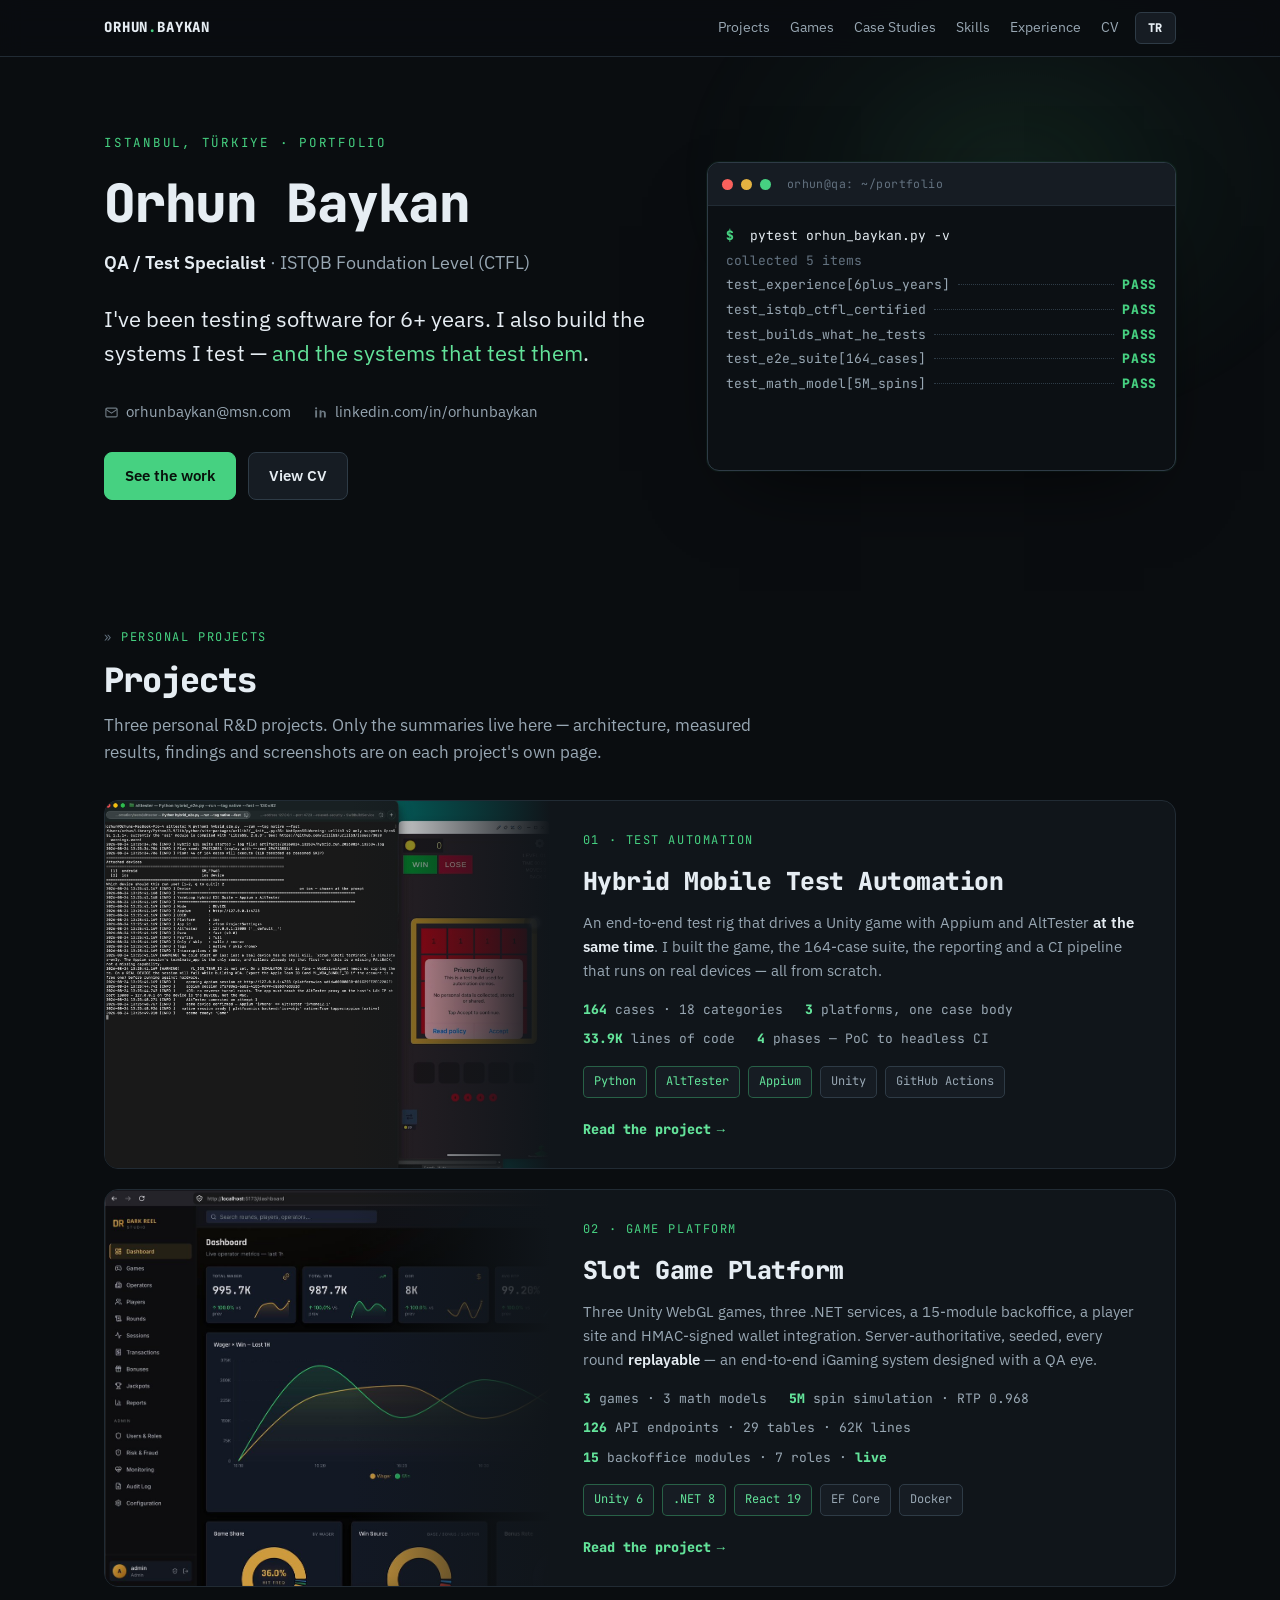
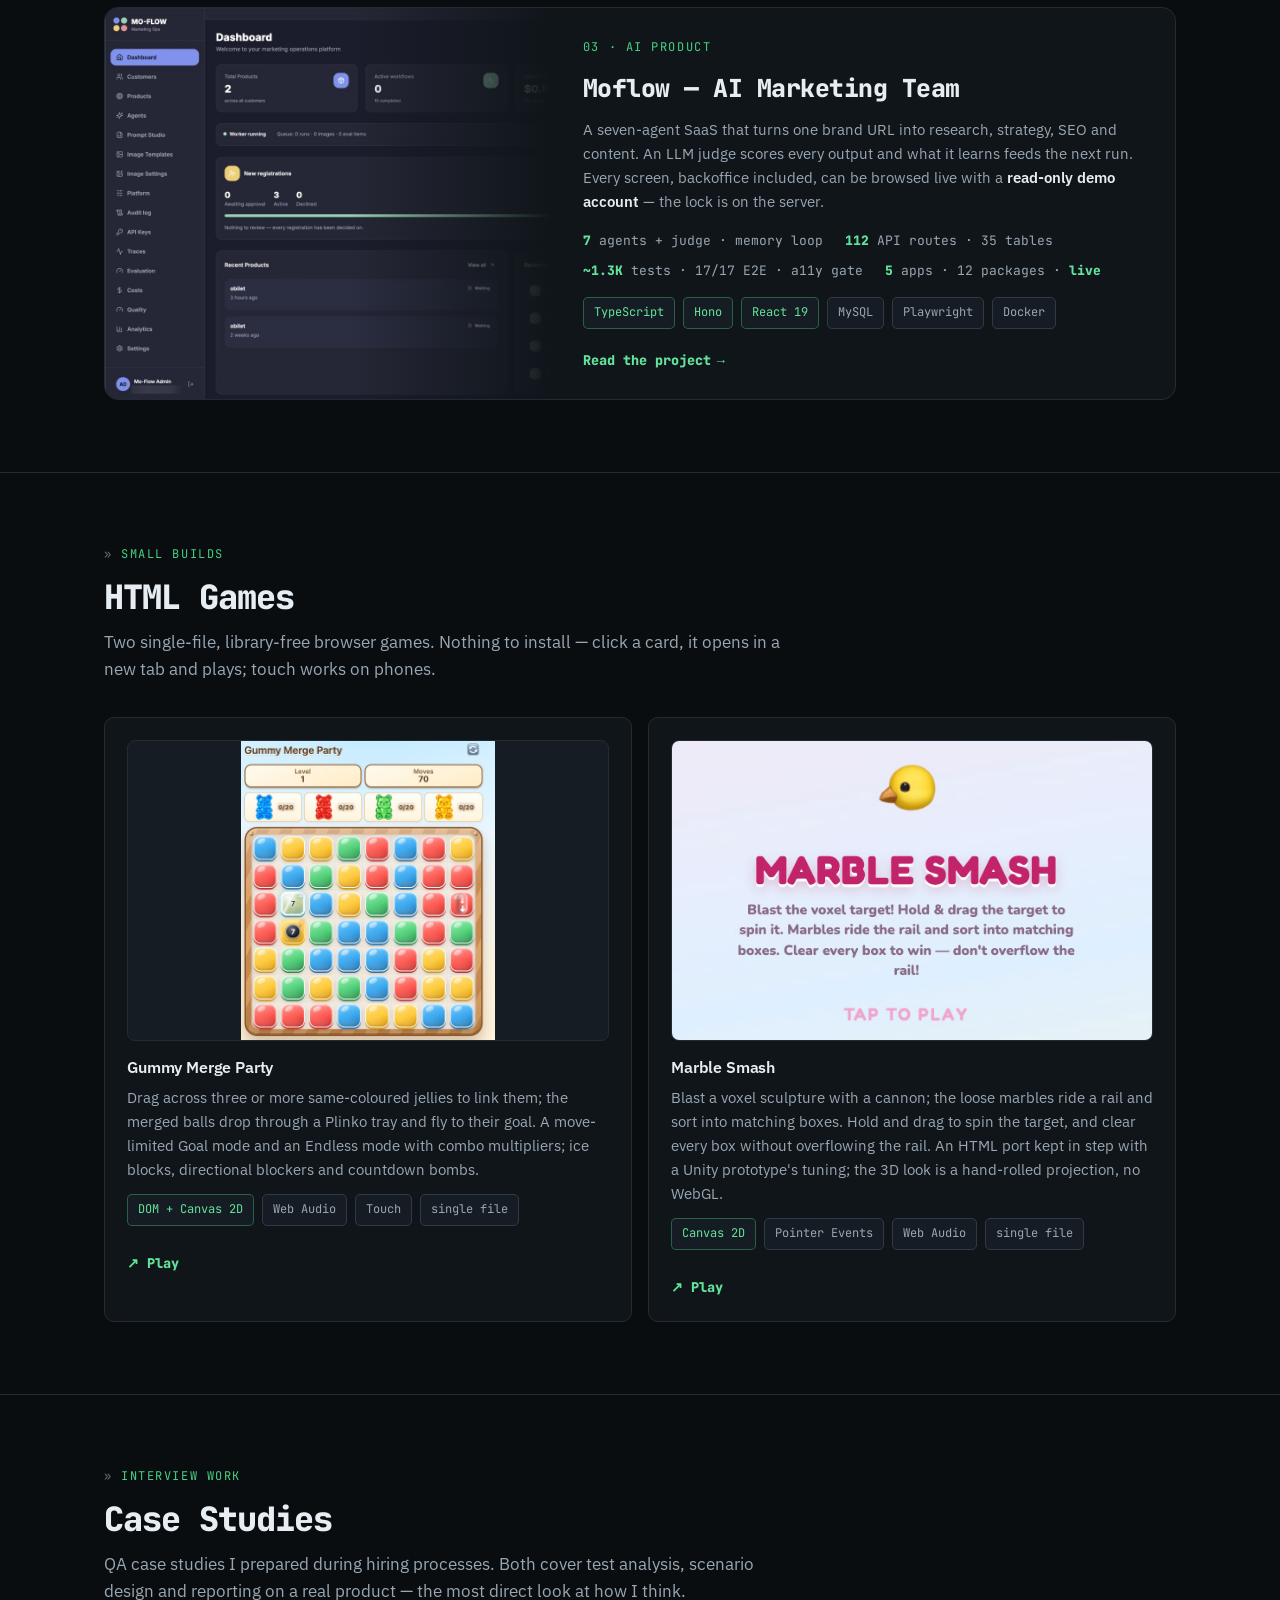
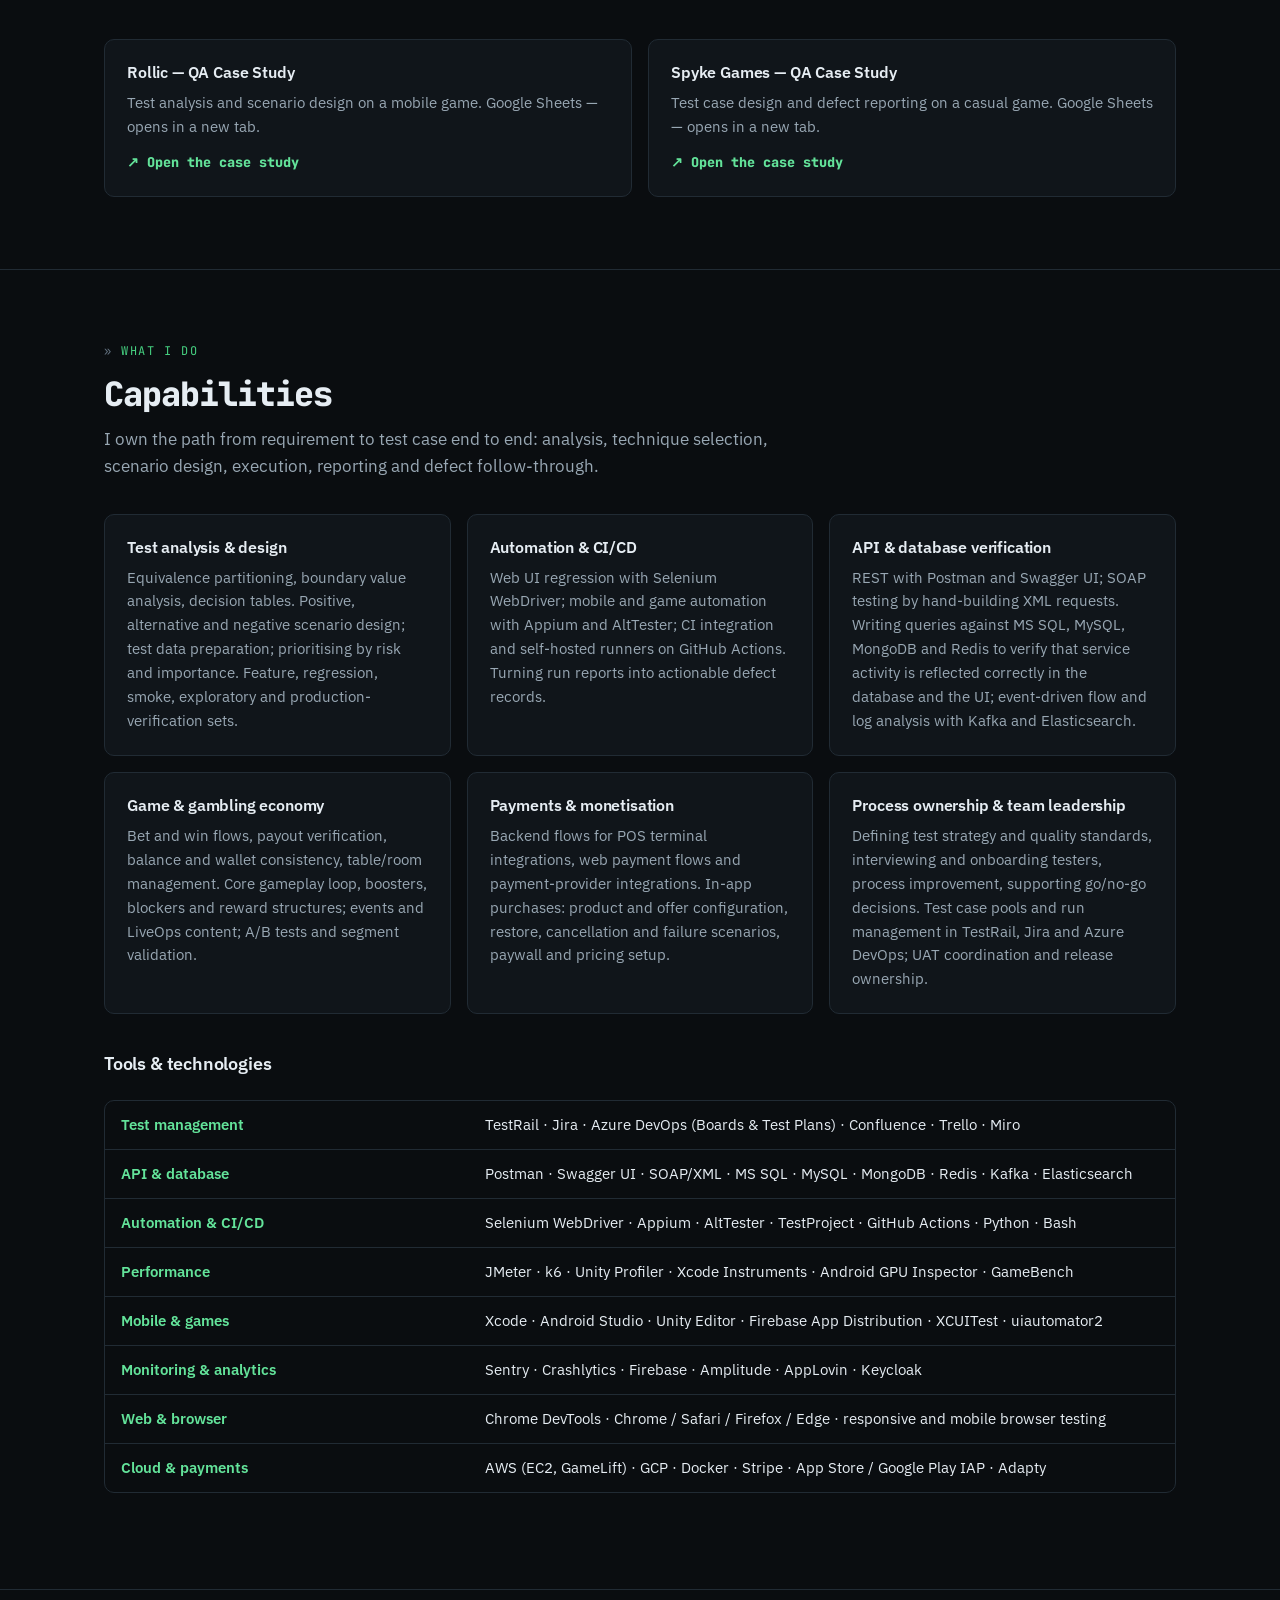
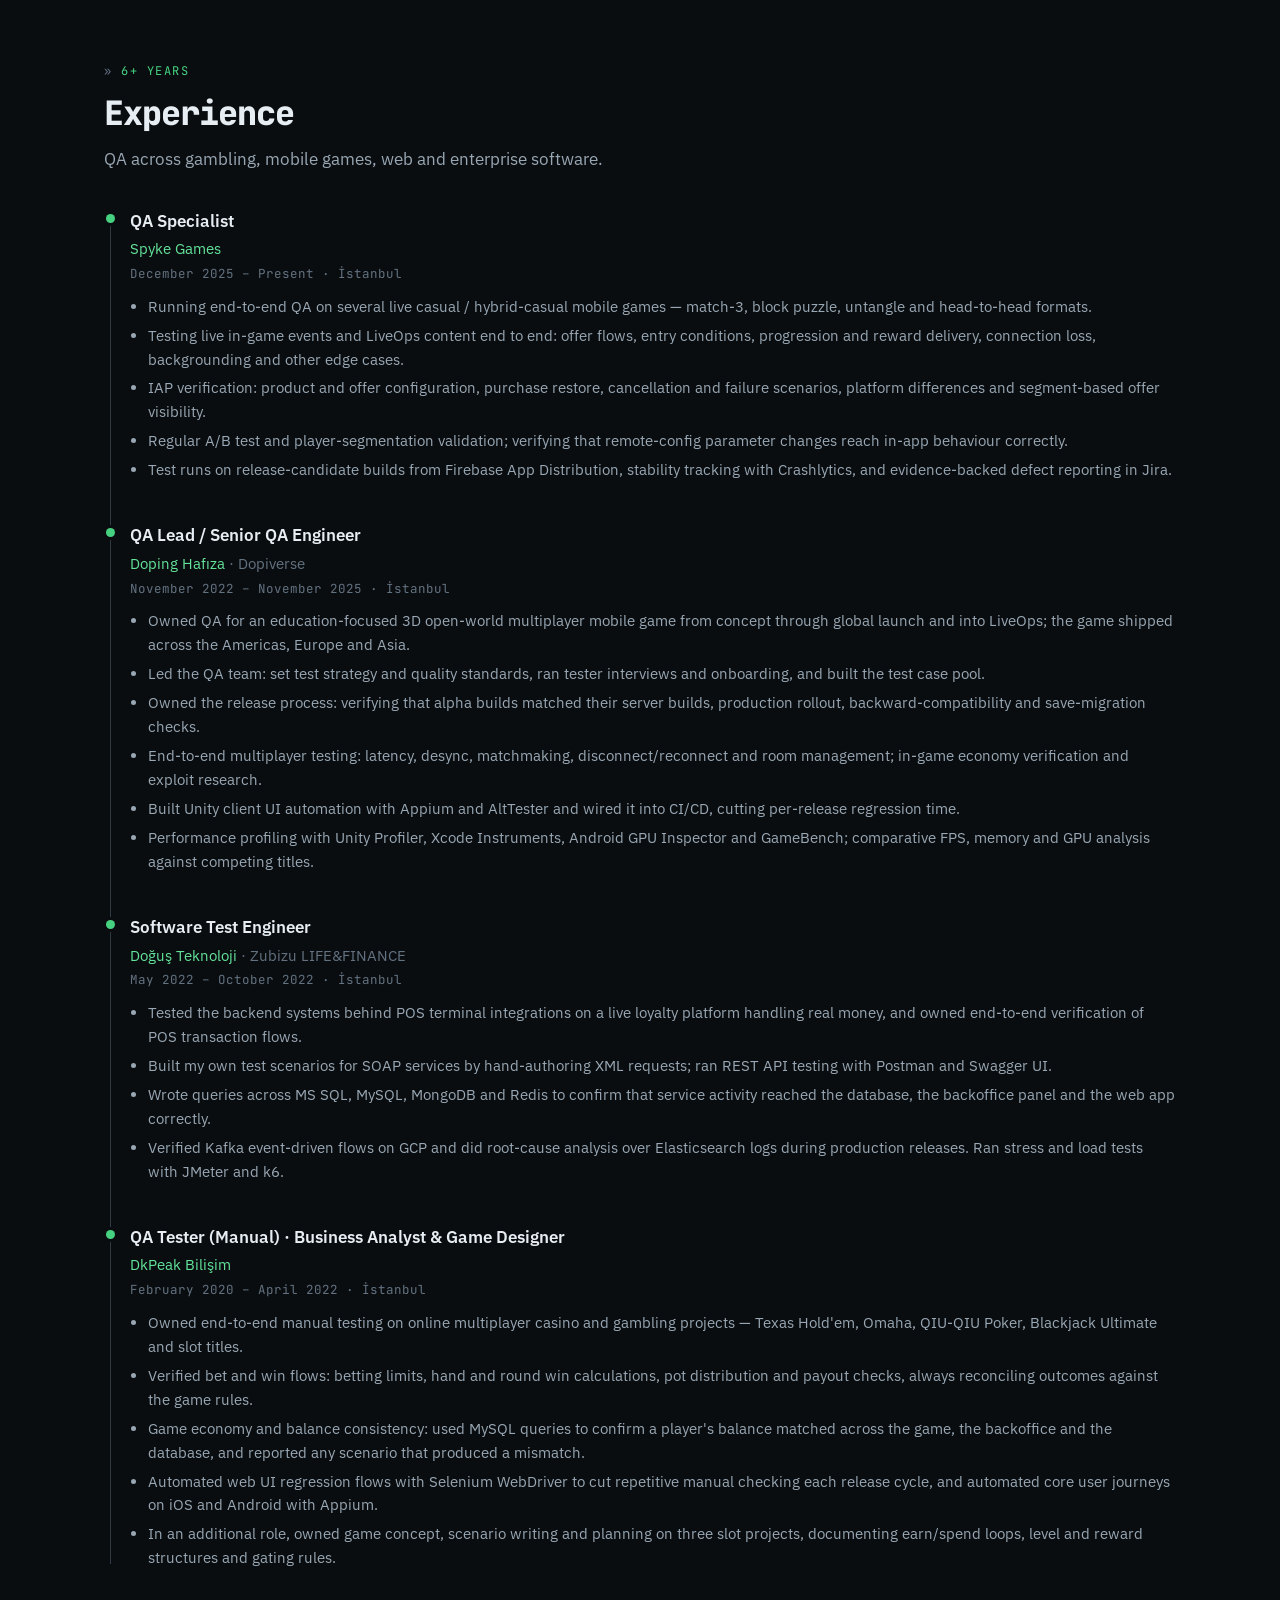
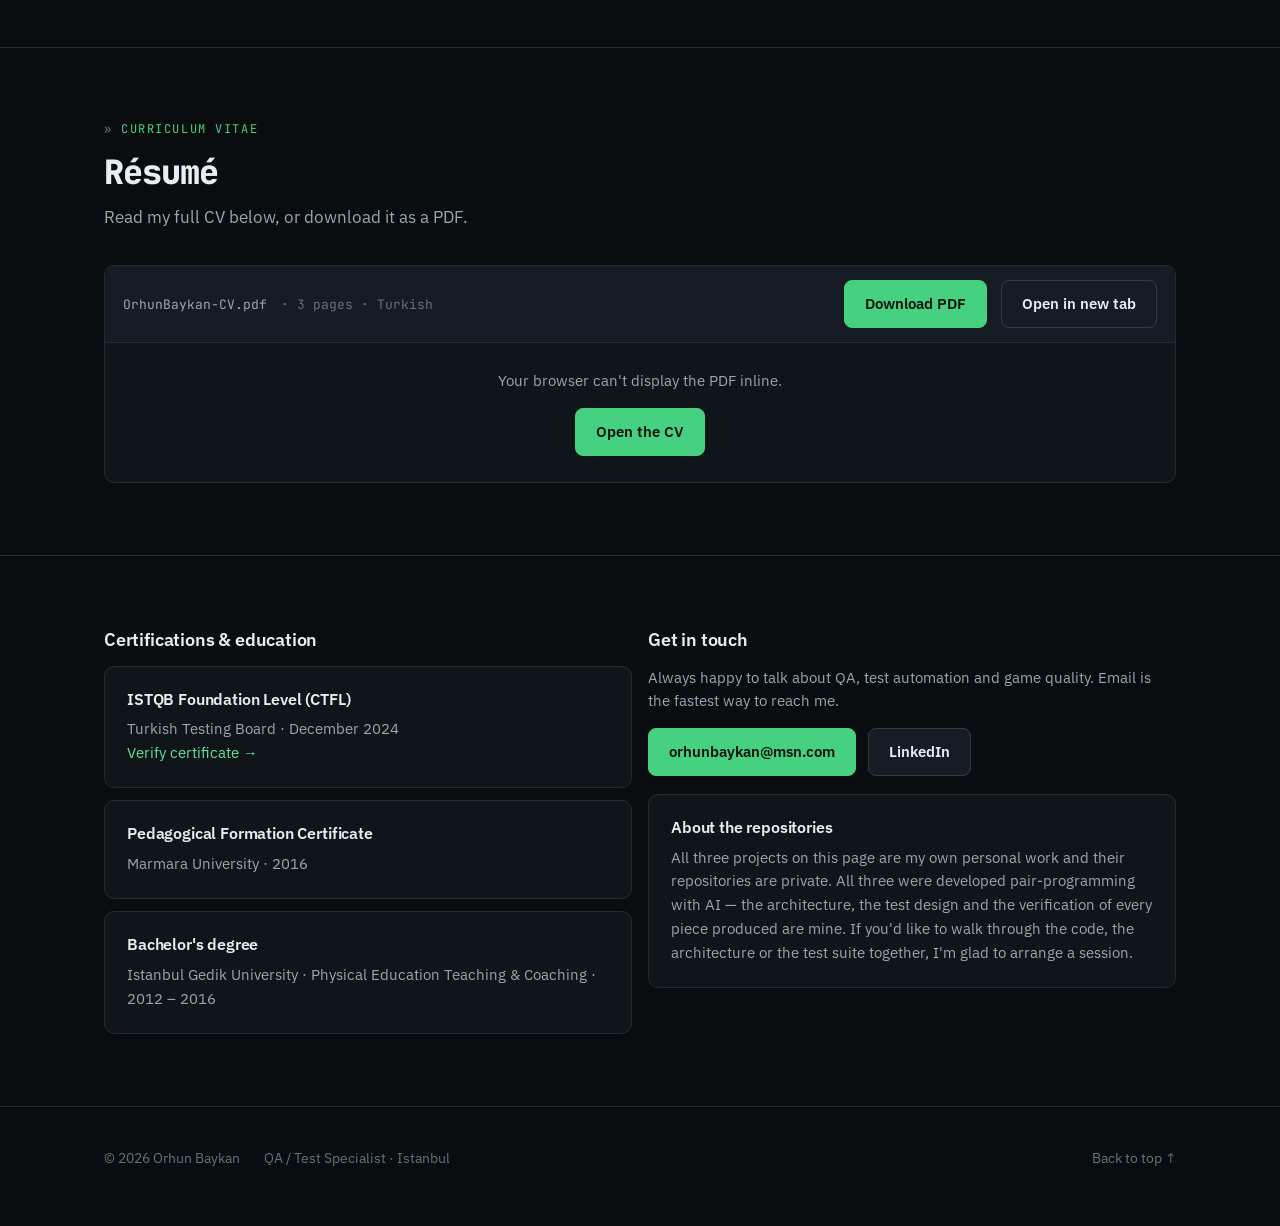
<file: index.html>
<!doctype html>
<html lang="tr" data-title-tr="Orhun Baykan — QA / Test Uzmanı" data-title-en="Orhun Baykan — QA / Test Specialist">
<head>
<meta charset="utf-8">
<meta name="viewport" content="width=device-width, initial-scale=1">
<title>Orhun Baykan — QA / Test Uzmanı</title>
<meta name="description" content="QA / Test Uzmanı, ISTQB CTFL. 6+ yıl test deneyimi, hibrit mobil test otomasyonu ve oyun platformu projeleri.">
<link rel="icon" href="data:image/svg+xml,<svg xmlns='http://www.w3.org/2000/svg' viewBox='0 0 100 100'><rect x='4' y='4' width='92' height='92' rx='18' fill='%230C1014' stroke='%2346D181' stroke-width='6'/><text y='72' x='50' text-anchor='middle' font-size='58' font-family='monospace' font-weight='700' fill='%2346D181'>OB</text></svg>">
<link rel="stylesheet" href="assets/css/site.css">
</head>
<body>

<!-- ==================== UST BAR ==================== -->
<div class="topbar">
  <div class="wrap">
    <a class="brand" href="./">ORHUN<span>.</span>BAYKAN</a>
    <nav class="navlinks" id="navlinks">
      <a href="#projeler"><span data-lang="tr">Projeler</span><span data-lang="en">Projects</span></a>
      <a href="#oyunlar"><span data-lang="tr">Oyunlar</span><span data-lang="en">Games</span></a>
      <a href="#casestudy"><span data-lang="tr">Case Study</span><span data-lang="en">Case Studies</span></a>
      <a href="#yetkinlik"><span data-lang="tr">Yetkinlikler</span><span data-lang="en">Skills</span></a>
      <a href="#deneyim"><span data-lang="tr">Deneyim</span><span data-lang="en">Experience</span></a>
      <a href="#cv">CV</a>
    </nav>
    <button class="menubtn" id="menubtn" type="button" aria-label="Menu" aria-controls="navlinks" aria-expanded="false"><svg viewBox="0 0 24 24" fill="none" stroke="currentColor" stroke-width="2" stroke-linecap="round"><path d="M4 7h16M4 12h16M4 17h16"/></svg></button>
    <button class="langbtn" id="langbtn" type="button" aria-label="Change language">
      <span data-lang="tr">EN</span><span data-lang="en">TR</span>
    </button>
  </div>
</div>

<!-- ==================== HERO ==================== -->
<div class="wrap">
<header class="hero">
  <div class="herogrid">
    <div>
      <div class="eyebrow">
        <span data-lang="tr">İstanbul, Türkiye · Portföy</span>
        <span data-lang="en">Istanbul, Türkiye · Portfolio</span>
      </div>

      <h1>Orhun Baykan</h1>
      <div class="role">
        <b>QA / Test <span data-lang="tr">Uzmanı</span><span data-lang="en">Specialist</span></b>
        · ISTQB Foundation Level (CTFL)
      </div>

      <p class="lede">
        <span data-lang="tr">6+ yıldır yazılım test ediyorum. Test ettiğim sistemleri — <em>ve onları test eden sistemleri</em> — kendim de kuruyorum.</span>
        <span data-lang="en">I've been testing software for 6+ years. I also build the systems I test — <em>and the systems that test them</em>.</span>
      </p>

      <div class="meta">
        <a href="mailto:orhunbaykan@msn.com"><svg viewBox="0 0 24 24" fill="none" stroke="currentColor" stroke-width="1.8"><rect x="3" y="5" width="18" height="14" rx="2"/><path d="m3 7 9 6 9-6"/></svg>orhunbaykan@msn.com</a>
        <a href="https://www.linkedin.com/in/orhunbaykan" target="_blank" rel="noopener"><svg viewBox="0 0 24 24" fill="currentColor"><path d="M6.5 8.5h-3V20h3V8.5zM5 7a1.75 1.75 0 1 0 0-3.5A1.75 1.75 0 0 0 5 7zm15.5 13v-6.3c0-3.1-1.7-4.5-3.9-4.5-1.8 0-2.6 1-3.1 1.7V8.5h-3V20h3v-5.7c0-1.5.3-3 2.2-3 1.8 0 1.8 1.7 1.8 3.1V20h3z"/></svg>linkedin.com/in/orhunbaykan</a>
      </div>

      <div class="btnrow">
        <a class="btn primary" href="#projeler">
          <span data-lang="tr">Projelere bak</span><span data-lang="en">See the work</span>
        </a>
        <a class="btn" href="#cv">
          <span data-lang="tr">CV'yi görüntüle</span><span data-lang="en">View CV</span>
        </a>
      </div>
    </div>

    <div class="term" id="heroterm" role="img" aria-label="pytest: 5 passed">
      <div class="termbar"><i></i><i></i><i></i><span class="tt">orhun@qa: ~/portfolio</span></div>
      <div class="termbody">
        <div class="tl-line"><span class="prompt">$&nbsp;</span><span class="cmd">pytest orhun_baykan.py -v</span></div>
        <div class="tl-line dim">collected 5 items</div>
        <div class="tl-line"><span class="tname">test_experience[6plus_years]</span><span class="tdots"></span><span class="tpass">PASS</span></div>
        <div class="tl-line"><span class="tname">test_istqb_ctfl_certified</span><span class="tdots"></span><span class="tpass">PASS</span></div>
        <div class="tl-line"><span class="tname">test_builds_what_he_tests</span><span class="tdots"></span><span class="tpass">PASS</span></div>
        <div class="tl-line"><span class="tname">test_e2e_suite[164_cases]</span><span class="tdots"></span><span class="tpass">PASS</span></div>
        <div class="tl-line"><span class="tname">test_math_model[5M_spins]</span><span class="tdots"></span><span class="tpass">PASS</span></div>
        <div class="tl-sum">════ 5 passed in 0.02s ════ <span class="cursor" aria-hidden="true"></span></div>
      </div>
    </div>
  </div>
</header>

</div>

<!-- ==================== PROJELER ==================== -->
<section id="projeler">
<div class="wrap">
  <div class="shead">
    <div class="stag"><span data-lang="tr">Kişisel projeler</span><span data-lang="en">Personal projects</span></div>
    <h2><span data-lang="tr">Projeler</span><span data-lang="en">Projects</span></h2>
    <p class="sub">
      <span data-lang="tr">Üç kişisel Ar-Ge projesi. Burada yalnızca özetleri var — mimari, ölçülmüş sonuçlar, bulgular ve ekran görüntüleri her projenin kendi sayfasında.</span>
      <span data-lang="en">Three personal R&amp;D projects. Only the summaries live here — architecture, measured results, findings and screenshots are on each project's own page.</span>
    </p>
  </div>

  <div class="projects">
    <a class="proj" href="projects/otomasyon/">
      <div class="pcover"><img src="assets/img/qa-hybrid-run.jpg" alt="Terminal log and iPhone driven side by side" loading="lazy"></div>
      <div class="pbody">
        <div class="ptag"><span data-lang="tr">01 · Test otomasyonu</span><span data-lang="en">01 · Test automation</span></div>
        <h3><span data-lang="tr">Hibrit Mobil Test Otomasyonu</span><span data-lang="en">Hybrid Mobile Test Automation</span></h3>
        <p>
          <span data-lang="tr">Bir Unity oyununu Appium ve AltTester ile <b style="color:var(--ink)">aynı anda</b> süren uçtan uca test altyapısı. Oyunu, 164 senaryoluk test paketini, raporlamayı ve gerçek cihazlarda koşan CI hattını sıfırdan kurdum.</span>
          <span data-lang="en">An end-to-end test rig that drives a Unity game with Appium and AltTester <b style="color:var(--ink)">at the same time</b>. I built the game, the 164-case suite, the reporting and a CI pipeline that runs on real devices — all from scratch.</span>
        </p>
        <ul class="pfacts">
          <li><b>164</b> <span data-lang="tr">senaryo · 18 kategori</span><span data-lang="en">cases · 18 categories</span></li>
          <li><b>3</b> <span data-lang="tr">platform, tek case gövdesi</span><span data-lang="en">platforms, one case body</span></li>
          <li><b>33.9K</b> <span data-lang="tr">satır kod</span><span data-lang="en">lines of code</span></li>
          <li><b>4</b> <span data-lang="tr">faz — PoC'ten headless CI'a</span><span data-lang="en">phases — PoC to headless CI</span></li>
        </ul>
        <div class="badges">
          <span class="badge g">Python</span><span class="badge g">AltTester</span><span class="badge g">Appium</span>
          <span class="badge">Unity</span><span class="badge">GitHub Actions</span>
        </div>
        <span class="pgo"><span data-lang="tr">Projeyi incele</span><span data-lang="en">Read the project</span></span>
      </div>
    </a>

    <a class="proj" href="projects/platform/">
      <div class="pcover"><img src="assets/img/slot-dashboard.jpg" alt="Backoffice dashboard" loading="lazy"></div>
      <div class="pbody">
        <div class="ptag"><span data-lang="tr">02 · Oyun platformu</span><span data-lang="en">02 · Game platform</span></div>
        <h3><span data-lang="tr">Slot Oyun Platformu</span><span data-lang="en">Slot Game Platform</span></h3>
        <p>
          <span data-lang="tr">Üç Unity WebGL oyunu, üç .NET servisi, 15 modüllü yönetim paneli, oyuncu sitesi ve HMAC imzalı cüzdan entegrasyonu. Sunucu otoriteli, seed'li, her turu <b style="color:var(--ink)">replay edilebilir</b> — QA gözüyle tasarlanmış uçtan uca bir iGaming sistemi.</span>
          <span data-lang="en">Three Unity WebGL games, three .NET services, a 15-module backoffice, a player site and HMAC-signed wallet integration. Server-authoritative, seeded, every round <b style="color:var(--ink)">replayable</b> — an end-to-end iGaming system designed with a QA eye.</span>
        </p>
        <ul class="pfacts">
          <li><b>3</b> <span data-lang="tr">oyun · 3 matematik modeli</span><span data-lang="en">games · 3 math models</span></li>
          <li><b>5M</b> <span data-lang="tr">spin simülasyonu · RTP 0.968</span><span data-lang="en">spin simulation · RTP 0.968</span></li>
          <li><b>126</b> <span data-lang="tr">API endpoint · 29 tablo · 62K satır</span><span data-lang="en">API endpoints · 29 tables · 62K lines</span></li>
          <li><b>15</b> <span data-lang="tr">modüllü panel · 7 rol · <b style="color:var(--acc2)">yayında</b></span><span data-lang="en">backoffice modules · 7 roles · <b style="color:var(--acc2)">live</b></span></li>
        </ul>
        <div class="badges">
          <span class="badge g">Unity 6</span><span class="badge g">.NET 8</span><span class="badge g">React 19</span>
          <span class="badge">EF Core</span><span class="badge">Docker</span>
        </div>
        <span class="pgo"><span data-lang="tr">Projeyi incele</span><span data-lang="en">Read the project</span></span>
      </div>
    </a>

    <a class="proj" href="projects/moflow/">
      <div class="pcover"><img src="assets/img/moflow-backoffice-dashboard.jpg" alt="Moflow backoffice dashboard" loading="lazy"></div>
      <div class="pbody">
        <div class="ptag"><span data-lang="tr">03 · AI ürünü</span><span data-lang="en">03 · AI product</span></div>
        <h3><span data-lang="tr">Moflow — AI Pazarlama Ekibi</span><span data-lang="en">Moflow — AI Marketing Team</span></h3>
        <p>
          <span data-lang="tr">Tek bir marka URL'sinden araştırma, strateji, SEO ve içerik üreten yedi ajanlı bir SaaS. Her çıktıyı bir LLM hakem puanlar, öğrenilenler bir sonraki koşuyu besler. Yönetim paneli dahil her ekranı <b style="color:var(--ink)">salt-okunur demo hesabıyla</b> canlıda gezebilirsiniz — kilit sunucuda.</span>
          <span data-lang="en">A seven-agent SaaS that turns one brand URL into research, strategy, SEO and content. An LLM judge scores every output and what it learns feeds the next run. Every screen, backoffice included, can be browsed live with a <b style="color:var(--ink)">read-only demo account</b> — the lock is on the server.</span>
        </p>
        <ul class="pfacts">
          <li><b>7</b> <span data-lang="tr">ajan + hakem · hafıza döngüsü</span><span data-lang="en">agents + judge · memory loop</span></li>
          <li><b>112</b> <span data-lang="tr">API route · 35 tablo</span><span data-lang="en">API routes · 35 tables</span></li>
          <li><b>~1.3K</b> <span data-lang="tr">test · 17/17 E2E · a11y kapısı</span><span data-lang="en">tests · 17/17 E2E · a11y gate</span></li>
          <li><b>5</b> <span data-lang="tr">uygulama · 12 paket · <b style="color:var(--acc2)">yayında</b></span><span data-lang="en">apps · 12 packages · <b style="color:var(--acc2)">live</b></span></li>
        </ul>
        <div class="badges">
          <span class="badge g">TypeScript</span><span class="badge g">Hono</span><span class="badge g">React 19</span>
          <span class="badge">MySQL</span><span class="badge">Playwright</span><span class="badge">Docker</span>
        </div>
        <span class="pgo"><span data-lang="tr">Projeyi incele</span><span data-lang="en">Read the project</span></span>
      </div>
    </a>
  </div>
</div>
</section>

<!-- ==================== OYUNLAR ==================== -->
<section id="oyunlar">
<div class="wrap">
  <div class="shead">
    <div class="stag"><span data-lang="tr">Küçük işler</span><span data-lang="en">Small builds</span></div>
    <h2><span data-lang="tr">HTML Oyunları</span><span data-lang="en">HTML Games</span></h2>
    <p class="sub">
      <span data-lang="tr">Tek dosyalık, kütüphanesiz iki tarayıcı oyunu. Kurulum yok — karta tıklayın, yeni sekmede açılır ve oynanır; telefonda dokunmatik çalışır.</span>
      <span data-lang="en">Two single-file, library-free browser games. Nothing to install — click a card, it opens in a new tab and plays; touch works on phones.</span>
    </p>
  </div>

  <div class="grid2">
    <a class="card cslink" href="games/gummy-merge-party/" target="_blank" rel="noopener">
      <div class="gcover"><img src="assets/img/game-gummy-merge-party.jpg" alt="Gummy Merge Party gameplay" loading="lazy"></div>
      <h4>Gummy Merge Party</h4>
      <p><span data-lang="tr">Aynı renkten üç ve üzeri jöleyi sürükleyerek bağla; birleşen toplar alttaki Plinko tablasından geçip hedefe uçar. Hamle sınırlı Hedef modu ve kombo çarpanlı Sonsuz mod; buz blokları, yön engelleri ve geri sayan bombalar.</span><span data-lang="en">Drag across three or more same-coloured jellies to link them; the merged balls drop through a Plinko tray and fly to their goal. A move-limited Goal mode and an Endless mode with combo multipliers; ice blocks, directional blockers and countdown bombs.</span></p>
      <div class="badges" style="margin:12px 0 14px">
        <span class="badge g">DOM + Canvas 2D</span><span class="badge">Web Audio</span><span class="badge">Touch</span><span class="badge"><span data-lang="tr">tek dosya</span><span data-lang="en">single file</span></span>
      </div>
      <span class="csgo">↗ <span data-lang="tr">Oyna</span><span data-lang="en">Play</span></span>
    </a>
    <a class="card cslink" href="games/marble-smash/" target="_blank" rel="noopener">
      <div class="gcover fill"><img src="assets/img/game-marble-smash.jpg" alt="Marble Smash splash screen" loading="lazy"></div>
      <h4>Marble Smash</h4>
      <p><span data-lang="tr">Topla voksel heykeli parçala; kopan bilyeler raydan akıp aynı renkli kutulara dizilir. Hedefi tutup sürükleyerek döndür, rayı taşırmadan bütün kutuları temizle. Bir Unity prototipinin ayarlarıyla birebir tutulan HTML portu; 3B görünüm elle yazılmış bir projeksiyondur, WebGL yok.</span><span data-lang="en">Blast a voxel sculpture with a cannon; the loose marbles ride a rail and sort into matching boxes. Hold and drag to spin the target, and clear every box without overflowing the rail. An HTML port kept in step with a Unity prototype's tuning; the 3D look is a hand-rolled projection, no WebGL.</span></p>
      <div class="badges" style="margin:12px 0 14px">
        <span class="badge g">Canvas 2D</span><span class="badge">Pointer Events</span><span class="badge">Web Audio</span><span class="badge"><span data-lang="tr">tek dosya</span><span data-lang="en">single file</span></span>
      </div>
      <span class="csgo">↗ <span data-lang="tr">Oyna</span><span data-lang="en">Play</span></span>
    </a>
  </div>
</div>
</section>

<!-- ==================== CASE STUDY ==================== -->
<section id="casestudy">
<div class="wrap">
  <div class="shead">
    <div class="stag"><span data-lang="tr">Mülakat çalışmaları</span><span data-lang="en">Interview work</span></div>
    <h2><span data-lang="tr">Case Study'ler</span><span data-lang="en">Case Studies</span></h2>
    <p class="sub">
      <span data-lang="tr">İşe alım süreçlerinde hazırladığım QA case study çalışmaları. İkisi de gerçek bir ürün üzerinden test analizi, senaryo tasarımı ve raporlama içeriyor — nasıl düşündüğümü görmek için en doğrudan kaynak.</span>
      <span data-lang="en">QA case studies I prepared during hiring processes. Both cover test analysis, scenario design and reporting on a real product — the most direct look at how I think.</span>
    </p>
  </div>

  <div class="grid2">
    <a class="card cslink" href="https://docs.google.com/spreadsheets/d/12mnS4ftBZuf1dLyGaZLtfo1AubF04DUJ/edit?gid=616823622#gid=616823622" target="_blank" rel="noopener">
      <h4>Rollic — QA Case Study</h4>
      <p><span data-lang="tr">Mobil oyun üzerine test analizi ve senaryo tasarımı çalışması. Google Sheets — yeni sekmede açılır.</span><span data-lang="en">Test analysis and scenario design on a mobile game. Google Sheets — opens in a new tab.</span></p>
      <span class="csgo">↗ <span data-lang="tr">Case study'yi aç</span><span data-lang="en">Open the case study</span></span>
    </a>
    <a class="card cslink" href="https://docs.google.com/spreadsheets/d/1ZiLa3qmHNg48y3fVaMApUjtguJbfLfW-I8v6UOAhSYs/edit?gid=858478243#gid=858478243" target="_blank" rel="noopener">
      <h4>Spyke Games — QA Case Study</h4>
      <p><span data-lang="tr">Casual oyun üzerine test durumu tasarımı ve hata raporlama çalışması. Google Sheets — yeni sekmede açılır.</span><span data-lang="en">Test case design and defect reporting on a casual game. Google Sheets — opens in a new tab.</span></p>
      <span class="csgo">↗ <span data-lang="tr">Case study'yi aç</span><span data-lang="en">Open the case study</span></span>
    </a>
  </div>
</div>
</section>

<!-- ==================== YETKINLIKLER ==================== -->
<section id="yetkinlik">
<div class="wrap">
  <div class="shead">
    <div class="stag"><span data-lang="tr">Ne yapabilirim</span><span data-lang="en">What I do</span></div>
    <h2><span data-lang="tr">Yetkinlikler</span><span data-lang="en">Capabilities</span></h2>
    <p class="sub">
      <span data-lang="tr">Gereksinimden test durumuna kadar olan süreci uçtan uca yürütürüm: test analizi, teknik seçimi, senaryo tasarımı, koşum, raporlama ve çözüm takibi.</span>
      <span data-lang="en">I own the path from requirement to test case end to end: analysis, technique selection, scenario design, execution, reporting and defect follow-through.</span>
    </p>
  </div>

  <div class="grid2">
    <div class="card">
      <h4><span data-lang="tr">Test analizi &amp; tasarımı</span><span data-lang="en">Test analysis &amp; design</span></h4>
      <p><span data-lang="tr">Denklik paylaştırma, sınır değer analizi, karar tablosu. Pozitif, alternatif ve negatif senaryo tasarımı; test datası hazırlama; senaryoların risk ve önem sırasına göre önceliklendirilmesi. Feature, regresyon, smoke, exploratory ve prod doğrulama setleri.</span>
      <span data-lang="en">Equivalence partitioning, boundary value analysis, decision tables. Positive, alternative and negative scenario design; test data preparation; prioritising by risk and importance. Feature, regression, smoke, exploratory and production-verification sets.</span></p>
    </div>
    <div class="card">
      <h4><span data-lang="tr">Otomasyon &amp; CI/CD</span><span data-lang="en">Automation &amp; CI/CD</span></h4>
      <p><span data-lang="tr">Selenium WebDriver ile web UI regresyonu; Appium ve AltTester ile mobil ve oyun otomasyonu; GitHub Actions ile CI hattına entegrasyon ve self-hosted runner kurulumu. Koşum raporlarının incelenip hata kaydına dönüştürülmesi.</span>
      <span data-lang="en">Web UI regression with Selenium WebDriver; mobile and game automation with Appium and AltTester; CI integration and self-hosted runners on GitHub Actions. Turning run reports into actionable defect records.</span></p>
    </div>
    <div class="card">
      <h4><span data-lang="tr">API &amp; veritabanı doğrulaması</span><span data-lang="en">API &amp; database verification</span></h4>
      <p><span data-lang="tr">Postman ve Swagger UI ile REST; sıfırdan XML request kurgulayarak SOAP servis testleri. MS SQL, MySQL, MongoDB ve Redis üzerinde sorgu yazarak servis hareketlerinin veritabanı ve arayüz tarafındaki yansımalarını doğrulama; Kafka ve Elasticsearch ile olay tabanlı akış ve log analizi.</span>
      <span data-lang="en">REST with Postman and Swagger UI; SOAP testing by hand-building XML requests. Writing queries against MS SQL, MySQL, MongoDB and Redis to verify that service activity is reflected correctly in the database and the UI; event-driven flow and log analysis with Kafka and Elasticsearch.</span></p>
    </div>
    <div class="card">
      <h4><span data-lang="tr">Oyun &amp; şans oyunları ekonomisi</span><span data-lang="en">Game &amp; gambling economy</span></h4>
      <p><span data-lang="tr">Bahis ve kazanç akışları, payout doğrulaması, bakiye ve cüzdan tutarlılığı, masa/oda yönetimi. Core gameplay loop, booster, engel ve ödül yapıları; event ve LiveOps içerikleri; A/B testleri ve segment doğrulamaları.</span>
      <span data-lang="en">Bet and win flows, payout verification, balance and wallet consistency, table/room management. Core gameplay loop, boosters, blockers and reward structures; events and LiveOps content; A/B tests and segment validation.</span></p>
    </div>
    <div class="card">
      <h4><span data-lang="tr">Ödeme &amp; monetizasyon</span><span data-lang="en">Payments &amp; monetisation</span></h4>
      <p><span data-lang="tr">POS terminal entegrasyonlarının backend akışları, web ödeme akışları ve ödeme sağlayıcı entegrasyonları. Uygulama içi satın alma (IAP): ürün ve teklif konfigürasyonu, satın alma geri yükleme, iptal ve hata senaryoları, paywall ve fiyat kurgusu.</span>
      <span data-lang="en">Backend flows for POS terminal integrations, web payment flows and payment-provider integrations. In-app purchases: product and offer configuration, restore, cancellation and failure scenarios, paywall and pricing setup.</span></p>
    </div>
    <div class="card">
      <h4><span data-lang="tr">Süreç sahipliği &amp; ekip liderliği</span><span data-lang="en">Process ownership &amp; team leadership</span></h4>
      <p><span data-lang="tr">Test stratejisi ve kalite standardı oluşturma, test uzmanı mülakatı ve onboarding, süreç iyileştirme, go/no-go kararına destek. TestRail, Jira ve Azure DevOps üzerinde test case havuzu ve koşum yönetimi; UAT koordinasyonu ve sürüm sahipliği.</span>
      <span data-lang="en">Defining test strategy and quality standards, interviewing and onboarding testers, process improvement, supporting go/no-go decisions. Test case pools and run management in TestRail, Jira and Azure DevOps; UAT coordination and release ownership.</span></p>
    </div>
  </div>

  <h3 style="font-size:1.15rem;margin:38px 0 14px">
    <span data-lang="tr">Araçlar ve teknolojiler</span><span data-lang="en">Tools &amp; technologies</span>
  </h3>
  <div class="tablewrap">
    <table>
      <tbody>
        <tr><td style="width:34%;color:var(--acc2);font-weight:600"><span data-lang="tr">Test yönetimi</span><span data-lang="en">Test management</span></td><td>TestRail · Jira · Azure DevOps (Boards &amp; Test Plans) · Confluence · Trello · Miro</td></tr>
        <tr><td style="color:var(--acc2);font-weight:600"><span data-lang="tr">API &amp; veritabanı</span><span data-lang="en">API &amp; database</span></td><td>Postman · Swagger UI · SOAP/XML · MS SQL · MySQL · MongoDB · Redis · Kafka · Elasticsearch</td></tr>
        <tr><td style="color:var(--acc2);font-weight:600"><span data-lang="tr">Otomasyon &amp; CI/CD</span><span data-lang="en">Automation &amp; CI/CD</span></td><td>Selenium WebDriver · Appium · AltTester · TestProject · GitHub Actions · Python · Bash</td></tr>
        <tr><td style="color:var(--acc2);font-weight:600"><span data-lang="tr">Performans</span><span data-lang="en">Performance</span></td><td>JMeter · k6 · Unity Profiler · Xcode Instruments · Android GPU Inspector · GameBench</td></tr>
        <tr><td style="color:var(--acc2);font-weight:600"><span data-lang="tr">Mobil &amp; oyun</span><span data-lang="en">Mobile &amp; games</span></td><td>Xcode · Android Studio · Unity Editor · Firebase App Distribution · XCUITest · uiautomator2</td></tr>
        <tr><td style="color:var(--acc2);font-weight:600"><span data-lang="tr">İzleme &amp; analitik</span><span data-lang="en">Monitoring &amp; analytics</span></td><td>Sentry · Crashlytics · Firebase · Amplitude · AppLovin · Keycloak</td></tr>
        <tr><td style="color:var(--acc2);font-weight:600"><span data-lang="tr">Web &amp; tarayıcı</span><span data-lang="en">Web &amp; browser</span></td><td>Chrome DevTools · Chrome / Safari / Firefox / Edge · <span data-lang="tr">responsive ve mobil tarayıcı testleri</span><span data-lang="en">responsive and mobile browser testing</span></td></tr>
        <tr><td style="color:var(--acc2);font-weight:600"><span data-lang="tr">Bulut &amp; ödeme</span><span data-lang="en">Cloud &amp; payments</span></td><td>AWS (EC2, GameLift) · GCP · Docker · Stripe · App Store / Google Play IAP · Adapty</td></tr>
      </tbody>
    </table>
  </div>
</div>
</section>

<!-- ==================== DENEYIM ==================== -->
<section id="deneyim">
<div class="wrap">
  <div class="shead">
    <div class="stag"><span data-lang="tr">6+ yıl</span><span data-lang="en">6+ years</span></div>
    <h2><span data-lang="tr">Deneyim</span><span data-lang="en">Experience</span></h2>
    <p class="sub">
      <span data-lang="tr">Şans oyunları, mobil oyun, web ve kurumsal yazılım projelerinde QA.</span>
      <span data-lang="en">QA across gambling, mobile games, web and enterprise software.</span>
    </p>
  </div>

  <div class="tl">
    <div class="job">
      <div class="jt">QA Specialist</div>
      <div class="jc">Spyke Games</div>
      <div class="jd"><span data-lang="tr">Aralık 2025 – Halen</span><span data-lang="en">December 2025 – Present</span> · İstanbul</div>
      <ul>
        <li><span data-lang="tr">Match-3, blok/küp puzzle, ip çözme ve head-to-head formatlarında birden fazla canlı casual/hybrid-casual mobil oyunda uçtan uca QA süreçlerini yürütüyorum.</span><span data-lang="en">Running end-to-end QA on several live casual / hybrid-casual mobile games — match-3, block puzzle, untangle and head-to-head formats.</span></li>
        <li><span data-lang="tr">Canlı in-game event ve LiveOps içeriklerini uçtan uca test ediyorum: teklif akışları, giriş koşulları, ilerleme ve ödül dağıtımı, bağlantı kopması, arka plana alınıp geri dönme gibi edge case'ler.</span><span data-lang="en">Testing live in-game events and LiveOps content end to end: offer flows, entry conditions, progression and reward delivery, connection loss, backgrounding and other edge cases.</span></li>
        <li><span data-lang="tr">IAP doğrulamaları: ürün ve teklif konfigürasyonu, satın alma geri yükleme, iptal ve hata senaryoları, platform farkları ve segment bazlı teklif görünürlüğü.</span><span data-lang="en">IAP verification: product and offer configuration, purchase restore, cancellation and failure scenarios, platform differences and segment-based offer visibility.</span></li>
        <li><span data-lang="tr">Düzenli A/B testleri ve oyuncu segmentasyonu doğrulamaları; uzak konfigürasyon (remote config) üzerinden parametre değişikliklerinin uygulama içi davranışa doğru yansıdığının kontrolü.</span><span data-lang="en">Regular A/B test and player-segmentation validation; verifying that remote-config parameter changes reach in-app behaviour correctly.</span></li>
        <li><span data-lang="tr">Firebase App Distribution ile gelen sürüm adayı build'ler üzerinde test koşumları, Crashlytics ile stabilite takibi ve Jira üzerinde kanıtlı hata raporlama.</span><span data-lang="en">Test runs on release-candidate builds from Firebase App Distribution, stability tracking with Crashlytics, and evidence-backed defect reporting in Jira.</span></li>
      </ul>
    </div>

    <div class="job">
      <div class="jt">QA Lead / Senior QA Engineer</div>
      <div class="jc">Doping Hafıza <span style="color:var(--ink3)">· Dopiverse</span></div>
      <div class="jd"><span data-lang="tr">Kasım 2022 – Kasım 2025</span><span data-lang="en">November 2022 – November 2025</span> · İstanbul</div>
      <ul>
        <li><span data-lang="tr">Eğitim odaklı 3D mobil open-world multiplayer bir oyunun QA süreçlerini fikir aşamasından global lansmana ve LiveOps dönemine kadar yönettim; oyun Amerika, Avrupa ve Asya pazarlarında yayınlandı.</span><span data-lang="en">Owned QA for an education-focused 3D open-world multiplayer mobile game from concept through global launch and into LiveOps; the game shipped across the Americas, Europe and Asia.</span></li>
        <li><span data-lang="tr">QA ekibini yönettim: test stratejisi ve kalite standartlarını belirledim, test uzmanı mülakatlarını ve onboarding süreçlerini yürüttüm, test case havuzunu kurdum.</span><span data-lang="en">Led the QA team: set test strategy and quality standards, ran tester interviews and onboarding, and built the test case pool.</span></li>
        <li><span data-lang="tr">Sürüm sürecinin sahipliğini üstlendim: alfa build'ler ile eşleşen sunucu build'lerinin doğrulanması, prod yayını, geri uyumluluk ve kayıt taşıma (save migration) kontrolleri.</span><span data-lang="en">Owned the release process: verifying that alpha builds matched their server builds, production rollout, backward-compatibility and save-migration checks.</span></li>
        <li><span data-lang="tr">Multiplayer uçtan uca testler: latency, desync, matchmaking, bağlantı kopması ve yeniden bağlanma, oda yönetimi senaryoları; oyun içi ekonomi doğrulaması ve exploit araştırması.</span><span data-lang="en">End-to-end multiplayer testing: latency, desync, matchmaking, disconnect/reconnect and room management; in-game economy verification and exploit research.</span></li>
        <li><span data-lang="tr">Appium ve AltTester ile Unity client UI otomasyonunu kurdum ve CI/CD hattına entegre ederek sürüm başına regresyon koşum süresini kısalttım.</span><span data-lang="en">Built Unity client UI automation with Appium and AltTester and wired it into CI/CD, cutting per-release regression time.</span></li>
        <li><span data-lang="tr">Unity Profiler, Xcode Instruments, Android GPU Inspector ve GameBench ile performans profilleme; FPS, bellek ve GPU değerlerinin rakip oyunlarla karşılaştırmalı analizi.</span><span data-lang="en">Performance profiling with Unity Profiler, Xcode Instruments, Android GPU Inspector and GameBench; comparative FPS, memory and GPU analysis against competing titles.</span></li>
      </ul>
    </div>

    <div class="job">
      <div class="jt">Software Test Engineer</div>
      <div class="jc">Doğuş Teknoloji <span style="color:var(--ink3)">· Zubizu LIFE&amp;FINANCE</span></div>
      <div class="jd"><span data-lang="tr">Mayıs 2022 – Ekim 2022</span><span data-lang="en">May 2022 – October 2022</span> · İstanbul</div>
      <ul>
        <li><span data-lang="tr">Gerçek para akışı olan canlı bir sadakat platformunda POS terminal entegrasyonlarının backend sistemlerini test ettim; POS işlem akışlarının uçtan uca doğrulanmasında görev aldım.</span><span data-lang="en">Tested the backend systems behind POS terminal integrations on a live loyalty platform handling real money, and owned end-to-end verification of POS transaction flows.</span></li>
        <li><span data-lang="tr">SOAP tabanlı servislerde sıfırdan XML request'ler kurgulayarak kendi test senaryolarımı oluşturdum; Postman ve Swagger UI ile REST API testlerini yürüttüm.</span><span data-lang="en">Built my own test scenarios for SOAP services by hand-authoring XML requests; ran REST API testing with Postman and Swagger UI.</span></li>
        <li><span data-lang="tr">MS SQL, MySQL, MongoDB ve Redis üzerinde sorgu yazarak servis hareketlerinin veritabanına, yönetim paneline ve web uygulamasına doğru yansıdığını doğruladım.</span><span data-lang="en">Wrote queries across MS SQL, MySQL, MongoDB and Redis to confirm that service activity reached the database, the backoffice panel and the web app correctly.</span></li>
        <li><span data-lang="tr">GCP üzerinde Kafka olay tabanlı akışları doğruladım; prod sürüm süreçlerinde Elasticsearch logları üzerinden kök neden analizi yaptım. JMeter ve k6 ile stres ve yük testleri koştum.</span><span data-lang="en">Verified Kafka event-driven flows on GCP and did root-cause analysis over Elasticsearch logs during production releases. Ran stress and load tests with JMeter and k6.</span></li>
      </ul>
    </div>

    <div class="job">
      <div class="jt"><span data-lang="tr">QA Tester (Manuel Test Uzmanı) · Business Analyst &amp; Game Designer</span><span data-lang="en">QA Tester (Manual) · Business Analyst &amp; Game Designer</span></div>
      <div class="jc">DkPeak Bilişim</div>
      <div class="jd"><span data-lang="tr">Şubat 2020 – Nisan 2022</span><span data-lang="en">February 2020 – April 2022</span> · İstanbul</div>
      <ul>
        <li><span data-lang="tr">Online multiplayer casino ve şans oyunu projelerinde (Texas Hold'em, Omaha, QIU-QIU Poker, Blackjack Ultimate ve slot oyunları) uçtan uca manuel test sorumluluğunu üstlendim.</span><span data-lang="en">Owned end-to-end manual testing on online multiplayer casino and gambling projects — Texas Hold'em, Omaha, QIU-QIU Poker, Blackjack Ultimate and slot titles.</span></li>
        <li><span data-lang="tr">Bahis ve kazanç akışlarının doğrulanması: bahis limitleri, el ve tur sonu kazanç hesaplamaları, pot dağıtımı ve payout kontrolleri; beklenen sonuçları oyun kuralları ile karşılaştırarak doğruladım.</span><span data-lang="en">Verified bet and win flows: betting limits, hand and round win calculations, pot distribution and payout checks, always reconciling outcomes against the game rules.</span></li>
        <li><span data-lang="tr">Oyun içi ekonomi ve bakiye tutarlılığı: kullanıcı bakiyesinin oyun, yönetim paneli ve veritabanı tarafında birebir eşleştiğini MySQL sorgularıyla kontrol ettim; tutarsızlık üreten senaryoları raporladım.</span><span data-lang="en">Game economy and balance consistency: used MySQL queries to confirm a player's balance matched across the game, the backoffice and the database, and reported any scenario that produced a mismatch.</span></li>
        <li><span data-lang="tr">Selenium WebDriver ile web UI regresyon akışlarını otomatikleştirerek sürüm döngülerindeki tekrarlayan manuel kontrol yükünü azalttım; Appium ile iOS ve Android tarafında temel kullanıcı yolculuklarını otomatize ettim.</span><span data-lang="en">Automated web UI regression flows with Selenium WebDriver to cut repetitive manual checking each release cycle, and automated core user journeys on iOS and Android with Appium.</span></li>
        <li><span data-lang="tr">Ek rol olarak üç slot projesinde oyun konsepti, senaryo yazımı ve genel planlama sahipliğini üstlendim; kazanım/harcama döngüleri, seviye ve ödül yapıları ile gating kurallarını dokümante ettim.</span><span data-lang="en">In an additional role, owned game concept, scenario writing and planning on three slot projects, documenting earn/spend loops, level and reward structures and gating rules.</span></li>
      </ul>
    </div>
  </div>
</div>
</section>

<!-- ==================== CV ==================== -->
<section id="cv">
<div class="wrap">
  <div class="shead">
    <div class="stag">Curriculum Vitae</div>
    <h2><span data-lang="tr">Özgeçmiş</span><span data-lang="en">Résumé</span></h2>
    <p class="sub">
      <span data-lang="tr">Tam özgeçmişimi aşağıdan okuyabilir veya PDF olarak indirebilirsiniz.</span>
      <span data-lang="en">Read my full CV below, or download it as a PDF.</span>
    </p>
  </div>

  <div class="cvbox">
    <div class="cvbar">
      <span class="t">OrhunBaykan-CV.pdf</span>
      <span class="t" style="color:var(--ink3)">· 3 <span data-lang="tr">sayfa</span><span data-lang="en">pages</span> · <span data-lang="tr">Türkçe</span><span data-lang="en">Turkish</span></span>
      <span class="sp"></span>
      <a class="btn primary" href="assets/OrhunBaykan-CV.pdf" download>
        <span data-lang="tr">PDF indir</span><span data-lang="en">Download PDF</span>
      </a>
      <a class="btn" href="assets/OrhunBaykan-CV.pdf" target="_blank" rel="noopener">
        <span data-lang="tr">Yeni sekmede aç</span><span data-lang="en">Open in new tab</span>
      </a>
    </div>
    <object class="cvframe" data="assets/OrhunBaykan-CV.pdf" type="application/pdf">
      <div class="cvfall">
        <p><span data-lang="tr">Tarayıcınız PDF'i sayfa içinde göstermiyor.</span><span data-lang="en">Your browser can't display the PDF inline.</span></p>
        <a class="btn primary" href="assets/OrhunBaykan-CV.pdf" target="_blank" rel="noopener">
          <span data-lang="tr">CV'yi aç</span><span data-lang="en">Open the CV</span>
        </a>
      </div>
    </object>
    <div class="cvmobile">
      <p><span data-lang="tr">Özgeçmişin tamamı 3 sayfalık bir PDF. Küçük ekranlarda okumak için açmanız daha rahat olur.</span><span data-lang="en">The full CV is a 3-page PDF. On a small screen it reads better opened directly.</span></p>
      <div class="btnrow" style="justify-content:center">
        <a class="btn primary" href="assets/OrhunBaykan-CV.pdf" target="_blank" rel="noopener"><span data-lang="tr">CV'yi aç</span><span data-lang="en">Open the CV</span></a>
        <a class="btn" href="assets/OrhunBaykan-CV.pdf" download><span data-lang="tr">İndir</span><span data-lang="en">Download</span></a>
      </div>
    </div>
  </div>
</div>
</section>

<!-- ==================== SERTIFIKA + ILETISIM ==================== -->
<section id="iletisim">
<div class="wrap">
  <div class="grid2" style="align-items:start">
    <div>
      <h3 style="font-size:1.15rem;margin-bottom:14px">
        <span data-lang="tr">Sertifikalar ve eğitim</span><span data-lang="en">Certifications &amp; education</span>
      </h3>
      <div class="card" style="margin-bottom:12px">
        <h4>ISTQB Foundation Level (CTFL)</h4>
        <p><span data-lang="tr">Turkish Testing Board · Aralık 2024</span><span data-lang="en">Turkish Testing Board · December 2024</span><br>
        <a href="https://app.diplomasafe.com/en-US/diploma/d58095f34c61c2c28c04a4fb79906f629b433dcb6" target="_blank" rel="noopener"><span data-lang="tr">Sertifikayı doğrula →</span><span data-lang="en">Verify certificate →</span></a></p>
      </div>
      <div class="card" style="margin-bottom:12px">
        <h4><span data-lang="tr">Pedagojik Formasyon Sertifikası</span><span data-lang="en">Pedagogical Formation Certificate</span></h4>
        <p><span data-lang="tr">Marmara Üniversitesi · 2016</span><span data-lang="en">Marmara University · 2016</span></p>
      </div>
      <div class="card">
        <h4><span data-lang="tr">Lisans</span><span data-lang="en">Bachelor's degree</span></h4>
        <p><span data-lang="tr">İstanbul Gedik Üniversitesi · Beden Eğitimi Öğretmenliği ve Antrenörlük · 2012 – 2016</span><span data-lang="en">Istanbul Gedik University · Physical Education Teaching &amp; Coaching · 2012 – 2016</span></p>
      </div>
    </div>

    <div>
      <h3 style="font-size:1.15rem;margin-bottom:14px">
        <span data-lang="tr">İletişim</span><span data-lang="en">Get in touch</span>
      </h3>
      <p style="color:var(--ink2);font-size:14.5px">
        <span data-lang="tr">QA, test otomasyonu ve oyun kalitesi üzerine konuşmaya her zaman açığım. En hızlı ulaşım e-posta ile.</span>
        <span data-lang="en">Always happy to talk about QA, test automation and game quality. Email is the fastest way to reach me.</span>
      </p>
      <div class="btnrow" style="margin-bottom:18px">
        <a class="btn primary" href="mailto:orhunbaykan@msn.com">orhunbaykan@msn.com</a>
        <a class="btn" href="https://www.linkedin.com/in/orhunbaykan" target="_blank" rel="noopener">LinkedIn</a>
      </div>
      <div class="card">
        <h4><span data-lang="tr">Depolar hakkında</span><span data-lang="en">About the repositories</span></h4>
        <p><span data-lang="tr">Bu sayfadaki üç proje de bana ait kişisel çalışmalardır ve depoları özeldir. Üçü de AI ile pair-programming yapılarak geliştirildi — mimari kararlar, test tasarımı ve üretilen her parçanın doğrulanması bana ait. Kodu, mimariyi veya test paketini birlikte incelemek isterseniz memnuniyetle bir oturum ayarlarım.</span>
        <span data-lang="en">All three projects on this page are my own personal work and their repositories are private. All three were developed pair-programming with AI — the architecture, the test design and the verification of every piece produced are mine. If you'd like to walk through the code, the architecture or the test suite together, I'm glad to arrange a session.</span></p>
      </div>
    </div>
  </div>
</div>
</section>


<footer>
  <div class="wrap fgrid">
    <div>© 2026 Orhun Baykan</div>
    <div style="color:var(--ink3)"><span data-lang="tr">QA / Test Uzmanı · İstanbul</span><span data-lang="en">QA / Test Specialist · Istanbul</span></div>
    <div class="sp"></div>
    <div><a href="#" style="color:var(--ink3)"><span data-lang="tr">Başa dön ↑</span><span data-lang="en">Back to top ↑</span></a></div>
  </div>
</footer>

<script src="assets/js/site.js"></script>
</body>
</html>
</file>
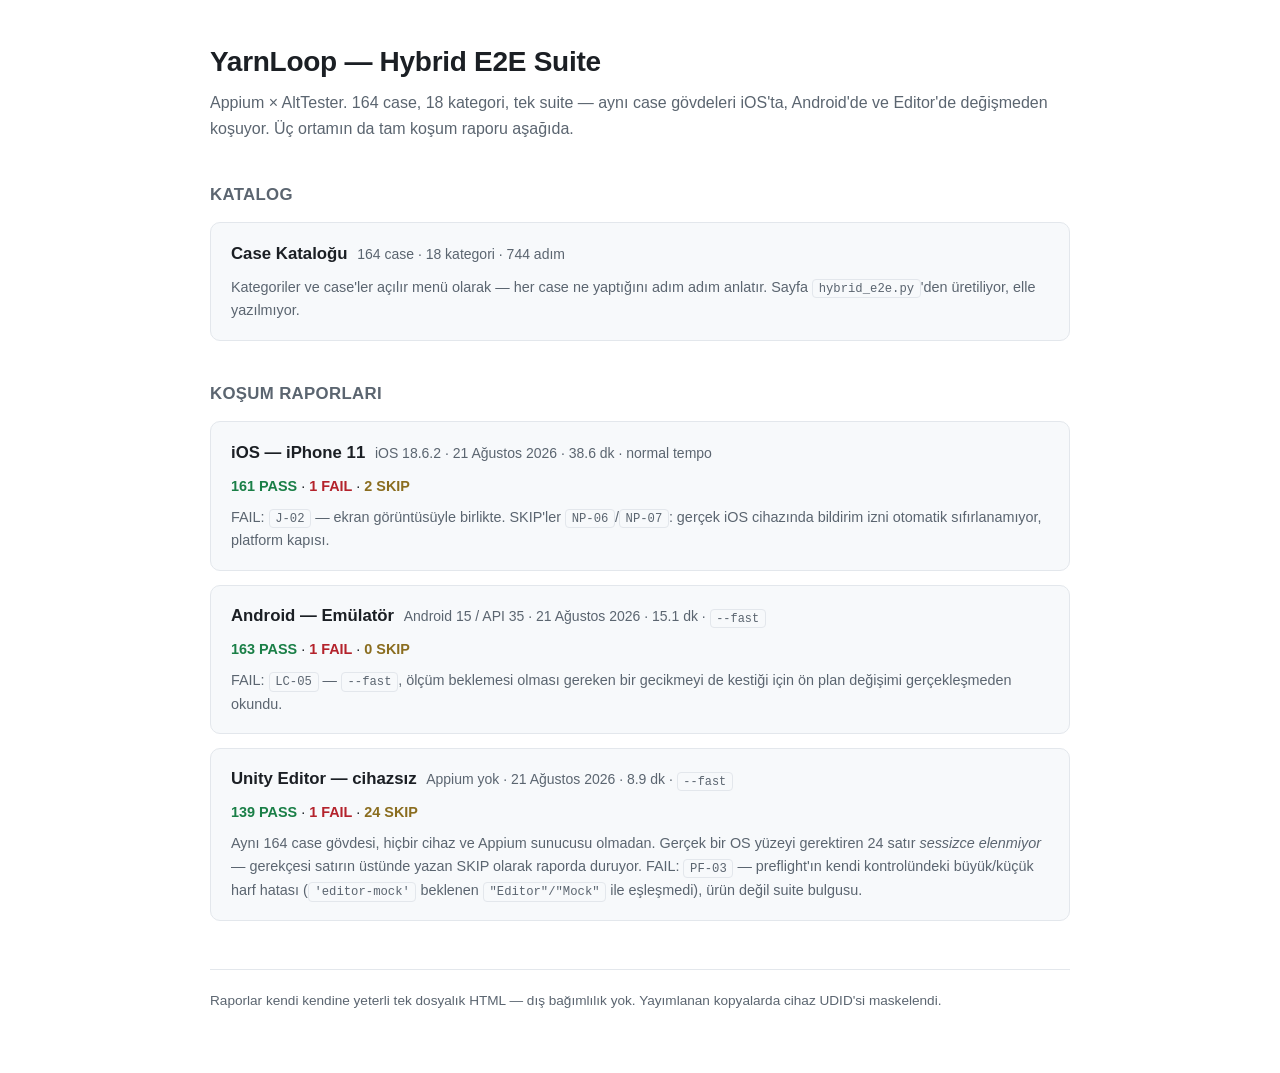
<file: qa-reports/index.html>
<!doctype html>
<html lang="tr">
<head>
<meta charset="utf-8">
<meta name="viewport" content="width=device-width, initial-scale=1">
<title>YarnLoop — Hybrid E2E Suite Reports</title>
<style>
  :root {
    --bg: #ffffff; --fg: #1b1f24; --muted: #5b6570; --line: #e3e7ec;
    --card: #f7f9fb; --pass: #1a7f47; --fail: #b4232c; --skip: #8a6d1f;
    --accent: #2b5fd9;
  }
  @media (prefers-color-scheme: dark) {
    :root:not([data-theme="light"]) {
      --bg: #14171b; --fg: #e8ecf1; --muted: #9aa5b1; --line: #2a3038;
      --card: #1b1f25; --pass: #4cc38a; --fail: #f2777a; --skip: #d8b44a;
      --accent: #7aa2f7;
    }
  }
  * { box-sizing: border-box; }
  body {
    margin: 0; padding: 2.5rem 1.25rem 4rem;
    background: var(--bg); color: var(--fg);
    font: 16px/1.6 -apple-system, BlinkMacSystemFont, "Segoe UI", Roboto, Helvetica, Arial, sans-serif;
  }
  .wrap { max-width: 860px; margin: 0 auto; }
  h1 { font-size: 1.75rem; margin: 0 0 .35rem; letter-spacing: -.01em; }
  .sub { color: var(--muted); margin: 0 0 2.25rem; }
  h2 { font-size: 1.05rem; margin: 2.5rem 0 .85rem; letter-spacing: .02em;
       text-transform: uppercase; color: var(--muted); font-weight: 600; }
  a.card {
    display: block; text-decoration: none; color: inherit;
    background: var(--card); border: 1px solid var(--line); border-radius: 10px;
    padding: 1.1rem 1.25rem; margin-bottom: .85rem;
  }
  a.card:hover { border-color: var(--accent); }
  .row { display: flex; flex-wrap: wrap; align-items: baseline; gap: .6rem; }
  .name { font-weight: 650; font-size: 1.05rem; }
  .meta { color: var(--muted); font-size: .875rem; }
  .tally { margin-top: .5rem; font-size: .9rem; font-variant-numeric: tabular-nums; }
  .p { color: var(--pass); font-weight: 650; }
  .f { color: var(--fail); font-weight: 650; }
  .s { color: var(--skip); font-weight: 650; }
  .note { font-size: .9rem; color: var(--muted); margin-top: .5rem; }
  code { background: var(--card); border: 1px solid var(--line); border-radius: 4px;
         padding: .1rem .35rem; font-size: .85em; }
  footer { margin-top: 3rem; padding-top: 1.25rem; border-top: 1px solid var(--line);
           color: var(--muted); font-size: .85rem; }
</style>
</head>
<body>
<div class="wrap">

  <h1>YarnLoop — Hybrid E2E Suite</h1>
  <p class="sub">Appium × AltTester. 164 case, 18 kategori, tek suite — aynı case gövdeleri
  iOS'ta, Android'de ve Editor'de değişmeden koşuyor. Üç ortamın da tam koşum raporu aşağıda.</p>

  <h2>Katalog</h2>

  <a class="card" href="catalog/">
    <div class="row">
      <span class="name">Case Kataloğu</span>
      <span class="meta">164 case · 18 kategori · 744 adım</span>
    </div>
    <div class="note">Kategoriler ve case'ler açılır menü olarak — her case ne yaptığını
    adım adım anlatır. Sayfa <code>hybrid_e2e.py</code>'den üretiliyor, elle yazılmıyor.</div>
  </a>

  <h2>Koşum raporları</h2>

  <a class="card" href="reports/ios-20260821/">
    <div class="row">
      <span class="name">iOS — iPhone 11</span>
      <span class="meta">iOS 18.6.2 · 21 Ağustos 2026 · 38.6 dk · normal tempo</span>
    </div>
    <div class="tally">
      <span class="p">161 PASS</span> ·
      <span class="f">1 FAIL</span> ·
      <span class="s">2 SKIP</span>
    </div>
    <div class="note">FAIL: <code>J-02</code> — ekran görüntüsüyle birlikte.
    SKIP'ler <code>NP-06</code>/<code>NP-07</code>: gerçek iOS cihazında bildirim izni
    otomatik sıfırlanamıyor, platform kapısı.</div>
  </a>

  <a class="card" href="reports/android-20260821/">
    <div class="row">
      <span class="name">Android — Emülatör</span>
      <span class="meta">Android 15 / API 35 · 21 Ağustos 2026 · 15.1 dk · <code>--fast</code></span>
    </div>
    <div class="tally">
      <span class="p">163 PASS</span> ·
      <span class="f">1 FAIL</span> ·
      <span class="s">0 SKIP</span>
    </div>
    <div class="note">FAIL: <code>LC-05</code> — <code>--fast</code>, ölçüm beklemesi olması
    gereken bir gecikmeyi de kestiği için ön plan değişimi gerçekleşmeden okundu.</div>
  </a>

  <a class="card" href="reports/editor-20260821/">
    <div class="row">
      <span class="name">Unity Editor — cihazsız</span>
      <span class="meta">Appium yok · 21 Ağustos 2026 · 8.9 dk · <code>--fast</code></span>
    </div>
    <div class="tally">
      <span class="p">139 PASS</span> ·
      <span class="f">1 FAIL</span> ·
      <span class="s">24 SKIP</span>
    </div>
    <div class="note">Aynı 164 case gövdesi, hiçbir cihaz ve Appium sunucusu olmadan.
    Gerçek bir OS yüzeyi gerektiren 24 satır <em>sessizce elenmiyor</em> — gerekçesi
    satırın üstünde yazan SKIP olarak raporda duruyor. FAIL: <code>PF-03</code> —
    preflight'ın kendi kontrolündeki büyük/küçük harf hatası
    (<code>'editor-mock'</code> beklenen <code>"Editor"/"Mock"</code> ile eşleşmedi),
    ürün değil suite bulgusu.</div>
  </a>

  <footer>
    Raporlar kendi kendine yeterli tek dosyalık HTML — dış bağımlılık yok.
    Yayımlanan kopyalarda cihaz UDID'si maskelendi.
  </footer>

</div>
</body>
</html>
</file>
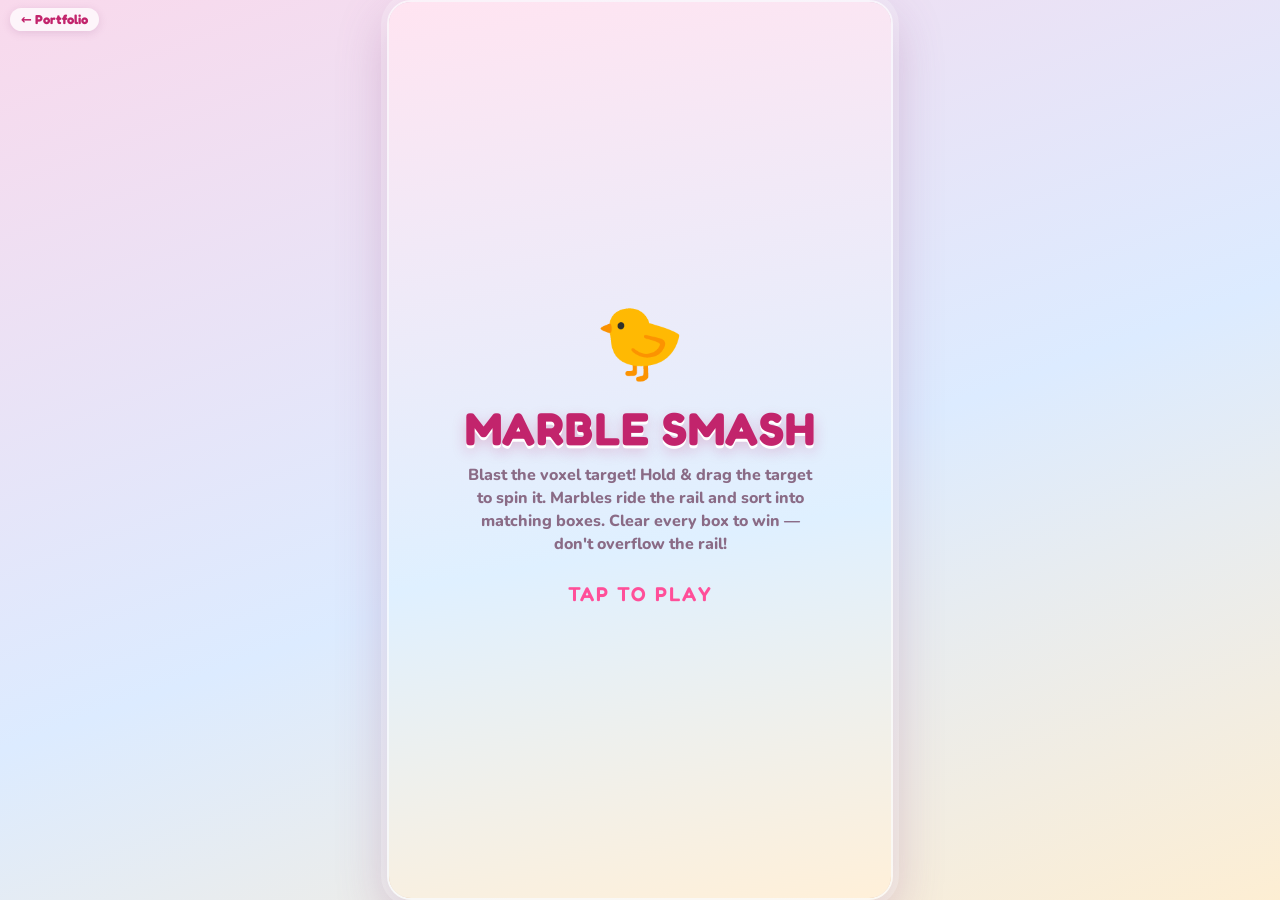
<file: games/marble-smash/index.html>
<!doctype html>
<html lang="en">
<head>
<meta charset="utf-8">
<meta name="viewport" content="width=device-width, initial-scale=1, maximum-scale=1, user-scalable=no, viewport-fit=cover">
<meta name="theme-color" content="#ffeef7">
<title>Marble Smash</title>
<link rel="preconnect" href="https://fonts.googleapis.com">
<link rel="preconnect" href="https://fonts.gstatic.com" crossorigin>
<link href="https://fonts.googleapis.com/css2?family=Fredoka:wght@500;600;700&family=Nunito:wght@600;800&display=swap" rel="stylesheet">
<style>
/* ============================== TOKENS ============================== */
:root{
  --pink:#ff4f99; --pink-deep:#c2246c;
  --brown:#8a5433; --cream:#f5f0e8; --green:#4dd166; --teal:#36c7b8; --purple:#9c59d1;
  --sky-top:#ffeef7; --sky-mid:#e8f2ff; --sky-low:#dff3ff;
  --ink:#5a3c56; --ink-soft:#8a6b86;
  --card:#fffaf4; --card-edge:#f0ddcf;
  --gold:#ffb830; --danger:#ff5a52; --amber:#ffa726;
  --r-lg:22px; --r-md:15px; --r-sm:10px;
  --font-display:'Fredoka',system-ui,sans-serif;
  --font-body:'Nunito',system-ui,sans-serif;
  --safe-top:env(safe-area-inset-top,0px);
  --safe-bottom:env(safe-area-inset-bottom,0px);
  --safe-left:env(safe-area-inset-left,0px);
  --safe-right:env(safe-area-inset-right,0px);
  --shadow-pop:0 6px 18px rgba(120,60,110,.18);
}
*{margin:0;padding:0;box-sizing:border-box}
html,body{height:100%}
body{
  background:linear-gradient(160deg,#f9d9ec 0%,#dcebff 55%,#fdeed3 100%);
  font-family:var(--font-body);
  overflow:hidden;
  -webkit-user-select:none;user-select:none;
  -webkit-touch-callout:none;
  touch-action:none;
  color:var(--ink);
}
/* ============================== STAGE / LETTERBOX ============================== */
#stage{width:100vw;height:100dvh;display:flex;align-items:center;justify-content:center}
/* portfolio back link — only where the 9:16 frame leaves a margin */
#pf-back{position:fixed;z-index:50;display:none;top:calc(8px + env(safe-area-inset-top));left:calc(10px + env(safe-area-inset-left));
  padding:5px 11px;border-radius:999px;background:rgba(255,255,255,.72);color:var(--pink-deep);
  font:700 13px/1 var(--font-display);text-decoration:none;box-shadow:0 2px 8px rgba(150,80,140,.18)}
@media (min-aspect-ratio:3/4),(max-aspect-ratio:1/2){#pf-back{display:block}}
#game{
  position:relative;
  width:min(100vw,calc(100dvh * 9 / 16));
  aspect-ratio:9/16;
  max-height:100dvh;
  border-radius:clamp(14px,3vmin,24px);
  border:2px solid rgba(255,255,255,.65);
  box-shadow:
    0 0 0 6px rgba(255,255,255,.22),
    0 18px 50px rgba(150,80,140,.30),
    inset 0 0 0 1px rgba(255,182,215,.35);
  overflow:hidden;
  touch-action:none;
  cursor:pointer;
}
#c{position:absolute;inset:0;width:100%;height:100%;display:block}
/* ============================== HUD ============================== */
#hud{position:absolute;inset:0;pointer-events:none;font-family:var(--font-display)}
#hud-top{
  position:absolute;top:calc(6px + var(--safe-top));left:calc(8px + var(--safe-left));right:calc(8px + var(--safe-right));
  display:flex;align-items:center;gap:8px;
}
.badge{
  background:var(--card);border:2px solid var(--card-edge);border-radius:var(--r-md);
  padding:5px 12px;font-weight:700;font-size:clamp(12px,3.4vmin,17px);letter-spacing:.5px;
  color:var(--pink-deep);box-shadow:var(--shadow-pop);white-space:nowrap;
}
#progress-wrap{
  flex:1;height:clamp(18px,4.6vmin,24px);background:var(--card);border:2px solid var(--card-edge);
  border-radius:999px;box-shadow:var(--shadow-pop);position:relative;overflow:hidden;
}
#progress-bar{
  position:absolute;inset:2px;width:0%;border-radius:999px;
  background:linear-gradient(90deg,#ff8fbf,var(--pink));
  transition:width .35s cubic-bezier(.3,1.4,.5,1);
}
#progress-label{
  position:absolute;inset:0;display:flex;align-items:center;justify-content:center;
  font-size:clamp(10px,2.6vmin,13px);font-weight:700;color:var(--ink);text-shadow:0 1px 0 rgba(255,255,255,.7);
}
.toggles{display:flex;gap:6px}
.tog{
  pointer-events:auto;width:clamp(30px,7.4vmin,40px);height:clamp(30px,7.4vmin,40px);
  border:2px solid var(--card-edge);border-radius:50%;background:var(--card);
  display:flex;align-items:center;justify-content:center;cursor:pointer;
  box-shadow:var(--shadow-pop);transition:transform .12s ease;color:var(--ink-soft);
}
.tog:active{transform:scale(.88)}
.tog svg{width:58%;height:58%;fill:none;stroke:currentColor;stroke-width:2;stroke-linecap:round;stroke-linejoin:round}
.tog.off{color:#c9b3c5;background:#f6eef4}
.tog.nav{width:clamp(26px,6.2vmin,34px);height:clamp(26px,6.2vmin,34px);color:var(--pink-deep)}
.tog.nav:disabled{opacity:.35;pointer-events:none}
.tog.off .slash{display:block}
.tog .slash{display:none;stroke:var(--danger)}
/* ammo pill */
#ammo-pill{
  display:none !important;
  position:absolute;left:calc(10px + var(--safe-left));bottom:calc(10px + var(--safe-bottom));
  display:flex;align-items:center;gap:7px;background:var(--card);border:2px solid var(--card-edge);
  border-radius:999px;padding:6px 14px 6px 10px;box-shadow:var(--shadow-pop);
}
#ammo-pill svg{width:clamp(16px,4vmin,22px);height:clamp(16px,4vmin,22px)}
#ammo-count{font-weight:700;font-size:clamp(16px,4.6vmin,24px);color:var(--ink);min-width:2ch;text-align:center}
#ammo-pill.low #ammo-count{color:var(--amber)}
#ammo-pill.critical #ammo-count{color:var(--danger)}
#ammo-pill.critical{animation:ammoPulse .6s ease-in-out infinite}
#ammo-pill.empty{animation:ammoShake .4s ease}
@keyframes ammoPulse{0%,100%{transform:scale(1)}50%{transform:scale(1.07)}}
@keyframes ammoShake{0%,100%{transform:translateX(0)}20%{transform:translateX(-5px)}40%{transform:translateX(5px)}60%{transform:translateX(-4px)}80%{transform:translateX(3px)}}
/* toast */
#toast{
  position:absolute;left:50%;top:26%;transform:translate(-50%,-50%) scale(.8);
  background:rgba(90,60,86,.85);color:#fff;padding:8px 18px;border-radius:999px;
  font-family:var(--font-display);font-weight:600;font-size:clamp(13px,3.6vmin,18px);
  opacity:0;transition:opacity .25s ease,transform .25s cubic-bezier(.3,1.6,.5,1);
  pointer-events:none;white-space:nowrap;
}
#toast.show{opacity:1;transform:translate(-50%,-50%) scale(1)}
/* ============================== OVERLAYS ============================== */
.overlay{
  position:absolute;inset:0;display:flex;align-items:center;justify-content:center;
  background:rgba(70,40,70,.42);-webkit-backdrop-filter:blur(6px);backdrop-filter:blur(6px);
  opacity:0;pointer-events:none;transition:opacity .3s ease;z-index:10;
}
.overlay.show{opacity:1;pointer-events:auto}
.panel{
  background:var(--card);border:3px solid var(--card-edge);border-radius:var(--r-lg);
  padding:clamp(18px,5vmin,30px) clamp(20px,6vmin,36px);
  width:min(82%,340px);text-align:center;box-shadow:0 18px 50px rgba(80,30,80,.35);
  transform:scale(.7) translateY(24px);transition:transform .38s cubic-bezier(.28,1.5,.45,1);
}
.overlay.show .panel{transform:scale(1) translateY(0)}
#panel-icon{font-size:clamp(34px,10vmin,52px);line-height:1.1}
#panel-title{
  font-family:var(--font-display);font-weight:700;letter-spacing:1px;
  font-size:clamp(24px,7.4vmin,36px);margin:4px 0 2px;color:var(--pink-deep);
}
#panel-title.fail{color:var(--danger)}
#panel-reason{font-weight:800;font-size:clamp(12px,3.4vmin,16px);color:var(--ink-soft);margin-bottom:12px}
#panel-stats{display:grid;grid-template-columns:1fr 1fr;gap:8px;margin-bottom:16px}
.stat{
  background:#fff3e6;border:2px solid #f3e0cc;border-radius:var(--r-md);padding:7px 4px 6px;
}
.stat .k{font-size:clamp(9px,2.4vmin,11px);font-weight:800;letter-spacing:1px;color:var(--ink-soft);text-transform:uppercase}
.stat .v{font-family:var(--font-display);font-weight:700;font-size:clamp(16px,4.8vmin,23px);color:var(--ink)}
.btn{
  pointer-events:auto;display:block;width:100%;border:none;cursor:pointer;
  font-family:var(--font-display);font-weight:700;letter-spacing:1px;
  font-size:clamp(15px,4.4vmin,20px);color:#fff;padding:12px 0;border-radius:999px;
  background:linear-gradient(180deg,#ff7ab5,var(--pink));
  box-shadow:0 5px 0 var(--pink-deep),0 10px 18px rgba(194,36,108,.35);
  transition:transform .1s ease,box-shadow .1s ease;
}
.btn:active{transform:translateY(4px);box-shadow:0 1px 0 var(--pink-deep),0 4px 10px rgba(194,36,108,.3)}
/* splash */
#splash{
  position:absolute;inset:0;z-index:12;display:flex;flex-direction:column;align-items:center;justify-content:center;gap:8px;
  background:linear-gradient(170deg,#ffe4f1,#dff0ff 60%,#fff0d9);cursor:pointer;transition:opacity .4s ease;
}
#splash.hide{opacity:0;pointer-events:none}
#splash-logo{font-size:clamp(44px,15vmin,72px);animation:logoBob 2.2s ease-in-out infinite}
#splash h1{
  font-family:var(--font-display);font-weight:700;font-size:clamp(30px,9.4vmin,46px);
  color:var(--pink-deep);letter-spacing:1px;text-shadow:0 3px 0 #fff,0 6px 14px rgba(194,36,108,.25);
}
#splash p{font-weight:800;color:var(--ink-soft);font-size:clamp(12px,3.4vmin,16px);max-width:70%;text-align:center;line-height:1.45}
#tap-hint{
  margin-top:18px;font-family:var(--font-display);font-weight:600;letter-spacing:2px;
  color:var(--pink);font-size:clamp(15px,4.4vmin,20px);animation:tapPulse 1.3s ease-in-out infinite;
}
@keyframes logoBob{0%,100%{transform:translateY(0) rotate(-4deg)}50%{transform:translateY(-10px) rotate(4deg)}}
@keyframes tapPulse{0%,100%{opacity:.45;transform:scale(1)}50%{opacity:1;transform:scale(1.08)}}
/* ============================== REDUCED MOTION ============================== */
@media (prefers-reduced-motion:reduce){
  #splash-logo,#tap-hint,#ammo-pill.critical{animation:none}
  .panel{transition:opacity .2s ease;transform:none}
  .overlay.show .panel{transform:none}
  #progress-bar{transition:none}
}
</style>
</head>
<body>
<a id="pf-back" href="../../#oyunlar">← Portfolio</a>
<div id="stage">
  <div id="game">
    <canvas id="c"></canvas>
    <div id="hud">
      <div id="hud-top">
        <button class="tog nav" id="btn-prev" aria-label="Previous level">
          <svg viewBox="0 0 24 24"><path d="M14.5 5.5 8 12l6.5 6.5"/></svg>
        </button>
        <div class="badge" id="level-badge">LEVEL 1</div>
        <button class="tog nav" id="btn-next" aria-label="Next level">
          <svg viewBox="0 0 24 24"><path d="M9.5 5.5 16 12l-6.5 6.5"/></svg>
        </button>
        <div id="progress-wrap"><div id="progress-bar"></div><span id="progress-label">0%</span></div>
        <div class="toggles">
          <button class="tog" id="btn-sound" aria-label="Toggle sound">
            <svg viewBox="0 0 24 24"><path d="M4 9.5v5h3.5L12 18.5v-13L7.5 9.5H4z"/><path class="wave" d="M15.5 9.2a4 4 0 0 1 0 5.6"/><path class="wave" d="M17.8 6.9a7.2 7.2 0 0 1 0 10.2"/><path class="slash" d="M4 20 20 4"/></svg>
          </button>
          <button class="tog" id="btn-haptics" aria-label="Toggle vibration">
            <svg viewBox="0 0 24 24"><rect x="8.5" y="4.5" width="7" height="15" rx="2"/><path d="M5.5 8.5v7M18.5 8.5v7"/><path class="slash" d="M4 20 20 4"/></svg>
          </button>
        </div>
      </div>
      <div id="ammo-pill">
        <svg viewBox="0 0 24 24"><circle cx="12" cy="12" r="8" fill="#3a3d52"/><circle cx="9.4" cy="9.2" r="2.6" fill="#6a6f8e"/></svg>
        <span id="ammo-count">60</span>
      </div>
      <div id="toast"></div>
    </div>
    <div class="overlay" id="overlay">
      <div class="panel">
        <div id="panel-icon">🎉</div>
        <h1 id="panel-title">LEVEL COMPLETE!</h1>
        <p id="panel-reason"></p>
        <div id="panel-stats"></div>
        <button class="btn" id="btn-restart">PLAY AGAIN</button>
      </div>
    </div>
    <div id="splash">
      <div id="splash-logo">🐤</div>
      <h1>MARBLE SMASH</h1>
      <p>Blast the voxel target! Hold &amp; drag the target to spin it. Marbles ride the rail and sort into matching boxes. Clear every box to win — don't overflow the rail!</p>
      <div id="tap-hint">TAP TO PLAY</div>
    </div>
  </div>
</div>
<script>
(() => {
'use strict';
/* =====================================================================
   01 TUNING — gameplay constants verified against the Unity project
   (Assets/Levels/Level1.asset overrides LevelData.cs defaults)
   ===================================================================== */
const Tuning = Object.freeze({
  // cannon (Level1.asset)
  AMMO: 60,
  SHOT_COOLDOWN: 0.35,
  CANNONBALL_SPEED: 30,
  BLAST_RADIUS: 0.22,   // tightened: one shot should feel precise, not sweeping
  CANNONBALL_RADIUS: 0.15,
  CANNONBALL_LIFE: 3,
  MAX_BLAST_VOXELS: 4,   // cap per shot (softens the Unity OverlapSphere yield)
  // conveyor (ConveyorManager.cs + Level1.asset)
  LANE_LENGTH: 2.4,
  LANE_HALF_HEIGHT: 0.45,
  BALL_SPACING: 0.36,
  BELT_SPEED: 1.4,
  DISPATCH_HALF_WIDTH: 1.2,
  CONVEYOR_CAPACITY: 16,
  CONVEYOR_Y: 4.5,
  // box grid (BoxGridManager.cs + Level1.asset)
  GRID_COLUMNS: 5,
  VISIBLE_ROWS: 3,
  COLUMN_SPACING: 1.02,
  ROW_SPACING: 0.76,
  BOX_TOP_Y: 3.1,
  BOX_CAPACITY: 3,
  // voxels (VoxelObject.cs)
  VOXEL_SIZE: 0.34,
  VOXEL_VISUAL: 0.96,
  VOXEL_ORIGIN_Y: 6.82,   // voxel model base (Unity scene: 6.9, nudged for framing)
  // marbles (ColoredBall.cs)
  MARBLE_RADIUS: 0.14,
  MARBLE_GRAVITY: -9.81,
  MARBLE_MAX_SPEED: 6,
  MARBLE_RESTITUTION: 0.25,
  // cannon placement (2D relayout; Unity cannon sits on a separate z-plane)
  CANNON_Y: 0.75,
  BARREL_LEN: 0.7,
  AIM_MIN_Y: 1.9,
  // tween durations (Unity DOTween values)
  T_VOXEL_DEATH: 0.12,
  T_CAPTURE: 0.15,
  T_JUMP: 0.28,
  JUMP_ARC: 0.6,
  T_BOX_POP: 0.12,
  T_BOX_SHIFT: 0.18,
  // world viewport (9:16). Unity XY coordinates are preserved.
  WORLD_W: 6.4125,
  WORLD_H: 11.4,
  // feel
  COMBO_WINDOW: 2.5,
  RAIL_WARN_AT: 13,
});
const PATH_LENGTH = 2 * Tuning.LANE_LENGTH + 2 * Math.PI * Tuning.LANE_HALF_HEIGHT;
const SLOT_COUNT = Math.min(Tuning.CONVEYOR_CAPACITY, Math.floor(PATH_LENGTH / Tuning.BALL_SPACING));
const CAPACITY = SLOT_COUNT;
const RAIL_SLOT_SPACING = PATH_LENGTH / SLOT_COUNT;

const REDUCED = { on: false };
{
  const mq = window.matchMedia('(prefers-reduced-motion: reduce)');
  REDUCED.on = mq.matches;
  const upd = () => { REDUCED.on = mq.matches; };
  if (mq.addEventListener) mq.addEventListener('change', upd);
}

/* =====================================================================
   02 PALETTE — candy palette + shade helper (light/dark/deep variants)
   ===================================================================== */
function hexToHsl(hex) {
  const n = parseInt(hex.slice(1), 16);
  let r = (n >> 16 & 255) / 255, g = (n >> 8 & 255) / 255, b = (n & 255) / 255;
  const mx = Math.max(r, g, b), mn = Math.min(r, g, b), l = (mx + mn) / 2;
  let h = 0, s = 0;
  if (mx !== mn) {
    const d = mx - mn;
    s = l > 0.5 ? d / (2 - mx - mn) : d / (mx + mn);
    h = mx === r ? ((g - b) / d + (g < b ? 6 : 0)) : mx === g ? (b - r) / d + 2 : (r - g) / d + 4;
    h *= 60;
  }
  return [h, s * 100, l * 100];
}
function hsl(h, s, l) { return `hsl(${h.toFixed(1)},${s.toFixed(1)}%,${l.toFixed(1)}%)`; }
function makeColor(hex) {
  const [h, s, l] = hexToHsl(hex);
  return {
    base: hex,
    light: hsl(h, Math.min(100, s * 1.02), Math.min(96, l + 16)),
    lighter: hsl(h, s, Math.min(97, l + 26)),
    dark: hsl(h, s, Math.max(6, l - 16)),
    deep: hsl(h, Math.min(100, s * 1.05), Math.max(5, l - 26)),
  };
}
const Palette = {
  pink: makeColor('#ff4f99'),
  brown: makeColor('#8a5433'),
  cream: makeColor('#f0e4d2'),
  green: makeColor('#4dd166'),
  teal: makeColor('#36c7b8'),
  purple: makeColor('#9c59d1'),
  yellow: makeColor('#ffd84d'),
  orange: makeColor('#ff9d35'),
  red: makeColor('#ef4f4f'),
  white: makeColor('#f6f4ef'),
};
const CONFETTI_COLORS = ['#ff4f99', '#ffb830', '#4dd166', '#36c7b8', '#9c59d1', '#ffd84d', '#ff9d35', '#ef4f4f', '#ffffff'];

/* =====================================================================
   03 EASE + TWEEN — tiny tween engine (DOTween stand-in)
   ===================================================================== */
const Ease = {
  linear: k => k,
  outQuad: k => 1 - (1 - k) * (1 - k),
  outCubic: k => 1 - Math.pow(1 - k, 3),
  inBack: k => { const s = 1.70158; return k * k * ((s + 1) * k - s); },
  outBack: k => { const s = 1.70158; const p = k - 1; return p * p * ((s + 1) * p + s) + 1; },
  outElastic: k => k === 0 ? 0 : k === 1 ? 1 :
    Math.pow(2, -10 * k) * Math.sin((k * 10 - 0.75) * (2 * Math.PI / 3)) + 1,
};
const Tween = {
  list: [],
  add(o) { o.t = 0; o.ease = o.ease || Ease.linear; this.list.push(o); return o; },
  delay(sec, fn) { return this.add({ dur: sec, done: fn }); },
  update(dt) {
    for (let i = this.list.length - 1; i >= 0; i--) {
      const o = this.list[i];
      if (o.dead) { this.list.splice(i, 1); continue; }
      o.t += dt;
      const raw = Math.min(1, o.t / o.dur);
      if (o.update) o.update(o.ease(raw), raw);
      if (raw >= 1) { this.list.splice(i, 1); if (o.done) o.done(); }
    }
  },
  killAll() { this.list.length = 0; },
};

/* =====================================================================
   04 RAND
   ===================================================================== */
const rand = (a, b) => a + Math.random() * (b - a);
const pick = arr => arr[(Math.random() * arr.length) | 0];
const clamp = (v, a, b) => v < a ? a : v > b ? b : v;

/* =====================================================================
   05 CAM — world<->screen mapping + trauma-model screen shake
   ===================================================================== */
const canvas = document.getElementById('c');
const ctx = canvas.getContext('2d');
const Cam = {
  W: 0, H: 0, S: 1, dpr: 1,
  trauma: 0, time: 0, shakeX: 0, shakeY: 0, shakeRot: 0,
  resize() {
    const box = canvas.getBoundingClientRect();
    this.dpr = Math.min(2, window.devicePixelRatio || 1);
    this.W = Math.round(box.width * this.dpr);
    this.H = Math.round(box.height * this.dpr);
    canvas.width = this.W;
    canvas.height = this.H;
    this.S = this.H / Tuning.WORLD_H;
    Render.rebuildStatics();
  },
  wx(x) { return this.W / 2 + x * this.S; },
  wy(y) { return this.H - y * this.S; },
  // screen(css px) -> world
  toWorld(cssX, cssY) {
    const x = (cssX * this.dpr - this.W / 2) / this.S;
    const y = (this.H - cssY * this.dpr) / this.S;
    return { x, y };
  },
  addTrauma(t) { if (!REDUCED.on) this.trauma = clamp(this.trauma + t, 0, 1); },
  update(dt) {
    this.time += dt;
    this.trauma = Math.max(0, this.trauma - 1.8 * dt);
    const sh = this.trauma * this.trauma;
    const t = this.time;
    this.shakeX = (Math.sin(t * 37.7) + Math.sin(t * 13.1) * 0.6) / 1.6 * sh * 0.10 * this.S;
    this.shakeY = (Math.cos(t * 41.3) + Math.sin(t * 17.9) * 0.6) / 1.6 * sh * 0.10 * this.S;
    this.shakeRot = Math.sin(t * 29.5) * sh * 0.012;
  },
};

/* =====================================================================
   06 SFX — Web Audio synthesized sound effects
   ===================================================================== */
const SFX = (() => {
  let ac = null, master = null, noiseBuf = null;
  let muted = localStorage.getItem('mc_mute') === '1';
  function ensure() {
    if (!ac) {
      const AC = window.AudioContext || window.webkitAudioContext;
      if (!AC) return;
      ac = new AC();
      master = ac.createGain();
      master.gain.value = muted ? 0.0001 : 1;
      master.connect(ac.destination);
      noiseBuf = ac.createBuffer(1, ac.sampleRate, ac.sampleRate);
      const d = noiseBuf.getChannelData(0);
      for (let i = 0; i < d.length; i++) d[i] = Math.random() * 2 - 1;
    }
    if (ac.state === 'suspended') ac.resume();
  }
  const ok = () => ac && ac.state === 'running' && !muted;
  function tone(o) {
    if (!ok()) return;
    const t0 = ac.currentTime + (o.at || 0);
    const osc = ac.createOscillator();
    osc.type = o.type || 'sine';
    osc.frequency.setValueAtTime(Math.max(1, o.f0), t0);
    if (o.f1) osc.frequency.exponentialRampToValueAtTime(Math.max(1, o.f1), t0 + o.dur);
    const g = ac.createGain();
    g.gain.setValueAtTime(0.0001, t0);
    g.gain.exponentialRampToValueAtTime(o.vol || 0.3, t0 + (o.attack || 0.005));
    g.gain.exponentialRampToValueAtTime(0.0001, t0 + o.dur);
    osc.connect(g); g.connect(master);
    osc.start(t0); osc.stop(t0 + o.dur + 0.05);
  }
  function noise(o) {
    if (!ok()) return;
    const t0 = ac.currentTime + (o.at || 0);
    const src = ac.createBufferSource();
    src.buffer = noiseBuf;
    src.loop = true;
    const f = ac.createBiquadFilter();
    f.type = o.filter || 'lowpass';
    f.frequency.setValueAtTime(o.f0 || 800, t0);
    if (o.f1) f.frequency.exponentialRampToValueAtTime(Math.max(20, o.f1), t0 + o.dur);
    f.Q.value = o.q || 0.8;
    const g = ac.createGain();
    g.gain.setValueAtTime(0.0001, t0);
    g.gain.exponentialRampToValueAtTime(o.vol || 0.3, t0 + (o.attack || 0.004));
    g.gain.exponentialRampToValueAtTime(0.0001, t0 + o.dur);
    src.connect(f); f.connect(g); g.connect(master);
    src.start(t0); src.stop(t0 + o.dur + 0.05);
  }
  const st = (n) => Math.pow(2, n / 12); // semitone ratio
  return {
    unlock() { ensure(); },
    get muted() { return muted; },
    setMuted(b) {
      muted = b;
      localStorage.setItem('mc_mute', b ? '1' : '0');
      if (master) master.gain.setTargetAtTime(b ? 0.0001 : 1, ac.currentTime, 0.02);
    },
    fire() {
      noise({ filter: 'lowpass', f0: 420, f1: 80, dur: 0.14, vol: 0.5 });
      tone({ type: 'sine', f0: 150, f1: 55, dur: 0.12, vol: 0.4 });
    },
    dryFire() { tone({ type: 'square', f0: 190, f1: 150, dur: 0.07, vol: 0.12 }); },
    blast(n) {
      noise({ filter: 'bandpass', f0: 900, dur: 0.07, vol: 0.35, q: 1.2 });
      const c = Math.min(6, n);
      for (let i = 0; i < c; i++) {
        tone({ type: 'square', f0: (500 + rand(-30, 30)) * (1 + 0.07 * i), f1: 290, dur: 0.07, vol: 0.16, at: i * 0.013 });
      }
    },
    armorHit() {
      tone({ type: 'square', f0: 260, f1: 190, dur: 0.09, vol: 0.2 });
      noise({ filter: 'lowpass', f0: 500, f1: 200, dur: 0.06, vol: 0.18 });
    },
    iceHit() {
      tone({ type: 'triangle', f0: 1450, f1: 920, dur: 0.11, vol: 0.18 });
      noise({ filter: 'highpass', f0: 2500, f1: 1300, dur: 0.07, vol: 0.10 });
    },
    flame() {
      noise({ filter: 'bandpass', f0: 900, f1: 420, dur: 0.95, vol: 0.32 });
      tone({ type: 'sawtooth', f0: 120, f1: 82, dur: 0.75, vol: 0.08 });
    },
    melt() {
      tone({ type: 'sine', f0: 720, f1: 1260, dur: 0.28, vol: 0.22 });
      tone({ type: 'triangle', f0: 1040, f1: 1560, dur: 0.22, vol: 0.14, at: 0.08 });
    },
    railLand() { tone({ type: 'triangle', f0: 1150 * rand(0.95, 1.05), f1: 880, dur: 0.045, vol: 0.15 }); },
    whip() { tone({ type: 'sine', f0: 500, f1: 940, dur: 0.09, vol: 0.2 }); },
    boxCatch(slot) {
      const f = [700, 840, 1000][clamp(slot - 1, 0, 2)];
      tone({ type: 'sine', f0: f, dur: 0.07, vol: 0.24 });
      noise({ filter: 'highpass', f0: 2200, dur: 0.03, vol: 0.1 });
    },
    boxComplete(combo) {
      const shift = st(Math.min(8, (combo - 1) * 2));
      noise({ filter: 'bandpass', f0: 1400, dur: 0.05, vol: 0.28, q: 1 });
      tone({ type: 'sine', f0: 660 * shift, dur: 0.3, vol: 0.24, at: 0.01 });
      tone({ type: 'sine', f0: 831 * shift, dur: 0.32, vol: 0.2, at: 0.05 });
      tone({ type: 'sine', f0: 988 * shift, dur: 0.35, vol: 0.18, at: 0.09 });
    },
    shiftUp() { tone({ type: 'triangle', f0: 300, f1: 360, dur: 0.05, vol: 0.12 }); },
    railWarn(level) { tone({ type: 'sawtooth', f0: 220, f1: 190, dur: 0.16, vol: 0.1 + 0.05 * level }); },
    ammoLow() { tone({ type: 'square', f0: 330, f1: 296, dur: 0.09, vol: 0.12 }); },
    win() {
      const notes = [523, 659, 784, 1047];
      notes.forEach((f, i) => tone({ type: 'triangle', f0: f, dur: 0.16, vol: 0.26, at: i * 0.12 }));
      tone({ type: 'sine', f0: 523, dur: 0.55, vol: 0.14, at: 0.48 });
      tone({ type: 'sine', f0: 659, dur: 0.55, vol: 0.14, at: 0.48 });
      tone({ type: 'sine', f0: 784, dur: 0.6, vol: 0.14, at: 0.48 });
      noise({ filter: 'highpass', f0: 4000, dur: 0.5, vol: 0.08, at: 0.45 });
    },
    fail() {
      tone({ type: 'sine', f0: 400, f1: 210, dur: 0.4, vol: 0.28 });
      tone({ type: 'sine', f0: 300, f1: 150, dur: 0.5, vol: 0.22, at: 0.12 });
      noise({ filter: 'lowpass', f0: 300, f1: 70, dur: 0.4, vol: 0.3 });
    },
    click() { tone({ type: 'sine', f0: 1600, dur: 0.03, vol: 0.14 }); },
  };
})();

/* =====================================================================
   07 HAPTICS
   ===================================================================== */
const Haptics = {
  enabled: localStorage.getItem('mc_haptics') !== '0',
  supported: 'vibrate' in navigator,
  set(b) { this.enabled = b; localStorage.setItem('mc_haptics', b ? '1' : '0'); },
  buzz(p) { if (this.enabled && this.supported) navigator.vibrate(p); },
};

/* =====================================================================
   08 PARTICLES — pooled (zero allocation during play)
   ===================================================================== */
const Particles = (() => {
  const MAX = 400;
  const pool = [];
  for (let i = 0; i < MAX; i++) pool.push({ active: false });
  let cursor = 0;
  function take() {
    for (let i = 0; i < MAX; i++) {
      cursor = (cursor + 1) % MAX;
      if (!pool[cursor].active) return pool[cursor];
    }
    cursor = (cursor + 1) % MAX; // overwrite oldest-ish
    return pool[cursor];
  }
  function emit(kind, x, y, o) {
    const p = take();
    p.active = true; p.kind = kind; p.x = x; p.y = y;
    p.vx = o.vx || 0; p.vy = o.vy || 0; p.g = o.g || 0;
    p.life = p.maxLife = o.life || 0.6;
    p.size = o.size || 0.06; p.sizeEnd = o.sizeEnd !== undefined ? o.sizeEnd : p.size;
    p.color = o.color || '#fff'; p.rot = rand(0, Math.PI * 2); p.rotV = o.rotV || 0;
    p.drag = o.drag !== undefined ? o.drag : 0.99;
  }
  const scale = () => REDUCED.on ? 0.3 : 1;
  return {
    chipBurst(x, y, col) {
      const n = Math.max(2, Math.round(rand(6, 9) * scale()));
      for (let i = 0; i < n; i++) {
        const a = rand(0, Math.PI * 2), sp = rand(1.2, 3.4);
        emit('chip', x, y, {
          vx: Math.cos(a) * sp, vy: Math.sin(a) * sp + 1.2, g: -9,
          life: rand(0.4, 0.75), size: rand(0.045, 0.1), sizeEnd: 0.01,
          color: Math.random() < 0.7 ? col.base : col.light, rotV: rand(-9, 9), drag: 0.985,
        });
      }
    },
    dust(x, y) {
      const n = Math.round(3 * scale());
      for (let i = 0; i < n; i++) {
        emit('dust', x + rand(-0.08, 0.08), y, {
          vx: rand(-0.4, 0.4), vy: rand(0.15, 0.5), g: -1,
          life: rand(0.25, 0.45), size: 0.05, sizeEnd: 0.14,
          color: 'rgba(255,255,255,0.75)', drag: 0.96,
        });
      }
    },
    confetti(x, y) {
      const n = Math.max(6, Math.round(22 * scale()));
      for (let i = 0; i < n; i++) {
        const a = rand(-Math.PI * 0.95, -Math.PI * 0.05); // fan upward
        const sp = rand(1.6, 4.2);
        emit('confetti', x, y, {
          vx: Math.cos(a) * sp * -1, vy: Math.abs(Math.sin(a)) * sp + 1, g: -7.5,
          life: rand(0.6, 1.15), size: rand(0.05, 0.09),
          color: pick(CONFETTI_COLORS), rotV: rand(-12, 12), drag: 0.985,
        });
      }
    },
    spark(x, y, dirX, dirY) {
      const n = Math.round(6 * scale());
      for (let i = 0; i < n; i++) {
        const spread = rand(-0.6, 0.6);
        const c = Math.cos(spread), s = Math.sin(spread);
        const dx = dirX * c - dirY * s, dy = dirX * s + dirY * c;
        const sp = rand(2.5, 5.5);
        emit('spark', x, y, {
          vx: dx * sp, vy: dy * sp, g: -4,
          life: rand(0.1, 0.24), size: rand(0.03, 0.06), sizeEnd: 0.005,
          color: Math.random() < 0.5 ? '#fff4b0' : '#ffb830', drag: 0.95,
        });
      }
    },
    ring(x, y, col, maxR) {
      emit('ring', x, y, { life: 0.35, size: 0.08, sizeEnd: maxR || 0.55, color: col, g: 0 });
    },
    update(dt) {
      for (let i = 0; i < MAX; i++) {
        const p = pool[i];
        if (!p.active) continue;
        p.life -= dt;
        if (p.life <= 0) { p.active = false; continue; }
        p.vy += p.g * dt;
        p.vx *= p.drag; p.vy *= p.drag;
        p.x += p.vx * dt; p.y += p.vy * dt;
        p.rot += p.rotV * dt;
        if (p.kind === 'confetti') p.x += Math.sin(p.life * 11 + p.rot) * 0.6 * dt;
      }
    },
    draw() {
      const S = Cam.S;
      for (let i = 0; i < MAX; i++) {
        const p = pool[i];
        if (!p.active) continue;
        const k = p.life / p.maxLife;
        const sx = Cam.wx(p.x), sy = Cam.wy(p.y);
        if (p.kind === 'ring') {
          const r = (p.size + (p.sizeEnd - p.size) * (1 - k)) * S;
          ctx.globalAlpha = k * 0.8;
          ctx.strokeStyle = p.color;
          ctx.lineWidth = Math.max(1.5, 3.5 * k * S / 60);
          ctx.beginPath(); ctx.arc(sx, sy, r, 0, Math.PI * 2); ctx.stroke();
          ctx.globalAlpha = 1;
        } else if (p.kind === 'dust') {
          const r = (p.size + (p.sizeEnd - p.size) * (1 - k)) * S;
          ctx.globalAlpha = k * 0.6;
          ctx.fillStyle = p.color;
          ctx.beginPath(); ctx.arc(sx, sy, r, 0, Math.PI * 2); ctx.fill();
          ctx.globalAlpha = 1;
        } else if (p.kind === 'spark') {
          const r = (p.size * k + p.sizeEnd) * S;
          ctx.globalAlpha = k;
          ctx.globalCompositeOperation = 'lighter';
          ctx.fillStyle = p.color;
          ctx.beginPath(); ctx.arc(sx, sy, r, 0, Math.PI * 2); ctx.fill();
          ctx.globalCompositeOperation = 'source-over';
          ctx.globalAlpha = 1;
        } else { // chip / confetti — rotated quads
          const s = (p.kind === 'chip' ? p.size * (0.4 + 0.6 * k) : p.size) * S;
          ctx.globalAlpha = p.kind === 'confetti' ? Math.min(1, k * 2.2) : k;
          ctx.save();
          ctx.translate(sx, sy); ctx.rotate(p.rot);
          ctx.fillStyle = p.color;
          ctx.fillRect(-s / 2, -s * 0.35, s, s * 0.7);
          ctx.restore();
          ctx.globalAlpha = 1;
        }
      }
    },
    clear() { for (const p of pool) p.active = false; },
  };
})();

/* =====================================================================
   09 FLOATTEXT — pooled floating labels (world space)
   ===================================================================== */
const FloatText = (() => {
  const pool = [];
  for (let i = 0; i < 8; i++) pool.push({ active: false });
  let idx = 0;
  return {
    spawn(x, y, str, color, size) {
      const f = pool[idx]; idx = (idx + 1) % pool.length;
      f.active = true; f.x = x; f.y = y; f.str = str;
      f.color = color || '#fff'; f.size = size || 0.34;
      f.life = f.maxLife = 0.75;
    },
    update(dt) { for (const f of pool) if (f.active && (f.life -= dt) <= 0) f.active = false; },
    draw() {
      for (const f of pool) {
        if (!f.active) continue;
        const k = 1 - f.life / f.maxLife; // 0->1
        const rise = Ease.outCubic(k) * 0.55;
        const popS = k < 0.25 ? Ease.outBack(k / 0.25) : 1;
        const alpha = k > 0.6 ? 1 - (k - 0.6) / 0.4 : 1;
        const sx = Cam.wx(f.x), sy = Cam.wy(f.y + rise);
        const px = f.size * Cam.S * popS;
        ctx.globalAlpha = alpha;
        ctx.font = `700 ${px.toFixed(1)}px Fredoka, "Segoe UI", sans-serif`;
        ctx.textAlign = 'center'; ctx.textBaseline = 'middle';
        ctx.lineWidth = Math.max(2, px * 0.14);
        ctx.strokeStyle = 'rgba(255,255,255,0.9)';
        ctx.strokeText(f.str, sx, sy);
        ctx.fillStyle = f.color;
        ctx.fillText(f.str, sx, sy);
        ctx.globalAlpha = 1;
      }
    },
    clear() { for (const f of pool) f.active = false; },
  };
})();

/* =====================================================================
   10 LEVEL — voxel model generation (port of VoxelObject.Build)
   + funnel wall segments
   ===================================================================== */
const Level = {
  // Every builder returns { cells:[{gx,gy,z,color,hp?}], counts:{color:n} }.

  // Level 2: smiley face — yellow head, brown eyes + nose, red smile. The eyes
  // and mouth are LOCKED blocker groups: shots bounce off with no effect until
  // the matching key box below is filled, which flies a key up and unlocks the
  // group (see Locks). Both depth layers are locked so the model can't be
  // opened from behind by rotating it.
  // Per-layer color counts are multiples of 3 by design, so finishBuild never
  // trims back-layer cells and the model has no hidden holes.
  buildSmiley() {
    const cells = [];
    const rows = [
      '..YYYYYYY..',
      '.YYYYYYYYY.',
      'YYBBYYYBBYY',
      'YYBBYYYBBYY',
      'YYYYYBYYYYY',
      'YRYYYYYYYRY',
      'YYRYYYYYRYY',
      '.YYRRRRRYY.',
      '..YYYYYYY..',
    ];
    const colorMap = { Y: 'yellow', B: 'brown', R: 'red' };
    const maxGy = rows.length - 1;
    for (let row = 0; row < rows.length; row++) {
      const gy = maxGy - row;
      for (let gx = 0; gx < rows[row].length; gx++) {
        const color = colorMap[rows[row][gx]];
        if (!color) continue;
        let lock = null;
        if (color === 'brown' && row <= 3) lock = gx < 5 ? 'eyeL' : 'eyeR'; // eyes (nose stays free)
        else if (color === 'red') lock = 'mouth';
        for (let z = 0; z <= 1; z++)
          cells.push(lock ? { gx, gy, z, color, lock } : { gx, gy, z, color });
      }
    }
    return this.finishBuild(cells, 5);
  },

  // Level 3: gift box — pink bow + ribbon band over a teal lid and festive
  // purple/yellow stripes. Per-layer color counts are multiples of 3 by design,
  // so finishBuild never trims back-layer cells.
  buildGift() {
    const cells = [];
    const rows = [
      '.PP...PP.',
      '..PPPPP..',
      'TTTTTTTTT',
      'TTTTTTTTT',
      'PPPPPPPPP',
      'VVVVVVVVV',
      'YYYYYYYYY',
      'VVVVVVVVV',
      'YYYYYYYYY',
    ];
    const colorMap = { P: 'pink', T: 'teal', V: 'purple', Y: 'yellow' };
    const maxGy = rows.length - 1;
    for (let row = 0; row < rows.length; row++) {
      const gy = maxGy - row;
      for (let gx = 0; gx < rows[row].length; gx++) {
        const color = colorMap[rows[row][gx]];
        if (!color) continue;
        for (let z = 0; z <= 1; z++) cells.push({ gx, gy, z, color });
      }
    }
    return this.finishBuild(cells, 4);
  },

  // Level 1: chick — bright yellow body, brown head tuft + eyes, orange
  // beak/feet and a cream belly. Per-layer color counts are multiples of 3 by
  // design, so finishBuild never trims back-layer cells.
  buildChick() {
    const cells = [];
    const rows = [
      '.....B.....',
      '....YYY....',
      '...YYYYY...',
      '..YYYYYYY..',
      '.YYYYYYYYY.',
      '.YYBYYYBYY.',
      '.YYYYOYYYY.',
      'YYYYYYYYYYY',
      'YYYYCCCYYYY',
      '.YYYCCCYYY.',
      '..YYYYYYY..',
      '...OOYOO...',
      '..OO...OO..',
    ];
    const colorMap = { Y: 'yellow', O: 'orange', B: 'brown', C: 'cream' };
    const maxGy = rows.length - 1;
    for (let row = 0; row < rows.length; row++) {
      const gy = maxGy - row;
      for (let gx = 0; gx < rows[row].length; gx++) {
        const color = colorMap[rows[row][gx]];
        if (!color) continue;
        for (let z = 0; z <= 1; z++) cells.push({ gx, gy, z, color });
      }
    }
    const built = this.finishBuild(cells, 5);
    // 13 rows tall with the tuft — shrink and shift a touch so the rotating
    // model stays clear of the HUD bar.
    this.objectScale = 0.94;
    this.objectOffsetY = -0.40;
    return built;
  },

  // shared: trim z==1 per color to multiples of 3 (solvability), count colors
  finishBuild(cells, centerGX) {
    this.centerGX = centerGX;
    this.objectScale = 1;
    this.objectOffsetY = 0;
    const byColor = {};
    for (const c of cells) byColor[c.color] = (byColor[c.color] || 0) + 1;
    for (const col of Object.keys(byColor)) {
      let excess = byColor[col] % 3;
      if (!excess) continue;
      for (let i = 0; i < cells.length && excess > 0; i++) {
        if (cells[i].color === col && cells[i].z === 1) { cells.splice(i, 1); i--; excess--; }
      }
    }
    const counts = {};
    for (const c of cells) counts[c.color] = (counts[c.color] || 0) + 1;
    for (const col of Object.keys(counts))
      console.assert(counts[col] % 3 === 0, `solvability broken: ${col}=${counts[col]}`);
    return { cells, counts };
  },

  centerGX: 2,
  objectScale: 1,
  objectOffsetY: 0,
  // world position of a voxel cell (center)
  voxelPos(c) {
    return {
      x: (c.gx - this.centerGX) * Tuning.VOXEL_SIZE,
      y: Tuning.VOXEL_ORIGIN_Y + (this.objectOffsetY || 0) + c.gy * Tuning.VOXEL_SIZE,
    };
  },
  // funnel planks (slightly extended vs Unity scene for guaranteed catchment)
  funnelWalls: [
    { x1: -2.9, y1: 6.73, x2: -0.35, y2: 5.61 },
    { x1: 2.9, y1: 6.73, x2: 0.35, y2: 5.61 },
    // short guides: keep fast marbles from flying sideways past the rail
    { x1: -0.35, y1: 5.61, x2: -0.5, y2: 5.0 },
    { x1: 0.35, y1: 5.61, x2: 0.5, y2: 5.0 },
  ],
};

const LEVELS = [
  { name: 1, ammo: 60, build: () => Level.buildChick() },
  { name: 2, ammo: 70, build: () => Level.buildSmiley() },
  { name: 3, ammo: 100, build: () => Level.buildGift() },
];

/* =====================================================================
   11 ENTITIES — voxels, cannonballs, marbles
   ===================================================================== */
const Object3D = {
  angle: 0,   // yaw (drag left/right)
  angleX: 0,  // pitch (drag up/down) — both unlimited, around the same pivot
  scale: 1.00,
  pivotY: 8.5,
  project(x, y, z) {
    const cy = Math.cos(this.angle), sy = Math.sin(this.angle);
    const cx = Math.cos(this.angleX), sx = Math.sin(this.angleX);
    // yaw around the vertical pivot axis...
    const px = x * cy + z * sy;
    const pz = -x * sy + z * cy;
    // ...then pitch around the horizontal axis through pivotY
    const ry = y - this.pivotY;
    const py = ry * cx - pz * sx;
    const depth = ry * sx + pz * cx;
    return {x: px * this.scale,
      y: this.pivotY + (py + depth * .20) * this.scale,
      depth: depth * this.scale};
  },
  center(v) { return this.project(v.x, v.y, (.5 - v.z) * Tuning.VOXEL_SIZE); },
  faces(v, padding = 0) {
    const h = Tuning.VOXEL_SIZE * Tuning.VOXEL_VISUAL * v.scale / 2 + padding;
    const z = (.5 - v.z) * Tuning.VOXEL_SIZE;
    const corners = [[-1,-1,-1],[1,-1,-1],[1,1,-1],[-1,1,-1],[-1,-1,1],[1,-1,1],[1,1,1],[-1,1,1]]
      .map(([dx,dy,dz]) => this.project(v.x+dx*h,v.y+dy*h,z+dz*h));
    return [[0,3,2,1],[4,5,6,7],[0,4,7,3],[1,2,6,5],[3,7,6,2],[0,1,5,4]].map((ids,i) => {
      const points = ids.map(j=>corners[j]);
      return {points, depth: points.reduce((n,p)=>n+p.depth,0)/4, side:i, v};
    });
  },
  update(dt) {
    // Idle spin: the object slowly yaws on its own, but freezes while the
    // player holds it (drag-rotate, see Input) and while a shot is in flight.
    // The player-set pitch (angleX) is left untouched.
    if (Game.state === 'playing' && !Cannon.inFlight && !REDUCED.on && !Input.drag)
      this.angle = (this.angle + dt * .30) % (Math.PI * 2);
  },
};


const Entities = {
  voxels: [],       // {x,y,z,color,alive,dying,scale}
  cannonballs: [],  // {x,y,px,py,vx,vy,age}
  marbles: [],      // {x,y,vx,vy,color,state,sy,syV,slot,box,slotIdx,r,jump:{}}
  remaining: 0,
  totalVoxels: 0,

  reset(cells) {
    Object3D.angle = 0; // level opens front-facing; player rotates manually
    Object3D.angleX = 0;
    Object3D.scale = Level.objectScale || 1;
    const ys = cells.map(c => Level.voxelPos(c).y);
    Object3D.pivotY = ys.length ? (Math.min(...ys) + Math.max(...ys)) / 2 : 8.5;
    this.voxels.length = 0;
    this.cannonballs.length = 0;
    this.marbles.length = 0;
    for (const c of cells) {
      const p = Level.voxelPos(c);
      this.voxels.push({
        x: p.x, y: p.y, z: c.z, color: c.color, alive: true, dying: false, scale: 1,
        hp: c.hp || 1, maxHp: c.hp || 1, hitFlash: 0,
        iced: !!c.ice, iceAlpha: c.ice ? 1 : 0, iceFlash: 0,
        lockGroup: c.lock || null, locked: !!c.lock,
      });
    }
    this.remaining = this.totalVoxels = this.voxels.length;
  },

  spawnCannonball(x, y, tx, ty) {
    // The ball flies to the exact aimed point and detonates there
    // (2D equivalent of the Unity ball hitting the voxel plane at the tap point).
    let dx = tx - x, dy = ty - y;
    const dist = Math.hypot(dx, dy) || 1;
    dx /= dist; dy /= dist;
    this.cannonballs.push({
      x, y, px: x, py: y,
      vx: dx * Tuning.CANNONBALL_SPEED, vy: dy * Tuning.CANNONBALL_SPEED,
      tx, ty, totalDist: dist, traveled: 0, age: 0,
    });
  },

  spawnMarble(x, y, color) {
    this.marbles.push({
      x, y, vx: rand(-0.5, 0.5), vy: 0.5, color,
      state: 'free', sy: 1, syV: 0, r: Tuning.MARBLE_RADIUS,
      slot: -1, box: null, slotIdx: 0, jump: null, capT: 0, capFrom: null,
    });
  },

  hitVoxel(v) {
    if (!v.alive || v.dying) return;
    v.dying = true;
    this.remaining--;
    const p = Object3D.center(v);
    this.spawnMarble(p.x, p.y, v.color);
    Particles.chipBurst(p.x, p.y, Palette[v.color]);
    const vv = v;
    Tween.add({
      dur: Tuning.T_VOXEL_DEATH, ease: Ease.inBack,
      update: k => { vv.scale = 1 - k; },
      done: () => { vv.alive = false; },
    });
  },

  blastAt(bx, by) {
    // OverlapSphere port: distance from blast point to voxel AABB < BLAST_RADIUS.
    // Softened vs Unity: at most MAX_BLAST_VOXELS closest voxels are destroyed,
    // so one shot doesn't wipe a whole neighbourhood.
    const half = Tuning.VOXEL_SIZE * Tuning.VOXEL_VISUAL * Object3D.scale / 2;
    const hits = [];
    for (const v of this.voxels) {
      if (!v.alive || v.dying) continue;
      const p = Object3D.center(v);
      const extentX = half * (Math.abs(Math.cos(Object3D.angle)) + Math.abs(Math.sin(Object3D.angle)));
      const extentY = half * (Math.abs(Math.cos(Object3D.angleX)) + Math.abs(Math.sin(Object3D.angleX)));
      const dx = Math.max(Math.abs(bx - p.x) - extentX, 0);
      const dy = Math.max(Math.abs(by - p.y) - extentY * 1.2, 0);
      if (dx * dx + dy * dy < Tuning.BLAST_RADIUS * Tuning.BLAST_RADIUS) {
        const cx = bx - p.x, cy = by - p.y;
        hits.push({ v, d: cx * cx + cy * cy, depth:p.depth });
      }
    }
    hits.sort((a, b) => a.d - b.d || b.depth - a.depth);
    const n = Math.min(hits.length, Tuning.MAX_BLAST_VOXELS);
    let armored = 0, iceBlocked = 0, lockBlocked = 0;
    for (let i = 0; i < n; i++) {
      const v = hits[i].v;
      if (v.locked) {
        // Locked voxels are true blockers: shots have no effect until the
        // matching key box is filled and its key unlocks the group. No hit
        // flash here on purpose — a flash reads as "attackable"; the only
        // feedback is the lock icon rattling and the dull armor thud.
        Locks.shake[v.lockGroup] = 1;
        lockBlocked++;
      } else if (v.iced) {
        // Frozen voxels are true blockers: cannon shots cannot reach the piece
        // underneath until the Level 3 flamethrower melts the ice.
        v.iceFlash = 1;
        iceBlocked++;
        IceBlocker.onIceHit(v);
      } else if (v.hp > 1) {
        // armored: absorb the hit, keep the cube (same feedback language)
        v.hp--;
        v.hitFlash = 1;
        armored++;
        const p = Object3D.center(v);
        Particles.dust(p.x, p.y);
      } else {
        this.hitVoxel(v);
      }
    }
    if (armored > 0 || lockBlocked > 0) SFX.armorHit();
    if (iceBlocked > 0) SFX.iceHit();
    return n;
  },

  updateCannonballs(dt) {
    for (let i = this.cannonballs.length - 1; i >= 0; i--) {
      const b = this.cannonballs[i];
      b.age += dt;
      b.px = b.x; b.py = b.y;
      const stepLen = Tuning.CANNONBALL_SPEED * dt;
      const remaining = b.totalDist - b.traveled;
      if (remaining <= stepLen) {
        // arrival: impact exactly at the aimed point
        b.x = b.tx; b.y = b.ty;
        const n = this.blastAt(b.tx, b.ty);
        if (n > 0) {
          Cam.addTrauma(Math.min(0.5, 0.12 + 0.03 * n));
          SFX.blast(n);
          Haptics.buzz(20);
          Particles.ring(b.tx, b.ty, '#ffffff', 0.5);
          Game.shotsHit++;
        } else {
          // whiffed into empty space: soft poof, no blast juice
          Particles.dust(b.tx, b.ty);
          Particles.ring(b.tx, b.ty, 'rgba(255,255,255,0.7)', 0.25);
        }
        this.cannonballs.splice(i, 1);
        Cannon.inFlight--;
        continue;
      }
      b.x += b.vx * dt;
      b.y += b.vy * dt;
      b.traveled += stepLen;
      if (b.age > Tuning.CANNONBALL_LIFE) { this.cannonballs.splice(i, 1); Cannon.inFlight--; }
    }
  },

  collideFunnel(m) {
    const R = m.r;
    for (const w of Level.funnelWalls) {
      const wx = w.x2 - w.x1, wy = w.y2 - w.y1;
      const len2 = wx * wx + wy * wy;
      let t = ((m.x - w.x1) * wx + (m.y - w.y1) * wy) / len2;
      t = clamp(t, 0, 1);
      const cx = w.x1 + wx * t, cy = w.y1 + wy * t;
      let dx = m.x - cx, dy = m.y - cy;
      const d = Math.hypot(dx, dy);
      if (d < R && d > 1e-6) {
        dx /= d; dy /= d;
        m.x = cx + dx * R; m.y = cy + dy * R;
        const vn = m.vx * dx + m.vy * dy;
        if (vn < 0) {
          m.vx -= (1 + Tuning.MARBLE_RESTITUTION) * vn * dx;
          m.vy -= (1 + Tuning.MARBLE_RESTITUTION) * vn * dy;
          m.vx *= 0.985; m.vy *= 0.985;
        }
      }
    }
    // side walls
    const lim = Tuning.WORLD_W / 2 - 0.06;
    if (m.x < -lim + R) { m.x = -lim + R; if (m.vx < 0) m.vx *= -Tuning.MARBLE_RESTITUTION; }
    if (m.x > lim - R) { m.x = lim - R; if (m.vx > 0) m.vx *= -Tuning.MARBLE_RESTITUTION; }
  },

  updateMarbles(dt) {
    const free = [];
    for (const m of this.marbles) {
      // squash-stretch spring (all states)
      const diff = 1 - m.sy;
      m.syV += diff * 14 * dt * 60 * 0.016;
      m.syV *= 0.82;
      m.sy += m.syV;
      if (m.state === 'free') free.push(m);
    }
    // free-fall physics, 2 substeps
    for (let s = 0; s < 2; s++) {
      const h = dt / 2;
      for (const m of free) {
        m.vy += Tuning.MARBLE_GRAVITY * h;
        const sp = Math.hypot(m.vx, m.vy);
        if (sp > Tuning.MARBLE_MAX_SPEED) {
          m.vx *= Tuning.MARBLE_MAX_SPEED / sp;
          m.vy *= Tuning.MARBLE_MAX_SPEED / sp;
        }
        m.x += m.vx * h;
        m.y += m.vy * h;
        this.collideFunnel(m);
      }
      // marble-marble separation (free only)
      for (let i = 0; i < free.length; i++)
        for (let j = i + 1; j < free.length; j++) {
          const a = free[i], b = free[j];
          let dx = b.x - a.x, dy = b.y - a.y;
          const d = Math.hypot(dx, dy), min = a.r + b.r;
          if (d < min && d > 1e-6) {
            dx /= d; dy /= d;
            const push = (min - d) / 2;
            a.x -= dx * push; a.y -= dy * push;
            b.x += dx * push; b.y += dy * push;
            const rvn = (b.vx - a.vx) * dx + (b.vy - a.vy) * dy;
            if (rvn < 0) {
              const imp = -rvn * 0.55;
              a.vx -= dx * imp; a.vy -= dy * imp;
              b.vx += dx * imp; b.vy += dy * imp;
            }
          }
        }
    }
    // safety net: never lose a marble below the rail (breaks solvability)
    for (const m of free) {
      if (m.state === 'free' && m.y < 3.55) {
        m.x = rand(-0.2, 0.2); m.y = 5.45; m.vx = 0; m.vy = 0;
      }
    }
    // rail capture check
    for (const m of free) {
      if (m.state !== 'free' || m.vy > 0.3) continue;
      const qx = Math.max(Math.abs(m.x) - Tuning.LANE_LENGTH / 2, 0);
      const dc = Math.hypot(qx, m.y - Tuning.CONVEYOR_Y);
      if (Math.abs(dc - Tuning.LANE_HALF_HEIGHT) < 0.3) Conveyor.tryCapture(m);
    }
  },

  removeMarble(m) {
    const i = this.marbles.indexOf(m);
    if (i >= 0) this.marbles.splice(i, 1);
  },
};

/* =====================================================================
   11B LEVEL 3 ICE BLOCKER + BOX FLAMETHROWER
   ===================================================================== */
const IceBlocker = {
  enabled: false,
  triggered: false,
  melted: true,
  finished: true,
  t: 0,
  warnCooldown: 0,
  sourceX: 0, sourceY: 0,
  targetX: 0, targetY: 9.8,
  nozzleLift: 0, flame: 0, meltK: 0,

  reset() {
    this.enabled = Game.levelIndex === 2 && Entities.voxels.some(v => v.iced);
    this.triggered = false;
    this.melted = !this.enabled;
    this.finished = !this.enabled;
    this.t = 0; this.warnCooldown = 0;
    this.nozzleLift = 0; this.flame = 0; this.meltK = 0;
    const frozen = Entities.voxels.filter(v => v.iced && v.z === 0);
    if (frozen.length) {
      this.targetX = frozen.reduce((a, v) => a + v.x, 0) / frozen.length;
      this.targetY = frozen.reduce((a, v) => a + v.y, 0) / frozen.length;
    } else {
      this.targetX = 0; this.targetY = 9.8;
    }
  },

  onIceHit(v) {
    if (!this.enabled || this.melted) return;
    v.iceFlash = 1;
    const p = Object3D.center(v);
    Particles.ring(p.x, p.y, '#bfefff', 0.34);
    this.warnCooldown = Math.max(0, this.warnCooldown);
    if (this.warnCooldown <= 0) {
      HUD.toast('ICE BLOCKED! FILL THE FLAME BOX');
      this.warnCooldown = 1.0;
    }
  },

  trigger(box) {
    if (!this.enabled || this.triggered || this.melted) return false;
    this.triggered = true;
    this.finished = false;
    this.t = 0;
    this.sourceX = box.x;
    this.sourceY = box.y - 0.30;
    HUD.toast('FLAMETHROWER ACTIVATED!');
    SFX.flame();
    Haptics.buzz([20, 30, 20]);
    return true;
  },

  update(dt) {
    if (this.warnCooldown > 0) this.warnCooldown -= dt;
    if (!this.enabled || !this.triggered || this.finished) return;
    this.t += dt;
    const targets = Entities.voxels.filter(v=>v.iced);
    if(targets.length){
      const points=targets.map(v=>Object3D.center(v));
      this.targetX=points.reduce((n,p)=>n+p.x,0)/points.length;
      this.targetY=points.reduce((n,p)=>n+p.y,0)/points.length;
    }

    // 0-.28s: nozzle rises. .22-1.25s: flame fires. .46-1.18s: ice melts.
    this.nozzleLift = clamp(this.t / 0.28, 0, 1);
    const flameIn = clamp((this.t - 0.20) / 0.18, 0, 1);
    const flameOut = 1 - clamp((this.t - 1.12) / 0.22, 0, 1);
    this.flame = flameIn * flameOut;
    this.meltK = clamp((this.t - 0.46) / 0.72, 0, 1);

    for (const v of Entities.voxels) {
      if (!v.iced) continue;
      v.iceAlpha = 1 - this.meltK;
      v.iceFlash *= 0.88;
    }

    if (!this.melted && this.meltK >= 1) {
      this.melted = true;
      for (const v of Entities.voxels) {
        if (!v.iced) continue;
        v.iced = false;
        v.iceAlpha = 0;
        if (v.z === 0) {
          const p = Object3D.center(v);
          Particles.dust(p.x + rand(-0.05, 0.05), p.y + rand(-0.04, 0.04));
          if (Math.random() < 0.55) Particles.ring(p.x, p.y, '#d9f7ff', 0.22);
        }
      }
      Particles.ring(this.targetX, this.targetY, '#ffffff', 0.95);
      SFX.melt();
      Haptics.buzz([15, 20, 30]);
      HUD.toast('ICE MELTED — FIRE!');
    }

    if (this.t >= 1.48) {
      this.flame = 0;
      this.finished = true;
    }
  },
};

/* =====================================================================
   11B2 ASSETS — embedded golden lock & key sprites (transparent PNGs)
   ===================================================================== */
const Assets = (() => {
  const make = b64 => { const i = new Image(); i.src = 'data:image/png;base64,' + b64; return i; };
  return {
    lock: make('iVBORw0KGgoAAAANSUhEUgAAAGYAAACgCAMAAADJsOn5AAABgFBMVEXjzqSNaFCvnIlmYmDUq2p4XVEdCQNkNR2ioJ+ihm1yX1d0JiN2RiqLcGKcWyFzWk/T29+cY2JpaRaMdmunloyemGRtmaj/AACWhXrxwls8Lh1rSjy4gT3BfjOt3+Ohh3b//wDQupqCPA3//3/p28CkWghz6/DQkTttqMz0enpgdYqqmY5jFWOof6NmmGp//3/Ixb0A//+HtNI/f3//fwD/AP/Af0AAAACPVy3Ol1CaZDWkajV3RyqudDmseEbYpFa4hUrvxmznuWaETCfDi0qMZ03mtFpvOBj9+u731Xb9+c/12Ymlh2x3WUj75ZOYdFfirFaTeWb99bP9/v/56qyzlXYuFAbUqGd+fn7OtpX16MzEqox5UzqJRxnHhzpUJw4AAAAAAAAAAAAAAAAAAAAAAAAAAAAAAAAAAAAAAAAAAAAAAAAAAAAAAAAAAAAAAAAAAAAAAAAAAAAAAAAAAAAAAAAAAAAAAAAAAAAAAAAAAAAAAAAAAAAAAAAAAAAAAADPirUkAAAAYHRSTlP+5P0a/uz/+xz8WAPpoPqcHBADYlgYCwFb/wSv//4OlwH+/wL/AwX/CQIPlQMQEQIjAREEAgH/AP7+/v79/v7+/v7+/v79/v7//v/+/vv//v78/gX+/v/+A/7//v7//v5yciNnAAAY3klEQVR42q2bB3/a2NKHJUooBuOaZFM3W+/u7W/TUa9AQFSDIzDF3/9bvP+ZIwlwHIfs3fPbxBuD9Gj6zJGkaMetxeLi5MXuny8uzhfn2vFLOeZLsx+L9ON5tVq9vj4vYv1O/z65nv2JmAUxfq+3Wk1VrU15qc3m5dUZfn3xtz8JsziBNFdNdTqtDQaD2wGvWo14zasqyfQnYGa/aVr1qgbCbWG3bm+ZVJuqrXpRO7/+TzELhkjEarlU0rVcrmpAFWqDabtVP0agJzHX2uylShAm3N19TNfdHaEgFUi1dgu2K/5xzOxEO3s/HQCyj8hRPxHptlYoAPS7Vvz+D2KgsKvpFNoC5OOjCzKtbgcATctF7WTxhzA/nsyuIArUlUH6vOjnHmi5uq3VCrVy/Rdt8Qcwi9nsfW0P0u/fZQ6gzO92JKiuQAK1W9WnDPRFaf7dnBY+fPhJMsgQhTRmBre3sNbdXX9Pc+CorbMnOI9jvj+ZNaer1CiQYwnEdDxu8xpTpBIplYk401ph+pQ8j2MutJftzPR3ZGdGlMtDWuVyuw3S7UqZSxC+MYCzTMuLL9rnUcyJVgXlA1H6kEQyAFClOG2gSKhBTWHV9ZlD8jx/8eJ4zEKrqgNl+RNTCoMxM9pjz4uiyPM8xyESyTQeLBlE9hnA96etL6ntUcysCYrC6ridjunq214pKemeQ/I4WGMp0nhaIGfoZ5xy/QuJR3lMmJdTBL6k8PlURy/pTlsIy4Lq1qq6U930Fhws6JZieXj+uDyfY2YvqmpBWd4RZSBFiXRPFda63Lq8vLy6rNeb6nC9VtsqPmpPB8s5BAKH3KBWPn/UDZRH7N+aKiRMn2VpQxTdERVLvapmxXJWvWpZ1povYcdZDaDDcus4TFErtlesMtilraqgRKZVKV+B8eLV4uTi5NUFq7ZlrYcQqEwcaI1dsgy1FR/[base64]/mtKag2VB6d+hwg8lpTm7eLL3KZZVEofVpiTjMpzt8isuMNNmKqo/vo/WaGgxpvpFlaVxVkduS8WRWiuUz7+GOUNiWt3drUhnjFFnL55uGItnLXWM3EbWuVsOSGvly4daUx64zvW0cLu8U8gBLGDW68+O+LwEVockToGcGqEzpBDVfn4Kc4GoKUDLlGeACcVarT7ZsdB69c/[base64]/RcwC0YmRiTDkaJYxbreOkIbybXswvf1QSFYouENgVAT6k5hBDVl9xRjBmCOmyxezpgotfCjcJoQZFi/hoOdPY6h4UOGUmLp2xFx+ojVVb1Bb0rTImPMjMLUCY5Br2s6xmJeqM6itCAPKsHj9MKo/w0xzzPpozD8YM12tBgOVMPW/q1dPYs5U6raWKQZt7OUxLnCuXQ6d22kBmDFLU33Yfh5iXjwnzO1yNR2ra2E43rGYl9+E0f5yiBkch7lOMUtg1PK3Y7xjMaS0AWMwKhyHGd8uC5gDvgnzcqhmGOsojArMqjZOMeq3YFY7zPBpzExibsffJE1RKm0PgzL9dNw4Y8a0vw1TX5M0q5oqMefll1/JAuNxJs36mzCQBuGG6JSYy8O69jTGUY/FDCVm+o0YKM0ybGBmxdnsCIy6j6lffxXjHGJecut/fV5cLGZHYMaU2Yf16tOYxbsMM25bhBHNsz1hTi7Oi7/99v1nY1JVu2rvYcp1ipuLL2EW59ov5Vwa1BvTpDqtNt+/vKyf//78l10/d3FRvf4xl48xpYGMalLaE5jZ36nYrjHz3xakNIQxHdM05YSugnd1Va2eP3+eSXdSXJwvFg8wlsQ8rjTMXrMr1THQ2N1+uHXGBmEMYLA83tvgBQ9RaXv4ZfXsLBPm/HpxgPmy0hbQNyCe68CLb0uEWaPnFBWRnt7jrRQsXdcjYnpq7f379/V68flfSG3HYGiCuWw6nu66pnBo38RzVEHzQBfDp23jT4bSdTcJsBJX4lJd/[base64]/rd0A8OkSubL9v04HrFk6Tb3nLTZ21/[base64]/[base64]/OPSokooUUIK0SZk5hEYtzg7Wn8ce7aOisuT/i9HoGkG8DL4FQOWQ44aNOOOAwCVp5LCde9mUuKRRz8Tfu+hHFTjHv6683HfsdOOX6WxNivwaE4lWlc8YNEp9InNrRSV/ERfIg+pZ8Ygk5vSYrFtqmqLjyNMFt72xv1XARYJ9iThW1ESUcJbtJ0SktRIDH8El7CtFDYCHL6r1+SlGyVqxw3kEZiXHfrd7bbtya+nfsSKKS1+cePN4kvMb24d1g/iWaKroDmkBT6ywNM2HieYiCNuUG+mJj6dqu/NeENQWrhHqVm5ALEzY3vjlCZej47WY+tF+Qr0e2u4U+CSXLzAPP6LznGh6fp9tY0T22SptPZNw9pDcE5j10fQRH75NAsB5eiwN1SGMA17C5H+E0p/Fyad8B0GAN/RXjYumlPOgcc6GmODDCHl8VzWQh6LIffwTd1eBu7jauHHv16dIgRudI6ne9ONwg9WNPc2qZOR3cy8xAlBqTfj3034HoTy3jxCaPb/sd+jIMQ3OJNDxc3SjI59qSp7jCuvqVgly1MxiFh/Hmf8nQMcfxdWZN17a2OwJ97to0+DxjYLNYPMa/PKG4aSa8zkdK4eYMxmaQYuvQkIA+DOL6vT3qjOMuaErOFX/jQWxQkwh4RppYBUoc+S7MApDE3Ud7FHAjjo3jHNzF+FUNrQc5JuzQc0un5eoRwSxLTphqxw3CuscrvWBrX38PkfZ/0gQ4lU/9G0eP+PJlDnEAvyaSZpmbqAzquPZmYtvsZRnC6kdJIzOkBhl0Nf/RthHpz4+vzvtKfB/MbkJGGU7twmxLZSG0CnZqNRj/FCBk4gjg5RvcnhxidchPl3e0WNW0+8t+M+okb92+QBZBiEj2hiJm4HW7SKArMyBZwIdMmfcZ6igl5qrDUM/[base64]/[base64]/+zTJ4CMmOrMxE/Mjh9HnvByu+QYVIYHGKOcSfPrtmNubH0b91FPJIYjB38A7Ha7n3g9eyZoEu5QjZzE7v8Jc+cBPGwTZqL3dhieyhnzj4aOpEIYeD8CfcQKt7OhatsxKpv7T+l6RuURFkTM+D6KoHfAiQyThnE/MYw9TDuVJgJmYndRa70t4iIg0+QYN+h29zDPgmx8nMATQocZHEA5Rt9hWJi2KieCSE8xsCSaNNeNdIcxFOAdt7vZ3FdyjBdkMexHZmhIzDxhTmQYgZ5jDEkZt4fnHDdeivFcBZND4iURGsoswfnuDzvMs0/PhJ9jdOQyj7/[base64]/[base64]/0xhjrhkjGLMR3HDR7jZtQdpmaHqkcGptlnBpzjS6w6kYFFN34AHCiHyXvx4pN7oHDE6rMyaFeDWHclpVuyaMjdaGMHAQ3gHAQojDUKSeWK9IjKHT/i1JaXuBwBSIUhA5SyUuYSKA52SYcQ4hzBCY37SZajKmYeYYXjbUxjvPnm+nGAsYpjh2YIsuME5Um9M2m0/nzzCBs4fxHOoFZtqsbL4Fxu4KKY6ZL2GS0iIv2BAGQXOvpxv5iI8wvA/pvliSBBhHgxIE8h7FjGlr6N9wNYNcbUsY29xfwpTf17uVLieBT6koyHibsGIRhrxGT9yIC44QuI5DjOO1GzR4vGIfMN/qm419yDFCnIMNfg8KJwGPQsoxPRdpgTpxfJ/80rTlzYoMs7MNfqm+/uVEoaeY1vg2JtuGmXMcFobEI2vb9900czoendHWRfe+AopB3mKmm/sOBQFyDjBtZ0cZr3l3UNN+KZPxpXH4tFCAkWFwjsjIMSKy2c2M7j2pLPUY/FE52A4xzDbaVl1itKYAZhttNjikNFfu5qiLOIMAHRgzEjnGQhV/[base64]/hHJAWT9KjiUDbMMawDWPXyRqWARfBRG2o8h4Q9eswzTVj/okKisOF/qZr0WmyFlswxoA/32f9IGPwuzc5Bh6+46CfACbRjbb8HXJr2DjTvpf31pAIBG3XuJsuOYNIFDk2pBjj/r5yL1HPhMMebG9Pu3xXw4wSm7evJYYCyE48IfeGQxpA+bkjxpy/KEIMSkh0M004/b6OrEiOBttAD+jVu41GA3/[base64]/mz9paA2jw3ZA7/DQWKNO5MO1sc+vABE1lNfkocj64xlP7B1TvDXKIC7N2TZnFMaoCgjNCCfYlFipQcyeB4glKJlWLIJ03yU3JnYISj7zZUK5X01YL81vfJ89fkBcKl+E6H7RB6STEsj6ysBlqrHBMaidNggQD0KK153m6bE2726sEddvYCHKBzjRcph9KcTJCyU+Cc7SGCbSoFOPWH/lwIvg8DByAtR0bFqqQUFLSHzwucpGqz9ZBVJgMs55iMEZyUoSjHuScXwLgWK4IuzxAND74ASaGqlGLlj3fuPZbw4l0rJIfxInYAQ4K6XTPjpOmY9i8MiEwbWSFlNXnLtkvJ0DA9syIxolLZPZug7D8wcj5kThQJutJUoEZDRk+G4Wi/[base64]/7DVwyeIMw4anbBbkRyohh3ZJrVAXzlFZD8rRsQ/o3GFdx8rlcvZxeLLz6rPJIeUE+lGoyvLm2g0skTDVuGz5/tlIqyYkuJ4FbIZruNKe+LBMX4y56zJyRoB6NoitUHILRyUUiEHI8pui5GsLylGBMMgBCpI/ofPwn7+5D3rLeTqZ7quHUqQRR2pkE3g/p4cJ1k9ovgUVBzCEBfyUktTzFMvxoDzPt1CFl6JQERCgKCu3VcsIQ625LpdeAv3jqBAZV2rWaXXEY55m2h2NUzTmgHQG4r4kKp3pXtIwQeGjkmQZDGJ0u3SCzQnx70bNaMniKA4mQds18X1ohEQabRwxeG0CohrcppD9K+RZCqtd4+/lql84XntWQtWkA1LaHhuyfUMajm6XXk3k3oQ2q63hRwdEJYYTl4XteNfwUpfj6wTKE1suFgXKN2zZXdp0NRA9yAF1x8TJbtSadRn2qvZt71T+BvKNjS3Zwu0Gp6e77pLoEyqjgMnblxWtZNX3/6+J73q+77xwLUO/YwsDwgmt0b9OY6Y/aGXZAGq1hs8YqaPKTxc9IgUDW71/9K0//nD7+LOfta05/XXFRJJdgF7otBjWCZSQKVMkhT/oxeYiwQqNlV5a0mOmtn2BMIVjte8+pf2lTdkj3od+xW/D3eppvf+0k5frul7erLv1eKrD5ge8w67PMvZy8tmUy1bFV6NVvPy6l/8fvniiFMc9ao8evn0Qd3ZrFrklT6fePHjn/hGvnwrf1E8eBzw1WJRrR77Sv7/A8qIIE6D/W7JAAAAAElFTkSuQmCC'),
    key: make('iVBORw0KGgoAAAANSUhEUgAAAEAAAACgCAMAAACL85puAAABgFBMVEVvTTaKaE7p05VsLBdcW1t2YlWFUSbx7+GvkGN5W0ihnptoOhk8FAfeq1aLaExzXEt0TjJwaxSdlZONcl//AAC6gzzS3+XOtI3vzWtkSDSiY2Gs4/JfPCiopl2mmY///wCZhXTIiT2paCcH9/92eYNxi5j/f3//fwCqEwhbb45p7P+giXZSMCKjstT//39upel4hJgPP2ffr6iqqgAAf38uc4sAf/9xeId/f/+BXz65qJG1u8aq/6qswMv/AP/Avbza2rbHw8cAAADNlkyKWCuWZTS2hUitdjr9///[base64]/X4/vqlH/oG/tNezwn8YQH+Fv3+Zw0LmQpWAV3+BAL6EwICAxQDomQSAgn9ChYDAgsCmQK9hf8DSgG3B0AA/v39/f4D/v7++vv+/v7+/f7+/v7+/v7++QID+/2sZnQmAAANuUlEQVR42sWaCXebyLKAAQFCkoX2xXLieElmJpmZO3d5+3bf6xVodgkkgZb//y9uNbIdJ2fsSMqc8/o4ji3TH7V1VXWDgl4cb+8eftjUnJevUl78ywV81QaDTkd30HB7MgBmvFVtazLJLUu9/Gf0w4kAHf2qWtpqtVgs9nvN6uonSrBF+r9PVistDmMYoTbxO+hieDxAR3pXq8vp02wqIiGAMHhBi98DbGt/UbR6HIU5lYMJkWR9/xrdHa+CatW1KGL+crnzKeUiaU8sczvUjwP00IzV9yLa9Ze+raq2DzK03cnu8v7uWIA6qYuILZdBR/7eKWkucN4HV+jfBGz1P71Fv4IAUbZbBjqEUq2G9IAJ1+r7vcrA21cAs7/Bt39BNxY40FqWl6gHMez0UIdO18zyL38dy5iuzV4AbEHF2c1AVWm+TyJr2W1uKte/mzXtPOMpCXywSacJiO3vAeBDXbWsiabFsZa5vq/K5QDDQc7PLMdulmS5lRJ70Kwu/hrQQx8heOsyevdhGMY5VZ0qdn5AjsqyWEA0CBFrCQOEg95+BXB+Qtf2ZFVf7cM4kgOiMAWCDlc6ar6PRbJuy7EWccapraOfngP0/4L5cPt6+DjghlHIgDBDH9TJKk4SIKzXQHHbIrKo3UG14RcSXOf1+ioOF3FmpTvmRmEkorhQr2qOCj4B4V1OCeV4DYKsIzf1bx4iWwL+rXn1H5N6vb5fxNaOEmLOTWLFkQgFGSCVrbS1SApzPp+3WnMKiNs2EHbXBxsrYGS9P8lXAFhNfB9C3zcrhiRg/+++pq2TNjHNoNu17TKY0/W0kmHXRH+tADN008+1aj7xCVGvnXu9vyznLARTprvJKkkSGsyNxv09cpqD7pwIAQSWqmNnKAFNsJ+A+XWYXyrg46aq+pbhUy2MwoyvwJ7YNI33hqJ0IBDHjUAShNhBktlKwFtUGbCuUZ+oV+h/BpamMbLsS0C8h2UpBCNlf5lq2k7RYT2opIjW68jy/ebQqQA/a/XFYpVSCJ3NTDe1+j4r/[base64]/[base64]/HeoOAPAUAJcS0F4ILSdURRVgiyRAQEoIrZFYmDyLsyRpu3htGV2nElICIDzjvG9LQCfXKkBDqif90EkPgEhwl9FMSP1d7LaZEYyrXDZDTQqA0OovOwAYWOFUqnB5AMyQ7u/FFAJYhIxzN8KuHPB9Z7SaFQAMncbiVrB/NQYHwDqcgg0OgC36YMZxOxGQBCjjDOZiDP8k4M3VBlVGnKVxBgDUkIBOGq6jSAIuHrKrksUu5C+RggE5x4eRs6WhHLJQDcy0d2+FrVcSvN3FiYgo6R7kAwEHLHaBkFDuClwUrAK41CgHlRPQRqZZjMXuvd2U+cDURDsaEaIfdGjOmn6eSc0hBbqux/[base64]/DeqA2hhyGCFMGs+D+5MgCFycpozl1LB3ghWpZ/QhCHoVQEfNsg3TgBBYJJP3zfncagTzKohg+nzeMKjrsZRhGtCMFQUnfzaUT5sHCcAvRNq7ndGWmWPaItT0x6gTwC+ex4NWeYP+alM6J543J4f5hmyAeo/FtfZBIRgIbpLO5U0qf6GPZZ55IE46N64uoNzYBsWU5qzgMP89NGAXT9UZ0qRNmFw1CU4xL3+WvRBYJvE8wj2PBqq86tpn7Pn82rPyDsXBDlJXhiyoSucd/WqsptnIK3wQ26PkZtzsdE1csJQf5qtfdSh3QJhLIeDylMHKanTTjLHCrxvUGwGh0YW/wuSCF4f5m96XPRK4QjED6XsGA8ocyM847f9nf8k9BvHs5XK+7NXAfpfOU7uofN6g6A0CCIgCcBdEmpd6tN+v9/s+924PyxJCCXK7IfV3frfNG9gQMhSUgJjhoEkfin6/b8Entx5EgTSnYZTKh8dl+3WnukFjtSQBgTiVUnDZ9mj1/hKUqAZEtFF2ocervdTqgl10BQozlZbgDKZrsVa37N1IhmchpYfVi7YvN9vbGvoIzTmRBC9dLvt92Lj4tuXC/avbd67QnfNquw87I10tCKn8afcn0DwtWQa1FQK6VD6inv7N/cIMYrCSAWPmSzNO8raHYX4wqJT89oYDVOwQksLasHwDHJlDXiKtoNX5okt/ddP1E1IokUsZRIAeEuM0KGF+b3vspms7vFcoleWI9a0M/i+D4PIL531r1waZFkSAnI5Z7o4YbZXKoXYfC3DQ2DALqCgQUdBkk3mr4Zy09YXOCxa3Bm1mrOWclNSHsjY7HgAC7DJ3DQ34CpqbImiZu6WC9OMBTTT2oQpAbxqJxIUVaPqnAd5tHBsqG4N4hqQQtOZkCTm8dtL2/[base64]/sAq+h7JMBTCTDPAwx/RAoWjxKc44UvAG/OAPT+KIAHAOMcwOY5QDnDC0PwwjMjng2I/xDA7v9ThehsCTaf42C3PMON6Mc/AlAtJvodgPUfABAVQDkrlNXngNO98JME7BdnA7aQlR8B/lkSDCUg/A5ADX0f4B1EovcMUDsPsP8+AE4eANZZtfEKAN+hgrNxvhMgA+kAaJ3nRlkbKxuQlnEWAEF5T6A6A+A8CZDTYMlq9QC4P0eCBhOrKh+cJcEPm7HCkzgWjLRKQ7k62Qs1NKCu0DQNmiS6LDsvivBiRnJUTyyg1V0zQvrLF/[base64]/F07Y7bjKPk+yzPh4tB64xyTEwsJuJX7zzzRyjFqyMMQebbipso3AcNHwEjuem69jPyf07BENR+7vnJ1DIBKAJMAD2t0Z9Ms9+Q5Pca+8ml4hBElIPMqgJdUT5zk0a088PNV55g4eACYUoLqKQPM56059tLdEYDaE6BSAR+eMrSJUfLjAKgC7DP2BKieVBC70YVx/XSi8k3Agw0OTyk8l6roLwj901GhDIB4n43MJ4A8sCXqV+8hvJbWCxyH7ScA3J1QM9C/Og56DcBxFLa5BDBPBlDrzWVHvz+hLnBPPAKYN/Jw9+HU83gVPBG5XO7hRyMJaP3yyy+Xp+ydqZdMXW4GEgDDlSfOtINmm+FRKc1pAEAcAJyPGGcZLOb8MGF4lA2ol30GcDaSJ9MMyuTFhX6sDR4kCHg1l7ERI0aj69v2zdPJ2jcAkQSUAS94ZQaeBkbA4pgdtxYOXjCDoJLgMGirtFieNpzjEspnAG0FZsDlibsrH/F8O6XJJ0hfAIKfB10JqKyRngooOC0dyPPsoEfqHwl4tEGLchKMHUXeP005TXdHAH58DmgFrQZyukUqXw5iND1ChSqpeuIQB2W3cTmDBBHIGlEUULXVp4OpV9yoyDeRMA8C+U5L9SypYai20YXaqDSPBKwFLgLT9xu/1eRxoHN1NW7qW/3jkfmgkAA6Nx/fqvm8Ajab4xYTX089Mofq/PhaznD4bnhsmyeNWDBoM+dkec4xkHxHgFACHoROt+ycAdiiD115ruz7fqk4m3cnA8AKzUbXsI2ge3mFXpz/CkCmrWan0/lFf57BTgGg7UODffHK24XoH19skt7ChzQCAAAAAElFTkSuQmCC'),
  };
})();

/* =====================================================================
   11C LOCK + KEY (Level 2) — locked voxel groups opened by key boxes.
   Filling a key box sends a key flying up to the next locked group and
   unlocks it; until then shots on locked voxels have no effect (see blastAt).
   ===================================================================== */
const Locks = {
  queue: [],    // groups not yet unlocked, opened in this order
  flights: [],  // {t, dur, sx, sy, group}
  anims: [],    // unlock pops: {group, x, y, t}
  shake: {},    // group -> shake intensity, bumped when a locked voxel is hit
  reset() {
    this.flights.length = 0;
    this.anims.length = 0;
    this.shake = {};
    this.queue = ['eyeL', 'eyeR', 'mouth']
      .filter(g => Entities.voxels.some(v => v.lockGroup === g && v.locked));
  },
  get active() { return this.queue.length > 0 || this.flights.length > 0; },
  launch(box) {
    const group = this.queue.shift();
    if (!group) return;
    this.flights.push({ t: 0, dur: 0.85, sx: box.x, sy: box.y + 0.25, group });
    SFX.whip();
  },
  groupCenter(group) {
    let n = 0, x = 0, y = 0, depth = 0;
    for (const v of Entities.voxels) {
      if (v.lockGroup !== group || !v.alive) continue;
      const p = Object3D.center(v);
      x += p.x; y += p.y; depth += p.depth; n++;
    }
    return n ? { x: x / n, y: y / n, depth: depth / n } : { x: 0, y: Object3D.pivotY, depth: 0 };
  },
  // key position along its arc; group center is re-read every frame so the
  // key homes in even while the object is being rotated
  pos(f) {
    const k = Ease.outQuad(Math.min(1, f.t / f.dur));
    const c = this.groupCenter(f.group);
    return { x: f.sx + (c.x - f.sx) * k, y: f.sy + (c.y - f.sy) * k + Math.sin(Math.PI * k) * 0.9, k };
  },
  update(dt) {
    for (const g of Object.keys(this.shake))
      this.shake[g] = Math.max(0, this.shake[g] - dt * 2.6);
    for (let i = this.anims.length - 1; i >= 0; i--) {
      this.anims[i].t += dt;
      if (this.anims[i].t >= 0.75) this.anims.splice(i, 1);
    }
    for (let i = this.flights.length - 1; i >= 0; i--) {
      const f = this.flights[i];
      f.t += dt;
      if (f.t >= f.dur) {
        const c = this.groupCenter(f.group);
        for (const v of Entities.voxels) {
          if (v.lockGroup === f.group && v.locked) {
            v.locked = false;
            v.hitFlash = 1;
            const p = Object3D.center(v);
            Particles.dust(p.x, p.y);
          }
        }
        // pronounced unlock feedback: lock pops open, burst + confetti + kick
        this.anims.push({ group: f.group, x: c.x, y: c.y, t: 0 });
        Particles.ring(c.x, c.y, '#ffd34d', 0.85);
        Particles.confetti(c.x, c.y);
        Cam.addTrauma(0.14);
        SFX.melt();
        Haptics.buzz([15, 25, 15]);
        this.flights.splice(i, 1);
      }
    }
  },
};

/* =====================================================================
   12 CONVEYOR — stadium rail, verbatim port of ConveyorManager.cs
   ===================================================================== */
const Conveyor = {
  baseOffset: 0,
  slotBalls: new Array(SLOT_COUNT).fill(null),
  slotSettled: new Array(SLOT_COUNT).fill(false),
  count: 0,
  warnFlash: 0,
  dangerActive: false,
  dangerTimer: 0,
  dangerDuration: 2.0,

  reset() {
    this.baseOffset = 0;
    this.slotBalls.fill(null);
    this.slotSettled.fill(false);
    this.count = 0;
    this.warnFlash = 0;
    this.dangerActive = false;
    this.dangerTimer = 0;
  },

  beginDanger() {
    if (this.dangerActive || Game.state !== 'playing') return;
    this.dangerActive = true;
    this.dangerTimer = this.dangerDuration;
    this.warnFlash = this.dangerDuration;
    SFX.railWarn(1);
    Haptics.buzz([25, 35, 25]);
  },

  cancelDanger() {
    this.dangerActive = false;
    this.dangerTimer = 0;
  },

  slotDistance(i) {
    let d = (this.baseOffset + i * RAIL_SLOT_SPACING) % PATH_LENGTH;
    return d < 0 ? d + PATH_LENGTH : d;
  },

  // Path: top lane left->right, right cap, bottom lane right->left, left cap.
  pathPoint(d) {
    const L = Tuning.LANE_LENGTH, r = Tuning.LANE_HALF_HEIGHT;
    const half = L * 0.5, capLen = Math.PI * r;
    let lx, ly;
    if (d < L) { lx = -half + d; ly = r; }
    else if (d < L + capLen) {
      const a = (d - L) / r;
      lx = half + Math.sin(a) * r; ly = Math.cos(a) * r;
    } else if (d < 2 * L + capLen) {
      lx = half - (d - L - capLen); ly = -r;
    } else {
      const a = (d - 2 * L - capLen) / r;
      lx = -half - Math.sin(a) * r; ly = -Math.cos(a) * r;
    }
    return { x: lx, y: Tuning.CONVEYOR_Y + ly };
  },

  inDispatchZone(d) {
    const L = Tuning.LANE_LENGTH, capLen = Math.PI * Tuning.LANE_HALF_HEIGHT;
    if (d < L + capLen || d > 2 * L + capLen) return false;
    const x = L * 0.5 - (d - L - capLen);
    return Math.abs(x) < Tuning.DISPATCH_HALF_WIDTH;
  },

  update(dt) {
    this.baseOffset = (this.baseOffset + Tuning.BELT_SPEED * dt) % PATH_LENGTH;
    this.warnFlash = Math.max(0, this.warnFlash - dt);
    for (let i = 0; i < SLOT_COUNT; i++) {
      const ball = this.slotBalls[i];
      if (!ball || !this.slotSettled[i]) continue;
      const d = this.slotDistance(i);
      const p = this.pathPoint(d);
      ball.x = p.x; ball.y = p.y;
      if (this.inDispatchZone(d)) {
        const box = Boxes.getOpenBox(ball.color);
        if (box) this.dispatch(i, ball, box);
      }
    }

    // Full rail: only a true dead-end fails the run. While any queued marble
    // still matches an open box it WILL dispatch once it circulates to the
    // dispatch zone (a full loop takes ~5.4s), so hold the countdown instead
    // of expiring before the rescue can physically arrive. The 2-second fail
    // countdown only ticks while no queued marble can go anywhere.
    if (this.count >= CAPACITY) {
      this.beginDanger();
      if (this.dangerActive) {
        const rescuable = this.slotBalls.some(b => b && Boxes.getOpenBox(b.color));
        if (rescuable) {
          this.dangerTimer = this.dangerDuration;
        } else {
          this.dangerTimer = Math.max(0, this.dangerTimer - dt);
          if (this.dangerTimer <= 0) Game.fail('Conveyor jammed — no matching box!');
        }
      }
    } else if (this.dangerActive) {
      // At least one marble dispatched, so the jam has been relieved.
      this.cancelDanger();
    }
  },

  tryCapture(m) {
    if (Game.state !== 'playing') return;
    // A full rail no longer fails instantly. Start/continue the 2-second jam
    // countdown and keep the marble in play while we wait for a slot to open.
    if (this.count >= CAPACITY) {
      this.beginDanger();
      m.vy = Math.max(m.vy, 1.1);
      m.y += 0.04;
      return;
    }
    let best = -1, bestDist = Infinity;
    for (let i = 0; i < SLOT_COUNT; i++) {
      if (this.slotBalls[i]) continue;
      const p = this.pathPoint(this.slotDistance(i));
      const dx = p.x - m.x, dy = p.y - m.y;
      const dd = dx * dx + dy * dy;
      if (dd < bestDist) { bestDist = dd; best = i; }
    }
    if (best < 0) {
      this.beginDanger();
      m.vy = Math.max(m.vy, 1.1);
      return;
    }

    m.state = 'capturing';
    m.slot = best;
    this.slotBalls[best] = m;
    this.count++;
    if (this.count >= CAPACITY) this.beginDanger();
    const fromX = m.x, fromY = m.y;
    const slot = best, mm = m;
    Tween.add({
      dur: Tuning.T_CAPTURE, ease: Ease.outQuad,
      update: k => {
        const p = this.pathPoint(this.slotDistance(slot));
        mm.x = fromX + (p.x - fromX) * k;
        mm.y = fromY + (p.y - fromY) * k;
      },
      done: () => {
        this.slotSettled[slot] = true;
        mm.state = 'riding';
        mm.sy = 0.65; mm.syV = 0; // land squash
        Particles.dust(mm.x, mm.y - mm.r);
      },
    });
    SFX.railLand();
    // fairness feedback: warn as the rail approaches capacity — subtle only
    // (rail flash + sound + haptic); no center-screen toasts, they distract.
    if (this.count >= Tuning.RAIL_WARN_AT) {
      this.warnFlash = 0.6;
      SFX.railWarn((this.count - Tuning.RAIL_WARN_AT) / (CAPACITY - Tuning.RAIL_WARN_AT));
      if (this.count === CAPACITY - 1) Haptics.buzz(30);
    }
  },

  dispatch(slot, ball, box) {
    this.slotBalls[slot] = null;
    this.slotSettled[slot] = false;
    this.count--;
    box.reserved++;
    const idx = box.placed + box.reserved - 1;
    ball.state = 'jumping';
    ball.sy = 1.25;
    const fromX = ball.x, fromY = ball.y;
    const bb = ball, target = box;
    Tween.add({
      dur: Tuning.T_JUMP, ease: Ease.linear,
      update: (k) => {
        const to = target.slotPos(idx);
        bb.x = fromX + (to.x - fromX) * k;
        bb.y = fromY + (to.y - fromY) * k + Tuning.JUMP_ARC * 4 * k * (1 - k);
      },
      done: () => Boxes.place(target, bb, idx),
    });
    SFX.whip();
  },
};

/* =====================================================================
   13 BOXES — port of BoxGridManager.cs + ColorBox.cs
   ===================================================================== */
const Boxes = {
  columns: [],
  totalBoxes: 0,
  bobT: 0,

  // largest-remainder proportional interleave (order = counts insertion order,
  // matching the C# Dictionary semantics of the original)
  init(counts) {
    this.columns.length = 0;
    this.bobT = 0;
    const totals = {};
    for (const k of Object.keys(counts)) totals[k] = Math.floor(counts[k] / 3);
    const remaining = Object.assign({}, totals);
    const boxCount = Object.values(totals).reduce((a, b) => a + b, 0);
    const order = [];
    for (let i = 0; i < boxCount; i++) {
      let best = null, bestScore = -1;
      for (const k of Object.keys(remaining)) {
        if (remaining[k] <= 0) continue;
        const score = remaining[k] / totals[k];
        if (score > bestScore) { bestScore = score; best = k; }
      }
      order.push(best);
      remaining[best]--;
    }

    // Optional level rule (frontBoxColor): make the first visible row a single
    // color so wrong-color marbles can intentionally jam the rail. Unused by
    // the current level set.
    const frontColor = Game.currentLevel().frontBoxColor;
    if (frontColor && (totals[frontColor] || 0) >= Tuning.GRID_COLUMNS) {
      let skip = Tuning.GRID_COLUMNS;
      const rest = [];
      for (const color of order) {
        if (color === frontColor && skip > 0) { skip--; continue; }
        rest.push(color);
      }
      order.length = 0;
      for (let i = 0; i < Tuning.GRID_COLUMNS; i++) order.push(frontColor);
      order.push(...rest);
    }

    for (let c = 0; c < Tuning.GRID_COLUMNS; c++) this.columns.push([]);
    for (let i = 0; i < order.length; i++) {
      const col = i % Tuning.GRID_COLUMNS;
      const row = this.columns[col].length;
      const pos = this.boxPosition(col, row);
      this.columns[col].push({
        color: order[i], placed: 0, reserved: 0,
        x: pos.x, y: pos.y, scale: 1,
        visible: row < Tuning.VISIBLE_ROWS,
        marbles: [null, null, null],
        // world position of slot i on the box lip (ColorBox.SlotOffset)
        slotPos(i) { return { x: this.x + (i - 1) * 0.23, y: this.y + 0.11 }; },
      });
    }
    this.totalBoxes = order.length;

    // Ice/flamethrower support stays available for levels that actually contain ice.
    // The current JSON Level 3 has no ice, so no flamethrower hatch is spawned there.
    if (Game.levelIndex === 2 && Entities.voxels.some(v => v.iced)) {
      const triggerColor = 'teal';
      let trigger = null;
      for (const column of this.columns) {
        const front = column[0];
        if (front && front.color === triggerColor) { trigger = front; break; }
      }
      if (!trigger) {
        for (const column of this.columns) {
          trigger = column.find(b => b.color === triggerColor);
          if (trigger) break;
        }
      }
      if (trigger) trigger.flameTrigger = true;
    }

    // Lock & key: one key box per locked group. Keys are YELLOW boxes because
    // brown/red marbles only come from the locked blocks themselves — a
    // brown/red key box could never be filled. Keys are placed as close to the
    // front row as possible (spread across columns) so unlocking starts early.
    const lockGroups = new Set(Entities.voxels.filter(v => v.locked).map(v => v.lockGroup)).size;
    if (lockGroups > 0) {
      let assigned = 0;
      for (let row = 0; assigned < lockGroups && row < 20; row++) {
        for (const column of this.columns) {
          if (assigned >= lockGroups) break;
          const b = column[row];
          if (b && b.color === 'yellow' && !b.isKey) { b.isKey = true; assigned++; }
        }
      }
    }
  },

  boxPosition(col, row) {
    return {
      x: (col - (Tuning.GRID_COLUMNS - 1) * 0.5) * Tuning.COLUMN_SPACING,
      y: Tuning.BOX_TOP_Y - row * Tuning.ROW_SPACING,
    };
  },

  getOpenBox(color) {
    for (const column of this.columns) {
      if (!column.length) continue;
      const front = column[0];
      if (front.color === color && front.placed + front.reserved < Tuning.BOX_CAPACITY && !front.clearing)
        return front;
    }
    return null;
  },

  place(box, marble, idx) {
    box.reserved--;
    box.placed++;
    marble.state = 'boxed';
    marble.box = box;
    marble.slotIdx = idx;
    marble.r = 0.1;
    marble.sy = 0.6; marble.syV = 0;
    box.scale = 1.06; // little receive bump
    Tween.add({ dur: 0.12, ease: Ease.outQuad, update: (k) => { box.scale = 1.06 - 0.06 * k; } });
    box.marbles[idx] = marble;
    SFX.boxCatch(box.placed);

    if (box.placed >= Tuning.BOX_CAPACITY) {
      box.clearing = true;
      const b = box;
      const flameSequence = !!box.flameTrigger && IceBlocker.trigger(box);
      if (box.isKey) Locks.launch(box); // filled key box: fly the key to its lock group
      const beginClear = () => {
        // anticipation -> punch -> clear
        Tween.add({
          dur: 0.07, ease: Ease.outQuad,
          update: k => { b.scale = 1 - 0.14 * k; },
          done: () => Tween.add({
            dur: Tuning.T_BOX_POP, ease: Ease.outBack,
            update: k => { b.scale = 0.86 + 0.44 * k; },
            done: () => this.clearBox(b),
          }),
        });
      };
      if (flameSequence) Tween.delay(1.40, beginClear);
      else beginClear();
    }
  },

  clearBox(box) {
    for (const m of box.marbles) if (m) Entities.removeMarble(m);
    Particles.confetti(box.x, box.y + 0.1);
    Particles.ring(box.x, box.y, Palette[box.color].base, 0.7);
    Cam.addTrauma(0.15);
    Haptics.buzz([15, 30, 15]);
    Game.onBoxCleared(box);

    this.totalBoxes--;
    const column = this.columns.find(c => c.includes(box));
    if (column) {
      const colIndex = this.columns.indexOf(column);
      column.splice(column.indexOf(box), 1);
      for (let r = 0; r < column.length; r++) {
        const b = column[r];
        if (r < Tuning.VISIBLE_ROWS) b.visible = true;
        const to = this.boxPosition(colIndex, r);
        const fx = b.x, fy = b.y;
        Tween.add({
          dur: Tuning.T_BOX_SHIFT, ease: Ease.outBack,
          update: k => { b.x = fx + (to.x - fx) * k; b.y = fy + (to.y - fy) * k; },
        });
      }
      if (column.length) SFX.shiftUp();
    }
    if (this.totalBoxes <= 0) Game.win();
  },

  update(dt) { this.bobT += dt; },
};

/* =====================================================================
   14 CANNON — port of CannonController.cs
   ===================================================================== */
const Cannon = {
  x: 0, y: Tuning.CANNON_Y,
  angle: Math.PI / 2, targetAngle: Math.PI / 2,
  recoil: 0, cooldown: 0,
  ammo: Tuning.AMMO, inFlight: 0,

  reset() {
    this.angle = this.targetAngle = Math.PI / 2;
    this.recoil = 0; this.cooldown = 0;
    this.ammo = Infinity; this.inFlight = 0;
  },

  aim(wx, wy) {
    const ty = Math.max(wy, Tuning.AIM_MIN_Y);
    this.targetAngle = Math.atan2(ty - this.y, wx - this.x);
  },

  muzzle() {
    return {
      x: this.x + Math.cos(this.angle) * (Tuning.BARREL_LEN - this.recoil * 0.18),
      y: this.y + Math.sin(this.angle) * (Tuning.BARREL_LEN - this.recoil * 0.18),
    };
  },

  tryShoot(wx, wy) {
    if (Game.state !== 'playing') return;
    if (Conveyor.dangerActive) {
      SFX.dryFire(); // shot blocked while the rail is full — sound only, no toast
      return;
    }
    if (this.ammo <= 0) {
      SFX.dryFire();
      HUD.ammoEmptyFeedback();
      return;
    }
    if (this.cooldown > 0) return;
    this.cooldown = Tuning.SHOT_COOLDOWN;
    this.aim(wx, wy);
    this.angle = this.targetAngle; // snap on fire, ease otherwise
    const m = this.muzzle();
    const ty = Math.max(wy, Tuning.AIM_MIN_Y);
    Entities.spawnCannonball(m.x, m.y, wx, ty);
    this.inFlight++;
    this.ammo--;
    Game.shotsFired++;
    this.recoil = 1;
    Cam.addTrauma(0.18);
    const sdx = Math.cos(this.angle), sdy = Math.sin(this.angle);
    Particles.spark(m.x, m.y, sdx, sdy);
    SFX.fire();
    Haptics.buzz(10);
    HUD.setAmmo(this.ammo);
    if (this.ammo === 10 || this.ammo === 5) SFX.ammoLow();
  },

  update(dt) {
    this.cooldown = Math.max(0, this.cooldown - dt);
    this.recoil = Math.max(0, this.recoil - dt * 5);
    // ease barrel toward aim
    let diff = this.targetAngle - this.angle;
    while (diff > Math.PI) diff -= Math.PI * 2;
    while (diff < -Math.PI) diff += Math.PI * 2;
    this.angle += diff * Math.min(1, 14 * dt);
  },
};

/* =====================================================================
   15 GAME — state machine (port of GameManager.cs semantics)
   ===================================================================== */
const Game = {
  state: 'splash', // splash | playing | won | failed
  levelIndex: 0, // always open at Level 1; arrows / NEXT LEVEL navigate
  currentLevel() { return LEVELS[this.levelIndex]; },
  hasNextLevel() { return this.levelIndex < LEVELS.length - 1; },
  nextLevel() {
    if (this.hasNextLevel()) this.levelIndex++;
    else this.levelIndex = 0; // finished the last level -> loop back to Level 1
    this.start();
  },
  shotsFired: 0, shotsHit: 0,
  boxesCleared: 0, totalBoxesAtStart: 0, combo: 0, bestCombo: 0, comboTimer: 0,

  start() {
    this.reset();
    this.state = 'playing';
  },

  reset() {
    Tween.killAll();
    Particles.clear();
    FloatText.clear();
    const { cells, counts } = this.currentLevel().build();
    Entities.reset(cells);
    Boxes.init(counts);
    this.totalBoxesAtStart = Boxes.totalBoxes;
    IceBlocker.reset();
    Locks.reset();
    Conveyor.reset();
    Cannon.reset();
    Cam.trauma = 0;
    this.shotsFired = 0; this.shotsHit = 0;
    this.boxesCleared = 0; this.combo = 0; this.bestCombo = 0; this.comboTimer = 0;
    HUD.reset();
  },

  onBoxCleared(box) {
    this.boxesCleared++;
    HUD.setProgress(this.totalBoxesAtStart ? this.boxesCleared / this.totalBoxesAtStart : 0);
    this.combo = this.comboTimer > 0 ? this.combo + 1 : 1;
    this.comboTimer = Tuning.COMBO_WINDOW;
    this.bestCombo = Math.max(this.bestCombo, this.combo);
    SFX.boxComplete(this.combo);
    if (this.combo >= 2) {
      FloatText.spawn(box.x, box.y + 0.3, `COMBO x${this.combo}`, '#ffb830', 0.3);
      if (this.combo >= 3) FloatText.spawn(0, 5.6, pick(['SWEET!', 'TASTY!', 'YUM!']), Palette.pink.base, 0.42);
    } else {
      FloatText.spawn(box.x, box.y + 0.3, 'CLEAR!', Palette[box.color].base, 0.28);
    }
  },

  win() {
    if (this.state !== 'playing') return;
    this.state = 'won';
    SFX.win();
    Haptics.buzz([20, 40, 20, 40, 60]);
    Cam.addTrauma(0.2);
    for (let i = 0; i < 3; i++)
      Tween.delay(i * 0.18, () => Particles.confetti(rand(-1.6, 1.6), rand(4, 7)));
    Tween.delay(0.85, () => HUD.showEnd(true, ''));
  },

  fail(reason) {
    if (this.state !== 'playing') return;
    this.state = 'failed';
    this.failReason = reason;
    SFX.fail();
    Haptics.buzz(80);
    Cam.addTrauma(0.45);
    // show cause first, consequence after (fail-cause-before-consequence rule)
    Tween.delay(0.6, () => HUD.showEnd(false, reason));
  },

  update(dt) {
    if (this.state !== 'playing') return;
    if (this.comboTimer > 0) {
      this.comboTimer -= dt;
      if (this.comboTimer <= 0) this.combo = 0;
    }
    // Out of ammo check — identical semantics to GameManager.LateUpdate
    if (Cannon.ammo <= 0 && Cannon.inFlight <= 0 && Entities.remaining > 0)
      this.fail('Out of ammo!');
  },
};

/* =====================================================================
   16 HUD — DOM overlay
   ===================================================================== */
const HUD = {
  el: {
    progressBar: document.getElementById('progress-bar'),
    progressLabel: document.getElementById('progress-label'),
    ammoPill: document.getElementById('ammo-pill'),
    ammoCount: document.getElementById('ammo-count'),
    overlay: document.getElementById('overlay'),
    panelIcon: document.getElementById('panel-icon'),
    panelTitle: document.getElementById('panel-title'),
    panelReason: document.getElementById('panel-reason'),
    panelStats: document.getElementById('panel-stats'),
    toast: document.getElementById('toast'),
    btnSound: document.getElementById('btn-sound'),
    btnHaptics: document.getElementById('btn-haptics'),
  },
  toastTimer: null,
  lastProgress: -1,

  reset() {
    this.el.overlay.classList.remove('show');
    document.getElementById('level-badge').textContent = 'LEVEL ' + Game.currentLevel().name;
    document.getElementById('btn-prev').disabled = Game.levelIndex <= 0;
    document.getElementById('btn-next').disabled = Game.levelIndex >= LEVELS.length - 1;
    this.setAmmo(Cannon.ammo);
    this.el.ammoPill.classList.remove('low', 'critical', 'empty');
    this.setProgress(0);
  },

  setAmmo(n) {
    this.el.ammoCount.textContent = n;
    this.el.ammoPill.classList.toggle('low', n < 20 && n >= 10);
    this.el.ammoPill.classList.toggle('critical', n < 10);
  },

  ammoEmptyFeedback() {
    const p = this.el.ammoPill;
    p.classList.remove('empty');
    void p.offsetWidth; // restart animation
    p.classList.add('empty');
    this.toast('OUT OF AMMO!');
  },

  setProgress(k) {
    const pct = Math.round(k * 100);
    if (pct === this.lastProgress) return;
    this.lastProgress = pct;
    this.el.progressBar.style.width = pct + '%';
    this.el.progressLabel.textContent = pct + '%';
  },

  toast(msg) {
    const t = this.el.toast;
    t.textContent = msg;
    t.classList.add('show');
    clearTimeout(this.toastTimer);
    this.toastTimer = setTimeout(() => t.classList.remove('show'), 1400);
  },

  countUp(el, target, suffix) {
    const obj = { v: 0 };
    Tween.add({
      dur: 0.7, ease: Ease.outCubic,
      update: k => { el.textContent = Math.round(target * k) + (suffix || ''); },
    });
  },

  showEnd(won, reason) {
    const e = this.el;
    e.panelIcon.textContent = won ? '🎉' : '💥';
    e.panelTitle.textContent = won ? 'LEVEL COMPLETE!' : 'LEVEL FAILED';
    e.panelTitle.classList.toggle('fail', !won);
    e.panelReason.textContent = won ? 'Every box cleared — delicious!' : reason;
    const acc = Game.shotsFired ? Math.round(100 * Game.shotsHit / Game.shotsFired) : 0;
    e.panelStats.innerHTML =
      '<div class="stat"><div class="k">Shots Used</div><div class="v" id="st-shots">0</div></div>' +
      '<div class="stat"><div class="k">Accuracy</div><div class="v" id="st-acc">0%</div></div>' +
      '<div class="stat"><div class="k">Boxes</div><div class="v" id="st-box">0</div></div>' +
      '<div class="stat"><div class="k">Best Combo</div><div class="v" id="st-combo">x0</div></div>';
    e.overlay.classList.add('show');
    this.countUp(document.getElementById('st-shots'), Game.shotsFired);
    this.countUp(document.getElementById('st-acc'), acc, '%');
    this.countUp(document.getElementById('st-box'), Game.boxesCleared);
    const cb = document.getElementById('st-combo');
    Tween.add({ dur: 0.7, ease: Ease.outCubic, update: k => { cb.textContent = 'x' + Math.round(Game.bestCombo * k); } });
    document.getElementById('btn-restart').textContent =
      won ? (Game.hasNextLevel() ? 'NEXT LEVEL' : 'PLAY AGAIN') : 'RETRY';
  },

  syncToggles() {
    this.el.btnSound.classList.toggle('off', SFX.muted);
    this.el.btnHaptics.classList.toggle('off', !Haptics.enabled);
  },
};

/* =====================================================================
   17 INPUT
   ===================================================================== */
const Input = {
  aimX: 0, aimY: 6, aimAge: 99, pointerDown: false,
  drag: null, // {mode:'pending'|'rotate', startClientX, startClientY, angle0, wx, wy}
  // True when the world point is inside the live model's bounding box (with a
  // small margin) — presses here may become a rotate-drag instead of a shot.
  overObject(w) {
    let minX = 1e9, maxX = -1e9, minY = 1e9, maxY = -1e9;
    for (const v of Entities.voxels) {
      if (!v.alive) continue;
      const p = Object3D.center(v);
      if (p.x < minX) minX = p.x; if (p.x > maxX) maxX = p.x;
      if (p.y < minY) minY = p.y; if (p.y > maxY) maxY = p.y;
    }
    if (minX > maxX) return false;
    const m = 0.3;
    return w.x > minX - m && w.x < maxX + m && w.y > minY - m && w.y < maxY + m;
  },
  init() {
    const game = document.getElementById('game');
    const splash = document.getElementById('splash');

    splash.addEventListener('pointerdown', e => {
      e.stopPropagation();
      SFX.unlock();
      splash.classList.add('hide');
      Game.start();
    });

    game.addEventListener('pointerdown', e => {
      SFX.unlock();
      if (e.target.closest('.tog') || e.target.closest('.btn') || e.target.closest('.overlay')) return;
      const w = Cam.toWorld(e.clientX - game.getBoundingClientRect().left,
                            e.clientY - game.getBoundingClientRect().top);
      this.aimX = w.x; this.aimY = w.y; this.aimAge = 0;
      this.pointerDown = true;
      Cannon.aim(w.x, w.y);
      if (Game.state === 'playing' && this.overObject(w)) {
        // On the object: wait to see whether this press becomes a rotate-drag.
        // A quick tap (released without moving) still shoots on pointerup.
        this.drag = { mode: 'pending', startClientX: e.clientX, startClientY: e.clientY,
                      angle0: Object3D.angle, angleX0: Object3D.angleX, wx: w.x, wy: w.y };
      } else {
        Cannon.tryShoot(w.x, w.y);
      }
    });
    game.addEventListener('pointermove', e => {
      const r = game.getBoundingClientRect();
      const w = Cam.toWorld(e.clientX - r.left, e.clientY - r.top);
      this.aimX = w.x; this.aimY = w.y; this.aimAge = 0;
      if (this.drag && this.pointerDown) {
        const dx = e.clientX - this.drag.startClientX;
        const dy = e.clientY - this.drag.startClientY;
        if (this.drag.mode === 'pending' && Math.hypot(dx, dy) > 9) this.drag.mode = 'rotate';
        if (this.drag.mode === 'rotate') {
          Object3D.angle = this.drag.angle0 + dx * 0.011;   // horizontal drag: yaw
          Object3D.angleX = this.drag.angleX0 + dy * 0.011; // vertical drag: pitch (unlimited)
          return; // don't re-aim the cannon while spinning
        }
      }
      if (Game.state === 'playing') Cannon.aim(w.x, w.y);
    });
    const up = () => {
      this.pointerDown = false;
      if (this.drag) {
        // Released without dragging: it was a tap on the object — shoot there.
        if (this.drag.mode === 'pending' && Game.state === 'playing') Cannon.tryShoot(this.drag.wx, this.drag.wy);
        this.drag = null;
      }
    };
    game.addEventListener('pointerup', up);
    game.addEventListener('pointercancel', up);
    game.addEventListener('contextmenu', e => e.preventDefault());

    HUD.el.btnSound.addEventListener('click', () => {
      SFX.unlock();
      SFX.setMuted(!SFX.muted);
      HUD.syncToggles();
      SFX.click();
    });
    HUD.el.btnHaptics.addEventListener('click', () => {
      Haptics.set(!Haptics.enabled);
      HUD.syncToggles();
      SFX.click();
      if (Haptics.enabled) Haptics.buzz(15);
    });
    const switchLevel = (delta) => {
      const idx = clamp(Game.levelIndex + delta, 0, LEVELS.length - 1);
      if (idx === Game.levelIndex) return;
      SFX.unlock();
      SFX.click();
      Game.levelIndex = idx;
      HUD.el.overlay.classList.remove('show');
      document.getElementById('splash').classList.add('hide');
      Game.start();
    };
    document.getElementById('btn-prev').addEventListener('click', () => switchLevel(-1));
    document.getElementById('btn-next').addEventListener('click', () => switchLevel(1));
    document.getElementById('btn-restart').addEventListener('click', () => {
      SFX.click();
      HUD.el.overlay.classList.remove('show');
      if (Game.state === 'won') Game.nextLevel(); // last level loops back to Level 1
      else Game.start();
    });
  },
  update(dt) { this.aimAge += dt; },
};

/* =====================================================================
   18 RENDER — pseudo-3D candy-shop pipeline
   ===================================================================== */
const Render = {
  bg: null, vignette: null,

  rebuildStatics() {
    const W = Cam.W, H = Cam.H, S = Cam.S;
    if (!W || !H) return;
    // --- background ---
    const bg = document.createElement('canvas');
    bg.width = W; bg.height = H;
    const b = bg.getContext('2d');
    const sky = b.createLinearGradient(0, 0, 0, H);
    sky.addColorStop(0, '#ffe9f4');
    sky.addColorStop(0.45, '#e8f2ff');
    sky.addColorStop(0.78, '#dff3ff');
    sky.addColorStop(1, '#fdeed3');
    b.fillStyle = sky;
    b.fillRect(0, 0, W, H);
    // soft counter band behind cannon
    const counterY = Cam.wy(1.55);
    const cg = b.createLinearGradient(0, counterY, 0, H);
    cg.addColorStop(0, 'rgba(255,236,205,0)');
    cg.addColorStop(0.25, 'rgba(255,236,205,0.85)');
    cg.addColorStop(1, '#ffe3b8');
    b.fillStyle = cg;
    b.fillRect(0, counterY, W, H - counterY);
    b.fillStyle = 'rgba(255,255,255,0.55)';
    b.fillRect(0, counterY + H * 0.028, W, Math.max(1.5, S * 0.02));
    // bokeh
    for (let i = 0; i < 12; i++) {
      const r = rand(0.25, 0.8) * S;
      b.globalAlpha = rand(0.04, 0.1);
      b.fillStyle = pick(['#ffffff', '#ffd3ec', '#c8e8ff']);
      b.beginPath();
      b.arc(rand(0, W), rand(0, H * 0.75), r, 0, Math.PI * 2);
      b.fill();
    }
    b.globalAlpha = 1;
    this.bg = bg;
    // --- vignette ---
    const vg = document.createElement('canvas');
    vg.width = W; vg.height = H;
    const v = vg.getContext('2d');
    const g = v.createRadialGradient(W / 2, H / 2, Math.min(W, H) * 0.45, W / 2, H / 2, Math.max(W, H) * 0.75);
    g.addColorStop(0, 'rgba(90,40,80,0)');
    g.addColorStop(1, 'rgba(90,40,80,0.16)');
    v.fillStyle = g;
    v.fillRect(0, 0, W, H);
    this.vignette = vg;
  },

  roundRect(x, y, w, h, r) {
    ctx.beginPath();
    ctx.moveTo(x + r, y);
    ctx.arcTo(x + w, y, x + w, y + h, r);
    ctx.arcTo(x + w, y + h, x, y + h, r);
    ctx.arcTo(x, y + h, x, y, r);
    ctx.arcTo(x, y, x + w, y, r);
    ctx.closePath();
  },

  softFace(points, inset=0) {
    const cx=points.reduce((n,p)=>n+p.x,0)/points.length;
    const cy=points.reduce((n,p)=>n+p.y,0)/points.length;
    const q=points.map(p=>({x:p.x+(cx-p.x)*inset,y:p.y+(cy-p.y)*inset}));
    ctx.beginPath();
    for(let i=0;i<q.length;i++){
      const a=q[(i+q.length-1)%q.length],b=q[i],c=q[(i+1)%q.length];
      const x=b.x+(a.x-b.x)*.018,y=b.y+(a.y-b.y)*.018;
      if(i===0)ctx.moveTo(x,y);else ctx.lineTo(x,y);
      ctx.quadraticCurveTo(b.x,b.y,b.x+(c.x-b.x)*.018,b.y+(c.y-b.y)*.018);
    }
    ctx.closePath();
  },


  drawVoxels() {
    const faces = [];
    for (const v of Entities.voxels) {
      if (!v.alive || v.scale < .01) continue;
      faces.push(...Object3D.faces(v));
    }
    faces.sort((a,b)=>a.depth-b.depth);
    for (const face of faces) {
      const {v,points,side}=face, pal=Palette[v.color];
      const screen=points.map(p=>({x:Cam.wx(p.x),y:Cam.wy(p.y)}));
      const left=Math.min(...screen.map(p=>p.x)),top=Math.min(...screen.map(p=>p.y));
      const right=Math.max(...screen.map(p=>p.x)),bottom=Math.max(...screen.map(p=>p.y));
      if((right-left)*(bottom-top)<.3)continue;
      this.softFace(screen);
      const [nx,ny,nz]=[[0,0,-1],[0,0,1],[-1,0,0],[1,0,0],[0,1,0],[0,-1,0]][side];
      // rotate the face normal through yaw then pitch so shading tracks both axes
      const c=Math.cos(Object3D.angle),s=Math.sin(Object3D.angle);
      const cx2=Math.cos(Object3D.angleX),sx2=Math.sin(Object3D.angleX);
      const rnx=nx*c+nz*s, rnz1=-nx*s+nz*c;
      const rny=ny*cx2-rnz1*sx2, rnz=ny*sx2+rnz1*cx2;
      const light=rnx*-.4+rny*.65+rnz*.64;
      const [hue,sat,lum]=hexToHsl(pal.base);
      const variation=Math.sin(v.x*43.7+v.y*19.3+v.z*7.1)*.65;
      const faceLum=Math.max(14,Math.min(88,lum+light*13-6+variation));
      const surface=ctx.createLinearGradient(left,top,right,bottom);
      surface.addColorStop(0,hsl(hue,sat*.66,Math.min(90,faceLum+.6)));
      surface.addColorStop(1,hsl(hue,sat*.66,Math.max(12,faceLum-.6)));
      ctx.fillStyle=surface;ctx.fill();
      // Fine contact seams, no bright borders or padded/inset frames.
      ctx.strokeStyle='rgba(34,32,37,.15)';
      ctx.lineWidth=Math.max(.4,Cam.S*.007);ctx.stroke();
      if(v.iced && v.iceAlpha>.01) {
        ctx.fillStyle=`rgba(144,225,249,${v.iceAlpha*.65})`;ctx.fill();
        ctx.strokeStyle=`rgba(232,252,255,${v.iceAlpha*.9})`;ctx.lineWidth=1.3;ctx.stroke();
        if(v.iceFlash>.02){ctx.fillStyle=`rgba(255,255,255,${v.iceFlash*.35})`;ctx.fill();}
      }
      if(v.locked){ // locked: solid stone-gray, clearly inert until unlocked
        ctx.fillStyle='rgba(106,104,122,.62)';ctx.fill();
        ctx.strokeStyle='rgba(58,56,74,.5)';ctx.lineWidth=Math.max(.6,Cam.S*.012);ctx.stroke();
      }
      if(v.hitFlash>.02){ctx.fillStyle=`rgba(255,255,255,${v.hitFlash*.45})`;ctx.fill();}
    }
    // HP badges. A badge is hidden only when a nearer cube sits almost exactly
    // in front of its cube (true occlusion, e.g. the model faces away) — not
    // merely because a plain neighbor projects nearby while the model rotates.
    // Badges still keep a minimum spacing among themselves for readability.
    const occupied=[], badges=[];
    for(const v of Entities.voxels.filter(v=>v.alive&&!v.dying).sort((a,b)=>Object3D.center(b).depth-Object3D.center(a).depth)) {
      const p=Object3D.center(v), x=Cam.wx(p.x), y=Cam.wy(p.y);
      if(v.hp>1
        && !occupied.some(q=>Math.hypot(q.x-x,q.y-y)<Cam.S*.11)
        && !badges.some(q=>Math.hypot(q.x-x,q.y-y)<Cam.S*.22))
        badges.push({x,y,hp:v.hp});
      occupied.push({x,y});
      v.hitFlash*=.86;
      v.iceFlash*=.84;
    }
    for(const b of badges) {
      ctx.fillStyle='rgba(255,255,255,.9)';ctx.beginPath();ctx.arc(b.x,b.y,Cam.S*.105,0,Math.PI*2);ctx.fill();
      ctx.fillStyle='#c2246c';
      ctx.font=`700 ${Cam.S*.15}px Fredoka,sans-serif`;ctx.textAlign='center';ctx.textBaseline='middle';
      ctx.fillText(b.hp,b.x,b.y);
    }
  },



  drawFunnel() {
    const S=Cam.S;
    ctx.save();
    ctx.lineCap='round';ctx.lineJoin='round';
    // Open collector: two continuous rails, leaving the falling marbles visible.
    for(const sign of [-1,1]) {
      const x1=Cam.wx(sign*2.9),y1=Cam.wy(6.73);
      const x2=Cam.wx(sign*.35),y2=Cam.wy(5.61);
      const x3=Cam.wx(sign*.5),y3=Cam.wy(5.0);
      const path=(dy=0)=>{
        ctx.beginPath();ctx.moveTo(x1,y1+dy);
        ctx.lineTo(x2,y2+dy);ctx.lineTo(x3,y3+dy);
      };
      // Small offset underside gives thickness without a solid bowl.
      path(.045*S);ctx.strokeStyle='rgba(103,78,139,.18)';ctx.lineWidth=.18*S;ctx.stroke();
      path();ctx.strokeStyle='#a68cbe';ctx.lineWidth=.17*S;ctx.stroke();
      const surface=ctx.createLinearGradient(0,y1-.06*S,0,y3);
      surface.addColorStop(0,'#e5d8f0');surface.addColorStop(.6,'#cbb5df');surface.addColorStop(1,'#bca3d3');
      path(-.015*S);ctx.strokeStyle=surface;ctx.lineWidth=.115*S;ctx.stroke();
      path(-.045*S);ctx.strokeStyle='rgba(255,255,255,.65)';ctx.lineWidth=.025*S;ctx.stroke();
      // Compact rounded end cap, matching the rail rather than a large rim.
      ctx.beginPath();ctx.arc(x1,y1,.084*S,0,Math.PI*2);
      ctx.fillStyle='#ded0ec';ctx.fill();
      ctx.beginPath();ctx.arc(x1-.018*S,y1-.022*S,.025*S,0,Math.PI*2);
      ctx.fillStyle='rgba(255,255,255,.65)';ctx.fill();
    }
    ctx.restore();
  },


  stadiumPath(inset) {
    const S = Cam.S;
    const halfW = Tuning.LANE_LENGTH / 2 + Tuning.LANE_HALF_HEIGHT;
    const x = Cam.wx(-halfW) - inset, y = Cam.wy(Tuning.CONVEYOR_Y + Tuning.LANE_HALF_HEIGHT) - inset;
    const w = halfW * 2 * S + inset * 2, h = Tuning.LANE_HALF_HEIGHT * 2 * S + inset * 2;
    this.roundRect(x, y, w, h, h / 2);
  },

  drawConveyor() {
    const S = Cam.S;
    const fill = Conveyor.count / CAPACITY;
    // groove color: gray -> amber -> red
    let groove;
    if (fill < 0.6) groove = '#b9c3d6';
    else if (fill < 0.82) groove = '#e8b46a';
    else groove = '#ef7a72';
    const dangerPulse = Conveyor.dangerActive && !REDUCED.on
      ? 0.5 + 0.5 * Math.sin(Cam.time * 18) : (Conveyor.dangerActive ? 1 : 0);
    const pulse = Conveyor.dangerActive ? dangerPulse :
      (Conveyor.count >= Tuning.RAIL_WARN_AT && !REDUCED.on
        ? 0.5 + 0.5 * Math.sin(Cam.time * 10) : 0);
    if (Conveyor.dangerActive) groove = '#ff3b30';
    // outer chrome
    this.stadiumPath(0);
    ctx.strokeStyle = '#8f86b8';
    ctx.lineWidth = 0.30 * S;
    ctx.stroke();
    // groove
    this.stadiumPath(0);
    ctx.strokeStyle = groove;
    ctx.lineWidth = 0.21 * S;
    ctx.stroke();
    if (pulse > 0) {
      this.stadiumPath(0);
      ctx.globalAlpha = Conveyor.dangerActive ? (0.42 + pulse * 0.48) : pulse * 0.45;
      ctx.strokeStyle = '#ff3b30';
      ctx.lineWidth = (Conveyor.dangerActive ? 0.31 : 0.24) * S;
      ctx.stroke();
      ctx.globalAlpha = 1;
    }
    // moving belt ticks
    ctx.fillStyle = 'rgba(255,255,255,0.55)';
    const start = Conveyor.baseOffset % RAIL_SLOT_SPACING;
    for (let d = start; d < PATH_LENGTH; d += RAIL_SLOT_SPACING) {
      const p = Conveyor.pathPoint(d);
      ctx.beginPath();
      ctx.arc(Cam.wx(p.x), Cam.wy(p.y), 0.028 * S, 0, Math.PI * 2);
      ctx.fill();
    }
    // capacity pill (canvas-drawn, centered inside the conveyor)
    const px = Cam.wx(0), py = Cam.wy(Tuning.CONVEYOR_Y);
    const pw = 0.85 * S, ph = 0.34 * S;
    this.roundRect(px - pw / 2, py - ph / 2, pw, ph, ph / 2);
    ctx.fillStyle = Conveyor.dangerActive
      ? `rgba(235,48,48,${0.72 + dangerPulse * 0.24})`
      : (fill >= 0.82 ? 'rgba(255,90,82,0.92)' : 'rgba(255,250,244,0.92)');
    ctx.fill();
    ctx.strokeStyle = Conveyor.dangerActive ? '#a91313' : 'rgba(140,110,140,0.4)';
    ctx.lineWidth = Conveyor.dangerActive ? 2.2 : 1.5;
    ctx.stroke();
    ctx.fillStyle = (Conveyor.dangerActive || fill >= 0.82) ? '#fff' : '#5a3c56';
    ctx.font = `600 ${0.2 * S}px Fredoka, sans-serif`;
    ctx.textAlign = 'center'; ctx.textBaseline = 'middle';
    const capText = `${Conveyor.count}/${CAPACITY}`;
    ctx.fillText(capText, px, py + 0.01 * S);
  },

  drawMarble(m, rOverride) {
    const S = Cam.S;
    const r = (rOverride || m.r) * S;
    const sx = Cam.wx(m.x), sy = Cam.wy(m.y);
    const pal = Palette[m.color];
    const scX = 1 + (1 - m.sy) * 0.7, scY = m.sy;
    ctx.save();
    ctx.translate(sx, sy);
    ctx.scale(scX, scY);
    const g = ctx.createRadialGradient(-r * 0.32, -r * 0.36, r * 0.1, 0, 0, r * 1.15);
    g.addColorStop(0, pal.lighter);
    g.addColorStop(0.5, pal.base);
    g.addColorStop(1, pal.deep);
    ctx.fillStyle = g;
    ctx.beginPath(); ctx.arc(0, 0, r, 0, Math.PI * 2); ctx.fill();
    // specular
    ctx.fillStyle = 'rgba(255,255,255,0.85)';
    ctx.beginPath();
    ctx.ellipse(-r * 0.34, -r * 0.4, r * 0.26, r * 0.17, -0.5, 0, Math.PI * 2);
    ctx.fill();
    ctx.restore();
  },

  drawBoxes() {
    const S = Cam.S;
    const t = Boxes.bobT;
    for (let c = 0; c < Boxes.columns.length; c++) {
      const column = Boxes.columns[c];
      for (let r = column.length - 1; r >= 0; r--) {
        const box = column[r];
        if (!box.visible) continue;
        const isFront = r === 0;
        const bob = isFront && !REDUCED.on ? Math.sin(t * 2 + c * 1.3) * 0.012 : 0;
        const bx = Cam.wx(box.x), by = Cam.wy(box.y + bob);
        const sc = box.scale;

        // Slightly larger / deeper box so three marbles visibly fit side-by-side.
        const w = 0.84 * S * sc, h = 0.50 * S * sc;
        const pal = Palette[box.color];
        const alpha = isFront ? 1 : 0.55;

        ctx.save();
        ctx.translate(bx, by);
        ctx.globalAlpha = alpha;

        // Back wall / dark inner cavity.
        ctx.fillStyle = pal.deep;
        this.roundRect(-w * 0.46, -h * 0.58, w * 0.92, h * 0.66, h * 0.13);
        ctx.fill();

        // Inner rim highlight makes the cavity read as depth, rather than a flat panel.
        ctx.strokeStyle = 'rgba(255,255,255,0.35)';
        ctx.lineWidth = Math.max(1, 0.014 * S);
        this.roundRect(-w * 0.43, -h * 0.54, w * 0.86, h * 0.55, h * 0.11);
        ctx.stroke();

        // Side flaps / walls.
        ctx.fillStyle = pal.light;
        ctx.beginPath();
        ctx.moveTo(-w / 2, -h * 0.12); ctx.lineTo(-w / 2 - w * 0.08, -h * 0.52);
        ctx.lineTo(-w / 2 + w * 0.15, -h * 0.56); ctx.lineTo(-w / 2 + w * 0.21, -h * 0.08);
        ctx.closePath(); ctx.fill();
        ctx.beginPath();
        ctx.moveTo(w / 2, -h * 0.12); ctx.lineTo(w / 2 + w * 0.08, -h * 0.52);
        ctx.lineTo(w / 2 - w * 0.15, -h * 0.56); ctx.lineTo(w / 2 - w * 0.21, -h * 0.08);
        ctx.closePath(); ctx.fill();
        ctx.restore();

        // IMPORTANT: marbles are rendered inside the cavity BEFORE the front wall.
        // The front wall then masks their lower edge, so they visually sit in the box.
        if (isFront || box.placed > 0) {
          for (let i = 0; i < 3; i++) {
            const m = box.marbles[i];
            if (!m || m.state !== 'boxed') continue;
            m.x = box.x + (i - 1) * 0.23 * sc;
            m.y = box.y + bob + 0.11;
            ctx.globalAlpha = alpha;
            this.drawMarble(m, 0.095 * sc);
            ctx.globalAlpha = 1;
          }
        }

        // Front wall, drawn after marbles to create real-looking occlusion.
        ctx.save();
        ctx.translate(bx, by);
        ctx.globalAlpha = alpha;
        const frontTop = -h * 0.09;
        const frontH = h * 0.64;
        const fg = ctx.createLinearGradient(0, frontTop, 0, frontTop + frontH);
        fg.addColorStop(0, pal.base);
        fg.addColorStop(1, pal.dark);
        ctx.fillStyle = fg;
        this.roundRect(-w / 2, frontTop, w, frontH, h * 0.16);
        ctx.fill();
        ctx.strokeStyle = 'rgba(255,255,255,0.5)';
        ctx.lineWidth = Math.max(1, 0.018 * S);
        this.roundRect(-w / 2 + 1.5, frontTop + 1.5, w - 3, frontH - 3, h * 0.14);
        ctx.stroke();

        // Subtle top lip reinforces that the balls are behind the wall.
        ctx.strokeStyle = pal.light;
        ctx.lineWidth = Math.max(1.5, 0.028 * S);
        ctx.beginPath();
        ctx.moveTo(-w * 0.42, frontTop + 0.5);
        ctx.lineTo(w * 0.42, frontTop + 0.5);
        ctx.stroke();

        // Fill dots (n/3 indicator) moved lower so they don't overlap the marbles.
        for (let i = 0; i < 3; i++) {
          ctx.fillStyle = i < box.placed ? '#fff' : 'rgba(255,255,255,0.28)';
          ctx.beginPath();
          ctx.arc((i - 1) * w * 0.20, frontTop + frontH * 0.64, 0.032 * S * sc, 0, Math.PI * 2);
          ctx.fill();
        }

        // Key box cue: a prominent golden key badge on the front wall.
        if (box.isKey && !box.clearing) {
          const kx = w * 0.30, ky = frontTop + frontH * 0.34;
          const bob = 1 + 0.06 * Math.sin(Cam.time * 3 + box.x * 2);
          ctx.fillStyle = 'rgba(255,255,255,.94)';
          ctx.strokeStyle = 'rgba(120,90,20,.45)';
          ctx.lineWidth = Math.max(1, 0.014 * S * sc);
          ctx.beginPath();
          ctx.arc(kx, ky, 0.125 * S * sc * bob, 0, Math.PI * 2);
          ctx.fill(); ctx.stroke();
          if (!Render.drawSprite(Assets.key, kx, ky, 0.215 * S * sc * bob, -0.7)) {
            ctx.font = `${0.13 * S * sc}px sans-serif`;
            ctx.textAlign = 'center'; ctx.textBaseline = 'middle';
            ctx.fillText('🔑', kx, ky + 0.008 * S * sc);
          }
        }

        // Flamethrower hatch cue: a small metal/orange module under the trigger box.
        if (isFront && box.flameTrigger && !IceBlocker.melted) {
          const mw = w * 0.34, mh = h * 0.17;
          ctx.fillStyle = '#6f7890';
          this.roundRect(-mw / 2, h * 0.49, mw, mh, mh * 0.45);
          ctx.fill();
          ctx.fillStyle = '#ff9e3d';
          this.roundRect(-mw * 0.25, h * 0.515, mw * 0.50, mh * 0.32, mh * 0.16);
          ctx.fill();
        }
        ctx.restore();
      }
    }
  },

  // Draw one of the embedded golden sprites centered at (x,y) with the given
  // on-screen height, rotation and alpha. Returns false if not yet decoded so
  // callers can fall back to an emoji glyph.
  drawSprite(img, x, y, hPx, rot = 0, alpha = 1, glowBlur = 0) {
    if (!img.complete || !img.naturalWidth) return false;
    const w = hPx * img.naturalWidth / img.naturalHeight;
    ctx.save();
    ctx.translate(x, y);
    ctx.rotate(rot);
    ctx.globalAlpha *= alpha;
    if (glowBlur > 0) { ctx.shadowColor = 'rgba(255,205,70,.85)'; ctx.shadowBlur = glowBlur; }
    else { ctx.shadowColor = 'rgba(40,30,60,.35)'; ctx.shadowBlur = 6; ctx.shadowOffsetY = 2; }
    ctx.drawImage(img, -w / 2, -hPx / 2, w, hPx);
    ctx.restore();
    return true;
  },

  // One prominent golden padlock per locked group, centered on the group and
  // tracking it through rotation. Rattles when shots bounce off; pops open,
  // rises and fades when its key arrives.
  drawGroupLocks() {
    const S = Cam.S;
    for (const g of ['eyeL', 'eyeR', 'mouth']) {
      if (!Entities.voxels.some(v => v.lockGroup === g && v.locked && v.alive)) continue;
      const c = Locks.groupCenter(g);
      const shake = Locks.shake[g] || 0;
      const x = Cam.wx(c.x) + Math.sin(Cam.time * 46) * shake * S * 0.05;
      const y = Cam.wy(c.y);
      const pulse = 1 + 0.045 * Math.sin(Cam.time * 2.6) + shake * 0.18;
      const alpha = c.depth < 0 ? 0.4 : 1; // fade when the group faces away
      const rot = Math.sin(Cam.time * 46) * shake * 0.12;
      if (!this.drawSprite(Assets.lock, x, y, S * 0.52 * pulse, rot, alpha)) {
        ctx.save();
        ctx.globalAlpha = alpha;
        ctx.fillStyle = '#ffffff';
        ctx.beginPath(); ctx.arc(x, y, S * 0.20 * pulse, 0, Math.PI * 2); ctx.fill();
        ctx.font = `${S * 0.26 * pulse}px sans-serif`;
        ctx.textAlign = 'center'; ctx.textBaseline = 'middle';
        ctx.fillText('🔒', x, y + S * 0.012);
        ctx.restore();
      }
    }
    for (const a of Locks.anims) {
      const k = Math.min(1, a.t / 0.75);
      const x = Cam.wx(a.x), y = Cam.wy(a.y + Ease.outQuad(k) * 0.7);
      const s = 1 + 0.9 * Ease.outBack(Math.min(1, k * 1.6));
      const rot = 0.4 * Math.sin(k * Math.PI * 3);
      if (!this.drawSprite(Assets.lock, x, y, S * 0.52 * s, rot, 1 - k * k, 18)) {
        ctx.save();
        ctx.globalAlpha = 1 - k * k;
        ctx.translate(x, y); ctx.rotate(rot);
        ctx.font = `${S * 0.30 * s}px sans-serif`;
        ctx.textAlign = 'center'; ctx.textBaseline = 'middle';
        ctx.fillText('🔓', 0, 0);
        ctx.restore();
      }
    }
  },

  drawKeys() {
    for (const f of Locks.flights) {
      const p = Locks.pos(f);
      const x = Cam.wx(p.x), y = Cam.wy(p.y);
      const rot = Math.sin(p.k * Math.PI * 2) * 0.3 - 0.5;
      const s = 1 + 0.35 * Math.sin(p.k * Math.PI); // slight pop mid-flight
      if (!this.drawSprite(Assets.key, x, y, Cam.S * 0.48 * s, rot, 1, 14)) {
        ctx.save();
        ctx.translate(x, y); ctx.rotate(rot);
        ctx.font = `${Cam.S * 0.30 * s}px sans-serif`;
        ctx.textAlign = 'center'; ctx.textBaseline = 'middle';
        ctx.fillText('🔑', 0, 0);
        ctx.restore();
      }
    }
  },

  drawIceBlocker() {
    if (!IceBlocker.enabled || !IceBlocker.triggered || IceBlocker.finished) return;
    const S = Cam.S;
    const lift = Ease.outBack(IceBlocker.nozzleLift);
    const sx = Cam.wx(IceBlocker.sourceX);
    const baseYWorld = IceBlocker.sourceY - 0.16 + lift * 0.28;
    const sy = Cam.wy(baseYWorld);

    // telescoping flamethrower unit emerging from below the completed box
    const bodyW = 0.30 * S, bodyH = 0.28 * S;
    ctx.save();
    ctx.translate(sx, sy);
    ctx.fillStyle = 'rgba(80,55,70,0.16)';
    ctx.beginPath(); ctx.ellipse(0, bodyH * 0.58, bodyW * 0.75, bodyH * 0.22, 0, 0, Math.PI * 2); ctx.fill();
    const mg = ctx.createLinearGradient(-bodyW / 2, 0, bodyW / 2, 0);
    mg.addColorStop(0, '#727b91'); mg.addColorStop(0.5, '#d6dbe6'); mg.addColorStop(1, '#626b82');
    ctx.fillStyle = mg;
    this.roundRect(-bodyW / 2, -bodyH / 2, bodyW, bodyH, bodyW * 0.20);
    ctx.fill();
    ctx.fillStyle = '#ff8a30';
    this.roundRect(-bodyW * 0.24, -bodyH * 0.20, bodyW * 0.48, bodyH * 0.26, bodyH * 0.10);
    ctx.fill();
    // nozzle
    ctx.fillStyle = '#4f586d';
    this.roundRect(-0.075 * S, -0.34 * S, 0.15 * S, 0.24 * S, 0.06 * S);
    ctx.fill();
    ctx.fillStyle = '#ffb24a';
    ctx.beginPath(); ctx.ellipse(0, -0.36 * S, 0.10 * S, 0.055 * S, 0, 0, Math.PI * 2); ctx.fill();
    ctx.restore();

    if (IceBlocker.flame <= 0.01) return;
    const tx = Cam.wx(IceBlocker.targetX);
    const ty = Cam.wy(IceBlocker.targetY);
    const startY = sy - 0.39 * S;
    const f = IceBlocker.flame;
    const flick = Math.sin(Cam.time * 31) * 0.045 * S;
    const midX = (sx + tx) * 0.5 + Math.sin(Cam.time * 17) * 0.12 * S;
    const midY = (startY + ty) * 0.5 + flick;

    ctx.save();
    ctx.globalCompositeOperation = 'lighter';
    ctx.lineCap = 'round';
    // outer orange plume
    ctx.globalAlpha = 0.78 * f;
    ctx.strokeStyle = '#ff6b2c';
    ctx.lineWidth = (0.30 + 0.05 * Math.sin(Cam.time * 23)) * S;
    ctx.beginPath(); ctx.moveTo(sx, startY); ctx.quadraticCurveTo(midX, midY, tx, ty); ctx.stroke();
    // hot yellow core
    ctx.globalAlpha = 0.88 * f;
    ctx.strokeStyle = '#ffd34d';
    ctx.lineWidth = (0.17 + 0.025 * Math.sin(Cam.time * 29 + 1)) * S;
    ctx.beginPath(); ctx.moveTo(sx, startY); ctx.quadraticCurveTo(midX - 0.04 * S, midY, tx, ty); ctx.stroke();
    // white core nearest the nozzle
    ctx.globalAlpha = 0.85 * f;
    ctx.strokeStyle = '#fff3b0';
    ctx.lineWidth = 0.075 * S;
    ctx.beginPath(); ctx.moveTo(sx, startY);
    ctx.quadraticCurveTo((sx + midX) * 0.5, (startY + midY) * 0.5, midX, midY);
    ctx.stroke();
    ctx.globalCompositeOperation = 'source-over';
    ctx.globalAlpha = 1;
    ctx.restore();
  },

  drawCannonballs() {
    const S = Cam.S;
    for (const b of Entities.cannonballs) {
      const sx = Cam.wx(b.x), sy = Cam.wy(b.y);
      const px = Cam.wx(b.px), py = Cam.wy(b.py);
      // streak
      ctx.strokeStyle = 'rgba(58,61,82,0.35)';
      ctx.lineWidth = Tuning.CANNONBALL_RADIUS * 1.5 * S;
      ctx.lineCap = 'round';
      ctx.beginPath(); ctx.moveTo(px, py); ctx.lineTo(sx, sy); ctx.stroke();
      const depth = b.totalDist ? clamp(b.traveled / b.totalDist, 0, 1) : 0;
      const r = Tuning.CANNONBALL_RADIUS * (1 - depth * 0.3) * S;
      const g = ctx.createRadialGradient(sx - r * 0.3, sy - r * 0.3, r * 0.1, sx, sy, r);
      g.addColorStop(0, '#6a6f8e');
      g.addColorStop(1, '#22243a');
      ctx.fillStyle = g;
      ctx.beginPath(); ctx.arc(sx, sy, r, 0, Math.PI * 2); ctx.fill();
    }
  },

  drawStar(x, y, r, color) {
    ctx.fillStyle = color;
    ctx.beginPath();
    for (let i = 0; i < 10; i++) {
      const rr = i % 2 === 0 ? r : r * 0.45;
      const a = -Math.PI / 2 + i * Math.PI / 5;
      const px = x + Math.cos(a) * rr, py = y + Math.sin(a) * rr;
      i === 0 ? ctx.moveTo(px, py) : ctx.lineTo(px, py);
    }
    ctx.closePath();
    ctx.fill();
  },

  drawCannon() {
    const S = Cam.S;
    const cx = Cam.wx(Cannon.x), cy = Cam.wy(Cannon.y);
    // ---- contact shadow ----
    ctx.fillStyle = 'rgba(150,110,170,0.20)';
    ctx.beginPath();
    ctx.ellipse(cx, cy + 0.52 * S, 0.74 * S, 0.09 * S, 0, 0, Math.PI * 2);
    ctx.fill();

    // ---- lavender pedestal ----
    // bottom slab
    let g = ctx.createLinearGradient(0, cy + 0.28 * S, 0, cy + 0.56 * S);
    g.addColorStop(0, '#c3b0ee');
    g.addColorStop(0.7, '#a58ade');
    g.addColorStop(1, '#8a6fc7');
    ctx.fillStyle = g;
    this.roundRect(cx - 0.68 * S, cy + 0.28 * S, 1.36 * S, 0.27 * S, 0.13 * S);
    ctx.fill();
    // pink trim ring
    ctx.fillStyle = '#f78fbe';
    this.roundRect(cx - 0.56 * S, cy + 0.245 * S, 1.12 * S, 0.06 * S, 0.03 * S);
    ctx.fill();
    // top disc
    g = ctx.createLinearGradient(0, cy + 0.12 * S, 0, cy + 0.27 * S);
    g.addColorStop(0, '#cdbbf3');
    g.addColorStop(1, '#a98fd9');
    ctx.fillStyle = g;
    this.roundRect(cx - 0.5 * S, cy + 0.12 * S, 1.0 * S, 0.15 * S, 0.075 * S);
    ctx.fill();
    ctx.fillStyle = 'rgba(255,255,255,0.4)';
    this.roundRect(cx - 0.44 * S, cy + 0.135 * S, 0.88 * S, 0.045 * S, 0.022 * S);
    ctx.fill();

    // ---- barrel: bulbous pink mortar tube (rotated toward aim) ----
    const len = (Tuning.BARREL_LEN - Cannon.recoil * 0.12) * S;
    const a = -Cannon.angle;
    ctx.save();
    ctx.translate(cx, cy);
    ctx.rotate(a);
    // teardrop profile: narrow tail, fat bulge, slight neck, wide muzzle
    const bodyG = ctx.createLinearGradient(0, -0.3 * S, 0, 0.3 * S);
    bodyG.addColorStop(0, '#ff9fce');
    bodyG.addColorStop(0.45, '#f45fa2');
    bodyG.addColorStop(1, '#c93c78');
    ctx.fillStyle = bodyG;
    ctx.beginPath();
    ctx.moveTo(-0.10 * S, -0.15 * S);
    ctx.bezierCurveTo(0.02 * S, -0.335 * S, 0.30 * S, -0.335 * S, 0.48 * S, -0.215 * S);
    ctx.lineTo(len, -0.24 * S);
    ctx.lineTo(len, 0.24 * S);
    ctx.lineTo(0.48 * S, 0.215 * S);
    ctx.bezierCurveTo(0.30 * S, 0.335 * S, 0.02 * S, 0.335 * S, -0.10 * S, 0.15 * S);
    ctx.closePath();
    ctx.fill();
    // cream band with pink stripe edges
    ctx.fillStyle = '#f6ecdd';
    ctx.fillRect(0.44 * S, -0.235 * S, 0.17 * S, 0.47 * S);
    ctx.fillStyle = '#f78fbe';
    ctx.fillRect(0.42 * S, -0.24 * S, 0.035 * S, 0.48 * S);
    ctx.fillRect(0.60 * S, -0.24 * S, 0.035 * S, 0.48 * S);
    // glossy sweep on the bulge
    ctx.fillStyle = 'rgba(255,255,255,0.55)';
    ctx.beginPath();
    ctx.ellipse(0.17 * S, -0.15 * S, 0.16 * S, 0.055 * S, 0.12, 0, Math.PI * 2);
    ctx.fill();
    // muzzle: thick cream ring
    ctx.fillStyle = '#fff6e8';
    ctx.beginPath();
    ctx.ellipse(len, 0, 0.13 * S, 0.29 * S, 0, 0, Math.PI * 2);
    ctx.fill();
    ctx.strokeStyle = 'rgba(210,180,150,0.5)';
    ctx.lineWidth = Math.max(1, 0.018 * S);
    ctx.beginPath();
    ctx.ellipse(len, 0, 0.13 * S, 0.29 * S, 0, 0, Math.PI * 2);
    ctx.stroke();
    // bore
    ctx.fillStyle = '#b23a70';
    ctx.beginPath();
    ctx.ellipse(len + 0.01 * S, 0, 0.066 * S, 0.185 * S, 0, 0, Math.PI * 2);
    ctx.fill();
    // loaded ball peeking out of the bore (hidden when out of ammo)
    if (Cannon.ammo > 0) {
      const ballG = ctx.createRadialGradient(len - 0.015 * S, -0.05 * S, 0.01 * S, len, 0, 0.16 * S);
      ballG.addColorStop(0, '#ffc3de');
      ballG.addColorStop(0.55, '#f45fa2');
      ballG.addColorStop(1, '#c93c78');
      ctx.fillStyle = ballG;
      ctx.beginPath();
      ctx.ellipse(len - 0.005 * S, 0, 0.052 * S, 0.15 * S, 0, 0, Math.PI * 2);
      ctx.fill();
      ctx.fillStyle = 'rgba(255,255,255,0.85)';
      ctx.beginPath();
      ctx.ellipse(len - 0.02 * S, -0.06 * S, 0.018 * S, 0.045 * S, 0, 0, Math.PI * 2);
      ctx.fill();
    }
    ctx.restore();

    // ---- lavender arch brackets holding the barrel (drawn in front) ----
    for (const side of [-1, 1]) {
      const bx = cx + side * 0.38 * S;
      g = ctx.createLinearGradient(bx - 0.12 * S, 0, bx + 0.12 * S, 0);
      g.addColorStop(0, side < 0 ? '#c3b0ee' : '#a58ade');
      g.addColorStop(1, side < 0 ? '#a58ade' : '#8a6fc7');
      ctx.fillStyle = g;
      ctx.beginPath();
      ctx.moveTo(bx - 0.14 * S, cy + 0.2 * S);
      ctx.lineTo(bx - 0.14 * S, cy - 0.04 * S);
      ctx.arc(bx, cy - 0.04 * S, 0.14 * S, Math.PI, 0);
      ctx.lineTo(bx + 0.14 * S, cy + 0.2 * S);
      ctx.closePath();
      ctx.fill();
      ctx.strokeStyle = 'rgba(255,255,255,0.5)';
      ctx.lineWidth = Math.max(1, 0.02 * S);
      ctx.stroke();
      // cream button with pink center
      ctx.fillStyle = '#fff6e8';
      ctx.beginPath(); ctx.arc(bx, cy - 0.02 * S, 0.075 * S, 0, Math.PI * 2); ctx.fill();
      ctx.fillStyle = '#f45fa2';
      ctx.beginPath(); ctx.arc(bx, cy - 0.01 * S, 0.04 * S, 0, Math.PI * 2); ctx.fill();
      ctx.fillStyle = 'rgba(255,255,255,0.8)';
      ctx.beginPath(); ctx.arc(bx - 0.013 * S, cy - 0.025 * S, 0.013 * S, 0, Math.PI * 2); ctx.fill();
    }

    // ---- cream plaque with pink star ----
    ctx.fillStyle = '#fff6e8';
    this.roundRect(cx - 0.29 * S, cy + 0.30 * S, 0.58 * S, 0.22 * S, 0.11 * S);
    ctx.fill();
    ctx.strokeStyle = 'rgba(210,180,150,0.55)';
    ctx.lineWidth = Math.max(1, 0.018 * S);
    this.roundRect(cx - 0.29 * S, cy + 0.30 * S, 0.58 * S, 0.22 * S, 0.11 * S);
    ctx.stroke();
    this.drawStar(cx, cy + 0.41 * S, 0.075 * S, '#f45fa2');
  },
  frame() {
    const W = Cam.W, H = Cam.H;
    ctx.setTransform(1, 0, 0, 1, 0, 0);
    ctx.clearRect(0, 0, W, H);
    if (this.bg) ctx.drawImage(this.bg, 0, 0);
    // camera shake
    ctx.save();
    ctx.translate(W / 2 + Cam.shakeX, H / 2 + Cam.shakeY);
    ctx.rotate(Cam.shakeRot);
    ctx.translate(-W / 2, -H / 2);

    this.drawVoxels();
    this.drawFunnel();
    this.drawConveyor();
    // marbles: riding/capturing/free/jumping/overflow (boxed drawn with boxes)
    for (const m of Entities.marbles) {
      if (m.state === 'boxed') continue;
      if (m.state === 'overflow') {
        ctx.globalAlpha = 0.5 + 0.5 * Math.sin(Cam.time * 20);
        this.drawMarble(m);
        ctx.globalAlpha = 1;
      } else if (m.state !== 'jumping') this.drawMarble(m);
    }
    this.drawBoxes();
    this.drawIceBlocker();
    this.drawGroupLocks();
    this.drawKeys();
    // jumping marbles pass in front of boxes
    for (const m of Entities.marbles) if (m.state === 'jumping') this.drawMarble(m);
    this.drawCannonballs();
    this.drawCannon();
    Particles.draw();
    FloatText.draw();
    ctx.restore();
    if (this.vignette) ctx.drawImage(this.vignette, 0, 0);
    this.drawFrame();
  },

  // subtle candy frame separating the playfield from the page
  drawFrame() {
    const W = Cam.W, H = Cam.H, d = Cam.dpr;
    const r = 16 * d, inset = 3 * d;
    ctx.strokeStyle = 'rgba(255,255,255,0.55)';
    ctx.lineWidth = 4 * d;
    this.roundRect(inset, inset, W - inset * 2, H - inset * 2, r);
    ctx.stroke();
    ctx.strokeStyle = 'rgba(255,140,190,0.28)';
    ctx.lineWidth = 1.5 * d;
    this.roundRect(inset + 3 * d, inset + 3 * d, W - (inset + 3 * d) * 2, H - (inset + 3 * d) * 2, r - 3 * d);
    ctx.stroke();
  },
};

/* =====================================================================
   19 MAIN LOOP — fixed 60 Hz update, rAF render
   ===================================================================== */
const DT = 1 / 60;
let last = performance.now();
let acc = 0;
const DEBUG = /[?&]debug/.test(location.search);
const DEMO = /[?&]demo/.test(location.search); // auto-plays for quick visual checks
let demoTimer = 0;
let fps = 0, fpsAcc = 0, fpsN = 0;

function step(dt) {
  Object3D.update(dt);
  if (DEMO && Game.state === 'playing') {
    demoTimer -= dt;
    if (demoTimer <= 0 && Cannon.cooldown <= 0 && Conveyor.count <= 9) {
      const alive = Entities.voxels.filter(v => v.alive && !v.dying && !v.iced);
      if (alive.length) {
        const v = alive[(Math.random() * alive.length) | 0];
        const p = Object3D.center(v);
        Input.aimX = p.x; Input.aimY = p.y; Input.aimAge = 0;
        Cannon.tryShoot(p.x + rand(-0.1, 0.1), p.y + rand(-0.1, 0.1));
        demoTimer = 0.8;
      }
    }
  }
  Tween.update(dt);
  Cam.update(dt);
  Input.update(dt);
  if (Game.state === 'playing') {
    Cannon.update(dt);
    Entities.updateCannonballs(dt);
    Entities.updateMarbles(dt);
    Conveyor.update(dt);
    Boxes.update(dt);
    IceBlocker.update(dt);
    Locks.update(dt);
    Game.update(dt);
    // Progress advances only when a 3-marble box is completed.
  }
  Particles.update(dt);
  FloatText.update(dt);
}

function loop(now) {
  requestAnimationFrame(loop);
  let dt = (now - last) / 1000;
  last = now;
  if (dt > 0.1) dt = 0.1; // tab-back protection
  acc += dt;
  let steps = 0;
  while (acc >= DT && steps < 5) { step(DT); acc -= DT; steps++; }
  if (steps === 5) acc = 0;
  Render.frame();
  if (DEBUG) {
    fpsAcc += dt; fpsN++;
    if (fpsAcc >= 0.5) { fps = Math.round(fpsN / fpsAcc); fpsAcc = 0; fpsN = 0; }
    ctx.setTransform(1, 0, 0, 1, 0, 0);
    ctx.fillStyle = '#000';
    ctx.font = '12px monospace';
    ctx.textAlign = 'left';
    ctx.fillText(`${fps}fps marbles:${Entities.marbles.length} rail:${Conveyor.count}/${CAPACITY} tw:${Tween.list.length}`, 8, Cam.H - 8);
  }
}

/* =====================================================================
   INIT
   ===================================================================== */
window.addEventListener('resize', () => Cam.resize());
window.addEventListener('orientationchange', () => setTimeout(() => Cam.resize(), 120));
document.addEventListener('visibilitychange', () => { if (!document.hidden) last = performance.now(); });

window.__MC = { Object3D, Tuning, Palette, Level, LEVELS, Entities, IceBlocker, Conveyor, Boxes, Cannon, Game, Tween, Cam, HUD, Input, SFX, Haptics, step, CAPACITY, SLOT_COUNT, RAIL_SLOT_SPACING, PATH_LENGTH };
Input.init();
HUD.syncToggles();
Cam.resize();
Game.reset(); // pre-build the scene so it shows behind the splash
if (DEMO) {
  document.getElementById('splash').classList.add('hide');
  Game.start();
}
requestAnimationFrame(loop);
})();
</script>
</body>
</html>
</file>
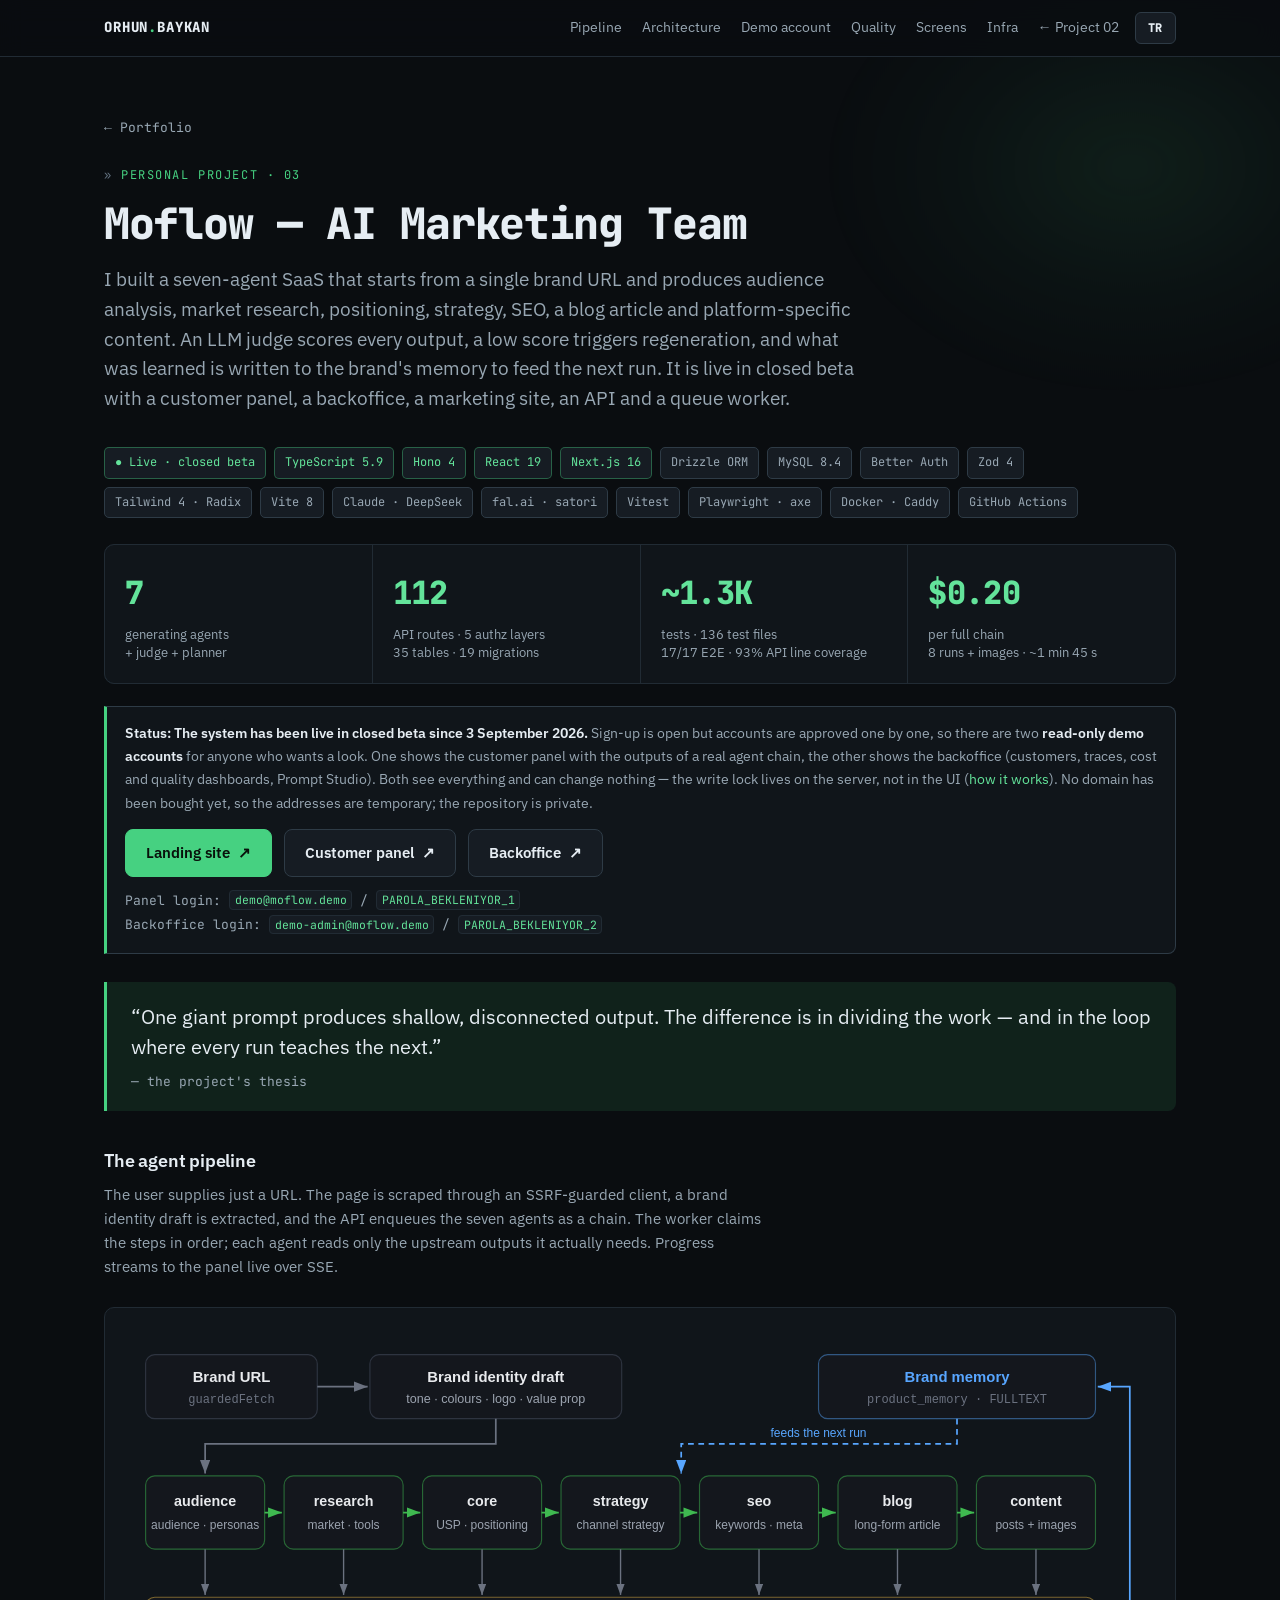
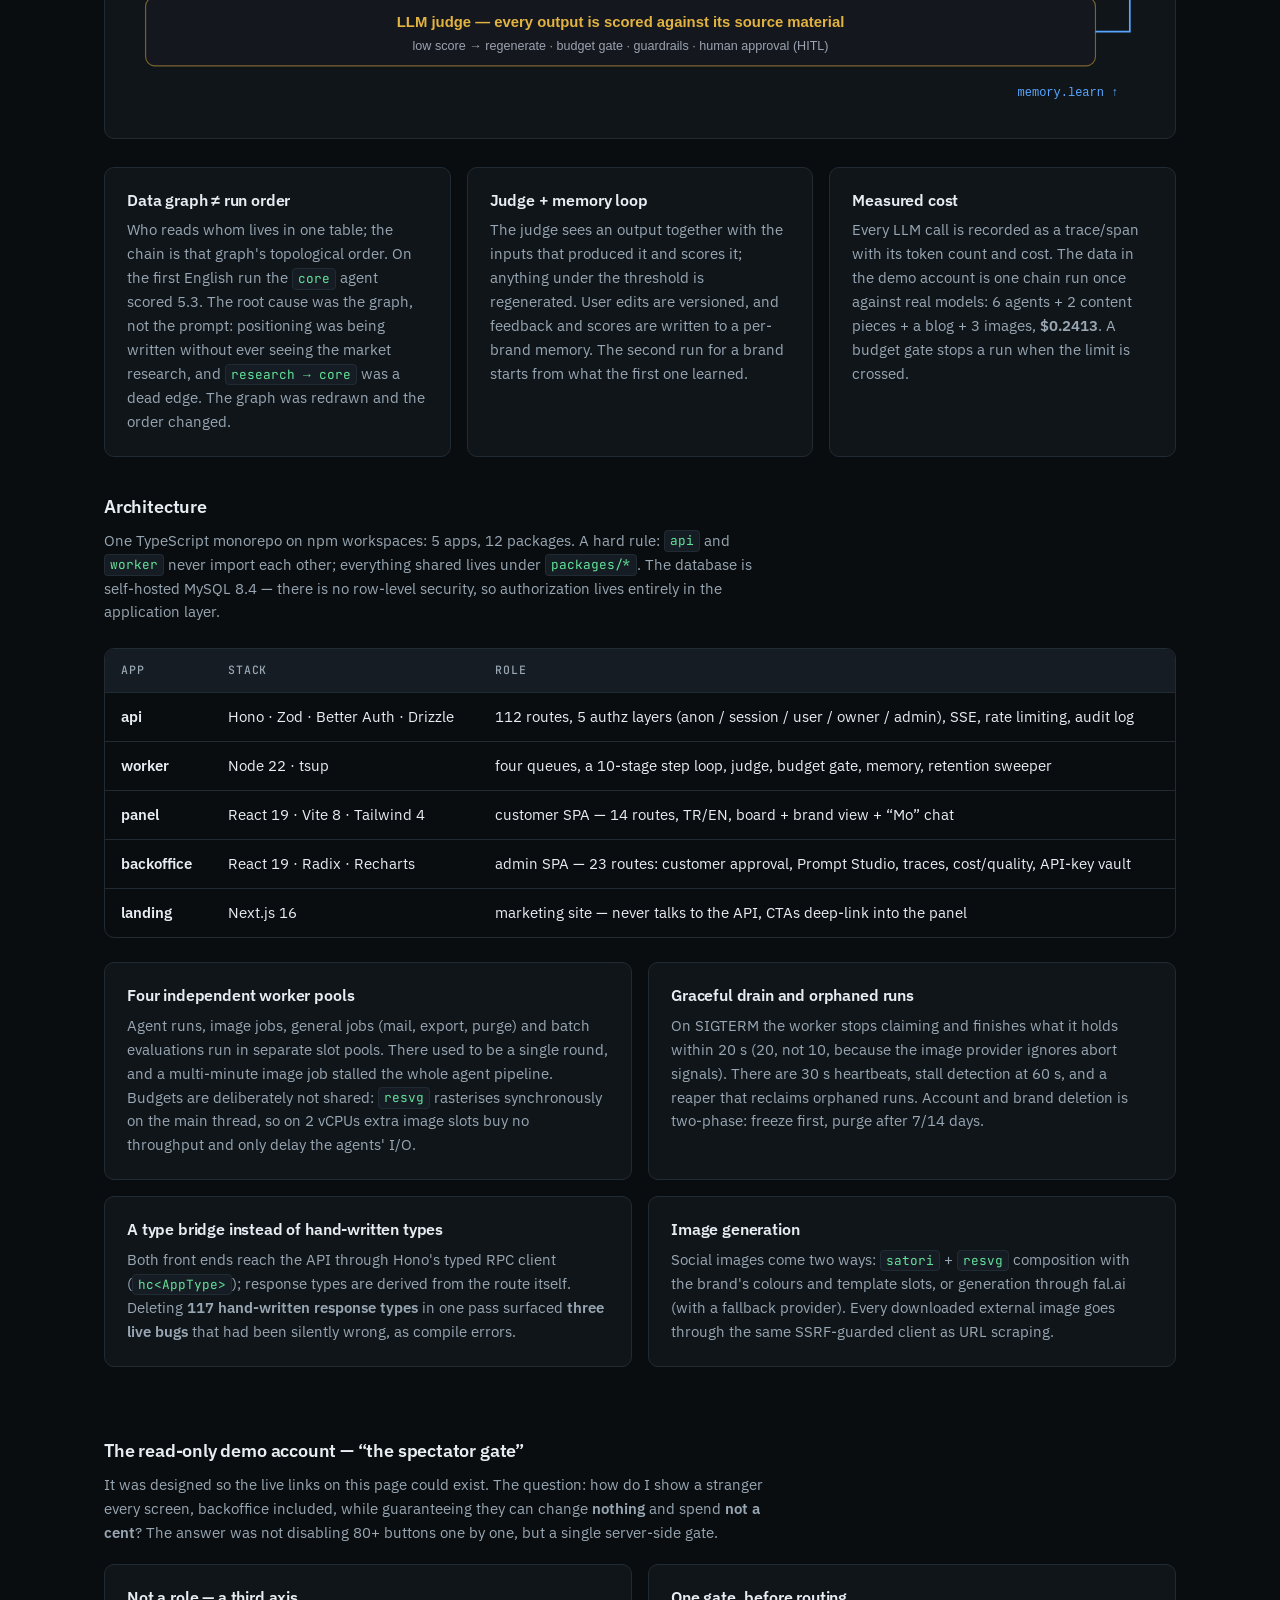
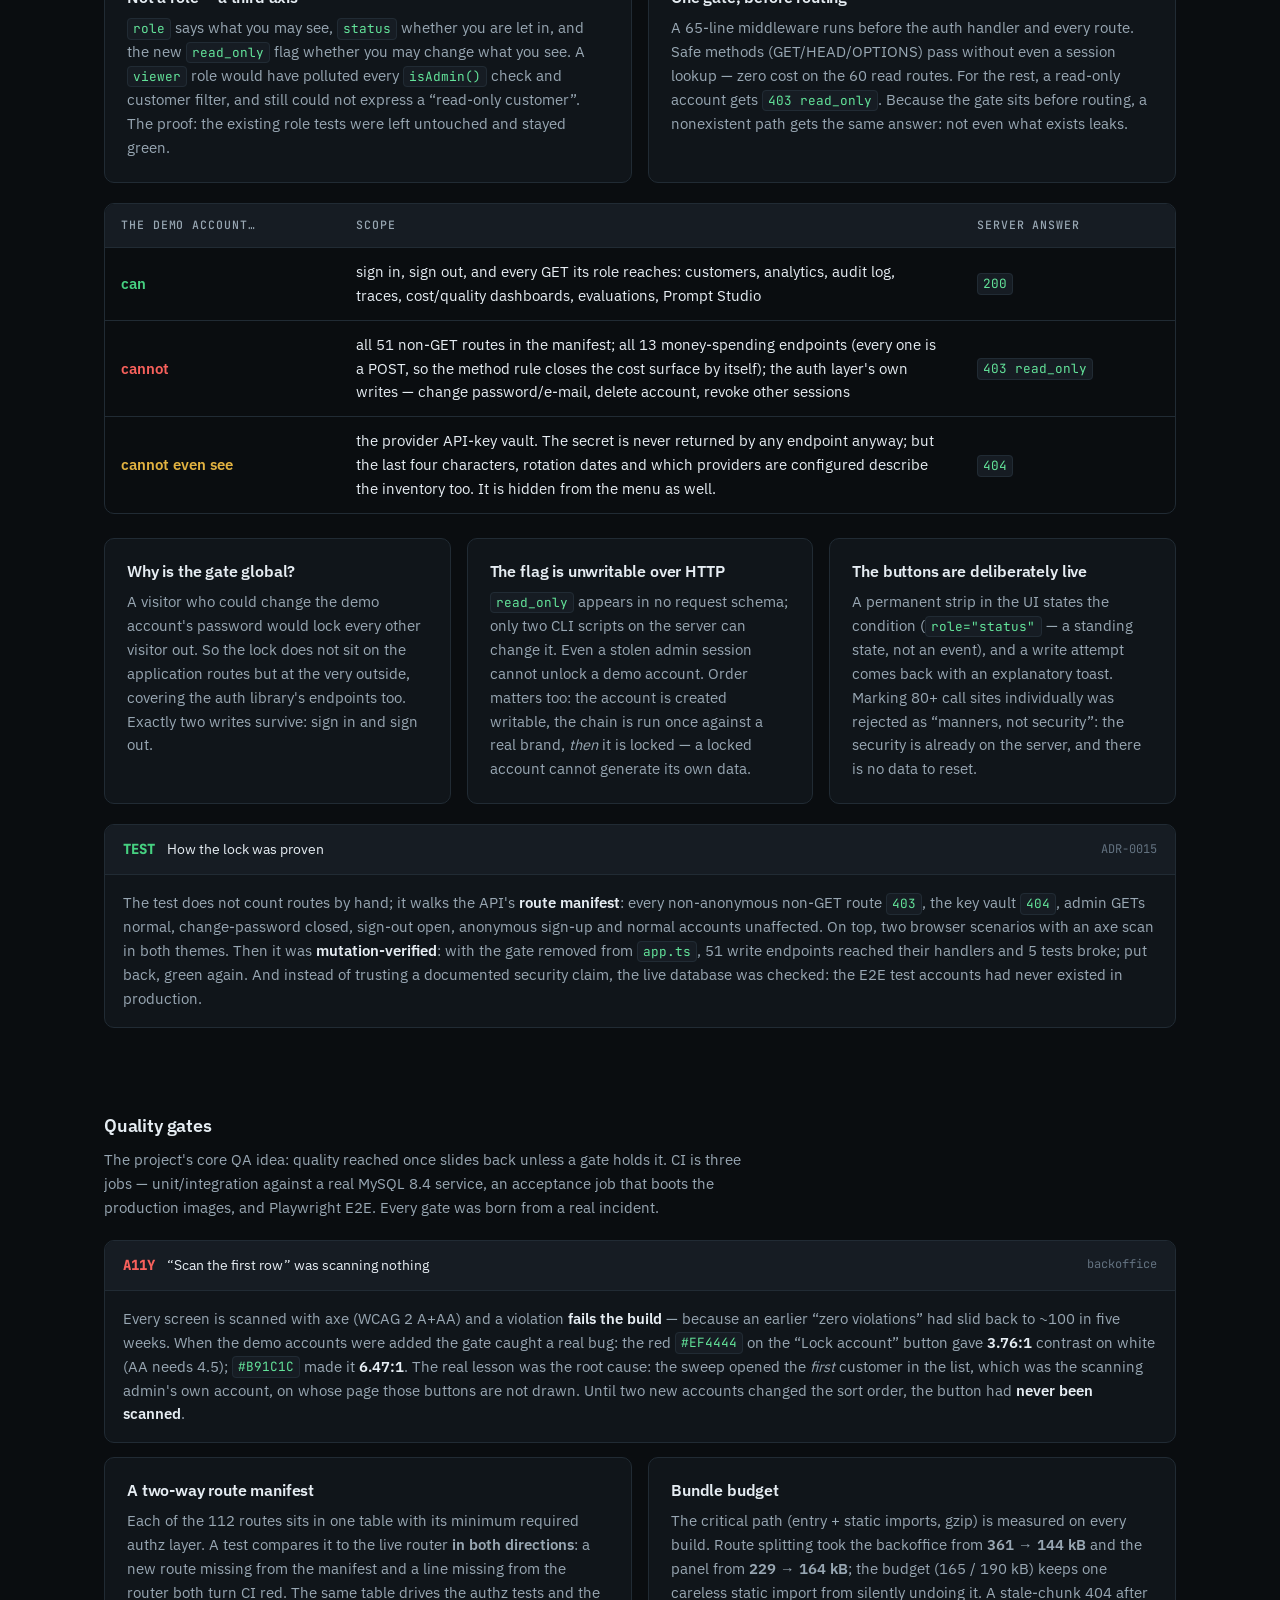
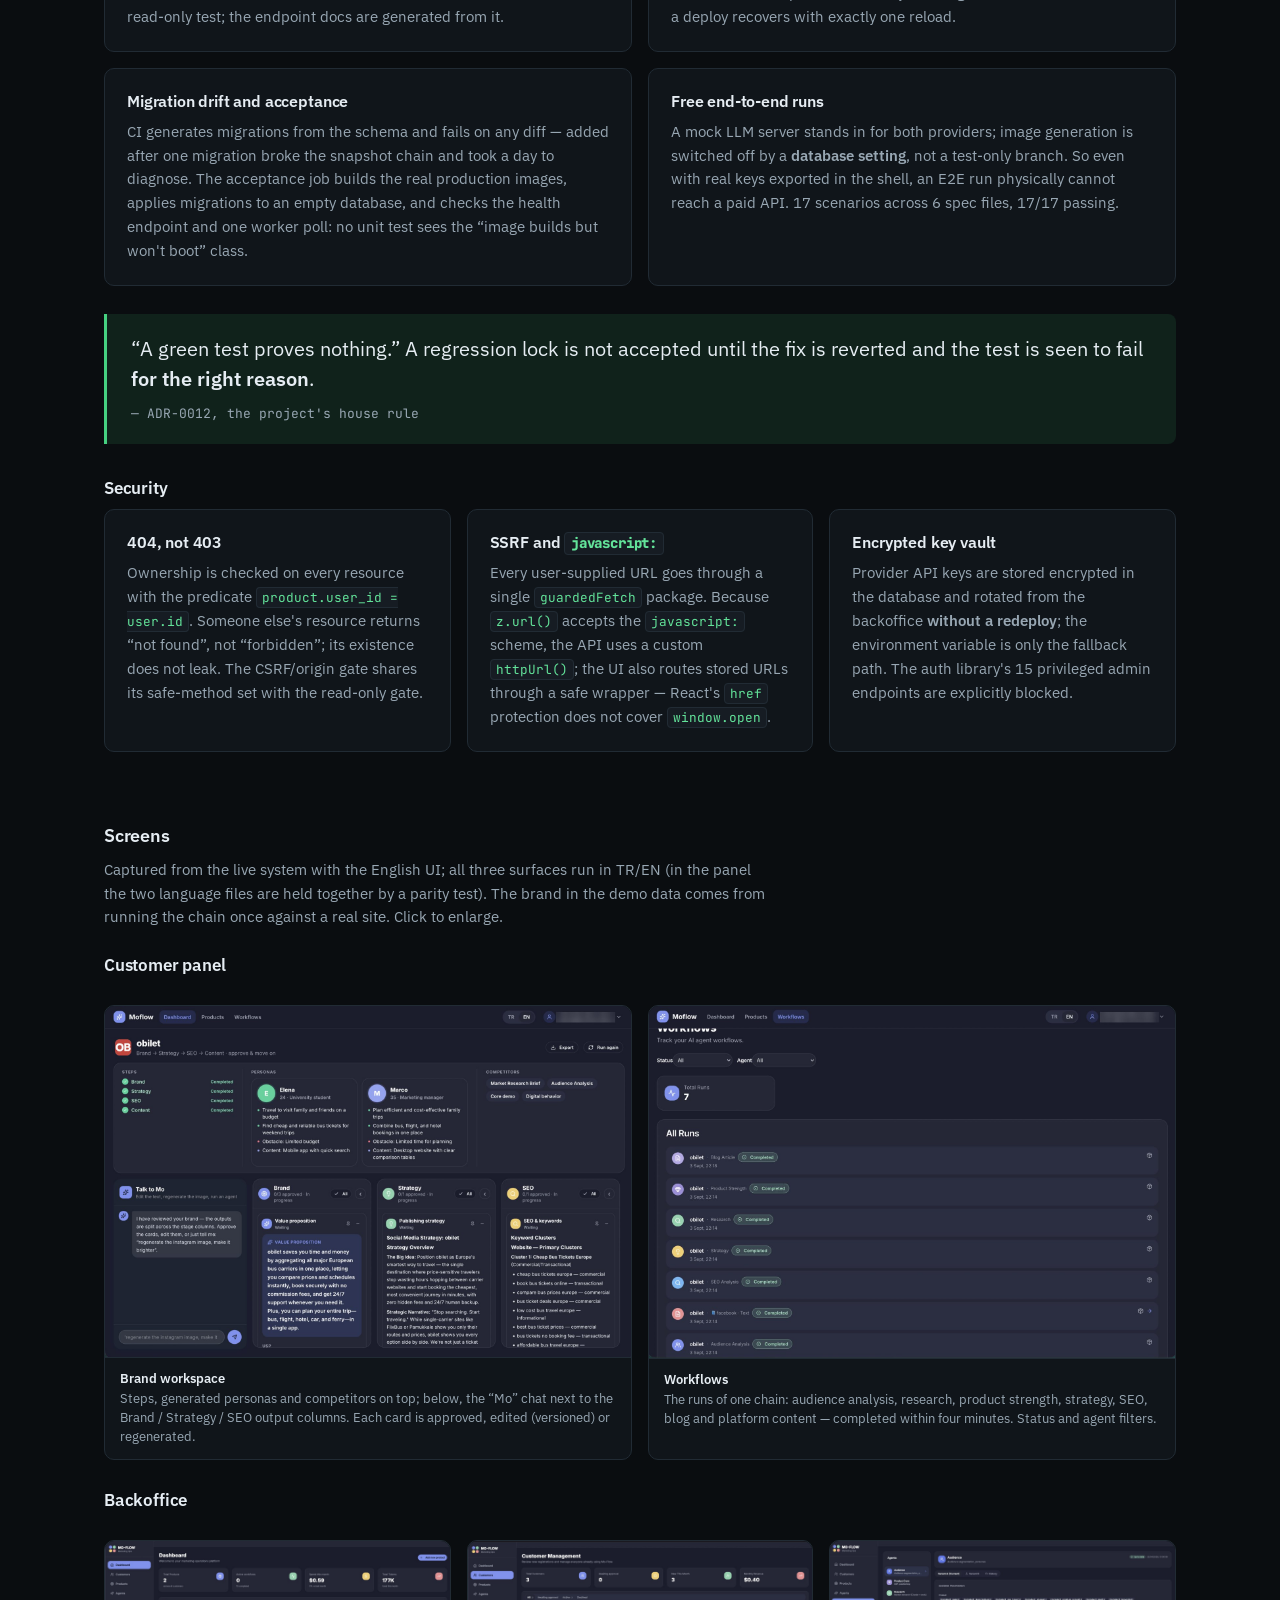
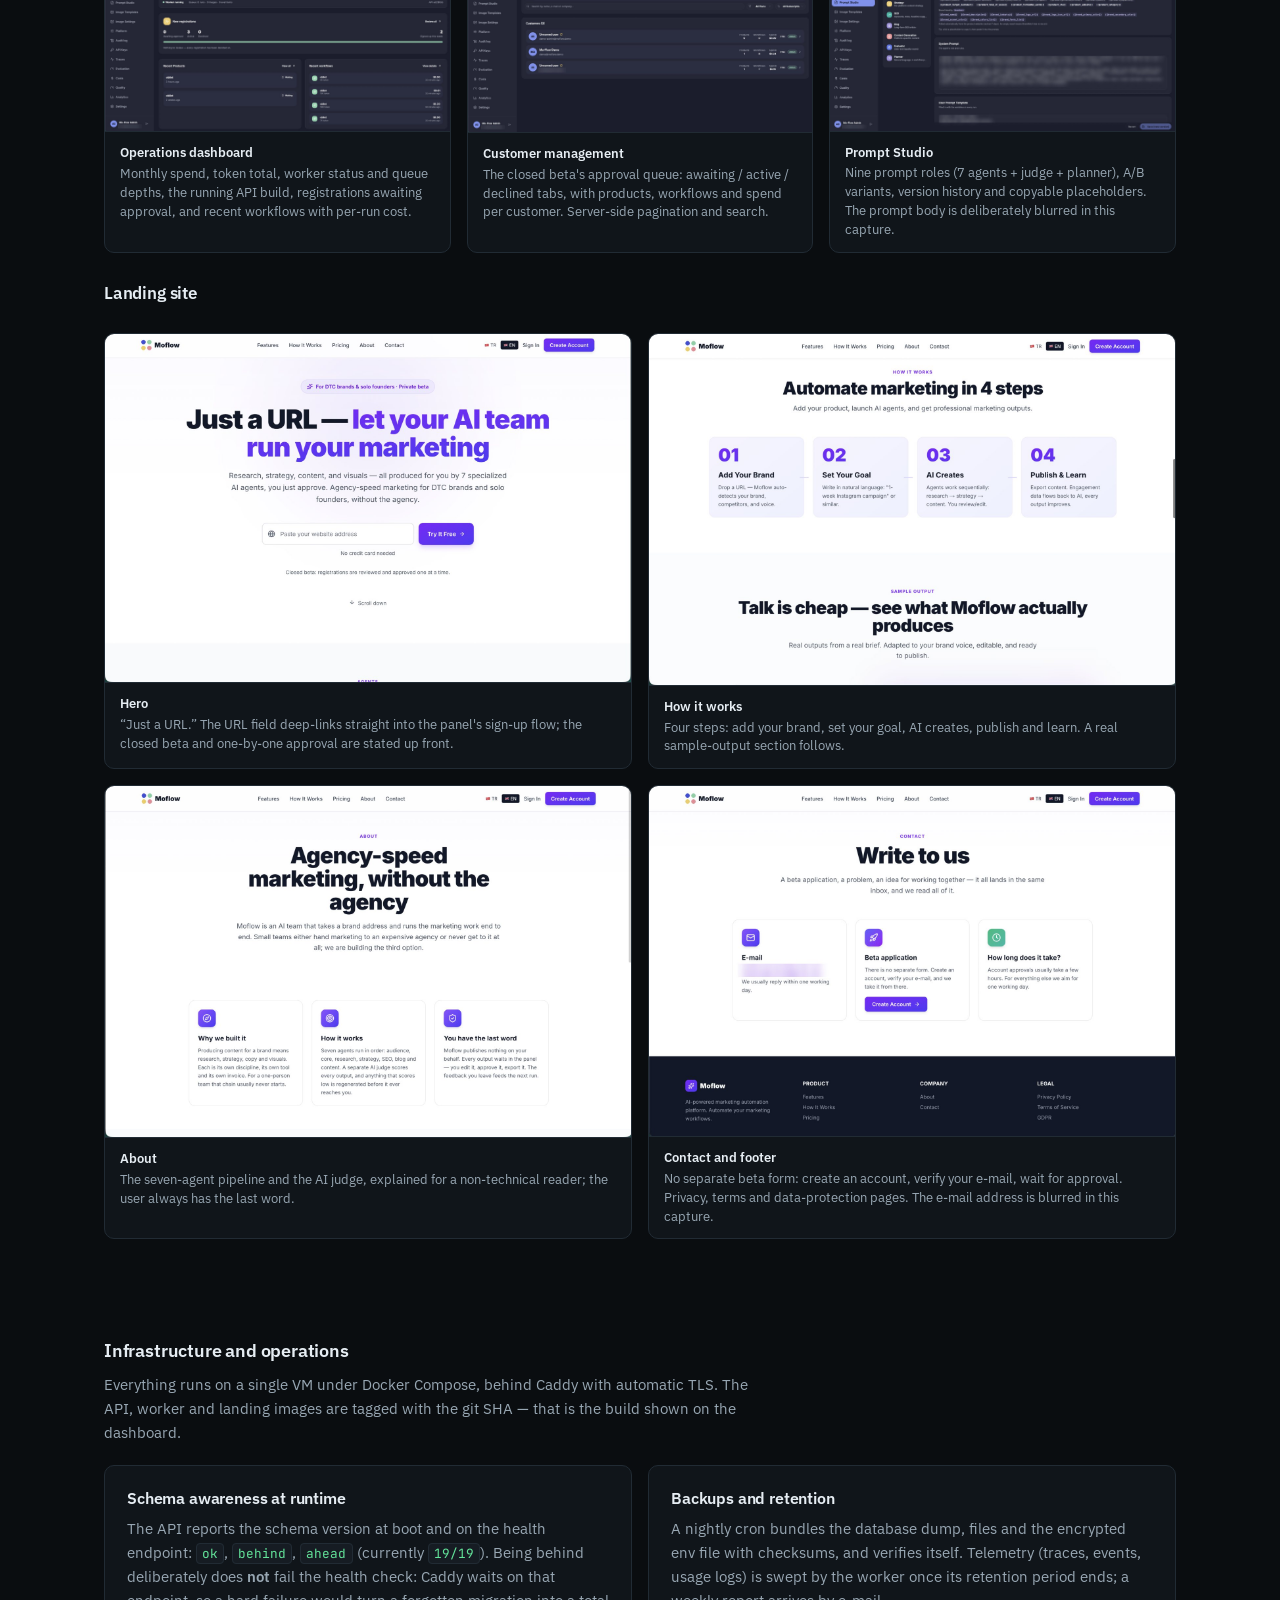
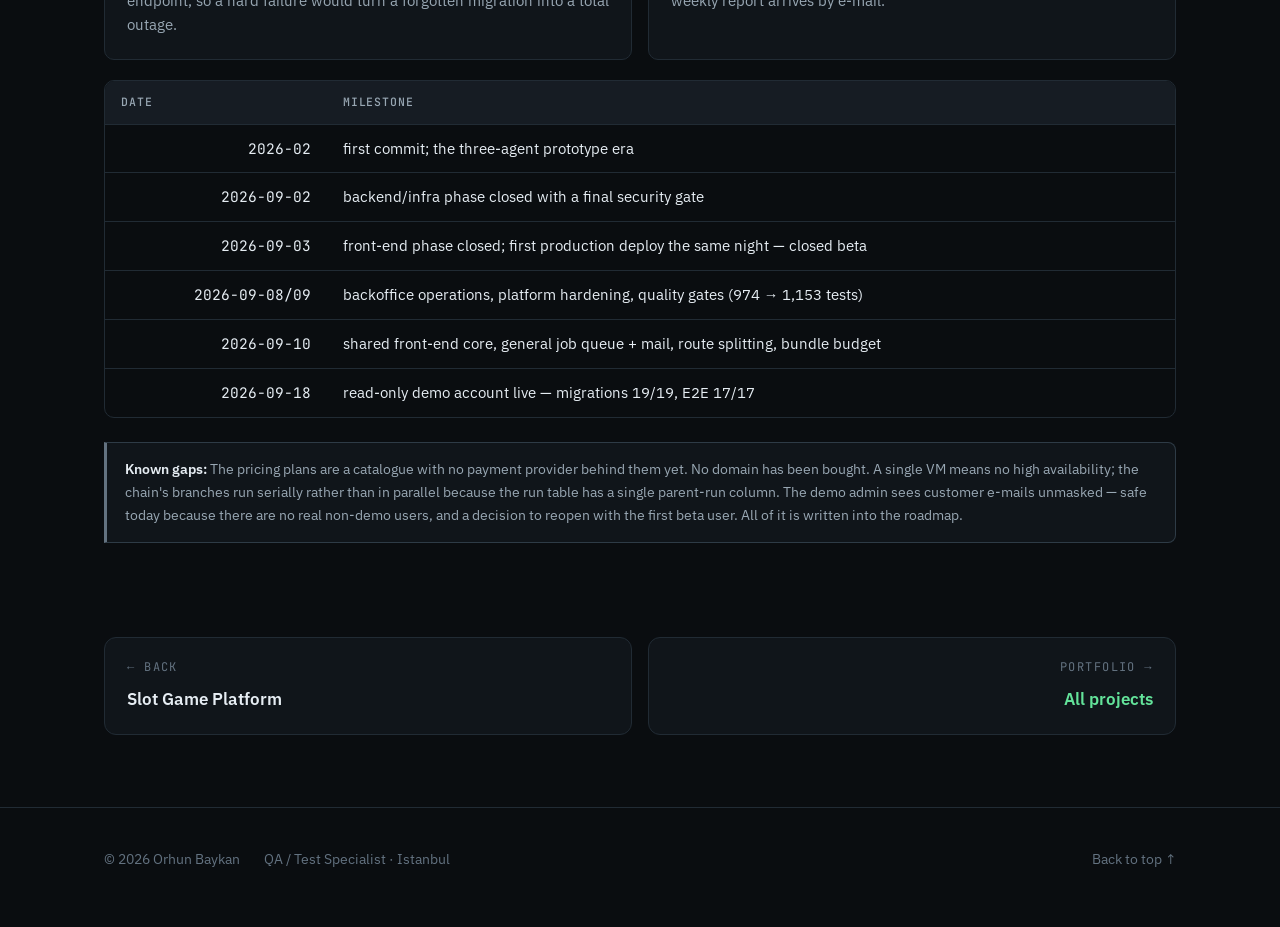
<file: projects/moflow/index.html>
<!doctype html>
<html lang="tr" data-title-tr="Moflow — AI Pazarlama Ekibi — Orhun Baykan" data-title-en="Moflow — AI Marketing Team — Orhun Baykan">
<head>
<meta charset="utf-8">
<meta name="viewport" content="width=device-width, initial-scale=1">
<title>Moflow — AI Pazarlama Ekibi — Orhun Baykan</title>
<meta name="description" content="Tek bir marka URL'sinden araştırma, strateji, SEO ve içerik üreten 7 ajanlı AI pazarlama platformu. 112 API route, 35 tablo, ~1.300 test, sunucu tarafında kilitli salt-okunur demo hesabı.">
<link rel="icon" href="data:image/svg+xml,<svg xmlns='http://www.w3.org/2000/svg' viewBox='0 0 100 100'><rect x='4' y='4' width='92' height='92' rx='18' fill='%230C1014' stroke='%2346D181' stroke-width='6'/><text y='72' x='50' text-anchor='middle' font-size='58' font-family='monospace' font-weight='700' fill='%2346D181'>OB</text></svg>">
<link rel="stylesheet" href="../../assets/css/site.css">
</head>
<body>

<!-- ==================== UST BAR ==================== -->
<div class="topbar">
  <div class="wrap">
    <a class="brand" href="../../">ORHUN<span>.</span>BAYKAN</a>
    <nav class="navlinks" id="navlinks">
      <a href="#hat"><span data-lang="tr">Ajan hattı</span><span data-lang="en">Pipeline</span></a>
      <a href="#mimari"><span data-lang="tr">Mimari</span><span data-lang="en">Architecture</span></a>
      <a href="#demo"><span data-lang="tr">Demo hesabı</span><span data-lang="en">Demo account</span></a>
      <a href="#kalite"><span data-lang="tr">Kalite</span><span data-lang="en">Quality</span></a>
      <a href="#ekranlar"><span data-lang="tr">Ekranlar</span><span data-lang="en">Screens</span></a>
      <a href="#altyapi"><span data-lang="tr">Altyapı</span><span data-lang="en">Infra</span></a>
      <a href="../platform/"><span data-lang="tr">← Proje 02</span><span data-lang="en">← Project 02</span></a>
    </nav>
    <button class="menubtn" id="menubtn" type="button" aria-label="Menu" aria-controls="navlinks" aria-expanded="false"><svg viewBox="0 0 24 24" fill="none" stroke="currentColor" stroke-width="2" stroke-linecap="round"><path d="M4 7h16M4 12h16M4 17h16"/></svg></button>
    <button class="langbtn" id="langbtn" type="button" aria-label="Change language">
      <span data-lang="tr">EN</span><span data-lang="en">TR</span>
    </button>
  </div>
</div>

<!-- ==================== PROJE C: MOFLOW ==================== -->
<section id="moflow" class="phero">
<div class="wrap">
  <a class="crumb" href="../../">← <span data-lang="tr">Portföy</span><span data-lang="en">Portfolio</span></a>
  <div class="shead">
    <div class="stag"><span data-lang="tr">Kişisel proje · 03</span><span data-lang="en">Personal project · 03</span></div>
    <h1><span data-lang="tr">Moflow — AI Pazarlama Ekibi</span><span data-lang="en">Moflow — AI Marketing Team</span></h1>
    <p class="sub">
      <span data-lang="tr">Tek bir marka URL'sinden yola çıkıp kitle analizi, pazar araştırması, konumlama, strateji, SEO, blog ve platforma özel içerik üreten yedi ajanlı bir SaaS kurdum. Her çıktıyı bir LLM hakem puanlar, düşük skor yeniden üretimi tetikler, öğrenilenler markanın hafızasına yazılıp bir sonraki koşuyu besler. Müşteri paneli, yönetim paneli, tanıtım sitesi, API ve kuyruk worker'ı ile birlikte kapalı betada yayında.</span>
      <span data-lang="en">I built a seven-agent SaaS that starts from a single brand URL and produces audience analysis, market research, positioning, strategy, SEO, a blog article and platform-specific content. An LLM judge scores every output, a low score triggers regeneration, and what was learned is written to the brand's memory to feed the next run. It is live in closed beta with a customer panel, a backoffice, a marketing site, an API and a queue worker.</span>
    </p>
  </div>

  <div class="badges">
    <span class="badge g">● <span data-lang="tr">Yayında · kapalı beta</span><span data-lang="en">Live · closed beta</span></span>
    <span class="badge g">TypeScript 5.9</span>
    <span class="badge g">Hono 4</span>
    <span class="badge g">React 19</span>
    <span class="badge g">Next.js 16</span>
    <span class="badge">Drizzle ORM</span>
    <span class="badge">MySQL 8.4</span>
    <span class="badge">Better Auth</span>
    <span class="badge">Zod 4</span>
    <span class="badge">Tailwind 4 · Radix</span>
    <span class="badge">Vite 8</span>
    <span class="badge">Claude · DeepSeek</span>
    <span class="badge">fal.ai · satori</span>
    <span class="badge">Vitest</span>
    <span class="badge">Playwright · axe</span>
    <span class="badge">Docker · Caddy</span>
    <span class="badge">GitHub Actions</span>
  </div>

  <div class="metrics">
    <div class="metric"><div class="n">7</div><div class="l"><span data-lang="tr">üretici ajan<br>+ hakem (judge) + planlayıcı</span><span data-lang="en">generating agents<br>+ judge + planner</span></div></div>
    <div class="metric"><div class="n">112</div><div class="l"><span data-lang="tr">API route · 5 yetki katmanı<br>35 tablo · 19 migration</span><span data-lang="en">API routes · 5 authz layers<br>35 tables · 19 migrations</span></div></div>
    <div class="metric"><div class="n">~1.3K</div><div class="l"><span data-lang="tr">test · 136 test dosyası<br>17/17 E2E · API satır kapsamı %93</span><span data-lang="en">tests · 136 test files<br>17/17 E2E · 93% API line coverage</span></div></div>
    <div class="metric"><div class="n">$0.20</div><div class="l"><span data-lang="tr">tam zincir maliyeti<br>8 koşu + görseller · ~1 dk 45 sn</span><span data-lang="en">per full chain<br>8 runs + images · ~1 min 45 s</span></div></div>
  </div>

  <div class="note" style="border-left-color:var(--acc)">
    <b><span data-lang="tr">Durum:</span><span data-lang="en">Status:</span></b>
    <span data-lang="tr"><b>Sistem 3 Eylül 2026'dan beri kapalı betada yayında.</b> Kayıt herkese açık ama hesaplar tek tek onaylanıyor; o yüzden incelemek isteyenler için iki <b>salt-okunur demo hesabı</b> var. Biri müşteri panelini gerçek bir ajan zincirinin çıktılarıyla, diğeri yönetim panelini (müşteriler, izler, maliyet ve kalite panoları, Prompt Studio) gösterir. İkisi de her şeyi görür, hiçbir şeyi değiştiremez — yazma kilidi arayüzde değil sunucudadır (<a href="#demo">nasıl çalışıyor</a>). Henüz alan adı alınmadığı için adresler geçici; depo özeldir.</span>
    <span data-lang="en"><b>The system has been live in closed beta since 3 September 2026.</b> Sign-up is open but accounts are approved one by one, so there are two <b>read-only demo accounts</b> for anyone who wants a look. One shows the customer panel with the outputs of a real agent chain, the other shows the backoffice (customers, traces, cost and quality dashboards, Prompt Studio). Both see everything and can change nothing — the write lock lives on the server, not in the UI (<a href="#demo">how it works</a>). No domain has been bought yet, so the addresses are temporary; the repository is private.</span>
    <div class="btnrow" style="margin-top:14px">
      <a class="btn primary" href="https://136-244-90-5.sslip.io" target="_blank" rel="noopener"><span data-lang="tr">Tanıtım sitesi</span><span data-lang="en">Landing site</span> ↗</a>
      <a class="btn" href="https://app.136-244-90-5.sslip.io" target="_blank" rel="noopener"><span data-lang="tr">Müşteri paneli</span><span data-lang="en">Customer panel</span> ↗</a>
      <a class="btn" href="https://admin.136-244-90-5.sslip.io" target="_blank" rel="noopener"><span data-lang="tr">Yönetim paneli</span><span data-lang="en">Backoffice</span> ↗</a>
    </div>
    <div style="margin-top:12px;font-family:var(--mono);font-size:13px;line-height:1.9">
      <div><span data-lang="tr">Panel girişi:</span><span data-lang="en">Panel login:</span> <code>demo@moflow.demo</code> / <code>PAROLA_BEKLENIYOR_1</code></div>
      <div><span data-lang="tr">Yönetim girişi:</span><span data-lang="en">Backoffice login:</span> <code>demo-admin@moflow.demo</code> / <code>PAROLA_BEKLENIYOR_2</code></div>
    </div>
  </div>

  <div class="pull">
    <span data-lang="tr">“Tek bir dev prompt sığ ve kopuk çıktı üretir. Fark, işi bölmekte ve her koşunun bir sonrakine öğrettiği döngüde.”</span>
    <span data-lang="en">“One giant prompt produces shallow, disconnected output. The difference is in dividing the work — and in the loop where every run teaches the next.”</span>
    <span class="who"><span data-lang="tr">— projenin çıkış fikri</span><span data-lang="en">— the project's thesis</span></span>
  </div>

  <!-- AJAN HATTI -->
  <h3 style="font-size:1.15rem;margin:38px 0 10px" id="hat">
    <span data-lang="tr">Ajan hattı</span><span data-lang="en">The agent pipeline</span>
  </h3>
  <p style="color:var(--ink2);font-size:14.5px;max-width:74ch;margin-bottom:20px">
    <span data-lang="tr">Kullanıcı yalnızca bir URL verir. Sayfa SSRF korumalı bir istemciyle taranır, marka kimliği taslağı çıkarılır ve API yedi ajanı bir zincir olarak kuyruğa yazar. Worker adımları sırayla alır; her ajan yalnızca gerçekten ihtiyaç duyduğu üst çıktıları okur. İlerleme panele SSE ile canlı akar.</span>
    <span data-lang="en">The user supplies just a URL. The page is scraped through an SSRF-guarded client, a brand identity draft is extracted, and the API enqueues the seven agents as a chain. The worker claims the steps in order; each agent reads only the upstream outputs it actually needs. Progress streams to the panel live over SSE.</span>
  </p>

  <div class="diagram">
    <svg viewBox="0 0 900 330" width="100%" height="auto" role="img" aria-label="Agent pipeline diagram">
      <defs>
        <marker id="mg" markerWidth="9" markerHeight="9" refX="8" refY="3" orient="auto"><path d="M0,0 L0,6 L8,3 z" fill="#3FB950"/></marker>
        <marker id="mb" markerWidth="9" markerHeight="9" refX="8" refY="3" orient="auto"><path d="M0,0 L0,6 L8,3 z" fill="#58A6FF"/></marker>
        <marker id="md" markerWidth="9" markerHeight="9" refX="8" refY="3" orient="auto"><path d="M0,0 L0,6 L8,3 z" fill="#6B7280"/></marker>
      </defs>

      <!-- giris -->
      <rect x="18" y="18" width="150" height="56" rx="8" fill="#14171D" stroke="#2E3440"/>
      <text x="93" y="42" text-anchor="middle" fill="#E8EAED" font-size="13" font-weight="700" font-family="sans-serif"><tspan data-lang="tr">Marka URL'si</tspan><tspan data-lang="en">Brand URL</tspan></text>
      <text x="93" y="60" text-anchor="middle" fill="#6B7280" font-size="10.5" font-family="monospace">guardedFetch</text>
      <line x1="168" y1="46" x2="212" y2="46" stroke="#6B7280" stroke-width="1.5" marker-end="url(#md)"/>

      <rect x="214" y="18" width="220" height="56" rx="8" fill="#14171D" stroke="#2E3440"/>
      <text x="324" y="42" text-anchor="middle" fill="#E8EAED" font-size="13" font-weight="700" font-family="sans-serif"><tspan data-lang="tr">Marka kimliği taslağı</tspan><tspan data-lang="en">Brand identity draft</tspan></text>
      <text x="324" y="60" text-anchor="middle" fill="#9BA3AF" font-size="11" font-family="sans-serif"><tspan data-lang="tr">ton · renk · logo · değer önerisi</tspan><tspan data-lang="en">tone · colours · logo · value prop</tspan></text>
      <path d="M324,74 L324,96 L70,96 L70,122" fill="none" stroke="#6B7280" stroke-width="1.5" marker-end="url(#md)"/>

      <!-- hafiza -->
      <rect x="606" y="18" width="242" height="56" rx="8" fill="#14171D" stroke="#58A6FF" stroke-opacity=".45"/>
      <text x="727" y="42" text-anchor="middle" fill="#58A6FF" font-size="13" font-weight="700" font-family="sans-serif"><tspan data-lang="tr">Marka hafızası</tspan><tspan data-lang="en">Brand memory</tspan></text>
      <text x="727" y="60" text-anchor="middle" fill="#6B7280" font-size="10.5" font-family="monospace">product_memory · FULLTEXT</text>
      <path d="M727,74 L727,96 L486,96 L486,122" fill="none" stroke="#58A6FF" stroke-width="1.5" stroke-dasharray="5 4" marker-end="url(#mb)"/>
      <text x="606" y="90" text-anchor="middle" fill="#58A6FF" font-size="10.5" font-family="sans-serif"><tspan data-lang="tr">sonraki koşuyu besler</tspan><tspan data-lang="en">feeds the next run</tspan></text>

      <!-- 7 ajan -->
      <g font-family="sans-serif" text-anchor="middle">
        <rect x="18"  y="124" width="104" height="64" rx="8" fill="#14171D" stroke="#3FB950" stroke-opacity=".5"/>
        <rect x="139" y="124" width="104" height="64" rx="8" fill="#14171D" stroke="#3FB950" stroke-opacity=".5"/>
        <rect x="260" y="124" width="104" height="64" rx="8" fill="#14171D" stroke="#3FB950" stroke-opacity=".5"/>
        <rect x="381" y="124" width="104" height="64" rx="8" fill="#14171D" stroke="#3FB950" stroke-opacity=".5"/>
        <rect x="502" y="124" width="104" height="64" rx="8" fill="#14171D" stroke="#3FB950" stroke-opacity=".5"/>
        <rect x="623" y="124" width="104" height="64" rx="8" fill="#14171D" stroke="#3FB950" stroke-opacity=".5"/>
        <rect x="744" y="124" width="104" height="64" rx="8" fill="#14171D" stroke="#3FB950" stroke-opacity=".5"/>

        <text x="70"  y="150" fill="#E8EAED" font-size="12.5" font-weight="700">audience</text>
        <text x="191" y="150" fill="#E8EAED" font-size="12.5" font-weight="700">research</text>
        <text x="312" y="150" fill="#E8EAED" font-size="12.5" font-weight="700">core</text>
        <text x="433" y="150" fill="#E8EAED" font-size="12.5" font-weight="700">strategy</text>
        <text x="554" y="150" fill="#E8EAED" font-size="12.5" font-weight="700">seo</text>
        <text x="675" y="150" fill="#E8EAED" font-size="12.5" font-weight="700">blog</text>
        <text x="796" y="150" fill="#E8EAED" font-size="12.5" font-weight="700">content</text>

        <text x="70"  y="170" fill="#9BA3AF" font-size="10.5"><tspan data-lang="tr">kitle · persona</tspan><tspan data-lang="en">audience · personas</tspan></text>
        <text x="191" y="170" fill="#9BA3AF" font-size="10.5"><tspan data-lang="tr">pazar · araçlar</tspan><tspan data-lang="en">market · tools</tspan></text>
        <text x="312" y="170" fill="#9BA3AF" font-size="10.5"><tspan data-lang="tr">USP · konumlama</tspan><tspan data-lang="en">USP · positioning</tspan></text>
        <text x="433" y="170" fill="#9BA3AF" font-size="10.5"><tspan data-lang="tr">kanal stratejisi</tspan><tspan data-lang="en">channel strategy</tspan></text>
        <text x="554" y="170" fill="#9BA3AF" font-size="10.5"><tspan data-lang="tr">anahtar kelime</tspan><tspan data-lang="en">keywords · meta</tspan></text>
        <text x="675" y="170" fill="#9BA3AF" font-size="10.5"><tspan data-lang="tr">uzun SEO yazısı</tspan><tspan data-lang="en">long-form article</tspan></text>
        <text x="796" y="170" fill="#9BA3AF" font-size="10.5"><tspan data-lang="tr">gönderi + görsel</tspan><tspan data-lang="en">posts + images</tspan></text>
      </g>
      <g stroke="#3FB950" stroke-width="1.5">
        <line x1="122" y1="156" x2="137" y2="156" marker-end="url(#mg)"/>
        <line x1="243" y1="156" x2="258" y2="156" marker-end="url(#mg)"/>
        <line x1="364" y1="156" x2="379" y2="156" marker-end="url(#mg)"/>
        <line x1="485" y1="156" x2="500" y2="156" marker-end="url(#mg)"/>
        <line x1="606" y1="156" x2="621" y2="156" marker-end="url(#mg)"/>
        <line x1="727" y1="156" x2="742" y2="156" marker-end="url(#mg)"/>
      </g>

      <!-- ajan -> judge -->
      <g stroke="#6B7280" stroke-width="1.2">
        <line x1="70"  y1="188" x2="70"  y2="228" marker-end="url(#md)"/>
        <line x1="191" y1="188" x2="191" y2="228" marker-end="url(#md)"/>
        <line x1="312" y1="188" x2="312" y2="228" marker-end="url(#md)"/>
        <line x1="433" y1="188" x2="433" y2="228" marker-end="url(#md)"/>
        <line x1="554" y1="188" x2="554" y2="228" marker-end="url(#md)"/>
        <line x1="675" y1="188" x2="675" y2="228" marker-end="url(#md)"/>
        <line x1="796" y1="188" x2="796" y2="228" marker-end="url(#md)"/>
      </g>

      <!-- judge -->
      <rect x="18" y="230" width="830" height="60" rx="8" fill="#14171D" stroke="#E3B341" stroke-opacity=".5"/>
      <text x="433" y="256" text-anchor="middle" fill="#E3B341" font-size="13" font-weight="700" font-family="sans-serif"><tspan data-lang="tr">LLM hakem (judge) — her çıktı kaynak malzemesine göre puanlanır</tspan><tspan data-lang="en">LLM judge — every output is scored against its source material</tspan></text>
      <text x="433" y="276" text-anchor="middle" fill="#9BA3AF" font-size="11" font-family="sans-serif"><tspan data-lang="tr">düşük skor → yeniden üret · bütçe kapısı · guardrail'ler · insan onayı (HITL)</tspan><tspan data-lang="en">low score → regenerate · budget gate · guardrails · human approval (HITL)</tspan></text>

      <!-- judge -> hafiza -->
      <path d="M848,260 L878,260 L878,46 L850,46" fill="none" stroke="#58A6FF" stroke-width="1.5" marker-end="url(#mb)"/>
      <text x="868" y="316" text-anchor="end" fill="#58A6FF" font-size="10.5" font-family="monospace">memory.learn ↑</text>
    </svg>
  </div>

  <div class="grid3" style="margin-top:20px">
    <div class="card">
      <h4><span data-lang="tr">Veri grafiği ≠ çalışma sırası</span><span data-lang="en">Data graph ≠ run order</span></h4>
      <p><span data-lang="tr">Hangi ajanın kimi okuduğu tek bir tabloda tutulur; zincir bu grafiğin topolojik sırasıdır. İlk İngilizce koşuda <code>core</code> ajanı 5.3 aldı. Kök neden prompt değil grafikti: konumlama, pazar araştırmasını hiç görmeden yazılıyordu ve <code>research → core</code> ölü bir kenardı. Grafik yeniden çizildi, sıra değişti.</span><span data-lang="en">Who reads whom lives in one table; the chain is that graph's topological order. On the first English run the <code>core</code> agent scored 5.3. The root cause was the graph, not the prompt: positioning was being written without ever seeing the market research, and <code>research → core</code> was a dead edge. The graph was redrawn and the order changed.</span></p>
    </div>
    <div class="card">
      <h4><span data-lang="tr">Hakem + hafıza döngüsü</span><span data-lang="en">Judge + memory loop</span></h4>
      <p><span data-lang="tr">Hakem, çıktıyı onu üreten girdilerle birlikte görür ve puanlar; eşik altı yeniden üretilir. Kullanıcı düzenlemeleri sürümlenir, geri bildirim ve skorlar markaya özel hafızaya yazılır. Aynı marka için ikinci koşu birincinin öğrendikleriyle başlar.</span><span data-lang="en">The judge sees an output together with the inputs that produced it and scores it; anything under the threshold is regenerated. User edits are versioned, and feedback and scores are written to a per-brand memory. The second run for a brand starts from what the first one learned.</span></p>
    </div>
    <div class="card">
      <h4><span data-lang="tr">Ölçülmüş maliyet</span><span data-lang="en">Measured cost</span></h4>
      <p><span data-lang="tr">Her LLM çağrısı, token sayısı ve maliyetiyle birlikte iz (trace/span) olarak kaydedilir. Demo hesabındaki veri, gerçek modellerle bir kez koşturulmuş tek bir zincirdir: 6 ajan + 2 içerik + blog + 3 görsel, <b>$0.2413</b>. Bütçe kapısı limit aşılınca koşuyu durdurur.</span><span data-lang="en">Every LLM call is recorded as a trace/span with its token count and cost. The data in the demo account is one chain run once against real models: 6 agents + 2 content pieces + a blog + 3 images, <b>$0.2413</b>. A budget gate stops a run when the limit is crossed.</span></p>
    </div>
  </div>

  <!-- MIMARI -->
  <h3 style="font-size:1.15rem;margin:38px 0 10px" id="mimari">
    <span data-lang="tr">Mimari</span><span data-lang="en">Architecture</span>
  </h3>
  <p style="color:var(--ink2);font-size:14.5px;max-width:74ch;margin-bottom:20px">
    <span data-lang="tr">npm workspaces üzerinde tek bir TypeScript monorepo: 5 uygulama, 12 paket. Kesin kural: <code>api</code> ve <code>worker</code> birbirini asla import etmez; ortak her şey <code>packages/*</code> altındadır. Veritabanı kendi barındırdığım MySQL 8.4 — satır düzeyi güvenlik olmadığı için yetkilendirme tamamen uygulama katmanındadır.</span>
    <span data-lang="en">One TypeScript monorepo on npm workspaces: 5 apps, 12 packages. A hard rule: <code>api</code> and <code>worker</code> never import each other; everything shared lives under <code>packages/*</code>. The database is self-hosted MySQL 8.4 — there is no row-level security, so authorization lives entirely in the application layer.</span>
  </p>

  <div class="tablewrap">
    <table>
      <thead><tr>
        <th><span data-lang="tr">Uygulama</span><span data-lang="en">App</span></th>
        <th><span data-lang="tr">Teknoloji</span><span data-lang="en">Stack</span></th>
        <th><span data-lang="tr">Görev</span><span data-lang="en">Role</span></th>
      </tr></thead>
      <tbody>
        <tr><td><b>api</b></td><td>Hono · Zod · Better Auth · Drizzle</td><td><span data-lang="tr">112 route, 5 yetki katmanı (anon / session / user / owner / admin), SSE, hız sınırı, denetim kaydı</span><span data-lang="en">112 routes, 5 authz layers (anon / session / user / owner / admin), SSE, rate limiting, audit log</span></td></tr>
        <tr><td><b>worker</b></td><td>Node 22 · tsup</td><td><span data-lang="tr">dört kuyruk, 10 aşamalı adım döngüsü, hakem, bütçe kapısı, hafıza, saklama süresi süpürücüsü</span><span data-lang="en">four queues, a 10-stage step loop, judge, budget gate, memory, retention sweeper</span></td></tr>
        <tr><td><b>panel</b></td><td>React 19 · Vite 8 · Tailwind 4</td><td><span data-lang="tr">müşteri SPA'sı — 14 route, TR/EN, pano + marka görünümü + “Mo” sohbeti</span><span data-lang="en">customer SPA — 14 routes, TR/EN, board + brand view + “Mo” chat</span></td></tr>
        <tr><td><b>backoffice</b></td><td>React 19 · Radix · Recharts</td><td><span data-lang="tr">yönetim SPA'sı — 23 route: müşteri onayı, Prompt Studio, izler, maliyet/kalite, API anahtar kasası</span><span data-lang="en">admin SPA — 23 routes: customer approval, Prompt Studio, traces, cost/quality, API-key vault</span></td></tr>
        <tr><td><b>landing</b></td><td>Next.js 16</td><td><span data-lang="tr">tanıtım sitesi — API ile hiç konuşmaz, CTA'lar panele derin bağlanır</span><span data-lang="en">marketing site — never talks to the API, CTAs deep-link into the panel</span></td></tr>
      </tbody>
    </table>
  </div>

  <div class="grid2" style="margin-top:20px;grid-template-columns:repeat(auto-fit,minmax(min(420px,100%),1fr))">
    <div class="card">
      <h4><span data-lang="tr">Dört bağımsız worker havuzu</span><span data-lang="en">Four independent worker pools</span></h4>
      <p><span data-lang="tr">Ajan koşuları, görsel işleri, genel işler (e-posta, dışa aktarım, silme) ve toplu değerlendirmeler ayrı slot havuzlarında çalışır. Eskiden tek tur vardı ve dakikalar süren bir görsel işi bütün ajan hattını bekletiyordu. Bütçeler bilerek paylaşılmaz: <code>resvg</code> ana iş parçacığında senkron çalışır, 2 vCPU'da fazladan görsel slotu verim kazandırmaz, yalnızca ajanların I/O'sunu geciktirir.</span><span data-lang="en">Agent runs, image jobs, general jobs (mail, export, purge) and batch evaluations run in separate slot pools. There used to be a single round, and a multi-minute image job stalled the whole agent pipeline. Budgets are deliberately not shared: <code>resvg</code> rasterises synchronously on the main thread, so on 2 vCPUs extra image slots buy no throughput and only delay the agents' I/O.</span></p>
    </div>
    <div class="card">
      <h4><span data-lang="tr">Düzgün kapanış ve yetim koşular</span><span data-lang="en">Graceful drain and orphaned runs</span></h4>
      <p><span data-lang="tr">SIGTERM'de worker yeni iş almayı keser ve 20 sn içinde elindekini bitirir (görsel sağlayıcı iptal sinyalini yok saydığı için 10 değil 20). 30 sn'lik kalp atışları, 60 sn'de takılma tespiti ve sahipsiz kalan koşuları geri alan bir toplayıcı var. Hesap ve marka silme iki aşamalıdır: önce dondur, 7/14 gün sonra kalıcı sil.</span><span data-lang="en">On SIGTERM the worker stops claiming and finishes what it holds within 20 s (20, not 10, because the image provider ignores abort signals). There are 30 s heartbeats, stall detection at 60 s, and a reaper that reclaims orphaned runs. Account and brand deletion is two-phase: freeze first, purge after 7/14 days.</span></p>
    </div>
    <div class="card">
      <h4><span data-lang="tr">Elle yazılmış tip yerine tip köprüsü</span><span data-lang="en">A type bridge instead of hand-written types</span></h4>
      <p><span data-lang="tr">İki arayüz de API'ye Hono'nun tipli RPC istemcisiyle (<code>hc&lt;AppType&gt;</code>) bağlanır; yanıt tipleri route'un kendisinden türetilir. Elle yazılmış <b>117 yanıt tipini</b> tek seferde silmek, o güne kadar sessizce yanlış çalışan <b>üç canlı hatayı</b> derleme hatası olarak ortaya çıkardı.</span><span data-lang="en">Both front ends reach the API through Hono's typed RPC client (<code>hc&lt;AppType&gt;</code>); response types are derived from the route itself. Deleting <b>117 hand-written response types</b> in one pass surfaced <b>three live bugs</b> that had been silently wrong, as compile errors.</span></p>
    </div>
    <div class="card">
      <h4><span data-lang="tr">Görsel üretimi</span><span data-lang="en">Image generation</span></h4>
      <p><span data-lang="tr">Sosyal medya görselleri iki yoldan gelir: marka renkleri ve şablon yuvalarıyla <code>satori</code> + <code>resvg</code> kompozisyonu, ya da fal.ai üzerinden üretim (yedek sağlayıcıyla). İndirilen her dış görsel, URL taramasıyla aynı SSRF korumalı istemciden geçer.</span><span data-lang="en">Social images come two ways: <code>satori</code> + <code>resvg</code> composition with the brand's colours and template slots, or generation through fal.ai (with a fallback provider). Every downloaded external image goes through the same SSRF-guarded client as URL scraping.</span></p>
    </div>
  </div>
</div>
</section>

<!-- ==================== DEMO HESABI ==================== -->
<section style="border-top:none;padding-top:0">
<div class="wrap">
  <h3 style="font-size:1.15rem;margin:0 0 10px" id="demo">
    <span data-lang="tr">Salt-okunur demo hesabı — “seyirci kapısı”</span><span data-lang="en">The read-only demo account — “the spectator gate”</span>
  </h3>
  <p style="color:var(--ink2);font-size:14.5px;max-width:74ch;margin-bottom:20px">
    <span data-lang="tr">Bu sayfadaki canlı bağlantıları verebilmek için tasarlandı. Soru şuydu: bir yabancıya, yönetim paneli dahil her ekranı gösterip <b>hiçbir şeyi</b> değiştirememesini ve <b>tek kuruş</b> harcatamamasını nasıl garanti ederim? Cevap 80'den fazla butonu tek tek kapatmak değil, tek bir sunucu kapısı oldu.</span>
    <span data-lang="en">It was designed so the live links on this page could exist. The question: how do I show a stranger every screen, backoffice included, while guaranteeing they can change <b>nothing</b> and spend <b>not a cent</b>? The answer was not disabling 80+ buttons one by one, but a single server-side gate.</span>
  </p>

  <div class="grid2">
    <div class="card">
      <h4><span data-lang="tr">Rol değil, üçüncü bir eksen</span><span data-lang="en">Not a role — a third axis</span></h4>
      <p><span data-lang="tr"><code>role</code> neyi görebileceğini, <code>status</code> içeri alınıp alınmadığını, yeni <code>read_only</code> bayrağı ise gördüğünü değiştirip değiştiremeyeceğini söyler. Bir <code>viewer</code> rolü eklemek bütün <code>isAdmin()</code> kontrollerini ve müşteri filtrelerini kirletir, üstelik “salt-okunur müşteri”yi yine ifade edemezdi. Kanıtı: mevcut rol testlerine dokunulmadı ve yeşil kaldılar.</span><span data-lang="en"><code>role</code> says what you may see, <code>status</code> whether you are let in, and the new <code>read_only</code> flag whether you may change what you see. A <code>viewer</code> role would have polluted every <code>isAdmin()</code> check and customer filter, and still could not express a “read-only customer”. The proof: the existing role tests were left untouched and stayed green.</span></p>
    </div>
    <div class="card">
      <h4><span data-lang="tr">Yönlendirmeden önce tek kapı</span><span data-lang="en">One gate, before routing</span></h4>
      <p><span data-lang="tr">65 satırlık bir middleware, kimlik doğrulama işleyicisinden ve bütün route'lardan önce çalışır. Güvenli metotlar (GET/HEAD/OPTIONS) oturuma bile bakılmadan geçer — 60 okuma route'una maliyeti sıfır. Geri kalanlarda hesap salt-okunursa <code>403 read_only</code>. Kapı yönlendirmeden önce olduğu için var olmayan bir yol da aynı cevabı alır: neyin var olduğu bile sızmaz.</span><span data-lang="en">A 65-line middleware runs before the auth handler and every route. Safe methods (GET/HEAD/OPTIONS) pass without even a session lookup — zero cost on the 60 read routes. For the rest, a read-only account gets <code>403 read_only</code>. Because the gate sits before routing, a nonexistent path gets the same answer: not even what exists leaks.</span></p>
    </div>
  </div>

  <div class="tablewrap" style="margin-top:20px">
    <table>
      <thead><tr>
        <th style="width:22%"><span data-lang="tr">Demo hesabı…</span><span data-lang="en">The demo account…</span></th>
        <th><span data-lang="tr">Kapsam</span><span data-lang="en">Scope</span></th>
        <th style="width:20%"><span data-lang="tr">Sunucu cevabı</span><span data-lang="en">Server answer</span></th>
      </tr></thead>
      <tbody>
        <tr>
          <td><b class="pass"><span data-lang="tr">yapabilir</span><span data-lang="en">can</span></b></td>
          <td><span data-lang="tr">giriş, çıkış ve rolünün eriştiği bütün GET'ler: müşteriler, analizler, denetim kaydı, izler, maliyet/kalite panoları, değerlendirmeler, Prompt Studio</span><span data-lang="en">sign in, sign out, and every GET its role reaches: customers, analytics, audit log, traces, cost/quality dashboards, evaluations, Prompt Studio</span></td>
          <td><code>200</code></td>
        </tr>
        <tr>
          <td><b class="fail"><span data-lang="tr">yapamaz</span><span data-lang="en">cannot</span></b></td>
          <td><span data-lang="tr">manifestteki GET olmayan 51 route'un tamamı; para harcatan 13 uç noktanın hepsi (hepsi POST olduğu için metot kuralı maliyet yüzeyini kendiliğinden kapatır); kimlik katmanının kendi yazmaları — parola/e-posta değiştirme, hesabı silme, diğer oturumları kapatma</span><span data-lang="en">all 51 non-GET routes in the manifest; all 13 money-spending endpoints (every one is a POST, so the method rule closes the cost surface by itself); the auth layer's own writes — change password/e-mail, delete account, revoke other sessions</span></td>
          <td><code>403 read_only</code></td>
        </tr>
        <tr>
          <td><b class="skip"><span data-lang="tr">göremez bile</span><span data-lang="en">cannot even see</span></b></td>
          <td><span data-lang="tr">sağlayıcı API anahtarı kasası. Gizli değer zaten hiçbir uç noktadan dönmez; ama son dört hane, rotasyon tarihleri ve hangi sağlayıcıların kurulu olduğu da envanteri anlatır. Menüden de gizlenir.</span><span data-lang="en">the provider API-key vault. The secret is never returned by any endpoint anyway; but the last four characters, rotation dates and which providers are configured describe the inventory too. It is hidden from the menu as well.</span></td>
          <td><code>404</code></td>
        </tr>
      </tbody>
    </table>
  </div>

  <div class="grid3" style="margin-top:20px">
    <div class="card">
      <h4><span data-lang="tr">Kapı neden global?</span><span data-lang="en">Why is the gate global?</span></h4>
      <p><span data-lang="tr">Demo hesabının parolasını değiştirebilen bir ziyaretçi, diğer bütün ziyaretçileri dışarıda bırakır. Bu yüzden kilit uygulama route'larında değil, kimlik kütüphanesinin uç noktalarını da kapsayacak şekilde en dışta durur. Yalnızca iki yazma geçer: giriş ve çıkış.</span><span data-lang="en">A visitor who could change the demo account's password would lock every other visitor out. So the lock does not sit on the application routes but at the very outside, covering the auth library's endpoints too. Exactly two writes survive: sign in and sign out.</span></p>
    </div>
    <div class="card">
      <h4><span data-lang="tr">Bayrak HTTP'den yazılamaz</span><span data-lang="en">The flag is unwritable over HTTP</span></h4>
      <p><span data-lang="tr"><code>read_only</code> hiçbir istek şemasında yoktur; yalnızca sunucudaki iki CLI betiği değiştirebilir. Çalınmış bir admin oturumu bile demo hesabının kilidini açamaz. Sıra da önemlidir: hesap yazılabilir açılır, zincir gerçek bir markayla bir kez koşturulur, <i>sonra</i> kilitlenir — kilitli hesap kendi verisini üretemez.</span><span data-lang="en"><code>read_only</code> appears in no request schema; only two CLI scripts on the server can change it. Even a stolen admin session cannot unlock a demo account. Order matters too: the account is created writable, the chain is run once against a real brand, <i>then</i> it is locked — a locked account cannot generate its own data.</span></p>
    </div>
    <div class="card">
      <h4><span data-lang="tr">Butonlar bilerek açık</span><span data-lang="en">The buttons are deliberately live</span></h4>
      <p><span data-lang="tr">Arayüzde kalıcı bir şerit durumu söyler (<code>role="status"</code> — olay değil, süregelen bir koşul), yazma denemesi açıklayıcı bir uyarıyla döner. 80'den fazla çağrı noktasını tek tek işaretlemek “nezaket, güvenlik değil” diye reddedildi: güvenlik sunucuda zaten var, sıfırlanacak bir veri de yok.</span><span data-lang="en">A permanent strip in the UI states the condition (<code>role="status"</code> — a standing state, not an event), and a write attempt comes back with an explanatory toast. Marking 80+ call sites individually was rejected as “manners, not security”: the security is already on the server, and there is no data to reset.</span></p>
    </div>
  </div>

  <div class="finding" style="margin-top:20px">
    <div class="fh"><span class="fid" style="color:var(--acc)">TEST</span>
      <span><span data-lang="tr">Kilit nasıl kanıtlandı</span><span data-lang="en">How the lock was proven</span></span>
      <span class="fenv">ADR-0015</span>
    </div>
    <div class="fb"><span data-lang="tr">Test, route'ları elle saymaz; API'nin <b>route manifestini</b> gezer: anonim olmayan her GET-dışı route <code>403</code>, anahtar kasası <code>404</code>, admin GET'leri normal, parola değiştirme kapalı, çıkış açık, anonim kayıt ve normal hesaplar etkilenmemiş. Üstüne iki tarayıcı senaryosu, iki temada axe taraması. Sonra <b>mutasyonla doğrulandı</b>: kapı <code>app.ts</code>'ten sökülünce 51 yazma uç noktası işleyicisine ulaştı ve 5 test kırıldı; geri takılınca yeşile döndü. Ayrıca belgedeki bir güvenlik iddiasına güvenmek yerine canlı veritabanına bakıldı: E2E test hesapları üretimde hiç var olmamıştı.</span><span data-lang="en">The test does not count routes by hand; it walks the API's <b>route manifest</b>: every non-anonymous non-GET route <code>403</code>, the key vault <code>404</code>, admin GETs normal, change-password closed, sign-out open, anonymous sign-up and normal accounts unaffected. On top, two browser scenarios with an axe scan in both themes. Then it was <b>mutation-verified</b>: with the gate removed from <code>app.ts</code>, 51 write endpoints reached their handlers and 5 tests broke; put back, green again. And instead of trusting a documented security claim, the live database was checked: the E2E test accounts had never existed in production.</span></div>
  </div>
</div>
</section>

<!-- ==================== KALITE KAPILARI ==================== -->
<section style="border-top:none;padding-top:0">
<div class="wrap">
  <h3 style="font-size:1.15rem;margin:0 0 10px" id="kalite">
    <span data-lang="tr">Kalite kapıları</span><span data-lang="en">Quality gates</span>
  </h3>
  <p style="color:var(--ink2);font-size:14.5px;max-width:74ch;margin-bottom:20px">
    <span data-lang="tr">Projenin QA tarafındaki ana fikri: bir kere ulaşılan kalite, onu tutan bir kapı yoksa geri kayar. CI üç iştir — gerçek bir MySQL 8.4 servisiyle birim/entegrasyon, üretim imajlarını ayağa kaldıran kabul testi ve Playwright E2E. Her kapı gerçek bir olaydan doğdu.</span>
    <span data-lang="en">The project's core QA idea: quality reached once slides back unless a gate holds it. CI is three jobs — unit/integration against a real MySQL 8.4 service, an acceptance job that boots the production images, and Playwright E2E. Every gate was born from a real incident.</span>
  </p>

  <div class="finding">
    <div class="fh"><span class="fid">A11Y</span>
      <span><span data-lang="tr">“İlk satırı tara” hiçbir şeyi taramıyordu</span><span data-lang="en">“Scan the first row” was scanning nothing</span></span>
      <span class="fenv">backoffice</span>
    </div>
    <div class="fb"><span data-lang="tr">Her ekran axe (WCAG 2 A+AA) ile taranır ve ihlal <b>build'i kırar</b> — çünkü daha önce ulaşılan “sıfır ihlal” beş haftada ~100 ihlale geri kaymıştı. Demo hesapları eklenince kapı gerçek bir hata yakaladı: “Hesabı kilitle” butonundaki kırmızı <code>#EF4444</code> beyaz üstünde <b>3.76:1</b> kontrast veriyordu (AA 4.5 ister); <code>#B91C1C</code> ile <b>6.47:1</b> oldu. Asıl ders kök nedendeydi: tarama listedeki <i>ilk</i> müşteriyi açıyordu, o da taramayı yapan adminin kendi hesabıydı ve kendi sayfasında bu butonlar çizilmiyordu. İki yeni hesap sıralamayı değiştirene kadar buton <b>hiç taranmamıştı</b>.</span><span data-lang="en">Every screen is scanned with axe (WCAG 2 A+AA) and a violation <b>fails the build</b> — because an earlier “zero violations” had slid back to ~100 in five weeks. When the demo accounts were added the gate caught a real bug: the red <code>#EF4444</code> on the “Lock account” button gave <b>3.76:1</b> contrast on white (AA needs 4.5); <code>#B91C1C</code> made it <b>6.47:1</b>. The real lesson was the root cause: the sweep opened the <i>first</i> customer in the list, which was the scanning admin's own account, on whose page those buttons are not drawn. Until two new accounts changed the sort order, the button had <b>never been scanned</b>.</span></div>
  </div>

  <div class="grid2" style="grid-template-columns:repeat(auto-fit,minmax(min(420px,100%),1fr))">
    <div class="card">
      <h4><span data-lang="tr">İki yönlü route manifesti</span><span data-lang="en">A two-way route manifest</span></h4>
      <p><span data-lang="tr">112 route'un her biri, gereken asgari yetki katmanıyla tek bir tabloda durur. Test bunu canlı router'la <b>iki yönde</b> karşılaştırır: manifestte olmayan yeni bir route da, router'da olmayan bir satır da CI'ı kırar. Aynı tablo yetki testlerini ve salt-okunur testini sürer; uç nokta dokümanı ondan üretilir.</span><span data-lang="en">Each of the 112 routes sits in one table with its minimum required authz layer. A test compares it to the live router <b>in both directions</b>: a new route missing from the manifest and a line missing from the router both turn CI red. The same table drives the authz tests and the read-only test; the endpoint docs are generated from it.</span></p>
    </div>
    <div class="card">
      <h4><span data-lang="tr">Bundle bütçesi</span><span data-lang="en">Bundle budget</span></h4>
      <p><span data-lang="tr">Kritik yol (giriş + statik import'lar, gzip) her build'de ölçülür. Route bazlı bölme yönetim panelini <b>361 → 144 kB</b>, müşteri panelini <b>229 → 164 kB</b>'a indirdi; bütçe (165 / 190 kB) tek bir dikkatsiz statik import'un bunu sessizce geri almasını engeller. Deploy sonrası eski chunk 404'ü tam bir kez yeniden yüklemeyle toparlanır.</span><span data-lang="en">The critical path (entry + static imports, gzip) is measured on every build. Route splitting took the backoffice from <b>361 → 144 kB</b> and the panel from <b>229 → 164 kB</b>; the budget (165 / 190 kB) keeps one careless static import from silently undoing it. A stale-chunk 404 after a deploy recovers with exactly one reload.</span></p>
    </div>
    <div class="card">
      <h4><span data-lang="tr">Migration kayması ve kabul testi</span><span data-lang="en">Migration drift and acceptance</span></h4>
      <p><span data-lang="tr">CI şemadan migration üretir ve fark çıkarsa kırılır — bir migration'ın snapshot zincirini bozup teşhisi bir gün sürdükten sonra eklendi. Kabul işi gerçek üretim imajlarını derler, boş veritabanına migration'ları uygular, sağlık ucunu ve bir worker turunu doğrular: “imaj derleniyor ama açılmıyor” sınıfını hiçbir birim testi görmez.</span><span data-lang="en">CI generates migrations from the schema and fails on any diff — added after one migration broke the snapshot chain and took a day to diagnose. The acceptance job builds the real production images, applies migrations to an empty database, and checks the health endpoint and one worker poll: no unit test sees the “image builds but won't boot” class.</span></p>
    </div>
    <div class="card">
      <h4><span data-lang="tr">Ücretsiz uçtan uca koşular</span><span data-lang="en">Free end-to-end runs</span></h4>
      <p><span data-lang="tr">Sahte bir LLM sunucusu iki sağlayıcının da yerine geçer; görsel üretimi test koduyla değil <b>veritabanı ayarıyla</b> kapatılır. Böylece kabukta gerçek anahtarlar dursa bile bir E2E koşusu ücretli bir API'ye fiziksel olarak ulaşamaz. 6 spec dosyasında 17 senaryo, 17/17 geçiyor.</span><span data-lang="en">A mock LLM server stands in for both providers; image generation is switched off by a <b>database setting</b>, not a test-only branch. So even with real keys exported in the shell, an E2E run physically cannot reach a paid API. 17 scenarios across 6 spec files, 17/17 passing.</span></p>
    </div>
  </div>

  <div class="pull">
    <span data-lang="tr">“Yeşil bir test hiçbir şey kanıtlamaz.” Bir regresyon kilidi, düzeltme geri alınıp testin <b>doğru nedenle</b> kırıldığı görülmeden kabul edilmez.</span>
    <span data-lang="en">“A green test proves nothing.” A regression lock is not accepted until the fix is reverted and the test is seen to fail <b>for the right reason</b>.</span>
    <span class="who"><span data-lang="tr">— ADR-0012, projenin ev kuralı</span><span data-lang="en">— ADR-0012, the project's house rule</span></span>
  </div>

  <h3 style="font-size:1.05rem;margin:34px 0 10px">
    <span data-lang="tr">Güvenlik</span><span data-lang="en">Security</span>
  </h3>
  <div class="grid3">
    <div class="card">
      <h4><span data-lang="tr">404, 403 değil</span><span data-lang="en">404, not 403</span></h4>
      <p><span data-lang="tr">Sahiplik, her kaynakta <code>product.user_id = user.id</code> yüklemiyle denetlenir. Başkasının kaynağı “yasak” değil “yok” döner; var olduğu bilgisi sızmaz. CSRF/origin kapısı, salt-okunur kapısıyla aynı güvenli-metot kümesini paylaşır.</span><span data-lang="en">Ownership is checked on every resource with the predicate <code>product.user_id = user.id</code>. Someone else's resource returns “not found”, not “forbidden”; its existence does not leak. The CSRF/origin gate shares its safe-method set with the read-only gate.</span></p>
    </div>
    <div class="card">
      <h4><span data-lang="tr">SSRF ve <code>javascript:</code></span><span data-lang="en">SSRF and <code>javascript:</code></span></h4>
      <p><span data-lang="tr">Kullanıcının verdiği her URL tek bir <code>guardedFetch</code> paketinden geçer. <code>z.url()</code> <code>javascript:</code> şemasını kabul ettiği için API özel bir <code>httpUrl()</code> kullanır; arayüz de saklanan URL'leri güvenli bir sarmalayıcıdan geçirir — React'in <code>href</code> koruması <code>window.open</code>'ı kapsamaz.</span><span data-lang="en">Every user-supplied URL goes through a single <code>guardedFetch</code> package. Because <code>z.url()</code> accepts the <code>javascript:</code> scheme, the API uses a custom <code>httpUrl()</code>; the UI also routes stored URLs through a safe wrapper — React's <code>href</code> protection does not cover <code>window.open</code>.</span></p>
    </div>
    <div class="card">
      <h4><span data-lang="tr">Şifreli anahtar kasası</span><span data-lang="en">Encrypted key vault</span></h4>
      <p><span data-lang="tr">Sağlayıcı API anahtarları veritabanında şifreli durur ve yönetim panelinden <b>yeniden deploy etmeden</b> döndürülür; ortam değişkeni yalnızca yedek yoldur. Kimlik kütüphanesinin 15 ayrıcalıklı admin ucu açıkça kapatılmıştır.</span><span data-lang="en">Provider API keys are stored encrypted in the database and rotated from the backoffice <b>without a redeploy</b>; the environment variable is only the fallback path. The auth library's 15 privileged admin endpoints are explicitly blocked.</span></p>
    </div>
  </div>
</div>
</section>

<!-- ==================== EKRANLAR ==================== -->
<section style="border-top:none;padding-top:0">
<div class="wrap">
  <h3 style="font-size:1.15rem;margin:0 0 10px" id="ekranlar">
    <span data-lang="tr">Ekranlar</span><span data-lang="en">Screens</span>
  </h3>
  <p style="color:var(--ink2);font-size:14.5px;max-width:74ch;margin-bottom:20px">
    <span data-lang="tr">Görüntüler canlı sistemden, İngilizce arayüzle alındı; üç yüzey de TR/EN çalışır (panelde iki dil dosyası eşlik testiyle tutulur). Demo verisindeki marka, zincirin gerçek bir siteyle bir kez koşturulmasından gelir. Büyütmek için tıklayın.</span>
    <span data-lang="en">Captured from the live system with the English UI; all three surfaces run in TR/EN (in the panel the two language files are held together by a parity test). The brand in the demo data comes from running the chain once against a real site. Click to enlarge.</span>
  </p>

  <h3 style="font-size:1.05rem;margin:26px 0 12px"><span data-lang="tr">Müşteri paneli</span><span data-lang="en">Customer panel</span></h3>
  <div class="gallery">
    <div class="shot">
      <a href="../../assets/img/moflow-panel-workspace.jpg" target="_blank" rel="noopener" class="zoom"><img src="../../assets/img/moflow-panel-workspace.jpg" alt="Moflow panel product workspace with agent outputs" loading="lazy"></a>
      <div class="cap">
        <b><span data-lang="tr">Marka çalışma alanı</span><span data-lang="en">Brand workspace</span></b>
        <span data-lang="tr">Adımlar, üretilen personalar ve rakipler üstte; altta “Mo” sohbeti ile Marka / Strateji / SEO çıktı sütunları. Her kart onaylanır, düzenlenir (sürümlenir) ya da yeniden üretilir.</span>
        <span data-lang="en">Steps, generated personas and competitors on top; below, the “Mo” chat next to the Brand / Strategy / SEO output columns. Each card is approved, edited (versioned) or regenerated.</span>
      </div>
    </div>
    <div class="shot">
      <a href="../../assets/img/moflow-panel-workflows.jpg" target="_blank" rel="noopener" class="zoom"><img src="../../assets/img/moflow-panel-workflows.jpg" alt="Moflow panel workflows list" loading="lazy"></a>
      <div class="cap">
        <b><span data-lang="tr">İş akışları</span><span data-lang="en">Workflows</span></b>
        <span data-lang="tr">Tek zincirin koşuları: kitle analizi, araştırma, ürün gücü, strateji, SEO, blog ve platform içeriği — dört dakika içinde tamamlanmış. Durum ve ajan filtreleri.</span>
        <span data-lang="en">The runs of one chain: audience analysis, research, product strength, strategy, SEO, blog and platform content — completed within four minutes. Status and agent filters.</span>
      </div>
    </div>
  </div>

  <h3 style="font-size:1.05rem;margin:30px 0 12px"><span data-lang="tr">Yönetim paneli</span><span data-lang="en">Backoffice</span></h3>
  <div class="gallery">
    <div class="shot">
      <a href="../../assets/img/moflow-backoffice-dashboard.jpg" target="_blank" rel="noopener" class="zoom"><img src="../../assets/img/moflow-backoffice-dashboard.jpg" alt="Moflow backoffice dashboard" loading="lazy"></a>
      <div class="cap">
        <b><span data-lang="tr">Operasyon panosu</span><span data-lang="en">Operations dashboard</span></b>
        <span data-lang="tr">Aylık harcama, token toplamı, worker durumu ve kuyruk derinlikleri, çalışan API sürümü, onay bekleyen kayıtlar ve koşu başına maliyetiyle son iş akışları.</span>
        <span data-lang="en">Monthly spend, token total, worker status and queue depths, the running API build, registrations awaiting approval, and recent workflows with per-run cost.</span>
      </div>
    </div>
    <div class="shot">
      <a href="../../assets/img/moflow-backoffice-customers.jpg" target="_blank" rel="noopener" class="zoom"><img src="../../assets/img/moflow-backoffice-customers.jpg" alt="Moflow backoffice customer management" loading="lazy"></a>
      <div class="cap">
        <b><span data-lang="tr">Müşteri yönetimi</span><span data-lang="en">Customer management</span></b>
        <span data-lang="tr">Kapalı betanın onay kuyruğu: bekleyen / aktif / reddedilen sekmeleri, müşteri başına ürün, iş akışı ve harcama. Sunucu tarafı sayfalama ve arama.</span>
        <span data-lang="en">The closed beta's approval queue: awaiting / active / declined tabs, with products, workflows and spend per customer. Server-side pagination and search.</span>
      </div>
    </div>
    <div class="shot">
      <a href="../../assets/img/moflow-backoffice-prompt-studio.jpg" target="_blank" rel="noopener" class="zoom"><img src="../../assets/img/moflow-backoffice-prompt-studio.jpg" alt="Moflow backoffice Prompt Studio" loading="lazy"></a>
      <div class="cap">
        <b>Prompt Studio</b>
        <span data-lang="tr">Dokuz prompt rolü (7 ajan + hakem + planlayıcı), A/B varyantları, sürüm geçmişi ve kopyalanabilir yer tutucular. Prompt gövdesi bu görüntüde bilerek bulanıklaştırıldı.</span>
        <span data-lang="en">Nine prompt roles (7 agents + judge + planner), A/B variants, version history and copyable placeholders. The prompt body is deliberately blurred in this capture.</span>
      </div>
    </div>
  </div>

  <h3 style="font-size:1.05rem;margin:30px 0 12px"><span data-lang="tr">Tanıtım sitesi</span><span data-lang="en">Landing site</span></h3>
  <div class="gallery" style="grid-template-columns:repeat(auto-fit,minmax(min(420px,100%),1fr))">
    <div class="shot">
      <a href="../../assets/img/moflow-landing-hero.jpg" target="_blank" rel="noopener" class="zoom"><img src="../../assets/img/moflow-landing-hero.jpg" alt="Moflow landing page hero" loading="lazy"></a>
      <div class="cap">
        <b><span data-lang="tr">Açılış</span><span data-lang="en">Hero</span></b>
        <span data-lang="tr">“Bir URL yeter.” URL alanı doğrudan panelin kayıt akışına derin bağlanır; kapalı beta ve tek tek onay açıkça söylenir.</span>
        <span data-lang="en">“Just a URL.” The URL field deep-links straight into the panel's sign-up flow; the closed beta and one-by-one approval are stated up front.</span>
      </div>
    </div>
    <div class="shot">
      <a href="../../assets/img/moflow-landing-how-it-works.jpg" target="_blank" rel="noopener" class="zoom"><img src="../../assets/img/moflow-landing-how-it-works.jpg" alt="Moflow landing page how it works section" loading="lazy"></a>
      <div class="cap">
        <b><span data-lang="tr">Nasıl çalışır</span><span data-lang="en">How it works</span></b>
        <span data-lang="tr">Dört adım: markanı ekle, hedefini belirle, AI üretsin, yayınla ve öğren. Altında gerçek bir örnek çıktı bölümü.</span>
        <span data-lang="en">Four steps: add your brand, set your goal, AI creates, publish and learn. A real sample-output section follows.</span>
      </div>
    </div>
    <div class="shot">
      <a href="../../assets/img/moflow-landing-about.jpg" target="_blank" rel="noopener" class="zoom"><img src="../../assets/img/moflow-landing-about.jpg" alt="Moflow landing page about section" loading="lazy"></a>
      <div class="cap">
        <b><span data-lang="tr">Hakkında</span><span data-lang="en">About</span></b>
        <span data-lang="tr">Yedi ajanlı hat ve AI hakem, teknik olmayan bir okur için anlatılır; son söz her zaman kullanıcıdadır.</span>
        <span data-lang="en">The seven-agent pipeline and the AI judge, explained for a non-technical reader; the user always has the last word.</span>
      </div>
    </div>
    <div class="shot">
      <a href="../../assets/img/moflow-landing-contact.jpg" target="_blank" rel="noopener" class="zoom"><img src="../../assets/img/moflow-landing-contact.jpg" alt="Moflow landing page contact section and footer" loading="lazy"></a>
      <div class="cap">
        <b><span data-lang="tr">İletişim ve alt bilgi</span><span data-lang="en">Contact and footer</span></b>
        <span data-lang="tr">Beta başvurusu için ayrı form yok: hesap aç, e-postanı doğrula, onay bekle. Gizlilik, koşullar ve veri koruma sayfaları. E-posta adresi bu görüntüde bulanıklaştırıldı.</span>
        <span data-lang="en">No separate beta form: create an account, verify your e-mail, wait for approval. Privacy, terms and data-protection pages. The e-mail address is blurred in this capture.</span>
      </div>
    </div>
  </div>
</div>
</section>

<!-- ==================== ALTYAPI ==================== -->
<section style="border-top:none;padding-top:0">
<div class="wrap">
  <h3 style="font-size:1.15rem;margin:0 0 10px" id="altyapi">
    <span data-lang="tr">Altyapı ve operasyon</span><span data-lang="en">Infrastructure and operations</span>
  </h3>
  <p style="color:var(--ink2);font-size:14.5px;max-width:74ch;margin-bottom:20px">
    <span data-lang="tr">Her şey tek bir VM'de Docker Compose ile koşar; önünde otomatik TLS'li Caddy vardır. API, worker ve tanıtım sitesi imajları git SHA'sıyla etiketlenir — panoda görünen sürüm odur.</span>
    <span data-lang="en">Everything runs on a single VM under Docker Compose, behind Caddy with automatic TLS. The API, worker and landing images are tagged with the git SHA — that is the build shown on the dashboard.</span>
  </p>

  <div class="grid2">
    <div class="card">
      <h4><span data-lang="tr">Çalışma anında şema farkındalığı</span><span data-lang="en">Schema awareness at runtime</span></h4>
      <p><span data-lang="tr">API açılışta ve sağlık ucunda şema sürümünü raporlar: <code>ok</code>, <code>behind</code>, <code>ahead</code> (şu an <code>19/19</code>). Geride kalmak sağlık kontrolünü bilerek <b>düşürmez</b>: Caddy o uca bakar, sert bir hata unutulmuş bir migration'ı tam kesintiye çevirirdi.</span><span data-lang="en">The API reports the schema version at boot and on the health endpoint: <code>ok</code>, <code>behind</code>, <code>ahead</code> (currently <code>19/19</code>). Being behind deliberately does <b>not</b> fail the health check: Caddy waits on that endpoint, so a hard failure would turn a forgotten migration into a total outage.</span></p>
    </div>
    <div class="card">
      <h4><span data-lang="tr">Yedek ve saklama</span><span data-lang="en">Backups and retention</span></h4>
      <p><span data-lang="tr">Gecelik cron, veritabanı dökümünü, dosyaları ve şifreli ortam dosyasını sağlama toplamlarıyla paketler ve kendini doğrular. Telemetri (izler, olaylar, kullanım kayıtları) saklama süresi dolunca worker tarafından süpürülür; haftalık rapor e-postayla gelir.</span><span data-lang="en">A nightly cron bundles the database dump, files and the encrypted env file with checksums, and verifies itself. Telemetry (traces, events, usage logs) is swept by the worker once its retention period ends; a weekly report arrives by e-mail.</span></p>
    </div>
  </div>

  <div class="tablewrap" style="margin-top:20px">
    <table>
      <thead><tr>
        <th><span data-lang="tr">Tarih</span><span data-lang="en">Date</span></th>
        <th><span data-lang="tr">Kilometre taşı</span><span data-lang="en">Milestone</span></th>
      </tr></thead>
      <tbody>
        <tr><td class="num">2026-02</td><td><span data-lang="tr">ilk commit; üç ajanlı prototip dönemi</span><span data-lang="en">first commit; the three-agent prototype era</span></td></tr>
        <tr><td class="num">2026-09-02</td><td><span data-lang="tr">backend/altyapı fazı son güvenlik kapısıyla kapandı</span><span data-lang="en">backend/infra phase closed with a final security gate</span></td></tr>
        <tr><td class="num">2026-09-03</td><td><span data-lang="tr">arayüz fazı kapandı; aynı gece ilk üretim deploy'u — kapalı beta</span><span data-lang="en">front-end phase closed; first production deploy the same night — closed beta</span></td></tr>
        <tr><td class="num">2026-09-08/09</td><td><span data-lang="tr">yönetim operasyonu, platform sertleştirme, kalite kapıları (974 → 1.153 test)</span><span data-lang="en">backoffice operations, platform hardening, quality gates (974 → 1,153 tests)</span></td></tr>
        <tr><td class="num">2026-09-10</td><td><span data-lang="tr">ortak arayüz çekirdeği, genel iş kuyruğu + e-posta, route bölme, bundle bütçesi</span><span data-lang="en">shared front-end core, general job queue + mail, route splitting, bundle budget</span></td></tr>
        <tr><td class="num">2026-09-18</td><td><span data-lang="tr">salt-okunur demo hesabı canlıda — migration 19/19, E2E 17/17</span><span data-lang="en">read-only demo account live — migrations 19/19, E2E 17/17</span></td></tr>
      </tbody>
    </table>
  </div>

  <div class="note">
    <b><span data-lang="tr">Bilinen eksikler:</span><span data-lang="en">Known gaps:</span></b>
    <span data-lang="tr">Fiyat planları bir katalogdur, arkasında henüz ödeme sağlayıcı yok. Alan adı alınmadı. Tek VM demek yüksek erişilebilirlik yok demek; zincir dalları paralel değil sırayla koşuyor çünkü koşu tablosunda tek bir üst-koşu sütunu var. Demo admin gerçek müşteri e-postalarını maskesiz görür — bugün güvenli, çünkü sistemde demo dışı gerçek kullanıcı yok; ilk beta kullanıcısıyla yeniden açılacak bir karar. Bunların hepsi yol haritasında yazılı.</span>
    <span data-lang="en">The pricing plans are a catalogue with no payment provider behind them yet. No domain has been bought. A single VM means no high availability; the chain's branches run serially rather than in parallel because the run table has a single parent-run column. The demo admin sees customer e-mails unmasked — safe today because there are no real non-demo users, and a decision to reopen with the first beta user. All of it is written into the roadmap.</span>
  </div>
</div>
</section>

<!-- ==================== PROJE NAV ==================== -->
<section style="border-top:none;padding-top:0">
<div class="wrap">
  <div class="pnav">
    <a href="../platform/">
      <div class="k">← <span data-lang="tr">Geri</span><span data-lang="en">Back</span></div>
      <div class="t"><span data-lang="tr">Slot Oyun Platformu</span><span data-lang="en">Slot Game Platform</span></div>
    </a>
    <a class="next" href="../../#projeler">
      <div class="k"><span data-lang="tr">Portföy</span><span data-lang="en">Portfolio</span> →</div>
      <div class="t"><span data-lang="tr">Tüm projeler</span><span data-lang="en">All projects</span></div>
    </a>
  </div>
</div>
</section>

<footer>
  <div class="wrap fgrid">
    <div>© 2026 Orhun Baykan</div>
    <div style="color:var(--ink3)"><span data-lang="tr">QA / Test Uzmanı · İstanbul</span><span data-lang="en">QA / Test Specialist · Istanbul</span></div>
    <div class="sp"></div>
    <div><a href="#" style="color:var(--ink3)"><span data-lang="tr">Başa dön ↑</span><span data-lang="en">Back to top ↑</span></a></div>
  </div>
</footer>

<script src="../../assets/js/site.js"></script>
</body>
</html>
</file>
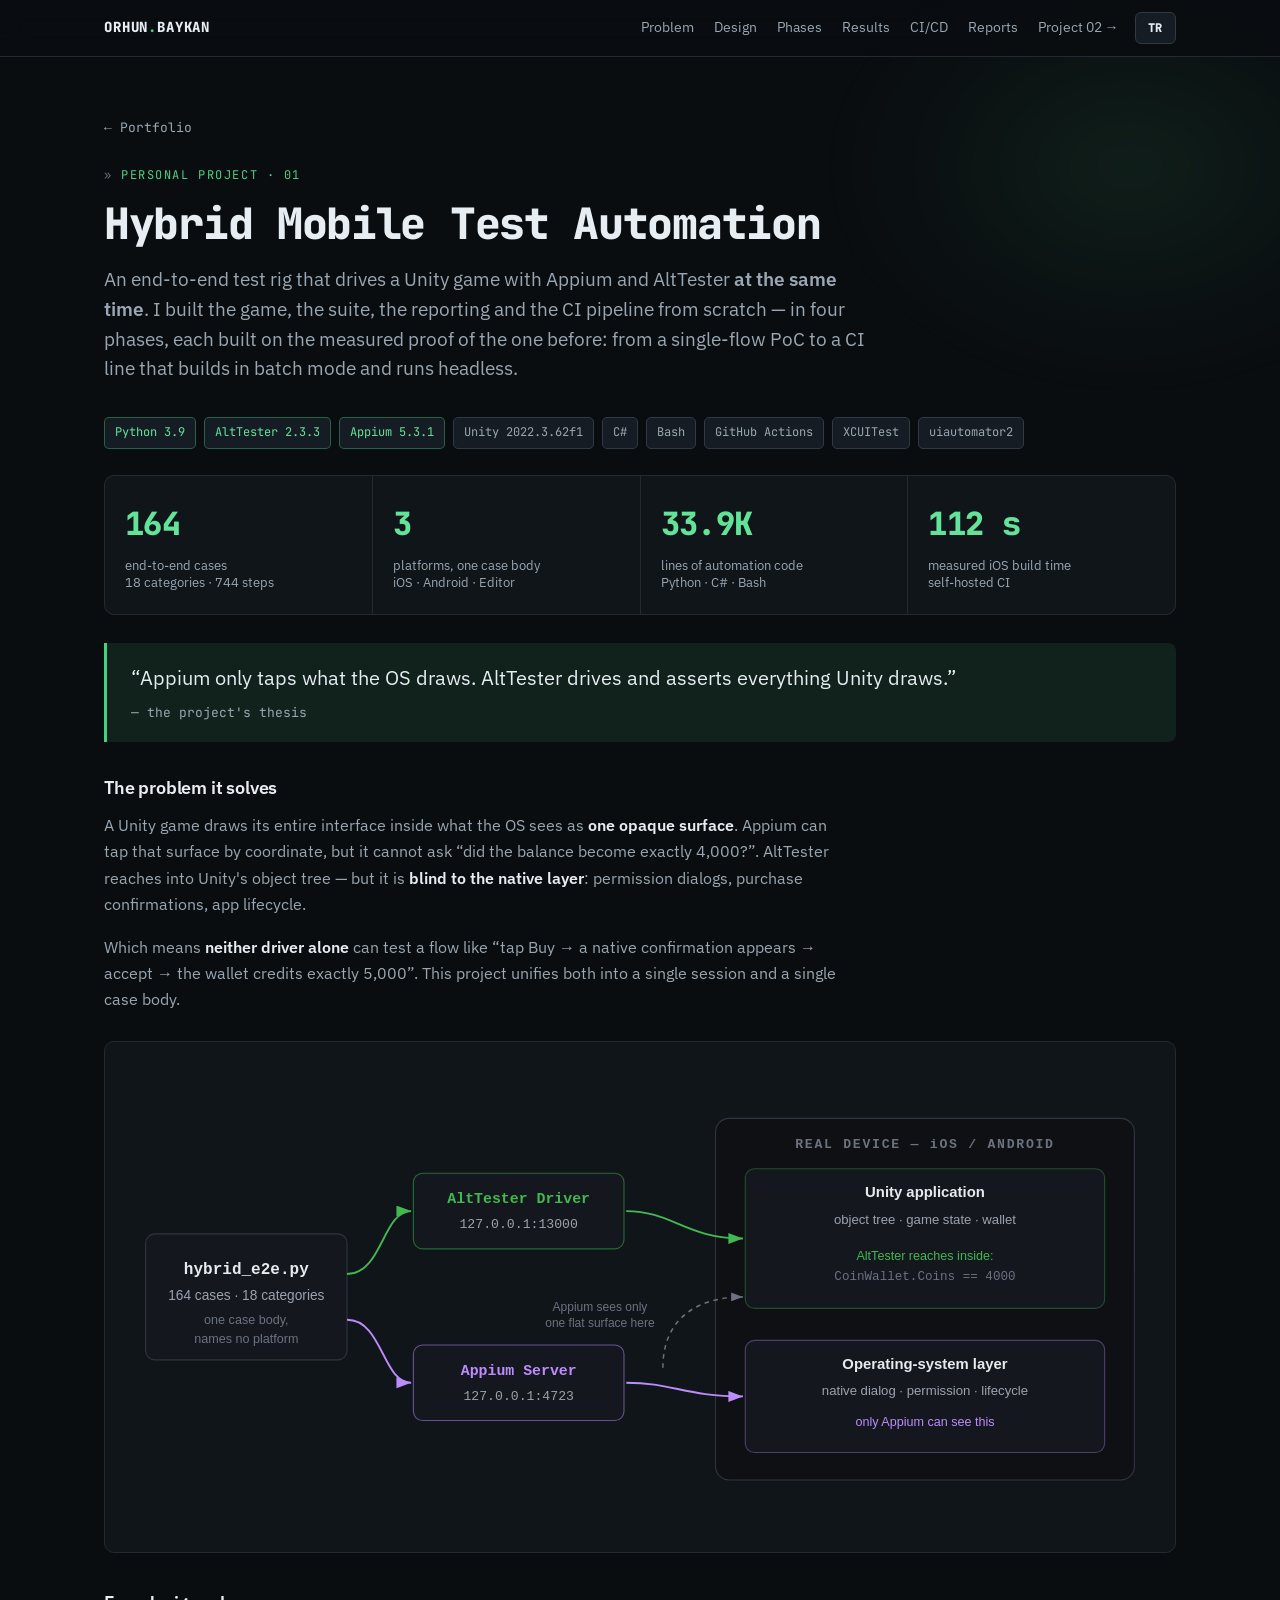
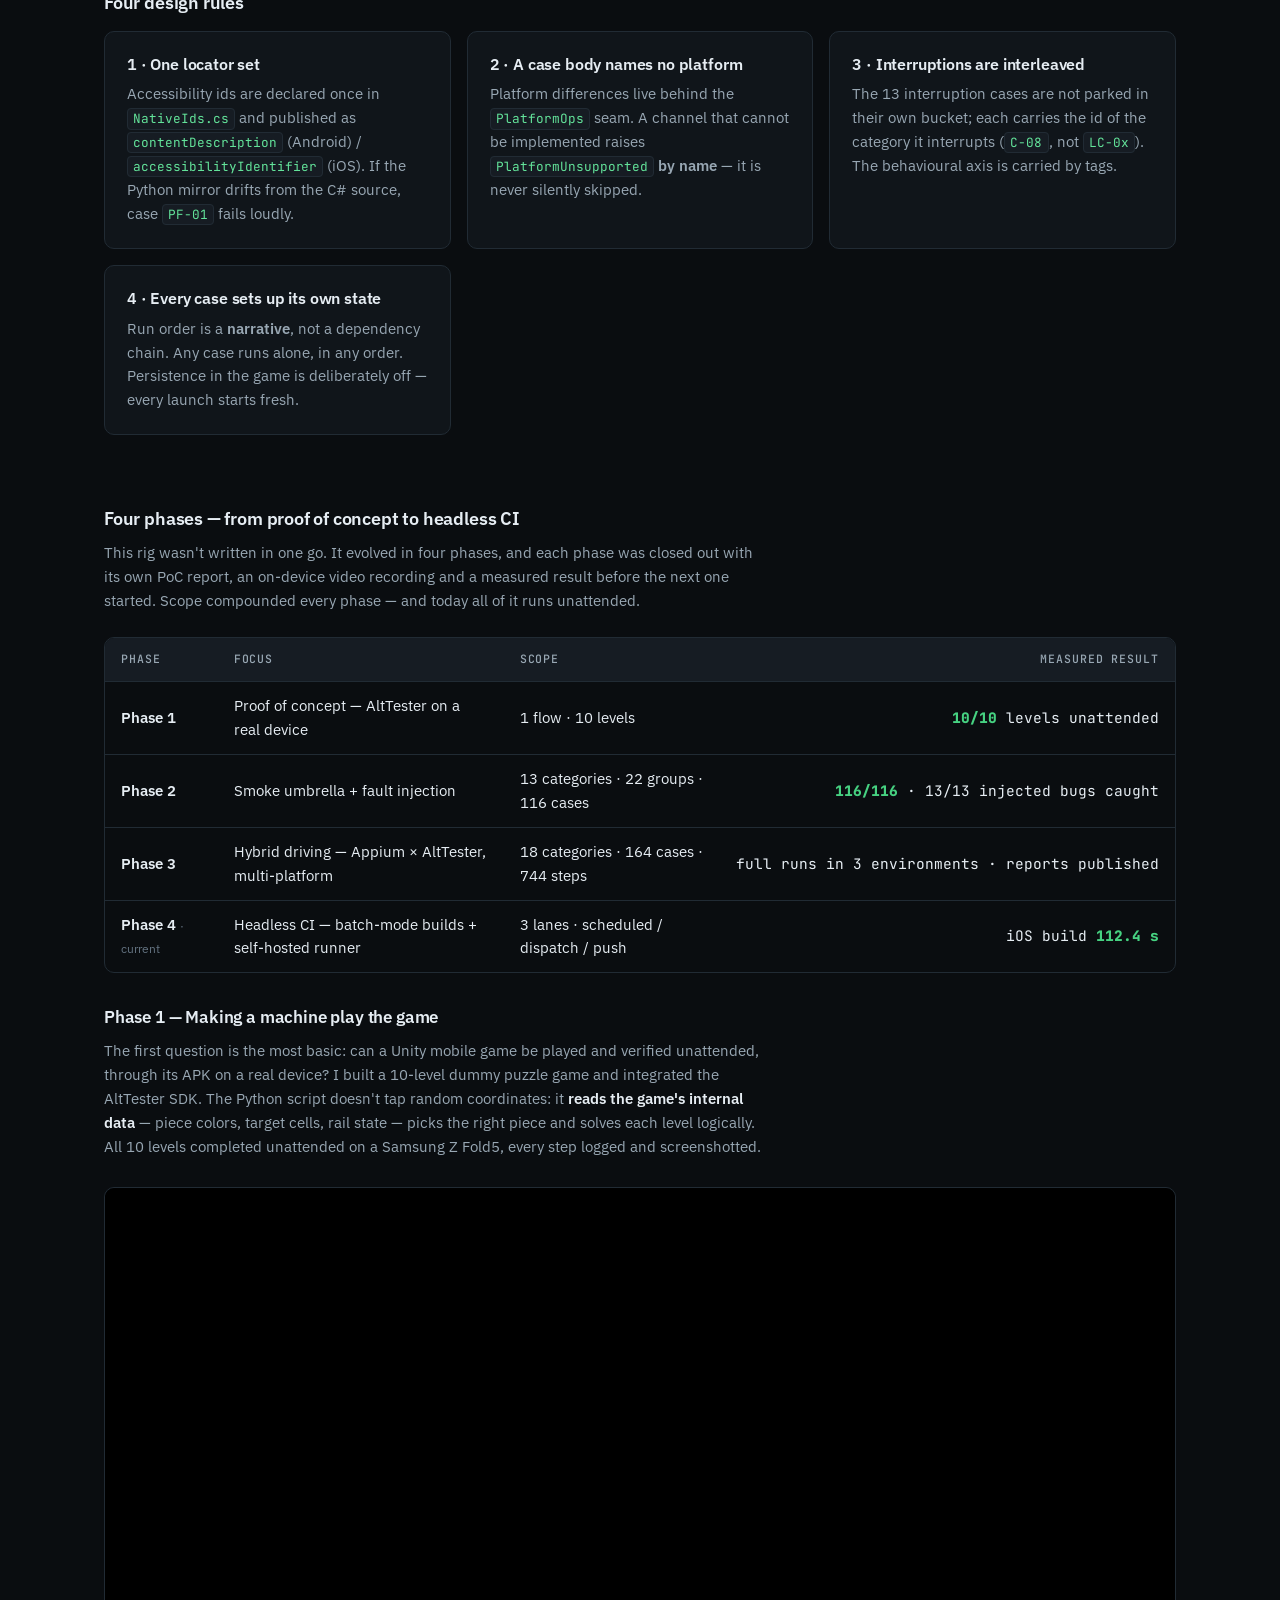
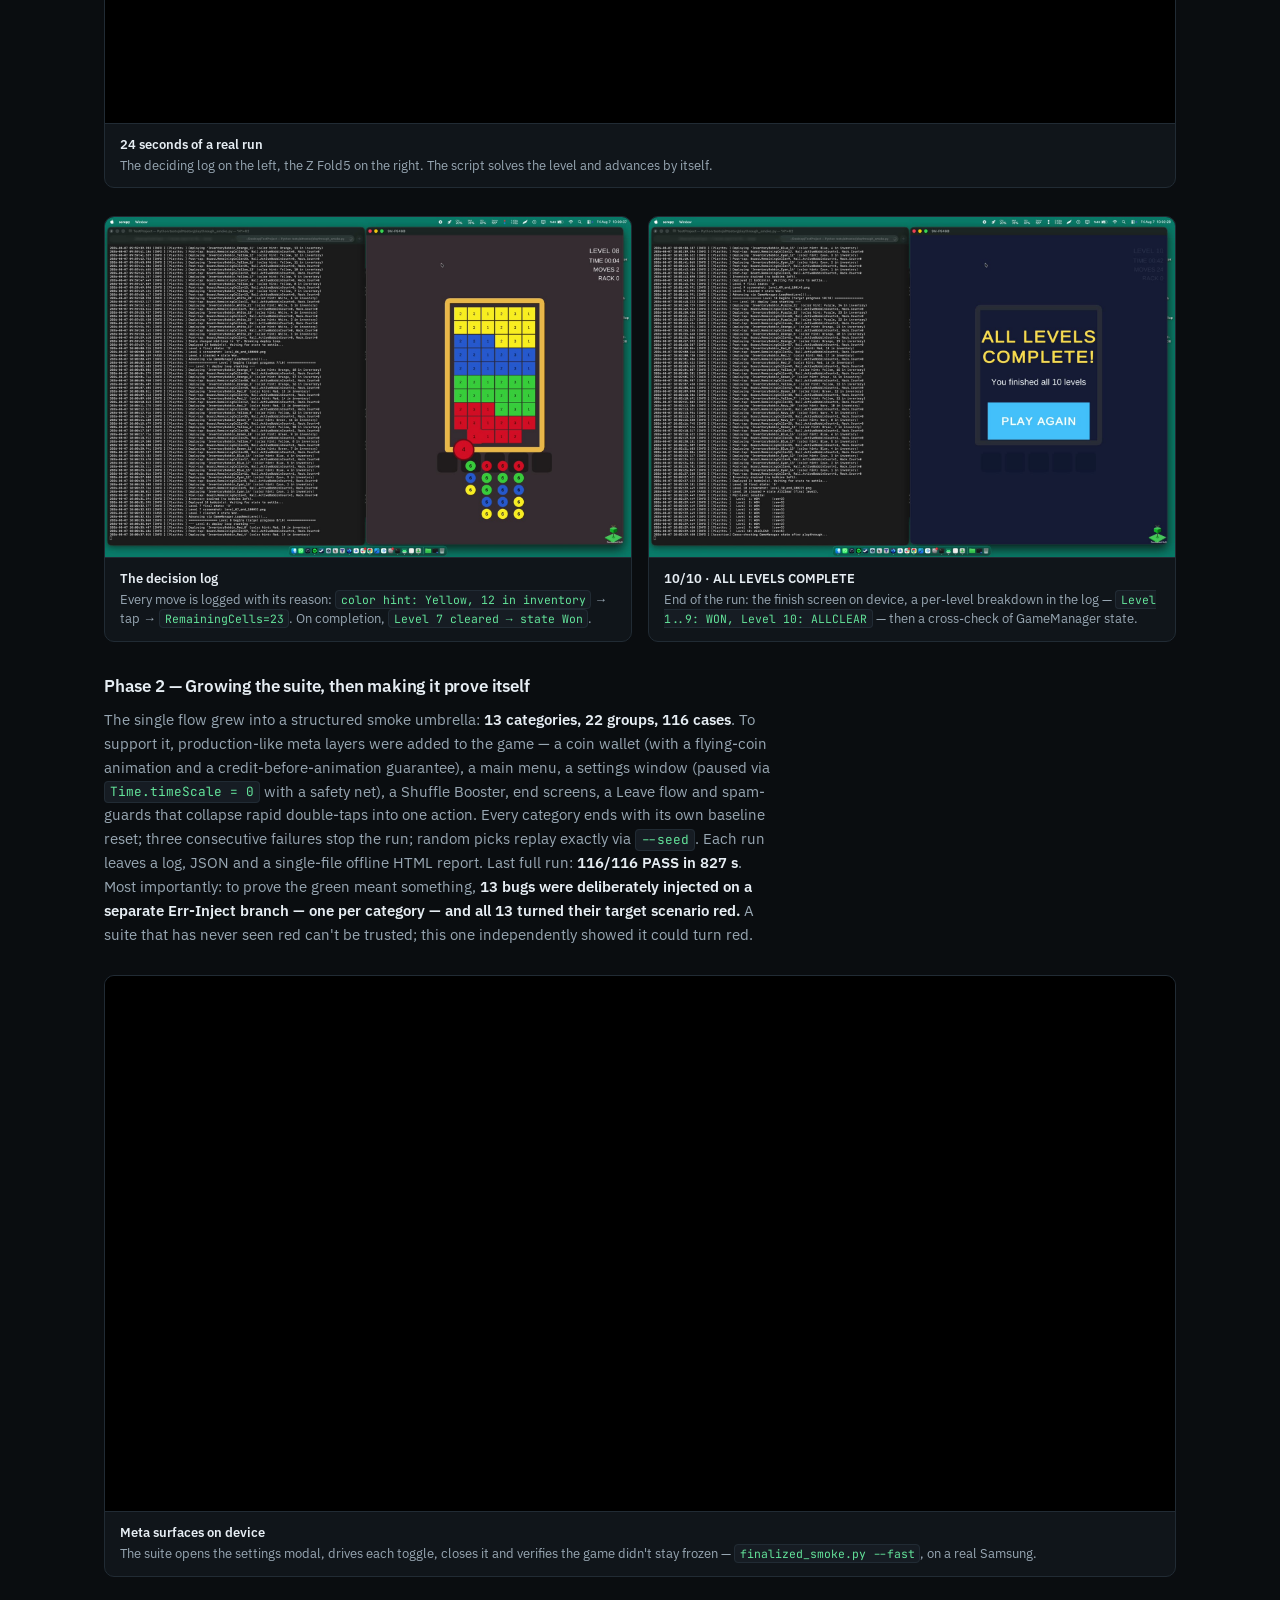
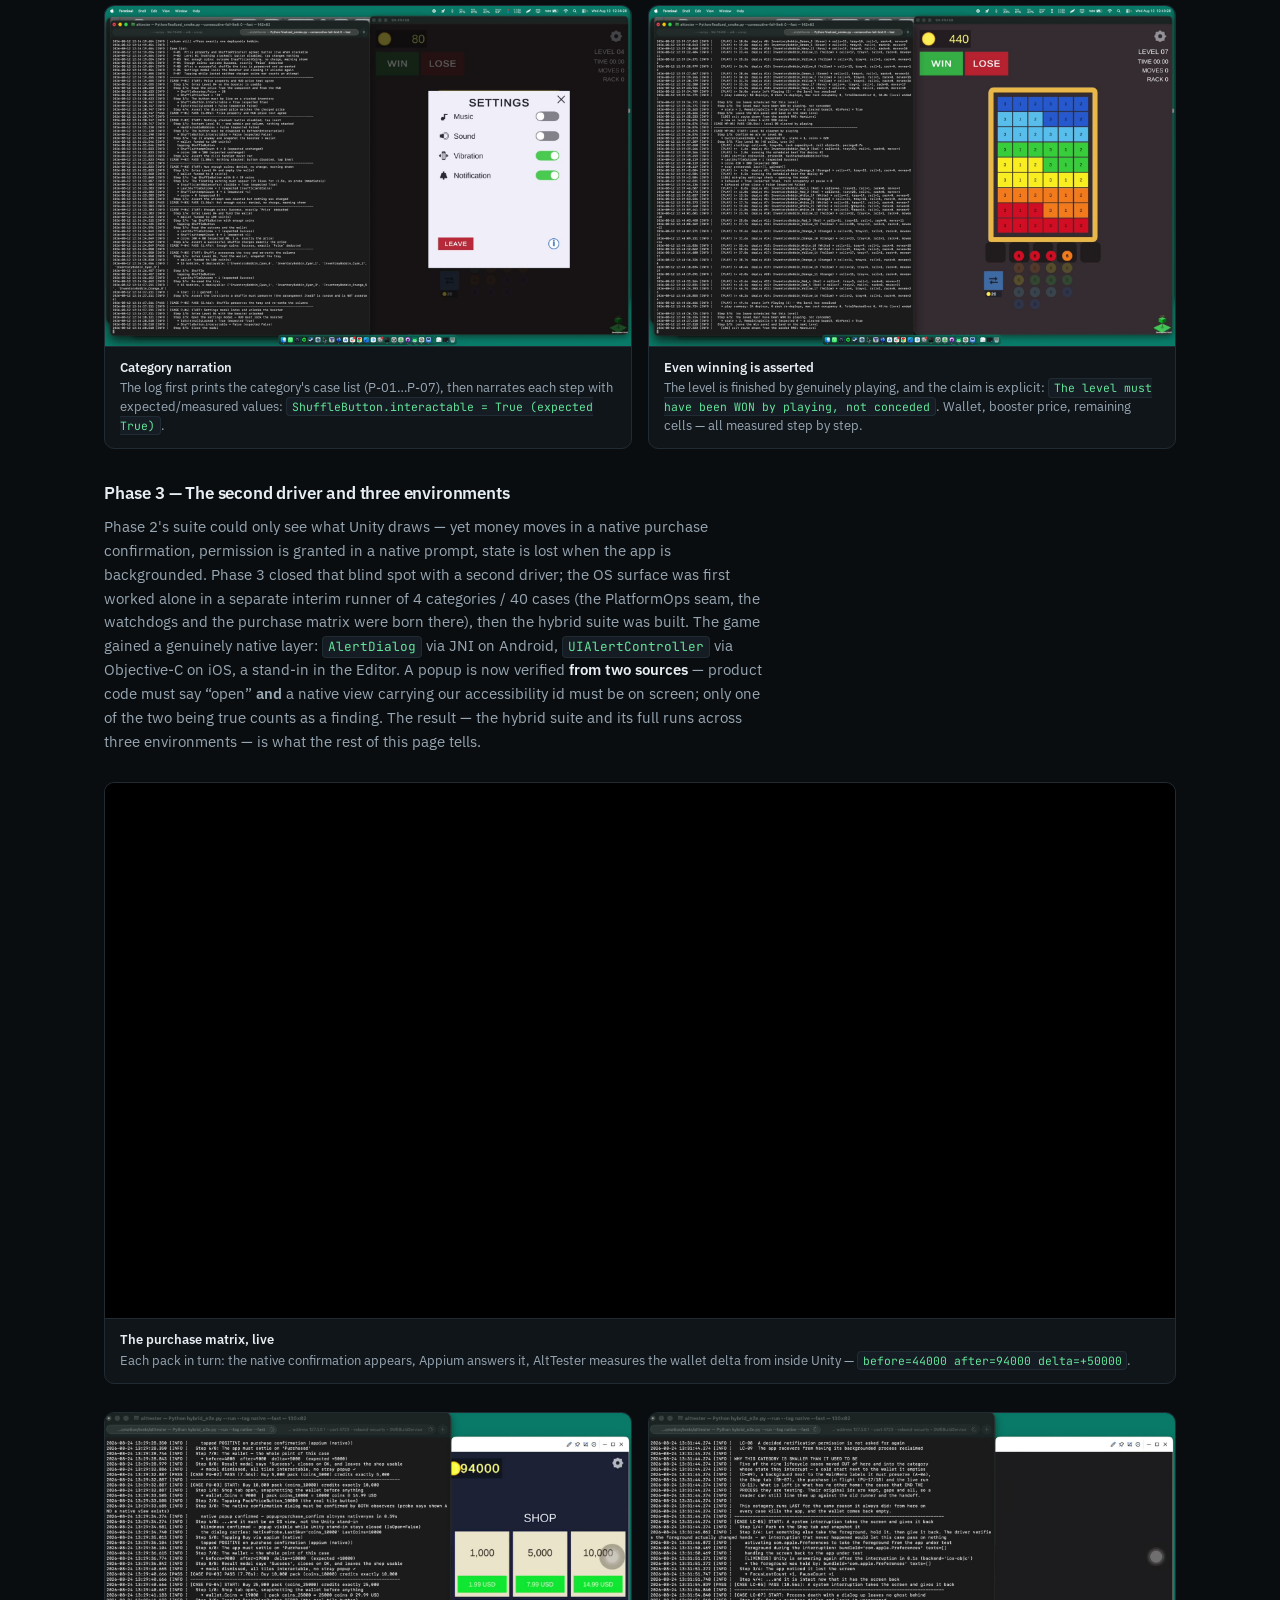
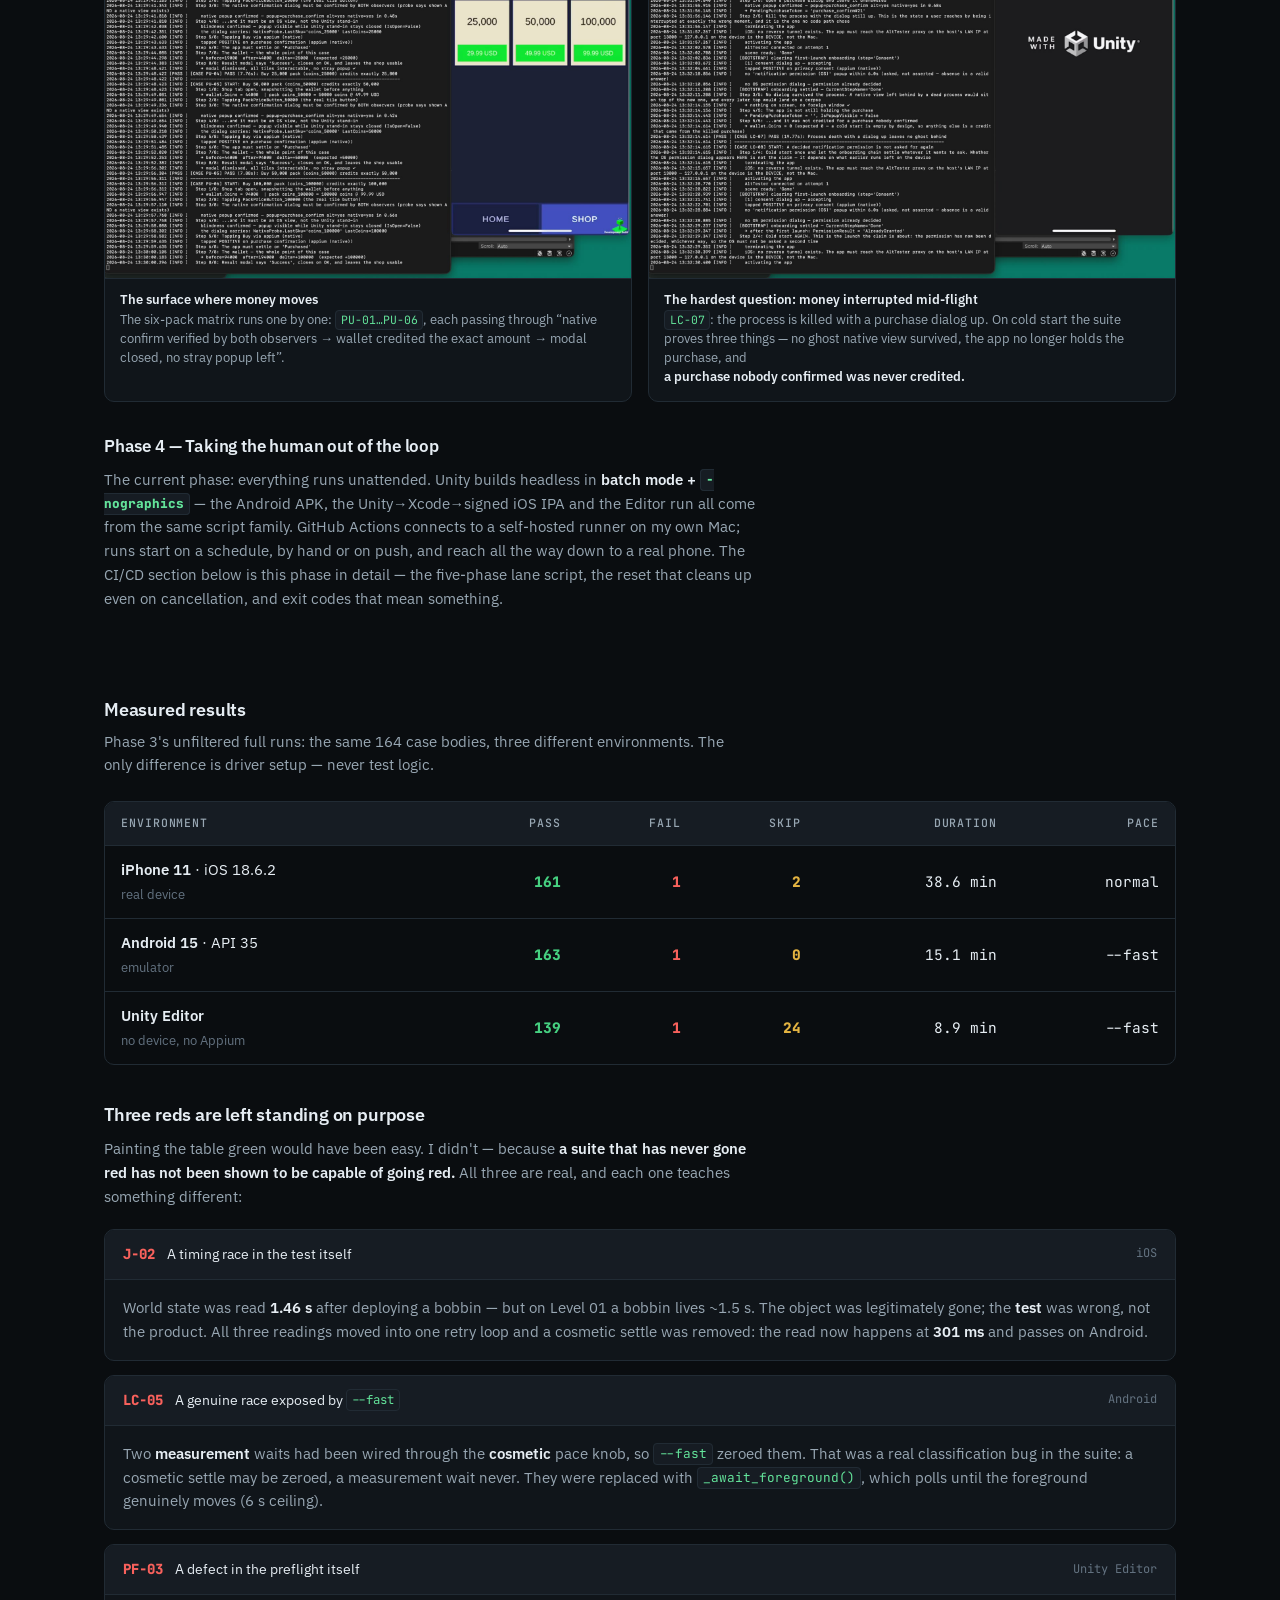
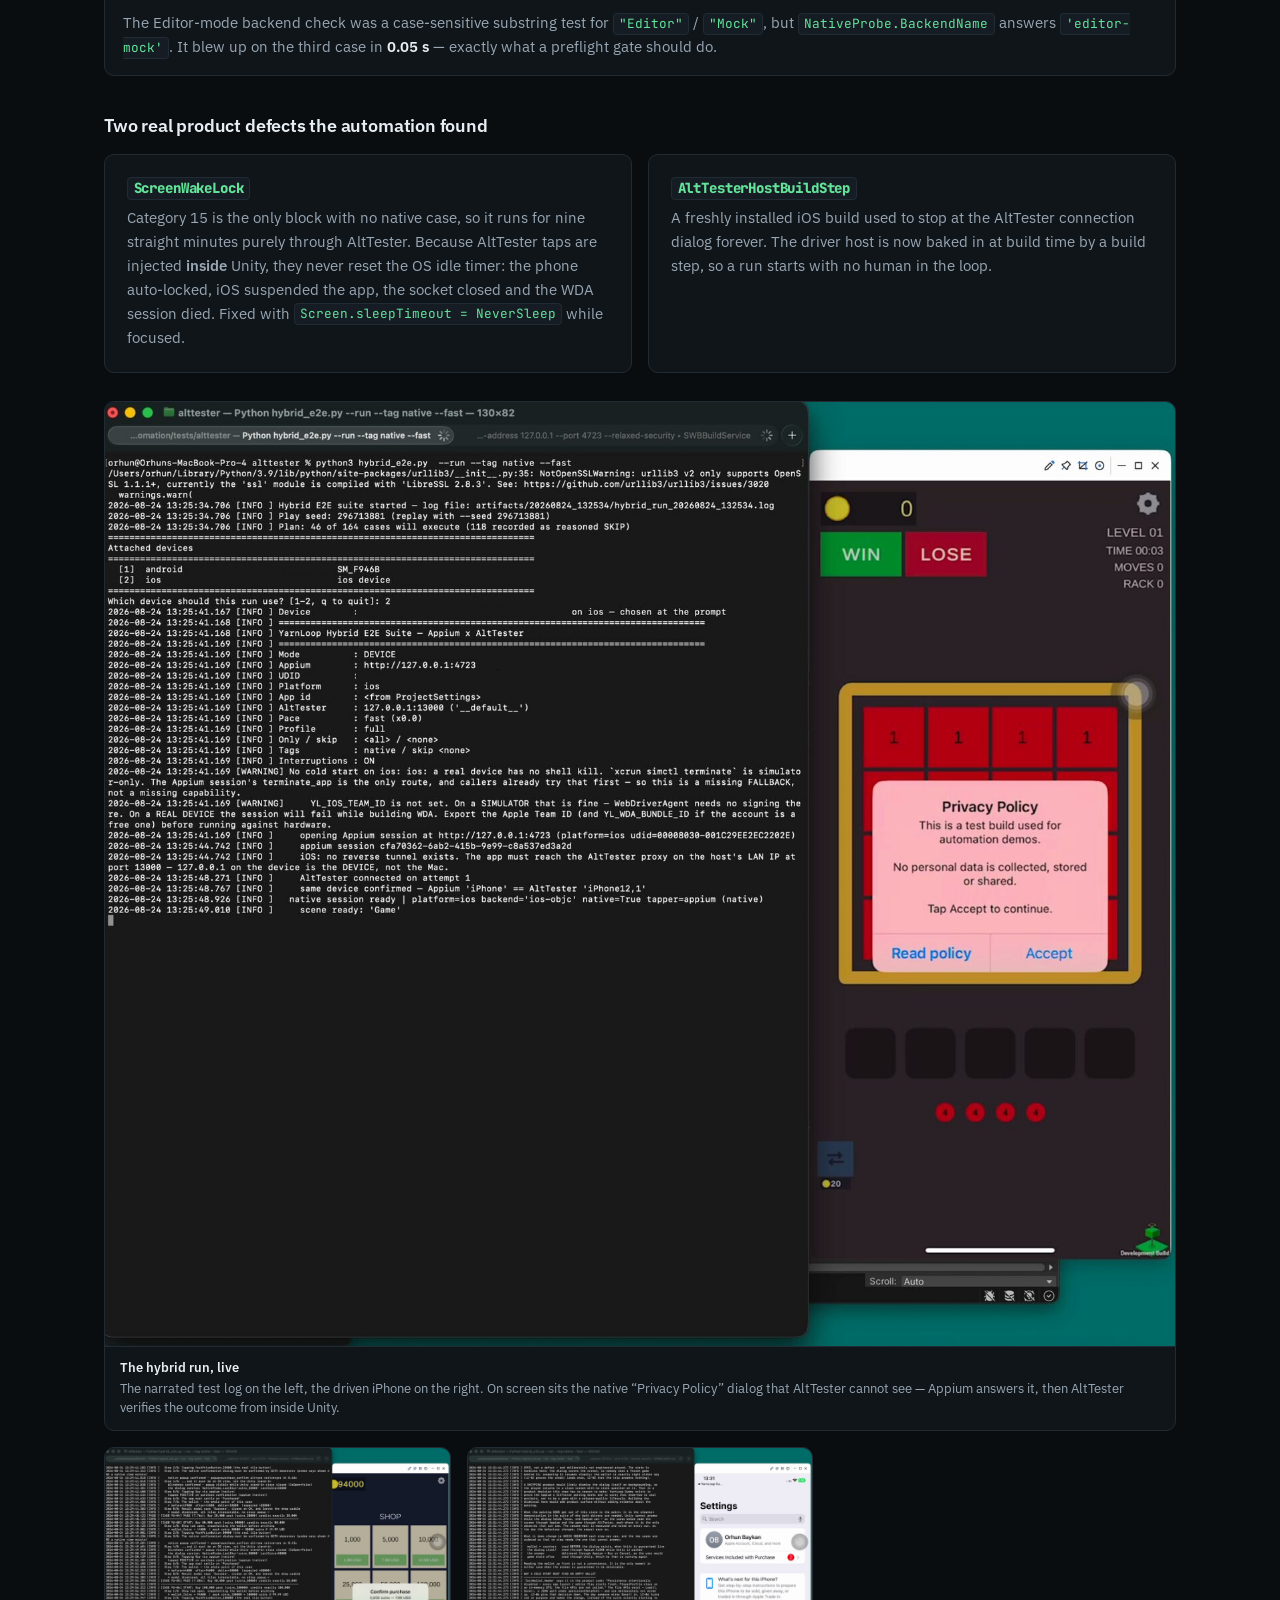
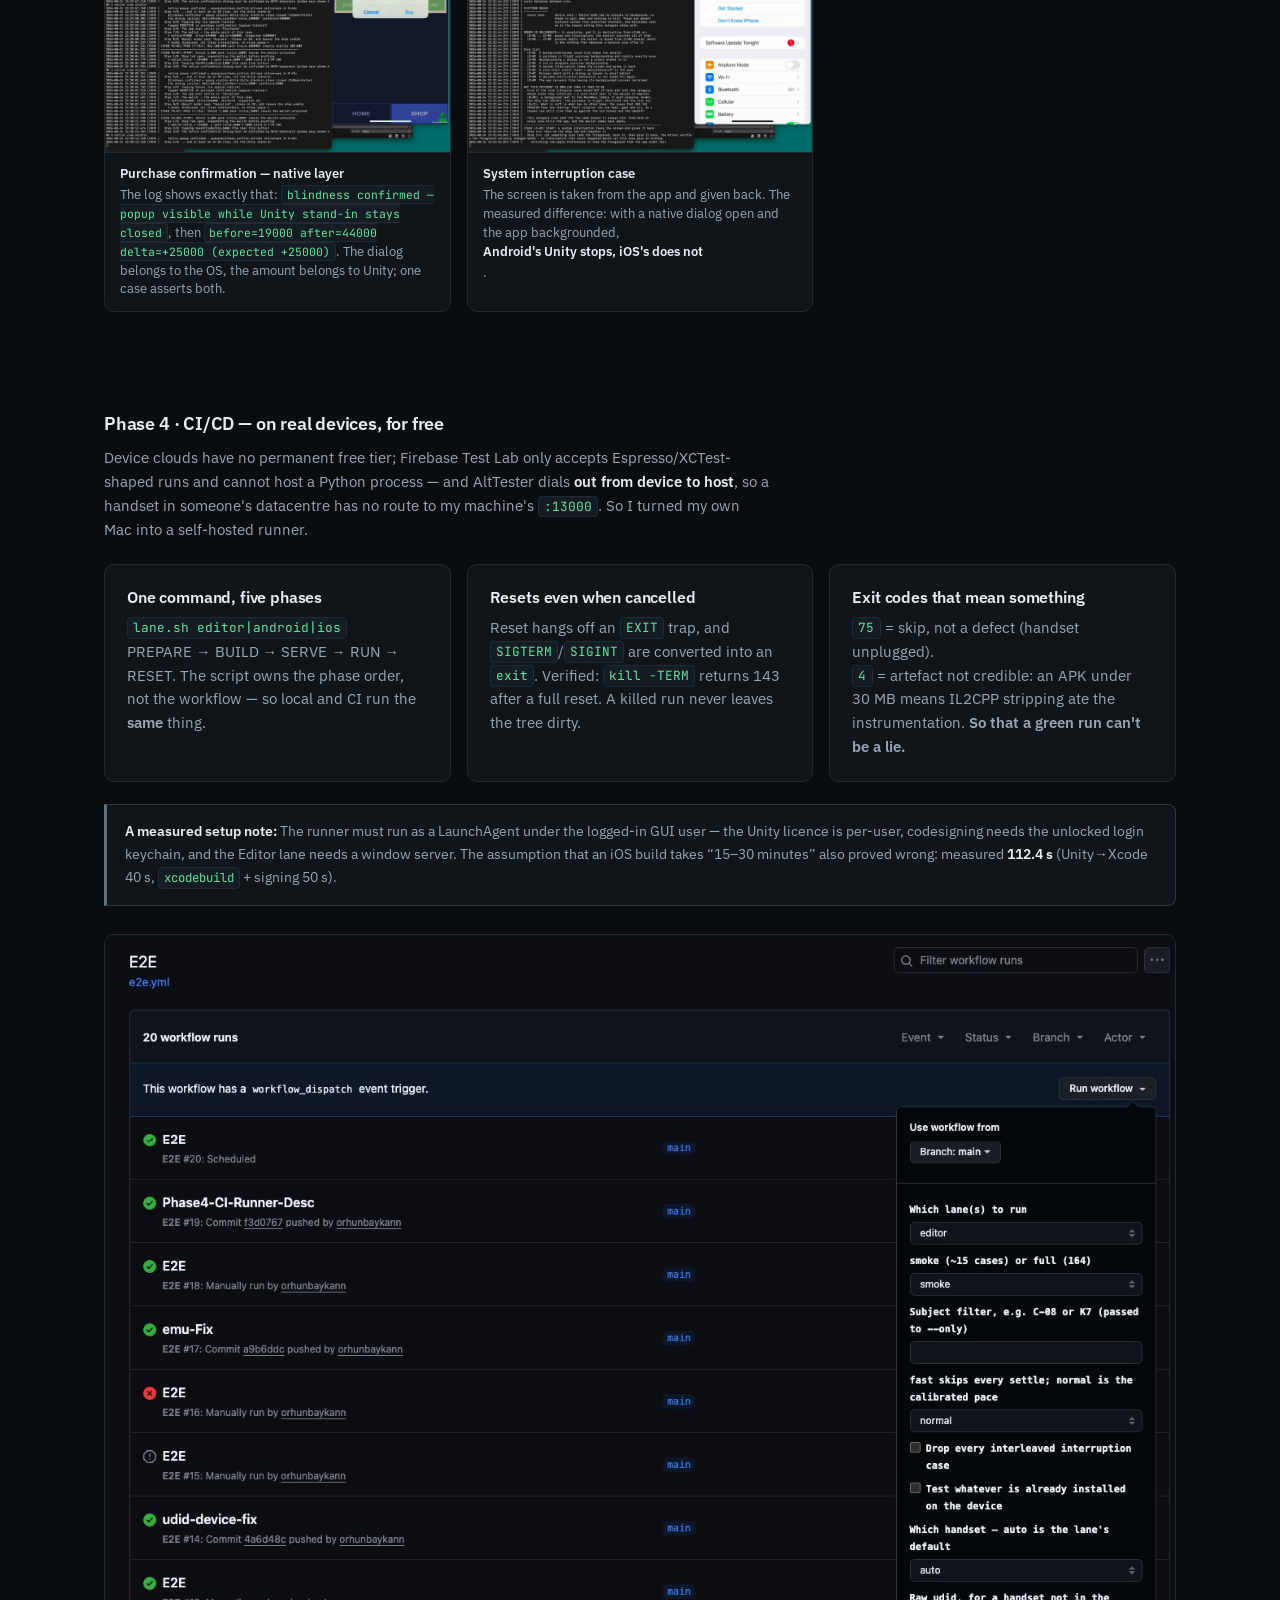
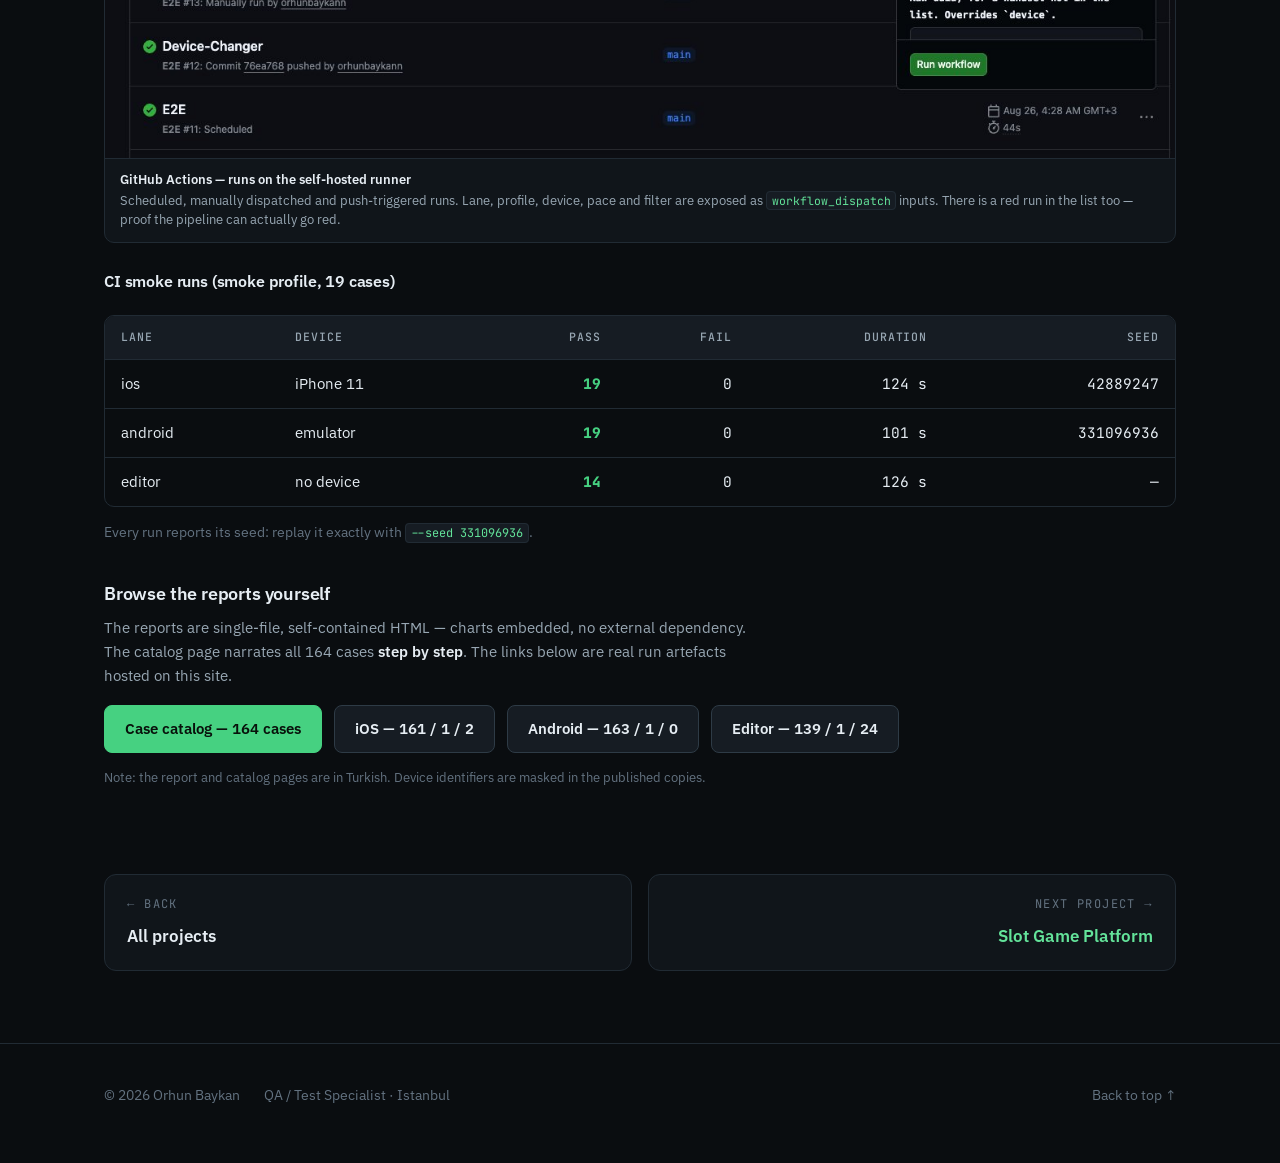
<file: projects/otomasyon/index.html>
<!doctype html>
<html lang="tr" data-title-tr="Hibrit Mobil Test Otomasyonu — Orhun Baykan" data-title-en="Hybrid Mobile Test Automation — Orhun Baykan">
<head>
<meta charset="utf-8">
<meta name="viewport" content="width=device-width, initial-scale=1">
<title>Hibrit Mobil Test Otomasyonu — Orhun Baykan</title>
<meta name="description" content="Dört fazda evrilen uçtan uca test altyapısı: Appium × AltTester hibrit sürüş, 164 senaryo, 3 platform, batch-mode build'lerle gerçek cihazlarda self-hosted CI.">
<link rel="icon" href="data:image/svg+xml,<svg xmlns='http://www.w3.org/2000/svg' viewBox='0 0 100 100'><rect x='4' y='4' width='92' height='92' rx='18' fill='%230C1014' stroke='%2346D181' stroke-width='6'/><text y='72' x='50' text-anchor='middle' font-size='58' font-family='monospace' font-weight='700' fill='%2346D181'>OB</text></svg>">
<link rel="stylesheet" href="../../assets/css/site.css">
</head>
<body>

<!-- ==================== UST BAR ==================== -->
<div class="topbar">
  <div class="wrap">
    <a class="brand" href="../../">ORHUN<span>.</span>BAYKAN</a>
    <nav class="navlinks" id="navlinks">
      <a href="#problem"><span data-lang="tr">Problem</span><span data-lang="en">Problem</span></a>
      <a href="#kurallar"><span data-lang="tr">Tasarım</span><span data-lang="en">Design</span></a>
      <a href="#fazlar"><span data-lang="tr">Fazlar</span><span data-lang="en">Phases</span></a>
      <a href="#sonuclar"><span data-lang="tr">Sonuçlar</span><span data-lang="en">Results</span></a>
      <a href="#cicd"><span data-lang="tr">CI/CD</span><span data-lang="en">CI/CD</span></a>
      <a href="#raporlar"><span data-lang="tr">Raporlar</span><span data-lang="en">Reports</span></a>
      <a href="../platform/"><span data-lang="tr">Proje 02 →</span><span data-lang="en">Project 02 →</span></a>
    </nav>
    <button class="menubtn" id="menubtn" type="button" aria-label="Menu" aria-controls="navlinks" aria-expanded="false"><svg viewBox="0 0 24 24" fill="none" stroke="currentColor" stroke-width="2" stroke-linecap="round"><path d="M4 7h16M4 12h16M4 17h16"/></svg></button>
    <button class="langbtn" id="langbtn" type="button" aria-label="Change language">
      <span data-lang="tr">EN</span><span data-lang="en">TR</span>
    </button>
  </div>
</div>

<!-- ==================== PROJE A: OTOMASYON ==================== -->
<section id="otomasyon" class="phero">
<div class="wrap">
  <a class="crumb" href="../../">← <span data-lang="tr">Portföy</span><span data-lang="en">Portfolio</span></a>
  <div class="shead">
    <div class="stag"><span data-lang="tr">Kişisel proje · 01</span><span data-lang="en">Personal project · 01</span></div>
    <h1><span data-lang="tr">Hibrit Mobil Test Otomasyonu</span><span data-lang="en">Hybrid Mobile Test Automation</span></h1>
    <p class="sub">
      <span data-lang="tr">Bir Unity oyununu Appium ve AltTester ile <b>aynı anda</b> süren uçtan uca test altyapısı. Oyunu, test paketini, raporlamayı ve CI hattını sıfırdan kurdum — dört fazda, her fazı bir öncekinin ölçülmüş kanıtı üzerine kurarak: tek akışlık PoC'ten, batch-mode build alıp headless koşan bir CI hattına.</span>
      <span data-lang="en">An end-to-end test rig that drives a Unity game with Appium and AltTester <b>at the same time</b>. I built the game, the suite, the reporting and the CI pipeline from scratch — in four phases, each built on the measured proof of the one before: from a single-flow PoC to a CI line that builds in batch mode and runs headless.</span>
    </p>
  </div>

  <div class="badges">
    <span class="badge g">Python 3.9</span>
    <span class="badge g">AltTester 2.3.3</span>
    <span class="badge g">Appium 5.3.1</span>
    <span class="badge">Unity 2022.3.62f1</span>
    <span class="badge">C#</span>
    <span class="badge">Bash</span>
    <span class="badge">GitHub Actions</span>
    <span class="badge">XCUITest</span>
    <span class="badge">uiautomator2</span>
  </div>

  <div class="metrics">
    <div class="metric"><div class="n">164</div><div class="l"><span data-lang="tr">uçtan uca senaryo<br>18 kategori · 744 adım</span><span data-lang="en">end-to-end cases<br>18 categories · 744 steps</span></div></div>
    <div class="metric"><div class="n">3</div><div class="l"><span data-lang="tr">platform, tek case gövdesi<br>iOS · Android · Editor</span><span data-lang="en">platforms, one case body<br>iOS · Android · Editor</span></div></div>
    <div class="metric"><div class="n">33.9K</div><div class="l"><span data-lang="tr">satır otomasyon kodu<br>Python · C# · Bash</span><span data-lang="en">lines of automation code<br>Python · C# · Bash</span></div></div>
    <div class="metric"><div class="n">112 s</div><div class="l"><span data-lang="tr">ölçülmüş iOS derleme süresi<br>self-hosted CI</span><span data-lang="en">measured iOS build time<br>self-hosted CI</span></div></div>
  </div>

  <div class="pull">
    <span data-lang="tr">“Appium yalnızca işletim sisteminin çizdiğine dokunabilir. AltTester ise Unity'nin çizdiği her şeyi sürer ve doğrular.”</span>
    <span data-lang="en">“Appium only taps what the OS draws. AltTester drives and asserts everything Unity draws.”</span>
    <span class="who"><span data-lang="tr">— projenin çıkış cümlesi</span><span data-lang="en">— the project's thesis</span></span>
  </div>

  <h3 style="font-size:1.15rem;margin:34px 0 12px" id="problem">
    <span data-lang="tr">Çözdüğü problem</span><span data-lang="en">The problem it solves</span>
  </h3>
  <p style="color:var(--ink2);max-width:74ch">
    <span data-lang="tr">Bir Unity oyunu tüm arayüzünü işletim sistemi açısından <b style="color:var(--ink)">tek bir opak yüzeyin</b> içine çizer. Appium bu yüzeye koordinatla dokunabilir ama “bakiye tam olarak 4.000 oldu mu” sorusunu soramaz. AltTester ise Unity'nin nesne ağacının içine uzanır — ama izin diyalogları, satın alma onayları ve uygulama yaşam döngüsü gibi <b style="color:var(--ink)">native katmana kördür</b>.</span>
    <span data-lang="en">A Unity game draws its entire interface inside what the OS sees as <b style="color:var(--ink)">one opaque surface</b>. Appium can tap that surface by coordinate, but it cannot ask “did the balance become exactly 4,000?”. AltTester reaches into Unity's object tree — but it is <b style="color:var(--ink)">blind to the native layer</b>: permission dialogs, purchase confirmations, app lifecycle.</span>
  </p>
  <p style="color:var(--ink2);max-width:74ch">
    <span data-lang="tr">Yani “Satın Al'a bas → native onay diyaloğu çıksın → onayla → cüzdana tam 5.000 yazılsın” akışını <b style="color:var(--ink)">tek başına hiçbir sürücü test edemez</b>. Bu proje ikisini tek bir test oturumunda, tek bir case gövdesinde birleştiriyor.</span>
    <span data-lang="en">Which means <b style="color:var(--ink)">neither driver alone</b> can test a flow like “tap Buy → a native confirmation appears → accept → the wallet credits exactly 5,000”. This project unifies both into a single session and a single case body.</span>
  </p>

  <!-- MIMARI DIYAGRAM -->
  <div class="diagram">
    <svg viewBox="0 0 900 400" width="100%" height="auto" role="img" aria-label="Architecture diagram">
      <defs>
        <marker id="ag" markerWidth="9" markerHeight="9" refX="8" refY="3" orient="auto">
          <path d="M0,0 L0,6 L8,3 z" fill="#3FB950"/>
        </marker>
        <marker id="ap" markerWidth="9" markerHeight="9" refX="8" refY="3" orient="auto">
          <path d="M0,0 L0,6 L8,3 z" fill="#BC8CFF"/>
        </marker>
        <marker id="ad" markerWidth="9" markerHeight="9" refX="8" refY="3" orient="auto">
          <path d="M0,0 L0,6 L8,3 z" fill="#6B7280"/>
        </marker>
      </defs>

      <!-- test paketi -->
      <rect x="18" y="145" width="176" height="110" rx="8" fill="#14171D" stroke="#2E3440"/>
      <text x="106" y="180" text-anchor="middle" fill="#E8EAED" font-size="14" font-weight="700" font-family="monospace">hybrid_e2e.py</text>
      <text x="106" y="203" text-anchor="middle" fill="#9BA3AF" font-size="12" font-family="sans-serif">
        <tspan data-lang="tr">164 senaryo · 18 kategori</tspan><tspan data-lang="en">164 cases · 18 categories</tspan>
      </text>
      <text x="106" y="224" text-anchor="middle" fill="#6B7280" font-size="11" font-family="sans-serif">
        <tspan data-lang="tr">tek case gövdesi,</tspan><tspan data-lang="en">one case body,</tspan>
      </text>
      <text x="106" y="240" text-anchor="middle" fill="#6B7280" font-size="11" font-family="sans-serif">
        <tspan data-lang="tr">platform adı geçmez</tspan><tspan data-lang="en">names no platform</tspan>
      </text>

      <!-- surucu kutulari -->
      <rect x="252" y="92" width="184" height="66" rx="8" fill="#14171D" stroke="#3FB950" stroke-opacity=".5"/>
      <text x="344" y="118" text-anchor="middle" fill="#3FB950" font-size="13" font-weight="700" font-family="monospace">AltTester Driver</text>
      <text x="344" y="140" text-anchor="middle" fill="#9BA3AF" font-size="11.5" font-family="monospace">127.0.0.1:13000</text>

      <rect x="252" y="242" width="184" height="66" rx="8" fill="#14171D" stroke="#BC8CFF" stroke-opacity=".5"/>
      <text x="344" y="268" text-anchor="middle" fill="#BC8CFF" font-size="13" font-weight="700" font-family="monospace">Appium Server</text>
      <text x="344" y="290" text-anchor="middle" fill="#9BA3AF" font-size="11.5" font-family="monospace">127.0.0.1:4723</text>

      <!-- paket -> suruculer -->
      <path d="M194,180 C225,180 225,125 250,125" stroke="#3FB950" stroke-width="1.6" fill="none" marker-end="url(#ag)"/>
      <path d="M194,220 C225,220 225,275 250,275" stroke="#BC8CFF" stroke-width="1.6" fill="none" marker-end="url(#ap)"/>

      <!-- cihaz -->
      <rect x="516" y="44" width="366" height="316" rx="12" fill="#0E1014" stroke="#2E3440"/>
      <text x="699" y="70" text-anchor="middle" fill="#6B7280" font-size="11.5" font-weight="600" font-family="monospace" letter-spacing="1.5">
        <tspan data-lang="tr">GERÇEK CİHAZ — iOS / ANDROID</tspan><tspan data-lang="en">REAL DEVICE — iOS / ANDROID</tspan>
      </text>

      <!-- unity uygulamasi -->
      <rect x="542" y="88" width="314" height="122" rx="8" fill="#14171D" stroke="#3FB950" stroke-opacity=".35"/>
      <text x="699" y="113" text-anchor="middle" fill="#E8EAED" font-size="13" font-weight="700" font-family="sans-serif">
        <tspan data-lang="tr">Unity uygulaması</tspan><tspan data-lang="en">Unity application</tspan>
      </text>
      <text x="699" y="136" text-anchor="middle" fill="#9BA3AF" font-size="11.5" font-family="sans-serif">
        <tspan data-lang="tr">nesne ağacı · oyun durumu · cüzdan</tspan><tspan data-lang="en">object tree · game state · wallet</tspan>
      </text>
      <text x="699" y="168" text-anchor="middle" fill="#3FB950" font-size="11" font-family="sans-serif">
        <tspan data-lang="tr">AltTester içeri uzanır:</tspan><tspan data-lang="en">AltTester reaches inside:</tspan>
      </text>
      <text x="699" y="185" text-anchor="middle" fill="#6B7280" font-size="11" font-family="monospace">CoinWallet.Coins == 4000</text>

      <!-- os katmani -->
      <rect x="542" y="238" width="314" height="98" rx="8" fill="#14171D" stroke="#BC8CFF" stroke-opacity=".35"/>
      <text x="699" y="263" text-anchor="middle" fill="#E8EAED" font-size="13" font-weight="700" font-family="sans-serif">
        <tspan data-lang="tr">İşletim sistemi katmanı</tspan><tspan data-lang="en">Operating-system layer</tspan>
      </text>
      <text x="699" y="286" text-anchor="middle" fill="#9BA3AF" font-size="11.5" font-family="sans-serif">
        <tspan data-lang="tr">native diyalog · izin · yaşam döngüsü</tspan><tspan data-lang="en">native dialog · permission · lifecycle</tspan>
      </text>
      <text x="699" y="313" text-anchor="middle" fill="#BC8CFF" font-size="11" font-family="sans-serif">
        <tspan data-lang="tr">yalnızca Appium görebilir</tspan><tspan data-lang="en">only Appium can see this</tspan>
      </text>

      <!-- suruculer -> hedefler -->
      <path d="M438,125 C478,125 490,149 540,149" stroke="#3FB950" stroke-width="1.6" fill="none" marker-end="url(#ag)"/>
      <path d="M438,275 C478,275 490,287 540,287" stroke="#BC8CFF" stroke-width="1.6" fill="none" marker-end="url(#ap)"/>

      <!-- appium'un korlugu -->
      <path d="M470,262 C470,215 505,200 540,200" stroke="#6B7280" stroke-width="1.3" fill="none" stroke-dasharray="4 4" marker-end="url(#ad)"/>
      <text x="415" y="212" text-anchor="middle" fill="#6B7280" font-size="10.5" font-family="sans-serif">
        <tspan data-lang="tr">Appium buraya</tspan><tspan data-lang="en">Appium sees only</tspan>
      </text>
      <text x="415" y="226" text-anchor="middle" fill="#6B7280" font-size="10.5" font-family="sans-serif">
        <tspan data-lang="tr">tek yüzey olarak bakar</tspan><tspan data-lang="en">one flat surface here</tspan>
      </text>
    </svg>
  </div>
  <p class="scrollhint"><span data-lang="tr">← diyagramı yatay kaydırabilirsiniz →</span><span data-lang="en">← scroll the diagram horizontally →</span></p>

  <!-- DORT TASARIM KURALI -->
  <h3 style="font-size:1.15rem;margin:38px 0 16px" id="kurallar">
    <span data-lang="tr">Dört tasarım kuralı</span><span data-lang="en">Four design rules</span>
  </h3>
  <div class="grid2">
    <div class="card">
      <h4><span data-lang="tr">1 · Tek locator kaynağı</span><span data-lang="en">1 · One locator set</span></h4>
      <p><span data-lang="tr">Erişilebilirlik id'leri bir kez <code>NativeIds.cs</code> içinde tanımlanır; Android'e <code>contentDescription</code>, iOS'a <code>accessibilityIdentifier</code> olarak yayılır. Python tarafı ile C# tarafı ayrışırsa <code>PF-01</code> senaryosu yüksek sesle patlar.</span><span data-lang="en">Accessibility ids are declared once in <code>NativeIds.cs</code> and published as <code>contentDescription</code> (Android) / <code>accessibilityIdentifier</code> (iOS). If the Python mirror drifts from the C# source, case <code>PF-01</code> fails loudly.</span></p>
    </div>
    <div class="card">
      <h4><span data-lang="tr">2 · Case gövdesi platform bilmez</span><span data-lang="en">2 · A case body names no platform</span></h4>
      <p><span data-lang="tr">Platform farkları <code>PlatformOps</code> arayüzünün arkasında yaşar. Bir kanal o platformda uygulanamıyorsa <code>PlatformUnsupported</code> ile <b>adıyla</b> atlanır — sessizce geçilmez.</span><span data-lang="en">Platform differences live behind the <code>PlatformOps</code> seam. A channel that cannot be implemented raises <code>PlatformUnsupported</code> <b>by name</b> — it is never silently skipped.</span></p>
    </div>
    <div class="card">
      <h4><span data-lang="tr">3 · Kesintiler araya serpiştirilir</span><span data-lang="en">3 · Interruptions are interleaved</span></h4>
      <p><span data-lang="tr">13 kesinti senaryosu kendi kategorisinde park etmez; kestikleri kategorinin id'sini taşır (<code>C-08</code>, <code>LC-05</code> değil). Davranış ekseni etiketlerle taşınır.</span><span data-lang="en">The 13 interruption cases are not parked in their own bucket; each carries the id of the category it interrupts (<code>C-08</code>, not <code>LC-0x</code>). The behavioural axis is carried by tags.</span></p>
    </div>
    <div class="card">
      <h4><span data-lang="tr">4 · Her senaryo ön koşulunu kendi kurar</span><span data-lang="en">4 · Every case sets up its own state</span></h4>
      <p><span data-lang="tr">Koşum sırası bir <b>anlatıdır</b>, bağımlılık zinciri değil. Herhangi bir senaryo tek başına, herhangi bir sırada çalışabilir. Oyunda kalıcılık bilerek kapalı — her açılış sıfırdan başlar.</span><span data-lang="en">Run order is a <b>narrative</b>, not a dependency chain. Any case runs alone, in any order. Persistence in the game is deliberately off — every launch starts fresh.</span></p>
    </div>
  </div>
</div>
</section>

<!-- ==================== DORT FAZ ==================== -->
<section style="border-top:none;padding-top:0">
<div class="wrap">

  <h3 style="font-size:1.15rem;margin:0 0 10px" id="fazlar">
    <span data-lang="tr">Dört faz — kavram kanıtından headless CI'a</span><span data-lang="en">Four phases — from proof of concept to headless CI</span>
  </h3>
  <p style="color:var(--ink2);font-size:14.5px;max-width:74ch;margin-bottom:8px">
    <span data-lang="tr">Bu altyapı tek seferde yazılmadı. Dört faz halinde evrildi ve her faz, bir sonrakine geçmeden önce kendi PoC raporu, cihaz üzerinde video kaydı ve ölçülmüş sonucuyla kapatıldı. Kapsam her fazda katlandı — ve bugün hepsi insansız koşuyor.</span>
    <span data-lang="en">This rig wasn't written in one go. It evolved in four phases, and each phase was closed out with its own PoC report, an on-device video recording and a measured result before the next one started. Scope compounded every phase — and today all of it runs unattended.</span>
  </p>

  <div class="tablewrap">
    <table>
      <thead>
        <tr>
          <th><span data-lang="tr">Faz</span><span data-lang="en">Phase</span></th>
          <th><span data-lang="tr">Odak</span><span data-lang="en">Focus</span></th>
          <th><span data-lang="tr">Kapsam</span><span data-lang="en">Scope</span></th>
          <th class="num"><span data-lang="tr">Ölçülmüş sonuç</span><span data-lang="en">Measured result</span></th>
        </tr>
      </thead>
      <tbody>
        <tr>
          <td><b><span data-lang="tr">Faz 1</span><span data-lang="en">Phase 1</span></b></td>
          <td><span data-lang="tr">Kavram kanıtı — AltTester gerçek cihazda</span><span data-lang="en">Proof of concept — AltTester on a real device</span></td>
          <td><span data-lang="tr">1 akış · 10 seviye</span><span data-lang="en">1 flow · 10 levels</span></td>
          <td class="num"><span class="pass">10/10</span> <span data-lang="tr">seviye insansız</span><span data-lang="en">levels unattended</span></td>
        </tr>
        <tr>
          <td><b><span data-lang="tr">Faz 2</span><span data-lang="en">Phase 2</span></b></td>
          <td><span data-lang="tr">Smoke şemsiyesi + hata enjeksiyonu</span><span data-lang="en">Smoke umbrella + fault injection</span></td>
          <td><span data-lang="tr">13 kategori · 22 grup · 116 senaryo</span><span data-lang="en">13 categories · 22 groups · 116 cases</span></td>
          <td class="num"><span class="pass">116/116</span> · <span data-lang="tr">13/13 enjekte bug yakalandı</span><span data-lang="en">13/13 injected bugs caught</span></td>
        </tr>
        <tr>
          <td><b><span data-lang="tr">Faz 3</span><span data-lang="en">Phase 3</span></b></td>
          <td><span data-lang="tr">Hibrit sürüş — Appium × AltTester, çok platform</span><span data-lang="en">Hybrid driving — Appium × AltTester, multi-platform</span></td>
          <td><span data-lang="tr">18 kategori · 164 senaryo · 744 adım</span><span data-lang="en">18 categories · 164 cases · 744 steps</span></td>
          <td class="num"><span data-lang="tr">3 ortamda tam koşum · raporlar yayında</span><span data-lang="en">full runs in 3 environments · reports published</span></td>
        </tr>
        <tr>
          <td><b><span data-lang="tr">Faz 4</span><span data-lang="en">Phase 4</span></b> <span style="color:var(--ink3);font-size:12px">· <span data-lang="tr">güncel</span><span data-lang="en">current</span></span></td>
          <td><span data-lang="tr">Headless CI — batch-mode build + self-hosted runner</span><span data-lang="en">Headless CI — batch-mode builds + self-hosted runner</span></td>
          <td><span data-lang="tr">3 lane · zamanlanmış / dispatch / push</span><span data-lang="en">3 lanes · scheduled / dispatch / push</span></td>
          <td class="num"><span data-lang="tr">iOS build</span><span data-lang="en">iOS build</span> <span class="pass">112.4 s</span></td>
        </tr>
      </tbody>
    </table>
  </div>

  <!-- FAZ 1 -->
  <h3 style="font-size:1.05rem;margin:34px 0 10px">
    <span data-lang="tr">Faz 1 — Oyunu makineye oynatmak</span><span data-lang="en">Phase 1 — Making a machine play the game</span>
  </h3>
  <p style="color:var(--ink2);font-size:14.5px;max-width:74ch;margin-bottom:18px">
    <span data-lang="tr">İlk soru en temeli: Unity tabanlı bir mobil oyun, gerçek cihazda çalışan APK'sı üzerinden insansız oynanıp doğrulanabilir mi? Bunun için 10 seviyelik dummy bir puzzle oyunu geliştirdim ve AltTester SDK'sını entegre ettim. Python script'i rastgele koordinatlara tıklamaz: sahadaki parçaların renklerini, hedef hücreleri ve rayın durumunu <b style="color:var(--ink)">oyunun iç verisinden okuyup</b> doğru parçayı seçer, seviyeyi mantıksal olarak çözer. Samsung Z Fold5 üzerinde 10 seviyenin tamamı, her adımı loglanıp ekran görüntülenerek insansız tamamlandı.</span>
    <span data-lang="en">The first question is the most basic: can a Unity mobile game be played and verified unattended, through its APK on a real device? I built a 10-level dummy puzzle game and integrated the AltTester SDK. The Python script doesn't tap random coordinates: it <b style="color:var(--ink)">reads the game's internal data</b> — piece colors, target cells, rail state — picks the right piece and solves each level logically. All 10 levels completed unattended on a Samsung Z Fold5, every step logged and screenshotted.</span>
  </p>
  <div class="gallery">
    <div class="shot wide">
      <video autoplay muted loop playsinline preload="metadata" aria-label="Phase 1 autonomous level solving on Z Fold5">
        <source src="../../assets/clips/qa-phase1-run.mp4" type="video/mp4">
      </video>
      <div class="cap">
        <b><span data-lang="tr">24 saniye gerçek koşum</span><span data-lang="en">24 seconds of a real run</span></b>
        <span data-lang="tr">Solda karar veren log, sağda Z Fold5. Script seviyeyi çözüyor, bitirince kendisi sonrakine geçiyor.</span>
        <span data-lang="en">The deciding log on the left, the Z Fold5 on the right. The script solves the level and advances by itself.</span>
      </div>
    </div>
  </div>
  <div class="gallery" style="margin-top:0">
    <div class="shot">
      <a href="../../assets/img/qa-phase1-device.jpg" target="_blank" rel="noopener" class="zoom"><img src="../../assets/img/qa-phase1-device.jpg" alt="Terminal log and Z Fold5 solving level 8" loading="lazy"></a>
      <div class="cap">
        <b><span data-lang="tr">Karar logu</span><span data-lang="en">The decision log</span></b>
        <span data-lang="tr">Her hamle gerekçesiyle yazılır: <code>color hint: Yellow, 12 in inventory</code> → tık → <code>RemainingCells=23</code>. Seviye bitince <code>Level 7 cleared → state Won</code>.</span>
        <span data-lang="en">Every move is logged with its reason: <code>color hint: Yellow, 12 in inventory</code> → tap → <code>RemainingCells=23</code>. On completion, <code>Level 7 cleared → state Won</code>.</span>
      </div>
    </div>
    <div class="shot">
      <a href="../../assets/img/qa-phase1-complete.jpg" target="_blank" rel="noopener" class="zoom"><img src="../../assets/img/qa-phase1-complete.jpg" alt="All levels complete screen with per-level results" loading="lazy"></a>
      <div class="cap">
        <b><span data-lang="tr">10/10 · ALL LEVELS COMPLETE</span><span data-lang="en">10/10 · ALL LEVELS COMPLETE</span></b>
        <span data-lang="tr">Koşumun sonu: cihazda bitiş ekranı, logda seviye seviye döküm — <code>Level 1..9: WON, Level 10: ALLCLEAR</code> — ve ardından GameManager durumunun çapraz doğrulaması.</span>
        <span data-lang="en">End of the run: the finish screen on device, a per-level breakdown in the log — <code>Level 1..9: WON, Level 10: ALLCLEAR</code> — then a cross-check of GameManager state.</span>
      </div>
    </div>
  </div>

  <!-- FAZ 2 -->
  <h3 style="font-size:1.05rem;margin:34px 0 10px">
    <span data-lang="tr">Faz 2 — Suite'i büyütmek ve kendisini kanıtlatmak</span><span data-lang="en">Phase 2 — Growing the suite, then making it prove itself</span>
  </h3>
  <p style="color:var(--ink2);font-size:14.5px;max-width:74ch;margin-bottom:18px">
    <span data-lang="tr">Tek akış, yapılandırılmış bir smoke şemsiyesine büyüdü: <b style="color:var(--ink)">13 kategori, 22 grup, 116 senaryo</b>. Bunun için oyuna üretim benzeri meta katmanlar eklendi — coin cüzdanı (uçan coin animasyonu ve animasyondan önce bakiye yazma güvencesiyle), ana menü, ayarlar penceresi (<code>Time.timeScale = 0</code> pause emniyet ağıyla), Shuffle Booster, bitiş ekranları, Leave akışı ve hızlı çift tıklamayı tek işleme indiren spam-guard'lar. Her kategori kendi baseline reset'iyle biter; üst üste 3 hatada koşum durur; rastgele seçimler <code>--seed</code> ile birebir tekrar üretilebilir. Her koşum log + JSON + tek dosyalık offline HTML rapor bırakır. Son tam koşum: <b style="color:var(--ink)">116/116 PASS, 827 sn</b>. Ve en önemlisi: yeşilin bir anlam taşıdığını kanıtlamak için ayrı bir Err-Inject branch'inde <b style="color:var(--ink)">13 kategoriye 13 bug bilerek enjekte edildi — 13'ü de hedeflenen senaryoyu kırmızıya çevirdi.</b> Hiç kırmızı görmemiş bir suite'e güvenilmez; bu suite kırmızıya dönebildiğini bağımsız olarak gösterdi.</span>
    <span data-lang="en">The single flow grew into a structured smoke umbrella: <b style="color:var(--ink)">13 categories, 22 groups, 116 cases</b>. To support it, production-like meta layers were added to the game — a coin wallet (with a flying-coin animation and a credit-before-animation guarantee), a main menu, a settings window (paused via <code>Time.timeScale = 0</code> with a safety net), a Shuffle Booster, end screens, a Leave flow and spam-guards that collapse rapid double-taps into one action. Every category ends with its own baseline reset; three consecutive failures stop the run; random picks replay exactly via <code>--seed</code>. Each run leaves a log, JSON and a single-file offline HTML report. Last full run: <b style="color:var(--ink)">116/116 PASS in 827 s</b>. Most importantly: to prove the green meant something, <b style="color:var(--ink)">13 bugs were deliberately injected on a separate Err-Inject branch — one per category — and all 13 turned their target scenario red.</b> A suite that has never seen red can't be trusted; this one independently showed it could turn red.</span>
  </p>
  <div class="gallery">
    <div class="shot wide">
      <video autoplay muted loop playsinline preload="metadata" aria-label="Phase 2 smoke suite driving the settings modal on device">
        <source src="../../assets/clips/qa-phase2-run.mp4" type="video/mp4">
      </video>
      <div class="cap">
        <b><span data-lang="tr">Meta yüzeyler cihazda</span><span data-lang="en">Meta surfaces on device</span></b>
        <span data-lang="tr">Suite ayarlar modalını açıyor, düğmeleri tek tek sürüyor, kapatıp oyunun donmadığını doğruluyor — <code>finalized_smoke.py --fast</code>, gerçek Samsung üzerinde.</span>
        <span data-lang="en">The suite opens the settings modal, drives each toggle, closes it and verifies the game didn't stay frozen — <code>finalized_smoke.py --fast</code>, on a real Samsung.</span>
      </div>
    </div>
  </div>
  <div class="gallery" style="margin-top:0">
    <div class="shot">
      <a href="../../assets/img/qa-phase2-settings.jpg" target="_blank" rel="noopener" class="zoom"><img src="../../assets/img/qa-phase2-settings.jpg" alt="Settings modal driven by the suite with narrated shuffle booster cases" loading="lazy"></a>
      <div class="cap">
        <b><span data-lang="tr">Kategori anlatısı</span><span data-lang="en">Category narration</span></b>
        <span data-lang="tr">Log önce kategorinin senaryo listesini yazar (P-01…P-07), sonra her adımı beklenen/ölçülen değerle anlatır: <code>ShuffleButton.interactable = True (expected True)</code>.</span>
        <span data-lang="en">The log first prints the category's case list (P-01…P-07), then narrates each step with expected/measured values: <code>ShuffleButton.interactable = True (expected True)</code>.</span>
      </div>
    </div>
    <div class="shot">
      <a href="../../assets/img/qa-phase2-board.jpg" target="_blank" rel="noopener" class="zoom"><img src="../../assets/img/qa-phase2-board.jpg" alt="Level being cleared by playing with wallet and booster visible" loading="lazy"></a>
      <div class="cap">
        <b><span data-lang="tr">Kazanmak da doğrulanır</span><span data-lang="en">Even winning is asserted</span></b>
        <span data-lang="tr">Seviye gerçek oynanışla bitirilir ve iddia açıktır: <code>The level must have been WON by playing, not conceded</code>. Cüzdan, booster ücreti, kalan hücre — hepsi adım adım ölçülür.</span>
        <span data-lang="en">The level is finished by genuinely playing, and the claim is explicit: <code>The level must have been WON by playing, not conceded</code>. Wallet, booster price, remaining cells — all measured step by step.</span>
      </div>
    </div>
  </div>

  <!-- FAZ 3 -->
  <h3 style="font-size:1.05rem;margin:34px 0 10px">
    <span data-lang="tr">Faz 3 — İkinci sürücü ve üç ortam</span><span data-lang="en">Phase 3 — The second driver and three environments</span>
  </h3>
  <p style="color:var(--ink2);font-size:14.5px;max-width:74ch;margin-bottom:18px">
    <span data-lang="tr">Faz 2'nin suite'i yalnızca Unity'nin çizdiğini görebiliyordu — oysa para native satın alma onayında hareket eder, izin native istemde verilir, state uygulama arka plana atıldığında kaybolur. Faz 3 bu kör noktayı ikinci sürücüyle kapattı; önce 4 kategori / 40 senaryoluk ayrı bir ara runner'da OS yüzeyi tek başına çalışıldı (PlatformOps seam'i, watchdog'lar ve satın alma matrisi orada doğdu), sonra hibrit suite kuruldu. Oyuna gerçek native katman eklendi: Android'de JNI ile <code>AlertDialog</code>, iOS'ta Objective-C ile <code>UIAlertController</code>, Editor'de stand-in. Bir popup artık <b style="color:var(--ink)">iki kaynaktan</b> doğrulanır — ürün kodu “açık” demeli <b>ve</b> ekranda bizim erişilebilirlik id'mizi taşıyan native görünüm olmalı; ikisinden yalnız birinin doğru olması bulgu sayılır. Sonucu — hibrit suite'i ve üç ortamdaki tam koşumlarını — bu sayfanın geri kalanı anlatıyor.</span>
    <span data-lang="en">Phase 2's suite could only see what Unity draws — yet money moves in a native purchase confirmation, permission is granted in a native prompt, state is lost when the app is backgrounded. Phase 3 closed that blind spot with a second driver; the OS surface was first worked alone in a separate interim runner of 4 categories / 40 cases (the PlatformOps seam, the watchdogs and the purchase matrix were born there), then the hybrid suite was built. The game gained a genuinely native layer: <code>AlertDialog</code> via JNI on Android, <code>UIAlertController</code> via Objective-C on iOS, a stand-in in the Editor. A popup is now verified <b style="color:var(--ink)">from two sources</b> — product code must say “open” <b>and</b> a native view carrying our accessibility id must be on screen; only one of the two being true counts as a finding. The result — the hybrid suite and its full runs across three environments — is what the rest of this page tells.</span>
  </p>
  <div class="gallery">
    <div class="shot wide">
      <video autoplay muted loop playsinline preload="metadata" aria-label="Phase 3 native purchase matrix running on iPhone">
        <source src="../../assets/clips/qa-phase3-purchase.mp4" type="video/mp4">
      </video>
      <div class="cap">
        <b><span data-lang="tr">Satın alma matrisi, canlı</span><span data-lang="en">The purchase matrix, live</span></b>
        <span data-lang="tr">Her paket sırayla: native onay çıkar, Appium cevaplar, AltTester cüzdan deltasını Unity içinden ölçer — <code>before=44000 after=94000 delta=+50000</code>.</span>
        <span data-lang="en">Each pack in turn: the native confirmation appears, Appium answers it, AltTester measures the wallet delta from inside Unity — <code>before=44000 after=94000 delta=+50000</code>.</span>
      </div>
    </div>
  </div>
  <div class="gallery" style="margin-top:0">
    <div class="shot">
      <a href="../../assets/img/qa-phase3-purchase.jpg" target="_blank" rel="noopener" class="zoom"><img src="../../assets/img/qa-phase3-purchase.jpg" alt="Purchase successful modal with narrated purchase matrix log" loading="lazy"></a>
      <div class="cap">
        <b><span data-lang="tr">Paranın hareket ettiği yüzey</span><span data-lang="en">The surface where money moves</span></b>
        <span data-lang="tr">Altı paketlik matris tek tek koşar: <code>PU-01…PU-06</code>, her biri “native onay iki gözlemciyle doğrulandı → cüzdan tam tutarı aldı → modal kapandı, sahnede artık popup yok” zinciriyle geçer.</span>
        <span data-lang="en">The six-pack matrix runs one by one: <code>PU-01…PU-06</code>, each passing through “native confirm verified by both observers → wallet credited the exact amount → modal closed, no stray popup left”.</span>
      </div>
    </div>
    <div class="shot">
      <a href="../../assets/img/qa-phase3-coldstart.jpg" target="_blank" rel="noopener" class="zoom"><img src="../../assets/img/qa-phase3-coldstart.jpg" alt="Cold start after process kill with a purchase dialog left open" loading="lazy"></a>
      <div class="cap">
        <b><span data-lang="tr">En zor soru: yarıda kesilen para</span><span data-lang="en">The hardest question: money interrupted mid-flight</span></b>
        <span data-lang="tr"><code>LC-07</code>: satın alma diyaloğu açıkken süreç öldürülür. Soğuk açılışta suite üç şeyi kanıtlar — ekranda hayalet native görünüm kalmadı, uygulama satın almayı hâlâ tutmuyor ve <b>kimsenin onaylamadığı satın alma cüzdana yazılmadı.</b></span>
        <span data-lang="en"><code>LC-07</code>: the process is killed with a purchase dialog up. On cold start the suite proves three things — no ghost native view survived, the app no longer holds the purchase, and <b>a purchase nobody confirmed was never credited.</b></span>
      </div>
    </div>
  </div>

  <!-- FAZ 4 -->
  <h3 style="font-size:1.05rem;margin:34px 0 10px">
    <span data-lang="tr">Faz 4 — İnsanı döngüden çıkarmak</span><span data-lang="en">Phase 4 — Taking the human out of the loop</span>
  </h3>
  <p style="color:var(--ink2);font-size:14.5px;max-width:74ch">
    <span data-lang="tr">Bugünkü faz: her şeyin insansız koşması. Unity <b style="color:var(--ink)">batch-mode + <code>-nographics</code></b> ile başsız derlenir — Android APK'sı, Unity→Xcode→imzalı iOS IPA'sı ve Editor koşumu aynı script ailesinden çıkar. GitHub Actions, kendi Mac'imdeki self-hosted runner'a bağlanır; koşumlar zamanlanmış, elle tetiklenen ya da push ile başlar ve gerçek telefona kadar iner. Aşağıdaki CI/CD bölümü bu fazın ayrıntısıdır — beş fazlı lane script'i, iptalde bile temizleyen reset ve anlamlı çıkış kodlarıyla.</span>
    <span data-lang="en">The current phase: everything runs unattended. Unity builds headless in <b style="color:var(--ink)">batch mode + <code>-nographics</code></b> — the Android APK, the Unity→Xcode→signed iOS IPA and the Editor run all come from the same script family. GitHub Actions connects to a self-hosted runner on my own Mac; runs start on a schedule, by hand or on push, and reach all the way down to a real phone. The CI/CD section below is this phase in detail — the five-phase lane script, the reset that cleans up even on cancellation, and exit codes that mean something.</span>
  </p>
</div>
</section>

<section style="border-top:none;padding-top:0">
<div class="wrap">

  <!-- SONUCLAR -->
  <h3 style="font-size:1.15rem;margin:0 0 8px" id="sonuclar">
    <span data-lang="tr">Ölçülmüş sonuçlar</span><span data-lang="en">Measured results</span>
  </h3>
  <p style="color:var(--ink2);font-size:14.5px;max-width:70ch;margin-bottom:8px">
    <span data-lang="tr">Faz 3'ün filtresiz tam koşumları: aynı 164 senaryo gövdesi, üç farklı ortamda. Fark yalnızca sürücü kurulumunda — test mantığında değil.</span>
    <span data-lang="en">Phase 3's unfiltered full runs: the same 164 case bodies, three different environments. The only difference is driver setup — never test logic.</span>
  </p>

  <div class="tablewrap">
    <table>
      <thead>
        <tr>
          <th><span data-lang="tr">Ortam</span><span data-lang="en">Environment</span></th>
          <th class="num">PASS</th>
          <th class="num">FAIL</th>
          <th class="num">SKIP</th>
          <th class="num"><span data-lang="tr">Süre</span><span data-lang="en">Duration</span></th>
          <th class="num"><span data-lang="tr">Hız</span><span data-lang="en">Pace</span></th>
        </tr>
      </thead>
      <tbody>
        <tr>
          <td><b>iPhone 11</b> · iOS 18.6.2<br><span style="color:var(--ink3);font-size:13px"><span data-lang="tr">gerçek cihaz</span><span data-lang="en">real device</span></span></td>
          <td class="num pass">161</td><td class="num fail">1</td><td class="num skip">2</td>
          <td class="num">38.6 <span data-lang="tr">dk</span><span data-lang="en">min</span></td>
          <td class="num">normal</td>
        </tr>
        <tr>
          <td><b>Android 15</b> · API 35<br><span style="color:var(--ink3);font-size:13px"><span data-lang="tr">emülatör</span><span data-lang="en">emulator</span></span></td>
          <td class="num pass">163</td><td class="num fail">1</td><td class="num skip">0</td>
          <td class="num">15.1 <span data-lang="tr">dk</span><span data-lang="en">min</span></td>
          <td class="num">--fast</td>
        </tr>
        <tr>
          <td><b>Unity Editor</b><br><span style="color:var(--ink3);font-size:13px"><span data-lang="tr">cihazsız, Appium yok</span><span data-lang="en">no device, no Appium</span></span></td>
          <td class="num pass">139</td><td class="num fail">1</td><td class="num skip">24</td>
          <td class="num">8.9 <span data-lang="tr">dk</span><span data-lang="en">min</span></td>
          <td class="num">--fast</td>
        </tr>
      </tbody>
    </table>
  </div>

  <!-- UC KIRMIZI -->
  <h3 style="font-size:1.15rem;margin:38px 0 10px">
    <span data-lang="tr">Üç kırmızı bilerek duruyor</span><span data-lang="en">Three reds are left standing on purpose</span>
  </h3>
  <p style="color:var(--ink2);font-size:14.5px;max-width:74ch;margin-bottom:20px">
    <span data-lang="tr">Tabloyu yeşile boyamak kolaydı. Boyamadım — çünkü <b style="color:var(--ink)">hiç kırmızıya dönmemiş bir test paketi, kırmızıya dönebildiğini kanıtlamamıştır.</b> Üçü de gerçek ve üçü de farklı bir şey öğretiyor:</span>
    <span data-lang="en">Painting the table green would have been easy. I didn't — because <b style="color:var(--ink)">a suite that has never gone red has not been shown to be capable of going red.</b> All three are real, and each one teaches something different:</span>
  </p>

  <div class="finding">
    <div class="fh"><span class="fid">J-02</span>
      <span><span data-lang="tr">Testin kendi zamanlama yarışı</span><span data-lang="en">A timing race in the test itself</span></span>
      <span class="fenv">iOS</span>
    </div>
    <div class="fb"><span data-lang="tr">Dünya durumu, bobbin yerleştirildikten <b>1,46 sn</b> sonra okunuyordu — ama Level 01'de bobbin ömrü ~1,5 sn. Nesne meşru şekilde yok olmuştu; ürün değil <b>test</b> hatalıydı. Üç okuma tek bir yeniden deneme döngüsüne alındı, kozmetik bekleme kaldırıldı: okuma artık <b>301 ms</b>'de yapılıyor ve Android'de geçiyor.</span><span data-lang="en">World state was read <b>1.46 s</b> after deploying a bobbin — but on Level 01 a bobbin lives ~1.5 s. The object was legitimately gone; the <b>test</b> was wrong, not the product. All three readings moved into one retry loop and a cosmetic settle was removed: the read now happens at <b>301 ms</b> and passes on Android.</span></div>
  </div>

  <div class="finding">
    <div class="fh"><span class="fid">LC-05</span>
      <span><span data-lang="tr"><code>--fast</code> bayrağının açığa çıkardığı gerçek yarış</span><span data-lang="en">A genuine race exposed by <code>--fast</code></span></span>
      <span class="fenv">Android</span>
    </div>
    <div class="fb"><span data-lang="tr">İki <b>ölçüm</b> beklemesi yanlışlıkla <b>kozmetik</b> hız düğmesine bağlanmıştı, dolayısıyla <code>--fast</code> onları sıfırladı. Bu, paketteki gerçek bir sınıflandırma hatasıydı: kozmetik bekleme sıfırlanabilir, ölçüm beklemesi asla. Yerine ön plana gerçekten geçilene kadar yoklayan <code>_await_foreground()</code> kondu (6 sn tavan).</span><span data-lang="en">Two <b>measurement</b> waits had been wired through the <b>cosmetic</b> pace knob, so <code>--fast</code> zeroed them. That was a real classification bug in the suite: a cosmetic settle may be zeroed, a measurement wait never. They were replaced with <code>_await_foreground()</code>, which polls until the foreground genuinely moves (6 s ceiling).</span></div>
  </div>

  <div class="finding">
    <div class="fh"><span class="fid">PF-03</span>
      <span><span data-lang="tr">Ön kontrolün kendi hatası</span><span data-lang="en">A defect in the preflight itself</span></span>
      <span class="fenv">Unity Editor</span>
    </div>
    <div class="fb"><span data-lang="tr">Editor modundaki backend kontrolü <code>"Editor"</code> / <code>"Mock"</code> için büyük-küçük harfe duyarlı bir alt dize testiydi; oysa <code>NativeProbe.BackendName</code> <code>'editor-mock'</code> cevabını veriyor. Üçüncü senaryoda, <b>0,05 sn</b> içinde patladı — tam da bir ön kontrolün yapması gereken şey.</span><span data-lang="en">The Editor-mode backend check was a case-sensitive substring test for <code>"Editor"</code> / <code>"Mock"</code>, but <code>NativeProbe.BackendName</code> answers <code>'editor-mock'</code>. It blew up on the third case in <b>0.05 s</b> — exactly what a preflight gate should do.</span></div>
  </div>

  <!-- OTOMASYONUN BULDUGU URUN HATALARI -->
  <h3 style="font-size:1.15rem;margin:38px 0 16px">
    <span data-lang="tr">Otomasyonun bulduğu iki gerçek ürün hatası</span><span data-lang="en">Two real product defects the automation found</span>
  </h3>
  <div class="grid2">
    <div class="card">
      <h4><code>ScreenWakeLock</code></h4>
      <p><span data-lang="tr">15. kategori native senaryo içermeyen tek blok — dolayısıyla dokuz dakika boyunca yalnızca AltTester üzerinden koşuyor. AltTester dokunuşları Unity'nin <b>içine</b> enjekte edildiği için işletim sisteminin boşta kalma sayacını hiç sıfırlamıyor: telefon kendini kilitledi, iOS uygulamayı askıya aldı, soket koptu ve WDA oturumu öldü. Odaktayken <code>Screen.sleepTimeout = NeverSleep</code> ile çözüldü.</span><span data-lang="en">Category 15 is the only block with no native case, so it runs for nine straight minutes purely through AltTester. Because AltTester taps are injected <b>inside</b> Unity, they never reset the OS idle timer: the phone auto-locked, iOS suspended the app, the socket closed and the WDA session died. Fixed with <code>Screen.sleepTimeout = NeverSleep</code> while focused.</span></p>
    </div>
    <div class="card">
      <h4><code>AltTesterHostBuildStep</code></h4>
      <p><span data-lang="tr">Yeni kurulan bir iOS derlemesi, AltTester bağlantı diyaloğunda sonsuza kadar bekliyordu. Sürücü host'u artık derleme zamanında build adımıyla gömülüyor; koşum insan müdahalesi olmadan başlıyor.</span><span data-lang="en">A freshly installed iOS build used to stop at the AltTester connection dialog forever. The driver host is now baked in at build time by a build step, so a run starts with no human in the loop.</span></p>
    </div>
  </div>

  <!-- GALERI: KOSUM -->
  <div class="gallery">
    <div class="shot wide">
      <a href="../../assets/img/qa-hybrid-run.jpg" target="_blank" rel="noopener" class="zoom"><img src="../../assets/img/qa-hybrid-run.jpg" alt="Terminal log and iPhone driven side by side" loading="lazy"></a>
      <div class="cap">
        <b><span data-lang="tr">Hibrit koşum, canlı</span><span data-lang="en">The hybrid run, live</span></b>
        <span data-lang="tr">Solda adım adım anlatan test logu, sağda sürülen iPhone. Ekranda AltTester'ın göremediği native “Privacy Policy” diyaloğu duruyor — bu diyaloğu Appium açıyor, sonucu AltTester Unity'nin içinden doğruluyor.</span>
        <span data-lang="en">The narrated test log on the left, the driven iPhone on the right. On screen sits the native “Privacy Policy” dialog that AltTester cannot see — Appium answers it, then AltTester verifies the outcome from inside Unity.</span>
      </div>
    </div>
    <div class="shot">
      <a href="../../assets/img/qa-purchase-dialog.jpg" target="_blank" rel="noopener" class="zoom"><img src="../../assets/img/qa-purchase-dialog.jpg" alt="Native purchase confirmation dialog" loading="lazy"></a>
      <div class="cap">
        <b><span data-lang="tr">Satın alma onayı — native katman</span><span data-lang="en">Purchase confirmation — native layer</span></b>
        <span data-lang="tr">Logda tam olarak bu görülüyor: <code>blindness confirmed — popup visible while Unity stand-in stays closed</code>, ardından <code>before=19000 after=44000 delta=+25000 (expected +25000)</code>. Diyalog OS'a ait, tutar Unity'ye ait; tek senaryo ikisini birden doğruluyor.</span>
        <span data-lang="en">The log shows exactly that: <code>blindness confirmed — popup visible while Unity stand-in stays closed</code>, then <code>before=19000 after=44000 delta=+25000 (expected +25000)</code>. The dialog belongs to the OS, the amount belongs to Unity; one case asserts both.</span>
      </div>
    </div>
    <div class="shot">
      <a href="../../assets/img/qa-interrupt.jpg" target="_blank" rel="noopener" class="zoom"><img src="../../assets/img/qa-interrupt.jpg" alt="System interruption test" loading="lazy"></a>
      <div class="cap">
        <b><span data-lang="tr">Sistem kesintisi senaryosu</span><span data-lang="en">System interruption case</span></b>
        <span data-lang="tr">Ekran uygulamanın elinden alınıp geri veriliyor. Ölçülen fark: native diyalog açıkken arka plana atıldığında <b>Android'in Unity'si durur, iOS'unki durmaz</b>.</span>
        <span data-lang="en">The screen is taken from the app and given back. The measured difference: with a native dialog open and the app backgrounded, <b>Android's Unity stops, iOS's does not</b>.</span>
      </div>
    </div>
  </div>
</div>
</section>

<section style="border-top:none;padding-top:0">
<div class="wrap">

  <h3 style="font-size:1.15rem;margin:0 0 10px" id="cicd">
    <span data-lang="tr">Faz 4 · CI/CD — gerçek cihazlarda, ücretsiz</span><span data-lang="en">Phase 4 · CI/CD — on real devices, for free</span>
  </h3>
  <p style="color:var(--ink2);font-size:14.5px;max-width:74ch">
    <span data-lang="tr">Cihaz bulutlarının kalıcı ücretsiz katmanı yok; Firebase Test Lab yalnızca Espresso/XCTest türü koşumları kabul ediyor ve host tarafında bir Python süreci çalıştıramıyor — üstelik AltTester bağlantıyı <b style="color:var(--ink)">cihazdan host'a doğru</b> kuruyor, yani bir veri merkezindeki telefonun benim makinemin <code>:13000</code> portuna rotası yok. Bu yüzden kendi Mac'imi self-hosted runner yaptım.</span>
    <span data-lang="en">Device clouds have no permanent free tier; Firebase Test Lab only accepts Espresso/XCTest-shaped runs and cannot host a Python process — and AltTester dials <b style="color:var(--ink)">out from device to host</b>, so a handset in someone's datacentre has no route to my machine's <code>:13000</code>. So I turned my own Mac into a self-hosted runner.</span>
  </p>

  <div class="grid3" style="margin:22px 0">
    <div class="card">
      <h4><span data-lang="tr">Tek komut, beş faz</span><span data-lang="en">One command, five phases</span></h4>
      <p><code>lane.sh editor|android|ios</code><br>
      <span data-lang="tr">PREPARE → BUILD → SERVE → RUN → RESET. Faz sıralamasını script sahiplenir, workflow değil — böylece yerelde ve CI'da <b>aynı</b> şey çalışır.</span>
      <span data-lang="en">PREPARE → BUILD → SERVE → RUN → RESET. The script owns the phase order, not the workflow — so local and CI run the <b>same</b> thing.</span></p>
    </div>
    <div class="card">
      <h4><span data-lang="tr">İptal edilse bile temizler</span><span data-lang="en">Resets even when cancelled</span></h4>
      <p><span data-lang="tr">Reset bir <code>EXIT</code> trap'ine bağlı; <code>SIGTERM</code>/<code>SIGINT</code> sinyalleri <code>exit</code>'e çevriliyor. Doğrulandı: <code>kill -TERM</code> tam bir reset sonrası 143 döndürüyor. Yarıda kalan koşum çalışma ağacını kirli bırakmıyor.</span>
      <span data-lang="en">Reset hangs off an <code>EXIT</code> trap, and <code>SIGTERM</code>/<code>SIGINT</code> are converted into an <code>exit</code>. Verified: <code>kill -TERM</code> returns 143 after a full reset. A killed run never leaves the tree dirty.</span></p>
    </div>
    <div class="card">
      <h4><span data-lang="tr">Anlamlı çıkış kodları</span><span data-lang="en">Exit codes that mean something</span></h4>
      <p><span data-lang="tr"><code>75</code> = atla, kusur değil (telefon takılı değil).<br><code>4</code> = artefakt güvenilmez: APK 30 MB'ın altındaysa IL2CPP stripping enstrümantasyonu yemiştir. <b>Yeşil bir koşum yalancı olmasın diye.</b></span>
      <span data-lang="en"><code>75</code> = skip, not a defect (handset unplugged).<br><code>4</code> = artefact not credible: an APK under 30 MB means IL2CPP stripping ate the instrumentation. <b>So that a green run can't be a lie.</b></span></p>
    </div>
  </div>

  <div class="note">
    <b><span data-lang="tr">Ölçülmüş kurulum notu:</span><span data-lang="en">A measured setup note:</span></b>
    <span data-lang="tr">Runner, oturum açmış GUI kullanıcısı altında bir LaunchAgent olarak çalışmak zorunda — Unity lisansı kullanıcı başına, kod imzalama kilidi açık anahtarlığa muhtaç, Editor lane'i ise bir pencere sunucusu istiyor. iOS derlemesinin “15–30 dakika sürer” varsayımı da yanlış çıktı: ölçülen <b>112,4 sn</b> (Unity→Xcode 40 sn, <code>xcodebuild</code> + imzalama 50 sn).</span>
    <span data-lang="en">The runner must run as a LaunchAgent under the logged-in GUI user — the Unity licence is per-user, codesigning needs the unlocked login keychain, and the Editor lane needs a window server. The assumption that an iOS build takes “15–30 minutes” also proved wrong: measured <b>112.4 s</b> (Unity→Xcode 40 s, <code>xcodebuild</code> + signing 50 s).</span>
  </div>

  <div class="gallery">
    <div class="shot wide">
      <a href="../../assets/img/qa-ci-runs.jpg" target="_blank" rel="noopener" class="zoom"><img src="../../assets/img/qa-ci-runs.jpg" alt="GitHub Actions workflow runs" loading="lazy"></a>
      <div class="cap">
        <b><span data-lang="tr">GitHub Actions — self-hosted runner üzerinde koşumlar</span><span data-lang="en">GitHub Actions — runs on the self-hosted runner</span></b>
        <span data-lang="tr">Zamanlanmış, elle tetiklenen ve push ile gelen koşumlar. Lane, profil, cihaz, hız ve filtre <code>workflow_dispatch</code> girdileri olarak dışarı açılmış. Listede kırmızı bir koşum da var — hattın kırmızıya dönebildiğinin kanıtı.</span>
        <span data-lang="en">Scheduled, manually dispatched and push-triggered runs. Lane, profile, device, pace and filter are exposed as <code>workflow_dispatch</code> inputs. There is a red run in the list too — proof the pipeline can actually go red.</span>
      </div>
    </div>
  </div>

  <h4 style="font-size:1rem;margin:26px 0 10px">
    <span data-lang="tr">CI duman testi koşumları (smoke profili, 19 senaryo)</span><span data-lang="en">CI smoke runs (smoke profile, 19 cases)</span>
  </h4>
  <div class="tablewrap">
    <table>
      <thead>
        <tr>
          <th><span data-lang="tr">Lane</span><span data-lang="en">Lane</span></th>
          <th><span data-lang="tr">Cihaz</span><span data-lang="en">Device</span></th>
          <th class="num">PASS</th>
          <th class="num">FAIL</th>
          <th class="num"><span data-lang="tr">Süre</span><span data-lang="en">Duration</span></th>
          <th class="num">Seed</th>
        </tr>
      </thead>
      <tbody>
        <tr><td>ios</td><td>iPhone 11</td><td class="num pass">19</td><td class="num">0</td><td class="num">124 s</td><td class="num">42889247</td></tr>
        <tr><td>android</td><td><span data-lang="tr">emülatör</span><span data-lang="en">emulator</span></td><td class="num pass">19</td><td class="num">0</td><td class="num">101 s</td><td class="num">331096936</td></tr>
        <tr><td>editor</td><td><span data-lang="tr">cihazsız</span><span data-lang="en">no device</span></td><td class="num pass">14</td><td class="num">0</td><td class="num">126 s</td><td class="num">—</td></tr>
      </tbody>
    </table>
  </div>
  <p style="color:var(--ink3);font-size:13.5px;margin-top:-10px">
    <span data-lang="tr">Her koşum, seed'i ile birlikte raporlanır: <code>--seed 331096936</code> ile birebir tekrar edilebilir.</span>
    <span data-lang="en">Every run reports its seed: replay it exactly with <code>--seed 331096936</code>.</span>
  </p>

  <!-- RAPORLAR -->
  <h3 style="font-size:1.15rem;margin:38px 0 10px" id="raporlar">
    <span data-lang="tr">Raporları kendiniz gezin</span><span data-lang="en">Browse the reports yourself</span>
  </h3>
  <p style="color:var(--ink2);font-size:14.5px;max-width:74ch">
    <span data-lang="tr">Raporlar tek dosyalık, kendi kendine yeten HTML — grafikler gömülü, dış bağımlılık yok. Katalog sayfası 164 senaryonun her birini <b style="color:var(--ink)">adım adım</b> anlatır. Aşağıdakiler bu sitede barındırılan gerçek koşum çıktılarıdır.</span>
    <span data-lang="en">The reports are single-file, self-contained HTML — charts embedded, no external dependency. The catalog page narrates all 164 cases <b style="color:var(--ink)">step by step</b>. The links below are real run artefacts hosted on this site.</span>
  </p>
  <div class="btnrow" style="margin-top:18px">
    <a class="btn primary" href="../../qa-reports/catalog/" target="_blank" rel="noopener">
      <span data-lang="tr">Senaryo kataloğu — 164 senaryo</span><span data-lang="en">Case catalog — 164 cases</span>
    </a>
    <a class="btn" href="../../qa-reports/reports/ios-20260821/" target="_blank" rel="noopener">iOS — 161 / 1 / 2</a>
    <a class="btn" href="../../qa-reports/reports/android-20260821/" target="_blank" rel="noopener">Android — 163 / 1 / 0</a>
    <a class="btn" href="../../qa-reports/reports/editor-20260821/" target="_blank" rel="noopener">Editor — 139 / 1 / 24</a>
  </div>
  <p style="color:var(--ink3);font-size:13px;margin-top:14px">
    <span data-lang="tr">Not: rapor ve katalog sayfalarının arayüzü Türkçedir. Cihaz kimlikleri yayın kopyalarında maskelenmiştir.</span>
    <span data-lang="en">Note: the report and catalog pages are in Turkish. Device identifiers are masked in the published copies.</span>
  </p>
</div>
</section>

<section style="border-top:none;padding-top:0">
<div class="wrap">
  <div class="pnav">
    <a href="../../#projeler">
      <div class="k">← <span data-lang="tr">Geri</span><span data-lang="en">Back</span></div>
      <div class="t"><span data-lang="tr">Tüm projeler</span><span data-lang="en">All projects</span></div>
    </a>
    <a class="next" href="../platform/">
      <div class="k"><span data-lang="tr">Sonraki proje</span><span data-lang="en">Next project</span> →</div>
      <div class="t"><span data-lang="tr">Slot Oyun Platformu</span><span data-lang="en">Slot Game Platform</span></div>
    </a>
  </div>
</div>
</section>

<footer>
  <div class="wrap fgrid">
    <div>© 2026 Orhun Baykan</div>
    <div style="color:var(--ink3)"><span data-lang="tr">QA / Test Uzmanı · İstanbul</span><span data-lang="en">QA / Test Specialist · Istanbul</span></div>
    <div class="sp"></div>
    <div><a href="#" style="color:var(--ink3)"><span data-lang="tr">Başa dön ↑</span><span data-lang="en">Back to top ↑</span></a></div>
  </div>
</footer>

<script src="../../assets/js/site.js"></script>
</body>
</html>
</file>
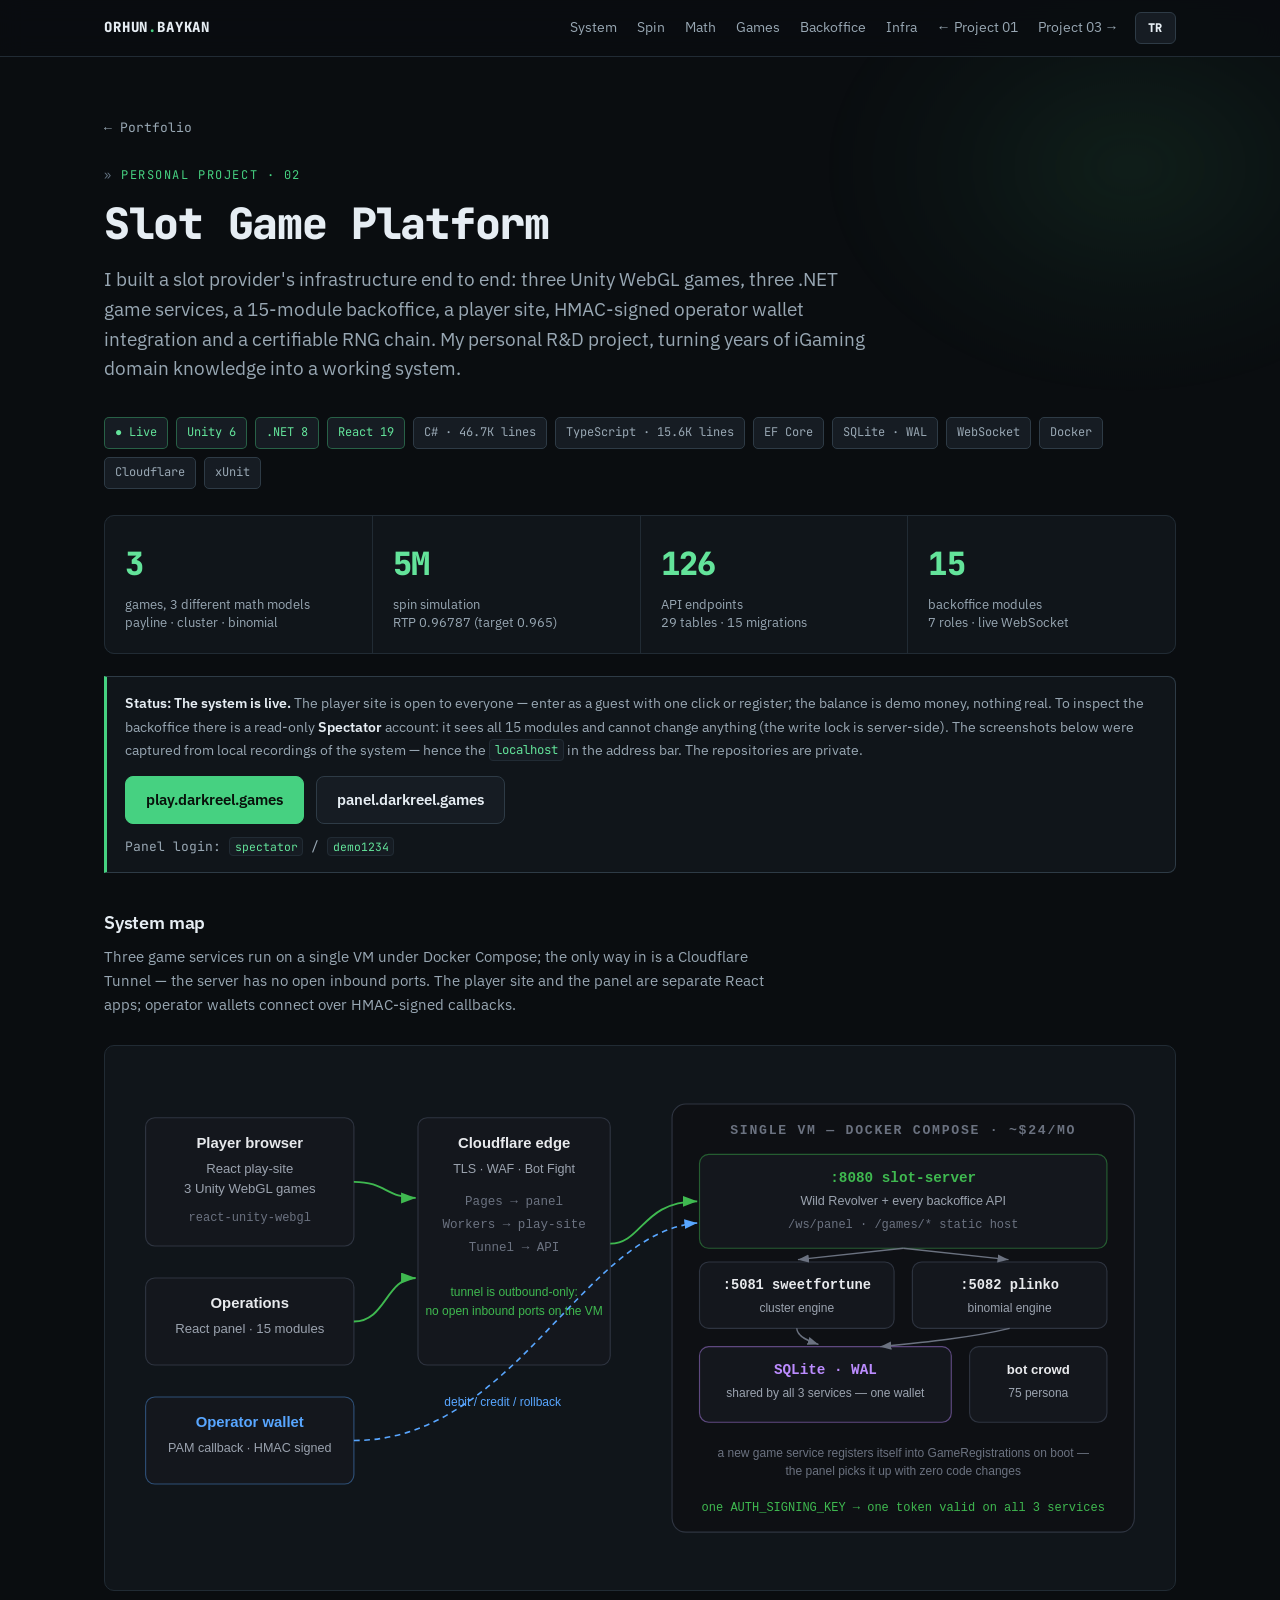
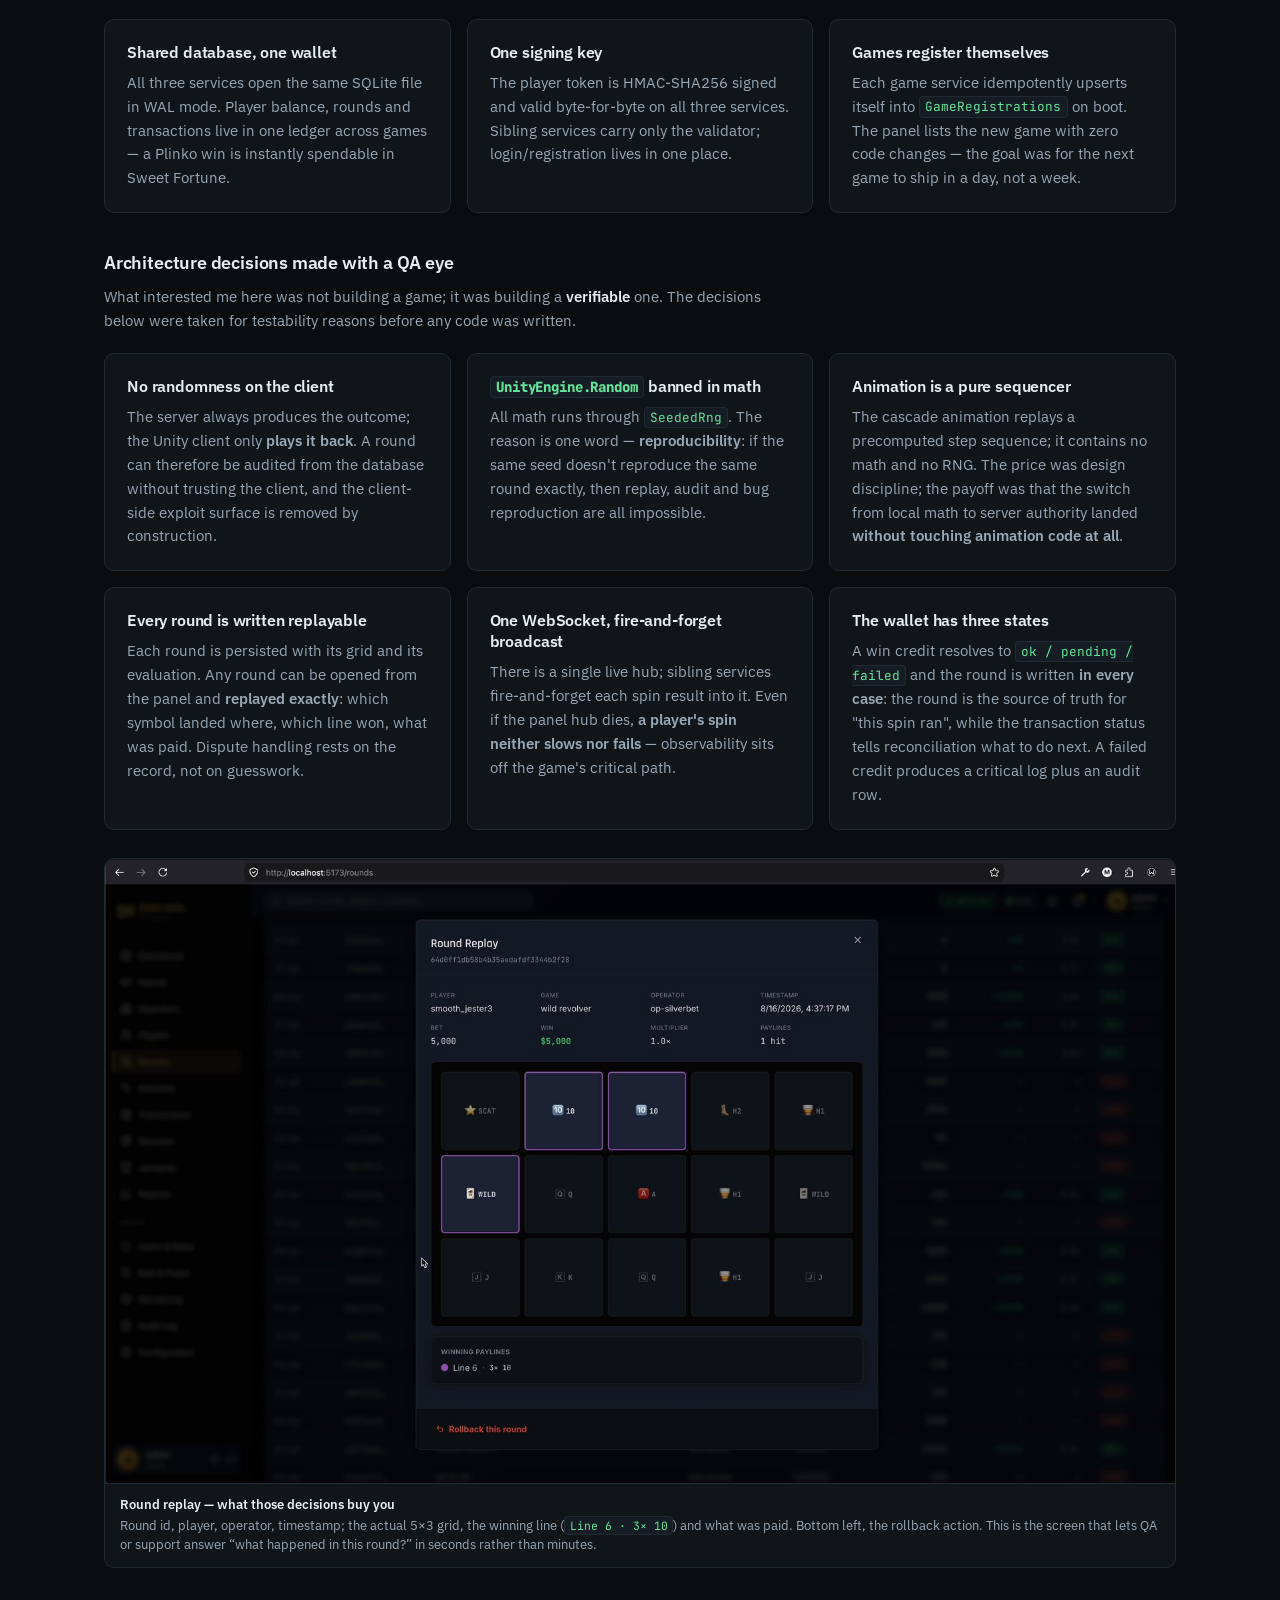
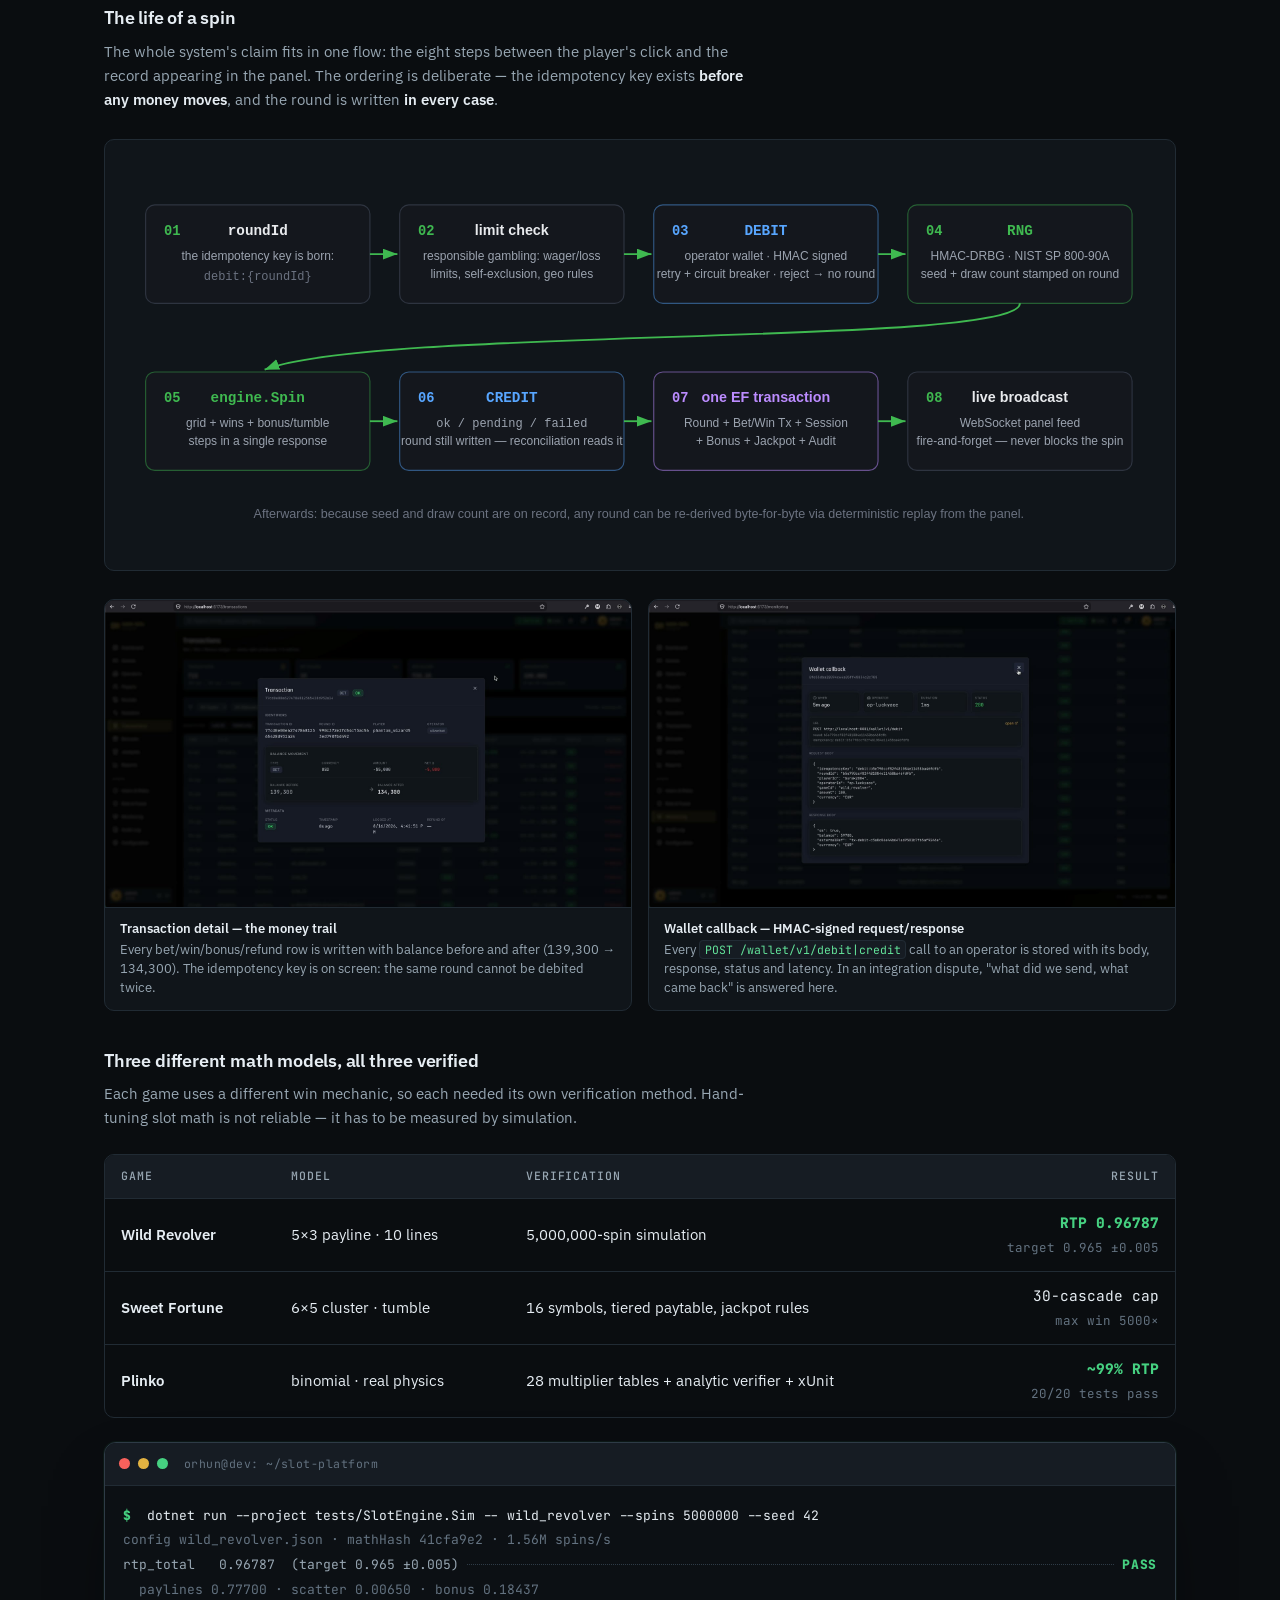
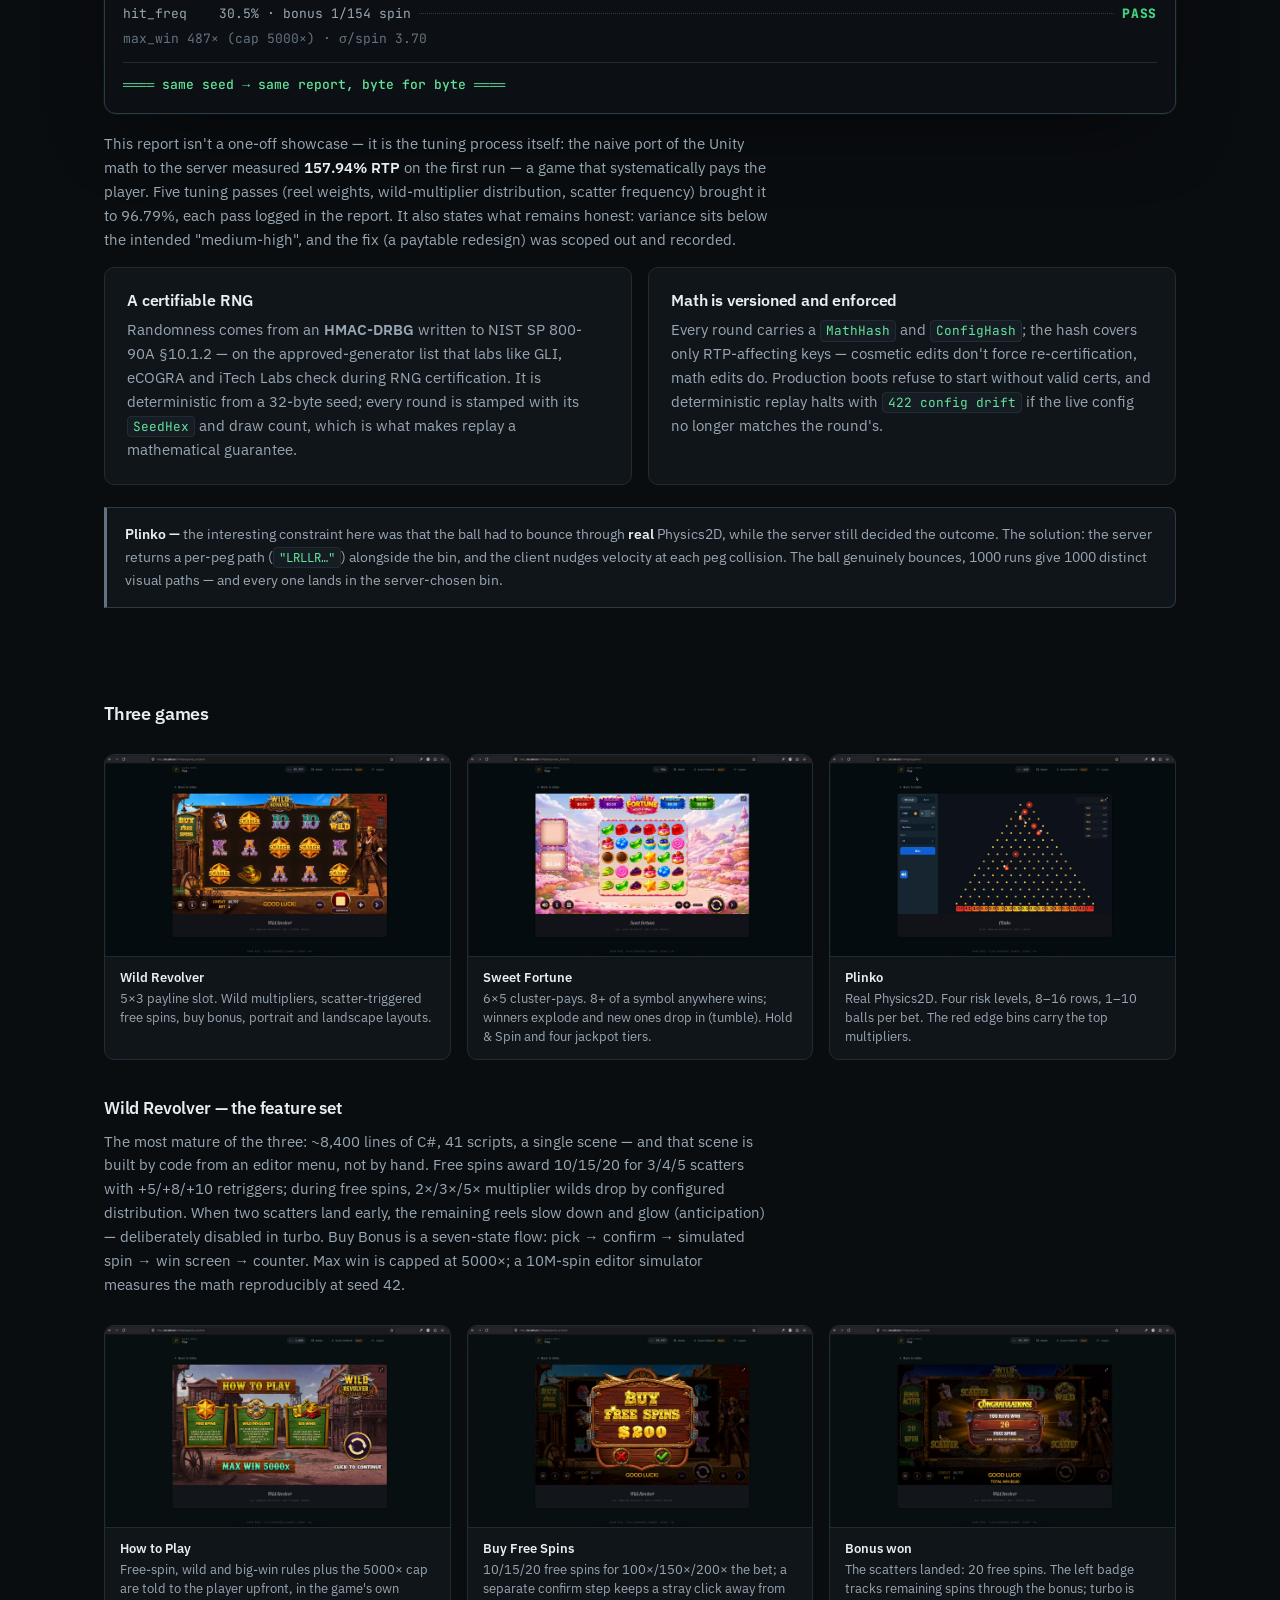
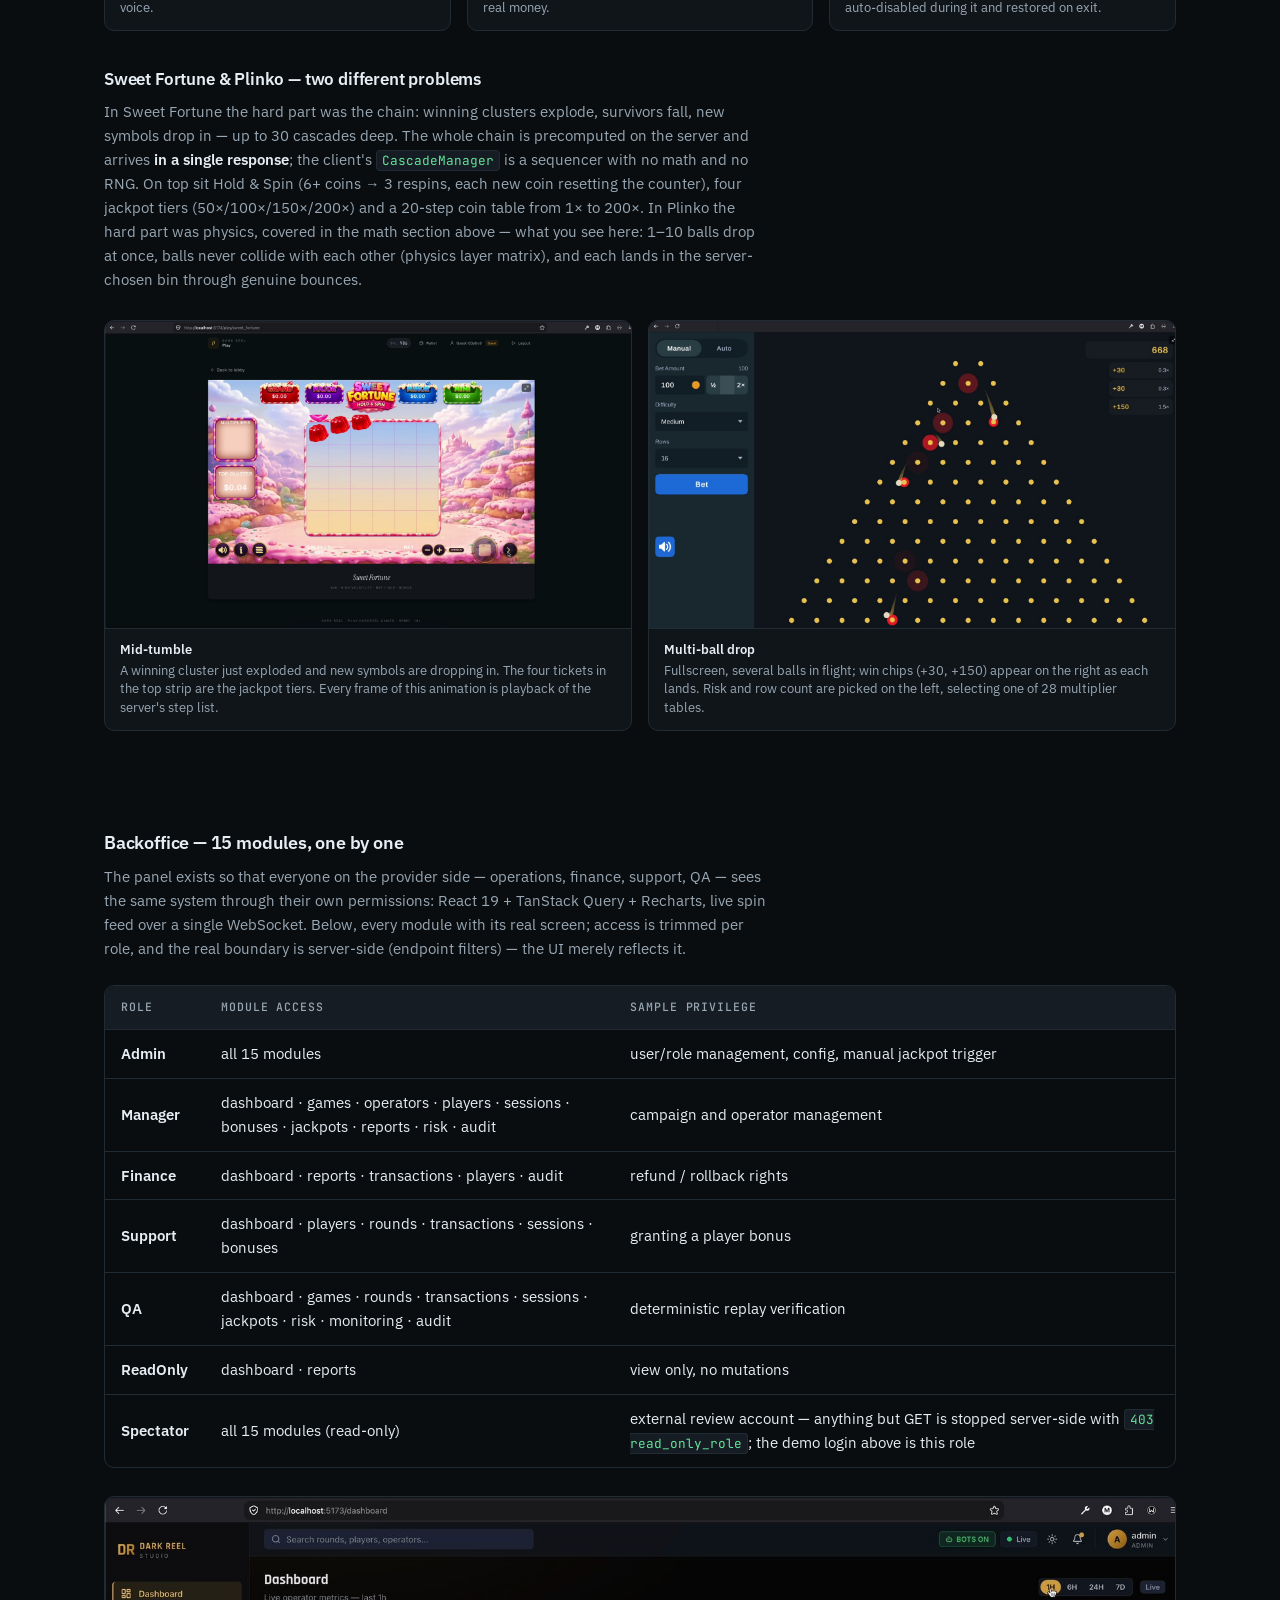
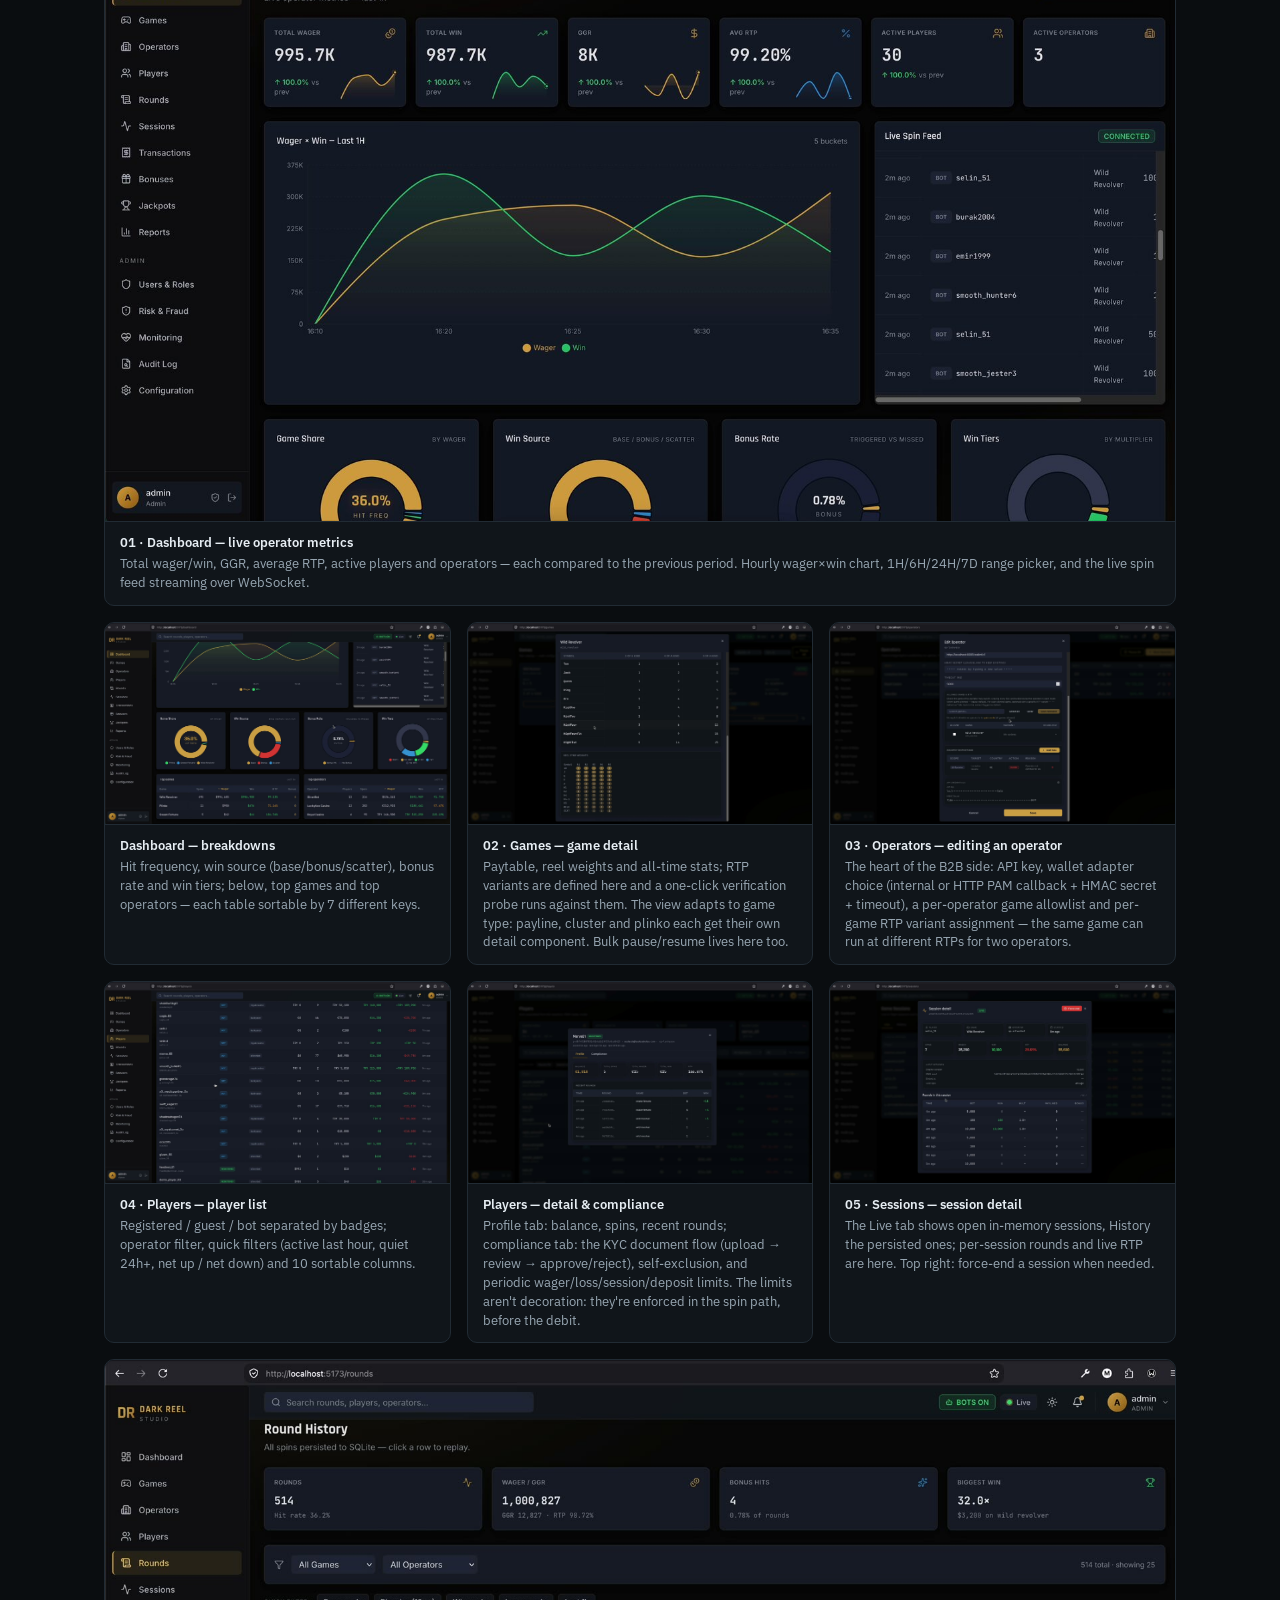
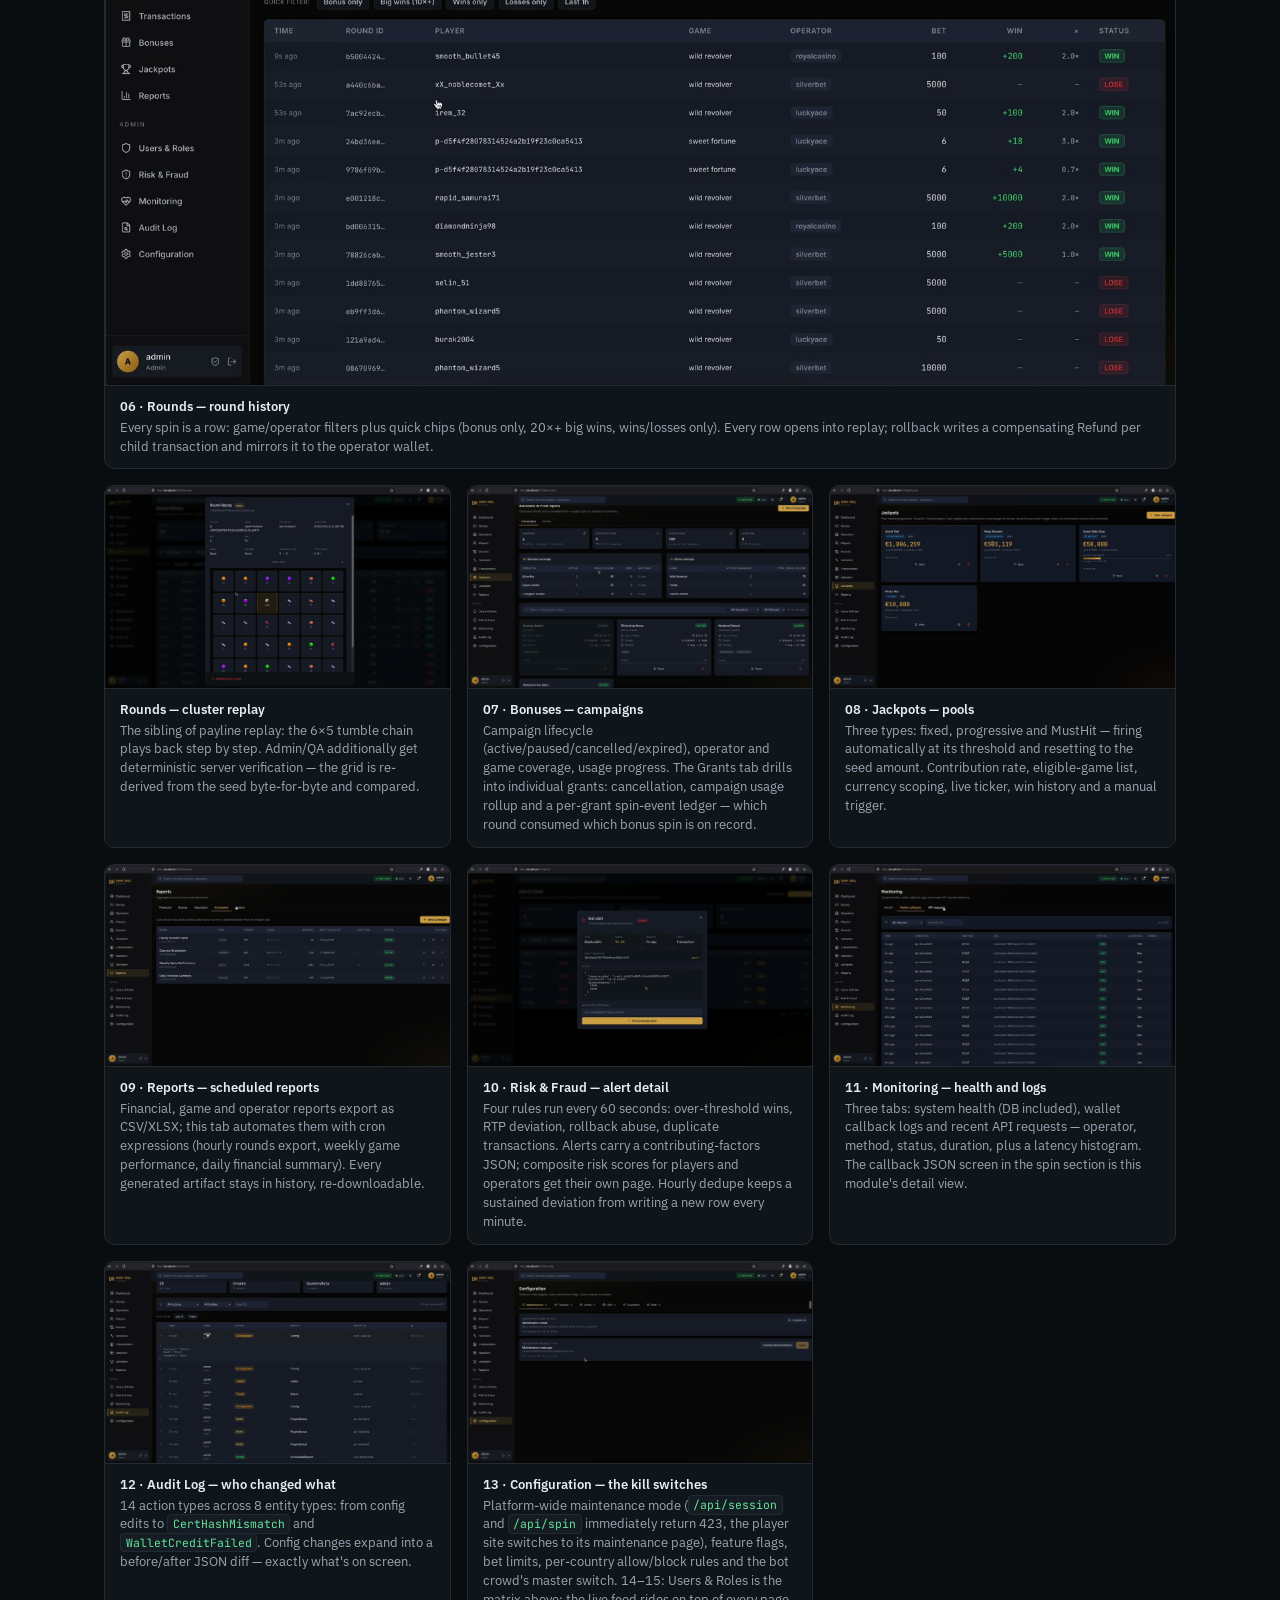
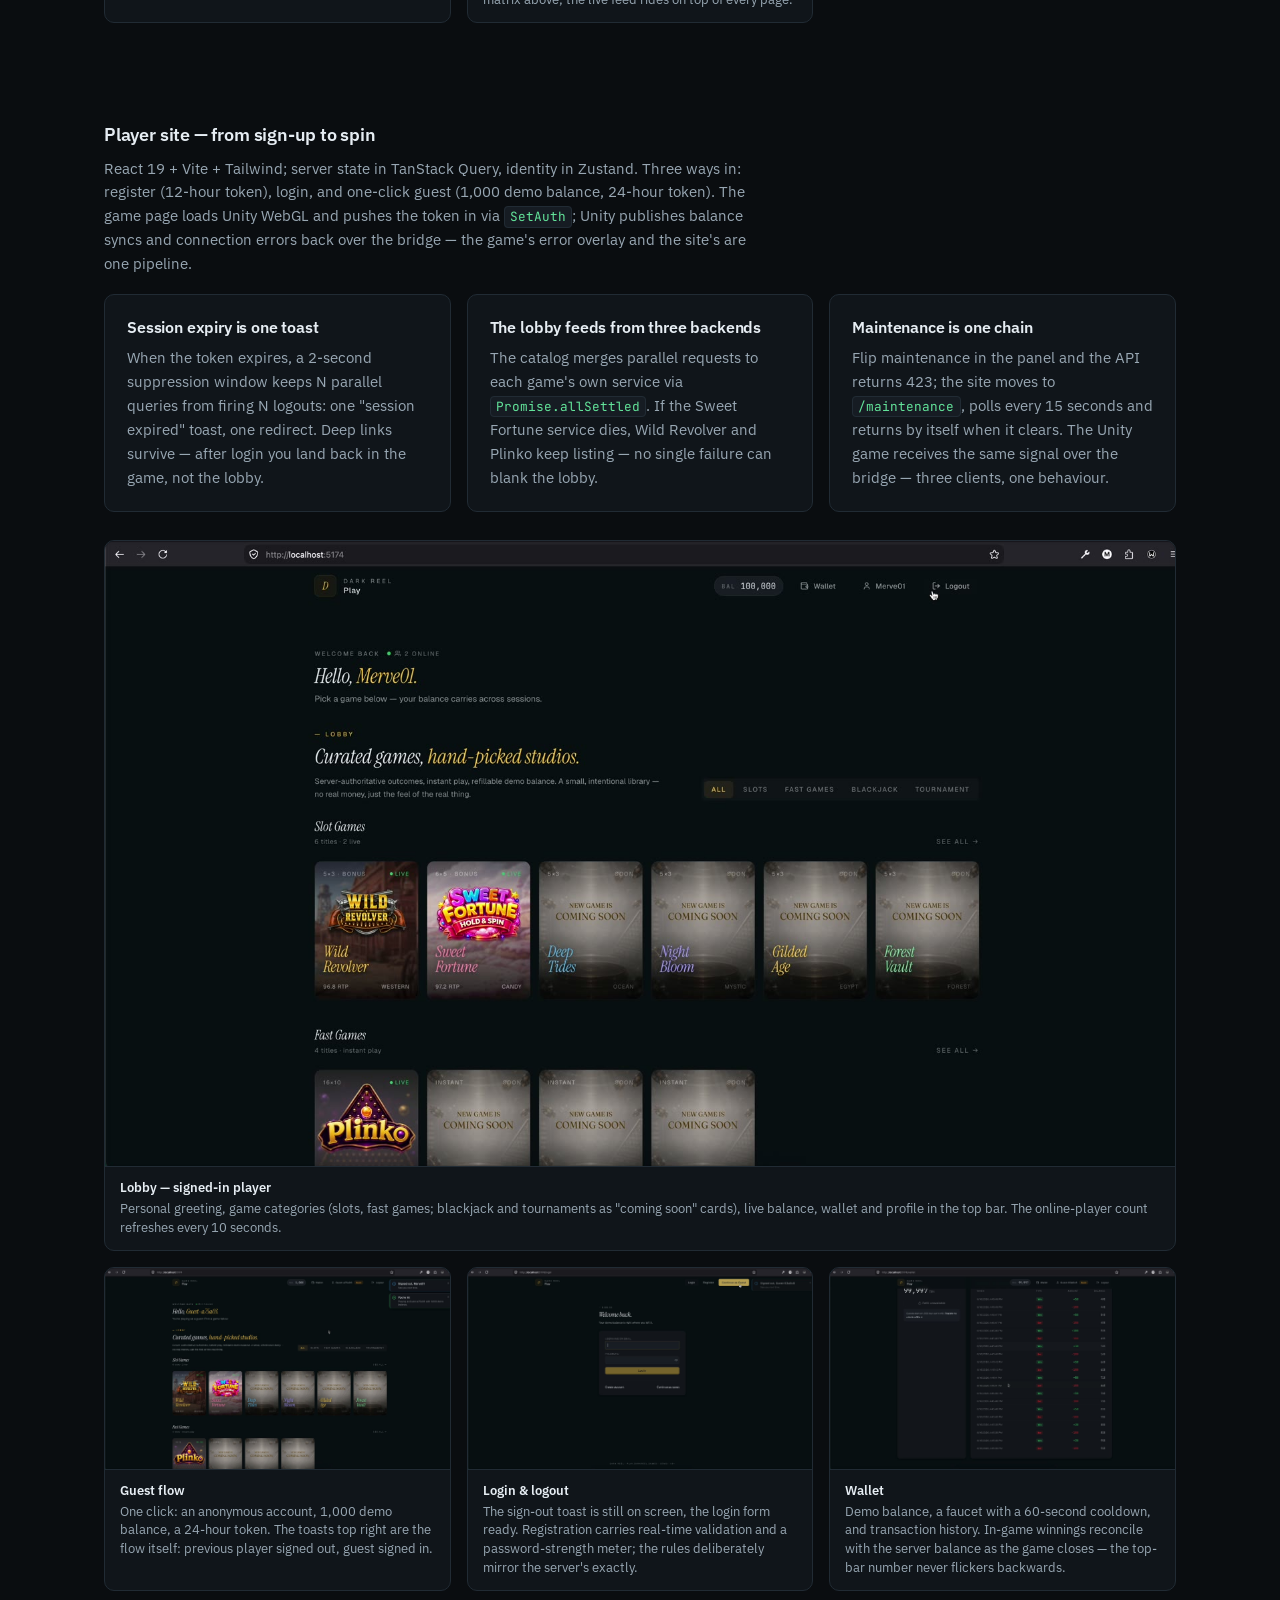
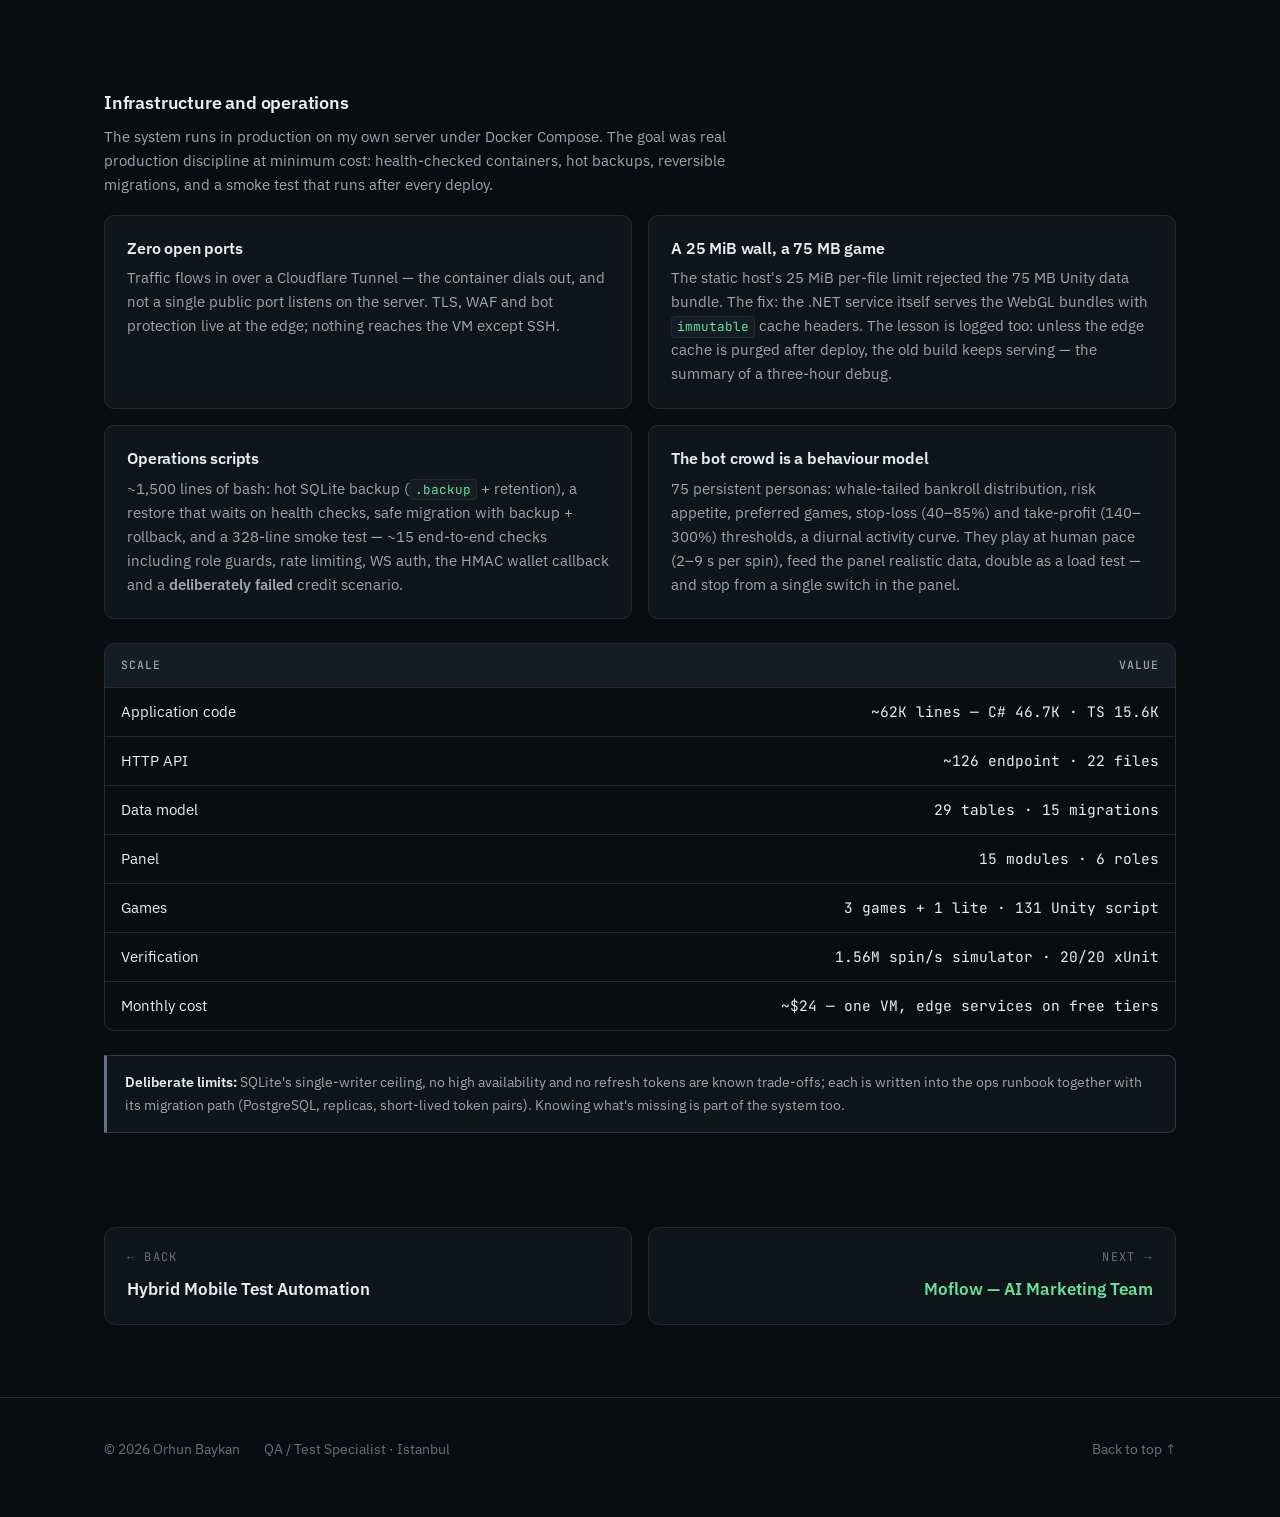
<file: projects/platform/index.html>
<!doctype html>
<html lang="tr" data-title-tr="Slot Oyun Platformu — Orhun Baykan" data-title-en="Slot Game Platform — Orhun Baykan">
<head>
<meta charset="utf-8">
<meta name="viewport" content="width=device-width, initial-scale=1">
<title>Slot Oyun Platformu — Orhun Baykan</title>
<meta name="description" content="Üç Unity WebGL oyunu, üç .NET servisi, 15 modüllü yönetim paneli, ~126 API endpoint, HMAC imzalı cüzdan entegrasyonu. Sunucu otoriteli, seed'li, her turu replay edilebilir bir iGaming sistemi.">
<link rel="icon" href="data:image/svg+xml,<svg xmlns='http://www.w3.org/2000/svg' viewBox='0 0 100 100'><rect x='4' y='4' width='92' height='92' rx='18' fill='%230C1014' stroke='%2346D181' stroke-width='6'/><text y='72' x='50' text-anchor='middle' font-size='58' font-family='monospace' font-weight='700' fill='%2346D181'>OB</text></svg>">
<link rel="stylesheet" href="../../assets/css/site.css">
</head>
<body>

<!-- ==================== UST BAR ==================== -->
<div class="topbar">
  <div class="wrap">
    <a class="brand" href="../../">ORHUN<span>.</span>BAYKAN</a>
    <nav class="navlinks" id="navlinks">
      <a href="#sistem"><span data-lang="tr">Sistem</span><span data-lang="en">System</span></a>
      <a href="#spin"><span data-lang="tr">Spin</span><span data-lang="en">Spin</span></a>
      <a href="#matematik"><span data-lang="tr">Matematik</span><span data-lang="en">Math</span></a>
      <a href="#oyunlar"><span data-lang="tr">Oyunlar</span><span data-lang="en">Games</span></a>
      <a href="#panel"><span data-lang="tr">Panel</span><span data-lang="en">Backoffice</span></a>
      <a href="#altyapi"><span data-lang="tr">Altyapı</span><span data-lang="en">Infra</span></a>
      <a href="../otomasyon/"><span data-lang="tr">← Proje 01</span><span data-lang="en">← Project 01</span></a>
      <a href="../moflow/"><span data-lang="tr">Proje 03 →</span><span data-lang="en">Project 03 →</span></a>
    </nav>
    <button class="menubtn" id="menubtn" type="button" aria-label="Menu" aria-controls="navlinks" aria-expanded="false"><svg viewBox="0 0 24 24" fill="none" stroke="currentColor" stroke-width="2" stroke-linecap="round"><path d="M4 7h16M4 12h16M4 17h16"/></svg></button>
    <button class="langbtn" id="langbtn" type="button" aria-label="Change language">
      <span data-lang="tr">EN</span><span data-lang="en">TR</span>
    </button>
  </div>
</div>

<!-- ==================== PROJE B: PLATFORM ==================== -->
<section id="platform" class="phero">
<div class="wrap">
  <a class="crumb" href="../../">← <span data-lang="tr">Portföy</span><span data-lang="en">Portfolio</span></a>
  <div class="shead">
    <div class="stag"><span data-lang="tr">Kişisel proje · 02</span><span data-lang="en">Personal project · 02</span></div>
    <h1><span data-lang="tr">Slot Oyun Platformu</span><span data-lang="en">Slot Game Platform</span></h1>
    <p class="sub">
      <span data-lang="tr">Bir slot sağlayıcısının altyapısını uçtan uca kurdum: üç Unity WebGL oyunu, üç .NET oyun servisi, 15 modüllü bir yönetim paneli, oyuncu sitesi, HMAC imzalı operatör cüzdan entegrasyonu ve sertifikalanabilir bir RNG zinciri. Şans oyunları alan bilgimi çalışan bir sisteme dönüştürdüğüm kişisel Ar-Ge projem.</span>
      <span data-lang="en">I built a slot provider's infrastructure end to end: three Unity WebGL games, three .NET game services, a 15-module backoffice, a player site, HMAC-signed operator wallet integration and a certifiable RNG chain. My personal R&amp;D project, turning years of iGaming domain knowledge into a working system.</span>
    </p>
  </div>

  <div class="badges">
    <span class="badge g">● <span data-lang="tr">Yayında</span><span data-lang="en">Live</span></span>
    <span class="badge g">Unity 6</span>
    <span class="badge g">.NET 8</span>
    <span class="badge g">React 19</span>
    <span class="badge">C# · 46.7K <span data-lang="tr">satır</span><span data-lang="en">lines</span></span>
    <span class="badge">TypeScript · 15.6K <span data-lang="tr">satır</span><span data-lang="en">lines</span></span>
    <span class="badge">EF Core</span>
    <span class="badge">SQLite · WAL</span>
    <span class="badge">WebSocket</span>
    <span class="badge">Docker</span>
    <span class="badge">Cloudflare</span>
    <span class="badge">xUnit</span>
  </div>

  <div class="metrics">
    <div class="metric"><div class="n">3</div><div class="l"><span data-lang="tr">oyun, 3 farklı matematik modeli<br>payline · cluster · binom</span><span data-lang="en">games, 3 different math models<br>payline · cluster · binomial</span></div></div>
    <div class="metric"><div class="n">5M</div><div class="l"><span data-lang="tr">spin simülasyonu<br>RTP 0.96787 (hedef 0.965)</span><span data-lang="en">spin simulation<br>RTP 0.96787 (target 0.965)</span></div></div>
    <div class="metric"><div class="n">126</div><div class="l"><span data-lang="tr">API endpoint<br>29 tablo · 15 migration</span><span data-lang="en">API endpoints<br>29 tables · 15 migrations</span></div></div>
    <div class="metric"><div class="n">15</div><div class="l"><span data-lang="tr">modüllü yönetim paneli<br>7 rol · canlı WebSocket</span><span data-lang="en">backoffice modules<br>7 roles · live WebSocket</span></div></div>
  </div>

  <div class="note" style="border-left-color:var(--acc)">
    <b><span data-lang="tr">Durum:</span><span data-lang="en">Status:</span></b>
    <span data-lang="tr"><b>Sistem yayında.</b> Oyuncu sitesi herkese açık — tek tıkla misafir olarak ya da kayıt olarak girilebilir; bakiye demo, gerçek para yoktur. Yönetim panelini incelemek isteyenler için salt-okunur bir <b>Spectator</b> hesabı var: 15 modülün tamamını görür, hiçbir değişiklik yapamaz (yazma kilidi sunucu tarafındadır). Aşağıdaki ekran görüntüleri sistemin yerel kayıtlarından alınmıştır — adres çubuğundaki <code>localhost</code> bundandır. Depolar özeldir.</span>
    <span data-lang="en"><b>The system is live.</b> The player site is open to everyone — enter as a guest with one click or register; the balance is demo money, nothing real. To inspect the backoffice there is a read-only <b>Spectator</b> account: it sees all 15 modules and cannot change anything (the write lock is server-side). The screenshots below were captured from local recordings of the system — hence the <code>localhost</code> in the address bar. The repositories are private.</span>
    <div class="btnrow" style="margin-top:14px">
      <a class="btn primary" href="https://play.darkreel.games" target="_blank" rel="noopener">play.darkreel.games</a>
      <a class="btn" href="https://panel.darkreel.games" target="_blank" rel="noopener">panel.darkreel.games</a>
    </div>
    <div style="margin-top:12px;font-family:var(--mono);font-size:13px">
      <span data-lang="tr">Panel girişi:</span><span data-lang="en">Panel login:</span>
      <code>spectator</code> / <code>demo1234</code>
    </div>
  </div>

  <!-- SISTEM HARITASI -->
  <h3 style="font-size:1.15rem;margin:38px 0 10px" id="sistem">
    <span data-lang="tr">Sistem haritası</span><span data-lang="en">System map</span>
  </h3>
  <p style="color:var(--ink2);font-size:14.5px;max-width:74ch;margin-bottom:20px">
    <span data-lang="tr">Üç oyun servisi tek bir VM üzerinde Docker Compose ile koşar, dışarıya tek çıkış Cloudflare Tunnel'dır — sunucuda açık inbound port yoktur. Oyuncu sitesi ve panel ayrı React uygulamalarıdır; operatör cüzdanları HMAC imzalı callback'lerle bağlanır.</span>
    <span data-lang="en">Three game services run on a single VM under Docker Compose; the only way in is a Cloudflare Tunnel — the server has no open inbound ports. The player site and the panel are separate React apps; operator wallets connect over HMAC-signed callbacks.</span>
  </p>

  <div class="diagram">
    <svg viewBox="0 0 900 430" width="100%" height="auto" role="img" aria-label="System architecture diagram">
      <defs>
        <marker id="sg" markerWidth="9" markerHeight="9" refX="8" refY="3" orient="auto">
          <path d="M0,0 L0,6 L8,3 z" fill="#3FB950"/>
        </marker>
        <marker id="sb" markerWidth="9" markerHeight="9" refX="8" refY="3" orient="auto">
          <path d="M0,0 L0,6 L8,3 z" fill="#58A6FF"/>
        </marker>
        <marker id="sd" markerWidth="9" markerHeight="9" refX="8" refY="3" orient="auto">
          <path d="M0,0 L0,6 L8,3 z" fill="#6B7280"/>
        </marker>
      </defs>

      <!-- istemciler -->
      <rect x="18" y="40" width="182" height="112" rx="8" fill="#14171D" stroke="#2E3440"/>
      <text x="109" y="66" text-anchor="middle" fill="#E8EAED" font-size="13" font-weight="700" font-family="sans-serif">
        <tspan data-lang="tr">Oyuncu tarayıcısı</tspan><tspan data-lang="en">Player browser</tspan>
      </text>
      <text x="109" y="88" text-anchor="middle" fill="#9BA3AF" font-size="11.5" font-family="sans-serif">React play-site</text>
      <text x="109" y="106" text-anchor="middle" fill="#9BA3AF" font-size="11.5" font-family="sans-serif">
        <tspan data-lang="tr">3 Unity WebGL oyunu</tspan><tspan data-lang="en">3 Unity WebGL games</tspan>
      </text>
      <text x="109" y="130" text-anchor="middle" fill="#6B7280" font-size="10.5" font-family="monospace">react-unity-webgl</text>

      <rect x="18" y="180" width="182" height="76" rx="8" fill="#14171D" stroke="#2E3440"/>
      <text x="109" y="206" text-anchor="middle" fill="#E8EAED" font-size="13" font-weight="700" font-family="sans-serif">
        <tspan data-lang="tr">Operasyon</tspan><tspan data-lang="en">Operations</tspan>
      </text>
      <text x="109" y="228" text-anchor="middle" fill="#9BA3AF" font-size="11.5" font-family="sans-serif">
        <tspan data-lang="tr">React panel · 15 modül</tspan><tspan data-lang="en">React panel · 15 modules</tspan>
      </text>

      <rect x="18" y="284" width="182" height="76" rx="8" fill="#14171D" stroke="#58A6FF" stroke-opacity=".4"/>
      <text x="109" y="310" text-anchor="middle" fill="#58A6FF" font-size="13" font-weight="700" font-family="sans-serif">
        <tspan data-lang="tr">Operatör cüzdanı</tspan><tspan data-lang="en">Operator wallet</tspan>
      </text>
      <text x="109" y="332" text-anchor="middle" fill="#9BA3AF" font-size="11" font-family="sans-serif">
        <tspan data-lang="tr">PAM callback · HMAC imzalı</tspan><tspan data-lang="en">PAM callback · HMAC signed</tspan>
      </text>

      <!-- cloudflare edge -->
      <rect x="256" y="40" width="168" height="216" rx="8" fill="#14171D" stroke="#2E3440"/>
      <text x="340" y="66" text-anchor="middle" fill="#E8EAED" font-size="13" font-weight="700" font-family="sans-serif">Cloudflare edge</text>
      <text x="340" y="88" text-anchor="middle" fill="#9BA3AF" font-size="11" font-family="sans-serif">TLS · WAF · Bot Fight</text>
      <text x="340" y="116" text-anchor="middle" fill="#6B7280" font-size="11" font-family="monospace">Pages → panel</text>
      <text x="340" y="136" text-anchor="middle" fill="#6B7280" font-size="11" font-family="monospace">Workers → play-site</text>
      <text x="340" y="156" text-anchor="middle" fill="#6B7280" font-size="11" font-family="monospace">Tunnel → API</text>
      <text x="340" y="196" text-anchor="middle" fill="#3FB950" font-size="10.5" font-family="sans-serif">
        <tspan data-lang="tr">tünel outbound-only:</tspan><tspan data-lang="en">tunnel is outbound-only:</tspan>
      </text>
      <text x="340" y="212" text-anchor="middle" fill="#3FB950" font-size="10.5" font-family="sans-serif">
        <tspan data-lang="tr">VM'de açık inbound port yok</tspan><tspan data-lang="en">no open inbound ports on the VM</tspan>
      </text>

      <!-- vm -->
      <rect x="478" y="28" width="404" height="374" rx="12" fill="#0E1014" stroke="#2E3440"/>
      <text x="680" y="54" text-anchor="middle" fill="#6B7280" font-size="11.5" font-weight="600" font-family="monospace" letter-spacing="1.5">
        <tspan data-lang="tr">TEK VM — DOCKER COMPOSE · ~$24/AY</tspan><tspan data-lang="en">SINGLE VM — DOCKER COMPOSE · ~$24/MO</tspan>
      </text>

      <rect x="502" y="72" width="356" height="82" rx="8" fill="#14171D" stroke="#3FB950" stroke-opacity=".45"/>
      <text x="680" y="96" text-anchor="middle" fill="#3FB950" font-size="12.5" font-weight="700" font-family="monospace">:8080 slot-server</text>
      <text x="680" y="116" text-anchor="middle" fill="#9BA3AF" font-size="11" font-family="sans-serif">
        <tspan data-lang="tr">Wild Revolver + tüm backoffice API'leri</tspan><tspan data-lang="en">Wild Revolver + every backoffice API</tspan>
      </text>
      <text x="680" y="136" text-anchor="middle" fill="#6B7280" font-size="10.5" font-family="monospace">/ws/panel · /games/* <tspan data-lang="tr">statik host</tspan><tspan data-lang="en">static host</tspan></text>

      <rect x="502" y="166" width="170" height="58" rx="8" fill="#14171D" stroke="#2E3440"/>
      <text x="587" y="190" text-anchor="middle" fill="#E8EAED" font-size="12" font-weight="700" font-family="monospace">:5081 sweetfortune</text>
      <text x="587" y="210" text-anchor="middle" fill="#9BA3AF" font-size="10.5" font-family="sans-serif">
        <tspan data-lang="tr">cluster motoru</tspan><tspan data-lang="en">cluster engine</tspan>
      </text>

      <rect x="688" y="166" width="170" height="58" rx="8" fill="#14171D" stroke="#2E3440"/>
      <text x="773" y="190" text-anchor="middle" fill="#E8EAED" font-size="12" font-weight="700" font-family="monospace">:5082 plinko</text>
      <text x="773" y="210" text-anchor="middle" fill="#9BA3AF" font-size="10.5" font-family="sans-serif">
        <tspan data-lang="tr">binom motoru</tspan><tspan data-lang="en">binomial engine</tspan>
      </text>

      <rect x="502" y="240" width="220" height="66" rx="8" fill="#14171D" stroke="#BC8CFF" stroke-opacity=".45"/>
      <text x="612" y="264" text-anchor="middle" fill="#BC8CFF" font-size="12.5" font-weight="700" font-family="monospace">SQLite · WAL</text>
      <text x="612" y="284" text-anchor="middle" fill="#9BA3AF" font-size="10.5" font-family="sans-serif">
        <tspan data-lang="tr">3 servisin ortak DB'si — tek cüzdan</tspan><tspan data-lang="en">shared by all 3 services — one wallet</tspan>
      </text>

      <rect x="738" y="240" width="120" height="66" rx="8" fill="#14171D" stroke="#2E3440"/>
      <text x="798" y="264" text-anchor="middle" fill="#E8EAED" font-size="11.5" font-weight="700" font-family="sans-serif">
        <tspan data-lang="tr">bot sürüsü</tspan><tspan data-lang="en">bot crowd</tspan>
      </text>
      <text x="798" y="284" text-anchor="middle" fill="#9BA3AF" font-size="10.5" font-family="sans-serif">75 persona</text>

      <text x="680" y="336" text-anchor="middle" fill="#6B7280" font-size="10.5" font-family="sans-serif">
        <tspan data-lang="tr">yeni oyun servisi açılışta kendini GameRegistrations'a yazar —</tspan><tspan data-lang="en">a new game service registers itself into GameRegistrations on boot —</tspan>
      </text>
      <text x="680" y="352" text-anchor="middle" fill="#6B7280" font-size="10.5" font-family="sans-serif">
        <tspan data-lang="tr">panel sıfır kod değişikliğiyle yeni oyunu gösterir</tspan><tspan data-lang="en">the panel picks it up with zero code changes</tspan>
      </text>
      <text x="680" y="384" text-anchor="middle" fill="#3FB950" font-size="10.5" font-family="monospace">
        <tspan data-lang="tr">tek AUTH_SIGNING_KEY → aynı token 3 serviste geçerli</tspan><tspan data-lang="en">one AUTH_SIGNING_KEY → one token valid on all 3 services</tspan>
      </text>

      <!-- oklar -->
      <path d="M200,96 C228,96 228,110 254,110" stroke="#3FB950" stroke-width="1.6" fill="none" marker-end="url(#sg)"/>
      <path d="M200,218 C228,218 228,180 254,180" stroke="#3FB950" stroke-width="1.6" fill="none" marker-end="url(#sg)"/>
      <path d="M424,150 C452,150 452,113 500,113" stroke="#3FB950" stroke-width="1.6" fill="none" marker-end="url(#sg)"/>
      <path d="M680,154 L588,164" stroke="#6B7280" stroke-width="1.2" fill="none" marker-end="url(#sd)"/>
      <path d="M680,154 L772,164" stroke="#6B7280" stroke-width="1.2" fill="none" marker-end="url(#sd)"/>
      <path d="M587,224 C587,232 600,236 606,238" stroke="#6B7280" stroke-width="1.2" fill="none" marker-end="url(#sd)"/>
      <path d="M773,224 C740,232 700,236 660,240" stroke="#6B7280" stroke-width="1.2" fill="none" marker-end="url(#sd)"/>
      <path d="M200,322 C340,322 400,140 500,132" stroke="#58A6FF" stroke-width="1.4" fill="none" stroke-dasharray="5 4" marker-end="url(#sb)"/>
      <text x="330" y="292" text-anchor="middle" fill="#58A6FF" font-size="10.5" font-family="sans-serif">
        <tspan data-lang="tr">debit / credit / rollback</tspan><tspan data-lang="en">debit / credit / rollback</tspan>
      </text>
    </svg>
  </div>
  <p class="scrollhint"><span data-lang="tr">← diyagramı yatay kaydırabilirsiniz →</span><span data-lang="en">← scroll the diagram horizontally →</span></p>

  <div class="grid3">
    <div class="card">
      <h4><span data-lang="tr">Ortak veritabanı, tek cüzdan</span><span data-lang="en">Shared database, one wallet</span></h4>
      <p><span data-lang="tr">Üç servis de aynı SQLite dosyasını WAL modunda açar. Oyuncu bakiyesi, turlar ve işlemler oyunlar arasında tek defterdedir — Plinko'da kazanılan bakiye Sweet Fortune'da anında kullanılabilir.</span>
      <span data-lang="en">All three services open the same SQLite file in WAL mode. Player balance, rounds and transactions live in one ledger across games — a Plinko win is instantly spendable in Sweet Fortune.</span></p>
    </div>
    <div class="card">
      <h4><span data-lang="tr">Tek imza anahtarı</span><span data-lang="en">One signing key</span></h4>
      <p><span data-lang="tr">Oyuncu token'ı HMAC-SHA256 ile imzalanır ve üç serviste de byte-byte geçerlidir. Kardeş servisler yalnızca doğrulayıcıyı taşır; login/kayıt tek yerde yaşar.</span>
      <span data-lang="en">The player token is HMAC-SHA256 signed and valid byte-for-byte on all three services. Sibling services carry only the validator; login/registration lives in one place.</span></p>
    </div>
    <div class="card">
      <h4><span data-lang="tr">Oyun kendini kaydeder</span><span data-lang="en">Games register themselves</span></h4>
      <p><span data-lang="tr">Her oyun servisi açılışta kendini idempotent biçimde <code>GameRegistrations</code> tablosuna yazar. Panel yeni oyunu sıfır kod değişikliğiyle listeler — hedef, sonraki oyunun 1 haftada değil 1 günde yayına çıkmasıydı.</span>
      <span data-lang="en">Each game service idempotently upserts itself into <code>GameRegistrations</code> on boot. The panel lists the new game with zero code changes — the goal was for the next game to ship in a day, not a week.</span></p>
    </div>
  </div>

  <!-- QA GOZUYLE MIMARI -->
  <h3 style="font-size:1.15rem;margin:38px 0 10px" id="mimari">
    <span data-lang="tr">QA gözüyle alınmış mimari kararlar</span><span data-lang="en">Architecture decisions made with a QA eye</span>
  </h3>
  <p style="color:var(--ink2);font-size:14.5px;max-width:74ch;margin-bottom:20px">
    <span data-lang="tr">Bu projede beni asıl ilgilendiren şey oyunu yapmak değildi; <b style="color:var(--ink)">doğrulanabilir</b> bir oyun yapmaktı. Aşağıdaki kararlar, kod yazılmadan önce test edilebilirlik gerekçesiyle alındı.</span>
    <span data-lang="en">What interested me here was not building a game; it was building a <b style="color:var(--ink)">verifiable</b> one. The decisions below were taken for testability reasons before any code was written.</span>
  </p>

  <div class="grid2">
    <div class="card">
      <h4><span data-lang="tr">İstemcide rastgelelik yok</span><span data-lang="en">No randomness on the client</span></h4>
      <p><span data-lang="tr">Sonucu her zaman sunucu üretir; Unity istemcisi yalnızca <b>oynatır</b>. Böylece bir turun doğruluğu istemciye güvenmeden, veritabanından denetlenebilir. İstemci tarafı exploit yüzeyi baştan yok edilmiş olur.</span>
      <span data-lang="en">The server always produces the outcome; the Unity client only <b>plays it back</b>. A round can therefore be audited from the database without trusting the client, and the client-side exploit surface is removed by construction.</span></p>
    </div>
    <div class="card">
      <h4><span data-lang="tr">Matematikte <code>UnityEngine.Random</code> yasak</span><span data-lang="en"><code>UnityEngine.Random</code> banned in math</span></h4>
      <p><span data-lang="tr">Tüm matematik <code>SeededRng</code> üzerinden çalışır. Sebep tek kelimeyle <b>tekrarlanabilirlik</b>: aynı seed aynı turu birebir üretmezse ne replay ne denetim ne de hata yeniden üretimi mümkün olur.</span>
      <span data-lang="en">All math runs through <code>SeededRng</code>. The reason is one word — <b>reproducibility</b>: if the same seed doesn't reproduce the same round exactly, then replay, audit and bug reproduction are all impossible.</span></p>
    </div>
    <div class="card">
      <h4><span data-lang="tr">Animasyon saf sıralayıcıdır</span><span data-lang="en">Animation is a pure sequencer</span></h4>
      <p><span data-lang="tr">Cascade animasyonu önceden hesaplanmış adım dizisini oynatır; içinde matematik ya da RNG bulunmaz. Bunun bedeli tasarım disiplini, karşılığı ise şu oldu: yerel matematikten sunucu otoritesine geçiş <b>animasyon koduna hiç dokunulmadan</b> tamamlandı.</span>
      <span data-lang="en">The cascade animation replays a precomputed step sequence; it contains no math and no RNG. The price was design discipline; the payoff was that the switch from local math to server authority landed <b>without touching animation code at all</b>.</span></p>
    </div>
    <div class="card">
      <h4><span data-lang="tr">Her tur replay edilebilir yazılır</span><span data-lang="en">Every round is written replayable</span></h4>
      <p><span data-lang="tr">Her tur, grid'i ve değerlendirmesi ile birlikte veritabanına kaydedilir. Panelden herhangi bir tur açılıp <b>birebir yeniden oynatılabilir</b>: hangi sembol nereye düştü, hangi hat kazandı, ne ödendi. Şikâyet incelemesi tahmine değil kayda dayanır.</span>
      <span data-lang="en">Each round is persisted with its grid and its evaluation. Any round can be opened from the panel and <b>replayed exactly</b>: which symbol landed where, which line won, what was paid. Dispute handling rests on the record, not on guesswork.</span></p>
    </div>
    <div class="card">
      <h4><span data-lang="tr">Tek WebSocket, ateşle-unut yayın</span><span data-lang="en">One WebSocket, fire-and-forget broadcast</span></h4>
      <p><span data-lang="tr">Canlı akış için tek hub vardır; kardeş servisler her spin sonrası sonucu içeriden ateşle-unut ilkesiyle yayınlar. Panel hub'ı çökse bile <b>oyuncunun spini ne yavaşlar ne başarısız olur</b> — izleme, oyunun kritik yolunda değildir.</span>
      <span data-lang="en">There is a single live hub; sibling services fire-and-forget each spin result into it. Even if the panel hub dies, <b>a player's spin neither slows nor fails</b> — observability sits off the game's critical path.</span></p>
    </div>
    <div class="card">
      <h4><span data-lang="tr">Cüzdan üç durumludur</span><span data-lang="en">The wallet has three states</span></h4>
      <p><span data-lang="tr">Kazanç yatırma <code>ok / pending / failed</code> ile sonuçlanır ve tur <b>her koşulda</b> yazılır: "bu spin koşuldu"nun kaynağı turdur, mutabakatın ne yapacağını işlem durumu söyler. Başarısız credit, kritik log + denetim kaydı üretir.</span>
      <span data-lang="en">A win credit resolves to <code>ok / pending / failed</code> and the round is written <b>in every case</b>: the round is the source of truth for "this spin ran", while the transaction status tells reconciliation what to do next. A failed credit produces a critical log plus an audit row.</span></p>
    </div>
  </div>

  <!-- REPLAY GORSELI -->
  <div class="gallery">
    <div class="shot wide">
      <a href="../../assets/img/slot-replay.jpg" target="_blank" rel="noopener" class="zoom"><img src="../../assets/img/slot-replay.jpg" alt="Round replay in the backoffice" loading="lazy"></a>
      <div class="cap">
        <b><span data-lang="tr">Tur replay — yukarıdaki kararların somut karşılığı</span><span data-lang="en">Round replay — what those decisions buy you</span></b>
        <span data-lang="tr">Tur kimliği, oyuncu, operatör, zaman damgası; gerçek 5×3 grid, kazanan hat (<code>Line 6 · 3× 10</code>) ve ödenen tutar. Sağ altta turu geri alma aksiyonu. Bir QA ya da destek ekibinin “bu turda ne oldu” sorusuna dakikalar değil saniyeler içinde cevap vermesini sağlayan ekran budur.</span>
        <span data-lang="en">Round id, player, operator, timestamp; the actual 5×3 grid, the winning line (<code>Line 6 · 3× 10</code>) and what was paid. Bottom left, the rollback action. This is the screen that lets QA or support answer “what happened in this round?” in seconds rather than minutes.</span>
      </div>
    </div>
  </div>

  <!-- SPIN YASAM DONGUSU -->
  <h3 style="font-size:1.15rem;margin:38px 0 10px" id="spin">
    <span data-lang="tr">Bir spinin yaşam döngüsü</span><span data-lang="en">The life of a spin</span>
  </h3>
  <p style="color:var(--ink2);font-size:14.5px;max-width:74ch;margin-bottom:20px">
    <span data-lang="tr">Sistemin bütün iddiası tek bir akışta özetlenebilir: oyuncunun tıklaması ile panelde beliren kayıt arasındaki sekiz adım. Sıralama bilinçli — idempotency anahtarı <b style="color:var(--ink)">paradan önce</b> var olur, tur <b style="color:var(--ink)">her koşulda</b> yazılır.</span>
    <span data-lang="en">The whole system's claim fits in one flow: the eight steps between the player's click and the record appearing in the panel. The ordering is deliberate — the idempotency key exists <b style="color:var(--ink)">before any money moves</b>, and the round is written <b style="color:var(--ink)">in every case</b>.</span>
  </p>

  <div class="diagram">
    <svg viewBox="0 0 900 330" width="100%" height="auto" role="img" aria-label="Spin pipeline diagram">
      <defs>
        <marker id="pg" markerWidth="9" markerHeight="9" refX="8" refY="3" orient="auto">
          <path d="M0,0 L0,6 L8,3 z" fill="#3FB950"/>
        </marker>
      </defs>

      <!-- satir 1 -->
      <rect x="18" y="34" width="196" height="86" rx="8" fill="#14171D" stroke="#2E3440"/>
      <text x="34" y="60" fill="#3FB950" font-size="12" font-weight="700" font-family="monospace">01</text>
      <text x="116" y="60" text-anchor="middle" fill="#E8EAED" font-size="12.5" font-weight="700" font-family="monospace">roundId</text>
      <text x="116" y="82" text-anchor="middle" fill="#9BA3AF" font-size="10.5" font-family="sans-serif">
        <tspan data-lang="tr">idempotency anahtarı doğar:</tspan><tspan data-lang="en">the idempotency key is born:</tspan>
      </text>
      <text x="116" y="100" text-anchor="middle" fill="#6B7280" font-size="10.5" font-family="monospace">debit:{roundId}</text>

      <rect x="240" y="34" width="196" height="86" rx="8" fill="#14171D" stroke="#2E3440"/>
      <text x="256" y="60" fill="#3FB950" font-size="12" font-weight="700" font-family="monospace">02</text>
      <text x="338" y="60" text-anchor="middle" fill="#E8EAED" font-size="12.5" font-weight="700" font-family="sans-serif">
        <tspan data-lang="tr">limit kontrolü</tspan><tspan data-lang="en">limit check</tspan>
      </text>
      <text x="338" y="82" text-anchor="middle" fill="#9BA3AF" font-size="10.5" font-family="sans-serif">
        <tspan data-lang="tr">sorumlu oyun: bahis/kayıp limiti,</tspan><tspan data-lang="en">responsible gambling: wager/loss</tspan>
      </text>
      <text x="338" y="98" text-anchor="middle" fill="#9BA3AF" font-size="10.5" font-family="sans-serif">
        <tspan data-lang="tr">self-exclusion, ülke kuralı</tspan><tspan data-lang="en">limits, self-exclusion, geo rules</tspan>
      </text>

      <rect x="462" y="34" width="196" height="86" rx="8" fill="#14171D" stroke="#58A6FF" stroke-opacity=".45"/>
      <text x="478" y="60" fill="#58A6FF" font-size="12" font-weight="700" font-family="monospace">03</text>
      <text x="560" y="60" text-anchor="middle" fill="#58A6FF" font-size="12.5" font-weight="700" font-family="monospace">DEBIT</text>
      <text x="560" y="82" text-anchor="middle" fill="#9BA3AF" font-size="10.5" font-family="sans-serif">
        <tspan data-lang="tr">operatör cüzdanı · HMAC imzalı</tspan><tspan data-lang="en">operator wallet · HMAC signed</tspan>
      </text>
      <text x="560" y="98" text-anchor="middle" fill="#9BA3AF" font-size="10.5" font-family="sans-serif">
        <tspan data-lang="tr">retry + devre kesici · ret → tur yok</tspan><tspan data-lang="en">retry + circuit breaker · reject → no round</tspan>
      </text>

      <rect x="684" y="34" width="196" height="86" rx="8" fill="#14171D" stroke="#3FB950" stroke-opacity=".45"/>
      <text x="700" y="60" fill="#3FB950" font-size="12" font-weight="700" font-family="monospace">04</text>
      <text x="782" y="60" text-anchor="middle" fill="#3FB950" font-size="12.5" font-weight="700" font-family="monospace">RNG</text>
      <text x="782" y="82" text-anchor="middle" fill="#9BA3AF" font-size="10.5" font-family="sans-serif">HMAC-DRBG · NIST SP 800-90A</text>
      <text x="782" y="98" text-anchor="middle" fill="#9BA3AF" font-size="10.5" font-family="sans-serif">
        <tspan data-lang="tr">seed + çekiliş sayısı tura yazılır</tspan><tspan data-lang="en">seed + draw count stamped on round</tspan>
      </text>

      <!-- satir 2 -->
      <rect x="18" y="180" width="196" height="86" rx="8" fill="#14171D" stroke="#3FB950" stroke-opacity=".45"/>
      <text x="34" y="206" fill="#3FB950" font-size="12" font-weight="700" font-family="monospace">05</text>
      <text x="116" y="206" text-anchor="middle" fill="#3FB950" font-size="12.5" font-weight="700" font-family="monospace">engine.Spin</text>
      <text x="116" y="228" text-anchor="middle" fill="#9BA3AF" font-size="10.5" font-family="sans-serif">
        <tspan data-lang="tr">grid + kazanç + bonus/tumble</tspan><tspan data-lang="en">grid + wins + bonus/tumble</tspan>
      </text>
      <text x="116" y="244" text-anchor="middle" fill="#9BA3AF" font-size="10.5" font-family="sans-serif">
        <tspan data-lang="tr">adımları tek yanıtta</tspan><tspan data-lang="en">steps in a single response</tspan>
      </text>

      <rect x="240" y="180" width="196" height="86" rx="8" fill="#14171D" stroke="#58A6FF" stroke-opacity=".45"/>
      <text x="256" y="206" fill="#58A6FF" font-size="12" font-weight="700" font-family="monospace">06</text>
      <text x="338" y="206" text-anchor="middle" fill="#58A6FF" font-size="12.5" font-weight="700" font-family="monospace">CREDIT</text>
      <text x="338" y="228" text-anchor="middle" fill="#9BA3AF" font-size="10.5" font-family="monospace">ok / pending / failed</text>
      <text x="338" y="244" text-anchor="middle" fill="#9BA3AF" font-size="10.5" font-family="sans-serif">
        <tspan data-lang="tr">tur yine yazılır — mutabakat okur</tspan><tspan data-lang="en">round still written — reconciliation reads it</tspan>
      </text>

      <rect x="462" y="180" width="196" height="86" rx="8" fill="#14171D" stroke="#BC8CFF" stroke-opacity=".5"/>
      <text x="478" y="206" fill="#BC8CFF" font-size="12" font-weight="700" font-family="monospace">07</text>
      <text x="560" y="206" text-anchor="middle" fill="#BC8CFF" font-size="12.5" font-weight="700" font-family="sans-serif">
        <tspan data-lang="tr">tek EF transaction</tspan><tspan data-lang="en">one EF transaction</tspan>
      </text>
      <text x="560" y="228" text-anchor="middle" fill="#9BA3AF" font-size="10.5" font-family="sans-serif">Round + Bet/Win Tx + Session</text>
      <text x="560" y="244" text-anchor="middle" fill="#9BA3AF" font-size="10.5" font-family="sans-serif">+ Bonus + Jackpot + Audit</text>

      <rect x="684" y="180" width="196" height="86" rx="8" fill="#14171D" stroke="#2E3440"/>
      <text x="700" y="206" fill="#3FB950" font-size="12" font-weight="700" font-family="monospace">08</text>
      <text x="782" y="206" text-anchor="middle" fill="#E8EAED" font-size="12.5" font-weight="700" font-family="sans-serif">
        <tspan data-lang="tr">canlı yayın</tspan><tspan data-lang="en">live broadcast</tspan>
      </text>
      <text x="782" y="228" text-anchor="middle" fill="#9BA3AF" font-size="10.5" font-family="sans-serif">
        <tspan data-lang="tr">WebSocket panel feed</tspan><tspan data-lang="en">WebSocket panel feed</tspan>
      </text>
      <text x="782" y="244" text-anchor="middle" fill="#9BA3AF" font-size="10.5" font-family="sans-serif">
        <tspan data-lang="tr">ateşle-unut — spin'i bekletmez</tspan><tspan data-lang="en">fire-and-forget — never blocks the spin</tspan>
      </text>

      <!-- oklar -->
      <path d="M214,77 L238,77" stroke="#3FB950" stroke-width="1.6" fill="none" marker-end="url(#pg)"/>
      <path d="M436,77 L460,77" stroke="#3FB950" stroke-width="1.6" fill="none" marker-end="url(#pg)"/>
      <path d="M658,77 L682,77" stroke="#3FB950" stroke-width="1.6" fill="none" marker-end="url(#pg)"/>
      <path d="M782,120 C782,158 220,140 122,178" stroke="#3FB950" stroke-width="1.6" fill="none" marker-end="url(#pg)"/>
      <path d="M214,223 L238,223" stroke="#3FB950" stroke-width="1.6" fill="none" marker-end="url(#pg)"/>
      <path d="M436,223 L460,223" stroke="#3FB950" stroke-width="1.6" fill="none" marker-end="url(#pg)"/>
      <path d="M658,223 L682,223" stroke="#3FB950" stroke-width="1.6" fill="none" marker-end="url(#pg)"/>

      <text x="449" y="308" text-anchor="middle" fill="#6B7280" font-size="11" font-family="sans-serif">
        <tspan data-lang="tr">Sonrası: seed ve çekiliş sayısı kayıtlı olduğu için her tur panelden deterministik replay ile byte-byte yeniden üretilebilir.</tspan><tspan data-lang="en">Afterwards: because seed and draw count are on record, any round can be re-derived byte-for-byte via deterministic replay from the panel.</tspan>
      </text>
    </svg>
  </div>
  <p class="scrollhint"><span data-lang="tr">← diyagramı yatay kaydırabilirsiniz →</span><span data-lang="en">← scroll the diagram horizontally →</span></p>

  <div class="gallery">
    <div class="shot">
      <a href="../../assets/img/slot-panel-transaction.jpg" target="_blank" rel="noopener" class="zoom"><img src="../../assets/img/slot-panel-transaction.jpg" alt="Transaction detail with idempotency key and balance movement" loading="lazy"></a>
      <div class="cap">
        <b><span data-lang="tr">İşlem detayı — paranın izi</span><span data-lang="en">Transaction detail — the money trail</span></b>
        <span data-lang="tr">Her bet/win/bonus/refund satırı önceki ve sonraki bakiyeyle yazılır (139.300 → 134.300). Idempotency anahtarı ekranda: aynı tur iki kez debit edilemez.</span>
        <span data-lang="en">Every bet/win/bonus/refund row is written with balance before and after (139,300 → 134,300). The idempotency key is on screen: the same round cannot be debited twice.</span>
      </div>
    </div>
    <div class="shot">
      <a href="../../assets/img/slot-panel-monitoring-callback.jpg" target="_blank" rel="noopener" class="zoom"><img src="../../assets/img/slot-panel-monitoring-callback.jpg" alt="Wallet callback log with request and response JSON" loading="lazy"></a>
      <div class="cap">
        <b><span data-lang="tr">Cüzdan callback'i — HMAC'li istek/yanıt</span><span data-lang="en">Wallet callback — HMAC-signed request/response</span></b>
        <span data-lang="tr">Operatöre giden her <code>POST /wallet/v1/debit|credit</code> çağrısının gövdesi, yanıtı, durumu ve gecikmesi saklanır. Entegrasyon tartışmasında "ne gönderdik, ne döndü" sorusunun cevabı buradadır.</span>
        <span data-lang="en">Every <code>POST /wallet/v1/debit|credit</code> call to an operator is stored with its body, response, status and latency. In an integration dispute, "what did we send, what came back" is answered here.</span>
      </div>
    </div>
  </div>

  <!-- DOGRULANMIS MATEMATIK -->
  <h3 style="font-size:1.15rem;margin:38px 0 10px" id="matematik">
    <span data-lang="tr">Üç farklı matematik modeli, üçü de doğrulanmış</span><span data-lang="en">Three different math models, all three verified</span>
  </h3>
  <p style="color:var(--ink2);font-size:14.5px;max-width:74ch">
    <span data-lang="tr">Her oyun farklı bir kazanç mekaniği kullanıyor, dolayısıyla her biri kendi doğrulama yöntemini gerektirdi. Bir slot matematiğini elle ayarlamak güvenilir değildir — simülasyonla ölçülmesi gerekir.</span>
    <span data-lang="en">Each game uses a different win mechanic, so each needed its own verification method. Hand-tuning slot math is not reliable — it has to be measured by simulation.</span>
  </p>

  <div class="tablewrap">
    <table>
      <thead>
        <tr>
          <th><span data-lang="tr">Oyun</span><span data-lang="en">Game</span></th>
          <th><span data-lang="tr">Model</span><span data-lang="en">Model</span></th>
          <th><span data-lang="tr">Doğrulama</span><span data-lang="en">Verification</span></th>
          <th class="num"><span data-lang="tr">Sonuç</span><span data-lang="en">Result</span></th>
        </tr>
      </thead>
      <tbody>
        <tr>
          <td><b>Wild Revolver</b></td>
          <td><span data-lang="tr">5×3 payline · 10 hat</span><span data-lang="en">5×3 payline · 10 lines</span></td>
          <td><span data-lang="tr">5.000.000 spin simülasyonu</span><span data-lang="en">5,000,000-spin simulation</span></td>
          <td class="num"><span class="pass">RTP 0.96787</span><br><span style="color:var(--ink3);font-size:12.5px"><span data-lang="tr">hedef</span><span data-lang="en">target</span> 0.965 ±0.005</span></td>
        </tr>
        <tr>
          <td><b>Sweet Fortune</b></td>
          <td><span data-lang="tr">6×5 cluster · tumble</span><span data-lang="en">6×5 cluster · tumble</span></td>
          <td><span data-lang="tr">16 sembol, kademeli ödeme tablosu, jackpot kuralları</span><span data-lang="en">16 symbols, tiered paytable, jackpot rules</span></td>
          <td class="num"><span data-lang="tr">30 kademe tavanı</span><span data-lang="en">30-cascade cap</span><br><span style="color:var(--ink3);font-size:12.5px"><span data-lang="tr">maks. kazanç</span><span data-lang="en">max win</span> 5000×</span></td>
        </tr>
        <tr>
          <td><b>Plinko</b></td>
          <td><span data-lang="tr">binom dağılım · gerçek fizik</span><span data-lang="en">binomial · real physics</span></td>
          <td><span data-lang="tr">28 çarpan tablosu + analitik doğrulayıcı + xUnit</span><span data-lang="en">28 multiplier tables + analytic verifier + xUnit</span></td>
          <td class="num"><span class="pass">~99% RTP</span><br><span style="color:var(--ink3);font-size:12.5px">20/20 <span data-lang="tr">test geçti</span><span data-lang="en">tests pass</span></span></td>
        </tr>
      </tbody>
    </table>
  </div>

  <div class="term" role="img" aria-label="RTP simulation run: PASS">
    <div class="termbar"><i></i><i></i><i></i><span class="tt">orhun@dev: ~/slot-platform</span></div>
    <div class="termbody" style="min-height:0">
      <div class="tl-line"><span class="prompt">$&nbsp;</span><span class="cmd">dotnet run --project tests/SlotEngine.Sim -- wild_revolver --spins 5000000 --seed 42</span></div>
      <div class="tl-line dim">config wild_revolver.json · mathHash 41cfa9e2 · 1.56M spins/s</div>
      <div class="tl-line"><span class="tname">rtp_total&nbsp;&nbsp;&nbsp;0.96787&nbsp;&nbsp;(target 0.965 ±0.005)</span><span class="tdots"></span><span class="tpass">PASS</span></div>
      <div class="tl-line dim">&nbsp;&nbsp;paylines 0.77700 · scatter 0.00650 · bonus 0.18437</div>
      <div class="tl-line"><span class="tname">hit_freq&nbsp;&nbsp;&nbsp;&nbsp;30.5% · bonus 1/154 spin</span><span class="tdots"></span><span class="tpass">PASS</span></div>
      <div class="tl-line dim">max_win 487× (cap 5000×) · σ/spin 3.70</div>
      <div class="tl-sum">════ <span data-lang="tr">aynı seed → aynı rapor, byte-byte</span><span data-lang="en">same seed → same report, byte for byte</span> ════</div>
    </div>
  </div>

  <p style="color:var(--ink2);font-size:14.5px;max-width:74ch;margin-top:18px">
    <span data-lang="tr">Bu rapor bir kereliğine üretilmiş bir vitrin değil, ayar sürecinin kendisi: Unity'deki matematiğin sunucuya naif portu ilk ölçümde <b style="color:var(--ink)">%157,94 RTP</b> verdi — oyuncuya sistematik para kazandıran bir oyun. Beş ayar geçişi (makara ağırlıkları, wild çarpan dağılımı, scatter frekansı) sonucu %96,79'a taşıdı; her geçiş rapora işlendi. Rapor dürüst kalanları da söylüyor: varyans hedeflenen "orta-yüksek"in altında, çözümü (ödeme tablosu yeniden tasarımı) kapsam dışına alınıp kayda geçirildi.</span>
    <span data-lang="en">This report isn't a one-off showcase — it is the tuning process itself: the naive port of the Unity math to the server measured <b style="color:var(--ink)">157.94% RTP</b> on the first run — a game that systematically pays the player. Five tuning passes (reel weights, wild-multiplier distribution, scatter frequency) brought it to 96.79%, each pass logged in the report. It also states what remains honest: variance sits below the intended "medium-high", and the fix (a paytable redesign) was scoped out and recorded.</span>
  </p>

  <div class="grid2">
    <div class="card">
      <h4><span data-lang="tr">Sertifikalanabilir RNG</span><span data-lang="en">A certifiable RNG</span></h4>
      <p><span data-lang="tr">Rastgelelik, NIST SP 800-90A §10.1.2'ye göre yazılmış bir <b>HMAC-DRBG</b>'den gelir — GLI, eCOGRA ve iTech Labs gibi laboratuvarların RNG sertifikasyonunda aradığı onaylı üreteç listesindendir. 32 baytlık seed'den deterministiktir; her tur <code>SeedHex</code> ve çekiliş sayısıyla damgalanır, replay bu sayede matematiksel bir garantidir.</span>
      <span data-lang="en">Randomness comes from an <b>HMAC-DRBG</b> written to NIST SP 800-90A §10.1.2 — on the approved-generator list that labs like GLI, eCOGRA and iTech Labs check during RNG certification. It is deterministic from a 32-byte seed; every round is stamped with its <code>SeedHex</code> and draw count, which is what makes replay a mathematical guarantee.</span></p>
    </div>
    <div class="card">
      <h4><span data-lang="tr">Matematik sürümlenir ve korunur</span><span data-lang="en">Math is versioned and enforced</span></h4>
      <p><span data-lang="tr">Her tura <code>MathHash</code> ve <code>ConfigHash</code> yazılır; hash yalnızca RTP'yi etkileyen alanları kapsar — kozmetik değişiklik yeniden sertifika istemez, matematik değişikliği ister. Prod açılışta sertifika zorunluluğu denetlenir; deterministik replay, canlı config turunkinden saparsa <code>422 config drift</code> ile durur.</span>
      <span data-lang="en">Every round carries a <code>MathHash</code> and <code>ConfigHash</code>; the hash covers only RTP-affecting keys — cosmetic edits don't force re-certification, math edits do. Production boots refuse to start without valid certs, and deterministic replay halts with <code>422 config drift</code> if the live config no longer matches the round's.</span></p>
    </div>
  </div>

  <div class="note">
    <b>Plinko —</b>
    <span data-lang="tr">burada ilginç olan kısıt şuydu: top <b>gerçekten</b> Physics2D ile zıplamalı, ama sonucu yine sunucu belirlemeli. Çözüm, sunucunun kutunun yanı sıra pim pim yolu (<code>"LRLLR…"</code>) döndürmesi; istemci her pim çarpışmasında hızı bu yola göre düzeltiyor. Böylece top sahiden sekiyor, 1000 koşum 1000 farklı görsel yol üretiyor — ama hepsi sunucunun seçtiği kutuya iniyor.</span>
    <span data-lang="en">the interesting constraint here was that the ball had to bounce through <b>real</b> Physics2D, while the server still decided the outcome. The solution: the server returns a per-peg path (<code>"LRLLR…"</code>) alongside the bin, and the client nudges velocity at each peg collision. The ball genuinely bounces, 1000 runs give 1000 distinct visual paths — and every one lands in the server-chosen bin.</span>
  </div>
</div>
</section>

<!-- ==================== OYUNLAR ==================== -->
<section style="border-top:none;padding-top:0">
<div class="wrap">

  <h3 style="font-size:1.15rem;margin:0 0 16px" id="oyunlar">
    <span data-lang="tr">Üç oyun</span><span data-lang="en">Three games</span>
  </h3>
  <div class="gallery">
    <div class="shot">
      <a href="../../assets/img/slot-wildrevolver.jpg" target="_blank" rel="noopener" class="zoom"><img src="../../assets/img/slot-wildrevolver.jpg" alt="Wild Revolver slot game" loading="lazy"></a>
      <div class="cap">
        <b>Wild Revolver</b>
        <span data-lang="tr">5×3 payline slot. Wild çarpanları, scatter ile tetiklenen free spin, bonus satın alma, dikey ve yatay düzen.</span>
        <span data-lang="en">5×3 payline slot. Wild multipliers, scatter-triggered free spins, buy bonus, portrait and landscape layouts.</span>
      </div>
    </div>
    <div class="shot">
      <a href="../../assets/img/slot-sweetfortune.jpg" target="_blank" rel="noopener" class="zoom"><img src="../../assets/img/slot-sweetfortune.jpg" alt="Sweet Fortune cluster slot" loading="lazy"></a>
      <div class="cap">
        <b>Sweet Fortune</b>
        <span data-lang="tr">6×5 cluster-pays. Aynı sembolden 8+ adet her yerde kazandırır; kazananlar patlar, üstten yenileri düşer (tumble). Hold &amp; Spin ve dört kademeli jackpot.</span>
        <span data-lang="en">6×5 cluster-pays. 8+ of a symbol anywhere wins; winners explode and new ones drop in (tumble). Hold &amp; Spin and four jackpot tiers.</span>
      </div>
    </div>
    <div class="shot">
      <a href="../../assets/img/slot-plinko.jpg" target="_blank" rel="noopener" class="zoom"><img src="../../assets/img/slot-plinko.jpg" alt="Plinko physics game" loading="lazy"></a>
      <div class="cap">
        <b>Plinko</b>
        <span data-lang="tr">Gerçek Physics2D. Dört risk seviyesi, 8–16 sıra, tek bahiste 1–10 top. Kırmızı uç kutular en yüksek çarpanlar.</span>
        <span data-lang="en">Real Physics2D. Four risk levels, 8–16 rows, 1–10 balls per bet. The red edge bins carry the top multipliers.</span>
      </div>
    </div>
  </div>

  <!-- WILD REVOLVER DERINLEMESINE -->
  <h3 style="font-size:1.05rem;margin:38px 0 10px">
    <span data-lang="tr">Wild Revolver — özellik seti</span><span data-lang="en">Wild Revolver — the feature set</span>
  </h3>
  <p style="color:var(--ink2);font-size:14.5px;max-width:74ch;margin-bottom:18px">
    <span data-lang="tr">Üç oyunun en olgunu: ~8.400 satır C#, 41 script, tek sahne — ve o sahne elle değil, editör menüsünden kodla kurulur. Free spin'ler 3/4/5 scatter ile 10/15/20 spin verir, retrigger +5/+8/+10 ekler; free spin sırasında 2×/3×/5× çarpanlı wild'lar dağılıma göre düşer. İki scatter erken gelirse kalan makaralar yavaşlar ve kenarları parlar (anticipation) — turbo modunda bu bilinçli olarak kapalıdır. Bonus satın alma yedi durumlu bir akıştır: seçim → onay → simüle spin → kazanç ekranı → sayaç. Maksimum kazanç 5000× ile sınırlandırılmıştır; editördeki 10M spinlik simülatör matematiği seed 42 ile tekrarlanabilir biçimde ölçer.</span>
    <span data-lang="en">The most mature of the three: ~8,400 lines of C#, 41 scripts, a single scene — and that scene is built by code from an editor menu, not by hand. Free spins award 10/15/20 for 3/4/5 scatters with +5/+8/+10 retriggers; during free spins, 2×/3×/5× multiplier wilds drop by configured distribution. When two scatters land early, the remaining reels slow down and glow (anticipation) — deliberately disabled in turbo. Buy Bonus is a seven-state flow: pick → confirm → simulated spin → win screen → counter. Max win is capped at 5000×; a 10M-spin editor simulator measures the math reproducibly at seed 42.</span>
  </p>
  <div class="gallery">
    <div class="shot">
      <a href="../../assets/img/slot-game-wr-howtoplay.jpg" target="_blank" rel="noopener" class="zoom"><img src="../../assets/img/slot-game-wr-howtoplay.jpg" alt="Wild Revolver how-to-play screen" loading="lazy"></a>
      <div class="cap">
        <b><span data-lang="tr">How to Play</span><span data-lang="en">How to Play</span></b>
        <span data-lang="tr">Free spin, wild ve büyük kazanç kuralları ile 5000× tavanı oyuncuya baştan, oyunun dilinde anlatılır.</span>
        <span data-lang="en">Free-spin, wild and big-win rules plus the 5000× cap are told to the player upfront, in the game's own voice.</span>
      </div>
    </div>
    <div class="shot">
      <a href="../../assets/img/slot-game-wr-buy.jpg" target="_blank" rel="noopener" class="zoom"><img src="../../assets/img/slot-game-wr-buy.jpg" alt="Wild Revolver buy free spins confirmation" loading="lazy"></a>
      <div class="cap">
        <b><span data-lang="tr">Buy Free Spins</span><span data-lang="en">Buy Free Spins</span></b>
        <span data-lang="tr">100×/150×/200× bahis karşılığı 10/15/20 free spin; ayrı bir onay adımı yanlış tıklamayı paradan ayırır.</span>
        <span data-lang="en">10/15/20 free spins for 100×/150×/200× the bet; a separate confirm step keeps a stray click away from real money.</span>
      </div>
    </div>
    <div class="shot">
      <a href="../../assets/img/slot-game-wr-freespins.jpg" target="_blank" rel="noopener" class="zoom"><img src="../../assets/img/slot-game-wr-freespins.jpg" alt="Wild Revolver 20 free spins awarded" loading="lazy"></a>
      <div class="cap">
        <b><span data-lang="tr">Bonus kazanıldı</span><span data-lang="en">Bonus won</span></b>
        <span data-lang="tr">Scatter'lar oturdu: 20 free spin. Soldaki rozet bonus boyunca kalan spin sayısını taşır; turbo bonusta otomatik devre dışıdır ve çıkışta eski haline döner.</span>
        <span data-lang="en">The scatters landed: 20 free spins. The left badge tracks remaining spins through the bonus; turbo is auto-disabled during it and restored on exit.</span>
      </div>
    </div>
  </div>

  <!-- SWEET FORTUNE + PLINKO DERINLEMESINE -->
  <h3 style="font-size:1.05rem;margin:38px 0 10px">
    <span data-lang="tr">Sweet Fortune &amp; Plinko — iki farklı zorluk</span><span data-lang="en">Sweet Fortune &amp; Plinko — two different problems</span>
  </h3>
  <p style="color:var(--ink2);font-size:14.5px;max-width:74ch;margin-bottom:18px">
    <span data-lang="tr">Sweet Fortune'da zorluk zincirdi: kazanan küme patlar, kalanlar düşer, üstten yenisi gelir — ve bu 30 kademeye kadar sürebilir. Tüm zincir sunucuda önceden hesaplanır ve <b style="color:var(--ink)">tek yanıtta</b> gelir; istemcideki <code>CascadeManager</code> matematiksiz, RNG'siz bir sıralayıcıdır. Üzerine Hold &amp; Spin (6+ coin → 3 respin, her yeni coin sayacı tazeler), dört jackpot kademesi (50×/100×/150×/200×) ve 1×–200× arası 20 kademeli coin tablosu biner. Plinko'da zorluk fizikti; çözümü yukarıdaki matematik bölümünde anlattım — burada görünen yüzü: 1–10 top aynı anda düşer, toplar birbirine çarpmaz (fizik katmanı matrisi), her biri gerçek sekmelerle sunucunun seçtiği kutuya iner.</span>
    <span data-lang="en">In Sweet Fortune the hard part was the chain: winning clusters explode, survivors fall, new symbols drop in — up to 30 cascades deep. The whole chain is precomputed on the server and arrives <b style="color:var(--ink)">in a single response</b>; the client's <code>CascadeManager</code> is a sequencer with no math and no RNG. On top sit Hold &amp; Spin (6+ coins → 3 respins, each new coin resetting the counter), four jackpot tiers (50×/100×/150×/200×) and a 20-step coin table from 1× to 200×. In Plinko the hard part was physics, covered in the math section above — what you see here: 1–10 balls drop at once, balls never collide with each other (physics layer matrix), and each lands in the server-chosen bin through genuine bounces.</span>
  </p>
  <div class="gallery">
    <div class="shot">
      <a href="../../assets/img/slot-game-sf-cascade.jpg" target="_blank" rel="noopener" class="zoom"><img src="../../assets/img/slot-game-sf-cascade.jpg" alt="Sweet Fortune mid-tumble, symbols dropping in" loading="lazy"></a>
      <div class="cap">
        <b><span data-lang="tr">Tumble anı</span><span data-lang="en">Mid-tumble</span></b>
        <span data-lang="tr">Kazanan küme az önce patladı, yeni semboller düşüyor. Üst şeritteki dört bilet jackpot kademeleri. Bu animasyonun her karesi, sunucudan gelen adım listesinin oynatımıdır.</span>
        <span data-lang="en">A winning cluster just exploded and new symbols are dropping in. The four tickets in the top strip are the jackpot tiers. Every frame of this animation is playback of the server's step list.</span>
      </div>
    </div>
    <div class="shot">
      <a href="../../assets/img/slot-game-plinko-drop.jpg" target="_blank" rel="noopener" class="zoom"><img src="../../assets/img/slot-game-plinko-drop.jpg" alt="Plinko multi-ball drop in fullscreen with win chips" loading="lazy"></a>
      <div class="cap">
        <b><span data-lang="tr">Çoklu top düşüşü</span><span data-lang="en">Multi-ball drop</span></b>
        <span data-lang="tr">Tam ekranda birden çok top havada; sağda kutuya inen her topun kazanç çipi beliriyor (+30, +150). Risk ve sıra sayısı soldan seçilir: 28 çarpan tablosundan biri devreye girer.</span>
        <span data-lang="en">Fullscreen, several balls in flight; win chips (+30, +150) appear on the right as each lands. Risk and row count are picked on the left, selecting one of 28 multiplier tables.</span>
      </div>
    </div>
  </div>
</div>
</section>

<!-- ==================== PANEL: 15 MODUL ==================== -->
<section style="border-top:none;padding-top:0">
<div class="wrap">

  <h3 style="font-size:1.15rem;margin:0 0 10px" id="panel">
    <span data-lang="tr">Yönetim paneli — 15 modül, tek tek</span><span data-lang="en">Backoffice — 15 modules, one by one</span>
  </h3>
  <p style="color:var(--ink2);font-size:14.5px;max-width:74ch;margin-bottom:18px">
    <span data-lang="tr">Panel, sağlayıcı tarafında çalışan herkesin — operasyon, finans, destek, QA — aynı sistemi kendi yetkisiyle görmesi için kuruldu: React 19 + TanStack Query + Recharts, canlı spin akışı tek WebSocket'ten. Aşağıda her modül gerçek ekranıyla; erişim ise role göre kırpılır ve asıl sınır sunucudadır (endpoint filtreleri), arayüz yalnızca yansıtır.</span>
    <span data-lang="en">The panel exists so that everyone on the provider side — operations, finance, support, QA — sees the same system through their own permissions: React 19 + TanStack Query + Recharts, live spin feed over a single WebSocket. Below, every module with its real screen; access is trimmed per role, and the real boundary is server-side (endpoint filters) — the UI merely reflects it.</span>
  </p>

  <div class="tablewrap">
    <table>
      <thead>
        <tr>
          <th><span data-lang="tr">Rol</span><span data-lang="en">Role</span></th>
          <th><span data-lang="tr">Modül erişimi</span><span data-lang="en">Module access</span></th>
          <th><span data-lang="tr">Ayrıcalık örneği</span><span data-lang="en">Sample privilege</span></th>
        </tr>
      </thead>
      <tbody>
        <tr>
          <td><b>Admin</b></td>
          <td><span data-lang="tr">15 modülün tamamı</span><span data-lang="en">all 15 modules</span></td>
          <td><span data-lang="tr">kullanıcı/rol yönetimi, config, manuel jackpot tetiği</span><span data-lang="en">user/role management, config, manual jackpot trigger</span></td>
        </tr>
        <tr>
          <td><b>Manager</b></td>
          <td>dashboard · games · operators · players · sessions · bonuses · jackpots · reports · risk · audit</td>
          <td><span data-lang="tr">kampanya ve operatör yönetimi</span><span data-lang="en">campaign and operator management</span></td>
        </tr>
        <tr>
          <td><b>Finance</b></td>
          <td>dashboard · reports · transactions · players · audit</td>
          <td><span data-lang="tr">refund / rollback yetkisi</span><span data-lang="en">refund / rollback rights</span></td>
        </tr>
        <tr>
          <td><b>Support</b></td>
          <td>dashboard · players · rounds · transactions · sessions · bonuses</td>
          <td><span data-lang="tr">oyuncuya bonus tanımlama</span><span data-lang="en">granting a player bonus</span></td>
        </tr>
        <tr>
          <td><b>QA</b></td>
          <td>dashboard · games · rounds · transactions · sessions · jackpots · risk · monitoring · audit</td>
          <td><span data-lang="tr">deterministik replay doğrulaması</span><span data-lang="en">deterministic replay verification</span></td>
        </tr>
        <tr>
          <td><b>ReadOnly</b></td>
          <td>dashboard · reports</td>
          <td><span data-lang="tr">salt görüntüleme, hiçbir mutasyon yok</span><span data-lang="en">view only, no mutations</span></td>
        </tr>
        <tr>
          <td><b>Spectator</b></td>
          <td><span data-lang="tr">15 modülün tamamı (salt okunur)</span><span data-lang="en">all 15 modules (read-only)</span></td>
          <td><span data-lang="tr">dış inceleme hesabı — GET dışındaki her istek sunucuda <code>403 read_only_role</code> ile durur; yukarıdaki demo girişi bu roldür</span><span data-lang="en">external review account — anything but GET is stopped server-side with <code>403 read_only_role</code>; the demo login above is this role</span></td>
        </tr>
      </tbody>
    </table>
  </div>

  <div class="gallery">
    <div class="shot wide">
      <a href="../../assets/img/slot-dashboard.jpg" target="_blank" rel="noopener" class="zoom"><img src="../../assets/img/slot-dashboard.jpg" alt="Backoffice dashboard" loading="lazy"></a>
      <div class="cap">
        <b><span data-lang="tr">01 · Dashboard — canlı operatör metrikleri</span><span data-lang="en">01 · Dashboard — live operator metrics</span></b>
        <span data-lang="tr">Toplam bahis/kazanç, GGR, ortalama RTP, aktif oyuncu ve operatör sayısı — hepsi bir önceki dönemle kıyaslı. Saatlik bahis×kazanç grafiği, 1H/6H/24H/7D aralık seçici ve WebSocket'ten akan canlı spin feed'i.</span>
        <span data-lang="en">Total wager/win, GGR, average RTP, active players and operators — each compared to the previous period. Hourly wager×win chart, 1H/6H/24H/7D range picker, and the live spin feed streaming over WebSocket.</span>
      </div>
    </div>
    <div class="shot">
      <a href="../../assets/img/slot-panel-dashboard-breakdown.jpg" target="_blank" rel="noopener" class="zoom"><img src="../../assets/img/slot-panel-dashboard-breakdown.jpg" alt="Dashboard breakdown donuts and top tables" loading="lazy"></a>
      <div class="cap">
        <b><span data-lang="tr">Dashboard — kırılımlar</span><span data-lang="en">Dashboard — breakdowns</span></b>
        <span data-lang="tr">İsabet frekansı, kazanç kaynağı (base/bonus/scatter), bonus oranı ve kazanç kademeleri; altta en çok oynanan oyunlar ve operatörler — her tablo 7 ayrı anahtara göre sıralanabilir.</span>
        <span data-lang="en">Hit frequency, win source (base/bonus/scatter), bonus rate and win tiers; below, top games and top operators — each table sortable by 7 different keys.</span>
      </div>
    </div>
    <div class="shot">
      <a href="../../assets/img/slot-panel-game-detail.jpg" target="_blank" rel="noopener" class="zoom"><img src="../../assets/img/slot-panel-game-detail.jpg" alt="Game detail with paytable and reel weights" loading="lazy"></a>
      <div class="cap">
        <b><span data-lang="tr">02 · Games — oyun detayı</span><span data-lang="en">02 · Games — game detail</span></b>
        <span data-lang="tr">Ödeme tablosu, makara ağırlıkları ve tüm zamanlar istatistikleri; RTP varyantları buradan tanımlanır ve tek tıkla doğrulama probu koşulur. Görünüm oyun tipine göre değişir: payline, cluster ve plinko ayrı detay bileşeni alır. Toplu durdur/başlat da bu modülde.</span>
        <span data-lang="en">Paytable, reel weights and all-time stats; RTP variants are defined here and a one-click verification probe runs against them. The view adapts to game type: payline, cluster and plinko each get their own detail component. Bulk pause/resume lives here too.</span>
      </div>
    </div>
    <div class="shot">
      <a href="../../assets/img/slot-panel-operator-edit.jpg" target="_blank" rel="noopener" class="zoom"><img src="../../assets/img/slot-panel-operator-edit.jpg" alt="Operator edit dialog with wallet adapter and game allowlist" loading="lazy"></a>
      <div class="cap">
        <b><span data-lang="tr">03 · Operators — operatör düzenleme</span><span data-lang="en">03 · Operators — editing an operator</span></b>
        <span data-lang="tr">B2B tarafın kalbi: API anahtarı, cüzdan adaptörü seçimi (dahili ya da HTTP PAM callback + HMAC secret + zaman aşımı), operatöre özel oyun allowlist'i ve oyun başına RTP varyant ataması — aynı oyun iki operatörde farklı RTP ile koşabilir.</span>
        <span data-lang="en">The heart of the B2B side: API key, wallet adapter choice (internal or HTTP PAM callback + HMAC secret + timeout), a per-operator game allowlist and per-game RTP variant assignment — the same game can run at different RTPs for two operators.</span>
      </div>
    </div>
    <div class="shot">
      <a href="../../assets/img/slot-panel-players.jpg" target="_blank" rel="noopener" class="zoom"><img src="../../assets/img/slot-panel-players.jpg" alt="Players list with kind badges and filters" loading="lazy"></a>
      <div class="cap">
        <b><span data-lang="tr">04 · Players — oyuncu listesi</span><span data-lang="en">04 · Players — player list</span></b>
        <span data-lang="tr">Kayıtlı / misafir / bot ayrımı rozetlerle; operatör filtresi, hızlı filtreler (son 1 saatte aktif, 24+ saat sessiz, net kazançta / kayıpta) ve 10 sıralanabilir kolon.</span>
        <span data-lang="en">Registered / guest / bot separated by badges; operator filter, quick filters (active last hour, quiet 24h+, net up / net down) and 10 sortable columns.</span>
      </div>
    </div>
    <div class="shot">
      <a href="../../assets/img/slot-panel-player-detail.jpg" target="_blank" rel="noopener" class="zoom"><img src="../../assets/img/slot-panel-player-detail.jpg" alt="Player detail with profile and compliance tabs" loading="lazy"></a>
      <div class="cap">
        <b><span data-lang="tr">Players — oyuncu detayı &amp; uyumluluk</span><span data-lang="en">Players — detail &amp; compliance</span></b>
        <span data-lang="tr">Profil sekmesinde bakiye, spin ve son turlar; uyumluluk sekmesinde KYC belge akışı (yükle → incele → onayla/reddet), self-exclusion ve dönemsel bahis/kayıp/oturum/yatırım limitleri. Limitler süs değil: spin yolunda, debit'ten önce denetlenir.</span>
        <span data-lang="en">Profile tab: balance, spins, recent rounds; compliance tab: the KYC document flow (upload → review → approve/reject), self-exclusion, and periodic wager/loss/session/deposit limits. The limits aren't decoration: they're enforced in the spin path, before the debit.</span>
      </div>
    </div>
    <div class="shot">
      <a href="../../assets/img/slot-panel-session-detail.jpg" target="_blank" rel="noopener" class="zoom"><img src="../../assets/img/slot-panel-session-detail.jpg" alt="Game session detail with live RTP and force end" loading="lazy"></a>
      <div class="cap">
        <b><span data-lang="tr">05 · Sessions — oturum detayı</span><span data-lang="en">05 · Sessions — session detail</span></b>
        <span data-lang="tr">Canlı sekmesi bellekteki açık oturumları, geçmiş sekmesi kalıcı kayıtları gösterir; oturum içi turlar ve anlık RTP burada. Sağ üstte gerekirse oturumu zorla bitirme.</span>
        <span data-lang="en">The Live tab shows open in-memory sessions, History the persisted ones; per-session rounds and live RTP are here. Top right: force-end a session when needed.</span>
      </div>
    </div>
    <div class="shot wide">
      <a href="../../assets/img/slot-panel-rounds.jpg" target="_blank" rel="noopener" class="zoom"><img src="../../assets/img/slot-panel-rounds.jpg" alt="Round history with filters and stats" loading="lazy"></a>
      <div class="cap">
        <b><span data-lang="tr">06 · Rounds — tur geçmişi</span><span data-lang="en">06 · Rounds — round history</span></b>
        <span data-lang="tr">Her spin bir satır: oyun/operatör filtreleri ve hızlı çipler (yalnız bonus, 20×+ büyük kazanç, yalnız kazanç/kayıp). Her satır replay'e açılır; rollback, her çocuk işlem için telafi edici Refund yazar ve operatör cüzdanına aynen yansıtılır.</span>
        <span data-lang="en">Every spin is a row: game/operator filters plus quick chips (bonus only, 20×+ big wins, wins/losses only). Every row opens into replay; rollback writes a compensating Refund per child transaction and mirrors it to the operator wallet.</span>
      </div>
    </div>
    <div class="shot">
      <a href="../../assets/img/slot-panel-replay-cluster.jpg" target="_blank" rel="noopener" class="zoom"><img src="../../assets/img/slot-panel-replay-cluster.jpg" alt="Cluster round replay with 6x5 grid" loading="lazy"></a>
      <div class="cap">
        <b><span data-lang="tr">Rounds — cluster replay</span><span data-lang="en">Rounds — cluster replay</span></b>
        <span data-lang="tr">Payline replay'in kardeşi: 6×5 tumble zinciri adım adım geri oynatılır. Admin/QA için ayrıca deterministik sunucu doğrulaması var — seed'den grid byte-byte yeniden üretilir ve karşılaştırılır.</span>
        <span data-lang="en">The sibling of payline replay: the 6×5 tumble chain plays back step by step. Admin/QA additionally get deterministic server verification — the grid is re-derived from the seed byte-for-byte and compared.</span>
      </div>
    </div>
    <div class="shot">
      <a href="../../assets/img/slot-panel-bonuses.jpg" target="_blank" rel="noopener" class="zoom"><img src="../../assets/img/slot-panel-bonuses.jpg" alt="Bonus campaigns with operator and game coverage" loading="lazy"></a>
      <div class="cap">
        <b><span data-lang="tr">07 · Bonuses — kampanyalar</span><span data-lang="en">07 · Bonuses — campaigns</span></b>
        <span data-lang="tr">Kampanya yaşam döngüsü (aktif/duraklatılmış/iptal/süresi dolmuş), operatör ve oyun kapsamı, kullanım ilerlemesi. Grants sekmesi tek tek tanımlara iner: iptal, kampanya kullanım özeti ve grant başına spin-olay defteri — bonus spini hangi turda yandı, kayıtlı.</span>
        <span data-lang="en">Campaign lifecycle (active/paused/cancelled/expired), operator and game coverage, usage progress. The Grants tab drills into individual grants: cancellation, campaign usage rollup and a per-grant spin-event ledger — which round consumed which bonus spin is on record.</span>
      </div>
    </div>
    <div class="shot">
      <a href="../../assets/img/slot-jackpots.jpg" target="_blank" rel="noopener" class="zoom"><img src="../../assets/img/slot-jackpots.jpg" alt="Jackpot pools" loading="lazy"></a>
      <div class="cap">
        <b><span data-lang="tr">08 · Jackpots — havuzlar</span><span data-lang="en">08 · Jackpots — pools</span></b>
        <span data-lang="tr">Üç tip: sabit, progresif ve MustHit — eşiğine gelince kendiliğinden tetiklenir ve seed tutarına sıfırlanır. Katkı oranı, uygun oyun listesi, para birimi kapsamı, canlı sayaç, kazanım geçmişi ve manuel tetik.</span>
        <span data-lang="en">Three types: fixed, progressive and MustHit — firing automatically at its threshold and resetting to the seed amount. Contribution rate, eligible-game list, currency scoping, live ticker, win history and a manual trigger.</span>
      </div>
    </div>
    <div class="shot">
      <a href="../../assets/img/slot-panel-reports-scheduled.jpg" target="_blank" rel="noopener" class="zoom"><img src="../../assets/img/slot-panel-reports-scheduled.jpg" alt="Scheduled reports with cron expressions" loading="lazy"></a>
      <div class="cap">
        <b><span data-lang="tr">09 · Reports — zamanlanmış raporlar</span><span data-lang="en">09 · Reports — scheduled reports</span></b>
        <span data-lang="tr">Finansal, oyun ve operatör raporları CSV/XLSX indirilir; buradaki sekme cron ifadeleriyle otomatiğe bağlar (saatlik tur dökümü, haftalık oyun performansı, günlük finansal özet). Üretilen her artifact geçmişte durur, yeniden indirilebilir.</span>
        <span data-lang="en">Financial, game and operator reports export as CSV/XLSX; this tab automates them with cron expressions (hourly rounds export, weekly game performance, daily financial summary). Every generated artifact stays in history, re-downloadable.</span>
      </div>
    </div>
    <div class="shot">
      <a href="../../assets/img/slot-panel-risk-alert.jpg" target="_blank" rel="noopener" class="zoom"><img src="../../assets/img/slot-panel-risk-alert.jpg" alt="Risk alert detail with contributing factors" loading="lazy"></a>
      <div class="cap">
        <b><span data-lang="tr">10 · Risk &amp; Fraud — uyarı detayı</span><span data-lang="en">10 · Risk &amp; Fraud — alert detail</span></b>
        <span data-lang="tr">Dört kural 60 saniyede bir koşar: eşik üstü kazanç, RTP sapması, rollback istismarı, mükerrer işlem. Uyarı, katkı faktörleri JSON'u ile gelir; oyuncu ve operatör için bileşik risk skorları ayrı sayfada. Aynı sapmanın her dakika yeni satır yazmaması için saatlik dedupe var.</span>
        <span data-lang="en">Four rules run every 60 seconds: over-threshold wins, RTP deviation, rollback abuse, duplicate transactions. Alerts carry a contributing-factors JSON; composite risk scores for players and operators get their own page. Hourly dedupe keeps a sustained deviation from writing a new row every minute.</span>
      </div>
    </div>
    <div class="shot">
      <a href="../../assets/img/slot-monitoring.jpg" target="_blank" rel="noopener" class="zoom"><img src="../../assets/img/slot-monitoring.jpg" alt="Monitoring with API request logs" loading="lazy"></a>
      <div class="cap">
        <b><span data-lang="tr">11 · Monitoring — sağlık ve loglar</span><span data-lang="en">11 · Monitoring — health and logs</span></b>
        <span data-lang="tr">Üç sekme: sistem sağlığı (DB dahil), cüzdan callback kayıtları ve son API istekleri — operatör, metod, durum, süre ve gecikme histogramı ile. Spin bölümündeki callback JSON ekranı bu modülün detayıdır.</span>
        <span data-lang="en">Three tabs: system health (DB included), wallet callback logs and recent API requests — operator, method, status, duration, plus a latency histogram. The callback JSON screen in the spin section is this module's detail view.</span>
      </div>
    </div>
    <div class="shot">
      <a href="../../assets/img/slot-panel-audit.jpg" target="_blank" rel="noopener" class="zoom"><img src="../../assets/img/slot-panel-audit.jpg" alt="Audit log with before and after JSON" loading="lazy"></a>
      <div class="cap">
        <b><span data-lang="tr">12 · Audit Log — kim, neyi, neden</span><span data-lang="en">12 · Audit Log — who changed what</span></b>
        <span data-lang="tr">14 aksiyon tipi, 8 varlık tipi: config değişikliğinden <code>CertHashMismatch</code> ve <code>WalletCreditFailed</code>'e kadar. Yapılandırma değişikliklerinde önceki/sonraki değer JSON diff olarak açılır — ekranda görünen tam da bu.</span>
        <span data-lang="en">14 action types across 8 entity types: from config edits to <code>CertHashMismatch</code> and <code>WalletCreditFailed</code>. Config changes expand into a before/after JSON diff — exactly what's on screen.</span>
      </div>
    </div>
    <div class="shot">
      <a href="../../assets/img/slot-panel-config.jpg" target="_blank" rel="noopener" class="zoom"><img src="../../assets/img/slot-panel-config.jpg" alt="Configuration with maintenance kill switch" loading="lazy"></a>
      <div class="cap">
        <b><span data-lang="tr">13 · Configuration — kill switch'ler</span><span data-lang="en">13 · Configuration — the kill switches</span></b>
        <span data-lang="tr">Platform geneli bakım modu (<code>/api/session</code> ve <code>/api/spin</code> anında 423 döner, oyuncu sitesi bakım sayfasına geçer), özellik bayrakları, bahis limitleri, ülke bazlı allow/block kuralları ve bot sürüsünün ana şalteri. 14–15: Users &amp; Roles yukarıdaki matriste, canlı feed her sayfanın üstünde.</span>
        <span data-lang="en">Platform-wide maintenance mode (<code>/api/session</code> and <code>/api/spin</code> immediately return 423, the player site switches to its maintenance page), feature flags, bet limits, per-country allow/block rules and the bot crowd's master switch. 14–15: Users &amp; Roles is the matrix above; the live feed rides on top of every page.</span>
      </div>
    </div>
  </div>
</div>
</section>

<!-- ==================== PLAY-SITE ==================== -->
<section style="border-top:none;padding-top:0">
<div class="wrap">

  <h3 style="font-size:1.15rem;margin:0 0 10px" id="playsite">
    <span data-lang="tr">Oyuncu sitesi — kayıttan spine</span><span data-lang="en">Player site — from sign-up to spin</span>
  </h3>
  <p style="color:var(--ink2);font-size:14.5px;max-width:74ch;margin-bottom:18px">
    <span data-lang="tr">React 19 + Vite + Tailwind; sunucu durumu TanStack Query'de, kimlik Zustand'da. Üç giriş yolu vardır: kayıt (12 saatlik token), giriş ve tek tıkla misafir (1.000 demo bakiye, 24 saatlik token). Oyun sayfası Unity WebGL'i yükler, token'ı <code>SetAuth</code> ile içeri iter; Unity ise bakiye senkronunu ve bağlantı hatalarını köprüden dışarı yayınlar — oyunun hata overlay'i ile sitenin overlay'i aynı boru hattıdır.</span>
    <span data-lang="en">React 19 + Vite + Tailwind; server state in TanStack Query, identity in Zustand. Three ways in: register (12-hour token), login, and one-click guest (1,000 demo balance, 24-hour token). The game page loads Unity WebGL and pushes the token in via <code>SetAuth</code>; Unity publishes balance syncs and connection errors back over the bridge — the game's error overlay and the site's are one pipeline.</span>
  </p>

  <div class="grid3">
    <div class="card">
      <h4><span data-lang="tr">Oturum düşüşü tek toast'tır</span><span data-lang="en">Session expiry is one toast</span></h4>
      <p><span data-lang="tr">Token süresi dolduğunda paralel koşan N sorgu N ayrı logout tetiklemesin diye 2 saniyelik bastırma penceresi var: tek "oturum süresi doldu" bildirimi, tek yönlendirme. Derin bağlantı korunur — login sonrası lobiye değil, kaldığın oyuna dönersin.</span>
      <span data-lang="en">When the token expires, a 2-second suppression window keeps N parallel queries from firing N logouts: one "session expired" toast, one redirect. Deep links survive — after login you land back in the game, not the lobby.</span></p>
    </div>
    <div class="card">
      <h4><span data-lang="tr">Lobby üç backend'den beslenir</span><span data-lang="en">The lobby feeds from three backends</span></h4>
      <p><span data-lang="tr">Oyun kataloğu, her oyunun kendi servisine <code>Promise.allSettled</code> ile açılan paralel isteklerden birleşir. Sweet Fortune servisi çökse Wild Revolver ve Plinko listelenmeye devam eder — tek servis arızası lobiyi karartamaz.</span>
      <span data-lang="en">The catalog merges parallel requests to each game's own service via <code>Promise.allSettled</code>. If the Sweet Fortune service dies, Wild Revolver and Plinko keep listing — no single failure can blank the lobby.</span></p>
    </div>
    <div class="card">
      <h4><span data-lang="tr">Bakım tek zincirdir</span><span data-lang="en">Maintenance is one chain</span></h4>
      <p><span data-lang="tr">Panelden bakım açıldığında API 423 döner; site <code>/maintenance</code> sayfasına geçer ve 15 saniyede bir yoklayıp bakım bitince kendiliğinden geri döner. Unity içindeki oyun da aynı sinyali köprüden alır — üç istemci tek davranış.</span>
      <span data-lang="en">Flip maintenance in the panel and the API returns 423; the site moves to <code>/maintenance</code>, polls every 15 seconds and returns by itself when it clears. The Unity game receives the same signal over the bridge — three clients, one behaviour.</span></p>
    </div>
  </div>

  <div class="gallery">
    <div class="shot wide">
      <a href="../../assets/img/slot-play-lobby.jpg" target="_blank" rel="noopener" class="zoom"><img src="../../assets/img/slot-play-lobby.jpg" alt="Player site lobby with game catalog" loading="lazy"></a>
      <div class="cap">
        <b><span data-lang="tr">Lobby — giriş yapılmış oyuncu</span><span data-lang="en">Lobby — signed-in player</span></b>
        <span data-lang="tr">Kişisel selamlama, oyun kategorileri (slotlar, hızlı oyunlar; blackjack ve turnuvalar "yakında" kartlarıyla), üst barda canlı bakiye, cüzdan ve profil. Çevrimiçi oyuncu sayısı 10 saniyede bir tazelenir.</span>
        <span data-lang="en">Personal greeting, game categories (slots, fast games; blackjack and tournaments as "coming soon" cards), live balance, wallet and profile in the top bar. The online-player count refreshes every 10 seconds.</span>
      </div>
    </div>
    <div class="shot">
      <a href="../../assets/img/slot-play-guest.jpg" target="_blank" rel="noopener" class="zoom"><img src="../../assets/img/slot-play-guest.jpg" alt="Guest session start with toast" loading="lazy"></a>
      <div class="cap">
        <b><span data-lang="tr">Misafir akışı</span><span data-lang="en">Guest flow</span></b>
        <span data-lang="tr">Tek tık: anonim hesap açılır, 1.000 demo bakiye yüklenir, 24 saatlik token verilir. Sağ üstteki toast'lar akışın kendisi: önceki oyuncu çıktı, misafir girdi.</span>
        <span data-lang="en">One click: an anonymous account, 1,000 demo balance, a 24-hour token. The toasts top right are the flow itself: previous player signed out, guest signed in.</span>
      </div>
    </div>
    <div class="shot">
      <a href="../../assets/img/slot-play-login.jpg" target="_blank" rel="noopener" class="zoom"><img src="../../assets/img/slot-play-login.jpg" alt="Login page with signed-out toast" loading="lazy"></a>
      <div class="cap">
        <b><span data-lang="tr">Login &amp; logout</span><span data-lang="en">Login &amp; logout</span></b>
        <span data-lang="tr">Çıkışın toast'ı hâlâ ekranda, giriş formu hazır. Kayıt formu gerçek zamanlı doğrulama ve parola güç göstergesi taşır; kurallar sunucudakiyle bilinçli olarak birebirdir.</span>
        <span data-lang="en">The sign-out toast is still on screen, the login form ready. Registration carries real-time validation and a password-strength meter; the rules deliberately mirror the server's exactly.</span>
      </div>
    </div>
    <div class="shot">
      <a href="../../assets/img/slot-play-wallet.jpg" target="_blank" rel="noopener" class="zoom"><img src="../../assets/img/slot-play-wallet.jpg" alt="Wallet page with demo balance and transaction history" loading="lazy"></a>
      <div class="cap">
        <b><span data-lang="tr">Cüzdan</span><span data-lang="en">Wallet</span></b>
        <span data-lang="tr">Demo bakiye, 60 saniye bekleme süreli musluk ve işlem geçmişi. Oyun içinde biriken kazanç, oyun kapanırken sunucu bakiyesiyle mutabık kılınır — üst bardaki sayı geriye oynamaz.</span>
        <span data-lang="en">Demo balance, a faucet with a 60-second cooldown, and transaction history. In-game winnings reconcile with the server balance as the game closes — the top-bar number never flickers backwards.</span>
      </div>
    </div>
  </div>
</div>
</section>

<!-- ==================== ALTYAPI ==================== -->
<section style="border-top:none;padding-top:0">
<div class="wrap">

  <h3 style="font-size:1.15rem;margin:0 0 10px" id="altyapi">
    <span data-lang="tr">Altyapı ve operasyon</span><span data-lang="en">Infrastructure and operations</span>
  </h3>
  <p style="color:var(--ink2);font-size:14.5px;max-width:74ch;margin-bottom:18px">
    <span data-lang="tr">Sistem kendi sunucumda, Docker Compose ile yayında koşuyor. Amaç minimum maliyetle gerçek bir prod disiplini kurmaktı: sağlık kontrollü konteynerler, sıcak yedekleme, geri dönüşlü migrasyon ve her deploy sonrası koşan bir smoke test.</span>
    <span data-lang="en">The system runs in production on my own server under Docker Compose. The goal was real production discipline at minimum cost: health-checked containers, hot backups, reversible migrations, and a smoke test that runs after every deploy.</span>
  </p>

  <div class="grid2" style="grid-template-columns:repeat(auto-fit,minmax(min(420px,100%),1fr))">
    <div class="card">
      <h4><span data-lang="tr">Sıfır açık port</span><span data-lang="en">Zero open ports</span></h4>
      <p><span data-lang="tr">Trafik Cloudflare Tunnel üzerinden içeri akar — konteyner dışarıya bağlanır, sunucuda dinleyen tek public port yoktur. TLS, WAF ve bot koruması uçta; VM'ye SSH dışında hiçbir yoldan ulaşılamaz.</span>
      <span data-lang="en">Traffic flows in over a Cloudflare Tunnel — the container dials out, and not a single public port listens on the server. TLS, WAF and bot protection live at the edge; nothing reaches the VM except SSH.</span></p>
    </div>
    <div class="card">
      <h4><span data-lang="tr">25 MiB'lık duvar, 75 MB'lık oyun</span><span data-lang="en">A 25 MiB wall, a 75 MB game</span></h4>
      <p><span data-lang="tr">Statik barındırıcının dosya başına 25 MiB limiti, 75 MB'lık Unity data bundle'ını reddetti. Çözüm: WebGL paketlerini .NET servisinin kendisi <code>immutable</code> önbellek başlıklarıyla sunar. Ders de kayıtlı: uçtaki önbellek deploy sonrası elle temizlenmezse eski build servis edilmeye devam eder — üç saatlik bir debug'ın özeti.</span>
      <span data-lang="en">The static host's 25 MiB per-file limit rejected the 75 MB Unity data bundle. The fix: the .NET service itself serves the WebGL bundles with <code>immutable</code> cache headers. The lesson is logged too: unless the edge cache is purged after deploy, the old build keeps serving — the summary of a three-hour debug.</span></p>
    </div>
    <div class="card">
      <h4><span data-lang="tr">Operasyon script'leri</span><span data-lang="en">Operations scripts</span></h4>
      <p><span data-lang="tr">~1.500 satır bash: sıcak SQLite yedeği (<code>.backup</code> + saklama süresi), sağlık kontrolü bekleyen restore, yedek + geri dönüş planlı güvenli migrasyon ve 328 satırlık smoke test — rol bekçileri, hız limiti, WS kimliği, HMAC'li cüzdan callback'i ve <b>bilerek düşürülen</b> bir credit senaryosu dahil ~15 uçtan uca kontrol.</span>
      <span data-lang="en">~1,500 lines of bash: hot SQLite backup (<code>.backup</code> + retention), a restore that waits on health checks, safe migration with backup + rollback, and a 328-line smoke test — ~15 end-to-end checks including role guards, rate limiting, WS auth, the HMAC wallet callback and a <b>deliberately failed</b> credit scenario.</span></p>
    </div>
    <div class="card">
      <h4><span data-lang="tr">Bot sürüsü bir davranış modelidir</span><span data-lang="en">The bot crowd is a behaviour model</span></h4>
      <p><span data-lang="tr">75 kalıcı persona: balina kuyruklu kasa dağılımı, risk iştahı, tercih edilen oyunlar, stop-loss (%40–85) ve take-profit (%140–300) eşikleri, gün içi yoğunluk eğrisi. İnsan temposunda (spin başına 2–9 sn) oynar, paneli gerçekçi veriyle besler, aynı anda yük testi görevi görür — ve paneldeki tek şalterle durur.</span>
      <span data-lang="en">75 persistent personas: whale-tailed bankroll distribution, risk appetite, preferred games, stop-loss (40–85%) and take-profit (140–300%) thresholds, a diurnal activity curve. They play at human pace (2–9 s per spin), feed the panel realistic data, double as a load test — and stop from a single switch in the panel.</span></p>
    </div>
  </div>

  <div class="tablewrap">
    <table>
      <thead>
        <tr>
          <th><span data-lang="tr">Ölçek</span><span data-lang="en">Scale</span></th>
          <th class="num"><span data-lang="tr">Değer</span><span data-lang="en">Value</span></th>
        </tr>
      </thead>
      <tbody>
        <tr>
          <td><span data-lang="tr">Uygulama kodu</span><span data-lang="en">Application code</span></td>
          <td class="num">~62K <span data-lang="tr">satır</span><span data-lang="en">lines</span> — C# 46.7K · TS 15.6K</td>
        </tr>
        <tr>
          <td>HTTP API</td>
          <td class="num">~126 endpoint · 22 <span data-lang="tr">dosya</span><span data-lang="en">files</span></td>
        </tr>
        <tr>
          <td><span data-lang="tr">Veri modeli</span><span data-lang="en">Data model</span></td>
          <td class="num">29 <span data-lang="tr">tablo</span><span data-lang="en">tables</span> · 15 <span data-lang="tr">migrasyon</span><span data-lang="en">migrations</span></td>
        </tr>
        <tr>
          <td><span data-lang="tr">Panel</span><span data-lang="en">Panel</span></td>
          <td class="num">15 <span data-lang="tr">modül</span><span data-lang="en">modules</span> · 6 <span data-lang="tr">rol</span><span data-lang="en">roles</span></td>
        </tr>
        <tr>
          <td><span data-lang="tr">Oyunlar</span><span data-lang="en">Games</span></td>
          <td class="num">3 <span data-lang="tr">oyun</span><span data-lang="en">games</span> + 1 lite · 131 Unity script</td>
        </tr>
        <tr>
          <td><span data-lang="tr">Doğrulama</span><span data-lang="en">Verification</span></td>
          <td class="num">1.56M spin/s <span data-lang="tr">simülatör</span><span data-lang="en">simulator</span> · 20/20 xUnit</td>
        </tr>
        <tr>
          <td><span data-lang="tr">Aylık maliyet</span><span data-lang="en">Monthly cost</span></td>
          <td class="num">~$24 — <span data-lang="tr">tek VM, uç servisleri ücretsiz katmanda</span><span data-lang="en">one VM, edge services on free tiers</span></td>
        </tr>
      </tbody>
    </table>
  </div>

  <div class="note">
    <b><span data-lang="tr">Bilinçli sınırlar:</span><span data-lang="en">Deliberate limits:</span></b>
    <span data-lang="tr">SQLite'ın tek yazar tavanı, yüksek erişilebilirlik ve refresh token yokluğu bilinen ödünlerdir; her biri, geçiş yolu ile birlikte (PostgreSQL, çoklu replika, kısa ömürlü token çifti) operasyon rehberine yazıldı. Neyin eksik olduğunu bilmek de sistemin bir parçası.</span>
    <span data-lang="en">SQLite's single-writer ceiling, no high availability and no refresh tokens are known trade-offs; each is written into the ops runbook together with its migration path (PostgreSQL, replicas, short-lived token pairs). Knowing what's missing is part of the system too.</span>
  </div>
</div>
</section>

<!-- ==================== PROJE NAV ==================== -->
<section style="border-top:none;padding-top:0">
<div class="wrap">
  <div class="pnav">
    <a href="../otomasyon/">
      <div class="k">← <span data-lang="tr">Geri</span><span data-lang="en">Back</span></div>
      <div class="t"><span data-lang="tr">Hibrit Mobil Test Otomasyonu</span><span data-lang="en">Hybrid Mobile Test Automation</span></div>
    </a>
    <a class="next" href="../moflow/">
      <div class="k"><span data-lang="tr">Sonraki</span><span data-lang="en">Next</span> →</div>
      <div class="t"><span data-lang="tr">Moflow — AI Pazarlama Ekibi</span><span data-lang="en">Moflow — AI Marketing Team</span></div>
    </a>
  </div>
</div>
</section>

<footer>
  <div class="wrap fgrid">
    <div>© 2026 Orhun Baykan</div>
    <div style="color:var(--ink3)"><span data-lang="tr">QA / Test Uzmanı · İstanbul</span><span data-lang="en">QA / Test Specialist · Istanbul</span></div>
    <div class="sp"></div>
    <div><a href="#" style="color:var(--ink3)"><span data-lang="tr">Başa dön ↑</span><span data-lang="en">Back to top ↑</span></a></div>
  </div>
</footer>

<script src="../../assets/js/site.js"></script>
</body>
</html>
</file>
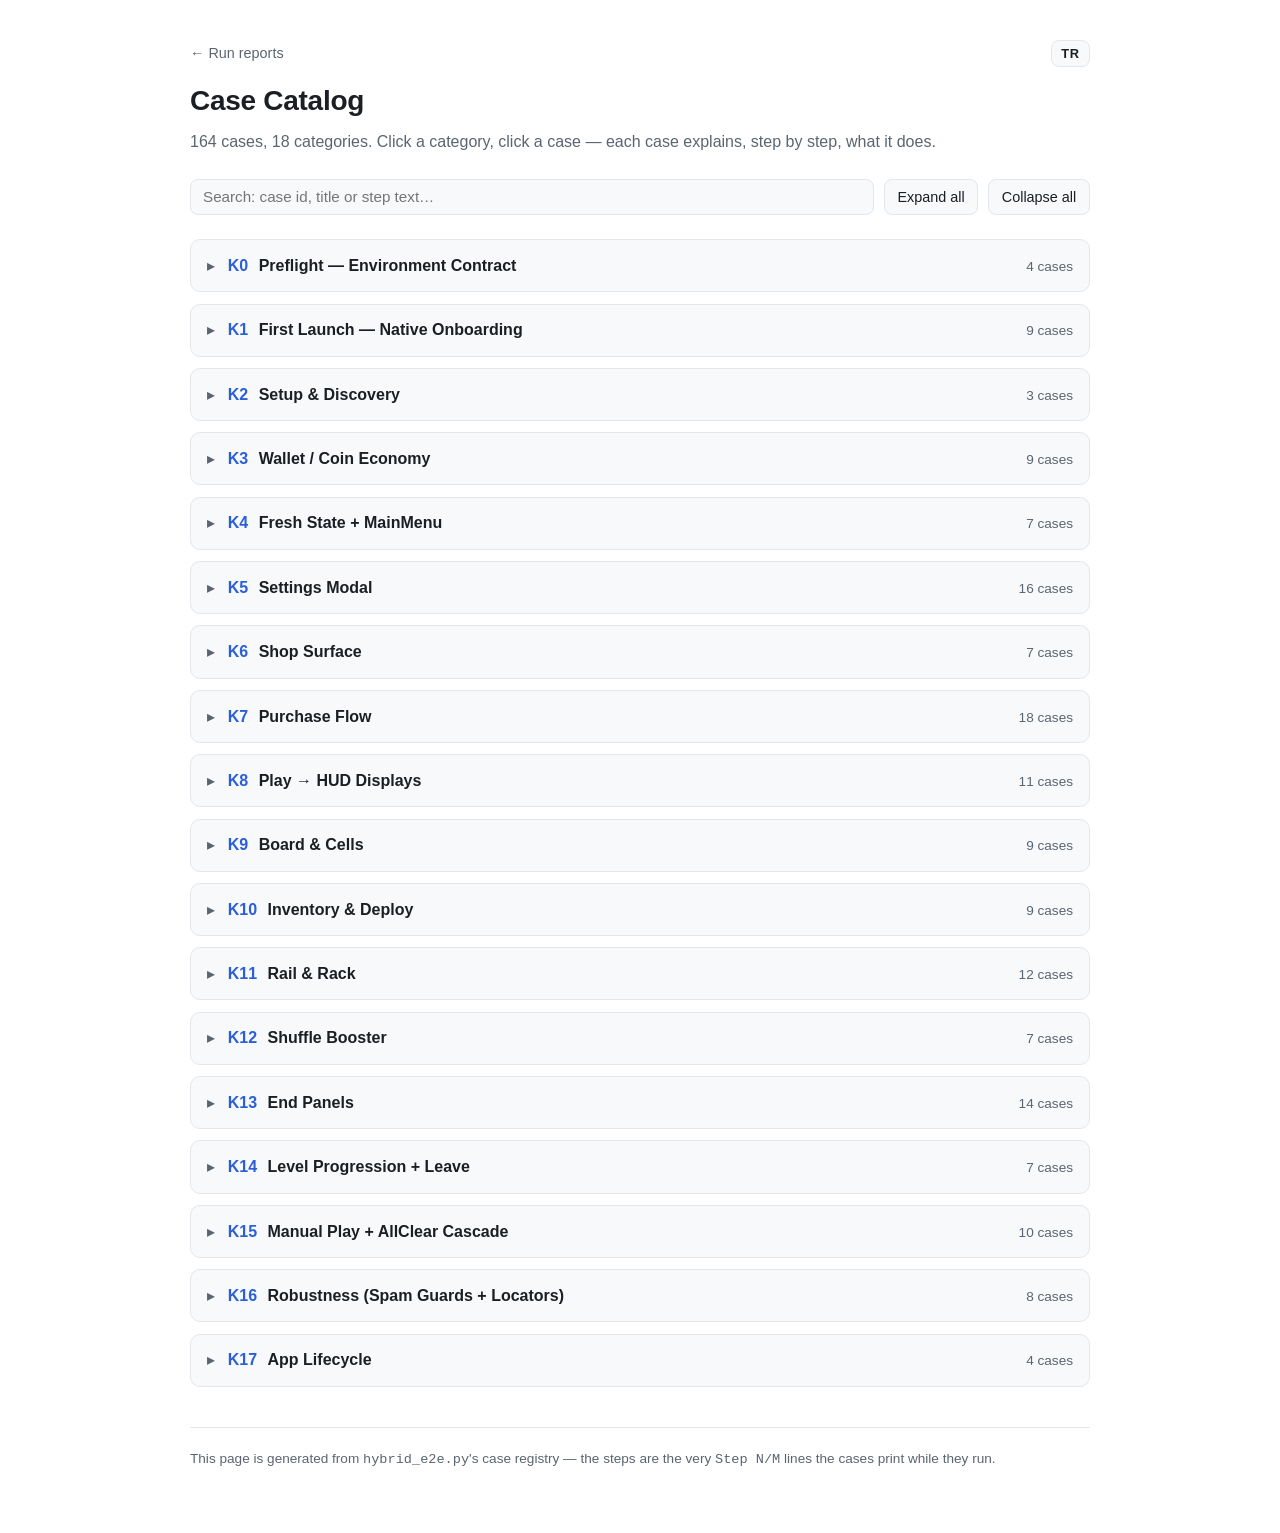
<file: qa-reports/catalog/index.html>
<!doctype html>
<html lang="tr" data-title-tr="YarnLoop — Case Kataloğu" data-title-en="YarnLoop — Case Catalog">
<head>
<meta charset="utf-8">
<meta name="viewport" content="width=device-width, initial-scale=1">
<title>YarnLoop — Case Kataloğu</title>
<style>
  :root {
    --bg:#ffffff; --fg:#1b1f24; --muted:#5b6570; --line:#e3e7ec;
    --card:#f7f9fb; --accent:#2b5fd9; --alt:#1a7f47; --appium:#7a4bbf;
  }
  @media (prefers-color-scheme: dark) {
    :root:not([data-theme="light"]) {
      --bg:#14171b; --fg:#e8ecf1; --muted:#9aa5b1; --line:#2a3038;
      --card:#1b1f25; --accent:#7aa2f7; --alt:#4cc38a; --appium:#c4a2f7;
    }
  }
  html[lang="tr"] [data-lang="en"] { display:none !important; }
  html[lang="en"] [data-lang="tr"] { display:none !important; }
  * { box-sizing:border-box; }
  .toprow { display:flex; align-items:center; justify-content:space-between; gap:1rem; }
  .langbtn { padding:.3rem .6rem; font-size:.8rem; font-weight:600; letter-spacing:.04em; }
  body { margin:0; padding:2.5rem 1.25rem 4rem; background:var(--bg); color:var(--fg);
    font:16px/1.6 -apple-system, BlinkMacSystemFont, "Segoe UI", Roboto, Helvetica, Arial, sans-serif; }
  .wrap { max-width:900px; margin:0 auto; }
  a.back { color:var(--muted); text-decoration:none; font-size:.9rem; }
  a.back:hover { color:var(--accent); }
  h1 { font-size:1.75rem; margin:.75rem 0 .35rem; letter-spacing:-.01em; }
  .sub { color:var(--muted); margin:0 0 1.5rem; }
  .tools { display:flex; gap:.6rem; flex-wrap:wrap; align-items:center; margin-bottom:1.5rem; }
  input[type=search] { flex:1 1 16rem; min-width:0; padding:.55rem .75rem; font-size:.95rem;
    color:var(--fg); background:var(--card); border:1px solid var(--line); border-radius:8px; }
  input[type=search]:focus { outline:none; border-color:var(--accent); }
  button { padding:.55rem .8rem; font-size:.9rem; cursor:pointer; color:var(--fg);
    background:var(--card); border:1px solid var(--line); border-radius:8px; }
  button:hover { border-color:var(--accent); }
  details { border:1px solid var(--line); border-radius:10px; background:var(--card); }
  details.cat { margin-bottom:.7rem; }
  summary { cursor:pointer; padding:.8rem 1rem; list-style:none; display:flex;
    align-items:baseline; gap:.65rem; flex-wrap:wrap; }
  summary::-webkit-details-marker { display:none; }
  summary::before { content:"▸"; color:var(--muted); margin-right:.15rem; }
  details[open] > summary::before { content:"▾"; }
  .cnum { font-weight:700; color:var(--accent); font-variant-numeric:tabular-nums; }
  .ctitle { font-weight:650; }
  .count { color:var(--muted); font-size:.85rem; margin-left:auto; }
  .catbody { padding:0 1rem 1rem; }
  details.note { background:transparent; border-style:dashed; margin-bottom:.7rem; }
  details.note > summary { padding:.5rem .75rem; font-size:.85rem; color:var(--muted); }
  details.note pre { margin:0; padding:0 .75rem .75rem; white-space:pre-wrap;
    font-size:.82rem; line-height:1.5; color:var(--muted); overflow-x:auto; }
  details.case { background:transparent; margin-bottom:.4rem; }
  details.case > summary { padding:.55rem .75rem; font-size:.95rem; }
  .cid { font-weight:700; font-variant-numeric:tabular-nums; min-width:4.2rem; }
  .badge { font-size:.72rem; letter-spacing:.03em; text-transform:uppercase;
    border:1px solid currentColor; border-radius:999px; padding:.05rem .45rem; }
  .badge.alt { color:var(--alt); }
  .badge.appium { color:var(--appium); }
  .ctext { flex:1 1 14rem; }
  .casebody { padding:0 .9rem .8rem 2.1rem; }
  .casebody ol { margin:.2rem 0 .6rem; padding-left:1.2rem; }
  .casebody li { margin:.15rem 0; }
  .empty { color:var(--muted); font-style:italic; margin:.2rem 0 .6rem; }
  .tags { margin:.3rem 0 0; }
  .tag { display:inline-block; font-size:.72rem; color:var(--muted);
    border:1px solid var(--line); border-radius:4px; padding:.05rem .4rem; margin-right:.25rem; }
  .gate { margin:.4rem 0 0; font-size:.82rem; color:var(--muted); }
  .nohit { display:none; }
  footer { margin-top:2.5rem; padding-top:1.25rem; border-top:1px solid var(--line);
    color:var(--muted); font-size:.85rem; }
</style>
</head>
<body>
<div class="wrap">
  <div class="toprow">
    <a class="back" href="../"><span data-lang="tr">← Koşum raporları</span><span data-lang="en">← Run reports</span></a>
    <button class="langbtn" id="langbtn" type="button" aria-label="Change language"><span data-lang="tr">EN</span><span data-lang="en">TR</span></button>
  </div>
  <h1><span data-lang="tr">Case Kataloğu</span><span data-lang="en">Case Catalog</span></h1>
  <p class="sub"><span data-lang="tr">164 case, 18 kategori. Kategoriye tıkla, case'e tıkla —
  her case ne yaptığını adım adım anlatır.</span><span data-lang="en">164 cases, 18 categories. Click a category, click a case —
  each case explains, step by step, what it does.</span></p>

  <div class="tools">
    <input type="search" id="q" placeholder="Ara: case id, başlık ya da adım metni…"
           autocomplete="off">
    <button id="expand"><span data-lang="tr">Hepsini aç</span><span data-lang="en">Expand all</span></button>
    <button id="collapse"><span data-lang="tr">Hepsini kapat</span><span data-lang="en">Collapse all</span></button>
  </div>

  <div id="list">
<details class="cat">
<summary><span class="cnum">K0</span><span class="ctitle"><span data-lang="tr">Preflight — Ortam Sözleşmesi</span><span data-lang="en">Preflight — Environment Contract</span></span><span class="count"><span data-lang="tr">4 case</span><span data-lang="en">4 cases</span></span></summary>
<div class="catbody">
<details class="note"><summary><span data-lang="tr">Kategori notu</span><span data-lang="en">Category note</span></summary><pre data-lang="tr">Tek bir ürün case'i koşmadan önce sorulan dört soru. Her biri bu projede
gerçek debug zamanına mal oldu ve her biri artık YÜKSEK SESLE ve erkenden
fail oluyor:

  PF-01  Python locator sabitleri hâlâ NativeIds.cs ile eşleşiyor mu?
  PF-02  iki driver gerçekten AYNI cihaza mı bakıyor?
  PF-03  test edilen build bu suite'in varsaydığı gibi enstrümante mi?
  PF-04  ekran temiz mi, yoksa yabancı bir pencere uygulamayı örtüyor mu?

Bu kategoriden sonra baseline reset yok: cihazda uygulama hâlâ ilk açılış
diyaloğunda olabilir ve henüz geri yüklenecek bir oyun durumu yoktur.</pre><pre data-lang="en">Four questions asked before a single product case runs. Each one has cost real
debugging time in this project and each one now fails LOUDLY and early:

  PF-01  do the Python locator constants still match NativeIds.cs?
  PF-02  are both drivers really looking at the SAME device?
  PF-03  is the build under test instrumented the way this suite assumes?
  PF-04  is the screen clean, or is a foreign window already covering the app?

No baseline reset follows this category: on a device the app may still be at
its first-launch dialog, and there is no game state to restore yet.</pre></details>
<details class="case">
<summary><span class="cid">PF-01</span><span class="badge alt">AltTester</span><span class="ctext"><span data-lang="tr">Locator sabitleri NativeIds.cs ile eşleşiyor</span><span data-lang="en">Locator constants match NativeIds.cs</span></span></summary>
<div class="casebody">
<ol>
<li><span data-lang="tr">NativeIds.cs'i yeniden oku ve her sabiti karşılaştır</span><span data-lang="en">Re-read NativeIds.cs and compare every constant</span></li>
<li><span data-lang="tr">Sözleşmenin neyi kapsadığını raporla</span><span data-lang="en">Report what the contract covers</span></li>
</ol>
<p class="tags"><span class="tag">smoke</span></p>
</div></details>
<details class="case">
<summary><span class="cid">PF-02</span><span class="badge appium">Appium+Alt</span><span class="ctext"><span data-lang="tr">İki driver da aynı cihaza bakıyor</span><span data-lang="en">Both drivers are looking at the same device</span></span></summary>
<div class="casebody">
<ol>
<li><span data-lang="tr">AltTester'a hangi backend'in yanıt verdiğini sor</span><span data-lang="en">Ask AltTester which backend answered</span></li>
<li><span data-lang="tr">Appium'a hangi platformu sürdüğünü sor</span><span data-lang="en">Ask Appium which platform it is driving</span></li>
<li><span data-lang="tr">Tek hüküm olarak assert_same_device() (backend eşleşmesi VE cihaz modeli eşleşmesi)</span><span data-lang="en">assert_same_device() as the single verdict (backend match AND device model match)</span></li>
</ol>
<p class="tags"><span class="tag">device-only</span> <span class="tag">native</span> <span class="tag">smoke</span></p>
<p class="gate"><span data-lang="tr">gerçek cihaz gerektirir (Editor&#x27;de SKIP)</span><span data-lang="en">requires a real device (SKIP in the Editor)</span></p>
</div></details>
<details class="case">
<summary><span class="cid">PF-03</span><span class="badge alt">AltTester</span><span class="ctext"><span data-lang="tr">Test edilen build varsayıldığı gibi enstrümante</span><span data-lang="en">The build under test is instrumented as assumed</span></span></summary>
<div class="casebody">
<ol>
<li><span data-lang="tr">NativeProbe her şeyden önce okunabilir olmalı</span><span data-lang="en">NativeProbe must be readable at all</span></li>
<li><span data-lang="tr">Backend, bu koşumun iddia ettiği modla eşleşmeli</span><span data-lang="en">The backend must match the mode this run claims</span></li>
<li><span data-lang="tr">Unity tarafı bir main-thread komutuna yanıt veriyor</span><span data-lang="en">The Unity side answers a main-thread command</span></li>
</ol>
<p class="tags"><span class="tag">smoke</span></p>
</div></details>
<details class="case">
<summary><span class="cid">PF-04</span><span class="badge appium">Appium+Alt</span><span class="ctext"><span data-lang="tr">Uygulamayı örten yabancı pencere yok</span><span data-lang="en">No foreign window is covering the app</span></span></summary>
<div class="casebody">
<ol>
<li><span data-lang="tr">Platforma ön planın kimde olduğunu sor</span><span data-lang="en">Ask the platform who owns the foreground</span></li>
<li><span data-lang="tr">Popup bekçisi (watchdog) sakin bir ekran raporlayabilmeli — sonraki her 'diyalog sızmadı' iddiası buna yaslanır</span><span data-lang="en">The no-popup watchdog must be able to report a quiet screen — every later &#x27;no dialog leaked&#x27; claim leans on it</span></li>
</ol>
<p class="tags"><span class="tag">device-only</span> <span class="tag">native</span> <span class="tag">smoke</span></p>
<p class="gate"><span data-lang="tr">gerçek cihaz gerektirir (Editor&#x27;de SKIP)</span><span data-lang="en">requires a real device (SKIP in the Editor)</span></p>
</div></details>
</div></details>
<details class="cat">
<summary><span class="cnum">K1</span><span class="ctitle"><span data-lang="tr">İlk Açılış — Native Onboarding</span><span data-lang="en">First Launch — Native Onboarding</span></span><span class="count"><span data-lang="tr">9 case</span><span data-lang="en">9 cases</span></span></summary>
<div class="catbody">
<details class="note"><summary><span data-lang="tr">Kategori notu</span><span data-lang="en">Category note</span></summary><pre data-lang="tr">İlk açılış zinciri: gizlilik onayı -> politika -> tekrar onay -> işletim
sisteminin bildirim izni. Bu dört diyaloğun üçü bizim; sonuncusu işletim
sistemine ait — ve bu fark buradaki her case'te önemli.

ZİNCİRE ULAŞMANIN İKİ YOLU VAR VE FARKLI ŞEYLER KANITLARLAR
------------------------------------------------------------
`_ranThisSession` STATİK bir alan; onboarding yalnızca süreç yeniden
başladığında tekrar oynar. Bu, bilerek kullanılan iki rota verir:

  session.cold_start()               gerçek bir açılış. Yalnız NP-01 kullanır,
                                     çünkü "gerçek açılış onayı gösterir"
                                     iddiası buna muhtaç tek iddiadır ve
                                     maliyeti ~20 sn'dir.
  FirstLaunchFlow.RestartFlowNow()   yeniden açılış olmadan onaydan itibaren
                                     tekrar oynatır. NP-03..NP-05 ile
                                     NP-08/09 kullanır — bunlar zincirin İÇ
                                     mantığına dair iddialardır, açılış
                                     davranışına değil. ShouldRun()'ı da
                                     atlar; bu case'lerin Editor'de
                                     koşabilmesini sağlayan da budur.

Burada hiçbir case sayaçlar hakkında mutlak bir şey iddia etmez. İki rota da
ConsentShownCount/PolicyShownCount'u önceki case nerede bıraktıysa orada
bırakır; bu yüzden her sayım, test edilen eylemin etrafında DELTA olarak
ölçülür. Mutlak bir doğrulama case sırasına göre geçer ya da kalırdı — bu da
ürünü değil harness'ı ölçen testin tanımıdır.

NEDEN NP-06 RET YOLU, NP-07 İZİN YOLU
---------------------------------------------
Sıra meselesi, tercih değil. Hangisi son koşarsa cihazı o durumda bırakır ve
sonraki her kategori (ve LC-07'nin "zaten verilmiş, diyalog yok" iddiası)
bildirimler AÇIK olduğunda daha mutludur. Bu yüzden ret önce, izin sonra
ölçülür.

PLATFORM ERİŞİMİ
--------------
  NP-01, NP-02      yalnız cihaz    - Editor'de soğuk başlatma / OS görünümü yok
  NP-06, NP-07      yalnız Android  - OS diyaloğunu yeniden kurmak
                                      `pm reset-permissions` ister; iOS
                                      cihazda karşılığı yok, bu yüzden bunlar
                                      sessizce geçmek yerine bu gerekçeyle
                                      SKIP olur
  geri kalanı       her yerde

Case listesi:
  NP-01  Gerçek bir soğuk başlatma onay diyaloğunu gösterir
  NP-02  Diyalog açıkken AltTester kördür (görünüm Unity değil, OS'tur)
  NP-03  "Politikayı oku" politika diyaloğunu açar ve onayı KABUL ETMEZ
  NP-04  Politikayı kapatmak onayı GERİ getirir — onay asla varsayılmaz
  NP-05  Kabul, akışı onayın ötesine taşır ve kabulü kaydeder
  NP-06  Ret   -> PermissionResult 'Denied',  Ayarlar anahtarı KAPALI
  NP-07  İzin  -> PermissionResult 'Granted', Ayarlar anahtarı AÇIK
  NP-08  Biten akış sızmış diyalog bırakmaz (gösterilen == çözülen)
  NP-09  Bekçi negatifi: akış Done olduğunda ekranda hiçbir şey yok

NEDEN İLK KOŞAR
  Gerçek bir ilk açılış bir kez olur. Sonraki her kategori ekranın
  onboarding'den temizlenmiş olmasını ister; bu yüzden setup, herhangi bir
  case koşmadan zinciri Done'a sürer — yani bu iddiaların dürüstçe
  yapılabileceği TEK yer burasıdır: NP-01'in kendi soğuk başlatmasından,
  başka hiçbir şey uygulamaya dokunmadan önce.

ARDINDAN BASELINE RESET GELMEZ
  Bu kategorinin geride bıraktığı oyun durumu taze açılmış bir uygulamadır —
  zaten sonraki kategorinin istediği de budur. Soğuk başlatmanın çoktan
  boşalttığı bir cüzdanı silmek, iddiasız maliyettir.</pre><pre data-lang="en">The first-launch chain: privacy consent -&gt; policy -&gt; consent again -&gt; the OS
notification permission. Three of those four dialogs are ours; the last one
belongs to the operating system, and the difference matters in every case here.

TWO WAYS TO REACH THE CHAIN, AND THEY PROVE DIFFERENT THINGS
------------------------------------------------------------
`_ranThisSession` is a STATIC field, so onboarding replays only when the process
restarts. That gives two routes, used deliberately:

  session.cold_start()               a real launch. Only NP-01 uses it, because
                                     &quot;a real launch shows consent&quot; is the only
                                     claim that needs it, and it costs ~20s.
  FirstLaunchFlow.RestartFlowNow()   replays from consent with no relaunch. Used
                                     by NP-03..NP-05 and NP-08/09, which are
                                     claims about the chain&#x27;s INTERNAL logic,
                                     not about launch behaviour. It also skips
                                     ShouldRun(), which is what lets those cases
                                     run in the Editor at all.

No case here asserts anything absolute about the counters. Both routes leave
ConsentShownCount/PolicyShownCount wherever the previous case left them, so
every count is measured as a DELTA around the action under test. An absolute
assertion would pass or fail depending on case order, which is the definition
of a test that measures the harness instead of the product.

WHY NP-06 IS THE DENY PATH AND NP-07 IS ALLOW
---------------------------------------------
Order, not preference. Whichever runs last leaves the device in that state, and
every later category (and LC-07&#x27;s &quot;already granted, no dialog&quot; claim) is happier
with notifications ON. So deny is measured first and allow last.

PLATFORM REACH
--------------
  NP-01, NP-02      device only     - no cold start / no OS view in the Editor
  NP-06, NP-07      Android only    - re-arming the OS dialog needs
                                      `pm reset-permissions`; an iOS device has
                                      no equivalent, so these SKIP with that
                                      reason rather than silently passing
  the rest          everywhere

Case list:
  NP-01  A real cold start shows the consent dialog
  NP-02  While it is up, AltTester is blind (the view is the OS, not Unity)
  NP-03  &quot;Read policy&quot; opens the policy dialog and does NOT accept consent
  NP-04  Closing the policy brings consent BACK — consent is never assumed
  NP-05  Accept moves the flow past consent and records acceptance
  NP-06  Deny  -&gt; PermissionResult &#x27;Denied&#x27;,  Settings toggle OFF
  NP-07  Allow -&gt; PermissionResult &#x27;Granted&#x27;, Settings toggle ON
  NP-08  The finished flow shows no leaked dialog (shown == resolved)
  NP-09  Watchdog negative: nothing on screen once the flow is Done

WHY IT RUNS FIRST
  A genuine first launch happens once. Every later category needs the screen
  clear of onboarding, so setup drives the chain to Done before any case runs
  — which means the ONLY place these claims can be made honestly is here, from
  NP-01&#x27;s own cold start, before anything else has touched the app.

NO BASELINE RESET FOLLOWS
  The game state this category leaves behind is a freshly launched app, which
  is what the next category wants anyway. Wiping a wallet that a cold start
  already emptied is cost without a claim.</pre></details>
<details class="case">
<summary><span class="cid">NP-01</span><span class="badge appium">Appium+Alt</span><span class="ctext"><span data-lang="tr">Gerçek bir soğuk başlatma onay diyaloğunu gösterir</span><span data-lang="en">A real cold start shows the consent dialog</span></span></summary>
<div class="casebody">
<ol>
<li><span data-lang="tr">Soğuk başlatma — süreci öldür ki _ranThisSession sıfırlansın ve onboarding kullanıcının karşılaştığı gibi koşsun</span><span data-lang="en">Cold start — kill the process so _ranThisSession resets and onboarding runs the way a user meets it</span></li>
<li><span data-lang="tr">Onay diyaloğu açık olmalı, İKİ taraftan da doğrulanmış (probe gösterildi diyor VE native görünüm mevcut)</span><span data-lang="en">The consent dialog must be up, confirmed from BOTH sides (probe says shown AND the native view exists)</span></li>
<li><span data-lang="tr">Akış Consent adımında olduğunu teyit etmeli</span><span data-lang="en">The flow must agree it is at the Consent step</span></li>
<li><span data-lang="tr">Onay, yalnızca gösterilmekle kabul edilmiş SAYILMAZ</span><span data-lang="en">Consent is NOT accepted merely by being shown</span></li>
</ol>
<p class="tags"><span class="tag">device-only</span> <span class="tag">lifecycle</span> <span class="tag">native</span> <span class="tag">smoke</span></p>
<p class="gate"><span data-lang="tr">gerçek cihaz gerektirir (Editor&#x27;de SKIP)</span><span data-lang="en">requires a real device (SKIP in the Editor)</span></p>
</div></details>
<details class="case">
<summary><span class="cid">NP-02</span><span class="badge appium">Appium+Alt</span><span class="ctext"><span data-lang="tr">Onay diyaloğu açıkken AltTester kördür</span><span data-lang="en">AltTester is blind while the consent dialog is up</span></span></summary>
<div class="casebody">
<ol>
<li><span data-lang="tr">Onay diyaloğunu ekrana getir</span><span data-lang="en">Put the consent dialog on screen</span></li>
<li><span data-lang="tr">Görünümün Unity'nin vekili OLMADIĞINI kanıtla. Dürüst sinyal, vekilin modalRoot'u kapalıyken IsPopupVisible==True olmasıdır — mock GameObject sahnede zaten aktif gelir, dolayısıyla 'AltTester bulamadı' sahte bir geçiş olurdu</span><span data-lang="en">Prove the view is NOT Unity&#x27;s stand-in. The honest signal is IsPopupVisible==True WHILE the stand-in&#x27;s modalRoot is closed — the mock GameObject itself ships active in the scene, so &#x27;AltTester could not find it&#x27; would be a false pass</span></li>
<li><span data-lang="tr">Tek hüküm olarak assert_alttester_blind()</span><span data-lang="en">assert_alttester_blind() as the single verdict</span></li>
</ol>
<p class="tags"><span class="tag">device-only</span> <span class="tag">native</span></p>
<p class="gate"><span data-lang="tr">gerçek cihaz gerektirir (Editor&#x27;de SKIP)</span><span data-lang="en">requires a real device (SKIP in the Editor)</span></p>
</div></details>
<details class="case">
<summary><span class="cid">NP-03</span><span class="badge appium">Appium+Alt</span><span class="ctext"><span data-lang="tr">Politikayı oku, onayı kabul etmeden politika diyaloğunu açar</span><span data-lang="en">Read policy opens the policy dialog without accepting</span></span></summary>
<div class="casebody">
<ol>
<li><span data-lang="tr">Onay diyaloğunu ekrana getir ve birazdan oynatacağımız sayaçları kaydet</span><span data-lang="en">Put the consent dialog on screen and record the counters we are about to move</span></li>
<li><span data-lang="tr">NEGATİF butona bas ('Politikayı oku')</span><span data-lang="en">Tap the NEGATIVE button (&#x27;Read policy&#x27;)</span></li>
<li><span data-lang="tr">Politika diyaloğu açılmalı</span><span data-lang="en">The policy dialog must open</span></li>
<li><span data-lang="tr">Politikayı okumak onay SAYILMAMALI</span><span data-lang="en">Reading the policy must NOT count as consent</span></li>
</ol>
<p class="tags"><span class="tag">device-only</span> <span class="tag">native</span></p>
<p class="gate"><span data-lang="tr">gerçek cihaz gerektirir (Editor&#x27;de SKIP)</span><span data-lang="en">requires a real device (SKIP in the Editor)</span></p>
</div></details>
<details class="case">
<summary><span class="cid">NP-04</span><span class="badge appium">Appium+Alt</span><span class="ctext"><span data-lang="tr">Politikayı kapatmak onay diyaloğunu geri getirir</span><span data-lang="en">Closing the policy brings the consent dialog back</span></span></summary>
<div class="casebody">
<ol>
<li><span data-lang="tr">Politika diyaloğuna ulaş (onay → Politikayı oku)</span><span data-lang="en">Reach the policy dialog (consent → Read policy)</span></li>
<li><span data-lang="tr">Politikayı kapat (tek butonu)</span><span data-lang="en">Close the policy (its single button)</span></li>
<li><span data-lang="tr">Onay diyaloğu GERİ gelmeli — uygulama bir karar varsaymak yerine yeniden sorar</span><span data-lang="en">The consent dialog must come BACK — the app asks again rather than assuming a decision</span></li>
<li><span data-lang="tr">Hâlâ kabul edilmedi</span><span data-lang="en">Still not accepted</span></li>
</ol>
<p class="tags"><span class="tag">device-only</span> <span class="tag">native</span></p>
<p class="gate"><span data-lang="tr">gerçek cihaz gerektirir (Editor&#x27;de SKIP)</span><span data-lang="en">requires a real device (SKIP in the Editor)</span></p>
</div></details>
<details class="case">
<summary><span class="cid">NP-05</span><span class="badge appium">Appium+Alt</span><span class="ctext"><span data-lang="tr">Kabul, onayı kaydeder ve akışı ilerletir</span><span data-lang="en">Accept records consent and advances the flow</span></span></summary>
<div class="casebody">
<ol>
<li><span data-lang="tr">Onay diyaloğunu ekrana getir</span><span data-lang="en">Put the consent dialog on screen</span></li>
<li><span data-lang="tr">Kabul'e bas</span><span data-lang="en">Tap Accept</span></li>
<li><span data-lang="tr">Kabul kaydedildi ve akış Consent'ten ayrıldı. Hangi adıma ineceği OS'a bağlı: taze bir izin NotificationPermission demek, çoktan kararlaştırılmış olan doğrudan Done'a gider — ikisi de doğru; bu yüzden doğrulama tek bir beklenen değer değil, 'onayın ötesine geçti'dir</span><span data-lang="en">Acceptance is recorded and the flow left Consent. Which step it lands on depends on the OS: a fresh permission means NotificationPermission, an already-decided one goes straight to Done — both are correct, so the assertion is &#x27;moved past consent&#x27;, not a single expected value</span></li>
</ol>
<p class="tags"><span class="tag">device-only</span> <span class="tag">native</span> <span class="tag">smoke</span></p>
<p class="gate"><span data-lang="tr">gerçek cihaz gerektirir (Editor&#x27;de SKIP)</span><span data-lang="en">requires a real device (SKIP in the Editor)</span></p>
</div></details>
<details class="case">
<summary><span class="cid">NP-06</span><span class="badge appium">Appium+Alt</span><span class="ctext"><span data-lang="tr">OS izninin reddi dürüstçe kaydedilir</span><span data-lang="en">Denying the OS permission is recorded honestly</span></span></summary>
<div class="casebody">
<ol>
<li><span data-lang="tr">Bildirim iznini temizle ki OS yeniden sorsun (gerçekten bir şey değiştirdiğinde bu, uygulama sürecini ÖLDÜRÜR; driver bizim için yeniden başlatıp yeniden bağlanır)</span><span data-lang="en">Clear the notification permission so the OS asks again (this KILLS the app process when it actually changes something, so the driver relaunches and reconnects for us)</span></li>
<li><span data-lang="tr">OS diyaloğuna ulaşmak için onay kapısını sür</span><span data-lang="en">Drive the consent gate to reach the OS dialog</span></li>
<li><span data-lang="tr">OS izin diyaloğu görünmeli. Unity arkasında DURAKLATILMIŞTIR (ayrı activity), dolayısıyla AltTester ulaşılmaz — bu pencerede tek gözlemci Appium'dur</span><span data-lang="en">The OS permission dialog must appear. Unity is PAUSED behind it (separate activity), so AltTester is unreachable — Appium is the only observer in this window</span></li>
<li><span data-lang="tr">Yanıtla — …</span><span data-lang="en">Answer it — …</span></li>
<li><span data-lang="tr">Unity geri geldiğine göre, ne kaydettiğini oku</span><span data-lang="en">Now that Unity is back, read what it recorded</span></li>
<li><span data-lang="tr">Ayarlar ekranını aç — açılışta OS yetkisini yeniden okur; kullanıcının, uygulamanın neye izin verdiğini sandığını öğrendiği yer burasıdır</span><span data-lang="en">Open the Settings screen — it re-reads the OS authorization on open, so this is where the user finds out what the app thinks they allowed</span></li>
</ol>
<p class="tags"><span class="tag">device-only</span> <span class="tag">lifecycle</span> <span class="tag">native</span></p>
<p class="gate"><span data-lang="tr">izin sıfırlama gerektirir (iOS cihazda SKIP)</span><span data-lang="en">requires a permission reset (SKIP on an iOS device)</span></p>
</div></details>
<details class="case">
<summary><span class="cid">NP-07</span><span class="badge appium">Appium+Alt</span><span class="ctext"><span data-lang="tr">OS izninin verilmesi dürüstçe kaydedilir</span><span data-lang="en">Allowing the OS permission is recorded honestly</span></span></summary>
<div class="casebody">
<ol>
<li><span data-lang="tr">Bildirim iznini temizle ki OS yeniden sorsun (gerçekten bir şey değiştirdiğinde bu, uygulama sürecini ÖLDÜRÜR; driver bizim için yeniden başlatıp yeniden bağlanır)</span><span data-lang="en">Clear the notification permission so the OS asks again (this KILLS the app process when it actually changes something, so the driver relaunches and reconnects for us)</span></li>
<li><span data-lang="tr">OS diyaloğuna ulaşmak için onay kapısını sür</span><span data-lang="en">Drive the consent gate to reach the OS dialog</span></li>
<li><span data-lang="tr">OS izin diyaloğu görünmeli. Unity arkasında DURAKLATILMIŞTIR (ayrı activity), dolayısıyla AltTester ulaşılmaz — bu pencerede tek gözlemci Appium'dur</span><span data-lang="en">The OS permission dialog must appear. Unity is PAUSED behind it (separate activity), so AltTester is unreachable — Appium is the only observer in this window</span></li>
<li><span data-lang="tr">Yanıtla — …</span><span data-lang="en">Answer it — …</span></li>
<li><span data-lang="tr">Unity geri geldiğine göre, ne kaydettiğini oku</span><span data-lang="en">Now that Unity is back, read what it recorded</span></li>
<li><span data-lang="tr">Ayarlar ekranını aç — açılışta OS yetkisini yeniden okur; kullanıcının, uygulamanın neye izin verdiğini sandığını öğrendiği yer burasıdır</span><span data-lang="en">Open the Settings screen — it re-reads the OS authorization on open, so this is where the user finds out what the app thinks they allowed</span></li>
</ol>
<p class="tags"><span class="tag">device-only</span> <span class="tag">lifecycle</span> <span class="tag">native</span></p>
<p class="gate"><span data-lang="tr">izin sıfırlama gerektirir (iOS cihazda SKIP)</span><span data-lang="en">requires a permission reset (SKIP on an iOS device)</span></p>
</div></details>
<details class="case">
<summary><span class="cid">NP-08</span><span class="badge appium">Appium+Alt</span><span class="ctext"><span data-lang="tr">Biten akış hiçbir diyalog sızdırmadı</span><span data-lang="en">The finished flow leaked no dialog</span></span></summary>
<div class="casebody">
<ol>
<li><span data-lang="tr">Zinciri sonuna kadar koştur</span><span data-lang="en">Run the chain to completion</span></li>
<li><span data-lang="tr">Akış Done raporlamalı</span><span data-lang="en">The flow must report Done</span></li>
<li><span data-lang="tr">Gösterilen her diyalog aynı zamanda çözüldü — dengesiz bir çift, birinin hâlâ bir callback tuttuğu anlamına gelir</span><span data-lang="en">Every dialog that was shown was also resolved — an unbalanced pair means one is still holding a callback</span></li>
</ol>
<p class="tags"><span class="tag">device-only</span> <span class="tag">native</span></p>
<p class="gate"><span data-lang="tr">gerçek cihaz gerektirir (Editor&#x27;de SKIP)</span><span data-lang="en">requires a real device (SKIP in the Editor)</span></p>
</div></details>
<details class="case">
<summary><span class="cid">NP-09</span><span class="badge appium">Appium+Alt</span><span class="ctext"><span data-lang="tr">Onboarding Done olduğunda hiçbir native popup kalmaz</span><span data-lang="en">No native popup remains once onboarding is Done</span></span></summary>
<div class="casebody">
<ol>
<li><span data-lang="tr">Ön koşul — akış bitmiş durumda</span><span data-lang="en">Precondition — the flow is finished</span></li>
<li><span data-lang="tr">Başıboş-popup bekçisi TEMİZ dönmeli. Bu, diğer her case'in yaslandığı dedektörün negatif testidir: sakin bir ekran raporlayamıyorsa, başka yerlerdeki bulguları hiçbir şey ifade etmez</span><span data-lang="en">The stray-popup watchdog must come back CLEAN. This is the negative test of the detector every other case leans on: if it cannot report a quiet screen, its findings elsewhere mean nothing</span></li>
</ol>
<p class="tags"><span class="tag">device-only</span> <span class="tag">native</span></p>
<p class="gate"><span data-lang="tr">gerçek cihaz gerektirir (Editor&#x27;de SKIP)</span><span data-lang="en">requires a real device (SKIP in the Editor)</span></p>
</div></details>
</div></details>
<details class="cat">
<summary><span class="cnum">K2</span><span class="ctitle"><span data-lang="tr">Kurulum ve Keşif</span><span data-lang="en">Setup &amp; Discovery</span></span><span class="count"><span data-lang="tr">3 case</span><span data-lang="en">3 cases</span></span></summary>
<div class="catbody">
<details class="note"><summary><span data-lang="tr">Kategori notu</span><span data-lang="en">Category note</span></summary><pre data-lang="tr">Bu kategori hedef Unity örneğine AltTester üzerinden ulaşılabildiğini,
aktif sahnenin suite'in sürmeyi bildiği bir sahne olduğunu ve gameplay
sistemlerinin gerektirdiği her kök GameObject'in var olduğunu doğrular.
Bu kontrollerden biri fail olursa kalan tüm kategoriler güvenilmez
sayılmalıdır — CI'da `--stop-on-fail` kullanın.</pre><pre data-lang="en">This category confirms that the target Unity instance is reachable via
AltTester, that the active scene is one the suite knows how to drive, and
that every root GameObject required by the gameplay systems exists. If any
of these checks fails, all remaining categories should be considered
unreliable — use `--stop-on-fail` in CI.</pre></details>
<details class="case">
<summary><span class="cid">S-01</span><span class="badge alt">AltTester</span><span class="ctext"><span data-lang="tr">Aktif sahne Game ya da MainMenu</span><span data-lang="en">Active scene is Game or MainMenu</span></span></summary>
<div class="casebody">
<ol>
<li><span data-lang="tr">AltTester'dan o an aktif olan sahne isteniyor</span><span data-lang="en">Asking AltTester for the currently active scene</span></li>
<li><span data-lang="tr">Aktif sahnenin sürmeyi bildiğimiz bir sahne olduğu doğrulanıyor</span><span data-lang="en">Verifying the active scene is one we know how to drive</span></li>
</ol>
<p class="tags"><span class="tag">smoke</span> <span class="tag">unity</span></p>
</div></details>
<details class="case">
<summary><span class="cid">S-02</span><span class="badge alt">AltTester</span><span class="ctext"><span data-lang="tr">Beklenen tüm kök GameObject'ler mevcut</span><span data-lang="en">All expected root GameObjects are present</span></span></summary>
<div class="casebody">
<ol>
<li><span data-lang="tr">Aktif sahnede beklenen kök GameObject'ler yoklanıyor …</span><span data-lang="en">Probing … expected root GameObject(s) in the active scene</span></li>
<li><span data-lang="tr">Hiçbir kökün eksik olmadığı doğrulanıyor</span><span data-lang="en">Asserting no roots are missing</span></li>
</ol>
<p class="tags"><span class="tag">smoke</span> <span class="tag">unity</span></p>
</div></details>
<details class="case">
<summary><span class="cid">S-03</span><span class="badge alt">AltTester</span><span class="ctext"><span data-lang="tr">AltTester driver gidiş-dönüşü sağlıklı</span><span data-lang="en">AltTester driver round-trip is healthy</span></span></summary>
<div class="casebody">
<ol>
<li><span data-lang="tr">driver.get_current_scene() ile gidiş-dönüş yoklaması gönderiliyor</span><span data-lang="en">Issuing a round-trip probe via driver.get_current_scene()</span></li>
<li><span data-lang="tr">İsteğe bağlı sunucu sürümü okuması deneniyor (best-effort)</span><span data-lang="en">Attempting an optional server version read (best-effort)</span></li>
<li><span data-lang="tr">AltTester driver yanıt veriyor ✓</span><span data-lang="en">AltTester driver is responsive ✓</span></li>
</ol>
<p class="tags"><span class="tag">smoke</span> <span class="tag">unity</span></p>
</div></details>
</div></details>
<details class="cat">
<summary><span class="cnum">K3</span><span class="ctitle"><span data-lang="tr">Cüzdan / Coin Ekonomisi</span><span data-lang="en">Wallet / Coin Economy</span></span><span class="count"><span data-lang="tr">9 case</span><span data-lang="en">9 cases</span></span></summary>
<div class="catbody">
<details class="note"><summary><span data-lang="tr">Kategori notu</span><span data-lang="en">Category note</span></summary><pre data-lang="tr">Bu kategori CoinWallet'ı çalıştırır — [CoinWallet] altında yaşayan
(DontDestroyOnLoad) bellek-içi coin + kilit açma singleton'ı. Bu projede
kalıcılık bilerek KAPALI; bu yüzden her case, deterministik bir baseline
garantilemek için Reset() çağrısıyla başlar (coins=0, unlock=0). Case'ler
bağımsızdır — `--only D-05` ile tek başına koşturmak desteklenen bir akıştır.

Case listesi:
  D-01  Add — bakiye artar
  D-02  Spend — bakiye azalır
  D-03  Spend — sıfıra kilitlenir (asla eksiye düşmez)
  D-04  TrySpend — yetersizse → false döner, bakiye değişmez
  D-05  TrySpend — yeterliyse → true döner, düşer
  D-06  CanSpend — yıkıcı olmayan (saf sorgu)
  D-07  Reset — coin'leri VE kilit indeksini birlikte temizler
  D-08  MarkLevelUnlocked — monoton, azalmayan

ARAYA GİREN CASE
  D-09 bir cüzdan API case'i değildir: uygulamanın ÖLDÜRÜLÜP yeniden
  başlatılmasıdır. Bu kategorinin sonunda durur, çünkü hayatta kalması
  sorgulanan şey cüzdandır ve "coin'ler soğuk başlatmayı atlatamaz" bir ürün
  SÖZÜDÜR (CoinWallet.Awake: kalıcılık bilerek devre dışı), kaza değil.
  Bunu başka bir yerde sormak, hiçbir şey hakkında sormak olurdu.</pre><pre data-lang="en">This category exercises CoinWallet — the in-memory coin + unlock singleton
that lives under [CoinWallet] (DontDestroyOnLoad). Persistence is
intentionally OFF in this project, so every case starts by calling Reset()
to guarantee a deterministic baseline (coins=0, unlock=0). Cases are
independent — running `--only D-05` in isolation is a supported flow.

Case list (see snazzy-singing-conway plan for the full catalog):
  D-01  Add — balance increases
  D-02  Spend — balance decreases
  D-03  Spend — clamps to zero (never negative)
  D-04  TrySpend — insufficient → returns false, balance unchanged
  D-05  TrySpend — sufficient → returns true, deducts
  D-06  CanSpend — non-destructive (pure query)
  D-07  Reset — clears coins AND unlock index together
  D-08  MarkLevelUnlocked — monotonic non-decreasing

INTERLEAVED HERE
  D-09 is not a wallet API case: it is the app being KILLED and relaunched.
  It sits at the end of this category because the wallet is the thing whose
  survival is in question, and &quot;coins do not survive a cold start&quot; is a
  product PROMISE (CoinWallet.Awake: persistence intentionally disabled), not
  an accident. Asking it anywhere else would be asking it about nothing.</pre></details>
<details class="case">
<summary><span class="cid">D-01</span><span class="badge alt">AltTester</span><span class="ctext"><span data-lang="tr">Add — bakiye artar</span><span data-lang="en">Add — balance increases</span></span></summary>
<div class="casebody">
<ol>
<li><span data-lang="tr">Cüzdanı temiz bir baseline'a sıfırla</span><span data-lang="en">Reset wallet to a clean baseline</span></li>
<li><span data-lang="tr">Cüzdanı Add(50) ile alacaklandır</span><span data-lang="en">Credit the wallet with Add(50)</span></li>
<li><span data-lang="tr">Bakiyeyi oku ve alacakla eşit olduğunu doğrula</span><span data-lang="en">Read balance and assert equality with the credit</span></li>
</ol>
<p class="tags"><span class="tag">smoke</span> <span class="tag">unity</span></p>
</div></details>
<details class="case">
<summary><span class="cid">D-02</span><span class="badge alt">AltTester</span><span class="ctext"><span data-lang="tr">Spend — bakiye azalır</span><span data-lang="en">Spend — balance decreases</span></span></summary>
<div class="casebody">
<ol>
<li><span data-lang="tr">Cüzdanı temiz bir baseline'a sıfırla</span><span data-lang="en">Reset wallet to a clean baseline</span></li>
<li><span data-lang="tr">Cüzdana Add(100) ile başlangıç bakiyesi koy</span><span data-lang="en">Seed the wallet with Add(100)</span></li>
<li><span data-lang="tr">Cüzdandan Spend(30) ile düş</span><span data-lang="en">Debit the wallet with Spend(30)</span></li>
<li><span data-lang="tr">Bakiyeyi oku ve (100 - 30) = 70 olduğunu doğrula</span><span data-lang="en">Read balance and assert (100 - 30) = 70</span></li>
</ol>
<p class="tags"><span class="tag">unity</span></p>
</div></details>
<details class="case">
<summary><span class="cid">D-03</span><span class="badge alt">AltTester</span><span class="ctext"><span data-lang="tr">Spend — sıfıra kilitlenir (eksi bakiye yok)</span><span data-lang="en">Spend — clamps to zero (no negative balance)</span></span></summary>
<div class="casebody">
<ol>
<li><span data-lang="tr">Cüzdanı temiz bir baseline'a sıfırla</span><span data-lang="en">Reset wallet to a clean baseline</span></li>
<li><span data-lang="tr">Add(10) ile küçük bir bakiye koy</span><span data-lang="en">Seed a small balance with Add(10)</span></li>
<li><span data-lang="tr">Spend(50) ile fazla harcama dene — sıfıra kilitlenmeli</span><span data-lang="en">Attempt an over-spend with Spend(50) — should clamp to zero</span></li>
<li><span data-lang="tr">Bakiyenin tam 0 olduğunu doğrula (asla eksi değil)</span><span data-lang="en">Assert the balance is exactly 0 (never negative)</span></li>
</ol>
<p class="tags"><span class="tag">unity</span></p>
</div></details>
<details class="case">
<summary><span class="cid">D-04</span><span class="badge alt">AltTester</span><span class="ctext"><span data-lang="tr">TrySpend — yetersizse false döner, bakiye değişmez</span><span data-lang="en">TrySpend — insufficient returns false, balance unchanged</span></span></summary>
<div class="casebody">
<ol>
<li><span data-lang="tr">Cüzdanı sıfırla, sonra Add(10) ile küçük bir bakiye koy</span><span data-lang="en">Reset wallet, then seed a small balance with Add(10)</span></li>
<li><span data-lang="tr">TrySpend(50) çağır — atomik olarak başarısız olması beklenir (false döner)</span><span data-lang="en">Call TrySpend(50) — expected to fail atomically (returns false)</span></li>
<li><span data-lang="tr">Dönüş değerinin false olduğunu doğrula</span><span data-lang="en">Assert the return value is false</span></li>
<li><span data-lang="tr">Bakiyenin değişmediğini doğrula (hâlâ 10)</span><span data-lang="en">Assert the balance is unchanged (still 10)</span></li>
</ol>
<p class="tags"><span class="tag">unity</span></p>
</div></details>
<details class="case">
<summary><span class="cid">D-05</span><span class="badge alt">AltTester</span><span class="ctext"><span data-lang="tr">TrySpend — yeterliyse true döner ve düşer</span><span data-lang="en">TrySpend — sufficient returns true and deducts</span></span></summary>
<div class="casebody">
<ol>
<li><span data-lang="tr">Cüzdanı sıfırla, sonra Add(50) ile bakiye koy</span><span data-lang="en">Reset wallet, then seed with Add(50)</span></li>
<li><span data-lang="tr">TrySpend(20) çağır — başarılı olması beklenir (true döner)</span><span data-lang="en">Call TrySpend(20) — expected to succeed (returns true)</span></li>
<li><span data-lang="tr">Dönüş değerinin true olduğunu doğrula</span><span data-lang="en">Assert the return value is true</span></li>
<li><span data-lang="tr">Bakiyenin tam 20 düştüğünü doğrula (50 - 20 = 30)</span><span data-lang="en">Assert the balance dropped by exactly 20 (50 - 20 = 30)</span></li>
</ol>
<p class="tags"><span class="tag">unity</span></p>
</div></details>
<details class="case">
<summary><span class="cid">D-06</span><span class="badge alt">AltTester</span><span class="ctext"><span data-lang="tr">CanSpend — yıkıcı olmayan saf sorgu</span><span data-lang="en">CanSpend — non-destructive pure query</span></span></summary>
<div class="casebody">
<ol>
<li><span data-lang="tr">Cüzdanı sıfırla, sonra Add(50) ile bakiye koy</span><span data-lang="en">Reset wallet, then seed with Add(50)</span></li>
<li><span data-lang="tr">CanSpend(30) — beklenen true (50 ≥ 30)</span><span data-lang="en">CanSpend(30) — expected true (50 ≥ 30)</span></li>
<li><span data-lang="tr">CanSpend(60) — beklenen false (50 &lt; 60)</span><span data-lang="en">CanSpend(60) — expected false (50 &lt; 60)</span></li>
<li><span data-lang="tr">CanSpend(50) — sınır durumu, tam eşleşme true dönmeli</span><span data-lang="en">CanSpend(50) — boundary case, exact-match must return true</span></li>
<li><span data-lang="tr">Üç sorgunun da cüzdana dokunmadığını doğrula</span><span data-lang="en">Assert the wallet is untouched by all three queries</span></li>
</ol>
<p class="tags"><span class="tag">unity</span></p>
</div></details>
<details class="case">
<summary><span class="cid">D-07</span><span class="badge alt">AltTester</span><span class="ctext"><span data-lang="tr">Reset — coin'leri ve kilidi birlikte temizler</span><span data-lang="en">Reset — clears both coins and unlock</span></span></summary>
<div class="casebody">
<ol>
<li><span data-lang="tr">Reset'in silecek bir şeyi olsun diye HEM bakiyeyi HEM kilidi doldur</span><span data-lang="en">Prime BOTH balance and unlock so the reset has something to erase</span></li>
<li><span data-lang="tr">CoinWallet.Reset() çağır — iki alanı birlikte silmesi beklenir</span><span data-lang="en">Call CoinWallet.Reset() — expected to wipe both fields together</span></li>
<li><span data-lang="tr">coins == 0 olduğunu doğrula</span><span data-lang="en">Assert coins == 0</span></li>
<li><span data-lang="tr">HighestUnlockedLevelIndex == 0 olduğunu doğrula</span><span data-lang="en">Assert HighestUnlockedLevelIndex == 0</span></li>
</ol>
<p class="tags"><span class="tag">unity</span></p>
</div></details>
<details class="case">
<summary><span class="cid">D-08</span><span class="badge alt">AltTester</span><span class="ctext"><span data-lang="tr">MarkLevelUnlocked — monoton, azalmayan</span><span data-lang="en">MarkLevelUnlocked — monotonic non-decreasing</span></span></summary>
<div class="casebody">
<ol>
<li><span data-lang="tr">Cüzdanı temiz bir baseline'a sıfırla</span><span data-lang="en">Reset wallet to a clean baseline</span></li>
<li><span data-lang="tr">MarkLevelUnlocked(3) — ilk atama uygulanmalı</span><span data-lang="en">MarkLevelUnlocked(3) — first assignment should apply</span></li>
<li><span data-lang="tr">MarkLevelUnlocked(1) — küçük değer yok sayılmalı</span><span data-lang="en">MarkLevelUnlocked(1) — smaller value must be ignored</span></li>
<li><span data-lang="tr">MarkLevelUnlocked(3) — aynı değer no-op olmalı</span><span data-lang="en">MarkLevelUnlocked(3) — same value must be a no-op</span></li>
<li><span data-lang="tr">MarkLevelUnlocked(7) — kesin büyük değer ilerletmeli</span><span data-lang="en">MarkLevelUnlocked(7) — strictly larger value must advance</span></li>
</ol>
<p class="tags"><span class="tag">unity</span></p>
</div></details>
<details class="case">
<summary><span class="cid">D-09</span><span class="badge appium">Appium+Alt</span><span class="ctext"><span data-lang="tr">Soğuk başlatma cüzdanı boş bırakır — kalıcılık-kapalı, spesifikasyonun kendisi</span><span data-lang="en">A cold start leaves the wallet empty — persistence-off is the spec</span></span></summary>
<div class="casebody">
<ol>
<li><span data-lang="tr">Cüzdana kaybetmeye değer bir şey koy</span><span data-lang="en">Put something in the wallet worth losing</span></li>
<li><span data-lang="tr">Süreci öldür ve yeniden başlat — sahne yenileme değil, gerçek bir soğuk başlatma</span><span data-lang="en">Kill the process and launch it again — a real cold start, not a scene reload</span></li>
<li><span data-lang="tr">Onboarding yeniden koşar, çünkü ona dair de hiçbir şey kalıcı değildi. Yoldan çek — onunla ilgili iddiaların sahibi NP'dir, bu case'in tek ihtiyacı kullanılabilir bir ekran</span><span data-lang="en">Onboarding runs again, because nothing about it was persisted either. Drive it out of the way — NP owns the claims about it, this case only needs a usable screen</span></li>
<li><span data-lang="tr">Cüzdan boş. CoinWallet.Awake bunu kasıtlı diye adlandırır — 'kalıcılık bilerek devre dışı, her açılış sıfırdan başlar' — ve o cümlenin bir yorum olmaktan çıkıp test edilmiş bir söze dönüştüğü yer burasıdır</span><span data-lang="en">The wallet is empty. CoinWallet.Awake calls this intentional — &#x27;persistence intentionally disabled, every app launch starts fresh&#x27; — and this is where that sentence stops being a comment and becomes a tested promise</span></li>
<li><span data-lang="tr">Ve uygulama yalnızca canlı değil, gerçekten kullanılabilir</span><span data-lang="en">And the app is genuinely usable, not merely alive</span></li>
</ol>
<p class="tags"><span class="tag">device-only</span> <span class="tag">interrupt</span> <span class="tag">lifecycle</span> <span class="tag">native</span> <span class="tag">smoke</span></p>
<p class="gate"><span data-lang="tr">gerçek cihaz gerektirir (Editor&#x27;de SKIP)</span><span data-lang="en">requires a real device (SKIP in the Editor)</span></p>
</div></details>
</div></details>
<details class="cat">
<summary><span class="cnum">K4</span><span class="ctitle"><span data-lang="tr">Taze Durum + MainMenu</span><span data-lang="en">Fresh State + MainMenu</span></span><span class="count"><span data-lang="tr">7 case</span><span data-lang="en">7 cases</span></span></summary>
<div class="catbody">
<details class="note"><summary><span data-lang="tr">Kategori notu</span><span data-lang="en">Category note</span></summary><pre data-lang="tr">Bu kategori meta katmanın (MainMenu + coin uçuş köprüsü) cüzdana doğru
bağlandığını ve taze-durum yönlendirme korumasının tasarlandığı gibi
ateşlendiğini kanıtlar. Animasyondan-önce-alacaklandır değişmezi (G-01)
tüm suite'in en önemli regresyon korumalarından biridir — buradaki bir bug
oyuncudan sessizce coin çalar.

Case listesi:
  A-01  Taze durum → MainMenu atlanır → Game / Level 01
  A-02  SkipFreshStateGuardOnce MainMenu'nün render olmasına izin verir ve tek atımlıktır
  A-03  MainMenu LevelInfoText, cüzdanın bir sonraki açık seviyesiyle eşleşir
  A-04  MainMenu CoinAmountText cüzdanı yansıtır ve canlı bir Add()'e tepki verir
  A-05  Kilidi ilerletmek, sonraki MainMenu render'ında LevelInfoText'i tazeler
  G-01  Coin uçuşu + animasyondan-önce-alacaklandır değişmezi (cüzdan,
        FlyingCoin_0 animasyonu bitmeden ÖNCE alacaklandırılır — sahne
        yıkılsa bile coin kaybolmaz)

ARAYA GİREN CASE
  A-06, MainMenu ekrandayken uygulamayı arka plana atar ve geri getirir. Bu
  kategorinin az önce doğruluğunu kanıtladığı etiketler, dönüşün ekranı
  yalnızca bir süreci geri yüklemek yerine yeniden kurduğunun en ucuz
  tanığıdır: bayat bir coin etiketiyle geri gelen MainMenu, her OS-seviyesi
  kontrole göre canlı, önemli olan tek kontrole göre yanlıştır.</pre><pre data-lang="en">This category proves that the meta layer (MainMenu + coin fly bridge) is
wired to the wallet correctly and that the fresh-state redirect guard fires
as designed. The credit-before-animation invariant (G-01) is one of the most
important regression guards in the entire suite — a bug here silently steals
coins from the player.

Case list:
  A-01  Fresh state → MainMenu bypass → Game / Level 01
  A-02  SkipFreshStateGuardOnce lets MainMenu render, and is a one-shot
  A-03  MainMenu LevelInfoText matches wallet&#x27;s next-unlocked level
  A-04  MainMenu CoinAmountText mirrors wallet, and reacts to a live Add()
  A-05  Advancing the unlock refreshes LevelInfoText on the next MainMenu render
  G-01  Coin fly + credit-before-animation invariant (wallet credited BEFORE
        FlyingCoin_0 animation completes — coins never lost if scene tears down)

INTERLEAVED HERE
  A-06 backgrounds the app while MainMenu is on screen and brings it back.
  The labels this category just proved correct are the cheapest possible
  witness that the resume rebuilt the screen rather than merely restoring a
  process: a MainMenu that comes back with a stale coin label is alive by
  every OS-level check and wrong by the only one that matters.</pre></details>
<details class="case">
<summary><span class="cid">A-01</span><span class="badge alt">AltTester</span><span class="ctext"><span data-lang="tr">Taze durum → MainMenu atlanır → Game / Level 01</span><span data-lang="en">Fresh state → MainMenu bypass → Game / Level 01</span></span></summary>
<div class="casebody">
<ol>
<li><span data-lang="tr">Cüzdanı sıfırla ki unlock=0 olsun (taze-durum tetik koşulu)</span><span data-lang="en">Reset wallet so unlock=0 (the fresh-state trigger condition)</span></li>
<li><span data-lang="tr">MainMenu.unity'yi zorla yükle ki koruma tepki vermek zorunda kalsın</span><span data-lang="en">Force-load MainMenu.unity so the guard has to react</span></li>
<li><span data-lang="tr">Taze-durum korumasının Game'e yönlendirmesini bekle</span><span data-lang="en">Wait for the fresh-state guard to redirect to Game</span></li>
<li><span data-lang="tr">Level 01'e indiğimizi doğrula (indeks 0)</span><span data-lang="en">Assert we landed on Level 01 (index 0)</span></li>
</ol>
<p class="tags"><span class="tag">smoke</span> <span class="tag">unity</span></p>
</div></details>
<details class="case">
<summary><span class="cid">A-02</span><span class="badge alt">AltTester</span><span class="ctext"><span data-lang="tr">SkipFreshStateGuardOnce korumayı atlatır, sonra yeniden kurulur</span><span data-lang="en">SkipFreshStateGuardOnce bypasses guard, then re-arms</span></span></summary>
<div class="casebody">
<ol>
<li><span data-lang="tr">Cüzdanı sıfırla ki unlock=0 olsun (koruma normalde ateşlenirdi)</span><span data-lang="en">Reset wallet so unlock=0 (guard would normally fire)</span></li>
<li><span data-lang="tr">GameManager.ArmMainMenuGuardBypass() üzerinden MainMenuController.SkipFreshStateGuardOnce = true kur (tek atımlık atlama)</span><span data-lang="en">Arm MainMenuController.SkipFreshStateGuardOnce = true (one-shot bypass) via GameManager.ArmMainMenuGuardBypass()</span></li>
<li><span data-lang="tr">MainMenu'yü yükle — bayrak kuruluyken orada KALMALIYIZ</span><span data-lang="en">Load MainMenu — with flag armed, we should STAY there</span></li>
<li><span data-lang="tr">MainMenu'yü yeniden yükle — bayrak tüketildiğine göre koruma yönlendirMEK ZORUNDA</span><span data-lang="en">Re-load MainMenu — with flag consumed, guard MUST redirect</span></li>
<li><span data-lang="tr">Yönlendirmenin Level 01'e indiğini teyit et</span><span data-lang="en">Confirm the redirect landed on Level 01</span></li>
</ol>
<p class="tags"><span class="tag">unity</span></p>
</div></details>
<details class="case">
<summary><span class="cid">A-03</span><span class="badge alt">AltTester</span><span class="ctext"><span data-lang="tr">MainMenu LevelInfoText cüzdan kilidiyle eşleşir</span><span data-lang="en">MainMenu LevelInfoText matches wallet unlock</span></span></summary>
<div class="casebody">
<ol>
<li><span data-lang="tr">Cüzdanı sıfırla ve tek atımlık koruma atlamasını kur ki MainMenu'ye gerçekten ulaşıp etiketlerini inceleyebilelim</span><span data-lang="en">Reset wallet and arm the one-shot guard bypass so we can actually reach MainMenu and inspect its labels</span></li>
<li><span data-lang="tr">Koruma atlanmış hâlde MainMenu'yü yükle</span><span data-lang="en">Load MainMenu with the guard bypassed</span></li>
<li><span data-lang="tr">Cüzdanın HighestUnlockedLevelIndex değerini oku</span><span data-lang="en">Read the wallet&#x27;s HighestUnlockedLevelIndex</span></li>
<li><span data-lang="tr">MainMenu Canvas'ından LevelInfoText'i oku</span><span data-lang="en">Read LevelInfoText from the MainMenu Canvas</span></li>
<li><span data-lang="tr">Gözlenen == beklenen olduğunu doğrula</span><span data-lang="en">Assert observed == expected</span></li>
</ol>
<p class="tags"><span class="tag">unity</span></p>
</div></details>
<details class="case">
<summary><span class="cid">A-04</span><span class="badge alt">AltTester</span><span class="ctext"><span data-lang="tr">MainMenu CoinAmountText cüzdanı yansıtır + canlı Add()</span><span data-lang="en">MainMenu CoinAmountText mirrors wallet + live Add()</span></span></summary>
<div class="casebody">
<ol>
<li><span data-lang="tr">Cüzdanı sıfırla + atlamayı kur + MainMenu'yü yükle</span><span data-lang="en">Reset wallet + arm bypass + load MainMenu</span></li>
<li><span data-lang="tr">Baseline okuması — wallet.Coins == 0, CoinAmountText '0' göstermeli</span><span data-lang="en">Baseline read — wallet.Coins == 0, CoinAmountText should read &#x27;0&#x27;</span></li>
<li><span data-lang="tr">Cüzdana Add(15) — MainMenu, OnCoinsChanged üzerinden tepki vermeli</span><span data-lang="en">Add(15) to the wallet — MainMenu should react via OnCoinsChanged</span></li>
<li><span data-lang="tr">Güncellenen cüzdanı + etiketi oku</span><span data-lang="en">Read updated wallet + label</span></li>
<li><span data-lang="tr">Cüzdanın 15'te olduğunu doğrula</span><span data-lang="en">Assert the wallet is at 15</span></li>
<li><span data-lang="tr">CoinAmountText'in artık '15' olduğunu doğrula (canlı abonelik çalıştı)</span><span data-lang="en">Assert CoinAmountText is now &#x27;15&#x27; (live subscribe worked)</span></li>
</ol>
<p class="tags"><span class="tag">unity</span></p>
</div></details>
<details class="case">
<summary><span class="cid">A-05</span><span class="badge alt">AltTester</span><span class="ctext"><span data-lang="tr">Kilit ilerleyişi → LevelInfoText sonraki render'da güncellenir</span><span data-lang="en">Unlock advance → LevelInfoText updates on next render</span></span></summary>
<div class="casebody">
<ol>
<li><span data-lang="tr">Hazırlık — wallet.Reset(), atlamayı kur, MainMenu'yü yükle</span><span data-lang="en">Prep — wallet.Reset(), arm bypass, load MainMenu</span></li>
<li><span data-lang="tr">İlk LevelInfoText'in unlock=0'a karşılık geldiğini teyit et</span><span data-lang="en">Confirm initial LevelInfoText corresponds to unlock=0</span></li>
<li><span data-lang="tr">MarkLevelUnlocked(3) ile kilidi ilerlet</span><span data-lang="en">Advance unlock via MarkLevelUnlocked(3)</span></li>
<li><span data-lang="tr">MainMenu'yü yeniden render et — atlamaya gerek yok çünkü unlock=3; taze-durum koruması zaten ateşlenmez (koruma yalnız HighestUnlockedLevelIndex == 0 iken tetiklenir)</span><span data-lang="en">Re-render MainMenu — no bypass needed because unlock=3, so the fresh-state guard won&#x27;t fire anyway (guard only triggers when HighestUnlockedLevelIndex == 0)</span></li>
<li><span data-lang="tr">LevelInfoText artık 'LEVEL 04' demeli (kilit 3 → sıradaki 4)</span><span data-lang="en">LevelInfoText must now say &#x27;LEVEL 04&#x27; (unlock 3 → next 4)</span></li>
</ol>
<p class="tags"><span class="tag">unity</span></p>
</div></details>
<details class="case">
<summary><span class="cid">G-01</span><span class="badge alt">AltTester</span><span class="ctext"><span data-lang="tr">Coin uçuşu + animasyondan-önce-alacaklandır değişmezi</span><span data-lang="en">Coin fly + credit-before-animation invariant</span></span></summary>
<div class="casebody">
<ol>
<li><span data-lang="tr">Cüzdanı sıfırla + bir ödül hazırlamak için Game / Playing'e git</span><span data-lang="en">Reset wallet + navigate to Game / Playing to seed a reward</span></li>
<li><span data-lang="tr">Kazanç ÖNCESİ cüzdan bakiyesini yakala</span><span data-lang="en">Capture wallet balance BEFORE the win</span></li>
<li><span data-lang="tr">ForceWin hilesi — WinPanel bekleyen bir ödülle görünmeli</span><span data-lang="en">Cheat ForceWin — WinPanel should appear with a pending reward</span></li>
<li><span data-lang="tr">Home'a basmadan önce PendingCoinReward'ı oku</span><span data-lang="en">Read PendingCoinReward before we tap Home</span></li>
<li><span data-lang="tr">MainMenu'ye dönmek için HomeButton'a bas</span><span data-lang="en">Tap HomeButton to bounce back to MainMenu</span></li>
<li><span data-lang="tr">FlyingCoin_0'ı uçuş ortasında yakalamayı dene (~0.88 sn'lik pencere)</span><span data-lang="en">Try to catch FlyingCoin_0 mid-flight (~0.88s window)</span></li>
<li><span data-lang="tr">Animasyon bitmeden ÖNCE cüzdanın &gt;= bekleyen ödül kadar kazandığını doğrula (animasyondan-önce-alacaklandır değişmezi)</span><span data-lang="en">Assert the wallet gained &gt;= pending BEFORE the animation finished (credit-before-animation invariant)</span></li>
<li><span data-lang="tr">Mühendis göz atabilsin diye nihai cüzdan deltasını logla</span><span data-lang="en">Log the final wallet delta so the engineer can eyeball it</span></li>
</ol>
<p class="tags"><span class="tag">unity</span></p>
</div></details>
<details class="case">
<summary><span class="cid">A-06</span><span class="badge appium">Appium+Alt</span><span class="ctext"><span data-lang="tr">MainMenu, etiketleri bozulmadan bir arka plan gidiş-dönüşünü atlatır</span><span data-lang="en">MainMenu survives a background round trip with its labels intact</span></span></summary>
<div class="casebody">
<ol>
<li><span data-lang="tr">Bilinen bir kilit ve bilinen bir bakiyeyle MainMenu'ye ulaş</span><span data-lang="en">Reach MainMenu with a known unlock and a known balance</span></li>
<li><span data-lang="tr">Gidiş-dönüşün koruması gereken her şeyin anlık görüntüsünü al</span><span data-lang="en">Snapshot everything the round trip must preserve</span></li>
<li><span data-lang="tr">Uygulamayı 3 sn arka plana at ve geri getir</span><span data-lang="en">Background the app for 3s and bring it back</span></li>
<li><span data-lang="tr">Unity yolculuğun iki yarısını da GÖRMÜŞ olmalı — hiç fark etmediği bir arka plan hiçbir şeyi test etmemiştir ve dışarıdan, işe yaramış olanla birebir aynı görünür</span><span data-lang="en">Unity must have SEEN both halves of the trip — a background it never noticed tested nothing, and looks identical from the outside to one that worked</span></li>
<li><span data-lang="tr">...ve ekran tam olarak kaldığı yerde olmalı</span><span data-lang="en">...and the screen must be exactly where it was</span></li>
</ol>
<p class="tags"><span class="tag">device-only</span> <span class="tag">interrupt</span> <span class="tag">lifecycle</span> <span class="tag">native</span></p>
<p class="gate"><span data-lang="tr">gerçek cihaz gerektirir (Editor&#x27;de SKIP)</span><span data-lang="en">requires a real device (SKIP in the Editor)</span></p>
</div></details>
</div></details>
<details class="cat">
<summary><span class="cnum">K5</span><span class="ctitle"><span data-lang="tr">Ayarlar Modalı</span><span data-lang="en">Settings Modal</span></span><span class="count"><span data-lang="tr">16 case</span><span data-lang="en">16 cases</span></span></summary>
<div class="catbody">
<details class="note"><summary><span data-lang="tr">Kategori notu</span><span data-lang="en">Category note</span></summary><pre data-lang="tr">Bu kategori SettingsModalController'ı iki sahnede de çalıştırır. Controller
ve anahtar durumu (SettingsState singleton'ı, DontDestroyOnLoad) ortaktır,
ama sahneye özgü yan etkiler ayrışır:

  MainMenu bağlamı (B-*):   LeaveButton yok; modal açıkken PlayButton kilitlenir.
  Oyun-içi bağlam  (C-*):   LeaveButton var; GameManager.Pause/Resume kapısı;
                            Leave EVET → sessiz kapanış + sahne yüklemesi
                            (OnClosed ATEŞLENMEZ — Resume atlanmalı ki
                            timeScale'in sahibi ayrılma işleyicisi olsun).
  Sahneler arası köprü (X-*): SettingsState sahne yüklemesini atlatır —
                            MainMenu'de kapatılan anahtarlar Game'e
                            girildikten sonra da kapalıdır.

Case listesi:
  B-01  MainMenu'de aç + kapat (HasLeaveButton == false)
  B-02  Modal açıkken PlayButton.interactable kilitlenir
  B-03  4 anahtar AÇIK→KAPALI→AÇIK (anahtar başına 2x çapraz kontrol)
  B-04  Info sekmesi aç + geri (IsOpen iç gezinmede korunur)
  B-05  Info sekmesi aktifken kapat → sonraki açılışta CurrentTab sıfırlanır
  B-06  Çift-açma koruması (hayalet kilit/kilit açma yok)
  B-07  Çift-kapama koruması (PlayButton'da hayalet kilit yok)

  C-01  Game'de modal aç → HasLeaveButton == true + Pause
  C-02  Game'de modal kapat → Resume
  C-03  Oyun içinde 4 anahtar (MainMenu davranışının sürdüğünün çapraz kontrolü)
  C-04  Oyun içinde Info sekmesi (Info'dayken Pause korunur)
  C-05  Leave EVET → sessiz kapanış → sahne == MainMenu
  C-06  Leave HAYIR → anahtarlara dönüş + Resume, hâlâ Game'de
  C-07  Oyun içinde çift-açma koruması (Pause katlanmaz)

  X-01  SettingsState MainMenu → Game boyunca kalıcı (Music/Sound KAPALI atlatır)

ARAYA GİREN CASE
  C-08, modal AÇIK ve oyun DURAKLATILMIŞKEN uygulamayı arka plana atar. Eski
  iki koşucunun ikisi de bunu soramazdı: ayar case'leri bir suite'te, yaşam
  döngüsü case'leri başkasında yaşıyordu; dolayısıyla "bir duraklatma bir
  duraklatmayı atlatır mı" — modalın duraklattığı oyun, OS'un duraklattığı
  uygulama — hiçbir şeye sorulmamıştı. Ters gidebileceği iki yol da sessizdir:
  modal dönüşte kendini kapatır (oyuncu, hiç devam ettirmediği çalışan bir
  oyuna döner) ya da oyun, hâlâ ekranda duran bir modalın altında devam eder.</pre><pre data-lang="en">This category exercises SettingsModalController in both scenes. The controller
and toggle state (SettingsState singleton, DontDestroyOnLoad) are shared but
scene-specific side effects diverge:

  MainMenu context (B-*):   no LeaveButton; PlayButton locks while modal open.
  In-Game  context (C-*):   LeaveButton present; GameManager.Pause/Resume gate;
                            Leave YES → silent close + scene load (OnClosed
                            NOT fired — Resume must be skipped so the leave
                            handler owns timeScale).
  Cross-scene bridge (X-*): SettingsState survives scene load — toggles set in
                            MainMenu are still set after entering Game.

Case list:
  B-01  Open + close in MainMenu (HasLeaveButton == false)
  B-02  PlayButton.interactable locks while modal open
  B-03  4 toggles ON→OFF→ON (2x cross-check per toggle)
  B-04  Info tab open + back (IsOpen persists across inner nav)
  B-05  Close while Info tab active → CurrentTab resets on next open
  B-06  Double-open guard (no ghost lock/unlock)
  B-07  Double-close guard (no ghost lock on PlayButton)

  C-01  Modal open in Game → HasLeaveButton == true + Pause
  C-02  Modal close in Game → Resume
  C-03  4 toggles in-game (cross-check MainMenu behaviour still holds)
  C-04  Info tab in-game (Pause persists while on Info)
  C-05  Leave YES → silent close → scene == MainMenu
  C-06  Leave NO → back to toggles + Resume, still in Game
  C-07  Double-open guard in-game (Pause not compounded)

  X-01  SettingsState persists MainMenu → Game (Music/Sound OFF survives)

INTERLEAVED HERE
  C-08 backgrounds the app with the modal OPEN and the game PAUSED. Neither
  old runner could ask this: the settings cases lived in one suite and the
  lifecycle cases in another, so &quot;does a pause survive a pause&quot; — the game
  paused by the modal, the app paused by the OS — was never put to anything.
  Both ways it can go wrong are silent: the modal closes itself on resume (the
  player comes back to a running game they never unpaused), or the game resumes
  underneath a modal that is still on screen.</pre></details>
<details class="case">
<summary><span class="cid">B-01</span><span class="badge alt">AltTester</span><span class="ctext"><span data-lang="tr">MainMenu'de modal aç/kapat (HasLeaveButton == false)</span><span data-lang="en">Modal open/close in MainMenu (HasLeaveButton == false)</span></span></summary>
<div class="casebody">
<ol>
<li><span data-lang="tr">MainMenu'ye bootstrap yap (unlock&gt;=3 taze-durum korumasını devre dışı bırakır)</span><span data-lang="en">Bootstrap into MainMenu (unlock&gt;=3 disarms fresh-state guard)</span></li>
<li><span data-lang="tr">SettingsButton'a basarak modalı aç</span><span data-lang="en">Open modal by tapping SettingsButton</span></li>
<li><span data-lang="tr">HasLeaveButton == false olduğunu doğrula (MainMenu modalında Leave yok)</span><span data-lang="en">Verify HasLeaveButton == false (MainMenu modal has no Leave)</span></li>
<li><span data-lang="tr">Taze açılışta CurrentTab == Settings olduğunu doğrula</span><span data-lang="en">Verify CurrentTab == Settings on fresh open</span></li>
<li><span data-lang="tr">CloseButton ile kapat, IsOpen'ın false'a düştüğünü doğrula</span><span data-lang="en">Close via CloseButton, verify IsOpen falls to false</span></li>
</ol>
<p class="tags"><span class="tag">smoke</span> <span class="tag">unity</span></p>
</div></details>
<details class="case">
<summary><span class="cid">B-02</span><span class="badge alt">AltTester</span><span class="ctext"><span data-lang="tr">Modal açıkken PlayButton kilitlenir</span><span data-lang="en">PlayButton locks while modal open</span></span></summary>
<div class="casebody">
<ol>
<li><span data-lang="tr">MainMenu'yü bootstrap et + PlayButton interactable baseline'ını oku</span><span data-lang="en">Bootstrap MainMenu + read PlayButton interactable baseline</span></li>
<li><span data-lang="tr">Ayarlar modalını aç — PlayButton kilitlenmeli</span><span data-lang="en">Open Settings modal — PlayButton must lock</span></li>
<li><span data-lang="tr">Modalı kapat — PlayButton kilidi açılmalı</span><span data-lang="en">Close modal — PlayButton must unlock</span></li>
<li><span data-lang="tr">Nihai interactable durumunu doğrula</span><span data-lang="en">Assert the final interactable state</span></li>
</ol>
<p class="tags"><span class="tag">unity</span></p>
</div></details>
<details class="case">
<summary><span class="cid">B-03</span><span class="badge alt">AltTester</span><span class="ctext"><span data-lang="tr">4 anahtar AÇIK→KAPALI→AÇIK (2x çapraz kontrol)</span><span data-lang="en">4 toggles ON→OFF→ON (2x cross-check)</span></span></summary>
<div class="casebody">
<ol>
<li><span data-lang="tr">MainMenu'yü bootstrap et + modalı aç + anahtar durumunu AÇIK'a sıfırla</span><span data-lang="en">Bootstrap MainMenu + open modal + reset toggle state to ON</span></li>
<li><span data-lang="tr">Baseline okuması: 4 anahtarın hepsi AÇIK olmalı</span><span data-lang="en">Baseline read: all 4 toggles must be ON</span></li>
<li><span data-lang="tr">Her anahtara tek dokun — her biri bağımsızca KAPALI'ya dönmeli</span><span data-lang="en">Single-tap each toggle — each must independently flip to OFF</span></li>
<li><span data-lang="tr">Çapraz kontrol — her anahtara 2. dokunuş AÇIK'a döndürmeli</span><span data-lang="en">Cross-check — 2nd tap on each toggle must return to ON</span></li>
<li><span data-lang="tr">Modalı temizce kapat</span><span data-lang="en">Close modal cleanly</span></li>
</ol>
<p class="tags"><span class="tag">unity</span></p>
</div></details>
<details class="case">
<summary><span class="cid">B-04</span><span class="badge alt">AltTester</span><span class="ctext"><span data-lang="tr">Info sekmesi aç + geri (IsOpen korunur)</span><span data-lang="en">Info tab open + back (IsOpen persists)</span></span></summary>
<div class="casebody">
<ol>
<li><span data-lang="tr">MainMenu'yü bootstrap et + modalı aç</span><span data-lang="en">Bootstrap MainMenu + open modal</span></li>
<li><span data-lang="tr">InfoButton'a bas — CurrentTab Info olmalı, IsOpen hâlâ true</span><span data-lang="en">Tap InfoButton — CurrentTab must be Info, IsOpen still true</span></li>
<li><span data-lang="tr">BackButton'a bas — CurrentTab Settings'e dönmeli</span><span data-lang="en">Tap BackButton — CurrentTab must return to Settings</span></li>
<li><span data-lang="tr">IsOpen hâlâ true olmalı (Info bir iç gezinmeydi, kapanış değil)</span><span data-lang="en">IsOpen must still be true (Info was inner nav, not close)</span></li>
<li><span data-lang="tr">Modalı kapat</span><span data-lang="en">Close modal</span></li>
</ol>
<p class="tags"><span class="tag">unity</span></p>
</div></details>
<details class="case">
<summary><span class="cid">B-05</span><span class="badge alt">AltTester</span><span class="ctext"><span data-lang="tr">Info sekmesinde kapat → yeniden açılışta CurrentTab sıfırlanır</span><span data-lang="en">Close on Info tab → CurrentTab resets on re-open</span></span></summary>
<div class="casebody">
<ol>
<li><span data-lang="tr">MainMenu'yü bootstrap et + modalı aç + Info sekmesine git</span><span data-lang="en">Bootstrap MainMenu + open modal + navigate to Info tab</span></li>
<li><span data-lang="tr">Info sekmesi aktifken modalı kapat</span><span data-lang="en">Close modal while Info tab is active</span></li>
<li><span data-lang="tr">Modalı yeniden aç</span><span data-lang="en">Re-open the modal</span></li>
<li><span data-lang="tr">CurrentTab'ın Settings'e sıfırlandığını doğrula (Info kalıntısı gitti)</span><span data-lang="en">Assert CurrentTab has reset to Settings (Info residue gone)</span></li>
<li><span data-lang="tr">Modalı temizce kapat</span><span data-lang="en">Close modal cleanly</span></li>
</ol>
<p class="tags"><span class="tag">unity</span></p>
</div></details>
<details class="case">
<summary><span class="cid">B-06</span><span class="badge alt">AltTester</span><span class="ctext"><span data-lang="tr">Çift-açma koruması (hayalet PlayButton kilidi yok)</span><span data-lang="en">Double-open guard (no ghost PlayButton lock)</span></span></summary>
<div class="casebody">
<ol>
<li><span data-lang="tr">MainMenu'yü bootstrap et + modalın ilk Open'ı (SettingsButton'a bas)</span><span data-lang="en">Bootstrap MainMenu + first Open of modal (tap SettingsButton)</span></li>
<li><span data-lang="tr">İlk Open'dan sonra PlayButton'ın kilitli olduğunu teyit et</span><span data-lang="en">Confirm PlayButton is locked after first Open</span></li>
<li><span data-lang="tr">SettingsButton'a TEKRAR bas — çift-açmanın doğal kullanıcı yolu. Unity Button.onClick, SettingsModal.Open()'a yönlenir; IsOpen zaten true iken yeniden girişe karşı korumalı olmalı.</span><span data-lang="en">Tap SettingsButton AGAIN — natural user pathway for double-open. Unity Button.onClick routes to SettingsModal.Open(), which must guard against re-entry when IsOpen is already true.</span></li>
<li><span data-lang="tr">Durum değişmemiş olmalı — IsOpen true, PlayButton hâlâ kilitli</span><span data-lang="en">State must be unchanged — IsOpen true, PlayButton still locked</span></li>
<li><span data-lang="tr">Modalı CloseButton ile BİR KEZ kapat — PlayButton'ın kilidi açılmalı</span><span data-lang="en">Close modal ONCE via CloseButton — PlayButton should unlock</span></li>
</ol>
<p class="tags"><span class="tag">unity</span></p>
</div></details>
<details class="case">
<summary><span class="cid">B-07</span><span class="badge alt">AltTester</span><span class="ctext"><span data-lang="tr">Çift-kapama koruması (hayalet PlayButton kilidi yok)</span><span data-lang="en">Double-close guard (no ghost PlayButton lock)</span></span></summary>
<div class="casebody">
<ol>
<li><span data-lang="tr">MainMenu'yü bootstrap et (modal kapalı başlar)</span><span data-lang="en">Bootstrap MainMenu (modal starts closed)</span></li>
<li><span data-lang="tr">Bir kez Aç → Kapat ki C# korumasının koruyacak bir durumu olsun</span><span data-lang="en">Open → Close once so the C# guard has state to protect</span></li>
<li><span data-lang="tr">İkinci bir Close çağrısı dene (modal zaten kapalı)</span><span data-lang="en">Attempt a second Close call (modal is already closed)</span></li>
<li><span data-lang="tr">PlayButton'ın interactable olduğunu doğrula (2. Close'dan hayalet kilit yok)</span><span data-lang="en">Verify PlayButton is interactable (no ghost lock from 2nd Close)</span></li>
</ol>
<p class="tags"><span class="tag">unity</span></p>
</div></details>
<details class="case">
<summary><span class="cid">C-01</span><span class="badge alt">AltTester</span><span class="ctext"><span data-lang="tr">Game'de modal açılır (HasLeaveButton + Pause)</span><span data-lang="en">Modal open in Game (HasLeaveButton + Pause)</span></span></summary>
<div class="casebody">
<ol>
<li><span data-lang="tr">Game / Playing'i bootstrap et</span><span data-lang="en">Bootstrap Game / Playing</span></li>
<li><span data-lang="tr">Ayarlar modalını aç — oyun içinde HasLeaveButton TRUE olmalı</span><span data-lang="en">Open Settings modal — HasLeaveButton must be TRUE in-game</span></li>
<li><span data-lang="tr">Modal açıkken GameManager.IsPaused True olmalı</span><span data-lang="en">GameManager.IsPaused must be True while modal is open</span></li>
<li><span data-lang="tr">Modalı kapat (sonraki case için durumu temiz bırak)</span><span data-lang="en">Close modal (leave state clean for next case)</span></li>
</ol>
<p class="tags"><span class="tag">smoke</span> <span class="tag">unity</span></p>
</div></details>
<details class="case">
<summary><span class="cid">C-02</span><span class="badge alt">AltTester</span><span class="ctext"><span data-lang="tr">Game'de modal kapanır (Resume)</span><span data-lang="en">Modal close in Game (Resume)</span></span></summary>
<div class="casebody">
<ol>
<li><span data-lang="tr">Game / Playing'i bootstrap et</span><span data-lang="en">Bootstrap Game / Playing</span></li>
<li><span data-lang="tr">Modalı aç — Paused=true baseline'ını doğrula</span><span data-lang="en">Open modal — verify Paused=true baseline</span></li>
<li><span data-lang="tr">Modalı kapat — IsPaused false'a geri düşmeli</span><span data-lang="en">Close modal — IsPaused must fall back to false</span></li>
<li><span data-lang="tr">Kapanıştan sonra GameManager.IsPaused == false olduğunu doğrula (Resume ateşlendi)</span><span data-lang="en">Verify GameManager.IsPaused == false after close (Resume fired)</span></li>
</ol>
<p class="tags"><span class="tag">unity</span></p>
</div></details>
<details class="case">
<summary><span class="cid">C-03</span><span class="badge alt">AltTester</span><span class="ctext"><span data-lang="tr">Oyun içinde 4 anahtar (çapraz kontrol)</span><span data-lang="en">4 toggles in-game (cross-check)</span></span></summary>
<div class="casebody">
<ol>
<li><span data-lang="tr">Game / Playing'i bootstrap et + modalı aç + anahtarları AÇIK'a sıfırla</span><span data-lang="en">Bootstrap Game / Playing + open modal + reset toggles ON</span></li>
<li><span data-lang="tr">Baseline'da 4 anahtarın hepsi AÇIK olmalı</span><span data-lang="en">All 4 toggles must be ON at baseline</span></li>
<li><span data-lang="tr">Oyun içi butonlarla her anahtarı KAPALI'ya çevir</span><span data-lang="en">Flip each toggle to OFF via in-game buttons</span></li>
<li><span data-lang="tr">2x çapraz kontrol — AÇIK'a geri çevir</span><span data-lang="en">2x cross-check — flip back to ON</span></li>
<li><span data-lang="tr">Modalı kapat</span><span data-lang="en">Close modal</span></li>
</ol>
<p class="tags"><span class="tag">unity</span></p>
</div></details>
<details class="case">
<summary><span class="cid">C-04</span><span class="badge alt">AltTester</span><span class="ctext"><span data-lang="tr">Oyun içinde Info sekmesi (Info'da Pause korunur)</span><span data-lang="en">Info tab in-game (Pause persists on Info)</span></span></summary>
<div class="casebody">
<ol>
<li><span data-lang="tr">Game / Playing'i bootstrap et + modalı aç</span><span data-lang="en">Bootstrap Game / Playing + open modal</span></li>
<li><span data-lang="tr">Oyun içinde InfoButton'a bas — CurrentTab Info olmalı</span><span data-lang="en">Tap InfoButton in-game — CurrentTab must be Info</span></li>
<li><span data-lang="tr">Info sekmesindeyken oyun hâlâ DURAKLATILMIŞ olmalı (modal hâlâ açık)</span><span data-lang="en">While on Info tab, game must still be PAUSED (modal still open)</span></li>
<li><span data-lang="tr">BackButton'a bas — CurrentTab Settings'e döner</span><span data-lang="en">Tap BackButton — CurrentTab returns to Settings</span></li>
<li><span data-lang="tr">Modalı kapat — oyun devam etmeli</span><span data-lang="en">Close modal — game must resume</span></li>
</ol>
<p class="tags"><span class="tag">unity</span></p>
</div></details>
<details class="case">
<summary><span class="cid">C-05</span><span class="badge alt">AltTester</span><span class="ctext"><span data-lang="tr">Leave EVET → sessiz kapanış → MainMenu</span><span data-lang="en">Leave YES → silent close → MainMenu</span></span></summary>
<div class="casebody">
<ol>
<li><span data-lang="tr">Game / Playing'i bootstrap et (unlock&gt;=3 olsun ki Leave sonrası MainMenu yerinde kalsın, bizi Game'e geri sektirmesin)</span><span data-lang="en">Bootstrap Game / Playing (ensure unlock&gt;=3 so post-Leave MainMenu stays and doesn&#x27;t bounce us back to Game)</span></li>
<li><span data-lang="tr">Modalı aç + LeaveButton'a bas — CurrentTab LeaveConfirm olmalı</span><span data-lang="en">Open modal + tap LeaveButton — CurrentTab must be LeaveConfirm</span></li>
<li><span data-lang="tr">YesButton'a bas — sessiz kapanış + sahne → MainMenu</span><span data-lang="en">Tap YesButton — silent close + scene → MainMenu</span></li>
<li><span data-lang="tr">Aktif sahne MainMenu olana dek bekle</span><span data-lang="en">Wait until active scene becomes MainMenu</span></li>
<li><span data-lang="tr">MainMenu bağlamından GameManager ulaşılmaz olmalı</span><span data-lang="en">GameManager must be unreachable from MainMenu context</span></li>
<li><span data-lang="tr">MainMenu render olmalı (sessiz kapanışın çalıştığını ve gerçekten MainMenu.unity'ye indiğimizi kanıtlar)</span><span data-lang="en">MainMenu should render (proves silent close worked and we actually landed on MainMenu.unity)</span></li>
</ol>
<p class="tags"><span class="tag">unity</span></p>
</div></details>
<details class="case">
<summary><span class="cid">C-06</span><span class="badge alt">AltTester</span><span class="ctext"><span data-lang="tr">Leave HAYIR → anahtarlara dönüş + Resume, hâlâ Game'de</span><span data-lang="en">Leave NO → back to toggles + Resume, still in Game</span></span></summary>
<div class="casebody">
<ol>
<li><span data-lang="tr">Game / Playing'i bootstrap et (C-05 bizi MainMenu'de bıraktı — case başı temizliği Game durumunu yeniden kurar)</span><span data-lang="en">Bootstrap Game / Playing (C-05 left us in MainMenu — case-start cleanup rebuilds Game state)</span></li>
<li><span data-lang="tr">Modalı aç + LeaveButton'a bas → CurrentTab LeaveConfirm olmalı</span><span data-lang="en">Open modal + tap LeaveButton → CurrentTab must be LeaveConfirm</span></li>
<li><span data-lang="tr">NoButton'a bas — modal kapanmalı, sahne Game kalmalı</span><span data-lang="en">Tap NoButton — modal must close, scene stays Game</span></li>
<li><span data-lang="tr">Sahnenin hâlâ Game olduğunu teyit et (gezinme olmadı)</span><span data-lang="en">Confirm scene is still Game (no navigation happened)</span></li>
<li><span data-lang="tr">GameManager.IsPaused yine false olmalı (normal kapanış yolunda Resume, OnClosed üzerinden ateşlenir)</span><span data-lang="en">GameManager.IsPaused must be false again (Resume fires via OnClosed on the normal close pathway)</span></li>
<li><span data-lang="tr">Modalı yeniden aç — CurrentTab Settings olmalı (LeaveConfirm kalıntısı gitti)</span><span data-lang="en">Re-open modal — CurrentTab must be Settings (LeaveConfirm residue gone)</span></li>
</ol>
<p class="tags"><span class="tag">unity</span></p>
</div></details>
<details class="case">
<summary><span class="cid">C-07</span><span class="badge alt">AltTester</span><span class="ctext"><span data-lang="tr">Oyun içinde çift-açma koruması (çift Pause yok)</span><span data-lang="en">Double-open guard in-game (no double Pause)</span></span></summary>
<div class="casebody">
<ol>
<li><span data-lang="tr">Game / Playing'i bootstrap et + ilk Open (SettingsButton'a bas)</span><span data-lang="en">Bootstrap Game / Playing + first Open (tap SettingsButton)</span></li>
<li><span data-lang="tr">SettingsButton'a TEKRAR bas — çift-açmanın doğal kullanıcı yolu. Unity Button.onClick, Open()'a yönlenir; Pause()'u katlamaması gerekir.</span><span data-lang="en">Tap SettingsButton AGAIN — natural user pathway for double-open. Unity Button.onClick routes to Open() which must not compound Pause().</span></li>
<li><span data-lang="tr">Modalı CloseButton ile BİR KEZ kapat — normal biçimde devam etmeli</span><span data-lang="en">Close modal ONCE via CloseButton — should resume normally</span></li>
<li><span data-lang="tr">Ek bekleme sonrası kalıntı duraklatma olmadığını doğrula</span><span data-lang="en">Verify no residual pause after extra settle</span></li>
</ol>
<p class="tags"><span class="tag">unity</span></p>
</div></details>
<details class="case">
<summary><span class="cid">X-01</span><span class="badge alt">AltTester</span><span class="ctext"><span data-lang="tr">SettingsState MainMenu → Game boyunca kalıcı</span><span data-lang="en">SettingsState persists MainMenu → Game</span></span></summary>
<div class="casebody">
<ol>
<li><span data-lang="tr">MainMenu'yü bootstrap et + modalı aç + tüm anahtarları AÇIK'a sıfırla</span><span data-lang="en">Bootstrap MainMenu + open modal + reset all toggles ON</span></li>
<li><span data-lang="tr">MainMenu'de Music + Sound'u KAPALI'ya çevir (Vibration/Notification AÇIK kalsın)</span><span data-lang="en">In MainMenu, flip Music + Sound to OFF (leave Vibration/Notification ON)</span></li>
<li><span data-lang="tr">MainMenu'de modalı kapat</span><span data-lang="en">Close modal in MainMenu</span></li>
<li><span data-lang="tr">Doğrudan sahne yüklemesiyle Game'e gir (SettingsState DontDestroyOnLoad — atlatması gerekir)</span><span data-lang="en">Enter Game via direct scene load (SettingsState is DontDestroyOnLoad — it should survive)</span></li>
<li><span data-lang="tr">Game'de modalı aç ve 4 anahtarı da oku</span><span data-lang="en">Open modal in Game and read all 4 toggles</span></li>
<li><span data-lang="tr">Kalıcılığı doğrula — Music+Sound KAPALI, Vibration AÇIK</span><span data-lang="en">Assert persistence — Music+Sound OFF, Vibration ON</span></li>
</ol>
<p class="tags"><span class="tag">unity</span></p>
</div></details>
<details class="case">
<summary><span class="cid">C-08</span><span class="badge appium">Appium+Alt</span><span class="ctext"><span data-lang="tr">Modal bir arka plan gidiş-dönüşünü atlatır — duraklatması da öyle</span><span data-lang="en">The modal survives a background round trip — and so does its pause</span></span></summary>
<div class="casebody">
<ol>
<li><span data-lang="tr">Canlı bir seviyeye gir ve modalı kendi butonuyla aç</span><span data-lang="en">Get into a live level and open the modal with its own button</span></li>
<li><span data-lang="tr">Gidiş-dönüşün koruması gereken durumun anlık görüntüsünü al</span><span data-lang="en">Snapshot the state the round trip must preserve</span></li>
<li><span data-lang="tr">Modal ekrandayken uygulamayı 3 sn arka plana at</span><span data-lang="en">Background the app for 3s with the modal on screen</span></li>
<li><span data-lang="tr">Unity yolculuğun iki yarısını da görmüş olmalı</span><span data-lang="en">Unity must have seen both halves of the trip</span></li>
<li><span data-lang="tr">Modal hâlâ açık VE oyun hâlâ duraklatılmış. İkisinden biri tek başına bug olurdu: çalışan bir oyunun üstünde açık bir modal ya da oyunu donmuş bırakan kapalı bir modal</span><span data-lang="en">The modal is still open AND the game is still paused. Either one alone would be a bug: an open modal over a running game, or a closed modal that left the game frozen</span></li>
<li><span data-lang="tr">Kendi butonuyla kapatmak oyunu devam ettirir ve uygulama uzaktayken hiçbir hamle harcanmamıştır</span><span data-lang="en">Closing it through its own button resumes the game, and no move was spent while the app was away</span></li>
</ol>
<p class="tags"><span class="tag">device-only</span> <span class="tag">interrupt</span> <span class="tag">lifecycle</span> <span class="tag">native</span></p>
<p class="gate"><span data-lang="tr">gerçek cihaz gerektirir (Editor&#x27;de SKIP)</span><span data-lang="en">requires a real device (SKIP in the Editor)</span></p>
</div></details>
</div></details>
<details class="cat">
<summary><span class="cnum">K6</span><span class="ctitle"><span data-lang="tr">Mağaza Yüzeyi</span><span data-lang="en">Shop Surface</span></span><span class="count"><span data-lang="tr">7 case</span><span data-lang="en">7 cases</span></span></summary>
<div class="catbody">
<details class="note"><summary><span data-lang="tr">Kategori notu</span><span data-lang="en">Category note</span></summary><pre data-lang="tr">Mağazaya dair, native bir diyalog AÇMADAN ölçülebilen her şey: sekme
gezinmesi, katalogdan üretilen grid, sonuç modalının bekleme durumu ve coin
göstergesi. Saf AltTester — Appium karışmaz — dolayısıyla bu kategori
Editor'de ve cihazda birebir aynı koşar.

Bilerek önce koşar. 15-17. kategorilerin hepsi Mağazaya bu yüzeyden ulaşır;
grid kurulmadıysa ya da sekme geçmiyorsa, bir native popup case'i, native
popup'larla hiç ilgisi olmayan bir sebepten fail olurdu.

Beklenen paket verisi çalışma anında Assets/YarnLoop/Data/ShopCatalog.asset
dosyasından ayrıştırılır; dolayısıyla kataloğu düzenlemek burada bayat bir
kopyanın geçmesine yol açamaz.

ARAYA GİREN CASE
  SH-07 uygulamayı Mağaza sekmesindeyken arka plana atar. Sekme, bu oyunun
  sahne olmayan tek gezinme durumudur; dolayısıyla bir dönüşün, sahne
  kontrolünün fark edeceği hiçbir şeyi kaybetmeden oyuncunun konumunu
  kaybedebileceği tek yer burasıdır.</pre><pre data-lang="en">Everything about the Shop that can be measured WITHOUT opening a native
dialog: the tab nav, the catalog-driven grid, the result modal&#x27;s resting
state and the coin display. Pure AltTester — no Appium involved — so this
category runs identically in the Editor and on device.

It runs first on purpose. Categories 15-17 all reach the Shop through this
surface; if the grid is not built or the tab does not switch, a native popup
case would fail for a reason that has nothing to do with native popups.

Expected pack data is parsed from Assets/YarnLoop/Data/ShopCatalog.asset at
runtime, so editing the catalog cannot leave a stale copy passing in here.

INTERLEAVED HERE
  SH-07 backgrounds the app on the Shop tab. The tab is the only piece of
  navigation state this game holds that is not a scene, so it is the only place
  a resume can lose the player&#x27;s position without losing anything a scene check
  would notice.</pre></details>
<details class="case">
<summary><span class="cid">SH-01</span><span class="badge appium">Appium+Alt</span><span class="ctext"><span data-lang="tr">MainMenu, Home sekmesinde açılır</span><span data-lang="en">MainMenu opens on the Home tab</span></span></summary>
<div class="casebody">
<ol>
<li><span data-lang="tr">MainMenu'ye doğal yoldan ulaşılıyor (unlock &gt; 0 taze-durum korumasını devre dışı bırakır)</span><span data-lang="en">Reaching MainMenu through the natural pathway (unlock &gt; 0 disarms the fresh-state guard)</span></li>
<li><span data-lang="tr">MainMenuTabController, Home sekmesini raporlamalı</span><span data-lang="en">MainMenuTabController must report the Home tab</span></li>
<li><span data-lang="tr">Home içeriği görünür, Mağaza içeriği gizli</span><span data-lang="en">Home content visible, Shop content hidden</span></li>
<li><span data-lang="tr">Taze yüklenmiş sahne hiçbir sekme değişimi saymamıştır</span><span data-lang="en">A freshly loaded scene has counted no tab change</span></li>
</ol>
<p class="tags"><span class="tag">native</span> <span class="tag">smoke</span> <span class="tag">unity</span></p>
</div></details>
<details class="case">
<summary><span class="cid">SH-02</span><span class="badge appium">Appium+Alt</span><span class="ctext"><span data-lang="tr">Mağaza sekmesine dokunmak içeriği değiştirir ve değişimi sayar</span><span data-lang="en">Shop tab tap swaps the content and counts the change</span></span></summary>
<div class="casebody">
<ol>
<li><span data-lang="tr">Dokunuştan önce sekme değişim sayacı okunuyor</span><span data-lang="en">Reading the tab-change counter before the tap</span></li>
<li><span data-lang="tr">… dokunuluyor (SelectTab değil, gerçek buton — bu, onClick bağlantısını ve raycast yolunu da kapsar)</span><span data-lang="en">Tapping … (the real button, not SelectTab — this also covers the onClick wiring and the raycast path)</span></li>
<li><span data-lang="tr">Controller artık Mağaza sekmesini raporlamalı</span><span data-lang="en">The controller must now report the Shop tab</span></li>
<li><span data-lang="tr">İçerik değişti VE değişim tam bir kez sayıldı</span><span data-lang="en">Content swapped AND the change was counted exactly once</span></li>
</ol>
<p class="tags"><span class="tag">native</span> <span class="tag">unity</span></p>
</div></details>
<details class="case">
<summary><span class="cid">SH-03</span><span class="badge appium">Appium+Alt</span><span class="ctext"><span data-lang="tr">Coin paketi grid'i katalog asset'inden kurulur</span><span data-lang="en">Coin pack grid is built from the catalog asset</span></span></summary>
<div class="casebody">
<ol>
<li><span data-lang="tr">ShopController, katalogdaki her paket için bir kart kurmuş olmalı</span><span data-lang="en">ShopController must have built one card per catalog pack</span></li>
<li><span data-lang="tr">Her paketin CoinPack_{coins} adlı ulaşılabilir bir kartı var</span><span data-lang="en">Every pack has a reachable tile named CoinPack_{coins}</span></li>
<li><span data-lang="tr">Her kart KENDİ katalog satırına bağlı (sku / coins / priceText karttan geri okunur)</span><span data-lang="en">Each tile is bound to ITS OWN catalog row (sku / coins / priceText read back off the card)</span></li>
</ol>
<p class="tags"><span class="tag">native</span> <span class="tag">unity</span></p>
</div></details>
<details class="case">
<summary><span class="cid">SH-04</span><span class="badge appium">Appium+Alt</span><span class="ctext"><span data-lang="tr">Sekme gidiş-dönüşü grid'i yeniden kurmaz</span><span data-lang="en">Tab round trip does not rebuild the grid</span></span></summary>
<div class="casebody">
<ol>
<li><span data-lang="tr">Sekme gidiş-dönüşünden önce grid'in anlık görüntüsü alınıyor</span><span data-lang="en">Snapshotting the grid before a tab round trip</span></li>
<li><span data-lang="tr">Mağaza → Home</span><span data-lang="en">Shop → Home</span></li>
<li><span data-lang="tr">Home → Mağaza</span><span data-lang="en">Home → Shop</span></li>
<li><span data-lang="tr">Grid yeniden KURULMADI — BuildGrid, Awake'te bir kez koşar. Burada ikiye katlanmış bir CardCount, oyuncu Mağazayı her açtığında üst üste binen çift kartlar demek olurdu.</span><span data-lang="en">The grid was NOT rebuilt — BuildGrid runs once in Awake. A doubled CardCount here would mean duplicate tiles stacking up every time the player opens the Shop.</span></li>
</ol>
<p class="tags"><span class="tag">native</span> <span class="tag">unity</span></p>
</div></details>
<details class="case">
<summary><span class="cid">SH-05</span><span class="badge appium">Appium+Alt</span><span class="ctext"><span data-lang="tr">Satın alma sonuç modalı kapalı ve boş başlar</span><span data-lang="en">Purchase result modal starts closed and blank</span></span></summary>
<div class="casebody">
<ol>
<li><span data-lang="tr">Satın alma sonuç modalı beklemede KAPALI olmalı</span><span data-lang="en">The purchase result modal must be CLOSED at rest</span></li>
<li><span data-lang="tr">...ve hiç göstermediği bir sonucu iddia etmemeli</span><span data-lang="en">...and must not claim an outcome it never showed</span></li>
<li><span data-lang="tr">Bu sahne örneği için ShownCount 0 (MainMenu, SH-01'de taze yüklendi)</span><span data-lang="en">ShownCount is 0 for this scene instance (MainMenu was loaded fresh in SH-01)</span></li>
</ol>
<p class="tags"><span class="tag">native</span> <span class="tag">unity</span></p>
</div></details>
<details class="case">
<summary><span class="cid">SH-06</span><span class="badge appium">Appium+Alt</span><span class="ctext"><span data-lang="tr">Coin göstergesi Mağaza sekmesinde cüzdanla eşzamanlı kalır</span><span data-lang="en">Coin display stays in sync with the wallet on the Shop tab</span></span></summary>
<div class="casebody">
<ol>
<li><span data-lang="tr">Coin göstergesi iki sekme içeriğinin de dışında, Canvas'ta yaşar — Mağaza sekmesi açıkken okunabilir olmalı</span><span data-lang="en">The coin display lives on the Canvas, outside both tab contents — it must be readable while the Shop tab is open</span></li>
<li><span data-lang="tr">Gösterilen değer şu anki cüzdanla eşleşiyor</span><span data-lang="en">Displayed value matches the wallet right now</span></li>
<li><span data-lang="tr">Cüzdan doğrudan alacaklandırılıyor — göstergeyi CoinWallet.OnCoinsChanged sürer, dolayısıyla sahne yenilenmeden takip etmeli (16. kategoride satın almanın izleyeceği yolun ta kendisi)</span><span data-lang="en">Crediting the wallet directly — the display is driven by CoinWallet.OnCoinsChanged, so it must follow without a scene reload (this is exactly the path a purchase will take in Category 16)</span></li>
<li><span data-lang="tr">Etiket cüzdanı canlı takip etti</span><span data-lang="en">The label followed the wallet live</span></li>
</ol>
<p class="tags"><span class="tag">native</span> <span class="tag">unity</span></p>
</div></details>
<details class="case">
<summary><span class="cid">SH-07</span><span class="badge appium">Appium+Alt</span><span class="ctext"><span data-lang="tr">Mağaza sekmesi bir arka plan gidiş-dönüşünü atlatır</span><span data-lang="en">The Shop tab survives a background round trip</span></span></summary>
<div class="casebody">
<ol>
<li><span data-lang="tr">Okunabilir durumu olan bir ekranda dur (Mağaza sekmesi) ve gidiş-dönüşün koruması gereken her şeyin anlık görüntüsünü al</span><span data-lang="en">Park on a screen with readable state (Shop tab) and snapshot everything the round trip must preserve</span></li>
<li><span data-lang="tr">Uygulamayı 3 sn arka plana at ve geri getir</span><span data-lang="en">Background the app for 3s and bring it back</span></li>
<li><span data-lang="tr">Unity yolculuğun iki yarısını da GÖRMÜŞ olmalı</span><span data-lang="en">Unity must have SEEN both halves of the trip</span></li>
<li><span data-lang="tr">...ve oturum tam olarak kaldığı yerde olmalı</span><span data-lang="en">...and the session must be exactly where it was</span></li>
</ol>
<p class="tags"><span class="tag">device-only</span> <span class="tag">interrupt</span> <span class="tag">lifecycle</span> <span class="tag">native</span></p>
<p class="gate"><span data-lang="tr">gerçek cihaz gerektirir (Editor&#x27;de SKIP)</span><span data-lang="en">requires a real device (SKIP in the Editor)</span></p>
</div></details>
</div></details>
<details class="cat">
<summary><span class="cnum">K7</span><span class="ctitle"><span data-lang="tr">Satın Alma Akışı</span><span data-lang="en">Purchase Flow</span></span><span class="count"><span data-lang="tr">18 case</span><span data-lang="en">18 cases</span></span></summary>
<div class="catbody">
<details class="note"><summary><span data-lang="tr">Kategori notu</span><span data-lang="en">Category note</span></summary><pre data-lang="tr">Tam satın alma matrisi: her coin paketi × her sonuç için birer case. Her
case'te İKİ driver'ın da gerçek iş yaptığı tek kategori budur: Appium native
onay diyaloğuna basar, AltTester cüzdanın buna ne yaptığını kanıtlar.

Neden döngü değil de paket başına bir case: test edilen şey alacaklandırılan
miktardır ve pakete göre değişir. 25.000'lik pakette patlayan bir döngü,
hangi sku olduğunu söylemeden "satın alma başarısız" der ve rapor altı
davranış için tek bir kırmızı satır gösterirdi.

Her case cüzdan aritmetiğini rapor KANITI olarak kaydeder — önce, beklenen
delta, sonra, gerçekleşen delta — böylece okuyucu bir doğrulamanın geçtiğine
güvenmek yerine sayıyı kendisi kontrol edebilir.

Cüzdan case'ler arasında bilerek SIFIRLANMAZ. Akan bakiye üzerinde kesin
delta doğrulamak, case başı sıfırlamanın gizleyeceği bir hatayı yakalar:
iki kez alacaklandıran bayat bir token ya da bu satın almaya sızan bir
önceki satın alma.

ARAYA GİREN CASE
  PU-17 ve PU-18, paraya mal olabilecek iki kesintidir: satın alma HAVADAYKEN
  uzaklaştırılan bir uygulama ve yanıtlanmak yerine arka plana atılan bir
  onay diyaloğu. İkisi de ters gittiğinde sessizdir — iki kez alacaklanan bir
  cüzdan da, 'evet' sayılan bir diyalog da, biri bakiyeyi okuyana kadar
  normal bir koşumla birebir aynı görünür.</pre><pre data-lang="en">The full purchase matrix, one case per coin pack per outcome. This is the only
category where BOTH drivers do real work in every case: Appium taps the native
confirmation dialog, AltTester proves what the wallet did about it.

Why one case per pack instead of one loop: the credited amount is the thing
under test, and it differs per pack. A loop that failed on the 25,000 pack
would report &quot;purchase failed&quot; with no indication of which sku, and the report
would show one red row for six behaviours.

Every case records its wallet arithmetic as report EVIDENCE — before, expected
delta, after, actual delta — so a reader can check the number themselves
instead of trusting that an assertion passed.

The wallet is deliberately NOT reset between cases. Asserting an exact delta on
a running balance catches an error a per-case reset would hide: a stale token
crediting twice, or a previous purchase leaking into this one.

INTERLEAVED HERE
  PU-17 and PU-18 are the two interruptions that can cost money: an app sent
  away while a purchase is IN FLIGHT, and a confirmation dialog that is
  backgrounded rather than answered. Both are silent when they go wrong — a
  wallet credited twice and a dialog treated as a &#x27;yes&#x27; look exactly like a
  normal run until someone reads the balance.</pre></details>
<details class="case">
<summary><span class="cid">PU-13</span><span class="badge appium">Appium+Alt</span><span class="ctext"><span data-lang="tr">Buy'da mağaza hatası hiçbir şey alacaklandırmaz ve bunu söyler</span><span data-lang="en">A store failure on Buy credits nothing and says so</span></span></summary>
<div class="casebody">
<ol>
<li><span data-lang="tr">Sonraki Buy için zorlanmış 'Failed' sonucu kuruluyor</span><span data-lang="en">Arming a forced &#x27;Failed&#x27; outcome on the next Buy</span></li>
<li><span data-lang="tr">Karta dokunuluyor ve native diyalog onaylanıyor</span><span data-lang="en">Tapping the tile and confirming the native dialog</span></li>
<li><span data-lang="tr">Buy'a dokunuluyor — kullanıcı evet dedi, mağaza demeyecek</span><span data-lang="en">Tapping Buy — the user said yes, the store will not</span></li>
<li><span data-lang="tr">Cüzdana dokunulmamış olmalı</span><span data-lang="en">The wallet must be untouched</span></li>
<li><span data-lang="tr">Hatanın görünür bir yüzeyi var ve temizleniyor</span><span data-lang="en">The failure has a visible surface and clears</span></li>
</ol>
<p class="tags"><span class="tag">native</span> <span class="tag">purchase</span></p>
</div></details>
<details class="case">
<summary><span class="cid">PU-14</span><span class="badge appium">Appium+Alt</span><span class="ctext"><span data-lang="tr">Biri havadayken ikinci bir satın alma yok sayılır</span><span data-lang="en">A second purchase while one is in flight is ignored</span></span></summary>
<div class="casebody">
<ol>
<li><span data-lang="tr">Bir satın alma diyaloğu açılıyor ve açık bırakılıyor</span><span data-lang="en">Opening a purchase dialog and leaving it open</span></li>
<li><span data-lang="tr">İlki açıkken İKİNCİ bir satın alma isteniyor (…)</span><span data-lang="en">Asking for a SECOND purchase (…) while the first is up</span></li>
<li><span data-lang="tr">Koruma bunu saymış ve hiçbir şey açmamış olmalı</span><span data-lang="en">The guard must have counted it and opened nothing</span></li>
<li><span data-lang="tr">Açık olan tek diyalog iptal ediliyor</span><span data-lang="en">Cancelling the one dialog that is open</span></li>
<li><span data-lang="tr">Ekranda hiçbir şey kalmadı</span><span data-lang="en">Nothing left on screen</span></li>
</ol>
<p class="tags"><span class="tag">native</span> <span class="tag">purchase</span></p>
</div></details>
<details class="case">
<summary><span class="cid">PU-15</span><span class="badge appium">Appium+Alt</span><span class="ctext"><span data-lang="tr">Satın alma sırasında kartlar devre dışı kalır, sonra geri gelir</span><span data-lang="en">Tiles are disabled during a purchase and restored after</span></span></summary>
<div class="casebody">
<ol>
<li><span data-lang="tr">Beklemede tüm kartlar interactable</span><span data-lang="en">All tiles interactable at rest</span></li>
<li><span data-lang="tr">CoinPack_… üzerinde bir diyalog açılıyor</span><span data-lang="en">Opening a dialog on CoinPack_…</span></li>
<li><span data-lang="tr">O açıkken HER kart devre dışı olmalı</span><span data-lang="en">EVERY tile must be disabled while it is open</span></li>
<li><span data-lang="tr">...ve o çözüldükten sonra hepsi geri gelmeli</span><span data-lang="en">...and all of them come back after it resolves</span></li>
</ol>
<p class="tags"><span class="tag">native</span> <span class="tag">purchase</span></p>
</div></details>
<details class="case">
<summary><span class="cid">PU-16</span><span class="badge appium">Appium+Alt</span><span class="ctext"><span data-lang="tr">Aynı paketin iki satın alması farklı token'lar kullanır</span><span data-lang="en">Two purchases of one pack use distinct tokens</span></span></summary>
<div class="casebody">
<ol>
<li><span data-lang="tr">Deneme sayısı mutlak olsun diye mağaza sayaçları sıfırlanıyor</span><span data-lang="en">Resetting the shop counters so the attempt count is absolute</span></li>
<li><span data-lang="tr">İki deneme, iki FARKLI token, tek kesin toplam</span><span data-lang="en">Two attempts, two DIFFERENT tokens, one exact total</span></li>
<li><span data-lang="tr">Satın alma … / 2</span><span data-lang="en">Purchase … of 2</span></li>
</ol>
<p class="tags"><span class="tag">native</span> <span class="tag">purchase</span></p>
</div></details>
<details class="case">
<summary><span class="cid">PU-17</span><span class="badge appium">Appium+Alt</span><span class="ctext"><span data-lang="tr">Havadaki satın alma arka plana atılmayı atlatır ve BİR kez alacaklandırır</span><span data-lang="en">A purchase in flight survives backgrounding and credits once</span></span></summary>
<div class="casebody">
<ol>
<li><span data-lang="tr">Henüz hiçbir diyalog yokken cüzdanı oku — Unity'nin yanıt verdiği garanti olan tek an budur</span><span data-lang="en">Read the wallet BEFORE any dialog exists — this is the only moment Unity is guaranteed to be answering</span></li>
<li><span data-lang="tr">Onay diyaloğu açık ve ÇÖZÜLMEMİŞ — OS'un birazdan böleceği durum tam da bu</span><span data-lang="en">The confirmation dialog is up and UNRESOLVED — this is the state the OS is about to interrupt</span></li>
<li><span data-lang="tr">Uygulamayı diyalog AÇIKKEN arka plana at, sonra geri dön. Unity'nin sonrasında yanıt vermesi ÖLÇÜLÜR, şart koşulmaz — ekranın sahibi diyalogdur ve Appium onu hâlâ görebilir</span><span data-lang="en">Background the app WITH the dialog up, then return. Unity answering afterwards is MEASURED, not required — the dialog owns the screen and Appium can still see it</span></li>
<li><span data-lang="tr">Diyalog HÂLÂ ekranda — bir dönüş, kullanıcıya sorulmuş soruyu kapatmamalı. Yalnız Appium'a soruldu, çünkü bu durumun ayakta bıraktığı gözlemci odur</span><span data-lang="en">The dialog is STILL on screen — a resume must not dismiss the question the user was asked. Asked through Appium alone, because that is the observer this state leaves standing</span></li>
<li><span data-lang="tr">Şimdi yanıtla — Buy — kullanıcının telefonuna döndüğünde yapacağı gibi</span><span data-lang="en">Now answer it — Buy — exactly as the user would on returning to their phone</span></li>
<li><span data-lang="tr">Diyalog gittiğine göre Unity yeniden çalışıyor olmalı — aşağıdaki her şey oyun durumu okur ve canlı bir main thread ister</span><span data-lang="en">With the dialog gone, Unity must be running again — everything below reads game state and needs a live main thread</span></li>
<li><span data-lang="tr">Satın alma, satın alma olarak çözüldü ve uygulama artık bekleyen bir token tutmuyor</span><span data-lang="en">The purchase resolved as a purchase, and the app is no longer holding a pending token</span></li>
<li><span data-lang="tr">Cüzdan, paketin coin'i kadar oynadı — BİR KEZ. Makbuzu yeniden teslim eden bir dönüş bu suite'te burada görünür, başka hiçbir yerde değil</span><span data-lang="en">The wallet moved by the pack&#x27;s coins — ONCE. A resume that re-delivers the receipt shows up here and nowhere else in this suite</span></li>
</ol>
<p class="tags"><span class="tag">device-only</span> <span class="tag">interrupt</span> <span class="tag">lifecycle</span> <span class="tag">native</span> <span class="tag">purchase</span></p>
<p class="gate"><span data-lang="tr">gerçek cihaz gerektirir (Editor&#x27;de SKIP)</span><span data-lang="en">requires a real device (SKIP in the Editor)</span></p>
</div></details>
<details class="case">
<summary><span class="cid">PU-18</span><span class="badge appium">Appium+Alt</span><span class="ctext"><span data-lang="tr">Diyaloğu arka plana atmak ona sessizce yanıt vermek değildir</span><span data-lang="en">Backgrounding a dialog is not a silent answer to it</span></span></summary>
<div class="casebody">
<ol>
<li><span data-lang="tr">Bir satın alma diyaloğu aç ve çözüm sayaçlarının anlık görüntüsünü al — uygulamanın kendi kendine yanıt verip vermediğini söyleyen çift</span><span data-lang="en">Open a purchase dialog and snapshot the resolution counters — the pair that says whether the app answered itself</span></li>
<li><span data-lang="tr">Soru yanıtsızken arka plana at ve geri dön</span><span data-lang="en">Background and resume with the question unanswered</span></li>
<li><span data-lang="tr">Diyalog hâlâ orada. Case'in kendisi BU: bir OS duraklatması Cancel değildir ve yolculuk sırasında kaybolan bir diyalog, kullanıcı dışında bir şey tarafından yanıtlanmıştır</span><span data-lang="en">The dialog is still there. THIS is the case: an OS pause is not a Cancel, and a dialog that vanished across the trip was answered by something other than the user</span></li>
<li><span data-lang="tr">Düzgünce yanıtla — Cancel</span><span data-lang="en">Answer it properly — Cancel</span></li>
<li><span data-lang="tr">Tam BİR çözüm gerçekleşti ve az önce iptal ettiğimiz diyaloğun token'ını taşıyor — yani kayıtlardaki yanıt gidiş-dönüşün değil, kullanıcının</span><span data-lang="en">Exactly ONE resolution happened, and it carries the token of the dialog we just cancelled — so the answer on record is the user&#x27;s, not the round trip&#x27;s</span></li>
<li><span data-lang="tr">Cüzdana dokunulmadı — iptal edilen satın alma hiçbir şey alacaklandırmaz, arada ne olursa olsun</span><span data-lang="en">The wallet is untouched — a cancelled purchase credits nothing, whatever happened in between</span></li>
</ol>
<p class="tags"><span class="tag">device-only</span> <span class="tag">interrupt</span> <span class="tag">lifecycle</span> <span class="tag">native</span> <span class="tag">purchase</span></p>
<p class="gate"><span data-lang="tr">gerçek cihaz gerektirir (Editor&#x27;de SKIP)</span><span data-lang="en">requires a real device (SKIP in the Editor)</span></p>
</div></details>
<details class="case">
<summary><span class="cid">PU-01</span><span class="badge appium">Appium+Alt</span><span class="ctext"><span data-lang="tr">1.000'lik paketi al (coins_1000) — tam 1.000 alacaklanır</span><span data-lang="en">Buy 1,000 pack (coins_1000) credits exactly 1,000</span></span></summary>
<div class="casebody">
<ol>
<li><span data-lang="tr">Mağaza sekmesi açık, her şeyden önce cüzdanın anlık görüntüsü alınıyor</span><span data-lang="en">Shop tab open, snapshotting the wallet before anything</span></li>
<li><span data-lang="tr">PackPriceButton_… dokunuluyor (gerçek kart butonu)</span><span data-lang="en">Tapping PackPriceButton_… (the real tile button)</span></li>
<li><span data-lang="tr">Native onay diyaloğu İKİ gözlemci tarafından da doğrulanmalı (probe gösterildi diyor VE native bir görünüm mevcut)</span><span data-lang="en">The native confirmation dialog must be confirmed by BOTH observers (probe says shown AND a native view exists)</span></li>
<li><span data-lang="tr">...ve bu bir OS görünümü olmalı, Unity vekili değil</span><span data-lang="en">...and it must be an OS view, not the Unity stand-in</span></li>
<li><span data-lang="tr">… üzerinden … dokunuluyor</span><span data-lang="en">Tapping … via …</span></li>
<li><span data-lang="tr">Uygulama … üzerinde durulmalı</span><span data-lang="en">The app must settle on …</span></li>
<li><span data-lang="tr">Cüzdan — bu case'in bütün amacı</span><span data-lang="en">The wallet — the whole point of this case</span></li>
<li><span data-lang="tr">Sonuç modalı … diyor, OK ile kapanıyor ve mağazayı kullanılır bırakıyor</span><span data-lang="en">Result modal says …, closes on OK, and leaves the shop usable</span></li>
</ol>
<p class="tags"><span class="tag">native</span> <span class="tag">purchase</span> <span class="tag">smoke</span></p>
</div></details>
<details class="case">
<summary><span class="cid">PU-02</span><span class="badge appium">Appium+Alt</span><span class="ctext"><span data-lang="tr">5.000'lik paketi al (coins_5000) — tam 5.000 alacaklanır</span><span data-lang="en">Buy 5,000 pack (coins_5000) credits exactly 5,000</span></span></summary>
<div class="casebody">
<ol>
<li><span data-lang="tr">Mağaza sekmesi açık, her şeyden önce cüzdanın anlık görüntüsü alınıyor</span><span data-lang="en">Shop tab open, snapshotting the wallet before anything</span></li>
<li><span data-lang="tr">PackPriceButton_… dokunuluyor (gerçek kart butonu)</span><span data-lang="en">Tapping PackPriceButton_… (the real tile button)</span></li>
<li><span data-lang="tr">Native onay diyaloğu İKİ gözlemci tarafından da doğrulanmalı (probe gösterildi diyor VE native bir görünüm mevcut)</span><span data-lang="en">The native confirmation dialog must be confirmed by BOTH observers (probe says shown AND a native view exists)</span></li>
<li><span data-lang="tr">...ve bu bir OS görünümü olmalı, Unity vekili değil</span><span data-lang="en">...and it must be an OS view, not the Unity stand-in</span></li>
<li><span data-lang="tr">… üzerinden … dokunuluyor</span><span data-lang="en">Tapping … via …</span></li>
<li><span data-lang="tr">Uygulama … üzerinde durulmalı</span><span data-lang="en">The app must settle on …</span></li>
<li><span data-lang="tr">Cüzdan — bu case'in bütün amacı</span><span data-lang="en">The wallet — the whole point of this case</span></li>
<li><span data-lang="tr">Sonuç modalı … diyor, OK ile kapanıyor ve mağazayı kullanılır bırakıyor</span><span data-lang="en">Result modal says …, closes on OK, and leaves the shop usable</span></li>
</ol>
<p class="tags"><span class="tag">native</span> <span class="tag">purchase</span></p>
</div></details>
<details class="case">
<summary><span class="cid">PU-03</span><span class="badge appium">Appium+Alt</span><span class="ctext"><span data-lang="tr">10.000'lik paketi al (coins_10000) — tam 10.000 alacaklanır</span><span data-lang="en">Buy 10,000 pack (coins_10000) credits exactly 10,000</span></span></summary>
<div class="casebody">
<ol>
<li><span data-lang="tr">Mağaza sekmesi açık, her şeyden önce cüzdanın anlık görüntüsü alınıyor</span><span data-lang="en">Shop tab open, snapshotting the wallet before anything</span></li>
<li><span data-lang="tr">PackPriceButton_… dokunuluyor (gerçek kart butonu)</span><span data-lang="en">Tapping PackPriceButton_… (the real tile button)</span></li>
<li><span data-lang="tr">Native onay diyaloğu İKİ gözlemci tarafından da doğrulanmalı (probe gösterildi diyor VE native bir görünüm mevcut)</span><span data-lang="en">The native confirmation dialog must be confirmed by BOTH observers (probe says shown AND a native view exists)</span></li>
<li><span data-lang="tr">...ve bu bir OS görünümü olmalı, Unity vekili değil</span><span data-lang="en">...and it must be an OS view, not the Unity stand-in</span></li>
<li><span data-lang="tr">… üzerinden … dokunuluyor</span><span data-lang="en">Tapping … via …</span></li>
<li><span data-lang="tr">Uygulama … üzerinde durulmalı</span><span data-lang="en">The app must settle on …</span></li>
<li><span data-lang="tr">Cüzdan — bu case'in bütün amacı</span><span data-lang="en">The wallet — the whole point of this case</span></li>
<li><span data-lang="tr">Sonuç modalı … diyor, OK ile kapanıyor ve mağazayı kullanılır bırakıyor</span><span data-lang="en">Result modal says …, closes on OK, and leaves the shop usable</span></li>
</ol>
<p class="tags"><span class="tag">native</span> <span class="tag">purchase</span></p>
</div></details>
<details class="case">
<summary><span class="cid">PU-04</span><span class="badge appium">Appium+Alt</span><span class="ctext"><span data-lang="tr">25.000'lik paketi al (coins_25000) — tam 25.000 alacaklanır</span><span data-lang="en">Buy 25,000 pack (coins_25000) credits exactly 25,000</span></span></summary>
<div class="casebody">
<ol>
<li><span data-lang="tr">Mağaza sekmesi açık, her şeyden önce cüzdanın anlık görüntüsü alınıyor</span><span data-lang="en">Shop tab open, snapshotting the wallet before anything</span></li>
<li><span data-lang="tr">PackPriceButton_… dokunuluyor (gerçek kart butonu)</span><span data-lang="en">Tapping PackPriceButton_… (the real tile button)</span></li>
<li><span data-lang="tr">Native onay diyaloğu İKİ gözlemci tarafından da doğrulanmalı (probe gösterildi diyor VE native bir görünüm mevcut)</span><span data-lang="en">The native confirmation dialog must be confirmed by BOTH observers (probe says shown AND a native view exists)</span></li>
<li><span data-lang="tr">...ve bu bir OS görünümü olmalı, Unity vekili değil</span><span data-lang="en">...and it must be an OS view, not the Unity stand-in</span></li>
<li><span data-lang="tr">… üzerinden … dokunuluyor</span><span data-lang="en">Tapping … via …</span></li>
<li><span data-lang="tr">Uygulama … üzerinde durulmalı</span><span data-lang="en">The app must settle on …</span></li>
<li><span data-lang="tr">Cüzdan — bu case'in bütün amacı</span><span data-lang="en">The wallet — the whole point of this case</span></li>
<li><span data-lang="tr">Sonuç modalı … diyor, OK ile kapanıyor ve mağazayı kullanılır bırakıyor</span><span data-lang="en">Result modal says …, closes on OK, and leaves the shop usable</span></li>
</ol>
<p class="tags"><span class="tag">native</span> <span class="tag">purchase</span></p>
</div></details>
<details class="case">
<summary><span class="cid">PU-05</span><span class="badge appium">Appium+Alt</span><span class="ctext"><span data-lang="tr">50.000'lik paketi al (coins_50000) — tam 50.000 alacaklanır</span><span data-lang="en">Buy 50,000 pack (coins_50000) credits exactly 50,000</span></span></summary>
<div class="casebody">
<ol>
<li><span data-lang="tr">Mağaza sekmesi açık, her şeyden önce cüzdanın anlık görüntüsü alınıyor</span><span data-lang="en">Shop tab open, snapshotting the wallet before anything</span></li>
<li><span data-lang="tr">PackPriceButton_… dokunuluyor (gerçek kart butonu)</span><span data-lang="en">Tapping PackPriceButton_… (the real tile button)</span></li>
<li><span data-lang="tr">Native onay diyaloğu İKİ gözlemci tarafından da doğrulanmalı (probe gösterildi diyor VE native bir görünüm mevcut)</span><span data-lang="en">The native confirmation dialog must be confirmed by BOTH observers (probe says shown AND a native view exists)</span></li>
<li><span data-lang="tr">...ve bu bir OS görünümü olmalı, Unity vekili değil</span><span data-lang="en">...and it must be an OS view, not the Unity stand-in</span></li>
<li><span data-lang="tr">… üzerinden … dokunuluyor</span><span data-lang="en">Tapping … via …</span></li>
<li><span data-lang="tr">Uygulama … üzerinde durulmalı</span><span data-lang="en">The app must settle on …</span></li>
<li><span data-lang="tr">Cüzdan — bu case'in bütün amacı</span><span data-lang="en">The wallet — the whole point of this case</span></li>
<li><span data-lang="tr">Sonuç modalı … diyor, OK ile kapanıyor ve mağazayı kullanılır bırakıyor</span><span data-lang="en">Result modal says …, closes on OK, and leaves the shop usable</span></li>
</ol>
<p class="tags"><span class="tag">native</span> <span class="tag">purchase</span></p>
</div></details>
<details class="case">
<summary><span class="cid">PU-06</span><span class="badge appium">Appium+Alt</span><span class="ctext"><span data-lang="tr">100.000'lik paketi al (coins_100000) — tam 100.000 alacaklanır</span><span data-lang="en">Buy 100,000 pack (coins_100000) credits exactly 100,000</span></span></summary>
<div class="casebody">
<ol>
<li><span data-lang="tr">Mağaza sekmesi açık, her şeyden önce cüzdanın anlık görüntüsü alınıyor</span><span data-lang="en">Shop tab open, snapshotting the wallet before anything</span></li>
<li><span data-lang="tr">PackPriceButton_… dokunuluyor (gerçek kart butonu)</span><span data-lang="en">Tapping PackPriceButton_… (the real tile button)</span></li>
<li><span data-lang="tr">Native onay diyaloğu İKİ gözlemci tarafından da doğrulanmalı (probe gösterildi diyor VE native bir görünüm mevcut)</span><span data-lang="en">The native confirmation dialog must be confirmed by BOTH observers (probe says shown AND a native view exists)</span></li>
<li><span data-lang="tr">...ve bu bir OS görünümü olmalı, Unity vekili değil</span><span data-lang="en">...and it must be an OS view, not the Unity stand-in</span></li>
<li><span data-lang="tr">… üzerinden … dokunuluyor</span><span data-lang="en">Tapping … via …</span></li>
<li><span data-lang="tr">Uygulama … üzerinde durulmalı</span><span data-lang="en">The app must settle on …</span></li>
<li><span data-lang="tr">Cüzdan — bu case'in bütün amacı</span><span data-lang="en">The wallet — the whole point of this case</span></li>
<li><span data-lang="tr">Sonuç modalı … diyor, OK ile kapanıyor ve mağazayı kullanılır bırakıyor</span><span data-lang="en">Result modal says …, closes on OK, and leaves the shop usable</span></li>
</ol>
<p class="tags"><span class="tag">native</span> <span class="tag">purchase</span></p>
</div></details>
<details class="case">
<summary><span class="cid">PU-07</span><span class="badge appium">Appium+Alt</span><span class="ctext"><span data-lang="tr">1.000'lik paketi iptal et (coins_1000) — cüzdana dokunulmaz</span><span data-lang="en">Cancel 1,000 pack (coins_1000) leaves the wallet untouched</span></span></summary>
<div class="casebody">
<ol>
<li><span data-lang="tr">Mağaza sekmesi açık, her şeyden önce cüzdanın anlık görüntüsü alınıyor</span><span data-lang="en">Shop tab open, snapshotting the wallet before anything</span></li>
<li><span data-lang="tr">PackPriceButton_… dokunuluyor (gerçek kart butonu)</span><span data-lang="en">Tapping PackPriceButton_… (the real tile button)</span></li>
<li><span data-lang="tr">Native onay diyaloğu İKİ gözlemci tarafından da doğrulanmalı (probe gösterildi diyor VE native bir görünüm mevcut)</span><span data-lang="en">The native confirmation dialog must be confirmed by BOTH observers (probe says shown AND a native view exists)</span></li>
<li><span data-lang="tr">...ve bu bir OS görünümü olmalı, Unity vekili değil</span><span data-lang="en">...and it must be an OS view, not the Unity stand-in</span></li>
<li><span data-lang="tr">… üzerinden … dokunuluyor</span><span data-lang="en">Tapping … via …</span></li>
<li><span data-lang="tr">Uygulama … üzerinde durulmalı</span><span data-lang="en">The app must settle on …</span></li>
<li><span data-lang="tr">Cüzdan — bu case'in bütün amacı</span><span data-lang="en">The wallet — the whole point of this case</span></li>
<li><span data-lang="tr">Sonuç modalı … diyor, OK ile kapanıyor ve mağazayı kullanılır bırakıyor</span><span data-lang="en">Result modal says …, closes on OK, and leaves the shop usable</span></li>
</ol>
<p class="tags"><span class="tag">native</span> <span class="tag">purchase</span></p>
</div></details>
<details class="case">
<summary><span class="cid">PU-08</span><span class="badge appium">Appium+Alt</span><span class="ctext"><span data-lang="tr">5.000'lik paketi iptal et (coins_5000) — cüzdana dokunulmaz</span><span data-lang="en">Cancel 5,000 pack (coins_5000) leaves the wallet untouched</span></span></summary>
<div class="casebody">
<ol>
<li><span data-lang="tr">Mağaza sekmesi açık, her şeyden önce cüzdanın anlık görüntüsü alınıyor</span><span data-lang="en">Shop tab open, snapshotting the wallet before anything</span></li>
<li><span data-lang="tr">PackPriceButton_… dokunuluyor (gerçek kart butonu)</span><span data-lang="en">Tapping PackPriceButton_… (the real tile button)</span></li>
<li><span data-lang="tr">Native onay diyaloğu İKİ gözlemci tarafından da doğrulanmalı (probe gösterildi diyor VE native bir görünüm mevcut)</span><span data-lang="en">The native confirmation dialog must be confirmed by BOTH observers (probe says shown AND a native view exists)</span></li>
<li><span data-lang="tr">...ve bu bir OS görünümü olmalı, Unity vekili değil</span><span data-lang="en">...and it must be an OS view, not the Unity stand-in</span></li>
<li><span data-lang="tr">… üzerinden … dokunuluyor</span><span data-lang="en">Tapping … via …</span></li>
<li><span data-lang="tr">Uygulama … üzerinde durulmalı</span><span data-lang="en">The app must settle on …</span></li>
<li><span data-lang="tr">Cüzdan — bu case'in bütün amacı</span><span data-lang="en">The wallet — the whole point of this case</span></li>
<li><span data-lang="tr">Sonuç modalı … diyor, OK ile kapanıyor ve mağazayı kullanılır bırakıyor</span><span data-lang="en">Result modal says …, closes on OK, and leaves the shop usable</span></li>
</ol>
<p class="tags"><span class="tag">native</span> <span class="tag">purchase</span></p>
</div></details>
<details class="case">
<summary><span class="cid">PU-09</span><span class="badge appium">Appium+Alt</span><span class="ctext"><span data-lang="tr">10.000'lik paketi iptal et (coins_10000) — cüzdana dokunulmaz</span><span data-lang="en">Cancel 10,000 pack (coins_10000) leaves the wallet untouched</span></span></summary>
<div class="casebody">
<ol>
<li><span data-lang="tr">Mağaza sekmesi açık, her şeyden önce cüzdanın anlık görüntüsü alınıyor</span><span data-lang="en">Shop tab open, snapshotting the wallet before anything</span></li>
<li><span data-lang="tr">PackPriceButton_… dokunuluyor (gerçek kart butonu)</span><span data-lang="en">Tapping PackPriceButton_… (the real tile button)</span></li>
<li><span data-lang="tr">Native onay diyaloğu İKİ gözlemci tarafından da doğrulanmalı (probe gösterildi diyor VE native bir görünüm mevcut)</span><span data-lang="en">The native confirmation dialog must be confirmed by BOTH observers (probe says shown AND a native view exists)</span></li>
<li><span data-lang="tr">...ve bu bir OS görünümü olmalı, Unity vekili değil</span><span data-lang="en">...and it must be an OS view, not the Unity stand-in</span></li>
<li><span data-lang="tr">… üzerinden … dokunuluyor</span><span data-lang="en">Tapping … via …</span></li>
<li><span data-lang="tr">Uygulama … üzerinde durulmalı</span><span data-lang="en">The app must settle on …</span></li>
<li><span data-lang="tr">Cüzdan — bu case'in bütün amacı</span><span data-lang="en">The wallet — the whole point of this case</span></li>
<li><span data-lang="tr">Sonuç modalı … diyor, OK ile kapanıyor ve mağazayı kullanılır bırakıyor</span><span data-lang="en">Result modal says …, closes on OK, and leaves the shop usable</span></li>
</ol>
<p class="tags"><span class="tag">native</span> <span class="tag">purchase</span></p>
</div></details>
<details class="case">
<summary><span class="cid">PU-10</span><span class="badge appium">Appium+Alt</span><span class="ctext"><span data-lang="tr">25.000'lik paketi iptal et (coins_25000) — cüzdana dokunulmaz</span><span data-lang="en">Cancel 25,000 pack (coins_25000) leaves the wallet untouched</span></span></summary>
<div class="casebody">
<ol>
<li><span data-lang="tr">Mağaza sekmesi açık, her şeyden önce cüzdanın anlık görüntüsü alınıyor</span><span data-lang="en">Shop tab open, snapshotting the wallet before anything</span></li>
<li><span data-lang="tr">PackPriceButton_… dokunuluyor (gerçek kart butonu)</span><span data-lang="en">Tapping PackPriceButton_… (the real tile button)</span></li>
<li><span data-lang="tr">Native onay diyaloğu İKİ gözlemci tarafından da doğrulanmalı (probe gösterildi diyor VE native bir görünüm mevcut)</span><span data-lang="en">The native confirmation dialog must be confirmed by BOTH observers (probe says shown AND a native view exists)</span></li>
<li><span data-lang="tr">...ve bu bir OS görünümü olmalı, Unity vekili değil</span><span data-lang="en">...and it must be an OS view, not the Unity stand-in</span></li>
<li><span data-lang="tr">… üzerinden … dokunuluyor</span><span data-lang="en">Tapping … via …</span></li>
<li><span data-lang="tr">Uygulama … üzerinde durulmalı</span><span data-lang="en">The app must settle on …</span></li>
<li><span data-lang="tr">Cüzdan — bu case'in bütün amacı</span><span data-lang="en">The wallet — the whole point of this case</span></li>
<li><span data-lang="tr">Sonuç modalı … diyor, OK ile kapanıyor ve mağazayı kullanılır bırakıyor</span><span data-lang="en">Result modal says …, closes on OK, and leaves the shop usable</span></li>
</ol>
<p class="tags"><span class="tag">native</span> <span class="tag">purchase</span></p>
</div></details>
<details class="case">
<summary><span class="cid">PU-11</span><span class="badge appium">Appium+Alt</span><span class="ctext"><span data-lang="tr">50.000'lik paketi iptal et (coins_50000) — cüzdana dokunulmaz</span><span data-lang="en">Cancel 50,000 pack (coins_50000) leaves the wallet untouched</span></span></summary>
<div class="casebody">
<ol>
<li><span data-lang="tr">Mağaza sekmesi açık, her şeyden önce cüzdanın anlık görüntüsü alınıyor</span><span data-lang="en">Shop tab open, snapshotting the wallet before anything</span></li>
<li><span data-lang="tr">PackPriceButton_… dokunuluyor (gerçek kart butonu)</span><span data-lang="en">Tapping PackPriceButton_… (the real tile button)</span></li>
<li><span data-lang="tr">Native onay diyaloğu İKİ gözlemci tarafından da doğrulanmalı (probe gösterildi diyor VE native bir görünüm mevcut)</span><span data-lang="en">The native confirmation dialog must be confirmed by BOTH observers (probe says shown AND a native view exists)</span></li>
<li><span data-lang="tr">...ve bu bir OS görünümü olmalı, Unity vekili değil</span><span data-lang="en">...and it must be an OS view, not the Unity stand-in</span></li>
<li><span data-lang="tr">… üzerinden … dokunuluyor</span><span data-lang="en">Tapping … via …</span></li>
<li><span data-lang="tr">Uygulama … üzerinde durulmalı</span><span data-lang="en">The app must settle on …</span></li>
<li><span data-lang="tr">Cüzdan — bu case'in bütün amacı</span><span data-lang="en">The wallet — the whole point of this case</span></li>
<li><span data-lang="tr">Sonuç modalı … diyor, OK ile kapanıyor ve mağazayı kullanılır bırakıyor</span><span data-lang="en">Result modal says …, closes on OK, and leaves the shop usable</span></li>
</ol>
<p class="tags"><span class="tag">native</span> <span class="tag">purchase</span></p>
</div></details>
<details class="case">
<summary><span class="cid">PU-12</span><span class="badge appium">Appium+Alt</span><span class="ctext"><span data-lang="tr">100.000'lik paketi iptal et (coins_100000) — cüzdana dokunulmaz</span><span data-lang="en">Cancel 100,000 pack (coins_100000) leaves the wallet untouched</span></span></summary>
<div class="casebody">
<ol>
<li><span data-lang="tr">Mağaza sekmesi açık, her şeyden önce cüzdanın anlık görüntüsü alınıyor</span><span data-lang="en">Shop tab open, snapshotting the wallet before anything</span></li>
<li><span data-lang="tr">PackPriceButton_… dokunuluyor (gerçek kart butonu)</span><span data-lang="en">Tapping PackPriceButton_… (the real tile button)</span></li>
<li><span data-lang="tr">Native onay diyaloğu İKİ gözlemci tarafından da doğrulanmalı (probe gösterildi diyor VE native bir görünüm mevcut)</span><span data-lang="en">The native confirmation dialog must be confirmed by BOTH observers (probe says shown AND a native view exists)</span></li>
<li><span data-lang="tr">...ve bu bir OS görünümü olmalı, Unity vekili değil</span><span data-lang="en">...and it must be an OS view, not the Unity stand-in</span></li>
<li><span data-lang="tr">… üzerinden … dokunuluyor</span><span data-lang="en">Tapping … via …</span></li>
<li><span data-lang="tr">Uygulama … üzerinde durulmalı</span><span data-lang="en">The app must settle on …</span></li>
<li><span data-lang="tr">Cüzdan — bu case'in bütün amacı</span><span data-lang="en">The wallet — the whole point of this case</span></li>
<li><span data-lang="tr">Sonuç modalı … diyor, OK ile kapanıyor ve mağazayı kullanılır bırakıyor</span><span data-lang="en">Result modal says …, closes on OK, and leaves the shop usable</span></li>
</ol>
<p class="tags"><span class="tag">native</span> <span class="tag">purchase</span></p>
</div></details>
</div></details>
<details class="cat">
<summary><span class="cnum">K8</span><span class="ctitle"><span data-lang="tr">Play → HUD Göstergeleri</span><span data-lang="en">Play → HUD Displays</span></span><span class="count"><span data-lang="tr">11 case</span><span data-lang="en">11 cases</span></span></summary>
<div class="catbody">
<details class="note"><summary><span data-lang="tr">Kategori notu</span><span data-lang="en">Category note</span></summary><pre data-lang="tr">Bu kategori MainMenu'den canlı bir seviyeye geçişi ve bu geçişin hemen
sonrasında oyun içi HUD'ın durumunu kapsar. Bilerek gameplay DEĞİLDİR —
burada asla bobin sahaya sürülmez. Gerçek oynanış (sürme, rack, kaskad,
AllClear) 12. kategoride yaşar.

Giriş her zaman doğal yoldan: MainMenu'de PlayButton'a bas ve işi
MainMenuController.OnPlayClicked → GameManager.LoadLevel yapsın. Doğrudan
sahne yüklemesi yok, doğrudan LoadLevel çağrısı yok.

Doğrulananlar:
  Giriş           (Q-01):        PlayButton dokunuşu bizi Game / Playing durumuna indirir
  Statik etiketler(Q-02..Q-05):  LevelText / MovesText / RackText / TimeText
                                 seviye başında GameManager ile hemfikir
  Canlı saat      (Q-06):        TimeText, Playing sırasında gerçekten ilerler
  Coin köprüsü    (Q-07):        HudCoinText, CoinWallet'ı yansıtır ve sahne
                                 yenilenmeden OnCoinsChanged olayına tepki verir
  Kontroller      (Q-08):        SettingsButton + ShuffleButton mevcut/interactable
  Temiz sayfa     (Q-09):        taze seviyede hiçbir bitiş paneli açık değil
  Pause kapısı    (Q-10):        Ayarlar modalını açmak HUD saatini dondurur
                                 (Time.timeScale = 0), kapatmak devam ettirir

Case listesi:
  Q-01  MainMenu → PlayButton dokunuşu → Game sahnesi + Playing durumu
  Q-02  LevelText, GameManager.CurrentLevelIndex ile eşleşir ("LEVEL nn")
  Q-03  Seviye başında MovesText == "MOVES 0" ve GameManager.MovesCount == 0
  Q-04  Seviye başında RackText == "RACK 0"
  Q-05  TimeText "TIME mm:ss" biçimine uyar ve sıfıra yakın başlar
  Q-06  TimeText, Playing sırasında gerçek zamanda ilerler
  Q-07  HudCoinText, CoinWallet.Coins'i OnCoinsChanged ile canlı yansıtır
  Q-08  SettingsButton + ShuffleButton var ve interactable
  Q-09  Taze seviyede hiçbir bitiş paneli (Win/Lose/Congrats) açık değil
  Q-10  Ayarlar modalı HUD saatini duraklatır; kapatmak saati devam ettirir

ARAYA GİREN CASE
  Q-11 canlı bir seviyeyi arka plana atar. HUD saati bu oyunda gerçek zamanı
  ölçen tek şeydir; dolayısıyla "uygulama geri geldi" ile "uygulama doğru
  geri geldi"nin gözle görülür biçimde ayrışabileceği tek yer burasıdır.</pre><pre data-lang="en">This category covers the transition from MainMenu into a live level and the
state of the in-game HUD right after that transition. It is deliberately NOT
gameplay — no bobbin is ever deployed here. Real play (deploy, rack, cascade,
AllClear) lives in Category 12.

Entry is always the natural pathway: tap PlayButton in MainMenu and let
MainMenuController.OnPlayClicked → GameManager.LoadLevel do the work. No
direct scene loads, no direct LoadLevel calls.

What is verified:
  Entry        (Q-01):        PlayButton tap lands us in Game / state Playing
  Static labels(Q-02..Q-05):  LevelText / MovesText / RackText / TimeText all
                              agree with GameManager at level start
  Live clock   (Q-06):        TimeText actually advances while Playing
  Coin bridge  (Q-07):        HudCoinText mirrors CoinWallet and reacts to the
                              OnCoinsChanged event without a scene reload
  Controls     (Q-08):        SettingsButton + ShuffleButton present/interactable
  Clean slate  (Q-09):        no end panel is open on a fresh level
  Pause gate   (Q-10):        opening the Settings modal freezes the HUD clock
                              (Time.timeScale = 0) and closing it resumes

Case list:
  Q-01  MainMenu → PlayButton tap → Game scene + state Playing
  Q-02  LevelText matches GameManager.CurrentLevelIndex (&quot;LEVEL nn&quot;)
  Q-03  MovesText == &quot;MOVES 0&quot; and GameManager.MovesCount == 0 at level start
  Q-04  RackText  == &quot;RACK 0&quot; at level start
  Q-05  TimeText  matches the &quot;TIME mm:ss&quot; format and starts near zero
  Q-06  TimeText advances in real time while Playing
  Q-07  HudCoinText mirrors CoinWallet.Coins, live via OnCoinsChanged
  Q-08  SettingsButton + ShuffleButton exist and are interactable
  Q-09  No end panel (Win/Lose/Congrats) is open on a fresh level
  Q-10  Settings modal pauses the HUD clock; closing it resumes the clock

INTERLEAVED HERE
  Q-11 backgrounds a live level. The HUD clock is the only thing in this game
  that measures real time, so it is the only place where &quot;the app came back&quot;
  and &quot;the app came back correctly&quot; can differ visibly.</pre></details>
<details class="case">
<summary><span class="cid">Q-01</span><span class="badge alt">AltTester</span><span class="ctext"><span data-lang="tr">PlayButton → Game sahnesi + Playing durumu</span><span data-lang="en">PlayButton → Game scene + state Playing</span></span></summary>
<div class="casebody">
<ol>
<li><span data-lang="tr">MainMenu'ye bootstrap yap (unlock&gt;=3 taze-durum korumasını devre dışı bırakır)</span><span data-lang="en">Bootstrap into MainMenu (unlock&gt;=3 disarms fresh-state guard)</span></li>
<li><span data-lang="tr">Dokunmadan önce PlayButton'ın mevcut ve interactable olduğunu doğrula</span><span data-lang="en">Verify PlayButton is present and interactable before tapping</span></li>
<li><span data-lang="tr">PlayButton'a bas ve Game sahnesini bekle</span><span data-lang="en">Tap PlayButton and wait for the Game scene</span></li>
<li><span data-lang="tr">GameManager'ın Playing'e ulaştığını doğrula</span><span data-lang="en">Verify GameManager reaches Playing</span></li>
</ol>
<p class="tags"><span class="tag">smoke</span> <span class="tag">unity</span></p>
</div></details>
<details class="case">
<summary><span class="cid">Q-02</span><span class="badge alt">AltTester</span><span class="ctext"><span data-lang="tr">LevelText, GameManager.CurrentLevelIndex ile eşleşir</span><span data-lang="en">LevelText matches GameManager.CurrentLevelIndex</span></span></summary>
<div class="casebody">
<ol>
<li><span data-lang="tr">Canlı bir seviyede olduğumuzu garanti et</span><span data-lang="en">Ensure we are in a live level</span></li>
<li><span data-lang="tr">GameManager.CurrentLevelIndex'i ve LevelText'i oku</span><span data-lang="en">Read GameManager.CurrentLevelIndex and LevelText</span></li>
<li><span data-lang="tr">HUD etiketinin GameManager indeksiyle eşleştiğini doğrula</span><span data-lang="en">Assert the HUD label matches the GameManager index</span></li>
</ol>
<p class="tags"><span class="tag">unity</span></p>
</div></details>
<details class="case">
<summary><span class="cid">Q-03</span><span class="badge alt">AltTester</span><span class="ctext"><span data-lang="tr">MovesText == 'MOVES 0' ve MovesCount == 0</span><span data-lang="en">MovesText == &#x27;MOVES 0&#x27; and MovesCount == 0</span></span></summary>
<div class="casebody">
<ol>
<li><span data-lang="tr">Seviyeye PlayButton üzerinden yeniden gir (LoadLevel, movesCount'u sıfırlar)</span><span data-lang="en">Re-enter the level through PlayButton (LoadLevel zeroes movesCount)</span></li>
<li><span data-lang="tr">MovesText'i oku</span><span data-lang="en">Read MovesText</span></li>
<li><span data-lang="tr">GameManager.MovesCount'u oku</span><span data-lang="en">Read GameManager.MovesCount</span></li>
<li><span data-lang="tr">İkisinin de sıfır ve birbirleriyle hemfikir olduğunu doğrula</span><span data-lang="en">Assert both are zero and agree with each other</span></li>
</ol>
<p class="tags"><span class="tag">unity</span></p>
</div></details>
<details class="case">
<summary><span class="cid">Q-04</span><span class="badge alt">AltTester</span><span class="ctext"><span data-lang="tr">Seviye başında RackText == 'RACK 0'</span><span data-lang="en">RackText == &#x27;RACK 0&#x27; at level start</span></span></summary>
<div class="casebody">
<ol>
<li><span data-lang="tr">Seviyeye PlayButton üzerinden yeniden gir (LoadLevel, rack göstergesini sıfırlar)</span><span data-lang="en">Re-enter the level through PlayButton (LoadLevel resets the rack display)</span></li>
<li><span data-lang="tr">RackText'i oku</span><span data-lang="en">Read RackText</span></li>
<li><span data-lang="tr">Henüz hiçbir şeyin rack'lenmediğini doğrula</span><span data-lang="en">Assert nothing has been racked yet</span></li>
</ol>
<p class="tags"><span class="tag">unity</span></p>
</div></details>
<details class="case">
<summary><span class="cid">Q-05</span><span class="badge alt">AltTester</span><span class="ctext"><span data-lang="tr">TimeText biçimi 'TIME mm:ss', sıfıra yakın başlar</span><span data-lang="en">TimeText format &#x27;TIME mm:ss&#x27;, starts near zero</span></span></summary>
<div class="casebody">
<ol>
<li><span data-lang="tr">Seviyeye PlayButton üzerinden yeniden gir (LoadLevel, elapsedTime'ı sıfırlar)</span><span data-lang="en">Re-enter the level through PlayButton (LoadLevel zeroes elapsedTime)</span></li>
<li><span data-lang="tr">TimeText'i oku ve 'TIME mm:ss' biçimini doğrula</span><span data-lang="en">Read TimeText and validate the &#x27;TIME mm:ss&#x27; format</span></li>
<li><span data-lang="tr">Saatin sıfıra yakın başladığını doğrula</span><span data-lang="en">Assert the clock starts near zero</span></li>
</ol>
<p class="tags"><span class="tag">unity</span></p>
</div></details>
<details class="case">
<summary><span class="cid">Q-06</span><span class="badge alt">AltTester</span><span class="ctext"><span data-lang="tr">TimeText, Playing sırasında gerçek zamanda ilerler</span><span data-lang="en">TimeText advances in real time while Playing</span></span></summary>
<div class="casebody">
<ol>
<li><span data-lang="tr">Canlı bir seviyede olduğumuzu ve duraklatılmadığımızı garanti et</span><span data-lang="en">Ensure we are in a live level and NOT paused</span></li>
<li><span data-lang="tr">TimeText + GameManager.ElapsedTime'ın ilk örneklemi</span><span data-lang="en">First sample of TimeText + GameManager.ElapsedTime</span></li>
<li><span data-lang="tr">Saati çalışmaya bırak</span><span data-lang="en">Let the clock run</span></li>
<li><span data-lang="tr">TimeText + GameManager.ElapsedTime'ın ikinci örneklemi</span><span data-lang="en">Second sample of TimeText + GameManager.ElapsedTime</span></li>
<li><span data-lang="tr">Hem etiketin hem de arkadaki alanın ilerlediğini doğrula</span><span data-lang="en">Assert both the label and the backing field advanced</span></li>
</ol>
<p class="tags"><span class="tag">unity</span></p>
</div></details>
<details class="case">
<summary><span class="cid">Q-07</span><span class="badge alt">AltTester</span><span class="ctext"><span data-lang="tr">HudCoinText, CoinWallet'ı canlı yansıtır (OnCoinsChanged)</span><span data-lang="en">HudCoinText mirrors CoinWallet live (OnCoinsChanged)</span></span></summary>
<div class="casebody">
<ol>
<li><span data-lang="tr">Canlı bir seviyede olduğumuzu garanti et</span><span data-lang="en">Ensure we are in a live level</span></li>
<li><span data-lang="tr">HudCoinText, CoinWallet.Coins'i zaten yansıtıyor olmalı</span><span data-lang="en">HudCoinText must already mirror CoinWallet.Coins</span></li>
<li><span data-lang="tr">50 coin ekle — HUD, sahne yenilenmeden OnCoinsChanged olayından güncellenmeli</span><span data-lang="en">Add 50 coins — the HUD must update from the OnCoinsChanged event, with no scene reload</span></li>
<li><span data-lang="tr">50'yi geri harca — HUD aşağı yönde de takip etmeli</span><span data-lang="en">Spend the 50 back — the HUD must follow downwards too</span></li>
<li><span data-lang="tr">Cüzdanın da HUD'ın da baseline'a döndüğünü doğrula</span><span data-lang="en">Assert the wallet and the HUD are both back to baseline</span></li>
</ol>
<p class="tags"><span class="tag">unity</span></p>
</div></details>
<details class="case">
<summary><span class="cid">Q-08</span><span class="badge alt">AltTester</span><span class="ctext"><span data-lang="tr">SettingsButton + ShuffleButton interactable</span><span data-lang="en">SettingsButton + ShuffleButton interactable</span></span></summary>
<div class="casebody">
<ol>
<li><span data-lang="tr">Canlı bir seviyede olduğumuzu garanti et</span><span data-lang="en">Ensure we are in a live level</span></li>
<li><span data-lang="tr">SettingsButton var olmalı ve interactable olmalı</span><span data-lang="en">SettingsButton must exist and be interactable</span></li>
<li><span data-lang="tr">ShuffleButton var olmalı ve interactable olmalı (taze seviyede dış kilit yok)</span><span data-lang="en">ShuffleButton must exist and be interactable (no external lock on a fresh level)</span></li>
<li><span data-lang="tr">İki HUD kontrolünün de kullanılabilir olduğunu doğrula (hile butonları yalnızca bilgi amaçlı)</span><span data-lang="en">Assert both HUD controls are usable (cheat buttons are informational only)</span></li>
</ol>
<p class="tags"><span class="tag">unity</span></p>
</div></details>
<details class="case">
<summary><span class="cid">Q-09</span><span class="badge alt">AltTester</span><span class="ctext"><span data-lang="tr">Taze seviyede açık bitiş paneli yok</span><span data-lang="en">No end panel open on a fresh level</span></span></summary>
<div class="casebody">
<ol>
<li><span data-lang="tr">Seviyeye PlayButton üzerinden yeniden gir (LoadLevel, HideEndPanels çağırır)</span><span data-lang="en">Re-enter the level through PlayButton (LoadLevel calls HideEndPanels)</span></li>
<li><span data-lang="tr">HudController'daki her bitiş paneli bayrağını oku</span><span data-lang="en">Read every end-panel flag on HudController</span></li>
<li><span data-lang="tr">Seviyenin temiz bir sayfayla başladığını doğrula</span><span data-lang="en">Assert the level starts with a clean slate</span></li>
</ol>
<p class="tags"><span class="tag">unity</span></p>
</div></details>
<details class="case">
<summary><span class="cid">Q-10</span><span class="badge alt">AltTester</span><span class="ctext"><span data-lang="tr">Ayarlar modalı HUD saatini dondurur, kapatmak devam ettirir</span><span data-lang="en">Settings modal freezes the HUD clock, close resumes</span></span></summary>
<div class="casebody">
<ol>
<li><span data-lang="tr">Canlı, çalışan bir seviyede olduğumuzu garanti et</span><span data-lang="en">Ensure we are in a live, running level</span></li>
<li><span data-lang="tr">Ayarlar modalını SettingsButton ile aç — GameManager duraklamalı (Time.timeScale = 0)</span><span data-lang="en">Open the Settings modal via SettingsButton — GameManager must pause (Time.timeScale = 0)</span></li>
<li><span data-lang="tr">TimeText'i örnekle, bekle, yeniden örnekle — DONMUŞ olmalı</span><span data-lang="en">Sample TimeText, wait, sample again — it must be FROZEN</span></li>
<li><span data-lang="tr">Modalı CloseButton ile kapat</span><span data-lang="en">Close the modal via CloseButton</span></li>
<li><span data-lang="tr">GameManager devam etmeli</span><span data-lang="en">GameManager must resume</span></li>
<li><span data-lang="tr">TimeText'i örnekle, bekle, yeniden örnekle — yeniden ÇALIŞMALI</span><span data-lang="en">Sample TimeText, wait, sample again — it must RUN again</span></li>
<li><span data-lang="tr">Saatin duraklatmadan sonra yeniden çalıştığını doğrula</span><span data-lang="en">Assert the clock restarted after the pause</span></li>
</ol>
<p class="tags"><span class="tag">unity</span></p>
</div></details>
<details class="case">
<summary><span class="cid">Q-11</span><span class="badge appium">Appium+Alt</span><span class="ctext"><span data-lang="tr">Süren bir koşum arka plana atılmayı atlatır</span><span data-lang="en">A run in progress survives backgrounding</span></span></summary>
<div class="casebody">
<ol>
<li><span data-lang="tr">Gerçek bir koşuma gir ve anlık görüntüsünü al</span><span data-lang="en">Get into a real run and snapshot it</span></li>
<li><span data-lang="tr">Koşumu 3 sn arka plana at ve ona geri dön</span><span data-lang="en">Background the run for 3s and come back to it</span></li>
<li><span data-lang="tr">Koşum aynı koşum — aynı seviye, aynı hamleler, aynı tahta. Tahtayı yeniden karan ya da bir hamle yiyen bir dönüş, oyuncuya geri alamayacağı ilerlemeye mal olur</span><span data-lang="en">The run is the same run — same level, same moves, same board. A resume that re-seeds the board or eats a move costs the player progress they cannot get back</span></li>
<li><span data-lang="tr">KAYDEDİLİR, DOĞRULANMAZ — GameManager.IsPaused</span><span data-lang="en">RECORDED, NOT ASSERTED — GameManager.IsPaused</span></li>
</ol>
<p class="tags"><span class="tag">device-only</span> <span class="tag">interrupt</span> <span class="tag">lifecycle</span> <span class="tag">native</span></p>
<p class="gate"><span data-lang="tr">gerçek cihaz gerektirir (Editor&#x27;de SKIP)</span><span data-lang="en">requires a real device (SKIP in the Editor)</span></p>
</div></details>
</div></details>
<details class="cat">
<summary><span class="cnum">K9</span><span class="ctitle"><span data-lang="tr">Tahta ve Hücreler</span><span data-lang="en">Board &amp; Cells</span></span><span class="count"><span data-lang="tr">9 case</span><span data-lang="en">9 cases</span></span></summary>
<div class="catbody">
<details class="note"><summary><span data-lang="tr">Kategori notu</span><span data-lang="en">Category note</span></summary><pre data-lang="tr">Bu kategori tahtanın doğru KURULDUĞUNU ve doğru OKUNDUĞUNU doğrular. Hâlâ
gameplay değildir — burada hiçbir şey tüketilmez, çünkü ConsumeCell /
CellCleared olayı sahaya sürülmüş bir bobin ister (onun sahibi 7. ve 12.
kategorilerdir).

Her beklenti gerçekten yüklü olan seviyeden türetilir, asla tek bir seviyeye
sabitlenmez: grid boyutları LEVEL_GRID_DIMS'ten gelir (Level_nn.asset
dosyalarının aynası), hücre başına vuruş sayıları expected_cell_count()'tan
(BoardController.ComputeCellCount'un Python aynası). Böylece suite ister
Level 01'e ister Level 06'ya girmiş olsun aynı case'ler geçerlidir.

Doğrulananlar:
  Boyutlar        (H-01):     Width/Height yüklü LevelData ile eşleşir
  Model taraması  (H-02):     GetCellColor ile IsCellCleared her hücrede hemfikir
  Sahne köprüsü   (H-03):     grid yuvası başına bir Cell_&lt;x&gt;_&lt;y&gt; GameObject
  Hücre kimliği   (H-04):     StitchCell.X/Y/Color, ad + tahta API'siyle hemfikir
  Zorluk          (H-05):     StitchCell.Count seviye rampasını izler
  Sınır koruması  (H-06):     aralık dışı okumalar None / cleared yanıtlar
  Renk sorgusu    (H-07):     HasCellOfColor taranan renklerle hemfikir
  Vekil           (H-08):     GameManager.RemainingCells tahtayı yansıtır
  Yeniden kurulum (H-09):     daha büyük seviye yüklemek grid'i temizce yeniden kurar

Case listesi:
  H-01  Width/Height yüklü seviyeyle eşleşir, RemainingCells &gt; 0
  H-02  Tam grid taraması — renk/temizlik tutarlılığı, aktif sayı == Remaining
  H-03  Yuva başına bir Cell_&lt;x&gt;_&lt;y&gt; nesnesi, koordinatlar tam ve benzersiz
  H-04  Örnek hücre: StitchCell.X/Y/Color, ad ve GetCellColor ile hemfikir
  H-05  StitchCell.Count, ComputeCellCount ile eşleşir (Level 04'te koşar: Count == 2)
  H-06  Aralık dışı okumalar None + cleared döner (savunmacı API)
  H-07  HasCellOfColor true/false (Level 04'te koşar: çok renkli bir tahta)
  H-08  GameManager.RemainingCells == BoardController.RemainingCells
  H-09  Seviye değişimi tahtayı yeniden kurar (bayat hücre yok, yeni boyutlar)</pre><pre data-lang="en">This category verifies that the board is BUILT and READ correctly. It is still
not gameplay — nothing is ever consumed here, because ConsumeCell / the
CellCleared event need a deployed bobbin (Category 7 and Category 12 own that).

Every expectation is derived from the level that is actually loaded, never
hard-coded to one level: grid dimensions come from LEVEL_GRID_DIMS (mirrored
from the Level_nn.asset files) and per-cell hit counts from
expected_cell_count() (a Python mirror of BoardController.ComputeCellCount).
That way the same cases hold whether the suite entered Level 01 or Level 06.

What is verified:
  Dimensions   (H-01):        Width/Height match the loaded LevelData
  Model scan   (H-02):        GetCellColor and IsCellCleared agree on every cell
  Scene bridge (H-03):        one Cell_&lt;x&gt;_&lt;y&gt; GameObject per grid slot
  Cell identity(H-04):        StitchCell.X/Y/Color agree with name + board API
  Difficulty   (H-05):        StitchCell.Count follows the level ramp
  Bounds guard (H-06):        out-of-range reads answer None / cleared
  Colour query (H-07):        HasCellOfColor agrees with the scanned colours
  Proxy        (H-08):        GameManager.RemainingCells mirrors the board
  Rebuild      (H-09):        loading a bigger level rebuilds the grid cleanly

Case list:
  H-01  Width/Height match the loaded level, RemainingCells &gt; 0
  H-02  Full grid scan — colour/cleared consistency, active count == Remaining
  H-03  One Cell_&lt;x&gt;_&lt;y&gt; object per slot, coordinates complete and unique
  H-04  Sample cell: StitchCell.X/Y/Color agree with the name and GetCellColor
  H-05  StitchCell.Count matches ComputeCellCount (runs on Level 04: Count == 2)
  H-06  Out-of-bounds reads return None + cleared (defensive API)
  H-07  HasCellOfColor true/false (runs on Level 04: a multi-colour board)
  H-08  GameManager.RemainingCells == BoardController.RemainingCells
  H-09  Level change rebuilds the board (no stale cells, new dimensions)</pre></details>
<details class="case">
<summary><span class="cid">H-01</span><span class="badge alt">AltTester</span><span class="ctext"><span data-lang="tr">Width/Height yüklü LevelData ile eşleşir</span><span data-lang="en">Width/Height match the loaded LevelData</span></span></summary>
<div class="casebody">
<ol>
<li><span data-lang="tr">Canlı bir seviyede olduğumuzu garanti et ve tahtayı oku</span><span data-lang="en">Ensure we are in a live level and read the board</span></li>
<li><span data-lang="tr">Bu seviyenin LevelData asset'iyle karşılaştır</span><span data-lang="en">Compare with the LevelData asset for this level</span></li>
<li><span data-lang="tr">Boyutları ve tahtanın boş olmadığını doğrula</span><span data-lang="en">Assert dimensions and a non-empty board</span></li>
</ol>
<p class="tags"><span class="tag">unity</span></p>
</div></details>
<details class="case">
<summary><span class="cid">H-02</span><span class="badge alt">AltTester</span><span class="ctext"><span data-lang="tr">Grid taraması — renk/temizlik tutarlılığı + sayım</span><span data-lang="en">Grid scan — colour/cleared consistency + tally</span></span></summary>
<div class="casebody">
<ol>
<li><span data-lang="tr">Canlı bir seviyede olduğumuzu garanti et</span><span data-lang="en">Ensure we are in a live level</span></li>
<li><span data-lang="tr">Her hücreyi GetCellColor + IsCellCleared ile tara</span><span data-lang="en">Scan every cell through GetCellColor + IsCellCleared</span></li>
<li><span data-lang="tr">İki API'nin hemfikir olduğunu kontrol et (renk None &lt;=&gt; cleared)</span><span data-lang="en">Check the two APIs agree (colour None &lt;=&gt; cleared)</span></li>
<li><span data-lang="tr">Tutarlılığı ve RemainingCells sayımını doğrula</span><span data-lang="en">Assert consistency and the RemainingCells tally</span></li>
</ol>
<p class="tags"><span class="tag">unity</span></p>
</div></details>
<details class="case">
<summary><span class="cid">H-03</span><span class="badge alt">AltTester</span><span class="ctext"><span data-lang="tr">Grid yuvası başına bir Cell_&lt;x&gt;_&lt;y&gt; nesnesi</span><span data-lang="en">One Cell_&lt;x&gt;_&lt;y&gt; object per grid slot</span></span></summary>
<div class="casebody">
<ol>
<li><span data-lang="tr">Canlı bir seviyede olduğumuzu garanti et</span><span data-lang="en">Ensure we are in a live level</span></li>
<li><span data-lang="tr">Tek gidiş-dönüşte her Cell_&lt;x&gt;_&lt;y&gt; GameObject'ini getir</span><span data-lang="en">Fetch every Cell_&lt;x&gt;_&lt;y&gt; GameObject in one round trip</span></li>
<li><span data-lang="tr">Her grid koordinatının tam bir nesnesi olmalı ve hiçbir nesne grid dışında durmamalı</span><span data-lang="en">Every grid coordinate must have exactly one object, and no object may sit outside the grid</span></li>
<li><span data-lang="tr">Sahnenin modeli birebir yansıttığını doğrula</span><span data-lang="en">Assert the scene mirrors the model exactly</span></li>
</ol>
<p class="tags"><span class="tag">unity</span></p>
</div></details>
<details class="case">
<summary><span class="cid">H-04</span><span class="badge alt">AltTester</span><span class="ctext"><span data-lang="tr">Örnek hücre: StitchCell tahta API'siyle hemfikir</span><span data-lang="en">Sample cell: StitchCell agrees with the board API</span></span></summary>
<div class="casebody">
<ol>
<li><span data-lang="tr">Canlı bir seviyede olduğumuzu garanti et ve örnek bir hücre seç</span><span data-lang="en">Ensure we are in a live level and pick a sample cell</span></li>
<li><span data-lang="tr">Sahne nesnesinden StitchCell bileşenini oku</span><span data-lang="en">Read the StitchCell component off the scene object</span></li>
<li><span data-lang="tr">Aynı hücreyi BoardController API'si üzerinden oku</span><span data-lang="en">Read the same cell through the BoardController API</span></li>
<li><span data-lang="tr">Nesnenin, adının ve tahta API'sinin hepsinin hemfikir olduğunu doğrula</span><span data-lang="en">Assert the object, its name and the board API all agree</span></li>
</ol>
<p class="tags"><span class="tag">unity</span></p>
</div></details>
<details class="case">
<summary><span class="cid">H-05</span><span class="badge alt">AltTester</span><span class="ctext"><span data-lang="tr">StitchCell.Count seviye zorluk rampasını izler</span><span data-lang="en">StitchCell.Count follows the level difficulty ramp</span></span></summary>
<div class="casebody">
<ol>
<li><span data-lang="tr">Level 04'e PlayButton üzerinden gir — rampa dalı Count == 2 bekler; Level 01'in bariz Count == 1'i burada fail olurdu</span><span data-lang="en">Enter Level 04 through PlayButton — its ramp branch expects Count == 2, so Level 01&#x27;s trivial Count == 1 would fail here</span></li>
<li><span data-lang="tr">Her aktif hücre için StitchCell.Count'u oku</span><span data-lang="en">Read StitchCell.Count for every active cell</span></li>
<li><span data-lang="tr">Bu seviye için ComputeCellCount ile karşılaştır</span><span data-lang="en">Compare against ComputeCellCount for this level</span></li>
<li><span data-lang="tr">Her hücrenin zorluk rampasını izlediğini doğrula</span><span data-lang="en">Assert every cell follows the difficulty ramp</span></li>
</ol>
<p class="tags"><span class="tag">unity</span></p>
</div></details>
<details class="case">
<summary><span class="cid">H-06</span><span class="badge alt">AltTester</span><span class="ctext"><span data-lang="tr">Aralık dışı okumalar savunmacı kalır</span><span data-lang="en">Out-of-bounds reads stay defensive</span></span></summary>
<div class="casebody">
<ol>
<li><span data-lang="tr">Canlı bir seviyede olduğumuzu garanti et</span><span data-lang="en">Ensure we are in a live level</span></li>
<li><span data-lang="tr">Dört aralık dışı koordinatı yokla</span><span data-lang="en">Probe four out-of-range coordinates</span></li>
<li><span data-lang="tr">API'nin fırlatmak yerine savunmacı kaldığını doğrula</span><span data-lang="en">Assert the API stays defensive instead of throwing</span></li>
</ol>
<p class="tags"><span class="tag">unity</span></p>
</div></details>
<details class="case">
<summary><span class="cid">H-07</span><span class="badge alt">AltTester</span><span class="ctext"><span data-lang="tr">HasCellOfColor taranan renklerle hemfikir</span><span data-lang="en">HasCellOfColor agrees with the scanned colours</span></span></summary>
<div class="casebody">
<ol>
<li><span data-lang="tr">Level 04'e PlayButton üzerinden gir ve renklerini tara — tek renkli Level 01'in aksine çok renkli bir tahtadır</span><span data-lang="en">Enter Level 04 through PlayButton and scan its colours — it is a multi-colour board, unlike single-colour Level 01</span></li>
<li><span data-lang="tr">HasCellOfColor(…) True olmalı</span><span data-lang="en">HasCellOfColor(…) must be True</span></li>
<li><span data-lang="tr">HasCellOfColor(…) False olmalı</span><span data-lang="en">HasCellOfColor(…) must be False</span></li>
<li><span data-lang="tr">Sorgunun taramayla iki yönde de hemfikir olduğunu doğrula</span><span data-lang="en">Assert the query agrees with the scan in both directions</span></li>
</ol>
<p class="tags"><span class="tag">unity</span></p>
</div></details>
<details class="case">
<summary><span class="cid">H-08</span><span class="badge alt">AltTester</span><span class="ctext"><span data-lang="tr">GameManager.RemainingCells, BoardController'ı yansıtır</span><span data-lang="en">GameManager.RemainingCells mirrors BoardController</span></span></summary>
<div class="casebody">
<ol>
<li><span data-lang="tr">Canlı bir seviyede olduğumuzu garanti et</span><span data-lang="en">Ensure we are in a live level</span></li>
<li><span data-lang="tr">Aynı sayıyı GameManager üzerinden oku</span><span data-lang="en">Read the same figure through GameManager</span></li>
<li><span data-lang="tr">Vekil özelliğin tahtayı yansıttığını doğrula</span><span data-lang="en">Assert the proxy property mirrors the board</span></li>
</ol>
<p class="tags"><span class="tag">unity</span></p>
</div></details>
<details class="case">
<summary><span class="cid">H-09</span><span class="badge alt">AltTester</span><span class="ctext"><span data-lang="tr">Seviye değişimi tahtayı bayat hücre bırakmadan yeniden kurar</span><span data-lang="en">Level change rebuilds the board with no stale cells</span></span></summary>
<div class="casebody">
<ol>
<li><span data-lang="tr">PlayButton üzerinden bir seviyeye gir (kilit 3 → Level 04)</span><span data-lang="en">Enter a level through PlayButton (unlock 3 → Level 04)</span></li>
<li><span data-lang="tr">İlk tahtanın anlık görüntüsünü al</span><span data-lang="en">Snapshot the first board</span></li>
<li><span data-lang="tr">Kilidi ilerlet ve PlayButton üzerinden yeniden gir (kilit 5 → Level 06, kesin daha büyük bir grid)</span><span data-lang="en">Unlock further and re-enter through PlayButton (unlock 5 → Level 06, a strictly bigger grid)</span></li>
<li><span data-lang="tr">Yeniden kurulan tahtanın anlık görüntüsünü al</span><span data-lang="en">Snapshot the rebuilt board</span></li>
<li><span data-lang="tr">Seviye gerçekten değişmiş olmalı</span><span data-lang="en">The level must actually have changed</span></li>
<li><span data-lang="tr">Yeniden kurulum temiz olmalı — bayat hücre yok, yeni yuva başına tam bir nesne</span><span data-lang="en">The rebuild must be clean — no stale cells, exactly one object per new slot</span></li>
</ol>
<p class="tags"><span class="tag">unity</span></p>
</div></details>
</div></details>
<details class="cat">
<summary><span class="cnum">K10</span><span class="ctitle"><span data-lang="tr">Envanter ve Sahaya Sürme</span><span data-lang="en">Inventory &amp; Deploy</span></span><span class="count"><span data-lang="tr">9 case</span><span data-lang="en">9 cases</span></span></summary>
<div class="catbody">
<details class="note"><summary><span data-lang="tr">Kategori notu</span><span data-lang="en">Category note</span></summary><pre data-lang="tr">Gerçekten bobin SAHAYA SÜREN ilk kategori budur. Sürmeyi bir BİRİM olarak
test eder — tek dokunuş, sonra anlık sonuçları: tepsi küçülür, hamle sayacı
işler, dünyaya bir bobin girer ve tahta tam bobinin kapasitesi kadar boşalır.
Bir seviyeyi kazanana dek oynamak başka bir sorudur ve 12. kategoriye aittir;
ikisi bilerek örtüşür, çünkü burada dar bir fail case'ini teşhis etmek, ortada
bir yerde ölen beş dakikalık bir oynanıştan çok daha ucuzdur.

Bütçe: tüm kategoride DÖRT sürüş, her biri taze (yeniden) girilmiş bir
seviyede. Burada hiçbir şey tahtayı temizlemeye çalışmaz — Level 01 tam
olarak on altı hücreye karşı kapasitesi 4 olan dört bobinle gelir; dördüncü
bir sürüş seviyeyi kazanır ve bitiş paneli davranışını (10. kategori) bu
kategoriye sürüklerdi.

Case başına seviye seçimi:
  Level 01 (dört bobin, sütun başına bir, üst üste yok) tepsi temelleri ve
  sürüş sonuçları için.
  Level 04 (dört sütunda on beş bobin) istifleme kuralı için — her sütunun
  yalnız en üstteki bobini sürülebilir.

Case listesi:
  I-01  Tepsi LevelData'dan kurulur (sayı, renkler, RemainingCount)
  I-02  Her bobindeki kapasite etiketi BobbinDef.capacity ile eşleşir
  I-03  İstifsiz tepsi: her bobin interactable, HasStackableBobbins false
  I-04  İstifli tepsi: sütun başına tam bir interactable, HasStackableBobbins true
  I-05  Sürüş: tepsi bir küçülür, MovesCount + MovesText 1'e işler
  I-06  Sürüş: dünyada bir bobin belirir ve ray onu kabul eder
  I-07  Sürüş: tahta tam bobinin kapasitesi kadar boşalır
  I-08  Sürüş, o sütundaki sıradaki bobini interactable'a terfi ettirir
  I-09  Interactable olmayan (gömülü) bobine dokunmak hiçbir şey sürmez</pre><pre data-lang="en">This is the first category that actually DEPLOYS a bobbin. It tests deployment
as a UNIT — one tap, then the immediate consequences: the tray shrinks, the
move counter ticks, a world bobbin enters the rail, and the board drains by
exactly the bobbin&#x27;s capacity. Playing a level through to a win is a different
question and belongs to Category 12; the two overlap on purpose, because a
narrow failing case here is far cheaper to diagnose than a five-minute
playthrough that dies somewhere in the middle.

Budget: FOUR deploys in the whole category, each on a freshly (re)entered
level. Nothing here tries to clear a board — Level 01 ships exactly four
bobbins of capacity 4 against sixteen cells, so a fourth deploy would win the
level and drag end-panel behaviour (Category 10) into this one.

Level choice per case:
  Level 01 (four bobbins, one per column, nothing stacked) for the tray basics
  and the deploy consequences.
  Level 04 (fifteen bobbins over four columns) for the stacking rule — only the
  topmost bobbin of each column may be deployed.

Case list:
  I-01  Tray is built from LevelData (count, colours, RemainingCount)
  I-02  Capacity label on each bobbin matches BobbinDef.capacity
  I-03  Unstacked tray: every bobbin interactable, HasStackableBobbins false
  I-04  Stacked tray: exactly one interactable per column, HasStackableBobbins true
  I-05  Deploy: tray shrinks by one, MovesCount + MovesText tick to 1
  I-06  Deploy: a world bobbin appears and the rail accepts it
  I-07  Deploy: the board drains by exactly the bobbin&#x27;s capacity
  I-08  Deploy promotes the next bobbin in that column to interactable
  I-09  Tapping a non-interactable (buried) bobbin deploys nothing</pre></details>
<details class="case">
<summary><span class="cid">I-01</span><span class="badge alt">AltTester</span><span class="ctext"><span data-lang="tr">Tepsi LevelData'dan kurulur (sayı + renkler)</span><span data-lang="en">Tray built from LevelData (count + colours)</span></span></summary>
<div class="casebody">
<ol>
<li><span data-lang="tr">Dolu, el değmemiş bir tepsi için Level 01'i yeniden başlat</span><span data-lang="en">Restart Level 01 for a full, untouched tray</span></li>
<li><span data-lang="tr">InventoryController.RemainingCount() değerini oku</span><span data-lang="en">Read InventoryController.RemainingCount()</span></li>
<li><span data-lang="tr">Tepsi nesnelerini ve renklerini say</span><span data-lang="en">Enumerate the tray objects and their colours</span></li>
<li><span data-lang="tr">Tepsinin Level_01.asset ile eşleştiğini doğrula</span><span data-lang="en">Assert the tray matches Level_01.asset</span></li>
</ol>
<p class="tags"><span class="tag">unity</span></p>
</div></details>
<details class="case">
<summary><span class="cid">I-02</span><span class="badge alt">AltTester</span><span class="ctext"><span data-lang="tr">Kapasite etiketi BobbinDef.capacity ile eşleşir</span><span data-lang="en">Capacity label matches BobbinDef.capacity</span></span></summary>
<div class="casebody">
<ol>
<li><span data-lang="tr">Level 01'i yeniden başlat ve tepsiyi say</span><span data-lang="en">Restart Level 01 and enumerate the tray</span></li>
<li><span data-lang="tr">Her bobin için etiketini BobbinDef.capacity ile karşılaştır</span><span data-lang="en">For each bobbin compare its label with BobbinDef.capacity</span></li>
<li><span data-lang="tr">Her etiketin kendi kapasitesini gösterdiğini doğrula</span><span data-lang="en">Assert every label shows its own capacity</span></li>
</ol>
<p class="tags"><span class="tag">unity</span></p>
</div></details>
<details class="case">
<summary><span class="cid">I-03</span><span class="badge alt">AltTester</span><span class="ctext"><span data-lang="tr">İstifsiz tepsi: hepsi sürülebilir, istiflenebilir değil</span><span data-lang="en">Unstacked tray: all deployable, not stackable</span></span></summary>
<div class="casebody">
<ol>
<li><span data-lang="tr">Level 01'i yeniden başlat — dört sütuna dört bobin, yani hiçbir şey gömülü değil</span><span data-lang="en">Restart Level 01 — four bobbins across four columns, so nothing is buried</span></li>
<li><span data-lang="tr">Her tepsi bobini için Button.interactable oku</span><span data-lang="en">Read Button.interactable for every tray bobbin</span></li>
<li><span data-lang="tr">İstifsiz tepsinin tamamen sürülebilir olduğunu doğrula</span><span data-lang="en">Assert an unstacked tray is fully deployable</span></li>
</ol>
<p class="tags"><span class="tag">unity</span></p>
</div></details>
<details class="case">
<summary><span class="cid">I-04</span><span class="badge alt">AltTester</span><span class="ctext"><span data-lang="tr">İstifli tepsi: sütun başına bir sürülebilir</span><span data-lang="en">Stacked tray: one deployable per column</span></span></summary>
<div class="casebody">
<ol>
<li><span data-lang="tr">Level 04'e gir — dört sütunda on beş bobin</span><span data-lang="en">Enter Level 04 — fifteen bobbins over four columns</span></li>
<li><span data-lang="tr">Tepsiyi ve interactable bayraklarını say</span><span data-lang="en">Enumerate the tray and its interactable flags</span></li>
<li><span data-lang="tr">HasStackableBobbins'i oku</span><span data-lang="en">Read HasStackableBobbins</span></li>
<li><span data-lang="tr">Sütun başına tam bir sürülebilir bobin olduğunu doğrula</span><span data-lang="en">Assert exactly one deployable bobbin per column</span></li>
</ol>
<p class="tags"><span class="tag">unity</span></p>
</div></details>
<details class="case">
<summary><span class="cid">I-05</span><span class="badge alt">AltTester</span><span class="ctext"><span data-lang="tr">Sürüş tepsiyi küçültür ve MovesCount'u işletir</span><span data-lang="en">Deploy shrinks the tray and ticks MovesCount</span></span></summary>
<div class="casebody">
<ol>
<li><span data-lang="tr">Level 01'i yeniden başlat ve tepsi + hamle sayacının anlık görüntüsünü al</span><span data-lang="en">Restart Level 01 and snapshot the tray + move counter</span></li>
<li><span data-lang="tr">… dokunarak sürüşe çıkar</span><span data-lang="en">Deploy … by tapping it</span></li>
<li><span data-lang="tr">Tepsiyi ve hamle sayacını yeniden oku</span><span data-lang="en">Re-read the tray and the move counter</span></li>
<li><span data-lang="tr">Tepsinin küçüldüğünü ve hamlenin kaydedildiğini doğrula</span><span data-lang="en">Assert the tray shrank and the move registered</span></li>
</ol>
<p class="tags"><span class="tag">smoke</span> <span class="tag">unity</span></p>
</div></details>
<details class="case">
<summary><span class="cid">I-06</span><span class="badge alt">AltTester</span><span class="ctext"><span data-lang="tr">Sürüş, rayın kabul ettiği bir dünya bobini doğurur</span><span data-lang="en">Deploy spawns a world bobbin the rail accepts</span></span></summary>
<div class="casebody">
<ol>
<li><span data-lang="tr">Level 01'i yeniden başlat ve rayın anlık görüntüsünü al</span><span data-lang="en">Restart Level 01 and snapshot the rail</span></li>
<li><span data-lang="tr">… sür (renk …)</span><span data-lang="en">Deploy … (colour …)</span></li>
<li><span data-lang="tr">Rayın kabul ettiği dünya bobinini ara</span><span data-lang="en">Look for the world bobbin the rail accepted</span></li>
<li><span data-lang="tr">Rayın o renkten tam bir bobin aldığını doğrula</span><span data-lang="en">Assert the rail took exactly one bobbin of that colour</span></li>
</ol>
<p class="tags"><span class="tag">unity</span></p>
</div></details>
<details class="case">
<summary><span class="cid">I-07</span><span class="badge alt">AltTester</span><span class="ctext"><span data-lang="tr">Sürüş tam `capacity` kadar hücre boşaltır</span><span data-lang="en">Deploy drains exactly `capacity` cells</span></span></summary>
<div class="casebody">
<ol>
<li><span data-lang="tr">Level 01'i yeniden başlat ve tahtanın anlık görüntüsünü al</span><span data-lang="en">Restart Level 01 and snapshot the board</span></li>
<li><span data-lang="tr">… sür ve tahtanın boşalmasını izle</span><span data-lang="en">Deploy … and watch the board drain</span></li>
<li><span data-lang="tr">RemainingCells'in durulmasını bekle</span><span data-lang="en">Wait for RemainingCells to settle</span></li>
<li><span data-lang="tr">Bir bobinin tam kapasitesi kadar boşalttığını doğrula</span><span data-lang="en">Assert one bobbin drains exactly its capacity</span></li>
</ol>
<p class="tags"><span class="tag">unity</span></p>
</div></details>
<details class="case">
<summary><span class="cid">I-08</span><span class="badge alt">AltTester</span><span class="ctext"><span data-lang="tr">Sürüş, o sütundaki sıradaki bobini terfi ettirir</span><span data-lang="en">Deploy promotes the next bobbin in that column</span></span></summary>
<div class="casebody">
<ol>
<li><span data-lang="tr">Level 04'e gir ve hangi bobinlerin sürülebilir olduğunun anlık görüntüsünü al</span><span data-lang="en">Enter Level 04 and snapshot which bobbins are deployable</span></li>
<li><span data-lang="tr">En üstteki bobini sür …</span><span data-lang="en">Deploy the top bobbin …</span></li>
<li><span data-lang="tr">Tepsiyi yeniden oku — altındaki bobin terfi etmiş olmalı</span><span data-lang="en">Re-read the tray — the bobbin under it must be promoted</span></li>
<li><span data-lang="tr">Tam bir gömülü bobinin onun yerini aldığını doğrula</span><span data-lang="en">Assert exactly one buried bobbin took its place</span></li>
</ol>
<p class="tags"><span class="tag">unity</span></p>
</div></details>
<details class="case">
<summary><span class="cid">I-09</span><span class="badge alt">AltTester</span><span class="ctext"><span data-lang="tr">Gömülü bobine dokunmak hiçbir şey sürmez</span><span data-lang="en">Tapping a buried bobbin deploys nothing</span></span></summary>
<div class="casebody">
<ol>
<li><span data-lang="tr">Level 04'e gir ve GÖMÜLÜ bir bobin seç</span><span data-lang="en">Enter Level 04 and pick a BURIED bobbin</span></li>
<li><span data-lang="tr">… dokun — Button.interactable False, dolayısıyla tıklama işleyicisi asla ateşlenmemeli</span><span data-lang="en">Tap … — Button.interactable is False, so the click handler must never fire</span></li>
<li><span data-lang="tr">Tepsiyi ve hamle sayacını yeniden oku</span><span data-lang="en">Re-read the tray and the move counter</span></li>
<li><span data-lang="tr">Hiçbir şeyin sürülmediğini doğrula</span><span data-lang="en">Assert nothing was deployed</span></li>
</ol>
<p class="tags"><span class="tag">unity</span></p>
</div></details>
</div></details>
<details class="cat">
<summary><span class="cnum">K11</span><span class="ctitle"><span data-lang="tr">Ray ve Rack</span><span data-lang="en">Rail &amp; Rack</span></span><span class="count"><span data-lang="tr">12 case</span><span data-lang="en">12 cases</span></span></summary>
<div class="catbody">
<details class="note"><summary><span data-lang="tr">Kategori notu</span><span data-lang="en">Category note</span></summary><pre data-lang="tr">Ray, sahaya sürülmüş bir bobinin dolaştığı döngüdür; rack, tam bir turdan
sonra bobinin indiği park alanıdır. Bu kategori ikisinin nasıl KURULDUĞUNU,
arama kancalarının ne raporladığını ve tek bir sürüşün raya ne yaptığını
kapsar.

Rack case'lerini mekanik bir kısıt şekillendirir. RailController, pullRadius'u
tahta köşegenine göre otomatik boyutlandırır; bobin vardığı hemen her yuvada
eşleşen bir hücreyi çeker. Bu yüzden Level 01'de kırmızı bir bobin tüm
kapasitesini ~1,5 sn içinde tahtada harcar ve daha bir turu tamamlayamadan
raydan kaldırılır — rack'e asla ulaşmaz. Bir bobini rack'e park ettirmek (ve
LoseOutOfSpace ateşlenene dek rack'i doldurmak) renklerin tükendiği,
hatların tıkandığı gerçek bir oynanış ister; bunlar 12. kategoride yaşar.

Burada doğrulananlar:
  Ray kurulumu   (J-01, J-06):  yuva sayısı LevelData'yı izler, seviye başına yeniden kurulur
  Ray doluluğu   (J-02):        iki arama kancası bobinin nerede durduğunda hemfikir
  Ray hareketi   (J-03):        sürülen bobin birden fazla yuvaya uğrar
  Ray korumaları (J-04):        aralık dışı ve olmayan-renk aramaları güvenli kalır
  Raydan çıkış   (J-05):        boşalan bobin rayı da sahneyi de terk eder
  Rack kurulumu  (K-01, K-02):  kapasite + yuva nesneleri LevelData.rackSize'ı izler
  Rack korumaları(K-03):        boş rack aramaları '' / -1 yanıtlar
  Rack yeniden boyut(K-04):     Level 09 rack'i boyut 3 ile yeniden kurar
  Rack değişmezi (K-05):        tahtada boşalan bobin asla park etmez

Case listesi:
  J-01  SlotCount, LevelData.railSlotCount ile eşleşir, ray boş başlar
  J-02  Sürüşten sonra FindSlotByColor ile GetBobbinNameAtSlot hemfikir
  J-03  Sürülen bobin birden fazla yuvada gözlemlenir (hareket eder)
  J-04  Aralık dışı yuva okumaları '' döner, olmayan renk -1 döner
  J-05  Kapasitesini harcayan bobin rayı ve sahneyi terk eder
  J-06  Seviye değişimi rayı yeniden kurar (Level 01: 16 yuva → Level 06: 26)
  K-01  Kapasite, LevelData.rackSize ile eşleşir, rack boş başlar
  K-02  Rack yuvası başına bir Slot_&lt;i&gt; nesnesi var
  K-03  Boş rack aramaları: her yuva '', her renk -1, sınırlar güvenli
  K-04  Level 09 rack'i kapasite 3 ile yeniden kurar
  K-05  Tahtada bobin boşaltmak Count/TotalRackedEver'ı sıfırda bırakır

ARAYA GİREN CASE
  K-06, bir bobin RAYDA GİDERKEN uygulamayı arka plana atar. Bu kategorideki
  diğer her şey bir kez kurulup sonra kıpırdamadan duran bir yapıyı okur; tur
  ortasındaki bir bobin, oyunun sahip olduğu tek canlı, hareketli durumdur ve
  onu sıfırdan yeniden kuran bir dönüş, diğer her case'e görünmez olurdu.</pre><pre data-lang="en">The rail is the loop a deployed bobbin travels; the rack is the parking area a
bobbin lands in after a full lap. This category covers how both are BUILT, what
their lookup hooks report, and what a single deploy does to the rail.

A mechanical constraint shapes the rack cases. RailController auto-sizes
pullRadius to the board diagonal, so a bobbin pulls a matching cell at nearly
every slot it arrives at. On Level 01 a Red bobbin therefore spends its whole
capacity on the board within ~1.5s and is removed from the rail before it ever
completes a lap — it never reaches the rack. Parking a bobbin on the rack (and
filling the rack until LoseOutOfSpace fires) requires a real playthrough where
colours run out and lines get blocked, so those live in Category 12.

What is verified here:
  Rail build   (J-01, J-06):  slot count follows LevelData, rebuilt per level
  Rail occupancy(J-02):       both lookup hooks agree on where a bobbin sits
  Rail motion  (J-03):        a deployed bobbin visits more than one slot
  Rail guards  (J-04):        out-of-range and absent-colour lookups stay safe
  Rail exit    (J-05):        a drained bobbin leaves the rail and the scene
  Rack build   (K-01, K-02):  capacity + slot objects follow LevelData.rackSize
  Rack guards  (K-03):        empty-rack lookups answer &#x27;&#x27; / -1
  Rack resize  (K-04):        Level 09 rebuilds the rack at size 3
  Rack invariant(K-05):       a bobbin drained on the board never parks

Case list:
  J-01  SlotCount matches LevelData.railSlotCount, rail starts empty
  J-02  After a deploy, FindSlotByColor and GetBobbinNameAtSlot agree
  J-03  A deployed bobbin is observed at more than one slot (it moves)
  J-04  Out-of-range slot reads return &#x27;&#x27;, absent colour returns -1
  J-05  A bobbin that spends its capacity leaves the rail and the scene
  J-06  Level change rebuilds the rail (Level 01: 16 slots → Level 06: 26)
  K-01  Capacity matches LevelData.rackSize, rack starts empty
  K-02  One Slot_&lt;i&gt; object exists per rack slot
  K-03  Empty-rack lookups: every slot &#x27;&#x27;, every colour -1, bounds safe
  K-04  Level 09 rebuilds the rack at capacity 3
  K-05  Draining a bobbin on the board leaves Count/TotalRackedEver at zero

INTERLEAVED HERE
  K-06 backgrounds the app with a bobbin RIDING THE RAIL. Everything else in
  this category reads a structure that was built once and then stood still; a
  bobbin mid-lap is the one piece of live, moving state the game owns, and a
  resume that rebuilt it from scratch would be invisible to every other case.</pre></details>
<details class="case">
<summary><span class="cid">J-01</span><span class="badge alt">AltTester</span><span class="ctext"><span data-lang="tr">SlotCount, LevelData ile eşleşir, ray boş başlar</span><span data-lang="en">SlotCount matches LevelData, rail starts empty</span></span></summary>
<div class="casebody">
<ol>
<li><span data-lang="tr">Level 01'i yeniden başlat ve rayı oku</span><span data-lang="en">Restart Level 01 and read the rail</span></li>
<li><span data-lang="tr">LevelData asset'iyle karşılaştır</span><span data-lang="en">Compare with the LevelData asset</span></li>
<li><span data-lang="tr">Rayın spesifikasyona göre kurulduğunu ve boş olduğunu doğrula</span><span data-lang="en">Assert the rail is built to spec and empty</span></li>
</ol>
<p class="tags"><span class="tag">unity</span></p>
</div></details>
<details class="case">
<summary><span class="cid">J-02</span><span class="badge alt">AltTester</span><span class="ctext"><span data-lang="tr">Ray aramaları sürülen bobinde hemfikir</span><span data-lang="en">Rail lookups agree on the deployed bobbin</span></span></summary>
<div class="casebody">
<ol>
<li><span data-lang="tr">Level 01'i yeniden başlat ve bir bobin sür</span><span data-lang="en">Restart Level 01 and deploy one bobbin</span></li>
<li><span data-lang="tr">İki ray kancasına ve sahneye tek nefeste sor</span><span data-lang="en">Ask both rail hooks and the scene, in one breath</span></li>
<li><span data-lang="tr">Adı dünya bobin nesneleriyle çapraz kontrol et</span><span data-lang="en">Cross-check the name against the world bobbin objects</span></li>
<li><span data-lang="tr">İki kancanın hemfikir olduğunu ve gerçek bir bobini adlandırdığını doğrula</span><span data-lang="en">Assert the two hooks agree and name a real bobbin</span></li>
</ol>
<p class="tags"><span class="tag">unity</span></p>
</div></details>
<details class="case">
<summary><span class="cid">J-03</span><span class="badge alt">AltTester</span><span class="ctext"><span data-lang="tr">Sürülen bobin yuvalar boyunca yol alır</span><span data-lang="en">A deployed bobbin travels across slots</span></span></summary>
<div class="casebody">
<ol>
<li><span data-lang="tr">Level 01'i yeniden başlat ve bir bobin sür</span><span data-lang="en">Restart Level 01 and deploy one bobbin</span></li>
<li><span data-lang="tr">Bobin yol alırken yuva indeksini örnekle</span><span data-lang="en">Sample the bobbin&#x27;s slot index while it travels</span></li>
<li><span data-lang="tr">Gözlemlenen yuva dizisini gözden geçir</span><span data-lang="en">Review the observed slot sequence</span></li>
<li><span data-lang="tr">Bobinin gerçekten yol aldığını doğrula</span><span data-lang="en">Assert the bobbin actually travelled</span></li>
</ol>
<p class="tags"><span class="tag">unity</span></p>
</div></details>
<details class="case">
<summary><span class="cid">J-04</span><span class="badge alt">AltTester</span><span class="ctext"><span data-lang="tr">Ray aramaları boşken/aralık dışında savunmacı kalır</span><span data-lang="en">Rail lookups stay defensive when empty/out of range</span></span></summary>
<div class="casebody">
<ol>
<li><span data-lang="tr">Level 01'i yeniden başlat (boş ray) ve boyutunu oku</span><span data-lang="en">Restart Level 01 (empty rail) and read its size</span></li>
<li><span data-lang="tr">Aralık dışı yuva indekslerini yokla</span><span data-lang="en">Probe out-of-range slot indices</span></li>
<li><span data-lang="tr">Boş rayda renkleri yokla</span><span data-lang="en">Probe colours on an empty rail</span></li>
<li><span data-lang="tr">Aramaların savunmacı kaldığını doğrula</span><span data-lang="en">Assert the lookups stay defensive</span></li>
</ol>
<p class="tags"><span class="tag">unity</span></p>
</div></details>
<details class="case">
<summary><span class="cid">J-05</span><span class="badge alt">AltTester</span><span class="ctext"><span data-lang="tr">Boşalan bobin rayı ve sahneyi terk eder</span><span data-lang="en">A drained bobbin leaves the rail and the scene</span></span></summary>
<div class="casebody">
<ol>
<li><span data-lang="tr">Level 01'i yeniden başlat ve bir bobin sür</span><span data-lang="en">Restart Level 01 and deploy one bobbin</span></li>
<li><span data-lang="tr">Kapasitesini tahtada harcamasını bekle</span><span data-lang="en">Wait for it to spend its capacity on the board</span></li>
<li><span data-lang="tr">Sahnenin artık o bobini tutmadığını kontrol et</span><span data-lang="en">Check the scene no longer holds that bobbin</span></li>
<li><span data-lang="tr">Boşalan bobinin kaldırıldığını, sahipsiz kalmadığını doğrula</span><span data-lang="en">Assert a drained bobbin is removed, not stranded</span></li>
</ol>
<p class="tags"><span class="tag">unity</span></p>
</div></details>
<details class="case">
<summary><span class="cid">J-06</span><span class="badge alt">AltTester</span><span class="ctext"><span data-lang="tr">Seviye değişimi rayı yeniden kurar (16 → 26 yuva)</span><span data-lang="en">Level change rebuilds the rail (16 → 26 slots)</span></span></summary>
<div class="casebody">
<ol>
<li><span data-lang="tr">Level 01'i yeniden başlat ve rayın anlık görüntüsünü al</span><span data-lang="en">Restart Level 01 and snapshot the rail</span></li>
<li><span data-lang="tr">Level 06'ya PlayButton üzerinden gir (kilit 5)</span><span data-lang="en">Enter Level 06 through PlayButton (unlock 5)</span></li>
<li><span data-lang="tr">Yeniden kurulan rayın anlık görüntüsünü al</span><span data-lang="en">Snapshot the rebuilt rail</span></li>
<li><span data-lang="tr">Rayın yeni seviye için yeniden kurulduğunu doğrula</span><span data-lang="en">Assert the rail was rebuilt for the new level</span></li>
</ol>
<p class="tags"><span class="tag">unity</span></p>
</div></details>
<details class="case">
<summary><span class="cid">K-01</span><span class="badge alt">AltTester</span><span class="ctext"><span data-lang="tr">Kapasite, LevelData.rackSize ile eşleşir, rack boş</span><span data-lang="en">Capacity matches LevelData.rackSize, rack empty</span></span></summary>
<div class="casebody">
<ol>
<li><span data-lang="tr">Level 01'i yeniden başlat ve rack'i oku</span><span data-lang="en">Restart Level 01 and read the rack</span></li>
<li><span data-lang="tr">LevelData asset'iyle karşılaştır</span><span data-lang="en">Compare with the LevelData asset</span></li>
<li><span data-lang="tr">Rack'in spesifikasyona göre kurulduğunu ve boş olduğunu doğrula</span><span data-lang="en">Assert the rack is built to spec and empty</span></li>
</ol>
<p class="tags"><span class="tag">unity</span></p>
</div></details>
<details class="case">
<summary><span class="cid">K-02</span><span class="badge alt">AltTester</span><span class="ctext"><span data-lang="tr">Rack yuvası başına bir Slot_&lt;i&gt; nesnesi</span><span data-lang="en">One Slot_&lt;i&gt; object per rack slot</span></span></summary>
<div class="casebody">
<ol>
<li><span data-lang="tr">Level 01'i yeniden başlat ve rack kapasitesini oku</span><span data-lang="en">Restart Level 01 and read the rack capacity</span></li>
<li><span data-lang="tr">Çalışma anında yaratılmış Slot_&lt;i&gt; nesnelerini say</span><span data-lang="en">Enumerate the runtime-created Slot_&lt;i&gt; objects</span></li>
<li><span data-lang="tr">Rack yuvası başına bir yuva nesnesi olduğunu doğrula</span><span data-lang="en">Assert one slot object per rack slot</span></li>
</ol>
<p class="tags"><span class="tag">unity</span></p>
</div></details>
<details class="case">
<summary><span class="cid">K-03</span><span class="badge alt">AltTester</span><span class="ctext"><span data-lang="tr">Boş rack aramaları '' / -1 yanıtlar</span><span data-lang="en">Empty-rack lookups answer &#x27;&#x27; / -1</span></span></summary>
<div class="casebody">
<ol>
<li><span data-lang="tr">Level 01'i yeniden başlat — rack boş</span><span data-lang="en">Restart Level 01 — the rack is empty</span></li>
<li><span data-lang="tr">Aralık içindeki her yuva boş olduğunu raporlamalı</span><span data-lang="en">Every in-range slot must report no occupant</span></li>
<li><span data-lang="tr">Aralık dışı yuvalar ve renk aramaları</span><span data-lang="en">Out-of-range slots and colour lookups</span></li>
<li><span data-lang="tr">Boş rack'in her yerde güvenli yanıt verdiğini doğrula</span><span data-lang="en">Assert an empty rack answers safely everywhere</span></li>
</ol>
<p class="tags"><span class="tag">unity</span></p>
</div></details>
<details class="case">
<summary><span class="cid">K-04</span><span class="badge alt">AltTester</span><span class="ctext"><span data-lang="tr">Level 09 rack'i kapasite 3 ile yeniden kurar</span><span data-lang="en">Level 09 rebuilds the rack at capacity 3</span></span></summary>
<div class="casebody">
<ol>
<li><span data-lang="tr">Level 01'i yeniden başlat ve rack'in anlık görüntüsünü al</span><span data-lang="en">Restart Level 01 and snapshot the rack</span></li>
<li><span data-lang="tr">Level 09'a PlayButton üzerinden gir (kilit 8) — daha küçük rack'le gelen ilk seviye</span><span data-lang="en">Enter Level 09 through PlayButton (unlock 8) — the first level that ships a smaller rack</span></li>
<li><span data-lang="tr">Yeniden kurulan rack'in anlık görüntüsünü al</span><span data-lang="en">Snapshot the rebuilt rack</span></li>
<li><span data-lang="tr">Rack'in seviyeyle birlikte küçüldüğünü doğrula</span><span data-lang="en">Assert the rack shrank with the level</span></li>
</ol>
<p class="tags"><span class="tag">unity</span></p>
</div></details>
<details class="case">
<summary><span class="cid">K-05</span><span class="badge alt">AltTester</span><span class="ctext"><span data-lang="tr">Tahtada boşalan bobin rack'e asla park etmez</span><span data-lang="en">A board-drained bobbin never parks on the rack</span></span></summary>
<div class="casebody">
<ol>
<li><span data-lang="tr">Level 01'i yeniden başlat ve rack'in boş başladığını teyit et</span><span data-lang="en">Restart Level 01 and confirm the rack starts empty</span></li>
<li><span data-lang="tr">Bir bobin sür ve kapasitesini harcamasına izin ver</span><span data-lang="en">Deploy one bobbin and let it spend its capacity</span></li>
<li><span data-lang="tr">Rack'i ve HUD'ı oku</span><span data-lang="en">Read the rack and the HUD</span></li>
<li><span data-lang="tr">Tahtada boşalan bobinin asla park etmediğini doğrula</span><span data-lang="en">Assert a bobbin drained on the board never parked</span></li>
</ol>
<p class="tags"><span class="tag">unity</span></p>
</div></details>
<details class="case">
<summary><span class="cid">K-06</span><span class="badge appium">Appium+Alt</span><span class="ctext"><span data-lang="tr">Ray, sürüş ortasında alınan bir arka plan gidiş-dönüşünü atlatır</span><span data-lang="en">The rail survives a background round trip taken mid-deploy</span></span></summary>
<div class="casebody">
<ol>
<li><span data-lang="tr">Taze Level 01 ve el değmemiş tahtanın anlık görüntüsü</span><span data-lang="en">Fresh Level 01 and a snapshot of the untouched board</span></li>
<li><span data-lang="tr">Bir bobin sür ve ray onu tutarken kes</span><span data-lang="en">Deploy one bobbin and interrupt while the rail holds it</span></li>
<li><span data-lang="tr">Uygulamayı 3 sn arka plana at</span><span data-lang="en">Background the app for 3s</span></li>
<li><span data-lang="tr">Seviye YENİDEN KURULMADI, devam ettirildi — ray aynı boyutta, hamle hâlâ harcanmış ve tahta en fazla bir bobinlik hücre kaybetti, hiç kazanmadı</span><span data-lang="en">The level was RESUMED, not rebuilt — the rail is the same size, the move is still spent, and the board lost at most one bobbin&#x27;s worth of cells and gained none</span></li>
<li><span data-lang="tr">Ve ray hâlâ ÇALIŞIYOR — donmuş dönen bir seviye yukarıdaki her kontrolü geçerdi</span><span data-lang="en">And the rail still WORKS — a level that came back frozen would satisfy every check above</span></li>
</ol>
<p class="tags"><span class="tag">device-only</span> <span class="tag">interrupt</span> <span class="tag">lifecycle</span> <span class="tag">native</span></p>
<p class="gate"><span data-lang="tr">gerçek cihaz gerektirir (Editor&#x27;de SKIP)</span><span data-lang="en">requires a real device (SKIP in the Editor)</span></p>
</div></details>
</div></details>
<details class="cat">
<summary><span class="cnum">K12</span><span class="ctitle"><span data-lang="tr">Shuffle Takviyesi</span><span data-lang="en">Shuffle Booster</span></span><span class="count"><span data-lang="tr">7 case</span><span data-lang="en">7 cases</span></span></summary>
<div class="catbody">
<details class="note"><summary><span data-lang="tr">Kategori notu</span><span data-lang="en">Category note</span></summary><pre data-lang="tr">Shuffle takviyesi, envanteri yeniden karmak için coin keser. Bu kategori
fiyat göstergesini, ulaşılabilir iki sonucunu, bir karmanın koruması gereken
değişmezleri ve ayarlar modalı açıkken HUD'ın uyguladığı dış kilidi kapsar.

Case'leri iki gerçek şekillendirir:

1. ShuffleBooster.RefreshInteractable() her Update()'te koşar ve butonu yalnız
   `!externallyLocked &amp;&amp; inventory.HasStackableBobbins` iken etkinleştirir.
   Level 01'de her sütunda tek bobin vardır; buton zaten devre dışıdır ve
   OnShuffleClicked asla ateşlenmez. Bu, ShuffleOutcome.NoStackable'ı UI
   üzerinden ulaşılmaz kılar — çoktan kapanmış bir kapının ardındaki savunmacı
   korumadır. Bu yüzden P-02, enum dalını değil BUTON seviyesindeki korumayı
   doğrular (deneme yok, kesinti yok). ShuffleOutcome.InventoryMissing'e de
   ancak bozuk kablolamayla ulaşılır.

2. ShuffleAttemptCount ve LastShuffleOutcome, GameManager.LoadLevel'ın asla
   yeniden yaratmadığı HUD bileşeninde yaşar (sistemleri yeniden kurar ama
   sahneyi yeniden yüklemez). Buradaki her doğrulama case içinde ölçülen bir
   DELTA'dır.

Karma rastgeledir; bu yüzden hiçbir şey belirli bir dizilişi doğrulamaz —
yalnız bir karmanın korumak ZORUNDA olduğu değişmezleri: aynı bobinler hâlâ
orada ve her sütun hâlâ tam bir sürülebilir bobin sunuyor.

Case listesi:
  P-01  Price özelliği ile ShufflePriceText hemfikir; istif varken buton canlı
  P-02  Level 01 (istif yok): buton devre dışı, dokunuş hiçbir şeyi değiştirmez
  P-03  Yetersiz coin: sonuç InsufficientCoins, kesinti yok, uyarı gösterilir
  P-04  Yeterli coin: sonuç Success, tam `Price` kadar düşülür
  P-05  Başarılı karmadan sonra tepsi korunur ve yeniden sıralanır
  P-06  Ayarlar modalı takviyeyi kilitler, kapatmak kilidi açar
  P-07  Kilitliyken dokunmak ne coin keser ne deneme sayar</pre><pre data-lang="en">The shuffle booster charges coins to reshuffle the inventory. This category
covers its price display, its two reachable outcomes, the invariants a shuffle
must preserve, and the external lock the HUD applies while the settings modal
is open.

Two facts shape the cases:

1. ShuffleBooster.RefreshInteractable() runs every Update() and enables the
   button only when `!externallyLocked &amp;&amp; inventory.HasStackableBobbins`. On
   Level 01 every column holds a single bobbin, so the button is already
   disabled and OnShuffleClicked never fires. That makes ShuffleOutcome
   .NoStackable unreachable through the UI — it is a defensive guard behind an
   already-closed door. P-02 therefore asserts the BUTTON-level guard (no
   attempt, no charge) rather than the enum branch. ShuffleOutcome
   .InventoryMissing is likewise only reachable with broken wiring.

2. ShuffleAttemptCount and LastShuffleOutcome live on the HUD component, which
   GameManager.LoadLevel never recreates (it rebuilds the systems but does not
   reload the scene). Every assertion here is a DELTA measured inside the case.

Shuffling is random, so nothing asserts a particular arrangement — only the
invariants a shuffle MUST preserve: the same bobbins are still there, and each
column still offers exactly one deployable bobbin.

Case list:
  P-01  Price property and ShufflePriceText agree; button live when stackable
  P-02  Level 01 (nothing stacked): button disabled, tap changes nothing
  P-03  Not enough coins: outcome InsufficientCoins, no charge, warning shown
  P-04  Enough coins: outcome Success, exactly `Price` deducted
  P-05  After a successful shuffle the tray is preserved and re-ranked
  P-06  Settings modal locks the booster and closing it unlocks again
  P-07  Tapping while locked neither charges coins nor counts an attempt</pre></details>
<details class="case">
<summary><span class="cid">P-01</span><span class="badge alt">AltTester</span><span class="ctext"><span data-lang="tr">Price özelliği ile HUD fiyat metni hemfikir</span><span data-lang="en">Price property and HUD price text agree</span></span></summary>
<div class="casebody">
<ol>
<li><span data-lang="tr">Takviye kullanılabilir olsun diye Level 04'e gir</span><span data-lang="en">Enter Level 04 so the booster is usable</span></li>
<li><span data-lang="tr">Fiyatı bileşenden ve HUD'dan oku</span><span data-lang="en">Read the price from the component and from the HUD</span></li>
<li><span data-lang="tr">İstifli envanterde buton canlı olmalı</span><span data-lang="en">The button must be live on a stacked inventory</span></li>
<li><span data-lang="tr">Gösterilen fiyatın kesilen fiyatla eşleştiğini doğrula</span><span data-lang="en">Assert the displayed price matches the charged price</span></li>
</ol>
<p class="tags"><span class="tag">unity</span></p>
</div></details>
<details class="case">
<summary><span class="cid">P-02</span><span class="badge alt">AltTester</span><span class="ctext"><span data-lang="tr">İstif yok: buton devre dışı, dokunuş etkisiz</span><span data-lang="en">Nothing stacked: button disabled, tap inert</span></span></summary>
<div class="casebody">
<ol>
<li><span data-lang="tr">Level 01'i yeniden başlat — sütun başına bir bobin, istif yok</span><span data-lang="en">Restart Level 01 — one bobbin per column, nothing stacked</span></li>
<li><span data-lang="tr">Buton RefreshInteractable() tarafından devre dışı bırakılmış olmalı</span><span data-lang="en">The button must be disabled by RefreshInteractable()</span></li>
<li><span data-lang="tr">Yine de dokun ve takviye + cüzdanın anlık görüntüsünü al</span><span data-lang="en">Tap it anyway and snapshot the booster + wallet</span></li>
<li><span data-lang="tr">Tıklama işleyicisinin hiç koşmadığını doğrula</span><span data-lang="en">Assert the click handler never ran</span></li>
</ol>
<p class="tags"><span class="tag">unity</span></p>
</div></details>
<details class="case">
<summary><span class="cid">P-03</span><span class="badge alt">AltTester</span><span class="ctext"><span data-lang="tr">Yetersiz coin: reddedilir, kesinti yok, uyarı gösterilir</span><span data-lang="en">Not enough coins: denied, no charge, warning shown</span></span></summary>
<div class="casebody">
<ol>
<li><span data-lang="tr">Level 04'e gir ve cüzdanı boşalt</span><span data-lang="en">Enter Level 04 and empty the wallet</span></li>
<li><span data-lang="tr">0 &lt; … coin varken ShuffleButton'a bas</span><span data-lang="en">Tap ShuffleButton with 0 &lt; … coins</span></li>
<li><span data-lang="tr">Yüzen uyarı görünmeli (~1,5 sn yaşar, o yüzden hemen yokla)</span><span data-lang="en">The floating warning must appear (it lives for ~1.5s, so probe immediately)</span></li>
<li><span data-lang="tr">Denemenin sayıldığını ama hiçbir şeyin kesilmediğini doğrula</span><span data-lang="en">Assert the attempt was counted but nothing was charged</span></li>
</ol>
<p class="tags"><span class="tag">unity</span></p>
</div></details>
<details class="case">
<summary><span class="cid">P-04</span><span class="badge alt">AltTester</span><span class="ctext"><span data-lang="tr">Yeterli coin: Success, tam `Price` düşülür</span><span data-lang="en">Enough coins: Success, exactly `Price` deducted</span></span></summary>
<div class="casebody">
<ol>
<li><span data-lang="tr">Level 04'e gir ve cüzdanı _k12_fund ile doldur</span><span data-lang="en">Enter Level 04 and _k12_fund the wallet</span></li>
<li><span data-lang="tr">Yeterli coin varken ShuffleButton'a bas</span><span data-lang="en">Tap ShuffleButton with enough coins</span></li>
<li><span data-lang="tr">Sonucu ve cüzdanı oku</span><span data-lang="en">Read the outcome and the wallet</span></li>
<li><span data-lang="tr">Başarılı karmanın tam fiyat kadar kestiğini doğrula</span><span data-lang="en">Assert a successful shuffle charges exactly the price</span></li>
</ol>
<p class="tags"><span class="tag">unity</span></p>
</div></details>
<details class="case">
<summary><span class="cid">P-05</span><span class="badge alt">AltTester</span><span class="ctext"><span data-lang="tr">Karma tepsiyi korur ve sütunları yeniden sıralar</span><span data-lang="en">Shuffle preserves the tray and re-ranks the columns</span></span></summary>
<div class="casebody">
<ol>
<li><span data-lang="tr">Level 04'e gir, cüzdanı _k12_fund ile doldur, tepsinin anlık görüntüsünü al</span><span data-lang="en">Enter Level 04, _k12_fund the wallet, snapshot the tray</span></li>
<li><span data-lang="tr">Karıştır</span><span data-lang="en">Shuffle</span></li>
<li><span data-lang="tr">Tepsiyi yeniden oku</span><span data-lang="en">Re-read the tray</span></li>
<li><span data-lang="tr">Karmanın koruması gereken değişmezleri doğrula (dizilişin kendisi rastgeledir ve DOĞRULANMAZ)</span><span data-lang="en">Assert the invariants a shuffle must preserve (the arrangement itself is random and is NOT asserted)</span></li>
</ol>
<p class="tags"><span class="tag">unity</span></p>
</div></details>
<details class="case">
<summary><span class="cid">P-06</span><span class="badge alt">AltTester</span><span class="ctext"><span data-lang="tr">Ayarlar modalı takviyeyi kilitler ve kilidini açar</span><span data-lang="en">Settings modal locks and unlocks the booster</span></span></summary>
<div class="casebody">
<ol>
<li><span data-lang="tr">Takviye kilitsizken Level 04'e gir</span><span data-lang="en">Enter Level 04 with the booster unlocked</span></li>
<li><span data-lang="tr">Ayarlar modalını aç — HUD takviyeyi kilitlemeli</span><span data-lang="en">Open the settings modal — HUD must lock the booster</span></li>
<li><span data-lang="tr">Modalı kapat</span><span data-lang="en">Close the modal</span></li>
<li><span data-lang="tr">Takviye geri gelmeli</span><span data-lang="en">The booster must come back</span></li>
<li><span data-lang="tr">Kilidin modalı iki yönde de izlediğini doğrula</span><span data-lang="en">Assert the lock tracks the modal in both directions</span></li>
</ol>
<p class="tags"><span class="tag">unity</span></p>
</div></details>
<details class="case">
<summary><span class="cid">P-07</span><span class="badge alt">AltTester</span><span class="ctext"><span data-lang="tr">Kilitliyken dokunmak hiçbir şey kesmez</span><span data-lang="en">Tapping while locked charges nothing</span></span></summary>
<div class="casebody">
<ol>
<li><span data-lang="tr">Level 04'e gir, cüzdanı _k12_fund ile doldur, ayarlar modalıyla kilitle</span><span data-lang="en">Enter Level 04, _k12_fund the wallet, lock via settings modal</span></li>
<li><span data-lang="tr">Kilitliyken ShuffleButton'a bas (tıklamayı modal da yutabilir — iki durumda da hiçbir şey kesilmemeli)</span><span data-lang="en">Tap ShuffleButton while it is locked (the modal may also swallow the click — either way nothing may be charged)</span></li>
<li><span data-lang="tr">Takviyeyi ve cüzdanı oku</span><span data-lang="en">Read the booster and the wallet</span></li>
<li><span data-lang="tr">Kategori temiz bitsin diye modalı kapat</span><span data-lang="en">Close the modal so the category ends clean</span></li>
<li><span data-lang="tr">Kilitli takviyenin etkisiz olduğunu doğrula</span><span data-lang="en">Assert a locked booster is inert</span></li>
</ol>
<p class="tags"><span class="tag">unity</span></p>
</div></details>
</div></details>
<details class="cat">
<summary><span class="cnum">K13</span><span class="ctitle"><span data-lang="tr">Bitiş Panelleri</span><span data-lang="en">End Panels</span></span><span class="count"><span data-lang="tr">14 case</span><span data-lang="en">14 cases</span></span></summary>
<div class="catbody">
<details class="note"><summary><span data-lang="tr">Kategori notu</span><span data-lang="en">Category note</span></summary><pre data-lang="tr">Her bitiş paneline HUD'la birlikte gelen hile butonlarıyla ulaşılır —
WinButton ile LoseButton, GameManager.ForceWin/ForceLose'a bağlanmış gerçek
Button'lardır; yani Kural 1 geçerlidir ve burada hiçbir şey o metotları
doğrudan çağırmaz.

Zamanlama: GameManager.Win/Lose yalnızca durumu EndPending yapar ve panel
görünmeden önce endSequenceDelay (0,5 sn) bekleyen EndSequence'ı başlatır.
Hiçbir şey bir panel bayrağını önce beklemeden okumaz.

Üç çıkış akışı tam olarak tek şeyde ayrışır — bekleyen ödüle ne olduğunda —
ve bu case'lerin çoğunun sabitlediği de budur:
  NextLevel : ClaimPendingReward()  → cüzdan BURADA alacaklanır, sonra sıradaki seviye
  Home      : TakePendingReward()   → cüzdan burada alacaklanmaz; miktar statik
                                      CoinWallet.PendingRewardToClaim ile
                                      MainMenu'ye devredilir
  Retry     : ödüle dokunulmaz      → aynı seviye sıfırdan yeniden yüklenir
  PlayAgain : GameManager.PlayAgain() → cüzdan silinir, Level 01'e dönülür

Case listesi:
  L-01  WinButton → durum Won, WinPanel açık, diğer paneller kapalı
  L-02  WinCoinRewardText, PendingCoinReward ve LevelData.coinReward'ı yansıtır
  L-03  Win paneli ayarlar butonunu ve shuffle takviyesini kilitler
  L-04  Kazanmak sıradaki seviyenin kilidini açar
  L-05  NextLevel ödülü alacaklandırır ve seviyeyi ilerletir
  M-01  LoseButton → durum Lost, LosePanel açık, etiket "No moves left"
  M-02  Kaybetmek hiçbir şey ödemez, hiçbir kilit açmaz
  M-03  Retry aynı seviyeyi sıfırdan yeniden yükler (hamleler ve tahta sıfırlanır)
  N-01  Son seviyeyi kazanmak Win paneli yerine Congrats açar
  N-02  PlayAgain cüzdanı siler ve Level 01'e döner
  O-01  NextLevel'a çift dokunmak bir seviye ilerletir, bir kez öder
  O-02  Home ödülü Game'de alacaklandırmak yerine MainMenu'ye devreder
  O-03  Ayarlar modalı hile butonlarını kilitler

ARAYA GİREN CASE
  L-06, Win paneli ÖDENMEMİŞ bir ödül tutarken uygulamayı arka plana atar.
  Para taahhüt edilmiş ama henüz cüzdanda değildir — bu oyunda bir kesintinin
  iki kez ya da hiç ödemeye yol açabileceği tek pencere budur.</pre><pre data-lang="en">Every end panel is reached through the cheat buttons that ship in the HUD —
WinButton and LoseButton are real Buttons wired to GameManager.ForceWin/
ForceLose, so Kural 1 applies and nothing here calls those methods directly.

Timing: GameManager.Win/Lose only set state to EndPending and start
EndSequence, which waits endSequenceDelay (0.5s) before the panel appears.
Nothing reads a panel flag without waiting for it first.

The three exit flows differ in exactly one thing — what happens to the pending
reward — and that is what most of these cases pin down:
  NextLevel : ClaimPendingReward()  → wallet credited HERE, then next level
  Home      : TakePendingReward()   → wallet NOT credited here; the amount is
                                      handed to MainMenu via the static
                                      CoinWallet.PendingRewardToClaim
  Retry     : reward untouched      → same level reloaded from scratch
  PlayAgain : GameManager.PlayAgain() → wallet wiped, back to Level 01

Case list:
  L-01  WinButton → state Won, WinPanel up, other panels down
  L-02  WinCoinRewardText mirrors PendingCoinReward and LevelData.coinReward
  L-03  Win panel locks the settings button and the shuffle booster
  L-04  Winning unlocks the next level
  L-05  NextLevel credits the reward and advances the level
  M-01  LoseButton → state Lost, LosePanel up, label reads &quot;No moves left&quot;
  M-02  Losing pays nothing and unlocks nothing
  M-03  Retry reloads the same level from scratch (moves and board reset)
  N-01  Winning the last level opens Congrats instead of the Win panel
  N-02  PlayAgain wipes the wallet and returns to Level 01
  O-01  Double-tapping NextLevel advances one level and pays once
  O-02  Home hands the reward to MainMenu instead of crediting it in Game
  O-03  The settings modal locks the cheat buttons

INTERLEAVED HERE
  L-06 backgrounds the app while the Win panel holds an UNPAID reward. The
  money is committed but not yet in the wallet, which is the one window in this
  game where an interruption could pay twice or not at all.</pre></details>
<details class="case">
<summary><span class="cid">L-01</span><span class="badge alt">AltTester</span><span class="ctext"><span data-lang="tr">WinButton → durum Won, yalnız Win paneli açılır</span><span data-lang="en">WinButton → state Won, only the Win panel opens</span></span></summary>
<div class="casebody">
<ol>
<li><span data-lang="tr">Hiçbir panel açık değilken Level 01'i yeniden başlat</span><span data-lang="en">Restart Level 01 with no panel open</span></li>
<li><span data-lang="tr">WinButton hilesiyle kazan</span><span data-lang="en">Win through the WinButton cheat</span></li>
<li><span data-lang="tr">Win panelini bekle ve her panel bayrağını oku</span><span data-lang="en">Wait for the Win panel and read every panel flag</span></li>
<li><span data-lang="tr">Tam olarak Win panelinin açık olduğunu doğrula</span><span data-lang="en">Assert exactly the Win panel is up</span></li>
</ol>
<p class="tags"><span class="tag">smoke</span> <span class="tag">unity</span></p>
</div></details>
<details class="case">
<summary><span class="cid">L-02</span><span class="badge alt">AltTester</span><span class="ctext"><span data-lang="tr">Win paneli LevelData.coinReward'ı gösterir</span><span data-lang="en">Win panel shows LevelData.coinReward</span></span></summary>
<div class="casebody">
<ol>
<li><span data-lang="tr">Level 01'i yeniden başlat ve kazan</span><span data-lang="en">Restart Level 01 and win</span></li>
<li><span data-lang="tr">Ödülü GameManager'dan ve panelden oku</span><span data-lang="en">Read the reward from GameManager and from the panel</span></li>
<li><span data-lang="tr">Ödül henüz ödenmemiş olmalı</span><span data-lang="en">The reward must not have been paid out yet</span></li>
<li><span data-lang="tr">Panelin, seviyenin tanımladığı ödülü gösterdiğini doğrula</span><span data-lang="en">Assert the panel shows the reward the level defines</span></li>
</ol>
<p class="tags"><span class="tag">unity</span></p>
</div></details>
<details class="case">
<summary><span class="cid">L-03</span><span class="badge alt">AltTester</span><span class="ctext"><span data-lang="tr">Win paneli ayarları + shuffle'ı kilitler</span><span data-lang="en">Win panel locks settings + shuffle</span></span></summary>
<div class="casebody">
<ol>
<li><span data-lang="tr">Level 01'i yeniden başlat ve HUD'ın kilitsiz olduğunu teyit et</span><span data-lang="en">Restart Level 01 and confirm the HUD is unlocked</span></li>
<li><span data-lang="tr">Kazan</span><span data-lang="en">Win</span></li>
<li><span data-lang="tr">Win panelinin uyguladığı HUD kilitlerini oku</span><span data-lang="en">Read the HUD locks the Win panel applies</span></li>
<li><span data-lang="tr">HUD'ın bitiş panelinin ardında mühürlü olduğunu doğrula</span><span data-lang="en">Assert the HUD is sealed behind the end panel</span></li>
</ol>
<p class="tags"><span class="tag">unity</span></p>
</div></details>
<details class="case">
<summary><span class="cid">L-04</span><span class="badge alt">AltTester</span><span class="ctext"><span data-lang="tr">Kazanmak sıradaki seviyenin kilidini açar</span><span data-lang="en">Winning unlocks the next level</span></span></summary>
<div class="casebody">
<ol>
<li><span data-lang="tr">Level 01'i yeniden başlat (cüzdan sıfırlandı → kilit 0)</span><span data-lang="en">Restart Level 01 (wallet reset → unlock 0)</span></li>
<li><span data-lang="tr">Seviyeyi kazan</span><span data-lang="en">Win the level</span></li>
<li><span data-lang="tr">Kilit işaretçisini oku</span><span data-lang="en">Read the unlock pointer</span></li>
<li><span data-lang="tr">Kazanmanın sıradaki seviyeyi açtığını doğrula</span><span data-lang="en">Assert the win opened the next level</span></li>
</ol>
<p class="tags"><span class="tag">unity</span></p>
</div></details>
<details class="case">
<summary><span class="cid">L-05</span><span class="badge alt">AltTester</span><span class="ctext"><span data-lang="tr">NextLevel ödülü alacaklandırır ve ilerletir</span><span data-lang="en">NextLevel credits the reward and advances</span></span></summary>
<div class="casebody">
<ol>
<li><span data-lang="tr">Level 01'i yeniden başlat ve kazan</span><span data-lang="en">Restart Level 01 and win</span></li>
<li><span data-lang="tr">NextLevelButton'a bas (önce alacaklandırır, sonra animasyon oynatır)</span><span data-lang="en">Tap NextLevelButton (credits first, animates after)</span></li>
<li><span data-lang="tr">Sıradaki seviyenin yüklenmesini bekle</span><span data-lang="en">Wait for the next level to load</span></li>
<li><span data-lang="tr">Cüzdanı ve panelleri oku</span><span data-lang="en">Read the wallet and the panels</span></li>
<li><span data-lang="tr">Ödülün tam bir kez alacaklandığını doğrula</span><span data-lang="en">Assert the reward was credited exactly once</span></li>
</ol>
<p class="tags"><span class="tag">unity</span></p>
</div></details>
<details class="case">
<summary><span class="cid">M-01</span><span class="badge alt">AltTester</span><span class="ctext"><span data-lang="tr">LoseButton → durum Lost, etiket 'No moves left'</span><span data-lang="en">LoseButton → state Lost, label &#x27;No moves left&#x27;</span></span></summary>
<div class="casebody">
<ol>
<li><span data-lang="tr">Level 01'i yeniden başlat</span><span data-lang="en">Restart Level 01</span></li>
<li><span data-lang="tr">LoseButton hilesiyle kaybet</span><span data-lang="en">Lose through the LoseButton cheat</span></li>
<li><span data-lang="tr">Lose panelini bekle ve oku</span><span data-lang="en">Wait for the Lose panel and read it</span></li>
<li><span data-lang="tr">Tam olarak Lose panelinin doğru gerekçeyle açık olduğunu doğrula</span><span data-lang="en">Assert exactly the Lose panel is up with the right reason</span></li>
</ol>
<p class="tags"><span class="tag">unity</span></p>
</div></details>
<details class="case">
<summary><span class="cid">M-02</span><span class="badge alt">AltTester</span><span class="ctext"><span data-lang="tr">Kaybetmek hiçbir şey ödemez, hiçbir kilit açmaz</span><span data-lang="en">Losing pays nothing and unlocks nothing</span></span></summary>
<div class="casebody">
<ol>
<li><span data-lang="tr">Level 01'i yeniden başlat ve cüzdan + kilidin anlık görüntüsünü al</span><span data-lang="en">Restart Level 01 and snapshot wallet + unlock</span></li>
<li><span data-lang="tr">Kaybet</span><span data-lang="en">Lose</span></li>
<li><span data-lang="tr">Cüzdanı, kilidi ve bekleyen tamponu yeniden oku</span><span data-lang="en">Re-read wallet, unlock and the pending buffer</span></li>
<li><span data-lang="tr">Kaybetmenin hiçbir şey ödemediğini ve hiçbir kilit açmadığını doğrula</span><span data-lang="en">Assert losing pays nothing and unlocks nothing</span></li>
</ol>
<p class="tags"><span class="tag">unity</span></p>
</div></details>
<details class="case">
<summary><span class="cid">M-03</span><span class="badge alt">AltTester</span><span class="ctext"><span data-lang="tr">Retry aynı seviyeyi sıfırdan yeniden yükler</span><span data-lang="en">Retry reloads the same level from scratch</span></span></summary>
<div class="casebody">
<ol>
<li><span data-lang="tr">Level 01'i yeniden başlat ve bir gerçek hamle yap ki sıfırlamanın geri alacak bir şeyi olsun</span><span data-lang="en">Restart Level 01 and make one real move, so the reset has something to undo</span></li>
<li><span data-lang="tr">Kaybet</span><span data-lang="en">Lose</span></li>
<li><span data-lang="tr">RetryButton'a bas</span><span data-lang="en">Tap RetryButton</span></li>
<li><span data-lang="tr">Yeniden kurulan seviyeyi oku</span><span data-lang="en">Read the rebuilt level</span></li>
<li><span data-lang="tr">Retry'ın aynı seviyeyi sıfırdan başlattığını doğrula</span><span data-lang="en">Assert Retry restarts the same level from scratch</span></li>
</ol>
<p class="tags"><span class="tag">unity</span></p>
</div></details>
<details class="case">
<summary><span class="cid">N-01</span><span class="badge alt">AltTester</span><span class="ctext"><span data-lang="tr">Son seviye kazanımı Win paneli değil Congrats açar</span><span data-lang="en">Last level win opens Congrats, not the Win panel</span></span></summary>
<div class="casebody">
<ol>
<li><span data-lang="tr">SON seviyeye (indeks …) PlayButton üzerinden gir</span><span data-lang="en">Enter the LAST level (index …) through PlayButton</span></li>
<li><span data-lang="tr">Kazan — bu normal kazanç değil AllClear olmalı</span><span data-lang="en">Win it — this must be AllClear, not a normal win</span></li>
<li><span data-lang="tr">Congrats panelini bekle ve her bayrağı oku</span><span data-lang="en">Wait for the Congrats panel and read every flag</span></li>
<li><span data-lang="tr">Congrats'in Win panelinin yerini aldığını doğrula</span><span data-lang="en">Assert Congrats replaced the Win panel</span></li>
</ol>
<p class="tags"><span class="tag">unity</span></p>
</div></details>
<details class="case">
<summary><span class="cid">N-02</span><span class="badge alt">AltTester</span><span class="ctext"><span data-lang="tr">PlayAgain cüzdanı siler ve Level 01'e döner</span><span data-lang="en">PlayAgain wipes the wallet and returns to Level 01</span></span></summary>
<div class="casebody">
<ol>
<li><span data-lang="tr">Son seviyeye gir ve kazan</span><span data-lang="en">Enter the last level and win it</span></li>
<li><span data-lang="tr">PlayAgainButton'a bas</span><span data-lang="en">Tap PlayAgainButton</span></li>
<li><span data-lang="tr">Cüzdanı ve panelleri oku</span><span data-lang="en">Read the wallet and the panels</span></li>
<li><span data-lang="tr">PlayAgain'in tam bir yeniden başlatma olduğunu doğrula</span><span data-lang="en">Assert PlayAgain is a full restart</span></li>
</ol>
<p class="tags"><span class="tag">unity</span></p>
</div></details>
<details class="case">
<summary><span class="cid">O-01</span><span class="badge alt">AltTester</span><span class="ctext"><span data-lang="tr">NextLevel'a çift dokunmak bir kez ilerletir, bir kez öder</span><span data-lang="en">Double-tapping NextLevel advances once, pays once</span></span></summary>
<div class="casebody">
<ol>
<li><span data-lang="tr">Level 01'i yeniden başlat ve kazan</span><span data-lang="en">Restart Level 01 and win</span></li>
<li><span data-lang="tr">NextLevelButton'a dokunuşlar arasında beklemeden İKİ KEZ bas</span><span data-lang="en">Tap NextLevelButton TWICE with no pause between taps</span></li>
<li><span data-lang="tr">Seviyenin durulmasını bekle</span><span data-lang="en">Wait for the level to settle</span></li>
<li><span data-lang="tr">Nereye vardığımızı oku</span><span data-lang="en">Read where we ended up</span></li>
<li><span data-lang="tr">İkinci dokunuşun yutulduğunu doğrula</span><span data-lang="en">Assert the second tap was swallowed</span></li>
</ol>
<p class="tags"><span class="tag">unity</span></p>
</div></details>
<details class="case">
<summary><span class="cid">O-02</span><span class="badge alt">AltTester</span><span class="ctext"><span data-lang="tr">Home ödülü MainMenu'ye devreder (bir kez ödenir)</span><span data-lang="en">Home hands the reward to MainMenu (paid once)</span></span></summary>
<div class="casebody">
<ol>
<li><span data-lang="tr">Level 01'i yeniden başlat ve kazan</span><span data-lang="en">Restart Level 01 and win</span></li>
<li><span data-lang="tr">HomeButton'a bas — ödül burada alacaklanmak yerine MainMenu'ye devredilmeli</span><span data-lang="en">Tap HomeButton — the reward must be handed to MainMenu, not credited here</span></li>
<li><span data-lang="tr">MainMenu yüklenene dek bekle</span><span data-lang="en">Wait until MainMenu has loaded</span></li>
<li><span data-lang="tr">MainMenu devri tüketir ve cüzdanı alacaklandırır</span><span data-lang="en">MainMenu consumes the handoff and credits the wallet</span></li>
<li><span data-lang="tr">Sahneler arası devrin tam bir kez ödediğini doğrula</span><span data-lang="en">Assert the cross-scene handoff paid exactly once</span></li>
</ol>
<p class="tags"><span class="tag">unity</span></p>
</div></details>
<details class="case">
<summary><span class="cid">O-03</span><span class="badge alt">AltTester</span><span class="ctext"><span data-lang="tr">Ayarlar modalı hile butonlarını kilitler</span><span data-lang="en">Settings modal locks the cheat buttons</span></span></summary>
<div class="casebody">
<ol>
<li><span data-lang="tr">Level 01'i yeniden başlat — iki hile butonu da canlı olmalı</span><span data-lang="en">Restart Level 01 — both cheat buttons must be live</span></li>
<li><span data-lang="tr">Ayarlar modalını aç</span><span data-lang="en">Open the settings modal</span></li>
<li><span data-lang="tr">Duraklatılmışken iki hile butonu da kilitli olmalı</span><span data-lang="en">Both cheat buttons must be locked while paused</span></li>
<li><span data-lang="tr">Modalı kapat</span><span data-lang="en">Close the modal</span></li>
<li><span data-lang="tr">Kilidin modalı iki yönde de izlediğini doğrula</span><span data-lang="en">Assert the lock tracks the modal in both directions</span></li>
</ol>
<p class="tags"><span class="tag">unity</span></p>
</div></details>
<details class="case">
<summary><span class="cid">L-06</span><span class="badge appium">Appium+Alt</span><span class="ctext"><span data-lang="tr">Ödenmemiş kazanç ödülü arka plan gidiş-dönüşünü atlatır ve tam bir kez ödenir</span><span data-lang="en">An unpaid win reward survives a background round trip and is paid exactly once</span></span></summary>
<div class="casebody">
<ol>
<li><span data-lang="tr">Taze Level 01, sonra hile butonuyla kazan</span><span data-lang="en">Fresh Level 01, then win it with the cheat button</span></li>
<li><span data-lang="tr">Parayı havadayken görüntüle — taahhüt edilmiş, henüz ödenmemiş</span><span data-lang="en">Snapshot the money mid-air — committed, not yet paid</span></li>
<li><span data-lang="tr">Ödül ödenmemişken uygulamayı 3 sn arka plana at</span><span data-lang="en">Background the app for 3s with the reward unpaid</span></li>
<li><span data-lang="tr">Panel hâlâ açık, ödül hâlâ beklemede ve cüzdan hâlâ boş. Ödülü 'yardımseverce' talep eden bir dönüş, oyuncuyu çoktan sahip olduğu para için bir panele bakar hâlde bırakırdı</span><span data-lang="en">The panel is still up, the reward is still pending, and the wallet is still empty. A resume that &#x27;helpfully&#x27; claimed it would leave the player staring at a panel for money they already have</span></li>
<li><span data-lang="tr">Şimdi oyuncunun yaptığı gibi talep et — NextLevel</span><span data-lang="en">Now claim it the way the player does — NextLevel</span></li>
<li><span data-lang="tr">TAM olarak bir kez ödendi</span><span data-lang="en">Paid EXACTLY once</span></li>
</ol>
<p class="tags"><span class="tag">device-only</span> <span class="tag">interrupt</span> <span class="tag">lifecycle</span> <span class="tag">native</span> <span class="tag">purchase</span></p>
<p class="gate"><span data-lang="tr">gerçek cihaz gerektirir (Editor&#x27;de SKIP)</span><span data-lang="en">requires a real device (SKIP in the Editor)</span></p>
</div></details>
</div></details>
<details class="cat">
<summary><span class="cnum">K14</span><span class="ctitle"><span data-lang="tr">Seviye İlerleyişi + Leave</span><span data-lang="en">Level Progression + Leave</span></span><span class="count"><span data-lang="tr">7 case</span><span data-lang="en">7 cases</span></span></summary>
<div class="catbody">
<details class="note"><summary><span data-lang="tr">Kategori notu</span><span data-lang="en">Category note</span></summary><pre data-lang="tr">Sahneleri aşan iki yolculuk: seviye zincirini tırmanmak ve bir seviyeyi
Settings → Leave üzerinden terk etmek.

Kapsam, önceki kategorileri yeniden test etmemek için bilerek daraltıldı:
  * 3. kategori (A-02) taze-durum korumasını test kancasıyla zaten kapsıyor;
    buradaki F-02 AYNI korumayı gerçek Leave akışı üzerinden kapsar.
  * 4. kategori (C-06) Leave → HAYIR'ı zaten kapsıyor; burada yalnız Leave → EVET var.
  * 10. kategori (L-05) TEK bir NextLevel ilerleyişini zaten kapsıyor; E-01
    ZİNCİRİ kapsar — art arda iki ilerleyiş, seviyeye özgü ödüllerle.

LeaveToMainMenu'nün gerçekte söz verdikleri (GameManager.LeaveToMainMenu):
  Resume() — modal oyunu duraklatmıştı; ayrılmak onu duraklatılmış bırakmamalı
  pendingCoinReward = 0 ve CoinWallet.PendingRewardToClaim = 0 — ödeme yok
  kilit değişimi yok — terk etmek başarısızlık değildir ama ilerleme de değildir
  SkipFreshStateGuardOnce = true — taze durumda bile MainMenu gösterilir

Case listesi:
  E-01  Art arda iki ilerleyiş: ödüller ve kilit seviye zincirini izler
  E-02  Son seviyede LoadNextLevel, PlayAgain'e geri düşer
  E-03  kilit → MainMenu etiketi → PlayButton'ın gerçekte açtığı
  E-04  İlerleyiş bir Leave ile yeniden girişi atlatır
  F-01  Leave hiçbir şey ödemez, hiçbir ilerleyişi değiştirmez
  F-02  Leave taze durumda bile MainMenu gösterir (koruma gerçekten atlanır)
  F-03  Leave oyunu asla duraklatılmış bırakmaz</pre><pre data-lang="en">Two journeys that span scenes: climbing the level chain, and abandoning a level
through Settings → Leave.

Scope was trimmed deliberately to avoid re-testing earlier categories:
  * Category 3 (A-02) already covers the fresh-state guard via the test hook;
    F-02 here covers the SAME guard through the real Leave flow instead.
  * Category 4 (C-06) already covers Leave → NO, so only Leave → YES is here.
  * Category 10 (L-05) already covers a SINGLE NextLevel advance; E-01 covers
    the CHAIN — two advances in a row with level-specific rewards.

What LeaveToMainMenu actually promises (GameManager.LeaveToMainMenu):
  Resume() — the modal paused the game, leaving must not strand it paused
  pendingCoinReward = 0 and CoinWallet.PendingRewardToClaim = 0 — no payout
  no unlock change — abandoning is not a failure, but it is not progress either
  SkipFreshStateGuardOnce = true — MainMenu is shown even in fresh state

Case list:
  E-01  Two advances in a row: rewards and unlock follow the level chain
  E-02  LoadNextLevel on the last level falls back to PlayAgain
  E-03  unlock → MainMenu label → what PlayButton actually opens
  E-04  Progression survives a Leave and a re-entry
  F-01  Leave pays nothing and changes no progression
  F-02  Leave shows MainMenu even in fresh state (guard bypassed for real)
  F-03  Leave never strands the game paused</pre></details>
<details class="case">
<summary><span class="cid">E-01</span><span class="badge alt">AltTester</span><span class="ctext"><span data-lang="tr">Art arda iki ilerleyiş kendi ödüllerini öder</span><span data-lang="en">Two advances in a row pay their own rewards</span></span></summary>
<div class="casebody">
<ol>
<li><span data-lang="tr">Level 01'i yeniden başlat (coin 0, kilit 0)</span><span data-lang="en">Restart Level 01 (coins 0, unlock 0)</span></li>
<li><span data-lang="tr">Level 01'i kazan ve ilerle</span><span data-lang="en">Win Level 01 and advance</span></li>
<li><span data-lang="tr">Level 02'yi kazan ve yeniden ilerle</span><span data-lang="en">Win Level 02 and advance again</span></li>
<li><span data-lang="tr">Zinciri gözden geçir</span><span data-lang="en">Review the chain</span></li>
<li><span data-lang="tr">İki ilerleyişin de kendi seviyesinin ödülünü ödediğini doğrula</span><span data-lang="en">Assert both advances paid their own level&#x27;s reward</span></li>
</ol>
<p class="tags"><span class="tag">unity</span></p>
</div></details>
<details class="case">
<summary><span class="cid">E-02</span><span class="badge alt">AltTester</span><span class="ctext"><span data-lang="tr">Son seviyede LoadNextLevel geri düşer</span><span data-lang="en">LoadNextLevel on the last level falls back</span></span></summary>
<div class="casebody">
<ol>
<li><span data-lang="tr">Son seviyeye gir (indeks …)</span><span data-lang="en">Enter the last level (index …)</span></li>
<li><span data-lang="tr">LoadNextLevel()'ı doğrudan çağır</span><span data-lang="en">Call LoadNextLevel() directly</span></li>
<li><span data-lang="tr">PlayAgain'e geri düşmeli (tam sıfırlama)</span><span data-lang="en">It must fall back to PlayAgain (full reset)</span></li>
<li><span data-lang="tr">Son-seviye korumasının oyunu yeniden başlattığını doğrula</span><span data-lang="en">Assert the last-level guard restarts the game</span></li>
</ol>
<p class="tags"><span class="tag">unity</span></p>
</div></details>
<details class="case">
<summary><span class="cid">E-03</span><span class="badge alt">AltTester</span><span class="ctext"><span data-lang="tr">kilit → MainMenu etiketi → PlayButton'ın açtığı seviye</span><span data-lang="en">unlock → MainMenu label → level PlayButton opens</span></span></summary>
<div class="casebody">
<ol>
<li><span data-lang="tr">Sıfırla, sonra indeks 4'ün kilidini aç ve MainMenu'yü aç</span><span data-lang="en">Reset, then unlock index 4 and open MainMenu</span></li>
<li><span data-lang="tr">MainMenu, açacağı seviyeyi ilan etmeli</span><span data-lang="en">MainMenu must advertise the level it will open</span></li>
<li><span data-lang="tr">PlayButton'a bas ve gerçekte hangi seviyenin yüklendiğini gör</span><span data-lang="en">Tap PlayButton and see which level actually loads</span></li>
<li><span data-lang="tr">Etiketin, işaretçinin ve yüklenen seviyenin hemfikir olduğunu doğrula</span><span data-lang="en">Assert the label, the pointer and the loaded level agree</span></li>
</ol>
<p class="tags"><span class="tag">unity</span></p>
</div></details>
<details class="case">
<summary><span class="cid">E-04</span><span class="badge alt">AltTester</span><span class="ctext"><span data-lang="tr">İlerleyiş bir Leave ile yeniden girişi atlatır</span><span data-lang="en">Progression survives a Leave and a re-entry</span></span></summary>
<div class="casebody">
<ol>
<li><span data-lang="tr">Level 01'i yeniden başlat, kazan ve Level 02'ye ilerle</span><span data-lang="en">Restart Level 01, win it and advance to Level 02</span></li>
<li><span data-lang="tr">Level 02'yi Settings → Leave → EVET ile terk et</span><span data-lang="en">Abandon Level 02 through Settings → Leave → YES</span></li>
<li><span data-lang="tr">MainMenu hâlâ ulaşılan seviyeyi ilan etmeli</span><span data-lang="en">MainMenu must still advertise the reached level</span></li>
<li><span data-lang="tr">PlayButton üzerinden yeniden gir</span><span data-lang="en">Re-enter through PlayButton</span></li>
<li><span data-lang="tr">İlerleyişin gidiş-dönüşü atlattığını doğrula</span><span data-lang="en">Assert progression survived the round trip</span></li>
</ol>
<p class="tags"><span class="tag">unity</span></p>
</div></details>
<details class="case">
<summary><span class="cid">F-01</span><span class="badge alt">AltTester</span><span class="ctext"><span data-lang="tr">Leave hiçbir şey ödemez, ilerleyişi değiştirmez</span><span data-lang="en">Leave pays nothing and changes no progression</span></span></summary>
<div class="casebody">
<ol>
<li><span data-lang="tr">Level 04'e gir (kilit 3) ve cüzdana coin koy</span><span data-lang="en">Enter Level 04 (unlock 3) and put coins in the wallet</span></li>
<li><span data-lang="tr">Settings → Leave → EVET ile terk et</span><span data-lang="en">Abandon through Settings → Leave → YES</span></li>
<li><span data-lang="tr">Cüzdanı, ilerleyişi ve devir tamponunu oku</span><span data-lang="en">Read wallet, progression and the handoff buffer</span></li>
<li><span data-lang="tr">Terk etmenin hiçbir şeye mal olmadığını ve hiçbir şey ödemediğini doğrula</span><span data-lang="en">Assert abandoning costs nothing and pays nothing</span></li>
</ol>
<p class="tags"><span class="tag">unity</span></p>
</div></details>
<details class="case">
<summary><span class="cid">F-02</span><span class="badge alt">AltTester</span><span class="ctext"><span data-lang="tr">Leave taze durumda bile MainMenu gösterir</span><span data-lang="en">Leave shows MainMenu even in fresh state</span></span></summary>
<div class="casebody">
<ol>
<li><span data-lang="tr">Level 01'i yeniden başlat — cüzdan taze (kilit 0); MainMenu korumasının tepki verdiği durumun ta kendisi</span><span data-lang="en">Restart Level 01 — wallet is fresh (unlock 0), which is exactly the state the MainMenu guard reacts to</span></li>
<li><span data-lang="tr">Settings → Leave → EVET ile terk et</span><span data-lang="en">Abandon through Settings → Leave → YES</span></li>
<li><span data-lang="tr">MainMenu'de KALMALIYIZ — normalde taze-durum koruması taze cüzdanı doğruca Game'e geri sektirirdi</span><span data-lang="en">We must STAY in MainMenu — normally the fresh-state guard would bounce a fresh wallet straight back into Game</span></li>
<li><span data-lang="tr">Leave akışının korumayı atlattığını doğrula</span><span data-lang="en">Assert the leave flow bypassed the guard</span></li>
</ol>
<p class="tags"><span class="tag">unity</span></p>
</div></details>
<details class="case">
<summary><span class="cid">F-03</span><span class="badge alt">AltTester</span><span class="ctext"><span data-lang="tr">Leave oyunu asla duraklatılmış bırakmaz</span><span data-lang="en">Leave never strands the game paused</span></span></summary>
<div class="casebody">
<ol>
<li><span data-lang="tr">Level 01'i yeniden başlat ve oyunun çalıştığını teyit et</span><span data-lang="en">Restart Level 01 and confirm the game runs</span></li>
<li><span data-lang="tr">Ayarlar modalını aç — bu, oyunu DURAKLATIR (timeScale = 0) ve ayrılma o duraklatılmış durumdan gerçekleşir</span><span data-lang="en">Open the settings modal — this PAUSES the game (timeScale = 0), and the leave happens from that paused state</span></li>
<li><span data-lang="tr">Duraklatılmış modaldan Leave → EVET'i onayla</span><span data-lang="en">Confirm Leave → YES from the paused modal</span></li>
<li><span data-lang="tr">Oyuna yeniden gir ve ZAMANIN GERÇEKTEN AKTIĞINI kanıtla</span><span data-lang="en">Re-enter the game and prove TIME IS ACTUALLY FLOWING</span></li>
<li><span data-lang="tr">Leave'in oyunu duraklatılmış bırakmadığını doğrula</span><span data-lang="en">Assert the leave did not strand the game paused</span></li>
</ol>
<p class="tags"><span class="tag">unity</span></p>
</div></details>
</div></details>
<details class="cat">
<summary><span class="cnum">K15</span><span class="ctitle"><span data-lang="tr">Elle Oynanış + AllClear Kaskadı</span><span data-lang="en">Manual Play + AllClear Cascade</span></span><span class="count"><span data-lang="tr">10 case</span><span data-lang="en">10 cases</span></span></summary>
<div class="catbody">
<details class="note"><summary><span data-lang="tr">Kategori notu</span><span data-lang="en">Category note</span></summary><pre data-lang="tr">Tam yolculuk, gerçekten oynanır: Level 01'den Level 10'a, seviye başına bir
case, zincirlenmiş. Bu kategoriden önceki her şey tekil sistemlerin doğru
davrandığını kanıtladı; bu kategori oyunun uçtan uca gerçekten oynanabilir
olduğunu kanıtlar.

Her seviye nasıl oynanır:
  * Level 01-08 dürüst oyunla temizlenir. Bobin kapasiteleri tahtayla birebir
    eşleşir (örn. Level 08: 120 vuruş gerekli, 120 kapasite); yani her birim
    kapasitenin eşleşen bir hücreye inmesi gerekir — buradaki gerçek bir
    kazanç, oyunun dengesi hakkında gerçek bir beyandır.
  * Level 09 ve 10 kazanılamaz: 189 ve 216 vuruş isterler ama 84 ve 80
    kapasiteyle gelirler. Oyun kararını söyleyene dek dürüstçe oynanır, sonra
    Retry'a basılır ve seviye WinButton hilesiyle bitirilir — bir QA
    mühendisinin bir duvarı aşmak için kullanacağı akışın ta kendisi.
  * Level 10'u kazanmak Congrats ekranını açar; PlayAgain butonu tüm koşumu
    kapatır.

Koşuma dokunan ekstra vuruşlar — böylece oynanış çevresindeki sistemleri de
çalıştırır:
  * Her seviye, oyun ortasında ayarlar modalını bir kez açar ve oyunun
    duraklayıp devam ettiğini kontrol eder (09 ve 10 dahil).
  * 01 dışında her seviye bir karmaya coin harcar (Level 01'de sütun başına
    bir bobin vardır; takviye orada devre dışıdır ve cüzdan boştur).
  * Level 07 ve 08 oyun ortasında Settings → Leave → EVET ile terk edilir,
    MainMenu'den yeniden girilir ve sıfırdan tamamlanır.
  * Her kazançtan sonra çıkış NextLevel ile Home arasında RASTGELE seçilir.
    Seçim TOHUMLANMIŞ bir üreteçten çekilir ve tohum loglanır; fail olan bir
    koşum --seed ile birebir yeniden üretilebilir.

Oto-oyuncu üzerine bir not: bobinler rayın kabul ettiği hızda değil,
DEPLOY_PACING_S aralıklarıyla beslenir. Tempo burada kozmetik değil bir
oynanış parametresidir — bobinler birbirlerinin çekme hatlarını kapatır;
daha hızlı beslemek seviyenin kazanılabilir olup olmadığını değiştirir.

Case listesi:
  MP-01 .. MP-08  Level 01-08'i oyna ve temizle (07 ile 08 ayrıca terk + yeniden giriş)
  MP-09           Level 09'u dürüst kaybına dek oyna, retry, hileyle bitir
  MP-10           Aynısı Level 10 için, sonra koşumu Congrats panelinden kapat</pre><pre data-lang="en">The full journey, played for real: Level 01 through Level 10, one case per
level, chained. Everything before this category proved that individual systems
behave; this one proves the game is actually playable end to end.

How each level is played:
  * Levels 01-08 are cleared by honest play. Their bobbin capacity matches the
    board exactly (e.g. Level 08: 120 hits needed, 120 capacity), so every unit
    of capacity has to land on a matching cell — a real win here is a real
    statement about the game&#x27;s balance.
  * Levels 09 and 10 cannot be won: they need 189 and 216 hits but ship 84 and
    80 capacity. They are played out honestly until the game says so, then
    Retry is pressed and the level is finished with the WinButton cheat —
    exactly the flow a QA engineer would use to get past a wall.
  * Winning Level 10 raises the Congrats screen; its PlayAgain button closes
    the whole run.

Extra beats woven into the run, so the playthrough also exercises the systems
around it:
  * Every level opens the settings modal once mid-play and checks that the game
    pauses and resumes (levels 09 and 10 included).
  * Every level except 01 spends coins on one shuffle (Level 01 has one bobbin
    per column, so the booster is disabled there and the wallet is empty).
  * Levels 07 and 08 are abandoned mid-play through Settings → Leave → YES,
    re-entered from MainMenu, and then completed from scratch.
  * After each win, the exit is chosen at RANDOM between NextLevel and Home.
    The choice is drawn from a SEEDED generator and the seed is logged, so a
    failing run can be reproduced exactly with --seed.

A note on the auto-player: bobbins are fed at DEPLOY_PACING_S intervals rather
than as fast as the rail accepts. Pacing is a gameplay parameter here, not
cosmetics — bobbins block each other&#x27;s pull lines, so feeding them faster
changes whether the level is winnable.

Case list:
  MP-01 .. MP-08  Play and clear levels 01-08 (07 and 08 also leave + re-enter)
  MP-09           Play level 09 to its honest loss, retry, finish with cheat
  MP-10           Same for level 10, then close the run from the Congrats panel</pre></details>
<details class="case">
<summary><span class="cid">MP-01</span><span class="badge alt">AltTester</span><span class="ctext"><span data-lang="tr">Level 01 oynanarak temizlendi</span><span data-lang="en">Level 01 cleared by playing</span></span></summary>
<div class="casebody">
<ol>
<li><span data-lang="tr">Koşumu temiz sayfadan başlat (Level 01, boş cüzdan, ilerleyiş yok)</span><span data-lang="en">Start the run from a clean slate (Level 01, empty wallet, no progression)</span></li>
</ol>
<p class="tags"><span class="tag">slow</span> <span class="tag">unity</span></p>
</div></details>
<details class="case">
<summary><span class="cid">MP-02</span><span class="badge alt">AltTester</span><span class="ctext"><span data-lang="tr">Level 02 oynanarak temizlendi</span><span data-lang="en">Level 02 cleared by playing</span></span></summary>
<div class="casebody">
<ol>
<li><span data-lang="tr">Level …'da olduğumuzu teyit et</span><span data-lang="en">Confirm we are on Level …</span></li>
<li><span data-lang="tr">Seviye pes edilerek değil, OYNANARAK kazanılmış olmalı</span><span data-lang="en">The level must have been WON by playing, not conceded</span></li>
<li><span data-lang="tr">Win panelinden çık ve sıradaki seviyeye in</span><span data-lang="en">Leave the Win panel and land on the next level</span></li>
<li><span data-lang="tr">Leave denemeyi kesti — yeniden girilen seviyeyi sonuna dek oyna</span><span data-lang="en">The leave interrupted the attempt — play the re-entered level through to the end</span></li>
<li><span data-lang="tr">(bu seviye için planlanmış leave yok)</span><span data-lang="en">(no leave scheduled for this level)</span></li>
</ol>
<p class="tags"><span class="tag">slow</span> <span class="tag">unity</span></p>
</div></details>
<details class="case">
<summary><span class="cid">MP-03</span><span class="badge alt">AltTester</span><span class="ctext"><span data-lang="tr">Level 03 oynanarak temizlendi</span><span data-lang="en">Level 03 cleared by playing</span></span></summary>
<div class="casebody">
<ol>
<li><span data-lang="tr">Level …'da olduğumuzu teyit et</span><span data-lang="en">Confirm we are on Level …</span></li>
<li><span data-lang="tr">Seviye pes edilerek değil, OYNANARAK kazanılmış olmalı</span><span data-lang="en">The level must have been WON by playing, not conceded</span></li>
<li><span data-lang="tr">Win panelinden çık ve sıradaki seviyeye in</span><span data-lang="en">Leave the Win panel and land on the next level</span></li>
<li><span data-lang="tr">Leave denemeyi kesti — yeniden girilen seviyeyi sonuna dek oyna</span><span data-lang="en">The leave interrupted the attempt — play the re-entered level through to the end</span></li>
<li><span data-lang="tr">(bu seviye için planlanmış leave yok)</span><span data-lang="en">(no leave scheduled for this level)</span></li>
</ol>
<p class="tags"><span class="tag">slow</span> <span class="tag">unity</span></p>
</div></details>
<details class="case">
<summary><span class="cid">MP-04</span><span class="badge alt">AltTester</span><span class="ctext"><span data-lang="tr">Level 04 oynanarak temizlendi</span><span data-lang="en">Level 04 cleared by playing</span></span></summary>
<div class="casebody">
<ol>
<li><span data-lang="tr">Level …'da olduğumuzu teyit et</span><span data-lang="en">Confirm we are on Level …</span></li>
<li><span data-lang="tr">Seviye pes edilerek değil, OYNANARAK kazanılmış olmalı</span><span data-lang="en">The level must have been WON by playing, not conceded</span></li>
<li><span data-lang="tr">Win panelinden çık ve sıradaki seviyeye in</span><span data-lang="en">Leave the Win panel and land on the next level</span></li>
<li><span data-lang="tr">Leave denemeyi kesti — yeniden girilen seviyeyi sonuna dek oyna</span><span data-lang="en">The leave interrupted the attempt — play the re-entered level through to the end</span></li>
<li><span data-lang="tr">(bu seviye için planlanmış leave yok)</span><span data-lang="en">(no leave scheduled for this level)</span></li>
</ol>
<p class="tags"><span class="tag">slow</span> <span class="tag">unity</span></p>
</div></details>
<details class="case">
<summary><span class="cid">MP-05</span><span class="badge alt">AltTester</span><span class="ctext"><span data-lang="tr">Level 05 oynanarak temizlendi</span><span data-lang="en">Level 05 cleared by playing</span></span></summary>
<div class="casebody">
<ol>
<li><span data-lang="tr">Level …'da olduğumuzu teyit et</span><span data-lang="en">Confirm we are on Level …</span></li>
<li><span data-lang="tr">Seviye pes edilerek değil, OYNANARAK kazanılmış olmalı</span><span data-lang="en">The level must have been WON by playing, not conceded</span></li>
<li><span data-lang="tr">Win panelinden çık ve sıradaki seviyeye in</span><span data-lang="en">Leave the Win panel and land on the next level</span></li>
<li><span data-lang="tr">Leave denemeyi kesti — yeniden girilen seviyeyi sonuna dek oyna</span><span data-lang="en">The leave interrupted the attempt — play the re-entered level through to the end</span></li>
<li><span data-lang="tr">(bu seviye için planlanmış leave yok)</span><span data-lang="en">(no leave scheduled for this level)</span></li>
</ol>
<p class="tags"><span class="tag">slow</span> <span class="tag">unity</span></p>
</div></details>
<details class="case">
<summary><span class="cid">MP-06</span><span class="badge alt">AltTester</span><span class="ctext"><span data-lang="tr">Level 06 oynanarak temizlendi</span><span data-lang="en">Level 06 cleared by playing</span></span></summary>
<div class="casebody">
<ol>
<li><span data-lang="tr">Level …'da olduğumuzu teyit et</span><span data-lang="en">Confirm we are on Level …</span></li>
<li><span data-lang="tr">Seviye pes edilerek değil, OYNANARAK kazanılmış olmalı</span><span data-lang="en">The level must have been WON by playing, not conceded</span></li>
<li><span data-lang="tr">Win panelinden çık ve sıradaki seviyeye in</span><span data-lang="en">Leave the Win panel and land on the next level</span></li>
<li><span data-lang="tr">Leave denemeyi kesti — yeniden girilen seviyeyi sonuna dek oyna</span><span data-lang="en">The leave interrupted the attempt — play the re-entered level through to the end</span></li>
<li><span data-lang="tr">(bu seviye için planlanmış leave yok)</span><span data-lang="en">(no leave scheduled for this level)</span></li>
</ol>
<p class="tags"><span class="tag">slow</span> <span class="tag">unity</span></p>
</div></details>
<details class="case">
<summary><span class="cid">MP-07</span><span class="badge alt">AltTester</span><span class="ctext"><span data-lang="tr">Level 07 temizlendi — seviye ortasında Leave ve yeniden girişle</span><span data-lang="en">Level 07 cleared, with a mid-level Leave and re-entry</span></span></summary>
<div class="casebody">
<ol>
<li><span data-lang="tr">Level …'da olduğumuzu teyit et</span><span data-lang="en">Confirm we are on Level …</span></li>
<li><span data-lang="tr">Seviye pes edilerek değil, OYNANARAK kazanılmış olmalı</span><span data-lang="en">The level must have been WON by playing, not conceded</span></li>
<li><span data-lang="tr">Win panelinden çık ve sıradaki seviyeye in</span><span data-lang="en">Leave the Win panel and land on the next level</span></li>
<li><span data-lang="tr">Leave denemeyi kesti — yeniden girilen seviyeyi sonuna dek oyna</span><span data-lang="en">The leave interrupted the attempt — play the re-entered level through to the end</span></li>
<li><span data-lang="tr">(bu seviye için planlanmış leave yok)</span><span data-lang="en">(no leave scheduled for this level)</span></li>
</ol>
<p class="tags"><span class="tag">slow</span> <span class="tag">unity</span></p>
</div></details>
<details class="case">
<summary><span class="cid">MP-08</span><span class="badge alt">AltTester</span><span class="ctext"><span data-lang="tr">Level 08 temizlendi — seviye ortasında Leave ve yeniden girişle</span><span data-lang="en">Level 08 cleared, with a mid-level Leave and re-entry</span></span></summary>
<div class="casebody">
<ol>
<li><span data-lang="tr">Level …'da olduğumuzu teyit et</span><span data-lang="en">Confirm we are on Level …</span></li>
<li><span data-lang="tr">Seviye pes edilerek değil, OYNANARAK kazanılmış olmalı</span><span data-lang="en">The level must have been WON by playing, not conceded</span></li>
<li><span data-lang="tr">Win panelinden çık ve sıradaki seviyeye in</span><span data-lang="en">Leave the Win panel and land on the next level</span></li>
<li><span data-lang="tr">Leave denemeyi kesti — yeniden girilen seviyeyi sonuna dek oyna</span><span data-lang="en">The leave interrupted the attempt — play the re-entered level through to the end</span></li>
<li><span data-lang="tr">(bu seviye için planlanmış leave yok)</span><span data-lang="en">(no leave scheduled for this level)</span></li>
</ol>
<p class="tags"><span class="tag">slow</span> <span class="tag">unity</span></p>
</div></details>
<details class="case">
<summary><span class="cid">MP-09</span><span class="badge alt">AltTester</span><span class="ctext"><span data-lang="tr">Level 09 dürüstçe kaybedildi, retry yapıldı, hileyle bitirildi</span><span data-lang="en">Level 09 lost honestly, retried, finished with the cheat</span></span></summary>
<div class="casebody">
<ol>
<li><span data-lang="tr">Level …'da olduğumuzu teyit et — bu tahta, seviyenin sunduğundan çok daha fazla kapasite ister; dürüst oyun kayıpla bitmek zorunda</span><span data-lang="en">Confirm we are on Level … — this board needs far more capacity than the level ships, so honest play must end in a loss</span></li>
<li><span data-lang="tr">Oyun kararını verene dek dürüstçe oyna</span><span data-lang="en">Play it out honestly until the game decides</span></li>
<li><span data-lang="tr">Kayıp bekle ve oyunun NASIL kaybettiğini kaydet</span><span data-lang="en">Expect a loss, and record HOW the game lost</span></li>
<li><span data-lang="tr">Retry'a bas ve seviyeyi yeniden al</span><span data-lang="en">Press Retry and take the level again</span></li>
<li><span data-lang="tr">WinButton hilesiyle bitir — dürüst yol kapalı; QA duvarı böyle aşar</span><span data-lang="en">Finish it with the WinButton cheat — the honest route is closed, so this is how QA gets past the wall</span></li>
<li><span data-lang="tr">Son seviye koşumu Congrats üzerinden kapatır</span><span data-lang="en">The last level closes the run through Congrats</span></li>
<li><span data-lang="tr">Win panelinden çık ve devam et</span><span data-lang="en">Leave the Win panel and move on</span></li>
</ol>
<p class="tags"><span class="tag">slow</span> <span class="tag">unity</span></p>
</div></details>
<details class="case">
<summary><span class="cid">MP-10</span><span class="badge alt">AltTester</span><span class="ctext"><span data-lang="tr">Level 10 dürüstçe kaybedildi, retry, hileyle kazanç → Congrats → PlayAgain</span><span data-lang="en">Level 10 lost honestly, retried, cheat win → Congrats → PlayAgain</span></span></summary>
<div class="casebody">
<ol>
<li><span data-lang="tr">Level …'da olduğumuzu teyit et — bu tahta, seviyenin sunduğundan çok daha fazla kapasite ister; dürüst oyun kayıpla bitmek zorunda</span><span data-lang="en">Confirm we are on Level … — this board needs far more capacity than the level ships, so honest play must end in a loss</span></li>
<li><span data-lang="tr">Oyun kararını verene dek dürüstçe oyna</span><span data-lang="en">Play it out honestly until the game decides</span></li>
<li><span data-lang="tr">Kayıp bekle ve oyunun NASIL kaybettiğini kaydet</span><span data-lang="en">Expect a loss, and record HOW the game lost</span></li>
<li><span data-lang="tr">Retry'a bas ve seviyeyi yeniden al</span><span data-lang="en">Press Retry and take the level again</span></li>
<li><span data-lang="tr">WinButton hilesiyle bitir — dürüst yol kapalı; QA duvarı böyle aşar</span><span data-lang="en">Finish it with the WinButton cheat — the honest route is closed, so this is how QA gets past the wall</span></li>
<li><span data-lang="tr">Son seviye koşumu Congrats üzerinden kapatır</span><span data-lang="en">The last level closes the run through Congrats</span></li>
<li><span data-lang="tr">Win panelinden çık ve devam et</span><span data-lang="en">Leave the Win panel and move on</span></li>
</ol>
<p class="tags"><span class="tag">slow</span> <span class="tag">unity</span></p>
</div></details>
</div></details>
<details class="cat">
<summary><span class="cnum">K16</span><span class="ctitle"><span data-lang="tr">Dayanıklılık (Spam Korumaları + Locator'lar)</span><span data-lang="en">Robustness (Spam Guards + Locators)</span></span><span class="count"><span data-lang="tr">8 case</span><span data-lang="en">8 cases</span></span></summary>
<div class="catbody">
<details class="note"><summary><span data-lang="tr">Kategori notu</span><span data-lang="en">Category note</span></summary><pre data-lang="tr">Kapanış kategorisi: uygulama kötü dürtüldüğünde ne olur ve suite'in kendi
tesisatı ayakta kalır mı.

Spam korumalarının çoğu zaten yaşadıkları yerde kapsandı ve burada
TEKRARLANMAZ: ayarlar modalı çift-açma/çift-kapama (K4 B-06/B-07/C-07),
devre dışı ya da kilitli ShuffleButton'a dokunuşlar (K9 P-02/P-07), bitiş
paneli çift dokunuşları (K10 O-01) ve gömülü envanter bobinine dokunuşlar
(K7 I-09). Geriye kalan, henüz hiçbir şeyin dokunmadığı korumalar ve devir
belgesinde kayıtlı driver tuzakları çevresinde bir regresyon ağıdır.

Bilerek test EDİLMEYEN: rayda giden bir bobine dokunmak. Davranış gerçektir
(Bobbin.OnClicked yalnız bobin rack'te otururken atanır; ray bobini
tıklamaları yutar) ama suite, bir AltTester dokunuşunun dünya-uzayındaki bir
bobine ulaştığını hiç doğrulamadı — yani "hiçbir şey olmadı", pekâlâ
"dokunuş hiç inmedi" de olabilir. Bu yanlışlanamaz bir doğrulamadır ve hiçbir
şey kanıtlamayan yeşil bir case, hiç case olmamasından kötüdür.

Case listesi:
  R-01  MainMenu PlayButton çift dokunuşu iki değil bir sahne yükler
  R-02  Bir envanter bobinine çift dokunmak onu bir kez sürer
  R-03  WinButton çift dokunuşu tam bir kazanç üretir
  R-04  Seviye çoktan kazanılmışken LoseButton etkisizdir
  R-05  reset_to_baseline() bilerek bozulmuş bir durumdan toparlar
  T-01  Köşeli parantezli GameObject adları COMPONENT geri düşüşünü ister
  T-02  Bozuk bir CONTAINERS hızlı yolu yine COMPONENT aramasıyla çözülür
  T-03  İnaktif nesneler etkinleşene dek locator'a görünmezdir</pre><pre data-lang="en">The closing category: what happens when the app is poked badly, and whether the
suite&#x27;s own plumbing holds up.

Most spam guards were already covered where they live, and are NOT repeated
here: settings modal double-open/double-close (K4 B-06/B-07/C-07), taps on a
disabled or locked ShuffleButton (K9 P-02/P-07), end-panel double taps (K10
O-01) and taps on a buried inventory bobbin (K7 I-09). What is left are the
guards nothing has touched yet, plus a regression net around the driver
pitfalls documented in the handoff.

Deliberately NOT tested: tapping a bobbin that is riding the rail. The
behaviour is real (Bobbin.OnClicked is only assigned while a bobbin sits on the
rack, so a rail bobbin swallows clicks), but the suite has never confirmed that
an AltTester tap reaches a world-space bobbin at all — so &quot;nothing happened&quot;
could equally mean &quot;the tap never landed&quot;. That is an unfalsifiable assertion,
and a green case that proves nothing is worse than no case.

Case list:
  R-01  MainMenu PlayButton double tap loads one scene, not two
  R-02  Double-tapping one inventory bobbin deploys it once
  R-03  WinButton double tap produces exactly one win
  R-04  LoseButton is inert once the level is already won
  R-05  reset_to_baseline() recovers from a deliberately broken state
  T-01  Bracketed GameObject names need the COMPONENT fallback
  T-02  A broken CONTAINERS fast path still resolves via COMPONENT search
  T-03  Inactive objects are invisible to the locator until they activate</pre></details>
<details class="case">
<summary><span class="cid">R-01</span><span class="badge alt">AltTester</span><span class="ctext"><span data-lang="tr">MainMenu PlayButton çift dokunuşu tek sahne yükler</span><span data-lang="en">MainMenu PlayButton double tap loads one scene</span></span></summary>
<div class="casebody">
<ol>
<li><span data-lang="tr">Sıfırla, sonra kilit 2 ile MainMenu'yü aç</span><span data-lang="en">Reset, then open MainMenu with unlock 2</span></li>
<li><span data-lang="tr">PlayButton'a beklemeden İKİ KEZ bas (MainMenuController bunu playInFlight ile korur)</span><span data-lang="en">Tap PlayButton TWICE with no pause (MainMenuController guards this with playInFlight)</span></li>
<li><span data-lang="tr">Oyunu bekle ve ne aldığımızı incele</span><span data-lang="en">Wait for the game and inspect what we got</span></li>
<li><span data-lang="tr">Doğru seviyede tek temiz yükleme olduğunu doğrula</span><span data-lang="en">Assert one clean load, on the right level</span></li>
</ol>
<p class="tags"><span class="tag">unity</span></p>
</div></details>
<details class="case">
<summary><span class="cid">R-02</span><span class="badge alt">AltTester</span><span class="ctext"><span data-lang="tr">Çift dokunulan envanter bobini bir kez sürülür</span><span data-lang="en">Double-tapped inventory bobbin deploys once</span></span></summary>
<div class="casebody">
<ol>
<li><span data-lang="tr">Level 01'i yeniden başlat ve tepsinin anlık görüntüsünü al</span><span data-lang="en">Restart Level 01 and snapshot the tray</span></li>
<li><span data-lang="tr">… art arda iki kez dokun. İlk dokunuş tepsi nesnesini yok eder; ikincisi bir cesede iner</span><span data-lang="en">Tap … twice in a row. The first tap destroys the tray object, so the second lands on a corpse</span></li>
<li><span data-lang="tr">Hamle sayacını ve tepsiyi oku</span><span data-lang="en">Read the move counter and the tray</span></li>
<li><span data-lang="tr">Bobinin tam bir kez sürüldüğünü doğrula</span><span data-lang="en">Assert the bobbin was deployed exactly once</span></li>
</ol>
<p class="tags"><span class="tag">unity</span></p>
</div></details>
<details class="case">
<summary><span class="cid">R-03</span><span class="badge alt">AltTester</span><span class="ctext"><span data-lang="tr">WinButton çift dokunuşu tam bir kazanç üretir</span><span data-lang="en">WinButton double tap produces exactly one win</span></span></summary>
<div class="casebody">
<ol>
<li><span data-lang="tr">Level 01'i yeniden başlat</span><span data-lang="en">Restart Level 01</span></li>
<li><span data-lang="tr">WinButton'a beklemeden İKİ KEZ bas. ForceWin yalnız state == Playing iken davranır; ikincisi yutulmalı</span><span data-lang="en">Tap WinButton TWICE with no pause. ForceWin only acts while state == Playing, so the second must be swallowed</span></li>
<li><span data-lang="tr">Kazancın ne ürettiğini oku</span><span data-lang="en">Read what the win produced</span></li>
<li><span data-lang="tr">Tek, bozulmamış bir kazanç olduğunu doğrula</span><span data-lang="en">Assert a single, uncorrupted win</span></li>
</ol>
<p class="tags"><span class="tag">unity</span></p>
</div></details>
<details class="case">
<summary><span class="cid">R-04</span><span class="badge alt">AltTester</span><span class="ctext"><span data-lang="tr">Seviye kazanıldıktan sonra LoseButton etkisizdir</span><span data-lang="en">LoseButton is inert once the level is won</span></span></summary>
<div class="casebody">
<ol>
<li><span data-lang="tr">Level 01'i yeniden başlat ve kazan</span><span data-lang="en">Restart Level 01 and win it</span></li>
<li><span data-lang="tr">Şimdi kazancın üstüne LoseButton hilesine bas. ForceLose de state == Playing kontrolü yapar; etkisiz olmalı</span><span data-lang="en">Now tap the LoseButton cheat on top of the win. ForceLose also checks state == Playing, so it must be inert</span></li>
<li><span data-lang="tr">Panelleri ve durumu oku</span><span data-lang="en">Read the panels and the state</span></li>
<li><span data-lang="tr">Kazancın yerinde durduğunu ve Lose panelinin görünmediğini doğrula</span><span data-lang="en">Assert the win stands and no Lose panel appeared</span></li>
</ol>
<p class="tags"><span class="tag">unity</span></p>
</div></details>
<details class="case">
<summary><span class="cid">R-05</span><span class="badge alt">AltTester</span><span class="ctext"><span data-lang="tr">reset_to_baseline() bozuk bir durumdan toparlar</span><span data-lang="en">reset_to_baseline() recovers a broken state</span></span></summary>
<div class="casebody">
<ol>
<li><span data-lang="tr">Bilerek bozuk bir durum kur — coin, kilit, açık bir ayarlar modalı ve duraklatılmış bir oyun</span><span data-lang="en">Build a deliberately broken state — coins, unlock, an open settings modal and a paused game</span></li>
<li><span data-lang="tr">Suite'in kendi reset_to_baseline()'ını çağır</span><span data-lang="en">Call the suite&#x27;s own reset_to_baseline()</span></li>
<li><span data-lang="tr">Toparlanan durumu oku</span><span data-lang="en">Read the recovered state</span></li>
<li><span data-lang="tr">Her kategorinin bağlı olduğu güvenlik ağının çalıştığını doğrula</span><span data-lang="en">Assert the safety net every category depends on works</span></li>
</ol>
<p class="tags"><span class="tag">unity</span></p>
</div></details>
<details class="case">
<summary><span class="cid">T-01</span><span class="badge alt">AltTester</span><span class="ctext"><span data-lang="tr">Köşeli parantezli adlar COMPONENT geri düşüşünü ister</span><span data-lang="en">Bracketed names need the COMPONENT fallback</span></span></summary>
<div class="casebody">
<ol>
<li><span data-lang="tr">Canlı bir seviyede olduğumuzu garanti et</span><span data-lang="en">Ensure we are in a live level</span></li>
<li><span data-lang="tr">Singleton'lar, adları köşeli parantezli GameObject'lerde yaşar — AltTester bunu bir yol ifadesi olarak ayrıştırır</span><span data-lang="en">The singletons live on GameObjects whose names are bracketed, which AltTester parses as a path expression</span></li>
<li><span data-lang="tr">COMPONENT geri düşüşü onları yine de bulmalı ve üzerinden okumak çalışmalı</span><span data-lang="en">The COMPONENT fallback must find them anyway, and reading through it must work</span></li>
<li><span data-lang="tr">Belgelenmiş tuzağın hâlâ belgelendiği gibi davrandığını doğrula — CONTAINERS'ın onları None'a eşlemesinin sebebi bu</span><span data-lang="en">Assert the documented pitfall still behaves as documented — this is why CONTAINERS maps them to None</span></li>
</ol>
<p class="tags"><span class="tag">unity</span></p>
</div></details>
<details class="case">
<summary><span class="cid">T-02</span><span class="badge alt">AltTester</span><span class="ctext"><span data-lang="tr">Bozuk bir CONTAINERS hızlı yolu yine çözülür</span><span data-lang="en">A broken CONTAINERS fast path still resolves</span></span></summary>
<div class="casebody">
<ol>
<li><span data-lang="tr">Canlı bir seviyede olduğumuzu garanti et ve normal hızlı yoldan bir baseline değeri oku</span><span data-lang="en">Ensure we are in a live level and read a baseline value through the normal fast path</span></li>
<li><span data-lang="tr">Yanlış hızlı yolun kırılmak yerine yumuşakça gerilediğini doğrula</span><span data-lang="en">Assert a wrong fast path degrades instead of breaking</span></li>
<li><span data-lang="tr">GameManager için CONTAINERS hızlı yolunu zehirle</span><span data-lang="en">Poison the CONTAINERS fast path for GameManager</span></li>
<li><span data-lang="tr">Açığı COMPONENT araması kapatmalı</span><span data-lang="en">The COMPONENT search must pick up the slack</span></li>
</ol>
<p class="tags"><span class="tag">unity</span></p>
</div></details>
<details class="case">
<summary><span class="cid">T-03</span><span class="badge alt">AltTester</span><span class="ctext"><span data-lang="tr">İnaktif nesneler etkinleşene dek görünmezdir</span><span data-lang="en">Inactive objects are invisible until activated</span></span></summary>
<div class="casebody">
<ol>
<li><span data-lang="tr">Level 01'i yeniden başlat — bitiş paneli yok, dolayısıyla butonları inaktif GameObject'ler</span><span data-lang="en">Restart Level 01 — no end panel, so its buttons are inactive GameObjects</span></li>
<li><span data-lang="tr">Kazan — bu, paneli ve butonlarını etkinleştirir</span><span data-lang="en">Win, which activates the panel and its buttons</span></li>
<li><span data-lang="tr">Aynı locator artık çözülmeli</span><span data-lang="en">The same locator must now resolve</span></li>
<li><span data-lang="tr">Görünürlüğün etkinleşmeyi iki yönde de izlediğini doğrula</span><span data-lang="en">Assert visibility tracks activation in both directions</span></li>
</ol>
<p class="tags"><span class="tag">unity</span></p>
</div></details>
</div></details>
<details class="cat">
<summary><span class="cnum">K17</span><span class="ctitle"><span data-lang="tr">Uygulama Yaşam Döngüsü</span><span data-lang="en">App Lifecycle</span></span><span class="count"><span data-lang="tr">4 case</span><span data-lang="en">4 cases</span></span></summary>
<div class="catbody">
<details class="note"><summary><span data-lang="tr">Kategori notu</span><span data-lang="en">Category note</span></summary><pre data-lang="tr">OS'un uygulamayı oyuncudan aldığı üç yol ve dönüşte ürünün onlara borcu:
geri dönülebilir bir duraklatma, hiç istenmemiş bir kesinti ve engellenemez
bir süreç ölümü.

Buradaki hiçbir şeye oyunun kendi arayüzünden ulaşılamaz — bu yüzden son
kategoridir ve case'leri test ettikleri süreci BİTİREN tek kategoridir.

CASE GÖVDELERİ PLATFORM ADI ANMAZ
--------------------------------
Aşağıdaki her case Android'de VE iOS'ta değişmeden koşar. OS'un gerçekten
ayrıştığı yerlerde fark `native_driver.PlatformOps` içinde yaşar, başka
hiçbir yerde değil:

  kesinti         İKİSİ   Ayarlar uygulaması öne getirilir. İki platform buraya
                          farklı yollardan vardı ve iki yol da ölçüldü:
                          iOS     XCUITest koordinatları uygulamanın KENDİ
                                  penceresine iletir; Bildirim Merkezi'ne doğru
                                  bir sürükleme SpringBoard'a asla ulaşmaz —
                                  iPhone 11, 2026-08-19
                          Android `open_notifications()` gölgeliği GERÇEKTEN açar
                                  ve ön planın sahibi test edilen uygulama kalır,
                                  çünkü gölgelik başka bir uygulamayı devam
                                  ettirmek yerine mevcut uygulamanın üzerine
                                  çizilir. Ön planı almadan Unity'yi örten bir
                                  panel, geride bırakılabilecek en kötü şeydir:
                                  altında Unity hiç kare işlemez, oysa her durum
                                  kontrolü uygulamanın iyi olduğunu söyler —
                                  emulator-5554, 2026-08-20
  arka plan kill  Android `am kill` — sistem bunu yalnız öldürmeyi güvenli
                  saydığı süreçlere uygular, yani arka plandakilere; bellek
                  baskısı yolunun ta kendisi
                  iOS     Appium oturumunun terminate_app'i — IOSOps bunu
                          gerçek donanımdaki tek yol olarak zaten belgeler

İki kanal da bir dönüş koduna güvenmek yerine kendini DOĞRULAR: kesinti ön
planı yeniden okur ve uygulama hâlâ sahipse hata fırlatır; kill uygulama
durumunu yeniden okur ve süreç hayatta kaldıysa hata fırlatır. Kesildiğine
inanan ama kesilmemiş bir case, hiç yaşanmamış bir olayı atlatmış durumu
doğrulamaya devam ederdi — yeşilin en pahalı türü.

LC-02'Yİ YAZMAYA DEĞER KILAN NE
---------------------------------------
`NativeProbe.PendingPurchaseToken` tam olarak bir satın alma diyaloğu açık ve
çözülmemişken doludur ve kendi yorumu, arka plan gidiş-dönüşünü atlattığını
söyler. LC-02, bunu docstring'deki bir iddia olmaktan çıkarıp test edilmiş
bir söze çevirir: uygulamayı satın alma ortasında arka plana at, geri dön,
satın almayı bitir — cüzdan, paketin coin'i kadar BİR KEZ oynamalı. Makbuzu
yeniden teslim eden bir dönüş, klasik IAP çift alacaklandırmasıdır ve bu
suite'teki diğer her kategoriye görünmezdir.

DİYALOG EKRANIN SAHİBİYKEN KİM KİME SORAR
---------------------------------------------
LC-02 ile LC-03, ölçülmüş bir platform davranışına karşı değil, onun
çevresinde sıralanmıştır. emulator-5554'te, 2026-08-20'de altı kez, birebir
aynı ölçüldü:

  diyalog açılır, uygulama önde kalır   Unity ÇALIŞIR. AltTester,
                                        PendingPurchaseToken'ı diyalog
                                        açıkken main thread üzerinden okur —
                                        tek başına diyalog oyunu duraklatmaz
  uygulama arka plana atılır            Unity duraklar. Önce onPause, sonra
                                        OnApplicationPause(True). Olağan
  uygulama geri getirilir, diyalog      Unity duraklamada KALIR. onResume
  hâlâ ekrandadır                       gelir, 'windowFocusChanged: true'
                                        gelmez; OnApplicationPause(False)
                                        bu yüzden hiç ateşlenmez. AlertDialog
                                        ayrı bir penceredir ve odağı yolculuk
                                        boyunca elinde tutar
  diyalog yanıtlanır                    Unity kaldığı yerden devam eder,
                                        0,1-0,5 sn içinde, her seferinde

Yani duraklatmayı ARKA PLANA ATMA başlatır, diyalog uzatır. Bunu kesin
söylemeye değer, çünkü "native diyalog oyunu duraklatır" sezgisel okumadır
ve olan bu değildir.

Bu bir kusur değil SPEC'tir — ve bilerek etrafından mühendislik yapılmamıştır.
Durum burada zararsızdır: diyalog ekranı örter, dolayısıyla arkasındaki donmuş
oyunu kimse görmez; yanıtlamak temizce devam ettirir; cüzdan iki durumda da
tam doğrudur (LC-02 alacağın bir kez indiğini, LC-03 yolculuğun hiçbir şey
yanıtlamadığını kanıtlar).

YAYINDAKİ bir ürün muhtemelen arka plana atılırken diyaloğu kendisi kapatırdı;
oyuncu, üstünde bayat bir soru olmayan temiz bir ekrana dönerdi. Bu, bu
reponun vermek için hiçbir gerekçesi olmayan bir ürün kararıdır: YarnLoop
Dummy, Appium x AltTester eşleşmesinin çalıştığını kanıtlamak ve o bilgi
birikimini gerçek projelere taşımak için vardır — sürüm kalitesinde yaşam
döngüsü olan bir oyun olmak için değil. Kapatmayı burada inşa etmek, eşleşme
hakkında kanıt eklemeden ürün yüzeyi eklerdi.

Eşleşmenin bu durumdan kazandığı şey ise işin özüdür: iki driver'ın neden
gerektiğinin suite'teki en temiz gösterimidir. Diyalog odağı tutarken Unity
yanıt veremez, Appium verebilir — bu yüzden aşağıdaki case'ler ekranı
Appium'la, oyunu AltTester'la okur; her biri, görebilen tek gözlemci olduğu
yerde. Devam bekleme süresi her koşumda ölçülür ve not edilir; davranışın
değiştiği gün raporda yazar.

Değiştirdiği şey, her adımın HANGİ GÖZLEMCİYİ kullanabileceğidir — ve iki
case öyle sıralanmıştır ki hiçbir adım, yanıt veremeyecek olana muhtaç kalmaz:

  cüzdan + sayaçlar   diyalog var olmadan ÖNCE, Unity'nin canlı olduğu garanti anda okunur
  diyaloğun kendisi   Unity park hâlindeyken YALNIZ Appium'la okunur
  yanıt               Appium'la iletilir — kullanıcının yapacağı gibi Buy ya da Cancel
  sonrası oyun durumu Unity'den okunur — o ana dek çoktan yeniden çalışıyordur

Cüzdanı baştan okumak bir kolaylık değildir. İki case'te de yanıtın
alınabileceği garanti tek an odur.

NEDEN SOĞUK BAŞLATMA BOŞ BİR CÜZDAN BULMALI
------------------------------------------
`CoinWallet.Awake` ürün kodunda söyler: "Kalıcılık bilerek devre dışı — her
uygulama açılışı / editor Play taze başlar. PlayerProfile bellek-içi DTO
olarak kalır; dosya API'leri çağrılmaz." Dosya API'leri vardır — Load(),
Save(), persistentDataPath altında bir JSON yolu — ve bilerek bağlanmamıştır.
LC-06 o kararı sabitler. Birinin Save()'i bağladığı gün LC-06 bilerek
kırmızıya döner ve değişikliği adlandırır — suite'in sessizce koşumlar arası
bakiye taşımaya başlaması yerine.

PLATFORM ERİŞİMİ
--------------
  her case        yalnız cihaz — Editor modunda arka plana atılacak süreç,
                  çekilecek gölgelik, öldürülecek şey yoktur. Bunlar yazılmamış
                  kanallar değil, var olmayan yüzeylerdir ve EditorOps bunu bu
                  kategorinin SKIP gerekçe metninde söyler.

SIRA BİLİNÇLİDİR — tırmanır ve LC-06'dan itibaren yıkıcıdır:
  LC-01 .. LC-05  duraklatma ve kesinti; oturum hepsini atlatır
  LC-06 .. LC-09  süreç ölümü; cüzdan LC-06'dan itibaren silinir — bakiye
                  ölçen hiçbir şeyin ondan sonra koşmamasının sebebi budur

Case listesi:
  LC-01  Arka plan/devam gidiş-dönüşü oturumu korur
  LC-02  Havadaki satın alma arka plana atılmayı atlatır ve tam bir kez alacaklanır
  LC-03  Diyaloğu arka plana atmak ona sessizce yanıt vermek değildir
  LC-04  Süren bir koşum arka plana atılmayı atlatır
  LC-05  Sistem kesintisi ekranı alır ve geri verir
  LC-06  Soğuk başlatma taze başlar — kalıcılık-kapalı spesifikasyondur
  LC-07  Diyalog açıkken süreç ölümü geride hayalet bırakmaz
  LC-08  Kararlaştırılmış bildirim izni yeniden sorulmaz
  LC-09  Uygulama, arka plandaki sürecinin geri alınmasından toparlar

BU KATEGORİ NEDEN ESKİSİNDEN KÜÇÜK
  Dokuz yaşam döngüsü case'inin beşi buradan çıkıp kestikleri durumun
  kategorisine taşındı — soğuk başlatma boşalttığı cüzdanın yanına (D-09),
  arka plan koruması gereken MainMenu etiketlerinin yanına (A-06), Mağaza
  sekmesi (SH-07), havadaki satın alma (PU-17/18) ve canlı koşum (Q-11).
  Geriye kalan, başka evi olmayanlardır: test ettikleri SÜRECİ BİTİREN
  case'ler. Orijinal id'leri boşluklarıyla birlikte korunur; okuyucu bunları
  eski koşucu ve devir belgesiyle hâlâ hizalayabilir.

  Bu kategori her zamanki sebeple SON koşar: buradan itibaren her case
  uygulamayı öldürür ve cüzdan boş döner.</pre><pre data-lang="en">The three ways the OS takes the app away from the player, and what the product
owes them on the way back: a pause it can return from, an interruption it never
asked for, and a process death it cannot prevent.

Nothing here is reachable through the game&#x27;s own UI, which is why it is the
last category and the only one whose cases END the process they are testing.

THE CASE BODIES NAME NO PLATFORM
--------------------------------
Every case below runs on Android AND on iOS, unchanged. Where the OS genuinely
differs, the difference lives in `native_driver.PlatformOps` and nowhere else:

  interruption    BOTH    the Settings app is brought to the front. Each
                          platform arrived here by a different road and both
                          roads were measured:
                          iOS     XCUITest delivers coordinates into the app&#x27;s
                                  OWN window, so a drag toward Notification
                                  Center never reaches SpringBoard — iPhone 11,
                                  2026-08-19
                          Android `open_notifications()` DOES open the shade,
                                  and the foreground owner stays the app under
                                  test, because the shade is drawn over the
                                  current app rather than resuming another one.
                                  A panel that covers Unity without taking the
                                  foreground is also the worst possible thing
                                  to leave behind: Unity runs no frames beneath
                                  it while every state check says the app is
                                  fine — emulator-5554, 2026-08-20
  background kill Android `am kill`, which the system applies only to
                  processes it considers safe to kill — i.e. backgrounded
                  ones, which is exactly the memory-pressure path
                  iOS     the Appium session&#x27;s terminate_app, which IOSOps
                          already documents as the only route on real hardware

Both channels VERIFY themselves rather than trusting a return code: the
interruption re-reads the foreground and raises if the app still owns it, and
the kill re-reads the app state and raises if the process survived. A case that
believes it was interrupted, and was not, would go on to assert that state
survived an event that never happened — the most expensive kind of green.

WHAT MAKES LC-02 THE CASE WORTH WRITING
---------------------------------------
`NativeProbe.PendingPurchaseToken` is non-empty exactly while a purchase dialog
is open and unresolved, and its own comment says it survives a background round
trip. LC-02 is what makes that a tested promise instead of a claim in a
docstring: background the app mid-purchase, come back, finish the purchase, and
the wallet must move by the pack&#x27;s coins ONCE. A resume that re-delivers a
receipt is the classic IAP double-credit, and it is invisible to every other
category in this suite.

WHO ASKS WHOM, WHILE A DIALOG OWNS THE SCREEN
---------------------------------------------
LC-02 and LC-03 are sequenced around a measured platform behaviour rather than
against it. Measured on emulator-5554, 2026-08-20, six times, identically:

  dialog opens, app stays in front   Unity RUNS. AltTester reads
                                     PendingPurchaseToken through the main
                                     thread while the dialog is up — a dialog
                                     alone does not pause the game
  app is backgrounded                Unity pauses. onPause, then
                                     OnApplicationPause(True). Ordinary
  app is brought back, dialog still  Unity STAYS paused. onResume arrives,
  on screen                          &#x27;windowFocusChanged: true&#x27; does not, and
                                     OnApplicationPause(False) therefore never
                                     fires. The AlertDialog is a separate
                                     window and keeps focus across the trip
  the dialog is answered             Unity resumes where it left off, in
                                     0.1-0.5s, every time

So the pause is started by the BACKGROUNDING and extended by the dialog. Worth
stating precisely, because &quot;a native dialog pauses the game&quot; is the intuitive
reading and it is not what happens.

SPEC, not a defect — and deliberately not engineered around. The state is
harmless here: the dialog covers the screen, so nobody sees a frozen game
behind it; answering it resumes cleanly; the wallet is exactly right either way
(LC-02 proves the credit lands once, LC-03 that the trip answers nothing).

A SHIPPING product would likely dismiss the dialog itself on backgrounding, so
the player returns to a clean screen with no stale question on it. That is a
product decision this repo has no reason to make: YarnLoop Dummy exists to
prove the Appium x AltTester pairing works and to carry that know-how to real
projects, not to be a game with a release-quality lifecycle. Building the
dismissal here would add product surface without adding evidence about the
pairing.

What the pairing DOES get out of this state is the point: it is the cleanest
demonstration in the suite of why both drivers are needed. Unity cannot answer
while the dialog holds focus, and Appium can — so the cases below read the
screen through Appium and the game through AltTester, each where it is the only
observer that can see. The resume wait is measured and noted on every run, so
the day the behaviour changes, the report says so.

What it does change is WHICH OBSERVER each step may use, and the two cases are
ordered so that no step needs the one that cannot answer:

  wallet + counters   read BEFORE the dialog exists, when Unity is guaranteed live
  the dialog itself   read through Appium ALONE while Unity is parked
  the answer          delivered through Appium — Buy or Cancel, as the user would
  game state after    read through Unity, which by then is running again

Reading the wallet up front is not a convenience. It is the only moment in
either case when the answer is guaranteed to be obtainable.

WHY A COLD START MUST FIND AN EMPTY WALLET
------------------------------------------
`CoinWallet.Awake` says it in the product code: &quot;Persistence intentionally
disabled — every app launch / editor Play starts fresh. PlayerProfile stays as
an in-memory DTO; the file APIs are not called.&quot; The file APIs exist — Load(),
Save(), a JSON path under persistentDataPath — and are deliberately not wired
up. LC-06 pins that decision down. The day someone wires Save() in, LC-06 turns
red on purpose and names the change, instead of the suite silently starting to
carry balances between runs.

PLATFORM REACH
--------------
  every case      device only — Editor mode has no process to background, no
                  shade to pull down and nothing to kill. Those are absent
                  surfaces rather than unwritten channels, and EditorOps says
                  so in the reason string this category skips with.

ORDER IS DELIBERATE — it escalates, and it is destructive from LC-06 on:
  LC-01 .. LC-05  pause and interruption; the session survives all of them
  LC-06 .. LC-09  process death; the wallet is wiped from LC-06 onward, which
                  is why nothing that measures a balance runs after it

Case list:
  LC-01  A background/resume round trip keeps the session
  LC-02  A purchase in flight survives backgrounding and credits exactly once
  LC-03  Backgrounding a dialog is not a silent answer to it
  LC-04  A run in progress survives backgrounding
  LC-05  A system interruption takes the screen and gives it back
  LC-06  A cold start starts fresh — persistence-off is the spec
  LC-07  Process death with a dialog up leaves no ghost behind
  LC-08  A decided notification permission is not asked for again
  LC-09  The app recovers from having its backgrounded process reclaimed

WHY THIS CATEGORY IS SMALLER THAN IT USED TO BE
  Five of the nine lifecycle cases moved OUT of here and into the category
  whose state they interrupt — a cold start next to the wallet it empties
  (D-09), a background next to the MainMenu labels it must preserve (A-06),
  the Shop tab (SH-07), the purchase in flight (PU-17/18) and the live run
  (Q-11). What is left is what has no other home: the cases that END THE
  PROCESS they are testing. Their original ids are kept, gaps and all, so a
  reader can still line them up against the old runner and the handoff.

  This category runs LAST for the same reason it always did: from here on
  every case kills the app, and the wallet comes back empty.</pre></details>
<details class="case">
<summary><span class="cid">LC-05</span><span class="badge appium">Appium+Alt</span><span class="ctext"><span data-lang="tr">Sistem kesintisi ekranı alır ve geri verir</span><span data-lang="en">A system interruption takes the screen and gives it back</span></span></summary>
<div class="casebody">
<ol>
<li><span data-lang="tr">Mağaza sekmesinde dur ve anlık görüntüsünü al</span><span data-lang="en">Park on the Shop tab and snapshot it</span></li>
<li><span data-lang="tr">Ön planı başka bir şeyin almasına izin ver, tut, sonra geri ver. Driver, ön planın gerçekten el değiştirdiğini doğrular — hiç yaşanmamış bir kesinti bu case'in boş yere geçmesine izin verirdi</span><span data-lang="en">Let something else take the foreground, hold it, then give it back. The driver verifies the foreground actually changed hands — an interruption that never happened would let this case pass on nothing</span></li>
<li><span data-lang="tr">Uygulama ekranı kaybettiğini fark etti</span><span data-lang="en">The app noticed it lost the screen</span></li>
<li><span data-lang="tr">...ve ekran geri geldiğine göre sapasağlam</span><span data-lang="en">...and it is intact now that it has the screen back</span></li>
</ol>
<p class="tags"><span class="tag">device-only</span> <span class="tag">interrupt</span> <span class="tag">lifecycle</span> <span class="tag">native</span></p>
<p class="gate"><span data-lang="tr">kesinti kanalı gerektirir</span><span data-lang="en">requires an interrupt channel</span></p>
</div></details>
<details class="case">
<summary><span class="cid">LC-07</span><span class="badge appium">Appium+Alt</span><span class="ctext"><span data-lang="tr">Diyalog açıkken süreç ölümü geride hayalet bırakmaz</span><span data-lang="en">Process death with a dialog up leaves no ghost behind</span></span></summary>
<div class="casebody">
<ol>
<li><span data-lang="tr">Bir satın alma diyaloğu aç ve yanıtsız bırak</span><span data-lang="en">Open a purchase dialog and leave it unanswered</span></li>
<li><span data-lang="tr">Diyalog hâlâ açıkken süreci öldür. Bu, kullanıcının tam olarak yanlış anda kesintiye uğrayarak vardığı durumdur — ve hiçbir kod yolunun seçmediği durumdur</span><span data-lang="en">Kill the process with the dialog still up. This is the state a user reaches by being interrupted at exactly the wrong moment, and it is the one no code path chose</span></li>
<li><span data-lang="tr">Süreci hiçbir diyalog atlatmadı. Ölü bir sürecin geride bıraktığı native görünüm yenisinin üstüne otururdu ve sonraki her dokunuş bir cesede inerdi</span><span data-lang="en">No dialog survived the process. A native view left behind by a dead process would sit on top of the new one, and every later tap would land on a corpse</span></li>
<li><span data-lang="tr">Uygulama satın almayı hâlâ tutmuyor</span><span data-lang="en">The app is not still holding the purchase</span></li>
<li><span data-lang="tr">...ve kimsenin onaylamadığı bir satın alma için alacaklanmadı</span><span data-lang="en">...and it was not credited for a purchase nobody confirmed</span></li>
</ol>
<p class="tags"><span class="tag">device-only</span> <span class="tag">interrupt</span> <span class="tag">lifecycle</span> <span class="tag">native</span></p>
<p class="gate"><span data-lang="tr">gerçek cihaz gerektirir (Editor&#x27;de SKIP)</span><span data-lang="en">requires a real device (SKIP in the Editor)</span></p>
</div></details>
<details class="case">
<summary><span class="cid">LC-08</span><span class="badge appium">Appium+Alt</span><span class="ctext"><span data-lang="tr">Kararlaştırılmış bildirim izni yeniden sorulmaz</span><span data-lang="en">A decided notification permission is not asked for again</span></span></summary>
<div class="casebody">
<ol>
<li><span data-lang="tr">Bir kez soğuk başlat ve onboarding zinciri sormak istediklerini sorsun. OS izin diyaloğunun BURADA görünüp görünmediği iddia değildir — önceki koşumların cihazda ne bıraktığına bağlıdır</span><span data-lang="en">Cold start once and let the onboarding chain settle whatever it wants to ask. Whether the OS permission dialog appears HERE is not the claim — it depends on what earlier runs left on the device</span></li>
<li><span data-lang="tr">TEKRAR soğuk başlat. İddianın konusu bu açılıştır: izin artık şu ya da bu yönde kararlaştırılmıştır; OS'a ikinci kez sorulmamalıdır</span><span data-lang="en">Cold start AGAIN. This is the launch the claim is about: the permission has now been decided, whichever way, so the OS must not be asked a second time</span></li>
<li><span data-lang="tr">Onayı sür — o BEKLENİR, ona dair hiçbir şey kalıcı değildir — sonra gelmemesi gereken OS diyaloğunu gözle. required=False, çünkü burada doğru yanıt yokluktur; varlığını doğrulamak NP-06/07'nin işidir</span><span data-lang="en">Drive consent — which IS expected, nothing about it is persisted — and then watch for the OS dialog that must not come. required=False because absence is the correct answer here; asserting its presence is what NP-06/07 do</span></li>
<li><span data-lang="tr">Akış yine bitti ve iznin kararlaştırıldığında hemfikir</span><span data-lang="en">The flow still finished, and it agrees the permission is decided</span></li>
</ol>
<p class="tags"><span class="tag">device-only</span> <span class="tag">interrupt</span> <span class="tag">lifecycle</span> <span class="tag">native</span></p>
<p class="gate"><span data-lang="tr">gerçek cihaz gerektirir (Editor&#x27;de SKIP)</span><span data-lang="en">requires a real device (SKIP in the Editor)</span></p>
</div></details>
<details class="case">
<summary><span class="cid">LC-09</span><span class="badge appium">Appium+Alt</span><span class="ctext"><span data-lang="tr">Uygulama, geri alınan arka plan sürecinden toparlar</span><span data-lang="en">The app recovers from a reclaimed background process</span></span></summary>
<div class="casebody">
<ol>
<li><span data-lang="tr">Önce bilinen bir ekranda dur — 'geri geldi'nin bir anlamı olması için uygulama tanınabilir bir yerde olmalı</span><span data-lang="en">Park on a known screen first — the app has to be somewhere recognisable for &#x27;it came back&#x27; to mean anything</span></li>
<li><span data-lang="tr">Uygulamayı arka plana at, sonra sürecinin OS'un bellek baskısında bir süreci geri aldığı gibi geri alınmasına izin ver. Driver önce uygulamanın gerçekten arka plana atıldığını, sonra sürecin gerçekten öldüğünü doğrular</span><span data-lang="en">Background the app, then let its process be reclaimed the way the OS reclaims one under memory pressure. The driver verifies the app really was backgrounded first, and that the process really did die</span></li>
<li><span data-lang="tr">Kullanıcının yaptığı gibi geri getir — yeniden kurarak değil, simgeye dokunarak</span><span data-lang="en">Bring it back the way the user does — by tapping the icon, not by reinstalling</span></li>
<li><span data-lang="tr">Çökme diyaloğu ya da siyah kare yerine kullanılabilir bir ekrana yeniden açıldı</span><span data-lang="en">It relaunched into a usable screen rather than a crash dialog or a black frame</span></li>
<li><span data-lang="tr">Ölü süreçten hiçbir şey ekranda değil ve taze olan iki driver'a da yanıt veriyor</span><span data-lang="en">Nothing of the dead process is still on screen, and the fresh one is answering both drivers</span></li>
</ol>
<p class="tags"><span class="tag">device-only</span> <span class="tag">interrupt</span> <span class="tag">lifecycle</span> <span class="tag">native</span></p>
<p class="gate"><span data-lang="tr">arka plan süreç sonlandırma gerektirir</span><span data-lang="en">requires killing the background process</span></p>
</div></details>
</div></details>
  </div>

  <footer>
    <span data-lang="tr">Bu sayfa <code>hybrid_e2e.py</code>'nin case kayıt defterinden üretiliyor —
    adımlar case'lerin koşarken bastığı <code>Step N/M</code> satırlarının ta kendisi.</span>
    <span data-lang="en">This page is generated from <code>hybrid_e2e.py</code>'s case registry —
    the steps are the very <code>Step N/M</code> lines the cases print while they run.</span>
  </footer>
</div>

<script>
(function () {
  var KEY = 'ob-lang';
  var root = document.documentElement;
  var q = document.getElementById('q');
  var PLACEHOLDER = {
    tr: 'Ara: case id, başlık ya da adım metni…',
    en: 'Search: case id, title or step text…'
  };

  function applyLang(lang) {
    root.setAttribute('lang', lang);
    try { localStorage.setItem(KEY, lang); } catch (e) {}
    var t = root.getAttribute(lang === 'en' ? 'data-title-en' : 'data-title-tr');
    if (t) document.title = t;
    q.placeholder = PLACEHOLDER[lang];
  }
  var saved = null;
  try { saved = localStorage.getItem(KEY); } catch (e) {}
  if (saved !== 'tr' && saved !== 'en') {
    var nav = (navigator.language || 'tr').toLowerCase();
    saved = nav.indexOf('tr') === 0 ? 'tr' : 'en';
  }
  applyLang(saved);
  document.getElementById('langbtn').addEventListener('click', function () {
    applyLang(root.getAttribute('lang') === 'tr' ? 'en' : 'tr');
  });

  var cats = Array.prototype.slice.call(document.querySelectorAll('details.cat'));

  function filter() {
    var term = q.value.trim().toLowerCase();
    cats.forEach(function (cat) {
      var cases = Array.prototype.slice.call(cat.querySelectorAll('details.case'));
      var anyHit = false;
      cases.forEach(function (c) {
        var hit = !term || c.textContent.toLowerCase().indexOf(term) !== -1;
        c.classList.toggle('nohit', !hit);
        if (hit) anyHit = true;
      });
      // A category whose own name matches keeps all of its cases visible,
      // so searching "Shop" answers "what is in that category" too.
      var selfHit = !term ||
        cat.querySelector('summary').textContent.toLowerCase().indexOf(term) !== -1;
      if (selfHit && term) {
        cases.forEach(function (c) { c.classList.remove('nohit'); });
        anyHit = true;
      }
      cat.classList.toggle('nohit', !(anyHit || selfHit));
      if (term && (anyHit || selfHit)) cat.open = true;
      if (!term) cat.open = false;
    });
  }

  q.addEventListener('input', filter);
  document.getElementById('expand').addEventListener('click', function () {
    document.querySelectorAll('details').forEach(function (d) { d.open = true; });
  });
  document.getElementById('collapse').addEventListener('click', function () {
    document.querySelectorAll('details').forEach(function (d) { d.open = false; });
  });
})();
</script>
</body>
</html>
</file>
<file: assets/css/site.css>
/* ================================================================
   ORHUN BAYKAN — QA / Test Uzmanı
   Kimlik: test raporu / terminal. Ana vurgu PASS yeşilidir;
   kırmızı yalnızca FAIL, amber yalnızca SKIP anlamında kullanılır.
   Fontlar self-hosted: JetBrains Mono (başlık/terminal/veri),
   IBM Plex Sans (gövde). Harici bağımlılık yok.
   ================================================================ */

/* ---------- fontlar ---------- */
@font-face{
  font-family:"JetBrains Mono"; font-style:normal; font-weight:400; font-display:swap;
  src:url("../fonts/jetbrains-mono-v24-latin_latin-ext-regular.woff2") format("woff2");
}
@font-face{
  font-family:"JetBrains Mono"; font-style:normal; font-weight:500; font-display:swap;
  src:url("../fonts/jetbrains-mono-v24-latin_latin-ext-500.woff2") format("woff2");
}
@font-face{
  font-family:"JetBrains Mono"; font-style:normal; font-weight:800; font-display:swap;
  src:url("../fonts/jetbrains-mono-v24-latin_latin-ext-800.woff2") format("woff2");
}
@font-face{
  font-family:"IBM Plex Sans"; font-style:normal; font-weight:400; font-display:swap;
  src:url("../fonts/ibm-plex-sans-v23-latin_latin-ext-regular.woff2") format("woff2");
}
@font-face{
  font-family:"IBM Plex Sans"; font-style:normal; font-weight:600; font-display:swap;
  src:url("../fonts/ibm-plex-sans-v23-latin_latin-ext-600.woff2") format("woff2");
}

/* ---------- token'lar ---------- */
:root{
  --bg:#0A0D10; --bg2:#10151A; --bg3:#161C23; --bg4:#1C242D;
  --line:#212B34; --line2:#2E3B46;
  --ink:#E6EDF3; --ink2:#98A7B3; --ink3:#637280;

  /* semantik: test raporunun renkleri */
  --acc:#46D181;                 /* PASS — ana vurgu             */
  --acc2:#63E39A;                /* PASS parlak — hover, veri    */
  --acc-dim:rgba(70,209,129,.10);
  --acc-line:rgba(70,209,129,.38);
  --green:#46D181; --red:#F8615C; --amber:#E3B341;
  --blue:#58A6FF; --purple:#BC8CFF;

  --mono:"JetBrains Mono",ui-monospace,SFMono-Regular,Menlo,Consolas,monospace;
  --sans:"IBM Plex Sans",-apple-system,BlinkMacSystemFont,"Segoe UI",Roboto,Helvetica,Arial,sans-serif;
  --maxw:1120px;
}
*{box-sizing:border-box}
html{scroll-behavior:smooth; -webkit-text-size-adjust:100%; background:var(--bg)}
html,body{overflow-x:hidden; overflow-x:clip}
body{
  margin:0; background:var(--bg); color:var(--ink);
  font-family:var(--sans); font-size:16px; line-height:1.65;
  -webkit-font-smoothing:antialiased;
}
::selection{background:rgba(70,209,129,.28); color:var(--ink)}
:focus-visible{outline:2px solid var(--acc); outline-offset:2px; border-radius:2px}
[id]{scroll-margin-top:72px}

/* ---------- dil anahtarlama ---------- */
html[lang="tr"] [data-lang="en"]{display:none !important}
html[lang="en"] [data-lang="tr"]{display:none !important}

img{max-width:100%; height:auto; display:block}
a{color:var(--acc2); text-decoration:none}
a:hover{text-decoration:underline}
h1,h2{font-family:var(--mono); font-weight:800; line-height:1.2; margin:0; letter-spacing:-.03em}
h3,h4{line-height:1.3; margin:0; font-weight:600; letter-spacing:-.01em}
p{margin:0 0 1em}
ul{margin:0 0 1em; padding-left:1.25em}
li{margin:.35em 0}
code,.mono{font-family:var(--mono); font-size:.88em}
code{background:var(--bg3); border:1px solid var(--line); padding:.1em .4em; border-radius:4px; color:var(--acc2)}

.wrap{max-width:var(--maxw); margin:0 auto; padding:0 24px}
section{padding:72px 0; border-top:1px solid var(--line)}
section:first-of-type{border-top:none}

/* ---------- ust bar ---------- */
.topbar{
  position:sticky; top:0; z-index:50;
  background:rgba(10,13,16,.88); backdrop-filter:blur(12px);
  border-bottom:1px solid var(--line);
}
.topbar .wrap{display:flex; align-items:center; gap:16px; height:56px}
.brand{font-family:var(--mono); font-weight:800; font-size:14px; letter-spacing:.06em; color:var(--ink); text-decoration:none}
.brand span{color:var(--acc)}
.brand:hover{text-decoration:none; color:var(--acc2)}
.navlinks{display:flex; gap:20px; margin-left:auto; font-size:14px}
.navlinks a{color:var(--ink2)}
.navlinks a:hover{color:var(--acc2); text-decoration:none}
.langbtn{
  font-family:var(--mono); font-size:12px; font-weight:800; letter-spacing:.06em;
  background:var(--bg3); color:var(--ink); border:1px solid var(--line2);
  padding:7px 12px; border-radius:6px; cursor:pointer;
}
.langbtn:hover{border-color:var(--acc); color:var(--acc2)}
.menubtn{
  display:none; align-items:center; justify-content:center;
  width:38px; height:34px; border-radius:6px; cursor:pointer;
  background:var(--bg3); border:1px solid var(--line2); color:var(--ink);
}
.menubtn svg{width:18px; height:18px}
.menubtn:hover{border-color:var(--acc); color:var(--acc2)}
@media(max-width:760px){
  .menubtn{display:inline-flex; margin-left:auto}
  .navlinks{
    display:none; position:absolute; left:0; right:0; top:56px; margin:0;
    flex-direction:column; gap:0; background:rgba(10,13,16,.97); backdrop-filter:blur(12px);
    border-bottom:1px solid var(--line); padding:6px 0 10px;
  }
  .navlinks.open{display:flex}
  .navlinks a{padding:13px 24px; border-top:1px solid var(--line); font-size:15px}
}

/* ---------- hero ---------- */
.hero{padding:76px 0 56px; position:relative; isolation:isolate}
.hero::before{
  content:""; position:absolute; z-index:-1; pointer-events:none;
  top:-140px; right:-180px; width:680px; height:520px;
  background:radial-gradient(closest-side, rgba(70,209,129,.10), rgba(70,209,129,.03) 55%, transparent 100%);
  filter:blur(6px);
}
.herogrid{display:grid; grid-template-columns:minmax(0,6.5fr) minmax(0,5.5fr); gap:48px; align-items:center}
.eyebrow{
  font-family:var(--mono); font-size:12.5px; letter-spacing:.14em; text-transform:uppercase;
  color:var(--acc); margin-bottom:18px;
}
.hero h1{font-size:clamp(2.1rem,5vw,3.3rem); margin-bottom:12px}
.hero .role{font-size:clamp(1rem,2.2vw,1.15rem); color:var(--ink2); margin-bottom:26px}
.hero .role b{color:var(--ink); font-weight:600}
.lede{
  font-size:clamp(1.08rem,2.4vw,1.35rem); line-height:1.55; max-width:44ch;
  color:var(--ink); font-weight:400; margin-bottom:30px;
}
.lede em{color:var(--acc2); font-style:normal}
.meta{display:flex; flex-wrap:wrap; gap:10px 22px; font-size:14.5px; color:var(--ink2); margin-bottom:28px}
.meta a{color:var(--ink2); display:inline-flex; align-items:center; gap:7px}
.meta a:hover{color:var(--acc2)}
.meta svg{width:15px; height:15px; opacity:.7; flex:none}
.btnrow{display:flex; flex-wrap:wrap; gap:12px}
.btn{
  display:inline-flex; align-items:center; gap:8px;
  padding:11px 20px; border-radius:8px; font-size:14.5px; font-weight:600;
  border:1px solid var(--line2); color:var(--ink); background:var(--bg3);
}
.btn:hover{border-color:var(--acc); color:var(--acc2); text-decoration:none}
.btn.primary{background:var(--acc); color:#08110B; border-color:var(--acc)}
.btn.primary:hover{background:var(--acc2); color:#08110B}

/* ---------- imza: hero terminali ---------- */
.term{
  background:#0C1014; border:1px solid var(--line2); border-radius:12px; overflow:hidden;
  box-shadow:0 32px 80px -32px rgba(0,0,0,.7), 0 0 0 1px rgba(70,209,129,.06);
  font-family:var(--mono); font-size:13px; line-height:1.9; color:var(--ink2);
}
.termbar{
  display:flex; align-items:center; gap:8px; padding:10px 14px;
  background:var(--bg3); border-bottom:1px solid var(--line);
}
.termbar i{width:11px; height:11px; border-radius:50%; background:var(--line2); flex:none}
.termbar i:nth-child(1){background:#F8615C}
.termbar i:nth-child(2){background:#E3B341}
.termbar i:nth-child(3){background:#46D181}
.termbar .tt{margin-left:8px; font-size:11.5px; color:var(--ink3); letter-spacing:.04em; white-space:nowrap; overflow:hidden; text-overflow:ellipsis}
.termbody{padding:18px 18px 16px; min-height:264px; overflow-x:auto}
.tl-line{display:flex; align-items:baseline; gap:8px; white-space:nowrap}
.tl-line .cmd{color:var(--ink)}
.tl-line .prompt{color:var(--acc); font-weight:800}
.tl-line .tname{color:var(--ink2); overflow:hidden; text-overflow:ellipsis; min-width:0; flex-shrink:1}
.tl-line .tdots{flex:1; min-width:12px; border-bottom:1px dotted var(--line2); transform:translateY(-4px)}
.tl-line .tpass{color:var(--acc); font-weight:800; letter-spacing:.05em}
.tl-line.dim{color:var(--ink3)}
.tl-sum{
  margin-top:10px; padding-top:10px; border-top:1px solid var(--line);
  color:var(--acc2); font-weight:500;
}
.cursor{
  display:inline-block; width:8px; height:15px; transform:translateY(3px);
  background:var(--acc); animation:blink 1.1s steps(1) infinite;
}
@keyframes blink{50%{opacity:0}}
/* JS animasyonu: .term.animate satirlari gizler, JS .on ile acar.
   JS yoksa ya da reduced-motion ise terminal tam halde durur. */
.term.animate .tl-line,.term.animate .tl-sum{opacity:0; transition:opacity .18s ease}
.term.animate .tl-line.on,.term.animate .tl-sum.on{opacity:1}
@media(max-width:900px){
  .herogrid{grid-template-columns:1fr; gap:36px}
  .term{font-size:12px}
  .termbody{min-height:0}
}

/* ---------- kanit seridi ---------- */
.metrics{
  display:grid; grid-template-columns:repeat(auto-fit,minmax(160px,1fr));
  gap:1px; background:var(--line); border:1px solid var(--line); border-radius:10px; overflow:hidden;
}
.metric{background:var(--bg2); padding:22px 20px}
.metric .n{font-family:var(--mono); font-size:clamp(1.5rem,3.4vw,2rem); font-weight:800; color:var(--acc2); letter-spacing:-.02em}
.metric .l{font-size:12.5px; color:var(--ink2); margin-top:6px; line-height:1.4}
@media(max-width:760px){
  .metrics{grid-template-columns:repeat(2,1fr)}
  .metric:last-child:nth-child(odd){grid-column:1/-1}
}

/* ---------- bolum basliklari ---------- */
.shead{margin-bottom:34px}
.stag{
  font-family:var(--mono); font-size:12px; letter-spacing:.13em; text-transform:uppercase;
  color:var(--acc); margin-bottom:12px;
}
.stag::before{content:"» "; color:var(--ink3)}
.shead h2{font-size:clamp(1.55rem,3.6vw,2.1rem); margin-bottom:12px}
.shead .sub{color:var(--ink2); font-size:1.05rem; max-width:70ch; font-family:var(--sans); font-weight:400; letter-spacing:0; line-height:1.6}

/* ---------- kartlar ---------- */
.card{background:var(--bg2); border:1px solid var(--line); border-radius:10px; padding:22px}
.card h4{font-size:1rem; margin-bottom:8px; color:var(--ink)}
.card p{color:var(--ink2); font-size:14.5px; margin:0}
.grid2{display:grid; grid-template-columns:repeat(auto-fit,minmax(280px,1fr)); gap:16px}
.grid3{display:grid; grid-template-columns:repeat(auto-fit,minmax(230px,1fr)); gap:16px}
a.card.cslink{display:block; color:inherit; text-decoration:none; transition:border-color .15s}
a.card.cslink:hover{border-color:var(--acc); text-decoration:none}
a.card.cslink h4{color:var(--ink)}
/* oyun karti kapagi: dikey ekran goruntusu ortalanir, .fill yatay olani kirparak doldurur */
.gcover{aspect-ratio:16/10; margin-bottom:16px; border-radius:8px; overflow:hidden; border:1px solid var(--line); background:var(--bg3); display:flex; justify-content:center}
.gcover img{height:100%; width:auto; max-width:100%; object-fit:contain; display:block}
.gcover.fill img{width:100%; object-fit:cover}
.csgo{display:inline-block; margin-top:12px; font-size:13.5px; font-weight:600; color:var(--acc2); font-family:var(--mono)}

/* ---------- alinti ---------- */
.pull{
  border-left:3px solid var(--acc); background:var(--acc-dim);
  padding:20px 24px; border-radius:0 8px 8px 0; margin:28px 0;
  font-size:clamp(1.05rem,2.4vw,1.25rem); line-height:1.5; color:var(--ink);
}
.pull .who{display:block; margin-top:10px; font-size:13px; color:var(--ink2); font-family:var(--mono)}

/* ---------- tablo ---------- */
.tablewrap{overflow-x:auto; border:1px solid var(--line); border-radius:10px; margin:24px 0}
table{width:100%; border-collapse:collapse; font-size:14.5px; min-width:520px}
th,td{padding:12px 16px; text-align:left; border-bottom:1px solid var(--line)}
thead th{background:var(--bg3); font-family:var(--mono); font-size:11.5px; letter-spacing:.08em; text-transform:uppercase; color:var(--ink2); font-weight:500}
tbody tr:last-child td{border-bottom:none}
tbody tr:hover{background:var(--bg2)}
td.num,th.num{font-family:var(--mono); text-align:right; white-space:nowrap}
.pass{color:var(--green); font-weight:600}
.fail{color:var(--red); font-weight:600}
.skip{color:var(--amber); font-weight:600}

/* ---------- rozet ---------- */
.badges{display:flex; flex-wrap:wrap; gap:8px; margin:20px 0}
.badge{
  font-family:var(--mono); font-size:12px; padding:5px 10px; border-radius:5px;
  background:var(--bg3); border:1px solid var(--line2); color:var(--ink2);
}
.badge.g{color:var(--acc2); border-color:var(--acc-line)}

/* ---------- galeri ---------- */
.gallery{display:grid; grid-template-columns:repeat(auto-fit,minmax(300px,1fr)); gap:16px; margin:28px 0}
.shot{background:var(--bg2); border:1px solid var(--line); border-radius:10px; overflow:hidden}
.shot img{width:100%; border-bottom:1px solid var(--line); display:block}
.shot video{width:100%; border-bottom:1px solid var(--line); display:block; background:#000; cursor:zoom-in}
.shot.wide video{max-height:620px; object-fit:contain}
.shot a.zoom{display:block; cursor:zoom-in}
.shot a.zoom:hover{opacity:.92}
.shot .cap{padding:12px 15px; font-size:13px; color:var(--ink2); line-height:1.45}
.shot .cap b{color:var(--ink); font-weight:600; display:block; margin-bottom:2px}
.shot.wide{grid-column:1/-1}

/* ---------- bulgu kutusu ---------- */
.finding{border:1px solid var(--line); border-radius:10px; overflow:hidden; margin-bottom:14px; background:var(--bg2)}
.finding .fh{
  display:flex; align-items:center; gap:12px; padding:13px 18px;
  background:var(--bg3); border-bottom:1px solid var(--line); font-size:14px;
}
.finding .fid{font-family:var(--mono); font-weight:800; color:var(--red)}
.finding .fenv{font-family:var(--mono); font-size:12px; color:var(--ink3); margin-left:auto}
.finding .fb{padding:16px 18px; font-size:14.5px; color:var(--ink2)}
.finding .fb b{color:var(--ink)}

/* ---------- zaman cizelgesi ---------- */
.tl{position:relative; padding-left:26px}
.tl::before{content:""; position:absolute; left:6px; top:6px; bottom:6px; width:1px; background:var(--line2)}
.job{position:relative; padding-bottom:34px}
.job::before{
  content:""; position:absolute; left:-24px; top:7px; width:9px; height:9px;
  border-radius:50%; background:var(--acc); box-shadow:0 0 0 3px var(--bg);
}
.job:last-child{padding-bottom:0}
.job .jt{font-size:1.08rem; font-weight:600; color:var(--ink)}
.job .jc{font-size:14.5px; color:var(--acc2); margin:2px 0 3px}
.job .jd{font-family:var(--mono); font-size:12.5px; color:var(--ink3); margin-bottom:10px}
.job ul{margin:0; padding-left:1.1em}
.job li{font-size:14.5px; color:var(--ink2)}

/* ---------- CV ---------- */
.cvbox{border:1px solid var(--line); border-radius:10px; overflow:hidden; background:var(--bg2)}
.cvbar{display:flex; align-items:center; gap:14px; padding:14px 18px; border-bottom:1px solid var(--line); background:var(--bg3); flex-wrap:wrap}
.cvbar .t{font-family:var(--mono); font-size:13px; color:var(--ink2)}
.cvbar .sp{margin-left:auto}
.cvframe{width:100%; height:min(85vh,900px); border:0; background:var(--bg4)}
.cvfall{padding:26px 18px; text-align:center; color:var(--ink2); font-size:14.5px}
.cvmobile{display:none; padding:30px 20px; text-align:center; color:var(--ink2); font-size:14.5px}
.cvmobile p{margin-bottom:16px}
@media(max-width:820px){ .cvframe{display:none} .cvmobile{display:block} }

/* ---------- not kutusu ---------- */
.note{
  border:1px solid var(--line2); border-left:3px solid var(--ink3);
  background:var(--bg2); padding:15px 18px; border-radius:0 8px 8px 0;
  font-size:14px; color:var(--ink2); margin:22px 0;
}
.note b{color:var(--ink)}

/* ---------- diyagram ---------- */
.diagram{background:var(--bg2); border:1px solid var(--line); border-radius:10px; padding:26px 20px; margin:28px 0; overflow-x:auto}
.diagram svg{display:block; margin:0 auto; min-width:560px}
.scrollhint{display:none}
@media(max-width:820px){ .scrollhint{display:block; font-size:12.5px; color:var(--ink3); margin:-14px 0 24px; font-family:var(--mono)} }

/* ---------- proje kartlari (ana sayfa) ---------- */
.projects{display:grid; gap:20px}
.proj{
  display:grid; grid-template-columns:minmax(0,5fr) minmax(0,7fr);
  background:var(--bg2); border:1px solid var(--line); border-radius:14px; overflow:hidden;
  color:inherit; text-decoration:none;
  transition:border-color .2s, transform .2s, box-shadow .2s;
}
.proj:hover{
  border-color:var(--acc-line); transform:translateY(-2px); text-decoration:none;
  box-shadow:0 24px 60px -28px rgba(70,209,129,.28);
}
.pcover{position:relative; min-height:280px; background:var(--bg3); overflow:hidden}
.pcover img{position:absolute; inset:0; width:100%; height:100%; object-fit:cover; object-position:left top; transition:transform .6s ease}
.proj:hover .pcover img{transform:scale(1.035)}
.pcover::after{content:""; position:absolute; inset:0; background:linear-gradient(90deg, rgba(16,21,26,0) 55%, var(--bg2) 100%)}
.pbody{padding:30px 32px 28px; display:flex; flex-direction:column; gap:14px; min-width:0}
.ptag{font-family:var(--mono); font-size:12px; letter-spacing:.13em; text-transform:uppercase; color:var(--acc)}
.pbody h3{font-family:var(--mono); font-weight:800; letter-spacing:-.02em; font-size:clamp(1.25rem,2.4vw,1.55rem); color:var(--ink)}
.pbody p{color:var(--ink2); font-size:15px; line-height:1.6; margin:0}
.pfacts{display:flex; flex-wrap:wrap; gap:8px 22px; margin:2px 0 0; padding:0; list-style:none}
.pfacts li{font-family:var(--mono); font-size:13px; color:var(--ink2); white-space:nowrap; margin:0}
.pfacts b{color:var(--acc2); font-weight:800}
.pbody .badges{margin:2px 0 0}
.pgo{margin-top:auto; padding-top:6px; font-family:var(--mono); font-weight:800; font-size:13.5px; color:var(--acc2); display:inline-flex; align-items:center; gap:6px}
.pgo::after{content:"→"; transition:transform .2s}
.proj:hover .pgo::after{transform:translateX(4px)}
@media(max-width:760px){
  .proj{grid-template-columns:1fr}
  .pcover{min-height:0; aspect-ratio:16/9}
  .pcover::after{background:linear-gradient(180deg, rgba(16,21,26,0) 55%, var(--bg2) 100%)}
  .pbody{padding:22px 20px 24px}
}

/* ---------- alt sayfa ---------- */
.crumb{
  display:inline-flex; align-items:center; gap:8px; margin-bottom:28px;
  font-family:var(--mono); font-size:13px; color:var(--ink2);
}
.crumb:hover{color:var(--acc2); text-decoration:none}
.phero{padding-top:56px; position:relative; isolation:isolate}
.phero::before{
  content:""; position:absolute; z-index:-1; pointer-events:none;
  top:-120px; right:-160px; width:620px; height:460px;
  background:radial-gradient(closest-side, rgba(70,209,129,.09), rgba(70,209,129,.03) 55%, transparent 100%);
  filter:blur(6px);
}
.phero .shead h1{font-size:clamp(1.8rem,4.4vw,2.7rem); margin-bottom:14px}
.phero .shead .sub{font-size:clamp(1.05rem,2.2vw,1.2rem); line-height:1.55}
.phero .metrics{margin:26px 0 8px}
.pnav{display:grid; grid-template-columns:1fr 1fr; gap:16px}
.pnav a{
  display:block; padding:20px 22px; background:var(--bg2); border:1px solid var(--line); border-radius:12px;
  color:inherit; text-decoration:none; transition:border-color .2s;
}
.pnav a:hover{border-color:var(--acc); text-decoration:none}
.pnav .k{font-family:var(--mono); font-size:12px; letter-spacing:.12em; text-transform:uppercase; color:var(--ink3); margin-bottom:8px}
.pnav .t{font-weight:600; color:var(--ink); font-size:1.05rem}
.pnav a.next{text-align:right}
.pnav a.next .t{color:var(--acc2)}
@media(max-width:620px){ .pnav{grid-template-columns:1fr} .pnav a.next{text-align:left} .phero{padding-top:40px} }

/* ---------- lightbox ---------- */
.lb{
  position:fixed; inset:0; z-index:100; display:none; align-items:center; justify-content:center;
  padding:28px; background:rgba(10,13,16,.93); backdrop-filter:blur(6px); cursor:zoom-out;
}
.lb.open{display:flex}
.lb img,.lb video{max-width:100%; max-height:calc(100vh - 56px); width:auto; height:auto; border-radius:8px; border:1px solid var(--line2); box-shadow:0 40px 100px rgba(0,0,0,.65)}
.lb video{cursor:default; background:#000}
.lb .x{
  position:absolute; top:16px; right:16px; width:38px; height:38px; border-radius:8px;
  background:var(--bg3); border:1px solid var(--line2); color:var(--ink); font-size:20px; line-height:1; cursor:pointer;
}
.lb .x:hover{border-color:var(--acc); color:var(--acc2)}
body.noscroll{overflow:hidden}

/* ---------- footer ---------- */
footer{border-top:1px solid var(--line); padding:40px 0 56px; color:var(--ink3); font-size:14px}
.fgrid{display:flex; flex-wrap:wrap; gap:24px; align-items:baseline}
.fgrid .sp{margin-left:auto}
.fstatus{font-family:var(--mono); font-size:12.5px}
.fstatus b{color:var(--acc); font-weight:800}

@media(max-width:620px){
  section{padding:52px 0}
  .hero{padding:48px 0 40px}
  .wrap{padding:0 18px}
}

/* ---------- hareket azaltma ---------- */
@media(prefers-reduced-motion:reduce){
  html{scroll-behavior:auto}
  *,*::before,*::after{transition:none !important; animation:none !important}
  .term.animate .tl-line,.term.animate .tl-sum{opacity:1}
}
</file>
